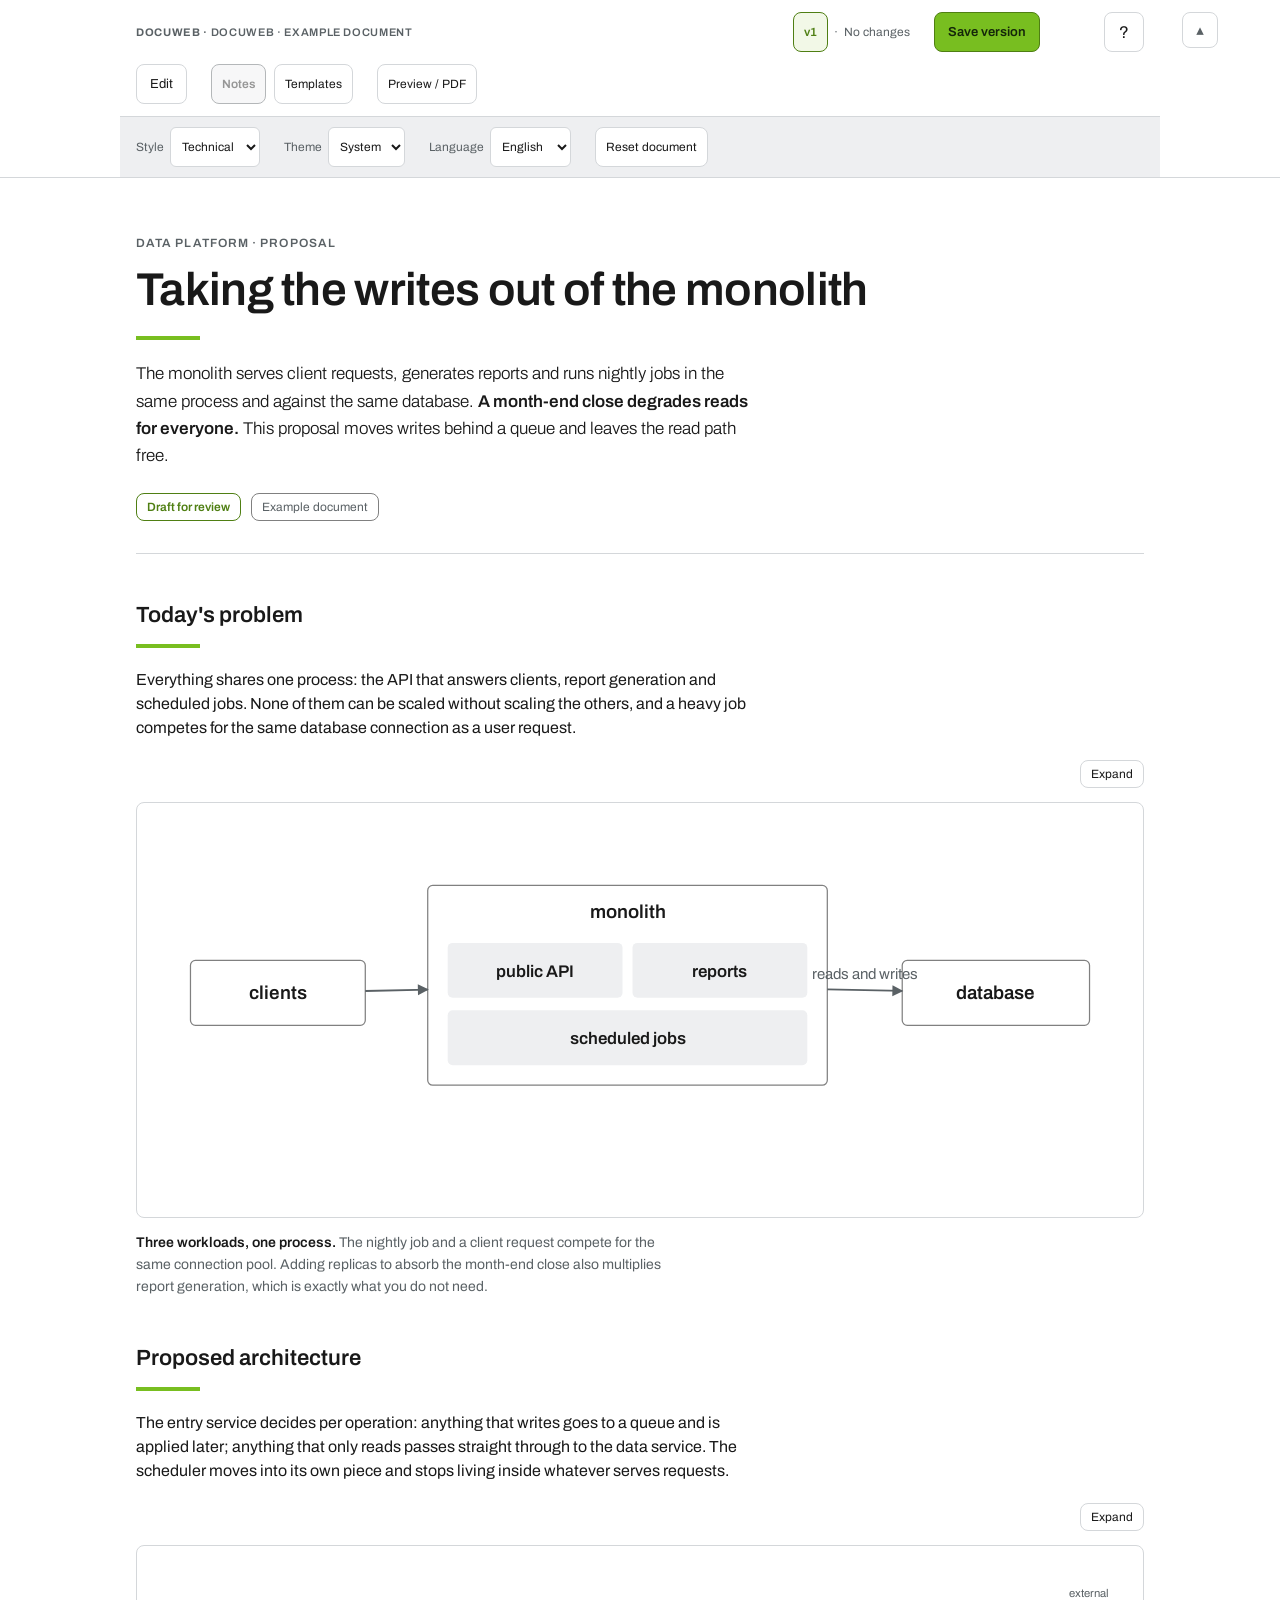
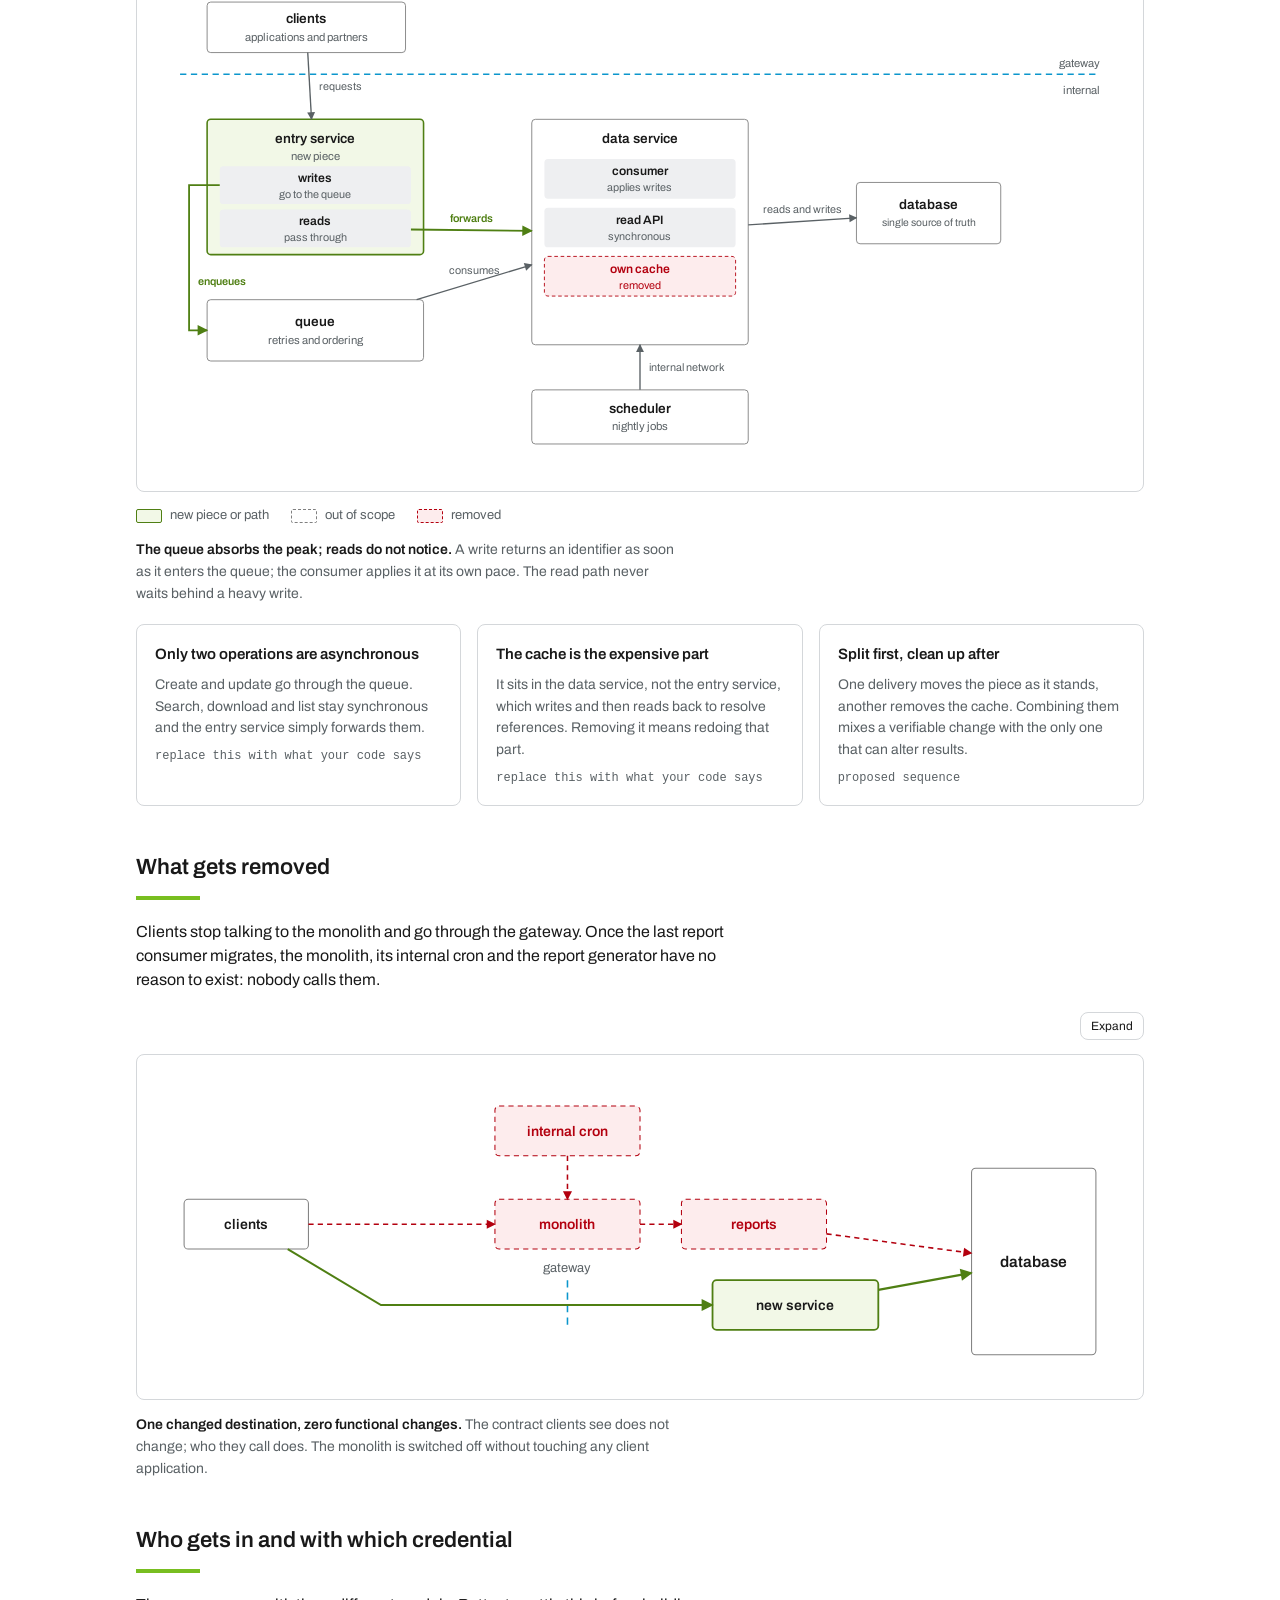
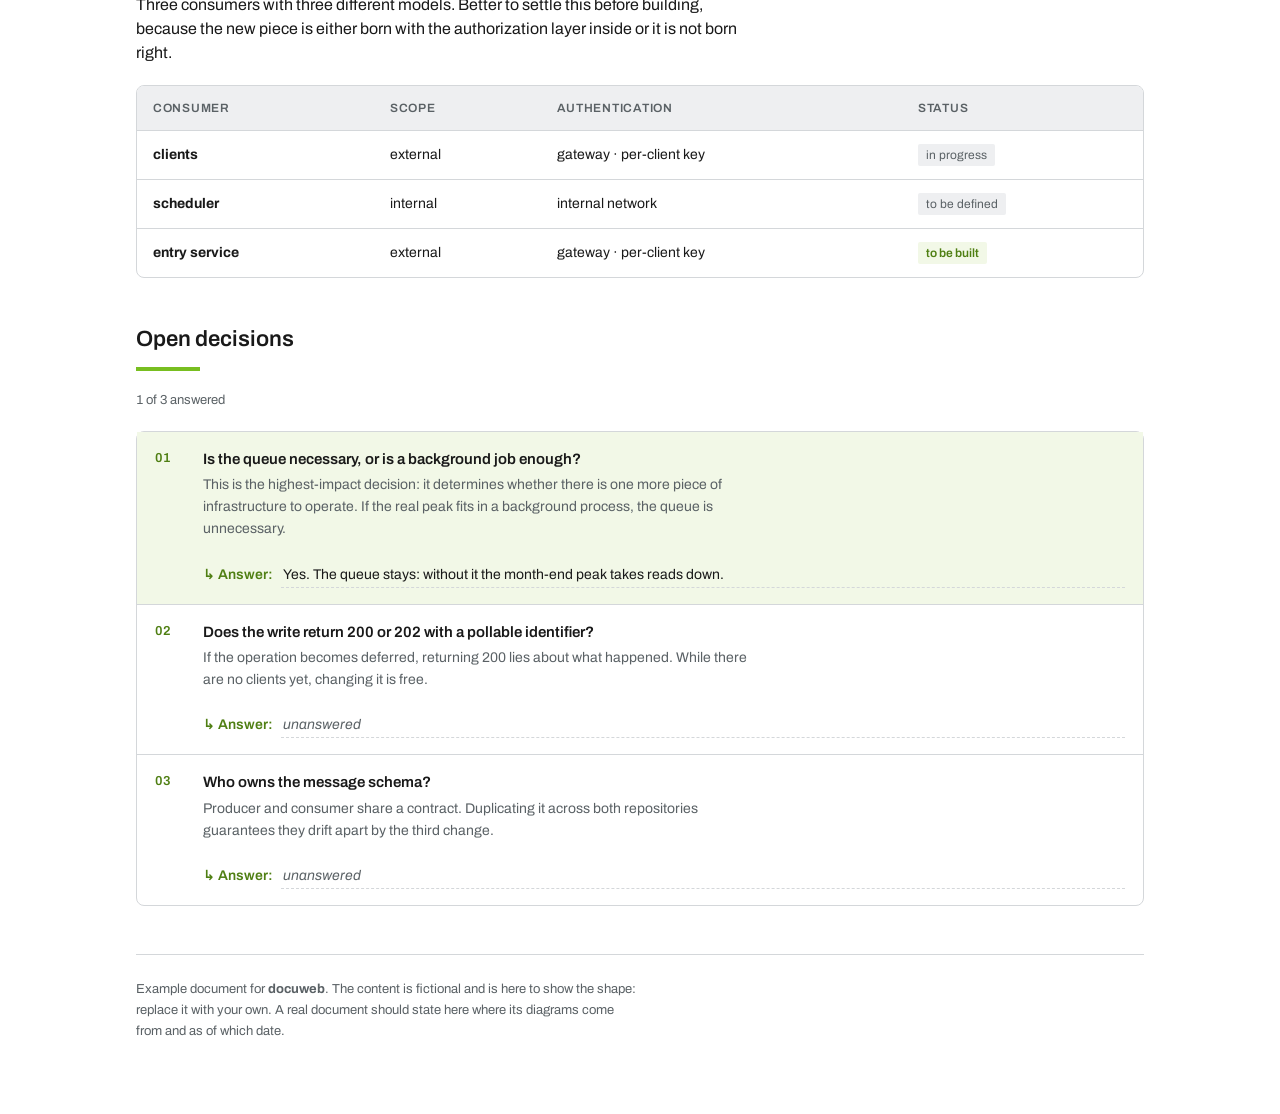
<file: index.html>
<!doctype html>
<html lang="en">
<head>
<meta charset="utf-8">
<meta name="viewport" content="width=device-width, initial-scale=1, viewport-fit=cover">
<meta name="color-scheme" content="light dark">
<title>Taking the writes out of the monolith</title>
<meta name="description" content="docuweb example document: editable diagrams, review notes, decision answers and versioning in a single HTML file.">
<link rel="preconnect" href="https://fonts.googleapis.com">
<link rel="preconnect" href="https://fonts.gstatic.com" crossorigin>
<link rel="stylesheet" href="https://fonts.googleapis.com/css2?family=Archivo:wght@300;400;600&display=swap">
<style>:root{--surface:#ffffff;--surface-2:#eeeff1;--ink:#191919;--ink-muted:#5a6165;--border:#d4d7da;--border-strong:#808080;--brand:#78be20;--brand-ink:#4f7f13;--brand-tint:#f2f8e7;--info:#0b96cc;--danger:#b3000f;--danger-tint:#fdeced;--note-tint:#e6f4fb;--note-ink:#0a6d94;--radius:4px}@media (prefers-color-scheme:dark){:root:not([data-theme="light"]){--surface:#16191b;--surface-2:#212629;--ink:#eef1f2;--ink-muted:#a4acb1;--border:#343b40;--border-strong:#5e676c;--brand:#8fd42e;--brand-ink:#a3dd52;--brand-tint:#1c2a11;--info:#4cb9e6;--danger:#ff7b7b;--danger-tint:#2c1517;--note-tint:#112c38;--note-ink:#6fcdf0}}:root[data-theme="dark"]{--surface:#16191b;--surface-2:#212629;--ink:#eef1f2;--ink-muted:#a4acb1;--border:#343b40;--border-strong:#5e676c;--brand:#8fd42e;--brand-ink:#a3dd52;--brand-tint:#1c2a11;--info:#4cb9e6;--danger:#ff7b7b;--danger-tint:#2c1517;--note-tint:#112c38;--note-ink:#6fcdf0}*{box-sizing:border-box}html,body{margin:0;padding:0}#document-content a{color:var(--brand-ink);text-underline-offset:2px}#document-content a:hover{color:var(--ink)}img{max-width:100%}[hidden]{display:none!important}body{container-type:inline-size;background:var(--surface);color:var(--ink);font-family:"Archivo",system-ui,-apple-system,"Segoe UI",sans-serif;line-height:1.5;-webkit-font-smoothing:antialiased}.page{max-width:1040px;margin:0 auto;padding-inline:16px;padding-block:32px 72px;display:flex;flex-direction:column;gap:56px}.appbar{position:sticky;top:env(safe-area-inset-top,0px);z-index:40;background:var(--surface);border-bottom:1px solid var(--border)}.appbar-inner{max-width:1040px;margin:0 auto;padding:10px 16px;display:flex;align-items:center;gap:10px;flex-wrap:wrap}.appbar .brandmark{font-size:12px;font-weight:600;letter-spacing:.09em;text-transform:uppercase;color:var(--ink-muted);margin-right:auto}.btn{font:inherit;font-size:13px;line-height:1;padding:9px 13px;border-radius:var(--radius);border:1px solid var(--border-strong);background:var(--surface);color:var(--ink);cursor:pointer;white-space:nowrap}.btn:hover{background:var(--surface-2)}.btn:focus-visible{outline:2px solid var(--info);outline-offset:2px}.btn[aria-pressed="true"]{background:var(--brand);border-color:var(--brand-ink);color:#14260a;font-weight:600}.btn--primary{background:var(--brand);border-color:var(--brand-ink);color:#14260a;font-weight:600}.btn--primary:hover{background:var(--brand-ink);color:#fff}.btn--ghost{border-color:var(--border)}.btn:disabled{opacity:.45;cursor:not-allowed}.btn--sm{padding:7px 10px;font-size:12px}.dirty{font-size:12px;color:var(--danger);font-weight:600;display:inline-flex;align-items:center;gap:6px}.dirty::before{content:"";width:7px;height:7px;border-radius:50%;background:var(--danger)}.saved{font-size:12px;color:var(--ink-muted)}.kicker{font-size:12px;font-weight:600;letter-spacing:.09em;text-transform:uppercase;color:var(--ink-muted);margin:0 0 12px}h1{font-size:clamp(30px,5vw,46px);line-height:1.14;font-weight:600;letter-spacing:-.015em;margin:0 0 20px;text-wrap:balance}h1::after{content:"";display:block;width:4rem;height:4px;background:var(--brand);margin-top:20px}.lede{font-size:17px;font-weight:300;line-height:1.6;max-width:62ch;margin:0}.lede strong{font-weight:600}.meta{display:flex;flex-wrap:wrap;gap:8px 10px;margin-top:24px}.pill{font-size:12px;line-height:1;padding:7px 10px;border:1px solid var(--border-strong);border-radius:var(--radius);color:var(--ink-muted)}.pill.is-draft{border-color:var(--brand-ink);color:var(--brand-ink);font-weight:600}section{display:flex;flex-direction:column;gap:20px}h2{font-size:24px;font-weight:600;line-height:1.25;margin:0;text-wrap:balance}h2::after{content:"";display:block;width:4rem;height:4px;background:var(--brand);margin-top:14px}h3{font-size:16px;font-weight:600;margin:0}p{margin:0;max-width:68ch}body.editing-content [data-measure]{position:relative}body.editing-content [data-measure]::after{content:"";position:absolute;top:0;right:-9px;width:11px;height:100%;cursor:ew-resize;border-right:2px solid var(--brand-ink);opacity:0}body.editing-content [data-measure]:hover::after{opacity:.35}body.editing-content [data-measure].is-measuring::after{opacity:1}code{font-family:ui-monospace,SFMono-Regular,"SF Mono",Menlo,monospace;font-size:.88em;background:var(--surface-2);padding:1px 5px;border-radius:2px}figure{margin:0;display:flex;flex-direction:column;gap:14px}.figtools{display:flex;flex-wrap:wrap;gap:8px;align-items:center;justify-content:flex-end}body.editing .figtools{justify-content:flex-start;padding:10px;border:1px solid var(--border);border-bottom:none;border-radius:var(--radius) var(--radius) 0 0;background:var(--surface-2)}.figtools .sep{flex:1}.figtools .hint{font-size:12px;color:var(--ink-muted)}figure.is-wide{width:100cqw;max-width:none;margin-inline:calc(50% - 50cqw);padding-inline:16px}figure.is-wide .canvas{border-radius:var(--radius)}.canvas{overflow:auto;border:1px solid var(--border);border-radius:var(--radius);background:var(--surface);padding:20px 16px}body.editing .canvas{border-radius:0 0 var(--radius) var(--radius)}.canvas svg{display:block;height:auto;width:100%}.canvas--wide svg{min-width:880px}.canvas--mid svg{min-width:640px}body.editing .canvas svg{touch-action:none}figcaption{font-size:14px;color:var(--ink-muted);max-width:68ch;line-height:1.55}figcaption b{color:var(--ink);font-weight:600}.legend{display:flex;flex-wrap:wrap;gap:10px 22px;font-size:13px;color:var(--ink-muted)}.legend span{display:inline-flex;align-items:center;gap:8px}.swatch{width:26px;height:14px;border-radius:2px;flex:none}.sw-new{background:var(--brand-tint);border:1.5px solid var(--brand-ink)}.sw-out{border:1px dashed var(--border-strong)}.sw-dead{background:var(--danger-tint);border:1px dashed var(--danger)}.n-box{fill:var(--surface);stroke:var(--border-strong);stroke-width:1}.n-new{fill:var(--brand-tint);stroke:var(--brand-ink);stroke-width:1.75}.n-out{fill:var(--surface);stroke:var(--border-strong);stroke-width:1;stroke-dasharray:5 4}.n-dead{fill:var(--danger-tint);stroke:var(--danger);stroke-width:1;stroke-dasharray:5 4}.n-chip{fill:var(--surface-2);stroke:none}.n-chipdead{fill:var(--danger-tint);stroke:var(--danger);stroke-width:1;stroke-dasharray:4 3}.n-divider{fill:none;stroke:var(--info);stroke-width:1.5;stroke-dasharray:7 5}.n-label{fill:none;stroke:none}.n-note{fill:var(--note-tint);stroke:var(--note-ink);stroke-width:1.25}.t-note{fill:var(--ink);font-size:12.5px}.t-noteby{fill:var(--note-ink);font-size:11px;font-weight:600}.e-note{stroke:var(--note-ink);stroke-width:1.25;fill:none;stroke-dasharray:3 3}.p-note{fill:var(--note-ink)}body.no-notes .note-layer{display:none}.t-title{fill:var(--ink);font-size:15px;font-weight:600}.t-title.sm{font-size:13.5px}.node-link{cursor:pointer}.node-link text:first-of-type{text-decoration:underline;text-underline-offset:2px}body.editing .node-link{cursor:default}.t-sub{fill:var(--ink-muted);font-size:12.5px}.t-sub.sm{font-size:12px}.t-dead{fill:var(--danger)}.t-edge{fill:var(--ink-muted);font-size:12px}.t-edge.new{fill:var(--brand-ink);font-weight:600}.t-edge.dead{fill:var(--danger)}.e-line{stroke:var(--ink-muted);stroke-width:1.5;fill:none}.e-new{stroke:var(--brand-ink);stroke-width:2;fill:none}.e-dead{stroke:var(--danger);stroke-width:1.5;fill:none;stroke-dasharray:5 4}.h-line{fill:var(--ink-muted)}.h-new{fill:var(--brand-ink)}.h-dead{fill:var(--danger)}.hit{fill:transparent;stroke:transparent;stroke-width:10}.hitlbl{fill:transparent;stroke:none}body.editing [data-elabel]{cursor:move}.canvas svg text{pointer-events:none;user-select:none;-webkit-user-select:none}body.editing .node,body.editing .edge{cursor:pointer}body.editing .node.dragging{cursor:grabbing}.sel-ring{fill:none;stroke:var(--info);stroke-width:2;stroke-dasharray:4 3;pointer-events:none}.marquee{fill:var(--info);fill-opacity:.08;stroke:var(--info);stroke-width:1;stroke-dasharray:4 3;pointer-events:none}.handle{fill:var(--surface);stroke:var(--info);stroke-width:1.75;cursor:nwse-resize}.wp{fill:var(--surface);stroke:var(--info);stroke-width:1.75;cursor:move}.anch{fill:var(--surface);stroke:var(--info);stroke-width:1.25;opacity:.55;cursor:pointer}.anch:hover{opacity:1;stroke-width:2}.anch.is-on{fill:var(--info);opacity:1}.endp{fill:var(--info);stroke:var(--surface);stroke-width:1.5;cursor:move}.connect-src{stroke:var(--info)!important;stroke-width:2.5!important}.props{position:fixed;right:16px;bottom:16px;z-index:50;width:360px;max-width:calc(100vw - 32px);background:var(--surface);border:1px solid var(--border-strong);border-radius:var(--radius);box-shadow:0 4px 20px rgba(25,25,25,.2);padding:16px;display:none;flex-direction:column;gap:12px;max-height:min(80vh,760px);overflow:auto}.props.open{display:flex}.props header{display:flex;align-items:center;gap:8px}.props header h3{font-size:14px;margin-right:auto}.field{display:flex;flex-direction:column;gap:5px}.field label{font-size:11px;font-weight:600;letter-spacing:.06em;text-transform:uppercase;color:var(--ink-muted)}.field input,.field select,.field textarea{font:inherit;font-size:13px;padding:8px 9px;border:1px solid var(--border-strong);border-radius:var(--radius);background:var(--surface);color:var(--ink);width:100%}.field textarea{resize:vertical;line-height:1.45;min-height:76px}.field input:focus,.field select:focus,.field textarea:focus{outline:2px solid var(--info);outline-offset:1px;border-color:var(--info)}.props-actions{display:flex;gap:8px;flex-wrap:wrap}.btn--danger{border-color:var(--danger);color:var(--danger)}.btn--danger:hover{background:var(--danger-tint)}.revbadge{font:inherit;font-size:12px;font-weight:600;line-height:1;padding:7px 10px;border-radius:var(--radius);border:1px solid var(--brand-ink);background:var(--brand-tint);color:var(--brand-ink);cursor:pointer;font-variant-numeric:tabular-nums}.revbadge:hover{background:var(--brand);color:#14260a}.revbadge:focus-visible{outline:2px solid var(--info);outline-offset:2px}.overlay{position:fixed;top:0;right:0;bottom:0;left:0;inset:0;z-index:60;background:rgba(25,25,25,.6);display:flex;align-items:safe center;justify-content:center;padding:16px}.modal{background:var(--surface);border:1px solid var(--border-strong);border-radius:var(--radius);padding:22px;width:420px;max-width:100%;max-height:min(85vh,760px);overflow:auto;display:flex;flex-direction:column;gap:14px;box-shadow:0 4px 20px rgba(25,25,25,.2)}.modal h3{font-size:18px}.modal .field input{width:100%}.modal p{font-size:13.5px;color:var(--ink-muted);line-height:1.5}.histlist{display:flex;flex-direction:column;gap:0;border:1px solid var(--border);border-radius:var(--radius)}.histrow{display:grid;grid-template-columns:44px 1fr;gap:12px;padding:12px 14px;border-bottom:1px solid var(--border);font-size:13.5px}.histrow:last-child{border-bottom:none}.histrow.is-current{background:var(--brand-tint)}.histrow .r{font-weight:600;color:var(--brand-ink);font-variant-numeric:tabular-nums}.histrow .who{color:var(--ink-muted);font-size:12.5px}.histempty{margin:0;padding:12px 14px;font-size:13.5px;color:var(--ink-muted)}.notice{display:none;gap:12px;align-items:flex-start;border:1px solid var(--brand-ink);background:var(--brand-tint);border-radius:var(--radius);padding:14px 16px;font-size:13.5px;line-height:1.5}.notice.open{display:flex}.notice p{margin:0;flex:1;color:var(--ink)}.notes{display:grid;grid-template-columns:repeat(auto-fit,minmax(260px,1fr));gap:16px}.note{border:1px solid var(--border);border-radius:var(--radius);padding:18px;display:flex;flex-direction:column;gap:8px}.note h3{font-size:15px}.note p{font-size:14px;color:var(--ink-muted);line-height:1.55}.note .src{font-size:12px;color:var(--ink-muted);font-family:ui-monospace,SFMono-Regular,Menlo,monospace}.tablewrap{overflow-x:auto;border:1px solid var(--border);border-radius:var(--radius)}table{border-collapse:collapse;width:100%;min-width:560px;font-size:14px}th,td{text-align:left;padding:13px 16px;border-bottom:1px solid var(--border);vertical-align:top}thead th{font-size:12px;font-weight:600;letter-spacing:.06em;text-transform:uppercase;color:var(--ink-muted);background:var(--surface-2)}tbody tr:last-child td{border-bottom:none}.tag{display:inline-block;font-size:12px;line-height:1;padding:5px 8px;border-radius:2px;background:var(--surface-2);color:var(--ink-muted);white-space:nowrap}.tag.is-new{background:var(--brand-tint);color:var(--brand-ink);font-weight:600}ol.decisions{margin:0;padding:0;list-style:none;border:1px solid var(--border);border-radius:var(--radius)}ol.decisions li{display:grid;grid-template-columns:34px 1fr;gap:14px;padding:16px 18px;border-bottom:1px solid var(--border)}ol.decisions li:last-child{border-bottom:none}ol.decisions li.is-answered{background:var(--brand-tint)}.num{font-size:13px;font-weight:600;color:var(--brand-ink);font-variant-numeric:tabular-nums;padding-top:1px}.decision-q{font-weight:600;font-size:15px;margin-bottom:4px}.decision-w{font-size:14px;color:var(--ink-muted);line-height:1.55}.answer{display:flex;gap:8px;align-items:flex-start;margin-top:10px}.answer .lbl{font-size:14px;font-weight:600;line-height:1.55;color:var(--brand-ink);white-space:nowrap}.answer textarea{flex:1;min-width:0;font:inherit;font-size:14px;line-height:1.55;color:var(--ink);background:transparent;border:0;border-bottom:1px dashed var(--border);border-radius:0;padding:0 2px 2px;margin:0;resize:none;overflow:hidden}.answer textarea::placeholder{color:var(--ink-muted);font-style:italic}.answer textarea:hover{border-bottom-color:var(--border-strong)}.answer textarea:focus{outline:none;border-bottom:1px solid var(--brand-ink)}.deccount{font-size:13px;color:var(--ink-muted);font-variant-numeric:tabular-nums}footer{border-top:1px solid var(--border);padding-top:24px;font-size:13px;color:var(--ink-muted);line-height:1.6;display:flex;flex-direction:column;gap:8px}footer p{max-width:72ch}@media (max-width:560px){.page{padding-block:24px 48px;gap:44px}ol.decisions li{grid-template-columns:24px 1fr;gap:10px;padding:14px}.props{left:16px;right:16px;bottom:8px;width:auto}}:root{--radius:8px}#document-content{display:flex;flex-direction:column;gap:48px;min-width:0}#document-content>header{padding:24px 0 32px;border-bottom:1px solid var(--border)}#document-content>section{min-width:0}.appbar-inner{position:relative;display:grid;grid-template-rows:1fr;padding:0;gap:0;align-items:stretch;transition:grid-template-rows .24s ease,opacity .18s ease}.appbar-stack{overflow:hidden;min-height:0;display:flex;flex-direction:column;align-items:stretch;gap:12px;padding:12px 16px 0;transition:visibility 0s,padding-top .24s ease}body.chrome-hidden .appbar-inner{grid-template-rows:0fr;opacity:0}body.chrome-hidden .appbar-stack{visibility:hidden;padding-top:0;transition:visibility 0s .24s,padding-top .24s ease}@media (prefers-reduced-motion:reduce){.appbar-inner{transition:none}body.chrome-hidden .appbar-stack{transition:none}}.appbar-heading,.appbar-actions,.menu-content,.appbar-preferences{display:flex;align-items:center;gap:8px}.appbar-heading{padding-right:104px;min-width:0}.document-identity{flex:1;min-width:0;overflow:hidden;text-overflow:ellipsis;white-space:nowrap;font-size:11px;letter-spacing:.06em;text-transform:uppercase;color:var(--ink-muted)}.appbar .brandmark{font-size:11px;letter-spacing:inherit;margin:0}.product-name{font-weight:700}.document-state{display:flex;align-items:center;gap:6px;white-space:nowrap;color:var(--ink-muted);font-size:12px;margin-right:16px}.appbar .revbadge{min-height:40px}.appbar .btn,.appbar select{min-height:40px;box-shadow:none;border-color:var(--border)}.appbar .btn[aria-pressed=true]{background:var(--surface-2);border-color:var(--ink-muted);color:var(--ink);font-weight:600}.appbar #btn-help{position:absolute;right:16px;top:12px;width:40px;font-size:17px}.appbar #btn-chrome{position:absolute;right:62px;top:12px;width:36px;min-height:36px;padding:0;font-size:15px;line-height:1;color:var(--ink-muted)}.appbar #btn-chrome:hover{color:var(--ink)}body.chrome-hidden .appbar{background:transparent;border-bottom-color:transparent}body.chrome-hidden .appbar #btn-chrome{right:16px;top:10px;width:auto;min-height:34px;padding:0 12px;gap:6px;font-size:13px;background:var(--surface);border-color:var(--border);box-shadow:0 1px 6px rgba(25,25,25,.12)}body.chrome-hidden .appbar #btn-chrome:hover{color:var(--ink);border-color:var(--border-strong)}.appbar #btn-save{margin-left:auto;border-color:var(--brand-ink)}.appbar:has(#status.dirty) #btn-save{outline:2px solid var(--brand-tint);outline-offset:2px}.appbar .dirty::before{display:none}.appbar-actions{gap:24px;flex-wrap:wrap}.appbar-preferences{background:var(--surface-2);margin:0 -16px;padding:10px 16px;border-top:1px solid var(--border);gap:24px;flex-wrap:wrap}.mobile-control,.mobile-label{display:none}.document-controls{display:flex;flex-wrap:wrap;gap:24px;align-items:center}.document-controls label{font-size:12px;color:var(--ink-muted);display:flex;gap:6px;align-items:center}.document-controls select{font:inherit;color:var(--ink);background:var(--surface);border:1px solid var(--border);border-radius:6px;padding:7px}.content-tools{display:none;padding:12px 0;border-top:1px solid var(--border);gap:8px;flex-wrap:wrap}body.editing-content .content-tools{display:flex}[contenteditable=true]{outline:1px dashed var(--border-strong);outline-offset:5px;cursor:text;white-space:pre-wrap;min-height:1.2em}[contenteditable=true]:focus{outline:2px solid var(--info);border-radius:2px}.metric-grid{display:grid;grid-template-columns:repeat(3,minmax(0,1fr));gap:16px}.metric{border:1px solid var(--border);border-radius:var(--radius);padding:22px;background:var(--surface-2)}.metric h3{font-size:13px;color:var(--ink-muted);margin-bottom:12px}.metric p{font-size:26px;font-weight:600;line-height:1.2}.callout{padding:22px;border-left:4px solid var(--brand-ink);background:var(--brand-tint);border-radius:0 var(--radius) var(--radius) 0;display:grid;gap:10px}.template-grid{display:grid;grid-template-columns:repeat(2,minmax(0,1fr));gap:12px;margin-top:18px}.template-card{white-space:normal;text-align:left;line-height:1.5;padding:20px;display:flex;flex-direction:column;gap:8px}.template-card small{font-size:12px;color:var(--ink-muted)}.template-preview{height:48px;display:flex;gap:5px;align-items:flex-end}.template-preview i{display:block;width:22%;background:var(--border);height:60%;border-radius:3px}.template-preview i:first-child{height:100%;background:var(--brand-ink)}:root[data-design=editorial] #document-content{gap:60px}:root[data-design=editorial] .page{max-width:920px}:root[data-design=editorial] #document-content h1{font:500 clamp(38px,6vw,62px)/1.08 Georgia,serif;letter-spacing:-.035em}:root[data-design=editorial] #document-content h2{font-family:Georgia,serif;font-size:30px;font-weight:500}:root[data-design=editorial] #document-content h2::after{display:none}:root[data-design=editorial] #document-content>section{padding-top:24px;border-top:1px solid var(--border)}:root[data-design=editorial] .lede{font-size:20px;line-height:1.7}:root[data-design=executive] #document-content>header{padding:32px;border-radius:14px;background:var(--surface-2);border:1px solid var(--border)}:root[data-design=executive] #document-content h1{font-size:clamp(32px,5vw,48px);max-width:22ch}:root[data-design=executive] #document-content h2::after{width:28px;height:3px;margin-top:10px}:root[data-design=executive] #document-content>section{gap:18px}:root[data-design=technical] #document-content h2{font-size:22px}:root[data-design=technical] .canvas{background-image:radial-gradient(var(--border) .6px,transparent .6px);background-size:16px 16px}.answer-print{display:none;white-space:pre-wrap;overflow-wrap:anywhere}ol.decisions li>.answer{grid-column:2;min-width:0}.answer-print{flex:1;min-width:0}.appearance-group{border-top:1px solid var(--border);margin-top:14px;padding-top:12px}.appearance-group summary{font-size:13px;font-weight:600;cursor:pointer;padding:4px 0}.appearance-fields{display:flex;flex-direction:column;gap:12px;padding-top:12px}.appearance-grid{display:grid;grid-template-columns:1fr 1fr;gap:10px}.color-controls{display:flex;gap:6px;align-items:center}.color-controls input[type=color]{width:40px;height:36px;padding:3px;flex:none;cursor:pointer}.color-controls input[type=text]{min-width:0;flex:1;font-family:monospace}.color-field>.btn{align-self:flex-start}.appearance-actions{border-top:1px solid var(--border);padding-top:12px;margin:12px 0}.section-controls{display:flex;gap:8px;flex-wrap:wrap;padding:10px;background:var(--surface-2);border:1px dashed var(--border);border-radius:var(--radius)}@media print{.section-controls{display:none!important}}#props-body{display:flex;flex-direction:column;gap:8px}.props>header{position:sticky;top:-16px;background:var(--surface);z-index:1;padding:10px 0}.tablewrap th,.tablewrap td{overflow-wrap:anywhere}@media(max-width:600px){.metric-grid,.template-grid{grid-template-columns:1fr}.appbar{position:static}.appbar-heading{padding:0}.document-state,.desktop-label,.product-name{display:none}.mobile-control,.mobile-label{display:inline-flex}.appbar .btn,.appbar select{min-height:44px}.appbar-inner{padding-bottom:12px;gap:8px}.appbar-actions{gap:8px;flex-wrap:nowrap;justify-content:space-between}.toolbar-menu{position:relative}.toolbar-menu .menu-content{display:none;position:absolute;top:calc(100% + 6px);left:0;z-index:45;padding:8px;min-width:180px;flex-direction:column;align-items:stretch;background:var(--surface);border:1px solid var(--border);border-radius:8px}.toolbar-menu.is-open .menu-content{display:flex}.secondary-menu{order:3}.secondary-menu .menu-content{left:auto;right:0}.appbar #btn-help{position:static;width:auto;font-size:13px}.appbar #btn-help::after{content:' ' attr(aria-label)}.appbar-preferences{display:none;margin-bottom:-12px}.appbar-preferences.is-open{display:flex}.document-controls{flex-direction:column;align-items:stretch;gap:8px}.document-controls label{justify-content:space-between}.document-controls select{min-width:60%}.document-controls{width:100%}:root[data-design=executive] #document-content>header{padding:22px}#document-content{gap:36px}}@page{size:A4;margin:17mm 16mm 18mm}@media print{:root,:root[data-theme],:root:not([data-theme=light]){--surface:#fff;--surface-2:#f3f4f5;--ink:#191919;--ink-muted:#50565a;--border:#c9cdd0;--border-strong:#747b80;--brand:#78be20;--brand-ink:#436d10;--brand-tint:#f2f8e7;--info:#096889;--danger:#a40014;--danger-tint:#fff0f0;--note-tint:#edf6fa;--note-ink:#075e80;color-scheme:light}*{-webkit-print-color-adjust:exact;print-color-adjust:exact}body{background:white;font-size:10pt}.appbar,.content-tools,.notice,.props,.overlay,.figtools,body.editing .figtools{display:none!important}.page{display:block!important;max-width:none!important;padding:0!important;margin:0!important}#document-content{display:block!important}#document-content>header{margin-bottom:9mm;padding-top:0}#document-content>section{display:block;margin:0 0 9mm;padding-top:0}#document-content>section>*+*{margin-top:4mm}#document-content h1{font-size:30pt!important}#document-content h2{font-size:18pt!important;break-after:avoid}h3{break-after:avoid}p,li{orphans:3;widows:3}figure,.metric,.note,.callout,ol.decisions li{break-inside:avoid}figure.is-wide{width:auto!important;margin-inline:0!important;padding-inline:0!important}.canvas{overflow:visible;padding:8px;background-image:none!important}.canvas svg{width:100%!important;min-width:0!important;max-height:180mm}.tablewrap{overflow:visible}table{width:100%;min-width:0!important;table-layout:fixed}thead{display:table-header-group}tr{break-inside:avoid}.answer textarea{display:none!important}.answer-print{display:block}[contenteditable]{outline:none!important}.sel-ring,.handle,.wp,.marquee{display:none!important}footer{margin-top:8mm;padding-top:4mm;border-top:1px solid var(--border)}}</style>
</head>
<body>

<div class="appbar">
  <button type="button" class="btn btn--sm" id="btn-chrome" aria-controls="appbar-stack" aria-expanded="true" aria-label="Ocultar la barra" title="Ocultar la barra">▴</button>
  <div class="appbar-inner" id="appbar-inner">
    <div class="appbar-stack" id="appbar-stack">
    <div class="appbar-heading">
    <button type="button" class="btn mobile-control" id="btn-menu" data-panel="preferences" aria-controls="preferences" aria-expanded="false" data-i18n-aria-label="appbar.preferences" aria-label="Preferencias">☰</button>
    <div class="document-identity"><span class="product-name">docuweb · </span><span class="brandmark">docuweb · example document</span></div>
    <div class="document-state" aria-live="polite">
    <button type="button" class="revbadge" id="btn-history" data-i18n-title="appbar.history.title" title="Ver el historial de versiones de este fichero">v1</button>
    <span aria-hidden="true">·</span><span id="status" class="saved" data-i18n="status.clean">Sin cambios</span>
    </div>
    <button type="button" class="btn btn--primary" id="btn-save"><span class="desktop-label" data-i18n="appbar.save">Guardar versión</span><span class="mobile-label" data-i18n="appbar.saveShort">Guardar</span></button>
    </div>
    <div class="appbar-actions">
    <button type="button" class="btn" id="btn-edit" aria-pressed="false" data-i18n-title="appbar.edit.title" title="Edita el texto y los diagramas del documento" data-i18n="appbar.edit">Editar</button>
    <div class="toolbar-menu secondary-menu" id="secondary-menu">
    <button type="button" class="btn mobile-control" data-panel="secondary-menu" aria-controls="secondary-actions" aria-expanded="false" data-i18n-aria-label="appbar.more" aria-label="Más">•••</button>
    <div class="menu-content" id="secondary-actions">
    <button type="button" class="btn btn--sm" id="btn-notes" aria-pressed="true" data-i18n-title="appbar.notes.title" title="Muestra u oculta las notas de revisión" data-i18n="appbar.notes">Notas</button>
    <button type="button" class="btn btn--sm btn--ghost" id="btn-help" data-i18n-title="appbar.help.title" data-i18n-aria-label="appbar.help" aria-label="Ayuda" title="Cómo se edita este documento">?</button>
    <button type="button" class="btn btn--sm" id="btn-templates" data-i18n="appbar.templates">Plantillas</button>
    </div></div>
    <button type="button" class="btn btn--sm" id="btn-print" data-i18n="appbar.print">Imprimir / PDF</button>
    </div>
    <div class="appbar-preferences" id="preferences">
    <div class="document-controls"><label><span data-i18n="appbar.style">Estilo</span> <select id="design-select"><option value="technical" data-i18n="style.technical">Técnico</option><option value="editorial" data-i18n="style.editorial">Editorial</option><option value="executive" data-i18n="style.executive">Ejecutivo</option></select></label><label><span data-i18n="appbar.theme">Tema</span> <select id="theme-select"><option value="auto" data-i18n="theme.auto">Sistema</option><option value="light" data-i18n="theme.light">Claro</option><option value="dark" data-i18n="theme.dark">Oscuro</option></select></label><label><span data-i18n="appbar.lang">Idioma</span> <select id="lang-select"><option value="es">Español</option><option value="en">English</option></select></label></div>
    <button type="button" class="btn btn--ghost btn--sm" id="btn-reset" data-i18n-title="appbar.reset.title" title="Vuelve al contenido y los ajustes guardados en este fichero" data-i18n="appbar.reset">Restablecer documento</button>
    </div>
    </div>
  </div>
</div>

<div class="page">

  <div class="notice" id="notice">
    <p id="notice-text"></p>
    <button type="button" class="btn btn--sm" id="notice-dismiss" data-i18n="notice.dismiss">Entendido</button>
  </div>

  <div id="document-content">
  <!-- ═══════════════ CONTENIDO DEL DOCUMENTO ═══════════════
       Todo lo que hay entre esta marca y la de cierre es tuyo.
       El resto del fichero es el motor: no hace falta tocarlo.
  ════════════════════════════════════════════════════════ -->
  <header>
    <p class="kicker">Data platform · proposal</p>
    <h1>Taking the writes out of the monolith</h1>
    <p class="lede">
      The monolith serves client requests, generates reports and runs nightly jobs in the same
      process and against the same database. <strong>A month-end close degrades reads for
      everyone.</strong> This proposal moves writes behind a queue and leaves the read path free.
    </p>
    <div class="meta">
      <span class="pill is-draft">Draft for review</span>
      <span class="pill">Example document</span>
    </div>
  </header>

  <section>
    <h2>Today's problem</h2>
    <p>
      Everything shares one process: the API that answers clients, report generation and scheduled
      jobs. None of them can be scaled without scaling the others, and a heavy job competes for the
      same database connection as a user request.
    </p>
    <figure data-fig="f1">
      <div class="figtools" data-tools="f1"></div>
      <div class="canvas canvas--mid"><svg data-svg="f1" role="img" aria-label="The monolith contains the public API, report generation and scheduled jobs, and all three compete for the same database."></svg></div>
      <figcaption>
        <b>Three workloads, one process.</b> The nightly job and a client request compete for the
        same connection pool. Adding replicas to absorb the month-end close also multiplies report
        generation, which is exactly what you do not need.
      </figcaption>
    </figure>
  </section>

  <section>
    <h2>Proposed architecture</h2>
    <p>
      The entry service decides per operation: anything that writes goes to a queue and is applied
      later; anything that only reads passes straight through to the data service. The scheduler
      moves into its own piece and stops living inside whatever serves requests.
    </p>
    <figure data-fig="f2">
      <div class="figtools" data-tools="f2"></div>
      <div class="canvas canvas--wide"><svg data-svg="f2" role="img" aria-label="Clients come in through a gateway to the entry service, which queues writes and forwards reads to the data service; the scheduler comes in over the internal network."></svg></div>
      <div class="legend">
        <span><i class="swatch sw-new"></i>new piece or path</span>
        <span><i class="swatch sw-out"></i>out of scope</span>
        <span><i class="swatch sw-dead"></i>removed</span>
      </div>
      <figcaption>
        <b>The queue absorbs the peak; reads do not notice.</b> A write returns an identifier as
        soon as it enters the queue; the consumer applies it at its own pace. The read path never
        waits behind a heavy write.
      </figcaption>
    </figure>

    <div class="notes">
      <div class="note">
        <h3>Only two operations are asynchronous</h3>
        <p>
          Create and update go through the queue. Search, download and list stay synchronous and the
          entry service simply forwards them.
        </p>
        <p class="src">replace this with what your code says</p>
      </div>
      <div class="note">
        <h3>The cache is the expensive part</h3>
        <p>
          It sits in the data service, not the entry service, which writes and then reads back to
          resolve references. Removing it means redoing that part.
        </p>
        <p class="src">replace this with what your code says</p>
      </div>
      <div class="note">
        <h3>Split first, clean up after</h3>
        <p>
          One delivery moves the piece as it stands, another removes the cache. Combining them mixes
          a verifiable change with the only one that can alter results.
        </p>
        <p class="src">proposed sequence</p>
      </div>
    </div>
  </section>

  <section>
    <h2>What gets removed</h2>
    <p>
      Clients stop talking to the monolith and go through the gateway. Once the last report consumer
      migrates, the monolith, its internal cron and the report generator have no reason to exist:
      nobody calls them.
    </p>
    <figure data-fig="f3">
      <div class="figtools" data-tools="f3"></div>
      <div class="canvas canvas--mid"><svg data-svg="f3" role="img" aria-label="Clients start calling the new service through the gateway; the monolith, the internal cron and report generation are switched off."></svg></div>
      <figcaption>
        <b>One changed destination, zero functional changes.</b> The contract clients see does not
        change; who they call does. The monolith is switched off without touching any client
        application.
      </figcaption>
    </figure>
  </section>

  <section>
    <h2>Who gets in and with which credential</h2>
    <p>
      Three consumers with three different models. Better to settle this before building, because
      the new piece is either born with the authorization layer inside or it is not born right.
    </p>
    <div class="tablewrap">
      <table>
        <thead><tr><th scope="col">Consumer</th><th scope="col">Scope</th><th scope="col">Authentication</th><th scope="col">Status</th></tr></thead>
        <tbody>
          <tr><td><b>clients</b></td><td>external</td><td>gateway · per-client key</td><td><span class="tag">in progress</span></td></tr>
          <tr><td><b>scheduler</b></td><td>internal</td><td>internal network</td><td><span class="tag">to be defined</span></td></tr>
          <tr><td><b>entry service</b></td><td>external</td><td>gateway · per-client key</td><td><span class="tag is-new">to be built</span></td></tr>
        </tbody>
      </table>
    </div>
  </section>

  <section>
    <h2>Open decisions</h2>
    <p class="deccount" id="dec-count"></p>
    <ol class="decisions">
      <li data-decision="1"><span class="num">01</span><div>
        <p class="decision-q">Is the queue necessary, or is a background job enough?</p>
        <p class="decision-w">This is the highest-impact decision: it determines whether there is one more piece of infrastructure to operate. If the real peak fits in a background process, the queue is unnecessary.</p>
      </div>
        <div class="answer"><span class="lbl">↳ Answer:</span><textarea data-answer="1" rows="1" placeholder="unanswered"></textarea></div>
      </li>
      <li data-decision="2"><span class="num">02</span><div>
        <p class="decision-q">Does the write return 200 or 202 with a pollable identifier?</p>
        <p class="decision-w">If the operation becomes deferred, returning 200 lies about what happened. While there are no clients yet, changing it is free.</p>
      </div>
        <div class="answer"><span class="lbl">↳ Answer:</span><textarea data-answer="2" rows="1" placeholder="unanswered"></textarea></div>
      </li>
      <li data-decision="3"><span class="num">03</span><div>
        <p class="decision-q">Who owns the message schema?</p>
        <p class="decision-w">Producer and consumer share a contract. Duplicating it across both repositories guarantees they drift apart by the third change.</p>
      </div>
        <div class="answer"><span class="lbl">↳ Answer:</span><textarea data-answer="3" rows="1" placeholder="unanswered"></textarea></div>
      </li>
    </ol>
  </section>

  <footer>
    <p>
      Example document for <b>docuweb</b>. The content is fictional and is here to show the shape:
      replace it with your own. A real document should state here where its diagrams come from and
      as of which date.
    </p>
  </footer>
  <!-- ═══════════════ FIN DEL CONTENIDO ═══════════════ -->
  </div>
  <div class="content-tools" data-i18n-aria-label="appbar.addContent" aria-label="Añadir contenido">
    <button class="btn btn--sm" type="button" data-add-block="header" data-i18n="add.header">+ Título</button>
    <button class="btn btn--sm" type="button" data-add-block="section" data-i18n="add.section">+ Sección</button>
    <button class="btn btn--sm" type="button" data-add-block="callout" data-i18n="add.callout">+ Aviso</button>
    <button class="btn btn--sm" type="button" data-add-block="table" data-i18n="add.table">+ Tabla</button>
    <button class="btn btn--sm" type="button" data-add-block="figure" data-i18n="add.diagram">+ Diagrama</button>
    <button class="btn btn--sm" type="button" data-add-block="decision" data-i18n="add.decision">+ Decisión</button>
    <button class="btn btn--sm" type="button" id="btn-link" data-i18n-title="add.link.title" title="Convierte el texto seleccionado en un enlace" data-i18n="add.link">Enlace</button>
    <button class="btn btn--sm" type="button" id="btn-content-undo" data-i18n="add.undo">Deshacer</button>
    <button class="btn btn--sm" type="button" id="btn-content-redo" data-i18n="add.redo">Rehacer</button>
  </div>
</div>

<div class="overlay" id="overlay" hidden>
  <div class="modal" role="dialog" aria-modal="true" aria-labelledby="modal-title">
    <h3 id="modal-title">Grabar versión</h3>
    <div id="modal-body"></div>
    <div class="props-actions" id="modal-actions"></div>
  </div>
</div>

<div class="props" id="props" role="dialog" data-i18n-aria-label="props.aria" aria-label="Propiedades del elemento seleccionado">
  <header>
    <h3 id="props-title" data-i18n="props.title">Propiedades</h3>
    <button type="button" class="btn btn--sm btn--ghost" id="props-close" data-i18n-aria-label="modal.close" aria-label="Cerrar" data-i18n="modal.close">Cerrar</button>
  </header>
  <div id="props-body"></div>
</div>

<script id="diagram-data" type="application/json">
{
  "version": 1,
  "meta": {"rev":1,"savedAt":"2026-09-21","savedBy":"","history":[]},
  "answers": {"1":"Yes. The queue stays: without it the month-end peak takes reads down."},
  "figures": {
    "f1": {
      "w": 780,
      "h": 300,
      "nodes": [
        {"id":"cli","x":30,"y":110,"w":140,"h":52,"kind":"box","title":"clients"},
        {"id":"mono","x":220,"y":50,"w":320,"h":160,"kind":"box","title":"monolith","top":true},
        {"id":"c1","x":236,"y":96,"w":140,"h":44,"kind":"chip","title":"public API","parent":"mono"},
        {"id":"c2","x":384,"y":96,"w":140,"h":44,"kind":"chip","title":"reports","parent":"mono"},
        {"id":"c3","x":236,"y":150,"w":288,"h":44,"kind":"chip","title":"scheduled jobs","parent":"mono"},
        {"id":"bd","x":600,"y":110,"w":150,"h":52,"kind":"box","title":"database"}
      ],
      "edges": [{"id":"e1","from":"cli","to":"mono","label":""},{"id":"e2","from":"mono","to":"bd","label":"reads and writes"}]
    },
    "f2": {
      "w": 1080,
      "h": 560,
      "nodes": [
        {"id":"zext","x":900,"y":18,"w":160,"h":20,"kind":"label","title":"external","align":"end"},
        {"id":"cli","x":60,"y":40,"w":220,"h":56,"kind":"box","title":"clients","sub":"applications and partners"},
        {"id":"div","x":30,"y":120,"w":1020,"h":0,"kind":"divider","title":"gateway","sub":"internal","align":"end"},
        {"id":"api","x":60,"y":170,"w":240,"h":150,"kind":"new","title":"entry service","sub":"new piece","top":true},
        {"id":"a1","x":74,"y":222,"w":212,"h":42,"kind":"chip","title":"writes","sub":"go to the queue","parent":"api"},
        {"id":"a2","x":74,"y":270,"w":212,"h":42,"kind":"chip","title":"reads","sub":"pass through","parent":"api"},
        {"id":"cola","x":60,"y":370,"w":240,"h":68,"kind":"box","title":"queue","sub":"retries and ordering"},
        {"id":"svc","x":420,"y":170,"w":240,"h":250,"kind":"box","title":"data service","top":true},
        {
          "id": "s1",
          "x": 434,
          "y": 214,
          "w": 212,
          "h": 44,
          "kind": "chip",
          "title": "consumer",
          "sub": "applies writes",
          "parent": "svc"
        },
        {"id":"s2","x":434,"y":268,"w":212,"h":44,"kind":"chip","title":"read API","sub":"synchronous","parent":"svc"},
        {"id":"s3","x":434,"y":322,"w":212,"h":44,"kind":"chipdead","title":"own cache","sub":"removed","parent":"svc"},
        {"id":"bd","x":780,"y":240,"w":160,"h":68,"kind":"box","title":"database","sub":"single source of truth"},
        {"id":"plan","x":420,"y":470,"w":240,"h":60,"kind":"box","title":"scheduler","sub":"nightly jobs"}
      ],
      "edges": [
        {"id":"e1","from":"cli","to":"api","label":"requests"},
        {
          "id": "e2",
          "from": "a1",
          "to": "cola",
          "label": "enqueues",
          "kind": "new",
          "fromAnchor": "w",
          "toAnchor": "w",
          "wps": [{"x":40,"y":243},{"x":40,"y":404}],
          "lo": {"dx":0,"dy":26}
        },
        {"id":"e3","from":"cola","to":"svc","label":"consumes"},
        {"id":"e4","from":"a2","to":"svc","label":"forwards","kind":"new"},
        {"id":"e5","from":"svc","to":"bd","label":"reads and writes"},
        {"id":"e6","from":"plan","to":"svc","label":"internal network"}
      ]
    },
    "f3": {
      "w": 940,
      "h": 280,
      "nodes": [
        {"id":"cli","x":30,"y":120,"w":120,"h":48,"kind":"box","title":"clients","small":true},
        {"id":"mono","x":330,"y":120,"w":140,"h":48,"kind":"dead","title":"monolith","small":true},
        {"id":"cron","x":330,"y":30,"w":140,"h":48,"kind":"dead","title":"internal cron","small":true},
        {"id":"inf","x":510,"y":120,"w":140,"h":48,"kind":"dead","title":"reports","small":true},
        {"id":"bd","x":790,"y":90,"w":120,"h":180,"kind":"box","title":"database"},
        {"id":"paso","x":400,"y":198,"w":0,"h":48,"kind":"divider","title":"gateway"},
        {"id":"api","x":540,"y":198,"w":160,"h":48,"kind":"new","title":"new service","small":true}
      ],
      "edges": [
        {"id":"e1","from":"cli","to":"mono","label":"","kind":"dead"},
        {"id":"e2","from":"mono","to":"inf","label":"","kind":"dead"},
        {"id":"e3","from":"inf","to":"bd","label":"","kind":"dead"},
        {"id":"e4","from":"cron","to":"mono","label":"","kind":"dead"},
        {"id":"e5","from":"cli","to":"api","label":"","kind":"new","wps":[{"x":220,"y":222}]},
        {"id":"e6","from":"api","to":"bd","label":"","kind":"new"}
      ]
    }
  }
}
</script>

<script id="template-data" type="application/json">[{"id":"propuesta-tecnica","title":"Propuesta técnica","description":"Del problema a una recomendación con alternativas y decisiones.","design":"technical","html":"<header><p class=\"kicker\">Documento de trabajo<\/p><h1>Título de la propuesta<\/h1><p class=\"lede\">Resume el cambio propuesto, a quién beneficia y por qué merece la pena.<\/p><div class=\"meta\"><span class=\"pill is-draft\">Borrador<\/span><span class=\"pill\">Fecha por completar<\/span><\/div><\/header><section><h2>Problema y alcance<\/h2><p>Describe el problema con evidencia. Delimita qué se incluye y qué queda fuera.<\/p><\/section><section><h2>Alternativas<\/h2><div class=\"tablewrap\"><table><thead><tr><th>Opción<\/th><th>Beneficio<\/th><th>Coste o limitación<\/th><\/tr><\/thead><tbody><tr><td>Situación actual<\/td><td>Por documentar<\/td><td>Por documentar<\/td><\/tr><tr><td>Propuesta<\/td><td>Por documentar<\/td><td>Por documentar<\/td><\/tr><\/tbody><\/table><\/div><\/section><section><h2>Arquitectura propuesta<\/h2><figure data-fig=\"f1\"><div class=\"figtools\" data-tools=\"f1\"><\/div><div class=\"canvas canvas--mid\"><svg data-svg=\"f1\" role=\"img\" aria-label=\"Entrada, proceso y resultado\"><\/svg><\/div><figcaption>Explica qué cambia y qué información pasa entre las piezas.<\/figcaption><\/figure><\/section><section><h2>Validación y riesgos<\/h2><p>Define cómo comprobar el resultado, qué podría fallar y cómo revertir el cambio.<\/p><\/section><section><h2>Decisión pendiente<\/h2><p class=\"deccount\" id=\"dec-count\"><\/p><ol class=\"decisions\"><li data-decision=\"1\"><span class=\"num\">01<\/span><div><p class=\"decision-q\">¿Se aprueba la propuesta?<\/p><p class=\"decision-w\">Indica responsable, condiciones y fecha de revisión.<\/p><\/div><div class=\"answer\"><span class=\"lbl\">Respuesta:<\/span><textarea data-answer=\"1\" rows=\"1\" placeholder=\"sin responder\"><\/textarea><\/div><\/li><\/ol><\/section><footer><p>Fuentes, responsable y fecha de actualización: por completar.<\/p><\/footer>","figures":{"f1":{"w":704,"h":224,"nodes":[{"id":"n0","x":32,"y":64,"w":176,"h":64,"kind":"box","title":"Entrada"},{"id":"n1","x":256,"y":64,"w":176,"h":64,"kind":"new","title":"Proceso"},{"id":"n2","x":480,"y":64,"w":176,"h":64,"kind":"box","title":"Resultado"}],"edges":[{"id":"e0","from":"n0","to":"n1","label":"envía"},{"id":"e1","from":"n1","to":"n2","label":"envía"}]}},"i18n":{"en":{"title":"Technical proposal","description":"From the problem to a recommendation, with alternatives and decisions.","html":"<header><p class=\"kicker\">Working document<\/p><h1>Proposal title<\/h1><p class=\"lede\">Summarise the proposed change, who benefits and why it is worth it.<\/p><div class=\"meta\"><span class=\"pill is-draft\">Draft<\/span><span class=\"pill\">Date to be filled in<\/span><\/div><\/header><section><h2>Problem and scope<\/h2><p>Describe the problem with evidence. Delimit what is included and what is left out.<\/p><\/section><section><h2>Alternatives<\/h2><div class=\"tablewrap\"><table><thead><tr><th>Option<\/th><th>Benefit<\/th><th>Cost or limitation<\/th><\/tr><\/thead><tbody><tr><td>Current situation<\/td><td>To be documented<\/td><td>To be documented<\/td><\/tr><tr><td>Proposal<\/td><td>To be documented<\/td><td>To be documented<\/td><\/tr><\/tbody><\/table><\/div><\/section><section><h2>Proposed architecture<\/h2><figure data-fig=\"f1\"><div class=\"figtools\" data-tools=\"f1\"><\/div><div class=\"canvas canvas--mid\"><svg data-svg=\"f1\" role=\"img\" aria-label=\"Input, process and output\"><\/svg><\/div><figcaption>Explain what changes and what information moves between the pieces.<\/figcaption><\/figure><\/section><section><h2>Validation and risks<\/h2><p>Define how to check the result, what could fail and how to revert the change.<\/p><\/section><section><h2>Pending decision<\/h2><p class=\"deccount\" id=\"dec-count\"><\/p><ol class=\"decisions\"><li data-decision=\"1\"><span class=\"num\">01<\/span><div><p class=\"decision-q\">Is the proposal approved?<\/p><p class=\"decision-w\">State the owner, the conditions and the review date.<\/p><\/div><div class=\"answer\"><span class=\"lbl\">Answer:<\/span><textarea data-answer=\"1\" rows=\"1\" placeholder=\"unanswered\"><\/textarea><\/div><\/li><\/ol><\/section><footer><p>Sources, owner and date of last update: to be completed.<\/p><\/footer>","figures":{"f1":{"w":704,"h":224,"nodes":[{"id":"n0","x":32,"y":64,"w":176,"h":64,"kind":"box","title":"Input"},{"id":"n1","x":256,"y":64,"w":176,"h":64,"kind":"new","title":"Process"},{"id":"n2","x":480,"y":64,"w":176,"h":64,"kind":"box","title":"Output"}],"edges":[{"id":"e0","from":"n0","to":"n1","label":"sends"},{"id":"e1","from":"n1","to":"n2","label":"sends"}]}}}}},{"id":"informe-ejecutivo","title":"Informe ejecutivo","description":"Hallazgos, indicadores y próximos pasos para decidir.","design":"executive","html":"<header><p class=\"kicker\">Documento de trabajo<\/p><h1>Título del informe<\/h1><p class=\"lede\">Escribe la conclusión principal y la decisión que necesita el lector.<\/p><div class=\"meta\"><span class=\"pill is-draft\">Borrador<\/span><span class=\"pill\">Fecha por completar<\/span><\/div><\/header><section><h2>Indicadores<\/h2><div class=\"metric-grid\"><div class=\"metric\"><h3>Resultado<\/h3><p>Por medir<\/p><\/div><div class=\"metric\"><h3>Plazo<\/h3><p>Por medir<\/p><\/div><div class=\"metric\"><h3>Recursos<\/h3><p>Por medir<\/p><\/div><\/div><\/section><section><h2>Hallazgos<\/h2><p>Resume los hallazgos y explica la evidencia que los sostiene.<\/p><\/section><section><div class=\"callout\"><h3>Recomendación<\/h3><p>Describe la acción recomendada y su efecto esperado.<\/p><\/div><\/section><section><h2>Próximos pasos<\/h2><div class=\"tablewrap\"><table><thead><tr><th>Acción<\/th><th>Responsable<\/th><th>Fecha<\/th><\/tr><\/thead><tbody><tr><td>Por definir<\/td><td>Por asignar<\/td><td>Por acordar<\/td><\/tr><tr><td>Por definir<\/td><td>Por asignar<\/td><td>Por acordar<\/td><\/tr><\/tbody><\/table><\/div><\/section><section><h2>Decisión pendiente<\/h2><p class=\"deccount\" id=\"dec-count\"><\/p><ol class=\"decisions\"><li data-decision=\"1\"><span class=\"num\">01<\/span><div><p class=\"decision-q\">¿Qué acción se autoriza?<\/p><p class=\"decision-w\">Indica alcance, responsable y recursos acordados.<\/p><\/div><div class=\"answer\"><span class=\"lbl\">Respuesta:<\/span><textarea data-answer=\"1\" rows=\"1\" placeholder=\"sin responder\"><\/textarea><\/div><\/li><\/ol><\/section><footer><p>Fuentes, responsable y fecha de actualización: por completar.<\/p><\/footer>","figures":{},"i18n":{"en":{"title":"Executive report","description":"Findings, indicators and next steps to decide on.","html":"<header><p class=\"kicker\">Working document<\/p><h1>Report title<\/h1><p class=\"lede\">Write the main conclusion and the decision the reader needs.<\/p><div class=\"meta\"><span class=\"pill is-draft\">Draft<\/span><span class=\"pill\">Date to be filled in<\/span><\/div><\/header><section><h2>Indicators<\/h2><div class=\"metric-grid\"><div class=\"metric\"><h3>Result<\/h3><p>To be measured<\/p><\/div><div class=\"metric\"><h3>Deadline<\/h3><p>To be measured<\/p><\/div><div class=\"metric\"><h3>Resources<\/h3><p>To be measured<\/p><\/div><\/div><\/section><section><h2>Findings<\/h2><p>Summarise the findings and explain the evidence behind them.<\/p><\/section><section><div class=\"callout\"><h3>Recommendation<\/h3><p>Describe the recommended action and its expected effect.<\/p><\/div><\/section><section><h2>Next steps<\/h2><div class=\"tablewrap\"><table><thead><tr><th>Action<\/th><th>Owner<\/th><th>Date<\/th><\/tr><\/thead><tbody><tr><td>To be defined<\/td><td>To be assigned<\/td><td>To be agreed<\/td><\/tr><tr><td>To be defined<\/td><td>To be assigned<\/td><td>To be agreed<\/td><\/tr><\/tbody><\/table><\/div><\/section><section><h2>Pending decision<\/h2><p class=\"deccount\" id=\"dec-count\"><\/p><ol class=\"decisions\"><li data-decision=\"1\"><span class=\"num\">01<\/span><div><p class=\"decision-q\">Which action is authorised?<\/p><p class=\"decision-w\">State the scope, the owner and the resources agreed.<\/p><\/div><div class=\"answer\"><span class=\"lbl\">Answer:<\/span><textarea data-answer=\"1\" rows=\"1\" placeholder=\"unanswered\"><\/textarea><\/div><\/li><\/ol><\/section><footer><p>Sources, owner and date of last update: to be completed.<\/p><\/footer>"}}},{"id":"plan-proyecto","title":"Plan de proyecto","description":"Objetivos, fases, responsables y riesgos en un mismo documento.","design":"executive","html":"<header><p class=\"kicker\">Documento de trabajo<\/p><h1>Nombre del proyecto<\/h1><p class=\"lede\">Describe el resultado que se busca y cómo se medirá su éxito.<\/p><div class=\"meta\"><span class=\"pill is-draft\">Borrador<\/span><span class=\"pill\">Fecha por completar<\/span><\/div><\/header><section><h2>Objetivo y alcance<\/h2><p>Define entregables, criterios de aceptación y exclusiones.<\/p><\/section><section><h2>Fases e hitos<\/h2><div class=\"tablewrap\"><table><thead><tr><th>Fase<\/th><th>Entregable<\/th><th>Responsable<\/th><th>Fecha<\/th><\/tr><\/thead><tbody><tr><td>Preparación<\/td><td>Por definir<\/td><td>Por asignar<\/td><td>Por acordar<\/td><\/tr><tr><td>Ejecución<\/td><td>Por definir<\/td><td>Por asignar<\/td><td>Por acordar<\/td><\/tr><tr><td>Validación<\/td><td>Por definir<\/td><td>Por asignar<\/td><td>Por acordar<\/td><\/tr><\/tbody><\/table><\/div><\/section><section><h2>Riesgos y dependencias<\/h2><div class=\"tablewrap\"><table><thead><tr><th>Riesgo<\/th><th>Impacto<\/th><th>Mitigación<\/th><\/tr><\/thead><tbody><tr><td>Por identificar<\/td><td>Por evaluar<\/td><td>Por definir<\/td><\/tr><\/tbody><\/table><\/div><\/section><section><h2>Decisión pendiente<\/h2><p class=\"deccount\" id=\"dec-count\"><\/p><ol class=\"decisions\"><li data-decision=\"1\"><span class=\"num\">01<\/span><div><p class=\"decision-q\">¿Se confirma el alcance y el calendario?<\/p><p class=\"decision-w\">Recoge las condiciones necesarias para iniciar el proyecto.<\/p><\/div><div class=\"answer\"><span class=\"lbl\">Respuesta:<\/span><textarea data-answer=\"1\" rows=\"1\" placeholder=\"sin responder\"><\/textarea><\/div><\/li><\/ol><\/section><footer><p>Fuentes, responsable y fecha de actualización: por completar.<\/p><\/footer>","figures":{},"i18n":{"en":{"title":"Project plan","description":"Goals, phases, owners and risks in a single document.","html":"<header><p class=\"kicker\">Working document<\/p><h1>Project name<\/h1><p class=\"lede\">Describe the result you are after and how its success will be measured.<\/p><div class=\"meta\"><span class=\"pill is-draft\">Draft<\/span><span class=\"pill\">Date to be filled in<\/span><\/div><\/header><section><h2>Goal and scope<\/h2><p>Define deliverables, acceptance criteria and exclusions.<\/p><\/section><section><h2>Phases and milestones<\/h2><div class=\"tablewrap\"><table><thead><tr><th>Phase<\/th><th>Deliverable<\/th><th>Owner<\/th><th>Date<\/th><\/tr><\/thead><tbody><tr><td>Preparation<\/td><td>To be defined<\/td><td>To be assigned<\/td><td>To be agreed<\/td><\/tr><tr><td>Execution<\/td><td>To be defined<\/td><td>To be assigned<\/td><td>To be agreed<\/td><\/tr><tr><td>Validation<\/td><td>To be defined<\/td><td>To be assigned<\/td><td>To be agreed<\/td><\/tr><\/tbody><\/table><\/div><\/section><section><h2>Risks and dependencies<\/h2><div class=\"tablewrap\"><table><thead><tr><th>Risk<\/th><th>Impact<\/th><th>Mitigation<\/th><\/tr><\/thead><tbody><tr><td>To be identified<\/td><td>To be assessed<\/td><td>To be defined<\/td><\/tr><\/tbody><\/table><\/div><\/section><section><h2>Pending decision<\/h2><p class=\"deccount\" id=\"dec-count\"><\/p><ol class=\"decisions\"><li data-decision=\"1\"><span class=\"num\">01<\/span><div><p class=\"decision-q\">Are the scope and the schedule confirmed?<\/p><p class=\"decision-w\">Collect the conditions needed to start the project.<\/p><\/div><div class=\"answer\"><span class=\"lbl\">Answer:<\/span><textarea data-answer=\"1\" rows=\"1\" placeholder=\"unanswered\"><\/textarea><\/div><\/li><\/ol><\/section><footer><p>Sources, owner and date of last update: to be completed.<\/p><\/footer>"}}},{"id":"comparacion-alternativas","title":"Comparación de alternativas","description":"Criterios, evidencias y compromisos para justificar una elección.","design":"editorial","html":"<header><p class=\"kicker\">Documento de trabajo<\/p><h1>Comparación de alternativas<\/h1><p class=\"lede\">Explica la necesidad y cuáles son las opciones que se están evaluando.<\/p><div class=\"meta\"><span class=\"pill is-draft\">Borrador<\/span><span class=\"pill\">Fecha por completar<\/span><\/div><\/header><section><h2>Criterios de evaluación<\/h2><p>Define qué importa y cómo se evaluará cada criterio antes de puntuar las opciones.<\/p><\/section><section><h2>Comparación<\/h2><div class=\"tablewrap\"><table><thead><tr><th>Criterio<\/th><th>Alternativa A<\/th><th>Alternativa B<\/th><\/tr><\/thead><tbody><tr><td>Adecuación<\/td><td>Por evaluar<\/td><td>Por evaluar<\/td><\/tr><tr><td>Coste total<\/td><td>Por estimar<\/td><td>Por estimar<\/td><\/tr><tr><td>Riesgo<\/td><td>Por evaluar<\/td><td>Por evaluar<\/td><\/tr><tr><td>Plazo<\/td><td>Por estimar<\/td><td>Por estimar<\/td><\/tr><\/tbody><\/table><\/div><\/section><section><h2>Recomendación y compromisos<\/h2><p>Justifica la elección con evidencia y explicita qué se acepta perder.<\/p><\/section><section><h2>Decisión pendiente<\/h2><p class=\"deccount\" id=\"dec-count\"><\/p><ol class=\"decisions\"><li data-decision=\"1\"><span class=\"num\">01<\/span><div><p class=\"decision-q\">¿Qué alternativa se elige?<\/p><p class=\"decision-w\">Anota las condiciones de la elección y cuándo revisarla.<\/p><\/div><div class=\"answer\"><span class=\"lbl\">Respuesta:<\/span><textarea data-answer=\"1\" rows=\"1\" placeholder=\"sin responder\"><\/textarea><\/div><\/li><\/ol><\/section><footer><p>Fuentes, responsable y fecha de actualización: por completar.<\/p><\/footer>","figures":{},"i18n":{"en":{"title":"Comparison of alternatives","description":"Criteria, evidence and trade-offs to justify a choice.","html":"<header><p class=\"kicker\">Working document<\/p><h1>Comparison of alternatives<\/h1><p class=\"lede\">Explain the need and which options are being evaluated.<\/p><div class=\"meta\"><span class=\"pill is-draft\">Draft<\/span><span class=\"pill\">Date to be filled in<\/span><\/div><\/header><section><h2>Evaluation criteria<\/h2><p>Define what matters and how each criterion will be evaluated before scoring the options.<\/p><\/section><section><h2>Comparison<\/h2><div class=\"tablewrap\"><table><thead><tr><th>Criterion<\/th><th>Option A<\/th><th>Option B<\/th><\/tr><\/thead><tbody><tr><td>Fit<\/td><td>To be assessed<\/td><td>To be assessed<\/td><\/tr><tr><td>Total cost<\/td><td>To be estimated<\/td><td>To be estimated<\/td><\/tr><tr><td>Risk<\/td><td>To be assessed<\/td><td>To be assessed<\/td><\/tr><tr><td>Timeline<\/td><td>To be estimated<\/td><td>To be estimated<\/td><\/tr><\/tbody><\/table><\/div><\/section><section><h2>Recommendation and trade-offs<\/h2><p>Justify the choice with evidence and state what you accept losing.<\/p><\/section><section><h2>Pending decision<\/h2><p class=\"deccount\" id=\"dec-count\"><\/p><ol class=\"decisions\"><li data-decision=\"1\"><span class=\"num\">01<\/span><div><p class=\"decision-q\">Which alternative is chosen?<\/p><p class=\"decision-w\">Note the conditions of the choice and when to review it.<\/p><\/div><div class=\"answer\"><span class=\"lbl\">Answer:<\/span><textarea data-answer=\"1\" rows=\"1\" placeholder=\"unanswered\"><\/textarea><\/div><\/li><\/ol><\/section><footer><p>Sources, owner and date of last update: to be completed.<\/p><\/footer>"}}},{"id":"registro-decision","title":"Registro de decisión","description":"Contexto, decisión, consecuencias y condiciones de revisión.","design":"editorial","html":"<header><p class=\"kicker\">Documento de trabajo<\/p><h1>Título de la decisión<\/h1><p class=\"lede\">Resume el asunto que requiere una decisión y su ámbito.<\/p><div class=\"meta\"><span class=\"pill is-draft\">Borrador<\/span><span class=\"pill\">Fecha por completar<\/span><\/div><\/header><section><h2>Contexto<\/h2><p>Describe las restricciones, antecedentes y hechos que motivan la decisión.<\/p><\/section><section><h2>Alternativas consideradas<\/h2><p>Explica las opciones evaluadas y por qué se descartan o se mantienen.<\/p><\/section><section><h2>Decisión pendiente<\/h2><p class=\"deccount\" id=\"dec-count\"><\/p><ol class=\"decisions\"><li data-decision=\"1\"><span class=\"num\">01<\/span><div><p class=\"decision-q\">¿Cuál es la decisión acordada?<\/p><p class=\"decision-w\">Registra la resolución, quién la toma y en qué fecha.<\/p><\/div><div class=\"answer\"><span class=\"lbl\">Respuesta:<\/span><textarea data-answer=\"1\" rows=\"1\" placeholder=\"sin responder\"><\/textarea><\/div><\/li><\/ol><\/section><section><h2>Consecuencias<\/h2><p>Describe beneficios, costes, riesgos y obligaciones que se aceptan.<\/p><\/section><section><h2>Cuándo revisar<\/h2><p>Define señales o cambios de contexto que justificarían revisar la decisión.<\/p><\/section><footer><p>Fuentes, responsable y fecha de actualización: por completar.<\/p><\/footer>","figures":{},"i18n":{"en":{"title":"Decision record","description":"Context, decision, consequences and review conditions.","html":"<header><p class=\"kicker\">Working document<\/p><h1>Decision title<\/h1><p class=\"lede\">Summarise the matter that needs a decision and its scope.<\/p><div class=\"meta\"><span class=\"pill is-draft\">Draft<\/span><span class=\"pill\">Date to be filled in<\/span><\/div><\/header><section><h2>Context<\/h2><p>Describe the constraints, background and facts that motivate the decision.<\/p><\/section><section><h2>Alternatives considered<\/h2><p>Explain the options evaluated and why they are discarded or kept.<\/p><\/section><section><h2>Pending decision<\/h2><p class=\"deccount\" id=\"dec-count\"><\/p><ol class=\"decisions\"><li data-decision=\"1\"><span class=\"num\">01<\/span><div><p class=\"decision-q\">What is the agreed decision?<\/p><p class=\"decision-w\">Record the resolution, who takes it and on what date.<\/p><\/div><div class=\"answer\"><span class=\"lbl\">Answer:<\/span><textarea data-answer=\"1\" rows=\"1\" placeholder=\"unanswered\"><\/textarea><\/div><\/li><\/ol><\/section><section><h2>Consequences<\/h2><p>Describe the benefits, costs, risks and obligations that are accepted.<\/p><\/section><section><h2>When to review<\/h2><p>Define the signals or context changes that would justify revisiting the decision.<\/p><\/section><footer><p>Sources, owner and date of last update: to be completed.<\/p><\/footer>"}}}]</script>
<script id="i18n-data" type="application/json">{"keys":["add.callout","add.decision","add.diagram","add.header","add.link","add.link.title","add.redo","add.section","add.table","add.undo","anchor.auto","anchor.e","anchor.n","anchor.ne","anchor.nw","anchor.s","anchor.se","anchor.sw","anchor.w","answers.aria","answers.count.all.many","answers.count.all.one","answers.count.none.many","answers.count.none.one","answers.count.some","answers.label","answers.placeholder","answers.printEmpty","appbar.addContent","appbar.chrome.hide","appbar.chrome.short","appbar.chrome.show","appbar.edit","appbar.edit.title","appbar.finishEdit","appbar.help","appbar.help.title","appbar.history.title","appbar.lang","appbar.more","appbar.notes","appbar.notes.count","appbar.notes.hidden","appbar.notes.none","appbar.notes.title","appbar.preferences","appbar.print","appbar.reset","appbar.reset.title","appbar.save","appbar.saveShort","appbar.style","appbar.templates","appbar.theme","appear.align","appear.align.end","appear.align.middle","appear.align.start","appear.auto","appear.auto.title","appear.bold","appear.bold.bold","appear.bold.normal","appear.cap.butt","appear.cap.round","appear.cap.square","appear.copy","appear.dash","appear.dash.dashdot","appear.dash.dashed","appear.dash.dotted","appear.dash.longdash","appear.dash.solid","appear.endHead","appear.fill","appear.fillOpacity","appear.fontSize","appear.fromKind","appear.group.ends","appear.group.plain","appear.group.stroke","appear.group.text","appear.head.arrow","appear.head.circle","appear.head.diamond","appear.head.none","appear.head.open","appear.italic","appear.italic.italic","appear.italic.normal","appear.linecap","appear.mixedShort","appear.mixedValues","appear.noFill","appear.none","appear.opacity","appear.paste","appear.preset","appear.preset.card","appear.preset.choose","appear.preset.heading","appear.preset.panel","appear.preset.placeholder","appear.radius","appear.reset","appear.route","appear.route.curve","appear.route.rounded","appear.route.straight","appear.shadow","appear.shadow.soft","appear.startHead","appear.stroke","appear.strokeWidth","appear.textColor","block.deleteFooter","block.deleteHeader","block.deleteSection","block.down","block.footer","block.header","block.section","block.up","confirm.reset","date.months","doc.untitled","help.b1.h","help.b1.p","help.b10.h","help.b10.p","help.b11.h","help.b11.p","help.b12.h","help.b12.p","help.b2.h","help.b2.p","help.b3.h","help.b3.p","help.b4.h","help.b4.p","help.b5.h","help.b5.p","help.b6.h","help.b6.p","help.b7.h","help.b7.p","help.b8.h","help.b8.p","help.b9.h","help.b9.p","help.title","history.empty","history.intro","history.nonote","history.title","kind.box","kind.chip","kind.chipdead","kind.dead","kind.divider","kind.edge.dead","kind.edge.line","kind.edge.new","kind.label","kind.new","kind.out","link.address","link.help","link.rejected","link.selectFirst","modal.cancel","modal.close","modal.linkApply","modal.linkRemove","modal.linkTitle","modal.pickFolder","modal.reset","modal.resetTitle","modal.save","modal.saveTitle","new.callout.body","new.callout.title","new.decision.q","new.decision.title","new.decision.w","new.diagram.aria","new.diagram.caption","new.diagram.title","new.header.kicker","new.header.lede","new.header.pill1","new.header.pill2","new.header.title","new.section.body","new.section.title","new.table.h1","new.table.h2","new.table.h3","new.table.r1","new.table.r2","new.table.title","new.table.todo","notice.dismiss","preset.after.sub","preset.after.title","preset.before.edge","preset.before.sub","preset.before.title","preset.beforeafter","preset.cards","preset.edge.continues","preset.edge.sends","preset.flow","preset.labels.application","preset.labels.data","preset.labels.input","preset.labels.output","preset.labels.prepare","preset.labels.presentation","preset.labels.process","preset.labels.run","preset.labels.validate","preset.layers","preset.sequence","preset.title","props.aria","props.box","props.box.center","props.box.delete","props.box.link","props.box.style","props.box.sub","props.box.sub2","props.box.title","props.box.top","props.edge","props.edge.addElbow","props.edge.delElbow","props.edge.delElbows","props.edge.delete","props.edge.from","props.edge.fromAnchor","props.edge.label","props.edge.recenter","props.edge.release","props.edge.style","props.edge.to","props.edge.toAnchor","props.multi.boxStyle","props.multi.boxes.many","props.multi.boxes.one","props.multi.clear","props.multi.delete","props.multi.edgeStyle","props.multi.edges.many","props.multi.edges.one","props.multi.summary","props.multi.title","props.multi.unchanged","props.note","props.note.by","props.note.delete","props.note.none","props.note.target","props.note.text","props.title","restored.notice","save.dest.dialog","save.dest.download","save.dest.folder","save.done.disk","save.done.diskplain","save.done.download","save.field.note","save.field.who","save.fileType","save.folder.pinned","save.inFolder","save.originalFolder","save.where","status.clean","status.dirty","status.restored","status.saved","style.editorial","style.executive","style.technical","template.brand","templates.done","templates.intro","templates.title","theme.auto","theme.dark","theme.light","tools.arrange","tools.arrange.aria","tools.arrange.distributeX","tools.arrange.distributeY","tools.arrange.fit","tools.arrange.left","tools.arrange.top","tools.arrow","tools.arrow.title","tools.arrowTarget","tools.box","tools.collapse","tools.collapse.title","tools.diagrams","tools.duplicate","tools.expand","tools.expand.title","tools.exportSvg","tools.hint.connect","tools.hint.connectTo","tools.hint.idle","tools.hint.picked","tools.newBox","tools.newNote","tools.note","tools.note.title","tools.redo","tools.resetFigure","tools.selectAll","tools.selectAll.title","tools.undo"],"es":["+ Aviso","+ Decisión","+ Diagrama","+ Título","Enlace","Convierte el texto seleccionado en un enlace","Rehacer","+ Sección","+ Tabla","Deshacer","automático","derecha","arriba","arriba derecha","arriba izquierda","abajo","abajo derecha","abajo izquierda","izquierda","Respuesta a la decisión","Las {n} respondidas","La única respondida","Ninguna respondida todavía · {n} abiertas","Ninguna respondida todavía · {n} abierta","{done} de {total} respondidas","↳ Respuesta:","sin responder","Sin responder","Añadir contenido","Ocultar la barra","Barra","Mostrar la barra","Editar","Edita el texto y los diagramas del documento","Terminar","Ayuda","Cómo se edita este documento","Ver el historial de versiones de este fichero","Idioma","Más","Notas","Notas · {n}","Notas ocultas","Todavía no hay notas. Se crean con «+ Nota», en la barra de herramientas de una figura, con Editar puesto.","Muestra u oculta las notas de revisión","Preferencias","Vista previa / PDF","Restablecer documento","Vuelve al contenido y los ajustes guardados en este fichero","Guardar versión","Guardar","Estilo","Plantillas","Tema","Alineación del texto","Derecha","Centro","Izquierda","Automático","Usar el color del tipo de elemento","Peso","Negrita","Normal","Recta","Redonda","Cuadrada","Copiar apariencia","Patrón de línea","Guion-punto ━ · ━ ·","Segmentos ━ ━ ━","Puntos · · · ·","Segmentos largos ━━ ━━","Continua ━━━━━","Final","Relleno","Opacidad del relleno (%)","Tamaño del texto (px)","Del tipo de elemento","Extremos de línea","Apariencia","Borde y relleno","Texto","Flecha","Círculo","Rombo","Sin punta","Flecha abierta","Inclinación","Cursiva","Normal","Terminación del trazo","Varios","Varios valores","Sin relleno","Sin relleno","Opacidad (%)","Pegar apariencia","Estilo visual","Tarjeta blanca","Aplicar un estilo…","Cabecera violeta","Panel lavanda","Área de entrada","Esquinas (px)","Restablecer apariencia","Recorrido","Curva suave","Codos redondeados","Segmentos rectos","Sombra","Suave","Inicio","Color de línea","Grosor (px)","Color del texto","Eliminar pie","Eliminar cabecera","Eliminar sección","Bajar","pie","cabecera","sección","Subir","Se descartan los cambios sin grabar y vuelven los diagramas de la última versión grabada. ¿Continuar?",["ene","feb","mar","abr","may","jun","jul","ago","sep","oct","nov","dic"],"Documento","Texto y bloques","Editar permite escribir en títulos, párrafos, tablas y pies de figura. Cada bloque de texto trae una medida de lectura; arrastra su borde derecho para darle el ancho que quieras, y haz doble clic en ese borde para volver a la de partida. Al final del documento puedes añadir títulos, secciones, tablas, avisos, diagramas y decisiones. Deshacer y Rehacer también recuperan el contenido.","Notas","Una nota es un comentario de revisión pegado a un diagrama, no al documento. Se crea con «+ Nota» en la barra de herramientas de la figura, con Editar puesto: aparece sobre el dibujo y el panel de la derecha abre con el texto listo para escribir. Ahí mismo se le pone firma y se elige a qué caja apunta, si es que apunta a alguna. Para cambiarla, se pulsa la nota; para quitarla, «Eliminar nota» en ese panel o la tecla Supr. El botón Notas de arriba no crea ninguna: solo las muestra u oculta todas de golpe, y ocultas tampoco salen en el PDF ni en el SVG exportado.","Respuestas","Cada decisión abierta tiene su línea de respuesta: se escribe sin entrar en modo edición, basta pulsar sobre ella.","Grabar","Grabar versión crea el fichero siguiente con el número subido. En Chrome y Edge puedes fijar la carpeta una vez y a partir de ahí graba ahí mismo, sin diálogo.","Plantillas y estilo","Plantillas descarga un documento nuevo. Estilo cambia la apariencia del documento actual; Tema permite elegir claro, oscuro o seguir el sistema. Todo se conserva al grabar una versión.","Apariencia","Selecciona una caja o línea para cambiar colores, relleno, patrón, grosor, esquinas y texto. Las flechas admiten puntas en ambos extremos. Puedes aplicar cambios a una selección múltiple, copiar y pegar apariencia o volver a los valores del tipo.","Diagramas","Selecciona cajas para duplicarlas, alinearlas, distribuirlas o ajustarlas al texto. Diagramas añade un flujo, capas, un antes y después o una secuencia.","Imprimir / PDF","Abre la impresión del navegador y elige Guardar como PDF. Se ocultan los controles y se incluyen las respuestas completas.","Editar","El botón Editar abre a la vez la escritura del texto y las barras de herramientas de las figuras. Fuera de ese modo el documento solo se lee.","Mover y cambiar","Arrastra cajas, codos de flecha y etiquetas. Tira de la esquina para redimensionar. Doble clic sobre una caja abre su panel. Supr borra lo elegido.","Varios a la vez","Abre un marco arrastrando sobre el fondo, o suma y resta con {add}+clic. Seleccionar todo coge la figura entera. Arrastrando cualquiera de los elegidos se mueve el grupo.","Flechas","Arrastra la línea de una flecha para doblarla: el codo nace donde la agarras, y cada tramo admite el suyo. Doble clic en un codo lo quita. Las etiquetas se arrastran solas y Recentrar etiqueta las devuelve a su sitio.","Cómo se edita","Todavía no se ha grabado ninguna versión.","Cada línea es una versión grabada de este fichero. El historial viaja dentro del documento, así que cualquiera que lo reciba ve por dónde ha pasado.","sin nota","Historial de versiones","caja normal","bloque interior","bloque interior · se elimina","se elimina (roja)","línea de frontera","se elimina (roja)","normal","camino nuevo (verde)","solo texto","pieza nueva (verde)","fuera del ámbito (discontinua)","Dirección","Sin «https://» delante también vale: se añade solo. Un correo se enlaza como correo.","Esa dirección no se puede enlazar. Valen páginas web, correos y teléfonos.","Selecciona antes el texto que quieres enlazar.","Cancelar","Cerrar","Enlazar","Quitar enlace","Enlace","Fijar carpeta…","Restablecer","Restablecer el documento","Grabar","Grabar versión","Explica el hallazgo o la recomendación.","Idea destacada","¿Qué hay que decidir?","Decisión pendiente","Explica las consecuencias y quién debe responder.","Diagrama del documento","Describe lo que muestra el diagrama.","Diagrama","Ámbito o proyecto","Una o dos frases que digan qué defiende este documento.","Borrador","Fecha","Título del documento","Escribe aquí el contenido.","Nueva sección","Criterio","Alternativa A","Alternativa B","Beneficio","Limitación","Comparación","Por completar","Entendido","mejora esperada","Situación propuesta","transformación","limitación por resolver","Situación actual","Antes y después","Panel de tarjetas","continúa","envía","Flujo","Aplicación","Datos","Entrada","Resultado","Preparar","Presentación","Proceso","Ejecutar","Validar","Arquitectura por capas","Secuencia de etapas","Añadir diagrama","Propiedades del elemento seleccionado","Caja","Centrar texto","Eliminar caja","Enlace","Estilo","Subtítulo","Tercera línea","Título","Texto arriba","Flecha","Añadir codo","Quitar codo","Quitar codos","Eliminar flecha","Origen","Sale por","Etiqueta","Recentrar etiqueta","Soltar amarres","Estilo","Destino","Llega por","Estilo de las cajas","{n} cajas","{n} caja","Quitar selección","Eliminar los {n}","Estilo de las flechas","{n} flechas","{n} flecha","{nodes} y {edges}. Arrastra cualquiera de ellas y se mueve el grupo entero.","{n} elementos","sin cambiar","Nota","Firma","Eliminar nota","no apunta a nada","Apunta a","Texto de la nota","Propiedades","Se han recuperado cambios que no llegaste a grabar en el fichero. Pulsa Grabar versión para fijarlos, o Restablecer para volver a los diagramas originales.","Se abrirá el diálogo del sistema para grabar {file}. Llévalo a la carpeta de este documento y las siguientes versiones se ofrecerán ya ahí; o fíjala de una vez con el botón de abajo.","Este navegador no puede escribir en disco desde una página local: {file} irá a Descargas y tendrás que moverlo. Chrome y Edge sí lo permiten.","Se grabará {file} en la carpeta {folder}, sin diálogo y sin pasar por Descargas.","Grabado {file}{folder}. Queda junto al original, con la v{rev} escrita dentro: aunque alguien lo renombre, el documento sigue diciendo qué versión es y quién la grabó.","Grabado {file}.","Descargado {file} a la carpeta de descargas: este navegador no permite escribir en disco desde una página local. Muévelo a {dir}. Lleva la v{rev} escrita dentro.","Qué cambia en esta versión","Quién graba","Página HTML","Carpeta fijada: {folder}. Las próximas versiones se graban ahí directamente, sin diálogo y sin pasar por Descargas.","en {folder}","la carpeta del original","Este documento está en","Sin cambios","Sin guardar","cambios sin grabar","versión grabada","Editorial","Ejecutivo","Técnico","docuweb","Plantilla descargada. Abre {file} para empezar un documento nuevo.","Elige una estructura. Se descargará un documento nuevo, listo para editar y compartir.","Un documento para cada propósito","Sistema","Oscuro","Claro","Organizar…","Organizar cajas","Distribuir horizontal","Distribuir vertical","Ajustar al texto","Alinear izquierda","Alinear arriba","+ Flecha","Pulsa el botón y después la caja de origen y la de destino","Elige destino…","+ Caja","Contraer","Devuelve el diagrama al ancho del documento","Diagramas…","Duplicar","Expandir","Lleva el diagrama a todo el ancho de la ventana","Exportar SVG","pulsa la caja de origen","ahora la caja de destino","arrastra una flecha para doblarla · doble clic en un codo lo quita · marco en el vacío o {add}+clic para varios · Supr borra","{n} elegidos · arrastra cualquiera y se mueven juntos","nueva caja","Escribe aquí la duda o el comentario.","+ Nota","Una nota de revisión: puede quedarse suelta o apuntar a una caja","Rehacer","Restablecer figura","Seleccionar todo","Elige todas las cajas, notas y flechas de esta figura para moverlas juntas","Deshacer"],"en":["+ Callout","+ Decision","+ Diagram","+ Title","Link","Turn the selected text into a link","Redo","+ Section","+ Table","Undo","automatic","right","top","top right","top left","bottom","bottom right","bottom left","left","Answer to the decision","All {n} answered","All {n} answered","None answered yet · {n} open","None answered yet · {n} open","{done} of {total} answered","↳ Answer:","unanswered","Unanswered","Add content","Hide the toolbar","Toolbar","Show the toolbar","Edit","Edit the text and the diagrams of the document","Done","Help","How this document is edited","See the version history of this file","Language","More","Notes","Notes · {n}","Notes hidden","No notes yet. They are made with “+ Note”, in a figure’s toolbar, with Editar on.","Show or hide review notes","Preferences","Preview / PDF","Reset document","Restore the content and settings saved in this file","Save version","Save","Style","Templates","Theme","Text alignment","Right","Centre","Left","Automatic","Use the colour of the element kind","Weight","Bold","Normal","Flat","Round","Square","Copy appearance","Line pattern","Dash-dot ━ · ━ ·","Dashed ━ ━ ━","Dotted · · · ·","Long dashes ━━ ━━","Solid ━━━━━","End","Fill","Fill opacity (%)","Text size (px)","From the element kind","Line ends","Appearance","Border and fill","Text","Arrow","Circle","Diamond","No head","Open arrow","Slant","Italic","Normal","Stroke cap","Mixed","Mixed values","No fill","No fill","Opacity (%)","Paste appearance","Visual style","White card","Apply a style…","Violet heading","Lavender panel","Input area","Corners (px)","Reset appearance","Route","Smooth curve","Rounded elbows","Straight segments","Shadow","Soft","Start","Line colour","Width (px)","Text colour","Delete footer","Delete header","Delete section","Move down","footer","header","section","Move up","Unsaved changes are discarded and the diagrams from the last saved version come back. Continue?",["Jan","Feb","Mar","Apr","May","Jun","Jul","Aug","Sep","Oct","Nov","Dec"],"Untitled document","Text and blocks","Editar lets you write in headings, paragraphs, tables and captions. Every text block comes with a reading measure; drag its right edge to give it the width you want, and double-click that edge to go back to the original. At the end of the document you can add titles, sections, tables, callouts, diagrams and decisions. Undo and Redo also bring the content back.","Notes","A note is a review comment pinned to a diagram, not to the document. You make one with “+ Note” in the figure’s toolbar, with Editar on: it lands on the drawing and the panel on the right opens with the text ready to type. Signature and which box it points at — if any — are set right there. To change it, click the note; to remove it, “Remove note” in that panel or the Delete key. The Notes button at the top makes none: it only shows or hides them all at once, and hidden notes are left out of the PDF and the exported SVG too.","Answers","Every open decision has its answer line: you write in it without entering editing mode, just click on it.","Saving","Save version creates the next file with the number bumped. In Chrome and Edge you can set the folder once and from then on it saves right there, with no dialog.","Templates and style","Templates downloads a new document. Style changes the appearance of the current document; Theme chooses light, dark or follow the system. Everything is kept when you save a version.","Appearance","Select a box or a line to change colours, fill, pattern, width, corners and text. Arrows take heads on both ends. You can apply changes to a multiple selection, copy and paste appearance, or go back to the kind's values.","Diagrams","Select boxes to duplicate, align, distribute or fit them to their text. Diagrams adds a flow, layers, a before and after, or a sequence.","Print / PDF","Opens the browser print dialog; choose Save as PDF. Controls are hidden and full answers are included.","Editing","The Editar button opens both text writing and the figure toolbars at once. Outside that mode the document is read-only.","Moving and changing","Drag boxes, elbows and labels. Pull the corner to resize. Double click a box to open its panel. Delete removes the selection.","Several at once","Drag a marquee on the background, or add and remove with {add}+click. Select all takes the whole figure. Dragging any of the selected ones moves the group.","Arrows","Drag an arrow’s line to bend it: the elbow appears where you grab it, and every leg takes its own. Double-click an elbow to remove it. Labels drag on their own and Re-centre label puts them back.","How to edit","No version has been saved yet.","Each row is a saved version of this file. The history travels inside the document, so anyone who receives it can see where it has been.","no note","Version history","normal box","inner block","inner block · removed","removed (red)","boundary line","removed (red)","normal","new path (green)","text only","new piece (green)","out of scope (dashed)","Address","You can leave out the leading “https://”: it is added for you. An email address is linked as email.","That address cannot be linked. Web pages, email addresses and phone numbers work.","Select the text you want to link first.","Cancel","Close","Link","Remove link","Link","Set folder…","Reset","Reset the document","Save","Save version","Explain the finding or the recommendation.","Key idea","What has to be decided?","Pending decision","Explain the consequences and who should answer.","Document diagram","Describe what the diagram shows.","Diagram","Scope or project","One or two sentences saying what this document stands for.","Draft","Date","Document title","Write the content here.","New section","Criterion","Option A","Option B","Benefit","Limitation","Comparison","To be completed","Got it","expected improvement","Proposed situation","transformation","limitation to solve","Current situation","Before and after","Card panel","continues","sends","Flow","Application","Data","Input","Output","Prepare","Presentation","Process","Run","Validate","Layered architecture","Sequence of stages","Add diagram","Properties of the selected element","Box","Centre text","Delete box","Link","Style","Subtitle","Third line","Title","Text at top","Arrow","Add elbow","Remove elbow","Remove elbows","Delete arrow","From","Leaves from","Label","Re-centre label","Release anchors","Style","To","Arrives at","Box style","{n} boxes","{n} box","Clear selection","Delete all {n}","Arrow style","{n} arrows","{n} arrow","{nodes} and {edges}. Drag any of them and the whole group moves.","{n} elements","unchanged","Note","Signs","Delete note","points to nothing","Points to","Note text","Properties","Changes you never saved to the file have been recovered. Press Save version to commit them, or Reset to go back to the original diagrams.","The system dialog will open to save {file}. Take it to this document's folder and later versions will be offered there; or set the folder once with the button below.","This browser cannot write to disk from a local page: {file} will go to Downloads and you will have to move it. Chrome and Edge can.","{file} will be written to the {folder} folder, with no dialog and no trip through Downloads.","Saved {file}{folder}. It sits next to the original, with v{rev} written inside: even if someone renames it, the document still says which version it is and who saved it.","Saved {file}.","Downloaded {file} to the downloads folder: this browser does not allow writing to disk from a local page. Move it to {dir}. It carries v{rev} written inside.","What changes in this version","Saved by","HTML page","Folder set: {folder}. Future versions are written there directly, with no dialog and no trip through Downloads.","in {folder}","the original's folder","This document is in","No changes","Unsaved","unsaved changes","version saved","Editorial","Executive","Technical","docuweb","Template downloaded. Open {file} to start a new document.","Choose a structure. A new document will be downloaded, ready to edit and share.","A document for every purpose","System","Dark","Light","Arrange…","Arrange boxes","Distribute horizontally","Distribute vertically","Fit to text","Align left","Align top","+ Arrow","Press the button and then the source box and the target box","Pick target…","+ Box","Collapse","Bring the diagram back to the width of the document","Diagrams…","Duplicate","Expand","Take the diagram to the full width of the window","Export SVG","press the source box","now the target box","drag an arrow to bend it · double-click an elbow to remove it · marquee on empty space or {add}+click for several · Delete removes","{n} selected · drag any of them and they move together","new box","Write the doubt or the comment here.","+ Note","A review note: it can stand alone or point to a box","Redo","Reset figure","Select all","Select every box, note and arrow in this figure so they move together","Undo"]}</script>
<script>(function(){"use strict";var SVGNS="http://www.w3.org/2000/svg";var STORE_KEY="docuweb:borrador:"+(location.pathname||"doc");var FIGS=[];var SNAP=4;var I18N=(function(){try{var raw=JSON.parse(document.getElementById("i18n-data").textContent)||{};var out={};Object.keys(raw).forEach(function(code){if(code==="keys")return;var table=out[code]={};raw.keys.forEach(function(key,i){table[key]=raw[code][i];});});return out;}catch(err){return{};}})();var LANG_KEY="docuweb:idioma";var CHROME=[".appbar",".content-tools","#props","#overlay","#notice","#status"];function docLang(){var raw=(document.documentElement.getAttribute("lang")||"es").toLowerCase();var two=raw.slice(0,2);if(I18N[two])return two;if(I18N[raw])return raw;return"es";}
var lang=docLang();function t(key,vars){var table=I18N[lang]||{};var text=table[key];if(text==null)text=(I18N.es||{})[key];if(text==null)return key;return String(text).replace(/\{(\w+)\}/g,function(m,k){return vars&&vars[k]!=null?String(vars[k]):m;});}
function tList(key){var table=I18N[lang]||{},list=table[key];if(!list)list=(I18N.es||{})[key];return Array.isArray(list)?list:[];}
function applyStatic(){CHROME.forEach(function(sel){var box=document.querySelector(sel);if(box)box.setAttribute("lang",lang);});document.querySelectorAll("[data-i18n]").forEach(function(el2){el2.textContent=t(el2.getAttribute("data-i18n"));});["title","aria-label","placeholder"].forEach(function(attr){document.querySelectorAll("[data-i18n-"+attr+"]").forEach(function(el2){el2.setAttribute(attr,t(el2.getAttribute("data-i18n-"+attr)));});});var picker=document.getElementById("lang-select");if(picker)picker.value=lang;}
function setLang(next){if(!I18N[next]||next===lang)return;lang=next;try{localStorage.setItem(LANG_KEY,lang);}catch(err){}
applyStatic();setChrome(chromeVisible());afterChange();}
function initLang(){try{var saved=localStorage.getItem(LANG_KEY);if(saved&&I18N[saved])lang=saved;}catch(err){}
applyStatic();}
var dataEl=document.getElementById("diagram-data");var baseline=normalizeEdges(JSON.parse(dataEl.textContent));var model=clone(baseline);FIGS=Object.keys(model.figures);var state={editing:false,dirty:false,dragging:false,hideNotes:false,sel:{fig:null,items:[]},marquee:null,connect:null,undo:[],redo:[]};function clone(o){return JSON.parse(JSON.stringify(o));}
function safeHref(raw){var v=String(raw==null?"":raw).trim();if(!v)return"";if(/^[#/]/.test(v)||/^\.\.?\//.test(v))return v;if(/^(https?:|mailto:|tel:)/i.test(v))return v;if(/^[^\s@]+@[^\s@]+\.[^\s@]+$/.test(v))return"mailto:"+v;if(/^[a-z][a-z0-9+.-]*:/i.test(v))return"";return"https://"+v;}
function linkWrap(g,link){var href=safeHref(link);if(!href)return g;var a=el("a",{href:href,target:"_blank",rel:"noopener noreferrer"},"node-link");a.appendChild(g);return a;}
function fileJSON(m){var texto=JSON.stringify(m,function(key,value){return(key==="html"&&this===m.document)?undefined:value;},2);return texto.replace(/<!--/g,"\\u003c!--").replace(/<\//g,"<\\/");}
function writeModel(m){dataEl.textContent="\n"+fileJSON(m)+"\n";}
function fig(id){return model.figures[id];}
function node(f,id){return fig(f).nodes.filter(function(n){return n.id===id;})[0];}
function edge(f,id){return fig(f).edges.filter(function(e){return e.id===id;})[0];}
function center(n){return{x:n.x+n.w/2,y:n.y+n.h/2};}
function uid(prefix,list){var i=1,id;do{id=prefix+i;i++;}while(list.some(function(o){return o.id===id;}));return id;}
var IS_MAC=/Mac|iPhone|iPad|iPod/.test(navigator.platform||navigator.userAgent||"");var ADD_KEY=IS_MAC?"Cmd":"Ctrl";function isAdditive(evt){return evt.shiftKey||(IS_MAC?evt.metaKey:evt.ctrlKey);}
function selClear(){state.sel={fig:null,items:[]};}
function selCount(){return state.sel.items.length;}
function selIndex(f,type,id){if(state.sel.fig!==f)return-1;for(var i=0;i<state.sel.items.length;i++){if(state.sel.items[i].type===type&&state.sel.items[i].id===id)return i;}
return-1;}
function selHas(f,type,id){return selIndex(f,type,id)>=0;}
function selSet(f,type,id){state.sel={fig:f,items:[{type:type,id:id}]};}
function selToggle(f,type,id){if(state.sel.fig!==f){selSet(f,type,id);return;}
var i=selIndex(f,type,id);if(i>=0)state.sel.items.splice(i,1);else state.sel.items.push({type:type,id:id});if(!state.sel.items.length)selClear();}
function selOnly(){return state.sel.items.length===1?state.sel.items[0]:null;}
function selIds(type){return state.sel.items.filter(function(i){return i.type===type;}).map(function(i){return i.id;});}
function selPrune(){var f=state.sel.fig;if(!f)return;if(!model.figures[f]){selClear();return;}
state.sel.items=state.sel.items.filter(function(i){return i.type==="node"?!!node(f,i.id):!!edge(f,i.id);});if(!state.sel.items.length)selClear();}
function movingNodes(f){var seen={},out=[];selIds("node").forEach(function(id){var nn=node(f,id);if(nn&&!seen[id]){seen[id]=1;out.push(nn);}
childrenOf(f,id).forEach(function(k){if(!seen[k.id]){seen[k.id]=1;out.push(k);}});});return out;}
function movingWps(f,nodeSet){var eids=selIds("edge");var out=[];fig(f).edges.forEach(function(e){var ws=waypoints(e);if(!ws.length)return;if(eids.indexOf(e.id)<0&&!(nodeSet[e.from]&&nodeSet[e.to]))return;ws.forEach(function(w){out.push(w);});});return out;}
function el(name,attrs,cls){var e=document.createElementNS(SVGNS,name);if(attrs)for(var k in attrs)e.setAttribute(k,attrs[k]);if(cls)e.setAttribute("class",cls);return e;}
function textEl(x,y,str,cls,anchor){var t=el("text",{x:x,y:y,"text-anchor":anchor||"middle"},cls);t.textContent=str;return t;}
function textWidth(str,size){return String(str).length*size*0.53;}
function fitSize(str,maxW,base){var s=base;while(s>9.5&&textWidth(str,s)>maxW)s-=0.5;return s;}
function wrapText(str,maxW,size){var out=[];String(str==null?"":str).split("\n").forEach(function(para){var words=para.split(/\s+/).filter(Boolean);if(!words.length){out.push("");return;}
var cur="";words.forEach(function(w){var test=cur?cur+" "+w:w;if(cur&&textWidth(test,size)>maxW){out.push(cur);cur=w;}
else cur=test;});if(cur)out.push(cur);});return out;}
var NOTE_PAD=12,NOTE_LH=17,NOTE_SIZE=12.5;function noteLines(n){return wrapText(n.text,Math.max(n.w-NOTE_PAD*2,40),drawingFontSize(n,NOTE_SIZE));}
function fitNoteHeight(n){var lines=noteLines(n).length||1;n.h=NOTE_PAD*2+lines*noteLineHeight(n)+(n.by?drawingFontSize(n,NOTE_SIZE)+4:0);return n.h;}
function borderPoint(n,toward){var c=center(n);var dx=toward.x-c.x,dy=toward.y-c.y;if(dx===0&&dy===0)return c;var hw=Math.max(n.w,2)/2,hh=Math.max(n.h,2)/2;var sx=dx===0?Infinity:hw/Math.abs(dx);var sy=dy===0?Infinity:hh/Math.abs(dy);var s=Math.min(sx,sy);return{x:c.x+dx*s,y:c.y+dy*s};}
var ANCHOR_POINTS={nw:[0,0],n:[0.5,0],ne:[1,0],w:[0,0.5],e:[1,0.5],sw:[0,1],s:[0.5,1],se:[1,1]};var ANCHOR_KEYS=["nw","n","ne","e","se","s","sw","w"];function anchorOpts(){return[["auto",t("anchor.auto")],["n",t("anchor.n")],["ne",t("anchor.ne")],["e",t("anchor.e")],["se",t("anchor.se")],["s",t("anchor.s")],["sw",t("anchor.sw")],["w",t("anchor.w")],["nw",t("anchor.nw")]];}
function anchorPoint(n,key){var a=n&&ANCHOR_POINTS[key];if(!a)return null;return{x:n.x+n.w*a[0],y:n.y+n.h*a[1]};}
function nearestAnchor(n,p){if(!n)return null;var best=null,bestD=Infinity;ANCHOR_KEYS.forEach(function(k){var q=anchorPoint(n,k);var dist=Math.hypot(p.x-q.x,p.y-q.y);if(dist<bestD){bestD=dist;best=k;}});var c=center(n);return Math.hypot(p.x-c.x,p.y-c.y)<bestD?null:best;}
function anchorOf(e,which){return which==="from"?e.fromAnchor:e.toAnchor;}
function waypoints(e){if(e.wps&&e.wps.length)return e.wps;return e.wp?[e.wp]:[];}
function setWaypoints(e,list){delete e.wp;if(list&&list.length)e.wps=list;else delete e.wps;}
function normalizeEdges(m){if(!m||!m.figures)return m;Object.keys(m.figures).forEach(function(k){(m.figures[k].edges||[]).forEach(function(e){if(e.wp)setWaypoints(e,waypoints(e).slice());});});return m;}
function setAnchor(e,which,key){var prop=which==="from"?"fromAnchor":"toAnchor";if(!key||key==="auto")delete e[prop];else e[prop]=key;}
function capturePointer(svg,id){try{svg.setPointerCapture(id);}catch(err){}}
function distToSegment(p,a,b){var vx=b.x-a.x,vy=b.y-a.y;var len2=vx*vx+vy*vy;var t=len2?((p.x-a.x)*vx+(p.y-a.y)*vy)/len2:0;t=Math.max(0,Math.min(1,t));return Math.hypot(p.x-(a.x+vx*t),p.y-(a.y+vy*t));}
function edgePath(f,e){var a=node(f,e.from),b=node(f,e.to);if(!a||!b)return null;var ws=waypoints(e);var first=ws[0]||null,last=ws[ws.length-1]||null;var pa=anchorPoint(a,e.fromAnchor),pb=anchorPoint(b,e.toAnchor);var p1=pa||borderPoint(a,first||pb||center(b));var p2=pb||borderPoint(b,last||pa||center(a));var pts=[p1].concat(ws).concat([p2]);var seg=[p1,p2],segIndex=0,best=-1;for(var i=0;i<pts.length-1;i++){var d=Math.hypot(pts[i+1].x-pts[i].x,pts[i+1].y-pts[i].y);if(d>best){best=d;seg=[pts[i],pts[i+1]];segIndex=i;}}
var mid={x:(seg[0].x+seg[1].x)/2,y:(seg[0].y+seg[1].y)/2};return{pts:pts,mid:mid,seg:seg,segIndex:segIndex};}
function viewBoxOf(f){var d=fig(f);var maxX=d.w,maxY=d.h,minX=0,minY=0;d.nodes.forEach(function(n){minX=Math.min(minX,n.x-12);minY=Math.min(minY,n.y-12);maxX=Math.max(maxX,n.x+n.w+12);maxY=Math.max(maxY,n.y+n.h+24);});d.edges.forEach(function(e){waypoints(e).forEach(function(w){minX=Math.min(minX,w.x-12);minY=Math.min(minY,w.y-12);maxX=Math.max(maxX,w.x+12);maxY=Math.max(maxY,w.y+12);});});return{x:minX,y:minY,w:maxX-minX,h:maxY-minY};}
function renderNodeText(g,n){var pad=12;var maxW=Math.max(n.w-pad*2,40);var small=n.kind==="chip"||n.kind==="chipdead"||n.small;var dead=n.kind==="dead"||n.kind==="chipdead";var tCls="t-title"+(small?" sm":"")+(dead?" t-dead":"");var sCls="t-sub"+(small?" sm":"")+(dead?" t-dead":"");var tBase=drawingFontSize(n,small?13.5:15);var sBase=appearanceOf(n).fontSize==null?(small?12:12.5):Math.max(9,tBase-2.5);if(n.kind==="divider"){var vertical=n.h>n.w;if(n.title){var tx=vertical?n.x:n.x+n.w;var ty=vertical?n.y-8:n.y-8;g.appendChild(textEl(tx,ty,n.title,"t-sub",vertical?"middle":"end"));}
if(n.sub){g.appendChild(textEl(n.x+n.w,n.y+22,n.sub,"t-sub","end"));}
return;}
if(n.kind==="label"){var anchor=appearanceOf(n).align||n.align||"middle";var lx=anchor==="end"?n.x+n.w:anchor==="start"?n.x:n.x+n.w/2;g.appendChild(textEl(lx,n.y+16,n.title||"","t-sub",anchor));return;}
if(n.kind==="note"){var nl=noteLines(n);nl.forEach(function(ln,i){g.appendChild(textEl(n.x+NOTE_PAD,n.y+NOTE_PAD+drawingFontSize(n,NOTE_SIZE)+i*noteLineHeight(n),ln,"t-note","start"));});if(n.by){g.appendChild(textEl(n.x+n.w-NOTE_PAD,n.y+n.h-NOTE_PAD+2,n.by,"t-noteby","end"));}
return;}
var lines=[];if(n.title)lines.push({s:n.title,cls:tCls,size:fitSize(n.title,maxW,tBase)});if(n.sub)lines.push({s:n.sub,cls:sCls,size:fitSize(n.sub,maxW,sBase)});if(n.sub2)lines.push({s:n.sub2,cls:sCls,size:fitSize(n.sub2,maxW,sBase)});if(!lines.length)return;var gap=Math.max(18,tBase*1.3);var startY;if(n.top){startY=n.y+11+tBase;}else{var total=(lines.length-1)*gap;startY=n.y+n.h/2-total/2+5;}
lines.forEach(function(ln,i){var align=appearanceOf(n).align||"middle";var tx=align==="start"?n.x+pad:align==="end"?n.x+n.w-pad:n.x+n.w/2;var t=textEl(tx,startY+i*gap,ln.s,ln.cls,align);t.style.fontSize=ln.size+"px";g.appendChild(t);});}
function applyFigureWidth(f){var figura=document.querySelector('figure[data-fig="'+f+'"]');if(figura)figura.classList.toggle("is-wide",!!(fig(f)||{}).wide);}
function render(f){applyFigureWidth(f);var svg=document.querySelector('svg[data-svg="'+f+'"]');var d=fig(f);if(!(state.dragging&&svg.getAttribute("viewBox"))){var vb=viewBoxOf(f);svg.setAttribute("viewBox",vb.x+" "+vb.y+" "+vb.w+" "+vb.h);}
while(svg.firstChild)svg.removeChild(svg.firstChild);var defs=el("defs");[["line","h-line"],["new","h-new"],["dead","h-dead"]].forEach(function(pair){var m=el("marker",{id:f+"-mk-"+pair[0],viewBox:"0 0 10 10",refX:9,refY:5,markerWidth:7,markerHeight:7,orient:"auto-start-reverse"});m.appendChild(el("path",{d:"M0,0 L10,5 L0,10 z"},pair[1]));defs.appendChild(m);});svg.appendChild(defs);var gEdges=el("g"),gNodes=el("g"),gNotes=el("g",null,"note-layer"),gOver=el("g");svg.appendChild(gNodes);svg.appendChild(gEdges);svg.appendChild(gNotes);svg.appendChild(gOver);var ordered=d.nodes.filter(function(n){return n.kind!=="note";}).sort(function(a,b){var ap=d.nodes.some(function(n){return n.parent===a.id;})?0:1;var bp=d.nodes.some(function(n){return n.parent===b.id;})?0:1;return ap-bp;});ordered.forEach(function(n){var g=el("g",{"data-node":n.id},"node");if(n.kind==="divider"){var vertical=n.h>n.w;g.appendChild(el("line",{x1:n.x,y1:n.y,x2:vertical?n.x:n.x+n.w,y2:vertical?n.y+n.h:n.y},"n-divider"));g.appendChild(el("line",{x1:n.x,y1:n.y,x2:vertical?n.x:n.x+n.w,y2:vertical?n.y+n.h:n.y},"hit"));}else if(n.kind==="label"){g.appendChild(el("rect",{x:n.x,y:n.y,width:n.w,height:n.h},"hit"));}else{g.appendChild(el("rect",{x:n.x,y:n.y,width:n.w,height:n.h,rx:4},"n-"+n.kind));}
renderNodeText(g,n);decorateNode(g,n);gNodes.appendChild(linkWrap(g,n.link));});d.edges.forEach(function(e,index){var p=edgePath(f,e);if(!p)return;var kind=e.kind||"line";var g=el("g",{"data-edge":e.id},"edge");var geometry=connectorShape(p,e);var line=el(geometry.tag,geometry.attrs,"e-"+kind);g.appendChild(el(geometry.tag,geometry.attrs,"hit"));g.appendChild(line);if(geometry.tag==="path"){var length=line.getTotalLength();p.mid=line.getPointAtLength(length/2);p.seg=[line.getPointAtLength(Math.max(0,length/2-1)),line.getPointAtLength(Math.min(length,length/2+1))];}
if(e.label){var dx=p.seg[1].x-p.seg[0].x,dy=p.seg[1].y-p.seg[0].y;var horizontalish=Math.abs(dx)>=Math.abs(dy);var lx=p.mid.x,ly=p.mid.y,anchor="middle";if(horizontalish){ly=p.mid.y-9;}
else{lx=p.mid.x+10;ly=p.mid.y+4;anchor="start";}
if(e.lo){lx+=e.lo.dx;ly+=e.lo.dy;}
var labelSize=drawingFontSize(e,12);var lw=textWidth(e.label,labelSize)+12;g.appendChild(el("rect",{x:anchor==="middle"?lx-lw/2:lx-6,y:ly-labelSize-1,width:lw,height:labelSize+6,rx:2,"data-elabel":e.id},"hitlbl"));var lbl=textEl(lx,ly,e.label,"t-edge"+(kind==="new"?" new":kind==="dead"?" dead":""),anchor);lbl.style.fontSize=labelSize+"px";g.appendChild(lbl);}
decorateEdge(g,line,e,defs,f,index);gEdges.appendChild(g);});d.nodes.filter(function(n){return n.kind==="note";}).forEach(function(n){var g=el("g",{"data-node":n.id},"node");var target=n.anchor?node(f,n.anchor):null;if(target&&target.id!==n.id){var p1=borderPoint(n,center(target));var p2=borderPoint(target,center(n));g.appendChild(el("line",{x1:p1.x,y1:p1.y,x2:p2.x,y2:p2.y},"e-note"));g.appendChild(el("circle",{cx:p2.x,cy:p2.y,r:3.5},"p-note"));}
g.appendChild(el("rect",{x:n.x,y:n.y,width:n.w,height:n.h,rx:4},"n-note"));renderNodeText(g,n);decorateNode(g,n);gNotes.appendChild(g);});if(state.editing){d.edges.forEach(function(e){waypoints(e).forEach(function(w,i){gOver.appendChild(el("circle",{cx:w.x,cy:w.y,r:5,"data-wp":e.id+"|"+i},"wp"));});});if(state.sel.fig===f){state.sel.items.forEach(function(it){if(it.type==="node"){var n=node(f,it.id);if(!n)return;var pad=5;gOver.appendChild(el("rect",{x:n.x-pad,y:n.y-pad,width:Math.max(n.w,2)+pad*2,height:Math.max(n.h,2)+pad*2,rx:6},"sel-ring"));}else{var se=edge(f,it.id);if(!se)return;var sp=edgePath(f,se);if(sp)gOver.appendChild(el("polyline",{points:sp.pts.map(function(q){return q.x+","+q.y;}).join(" ")},"sel-ring"));}});var onlyE=selOnly();if(onlyE&&onlyE.type==="edge"){var oe=edge(f,onlyE.id);var op=oe&&edgePath(f,oe);if(op){[["from",node(f,oe.from),op.pts[0]],["to",node(f,oe.to),op.pts[op.pts.length-1]]].forEach(function(side){var which=side[0],box=side[1],tip=side[2];if(!box)return;var cur=anchorOf(oe,which);ANCHOR_KEYS.concat(["auto"]).forEach(function(k){var q=k==="auto"?center(box):anchorPoint(box,k);var on=k==="auto"?!cur:cur===k;gOver.appendChild(el("circle",{cx:q.x,cy:q.y,r:on?4.5:3.5,"data-anch":oe.id+"|"+which+"|"+k},"anch"+(on?" is-on":"")));});gOver.appendChild(el("circle",{cx:tip.x,cy:tip.y,r:6,"data-endp":oe.id+"|"+which},"endp"));});}}
var only=selOnly();if(only&&only.type==="node"){var on=node(f,only.id);if(on&&on.kind!=="label"){gOver.appendChild(el("rect",{x:on.x+on.w-5,y:on.y+on.h-5,width:10,height:10,rx:2,"data-resize":on.id},"handle"));}}}
if(state.marquee&&state.marquee.fig===f){var mq=state.marquee;gOver.appendChild(el("rect",{x:Math.min(mq.x0,mq.x1),y:Math.min(mq.y0,mq.y1),width:Math.abs(mq.x1-mq.x0),height:Math.abs(mq.y1-mq.y0)},"marquee"));}
if(state.connect&&state.connect.fig===f){var src=node(f,state.connect.from);if(src){gOver.appendChild(el("rect",{x:src.x-5,y:src.y-5,width:src.w+10,height:src.h+10,rx:6},"sel-ring"));}}}}
function renderAll(){FIGS.forEach(render);}
function snapshot(){state.undo.push(JSON.stringify(model));if(state.undo.length>60)state.undo.shift();state.redo.length=0;}
function undo(){if(!state.undo.length)return;state.redo.push(JSON.stringify(model));var savedMeta=clone(meta());model=JSON.parse(state.undo.pop());model.meta=savedMeta;selPrune();afterChange();}
function redo(){if(!state.redo.length)return;state.undo.push(JSON.stringify(model));var savedMeta=clone(meta());model=JSON.parse(state.redo.pop());model.meta=savedMeta;selPrune();afterChange();}
function afterChange(){restoreContent();markDirty();renderAll();renderProps();renderTools();setNotes(!state.hideNotes);renderAnswers();}
function markDirty(){state.dirty=true;var s=document.getElementById("status");s.className="dirty";s.textContent=t("status.dirty");try{localStorage.setItem(STORE_KEY,JSON.stringify(model));}catch(err){}}
function markClean(msg){state.dirty=false;var s=document.getElementById("status");s.className="saved";s.textContent=msg||t("status.clean");try{localStorage.removeItem(STORE_KEY);}catch(err){}}
function notice(text){var n=document.getElementById("notice");document.getElementById("notice-text").textContent=text;n.classList.add("open");}
var SELF=(function(){var out={dir:"",file:"",sep:"/"};try{if(location.protocol!=="file:")return out;var href=decodeURIComponent(location.href.split("#")[0].split("?")[0]);var path=href.replace(/^file:\/\//,"");if(/^\/[A-Za-z]:/.test(path))path=path.slice(1);var win=/^[A-Za-z]:/.test(path);var i=path.lastIndexOf("/");out.file=i>=0?path.slice(i+1):path;out.dir=i>=0?path.slice(0,i):"";out.sep=win?"\\":"/";if(win)out.dir=out.dir.replace(/\//g,"\\");}catch(err){}
return out;})();var WHO_KEY="docuweb:autor";var BASENAME=(function(){var f=(SELF.file||"").replace(/\.html?$/i,"").replace(/-v\d+$/i,"");return f||"documento";})();function meta(){if(!model.meta)model.meta={rev:1,savedAt:todayISO(),savedBy:"",history:[]};if(!model.meta.history)model.meta.history=[];return model.meta;}
function todayISO(){var d=new Date();function p(n){return(n<10?"0":"")+n;}
return d.getFullYear()+"-"+p(d.getMonth()+1)+"-"+p(d.getDate());}
function fmtDate(iso){var m=/^(\d{4})-(\d{2})-(\d{2})$/.exec(iso||"");if(!m)return iso||"";var months=tList("date.months");return Number(m[3])+" "+(months[Number(m[2])-1]||m[2])+" "+m[1];}
function renderMeta(){document.getElementById("btn-history").textContent="v"+meta().rev;}
var overlay=document.getElementById("overlay");var modalReturnFocus=null;function closeModal(){overlay.hidden=true;if(modalReturnFocus&&modalReturnFocus.isConnected)modalReturnFocus.focus();document.getElementById("modal-body").innerHTML="";document.getElementById("modal-actions").innerHTML="";}
function openModal(title,buildBody,buttons){modalReturnFocus=document.activeElement;document.getElementById("modal-title").textContent=title;var body=document.getElementById("modal-body");var acts=document.getElementById("modal-actions");body.innerHTML="";acts.innerHTML="";buildBody(body);buttons.forEach(function(b){var el2=document.createElement("button");el2.type="button";el2.className="btn "+(b.cls||"");el2.textContent=b.label;el2.addEventListener("click",b.onClick);acts.appendChild(el2);});overlay.hidden=false;var caja=overlay.querySelector(".modal");if(caja)caja.scrollTop=0;var first=overlay.querySelector("#modal-body input,#modal-body select,#modal-body textarea")||overlay.querySelector("#modal-actions button");if(first){first.focus({preventScroll:true});if(first.select)first.select();}}
overlay.addEventListener("pointerdown",function(evt){if(evt.target===overlay)closeModal();});var HAS_SAVE=typeof window.showSaveFilePicker==="function";var HAS_DIR=typeof window.showDirectoryPicker==="function";var fsDir=null;var fsFile=null;function fsAllowed(handle){if(!handle||!handle.queryPermission)return Promise.resolve(false);return handle.queryPermission({mode:"readwrite"}).then(function(st){if(st==="granted")return true;return handle.requestPermission({mode:"readwrite"}).then(function(st2){return st2==="granted";});}).catch(function(){return false;});}
function writeHandle(handle,text){return handle.createWritable().then(function(w){return w.write(text).then(function(){return w.close();});});}
function pickFolder(){if(!HAS_DIR)return;window.showDirectoryPicker({mode:"readwrite"}).then(function(d){fsDir=d;fsFile=null;closeModal();notice(t("save.folder.pinned",{folder:d.name}));}).catch(function(){});}
function writeToDisk(filename,html){if(!HAS_SAVE)return Promise.resolve(false);if(fsDir){return fsAllowed(fsDir).then(function(ok){if(!ok){fsDir=null;return false;}
return fsDir.getFileHandle(filename,{create:true}).then(function(h){return writeHandle(h,html).then(function(){fsFile=h;return true;});});}).catch(function(){return false;});}
var opts={suggestedName:filename,types:[{description:t("save.fileType"),accept:{"text/html":[".html"]}}]};if(fsFile)opts.startIn=fsFile;return window.showSaveFilePicker(opts).then(function(h){return writeHandle(h,html).then(function(){fsFile=h;return true;});}).catch(function(err){return(err&&err.name==="AbortError")?"cancel":false;});}
function downloadBlob(filename,html){var blob=new Blob([html],{type:"text/html;charset=utf-8"});var url=URL.createObjectURL(blob);var a=document.createElement("a");a.href=url;a.download=filename;document.body.appendChild(a);a.click();document.body.removeChild(a);setTimeout(function(){URL.revokeObjectURL(url);},4000);}
function destinoTexto(next){var nombre=BASENAME+"-v"+next+".html";if(fsDir)return t("save.dest.folder",{file:nombre,folder:fsDir.name});if(HAS_SAVE)return t("save.dest.dialog",{file:nombre});return t("save.dest.download",{file:nombre});}
function rutaPropia(body){if(!SELF.dir)return;var d=document.createElement("div");d.className="field";var l=document.createElement("label");l.textContent=t("save.where");var v=document.createElement("div");v.style.fontSize="12px";v.style.lineHeight="1.45";v.style.wordBreak="break-all";v.style.fontFamily="ui-monospace,SFMono-Regular,Menlo,monospace";v.style.color="var(--ink-muted)";v.style.border="1px solid var(--border)";v.style.borderRadius="var(--radius)";v.style.padding="8px 9px";v.textContent=SELF.dir;d.appendChild(l);d.appendChild(v);body.appendChild(d);}
function openSaveDialog(){var m=meta();var next=m.rev+1;var who=m.savedBy||"";try{who=localStorage.getItem(WHO_KEY)||who;}catch(err){}
var noteVal="";var buttons=[{label:t("modal.save"),cls:"btn--primary",onClick:function(){closeModal();doSave(who,noteVal);}}];if(HAS_DIR&&!fsDir){buttons.push({label:t("modal.pickFolder"),cls:"",onClick:pickFolder});}
buttons.push({label:t("modal.cancel"),cls:"btn--ghost",onClick:closeModal});openModal(t("modal.saveTitle")+" v"+next,function(body){var p=document.createElement("p");p.textContent=destinoTexto(next);body.appendChild(p);if(!fsDir)rutaPropia(body);body.appendChild(field(t("save.field.who"),who,function(v){who=v;}));body.appendChild(field(t("save.field.note"),"",function(v){noteVal=v;}));},buttons);}
function doSave(who,note){if(state.saving)return;syncContent();var estabaEditando=state.editing;if(estabaEditando)setEdit(false);var m=meta();var metaBefore=JSON.parse(JSON.stringify(m));m.rev=m.rev+1;m.savedAt=todayISO();m.savedBy=(who||"").trim();m.history.push({rev:m.rev,at:m.savedAt,by:m.savedBy,note:(note||"").trim()});try{if(m.savedBy)localStorage.setItem(WHO_KEY,m.savedBy);}catch(err){}
var sel=state.sel;selClear();state.connect=null;renderMeta();renderAll();writeModel(model);document.querySelectorAll("[data-answer]").forEach(function(ta){ta.textContent=ta.value;});document.getElementById("notice").classList.remove("open");document.getElementById("props").classList.remove("open");document.getElementById("props-body").innerHTML="";var status=document.getElementById("status");status.className="saved";status.textContent=t("status.clean");var filename=BASENAME+"-v"+m.rev+".html";var barraOculta=!chromeVisible();document.body.classList.remove("chrome-hidden");var html="<!doctype html>\n"+document.documentElement.outerHTML;if(barraOculta)document.body.classList.add("chrome-hidden");function restaurar(){state.saving=false;document.body.inert=false;if(estabaEditando)setEdit(true);state.sel=sel;renderAll();renderProps();}
state.saving=true;document.body.inert=true;writeToDisk(filename,html).then(function(res){if(res==="cancel"){model.meta=metaBefore;writeModel(model);renderMeta();markDirty();restaurar();return;}
baseline=clone(model);markClean(t("status.saved"));restaurar();if(res===true){notice(t("save.done.disk",{file:filename,folder:fsDir?" "+t("save.inFolder",{folder:fsDir.name}):"",rev:m.rev}));}else{downloadBlob(filename,html);notice(t("save.done.download",{file:filename,dir:SELF.dir||t("save.originalFolder"),rev:m.rev}));}});}
function openHelp(){openModal(t("help.title"),function(body){var bloques=[[t("help.b1.h"),t("help.b1.p")],[t("help.b2.h"),t("help.b2.p")],[t("help.b3.h"),t("help.b3.p")],[t("help.b4.h"),t("help.b4.p")],[t("help.b5.h"),t("help.b5.p")],[t("help.b6.h"),t("help.b6.p")],[t("help.b7.h"),t("help.b7.p")],[t("help.b8.h"),t("help.b8.p",{add:ADD_KEY})],[t("help.b9.h"),t("help.b9.p")],[t("help.b10.h"),t("help.b10.p")],[t("help.b11.h"),t("help.b11.p")],[t("help.b12.h"),t("help.b12.p")]];bloques.forEach(function(b){var h=document.createElement("div");h.className="field";var l=document.createElement("label");l.textContent=b[0];var t=document.createElement("p");t.style.margin="0";t.style.fontSize="13px";t.style.lineHeight="1.5";t.style.color="var(--ink-muted)";t.textContent=b[1];h.appendChild(l);h.appendChild(t);body.appendChild(h);});},[{label:t("modal.close"),cls:"btn--ghost",onClick:closeModal}]);}
function openHistory(){var m=meta();openModal(t("history.title"),function(body){var p=document.createElement("p");p.textContent=t("history.intro");body.appendChild(p);var list=document.createElement("div");list.className="histlist";var rows=m.history.slice().reverse();if(!rows.length){var empty=document.createElement("p");empty.className="histempty";empty.textContent=t("history.empty");list.appendChild(empty);}
rows.forEach(function(h){var row=document.createElement("div");row.className="histrow"+(h.rev===m.rev?" is-current":"");var r=document.createElement("span");r.className="r";r.textContent="v"+h.rev;var d=document.createElement("div");var n=document.createElement("div");n.textContent=h.note||t("history.nonote");var w=document.createElement("div");w.className="who";w.textContent=fmtDate(h.at)+(h.by?" · "+h.by:"");d.appendChild(n);d.appendChild(w);row.appendChild(r);row.appendChild(d);list.appendChild(row);});body.appendChild(list);},[{label:t("modal.close"),cls:"btn--ghost",onClick:closeModal}]);}
function select(f,type,id){if(id)selSet(f,type,id);else selClear();renderAll();renderProps();}
function kindsNode(){return[["box",t("kind.box")],["new",t("kind.new")],["out",t("kind.out")],["dead",t("kind.dead")],["chip",t("kind.chip")],["chipdead",t("kind.chipdead")],["divider",t("kind.divider")],["label",t("kind.label")]];}
function kindsEdge(){return[["line",t("kind.edge.line")],["new",t("kind.edge.new")],["dead",t("kind.edge.dead")]];}
function field(label,value,onInput,type){var wrap=document.createElement("div");wrap.className="field";var l=document.createElement("label");l.textContent=label;var i=document.createElement("input");i.type=type||"text";i.value=value==null?"":value;i.addEventListener("input",function(){onInput(i.value);});wrap.appendChild(l);wrap.appendChild(i);return wrap;}
function areaField(label,value,onInput){var wrap=document.createElement("div");wrap.className="field";var l=document.createElement("label");l.textContent=label;var t=document.createElement("textarea");t.rows=4;t.value=value==null?"":value;t.addEventListener("input",function(){onInput(t.value);});wrap.appendChild(l);wrap.appendChild(t);return wrap;}
function selectField(label,value,options,onChange){var wrap=document.createElement("div");wrap.className="field";var l=document.createElement("label");l.textContent=label;var s=document.createElement("select");options.forEach(function(o){var op=document.createElement("option");op.value=o[0];op.textContent=o[1];if(o[0]===value)op.selected=true;s.appendChild(op);});s.addEventListener("change",function(){onChange(s.value);});wrap.appendChild(l);wrap.appendChild(s);return wrap;}
function renderProps(){renderTools();var panel=document.getElementById("props");var body=document.getElementById("props-body");var title=document.getElementById("props-title");var panelKey=state.sel.fig+":"+state.sel.items.map(function(it){return it.type+":"+it.id;}).join(",");var panelScroll=panel._selectionKey===panelKey?panel.scrollTop:0;panel._selectionKey=panelKey;requestAnimationFrame(function(){if(panel._selectionKey===panelKey)panel.scrollTop=panelScroll;});body.innerHTML="";if(!state.editing||!selCount()){panel.classList.remove("open");return;}
panel.classList.add("open");var f=state.sel.fig;var live=false;if(selCount()>1){renderPropsMulti(f,body,title);return;}
var only=selOnly();if(only.type==="node"&&node(f,only.id)&&node(f,only.id).kind==="note"){var nt=node(f,only.id);title.textContent=t("props.note");body.appendChild(areaField(t("props.note.text"),nt.text,function(v){if(!live){snapshot();live=true;}
nt.text=v;fitNoteHeight(nt);markDirty();render(f);}));body.appendChild(field(t("props.note.by"),nt.by,function(v){if(!live){snapshot();live=true;}
nt.by=v;fitNoteHeight(nt);markDirty();render(f);}));var targetOpts=[["",t("props.note.none")]].concat(fig(f).nodes.filter(function(n2){return n2.kind!=="note"&&n2.kind!=="label";}).map(function(n2){return[n2.id,n2.title||n2.id];}));body.appendChild(selectField(t("props.note.target"),nt.anchor||"",targetOpts,function(v){snapshot();if(v)nt.anchor=v;else delete nt.anchor;afterChange();}));renderAppearancePanel(f,body);var na=document.createElement("div");na.className="props-actions";var nDel=document.createElement("button");nDel.type="button";nDel.className="btn btn--sm btn--danger";nDel.textContent=t("props.note.delete");nDel.addEventListener("click",function(){deleteNode(f,nt.id);});na.appendChild(nDel);body.appendChild(na);return;}
if(only.type==="node"){var n=node(f,only.id);if(!n){panel.classList.remove("open");return;}
title.textContent=t("props.box");body.appendChild(field(t("props.box.title"),n.title,function(v){if(!live){snapshot();live=true;}
n.title=v;markDirty();render(f);}));body.appendChild(field(t("props.box.sub"),n.sub,function(v){if(!live){snapshot();live=true;}
n.sub=v;markDirty();render(f);}));body.appendChild(field(t("props.box.sub2"),n.sub2,function(v){if(!live){snapshot();live=true;}
n.sub2=v;markDirty();render(f);}));body.appendChild(selectField(t("props.box.style"),n.kind,kindsNode(),function(v){snapshot();n.kind=v;afterChange();}));body.appendChild(field(t("props.box.link"),n.link,function(v){if(!live){snapshot();live=true;}
if(v.trim())n.link=v.trim();else delete n.link;markDirty();render(f);}));renderAppearancePanel(f,body);var acts=document.createElement("div");acts.className="props-actions";var bTop=document.createElement("button");bTop.type="button";bTop.className="btn btn--sm";bTop.textContent=n.top?t("props.box.center"):t("props.box.top");bTop.addEventListener("click",function(){snapshot();n.top=!n.top;afterChange();});acts.appendChild(bTop);var bDel=document.createElement("button");bDel.type="button";bDel.className="btn btn--sm btn--danger";bDel.textContent=t("props.box.delete");bDel.addEventListener("click",function(){deleteNode(f,n.id);});acts.appendChild(bDel);body.appendChild(acts);}else{var e=edge(f,only.id);if(!e){panel.classList.remove("open");return;}
title.textContent=t("props.edge");body.appendChild(field(t("props.edge.label"),e.label,function(v){if(!live){snapshot();live=true;}
e.label=v;markDirty();render(f);}));var opts=fig(f).nodes.filter(function(n2){return n2.kind!=="label"&&n2.kind!=="divider"&&n2.kind!=="note";}).map(function(n2){return[n2.id,n2.title||n2.id];});body.appendChild(selectField(t("props.edge.from"),e.from,opts,function(v){snapshot();e.from=v;afterChange();}));body.appendChild(selectField(t("props.edge.to"),e.to,opts,function(v){snapshot();e.to=v;afterChange();}));body.appendChild(selectField(t("props.edge.style"),e.kind||"line",kindsEdge(),function(v){snapshot();e.kind=v;afterChange();}));body.appendChild(selectField(t("props.edge.fromAnchor"),e.fromAnchor||"auto",anchorOpts(),function(v){snapshot();setAnchor(e,"from",v);afterChange();}));body.appendChild(selectField(t("props.edge.toAnchor"),e.toAnchor||"auto",anchorOpts(),function(v){snapshot();setAnchor(e,"to",v);afterChange();}));renderAppearancePanel(f,body);var acts2=document.createElement("div");acts2.className="props-actions";var bWp=document.createElement("button");bWp.type="button";bWp.className="btn btn--sm";bWp.textContent=t("props.edge.addElbow");bWp.addEventListener("click",function(){snapshot();var p=edgePath(f,e);var vx=p.seg[1].x-p.seg[0].x,vy=p.seg[1].y-p.seg[0].y;var len=Math.hypot(vx,vy)||1;var list=waypoints(e).slice();list.splice(p.segIndex,0,{x:Math.round(p.mid.x-vy/len*30),y:Math.round(p.mid.y+vx/len*30)});setWaypoints(e,list);afterChange();});acts2.appendChild(bWp);if(waypoints(e).length){var bWpNo=document.createElement("button");bWpNo.type="button";bWpNo.className="btn btn--sm";bWpNo.textContent=waypoints(e).length===1?t("props.edge.delElbow"):t("props.edge.delElbows");bWpNo.addEventListener("click",function(){snapshot();setWaypoints(e,[]);afterChange();});acts2.appendChild(bWpNo);}
if(e.fromAnchor||e.toAnchor){var bAn=document.createElement("button");bAn.type="button";bAn.className="btn btn--sm";bAn.textContent=t("props.edge.release");bAn.addEventListener("click",function(){snapshot();setAnchor(e,"from",null);setAnchor(e,"to",null);afterChange();});acts2.appendChild(bAn);}
if(e.lo&&(e.lo.dx||e.lo.dy)){var bLo=document.createElement("button");bLo.type="button";bLo.className="btn btn--sm";bLo.textContent=t("props.edge.recenter");bLo.addEventListener("click",function(){snapshot();delete e.lo;afterChange();});acts2.appendChild(bLo);}
var bDel2=document.createElement("button");bDel2.type="button";bDel2.className="btn btn--sm btn--danger";bDel2.textContent=t("props.edge.delete");bDel2.addEventListener("click",function(){deleteEdge(f,e.id);});acts2.appendChild(bDel2);body.appendChild(acts2);}}
function renderPropsMulti(f,body,title){var nodeIds=selIds("node"),edgeIds=selIds("edge");title.textContent=t("props.multi.title",{n:selCount()});var p=document.createElement("p");p.style.fontSize="13px";p.style.color="var(--ink-muted)";p.style.margin="0";p.style.lineHeight="1.5";var boxes=t(nodeIds.length===1?"props.multi.boxes.one":"props.multi.boxes.many",{n:nodeIds.length});var arrows=t(edgeIds.length===1?"props.multi.edges.one":"props.multi.edges.many",{n:edgeIds.length});p.textContent=t("props.multi.summary",{nodes:boxes,edges:arrows});body.appendChild(p);if(nodeIds.length){body.appendChild(selectField(t("props.multi.boxStyle"),"",[["",t("props.multi.unchanged")]].concat(kindsNode()),function(v){if(!v)return;snapshot();nodeIds.forEach(function(id){var nn=node(f,id);if(nn)nn.kind=v;});afterChange();}));}
if(edgeIds.length){body.appendChild(selectField(t("props.multi.edgeStyle"),"",[["",t("props.multi.unchanged")]].concat(kindsEdge()),function(v){if(!v)return;snapshot();edgeIds.forEach(function(id){var ee=edge(f,id);if(ee)ee.kind=v;});afterChange();}));}
var acts=document.createElement("div");acts.className="props-actions";renderAppearancePanel(f,body);var bNone=document.createElement("button");bNone.type="button";bNone.className="btn btn--sm btn--ghost";bNone.textContent=t("props.multi.clear");bNone.addEventListener("click",function(){selClear();renderAll();renderProps();});acts.appendChild(bNone);var bDel=document.createElement("button");bDel.type="button";bDel.className="btn btn--sm btn--danger";bDel.textContent=t("props.multi.delete",{n:selCount()});bDel.addEventListener("click",deleteSelection);acts.appendChild(bDel);body.appendChild(acts);}
function deleteNode(f,id){selSet(f,"node",id);deleteSelection();}
function deleteEdge(f,id){selSet(f,"edge",id);deleteSelection();}
function deleteSelection(){if(!selCount())return;snapshot();var f=state.sel.fig,d=fig(f);var nIds=selIds("node"),eIds=selIds("edge");d.nodes=d.nodes.filter(function(n){return nIds.indexOf(n.id)<0;});d.nodes.forEach(function(n){if(nIds.indexOf(n.parent)>=0)delete n.parent;if(nIds.indexOf(n.anchor)>=0)delete n.anchor;});d.edges=d.edges.filter(function(e){return eIds.indexOf(e.id)<0&&nIds.indexOf(e.from)<0&&nIds.indexOf(e.to)<0;});selClear();afterChange();}
function toolButton(label,onClick,cls,titleAttr){var b=document.createElement("button");b.type="button";b.className="btn btn--sm "+(cls||"");b.textContent=label;if(titleAttr)b.title=titleAttr;b.addEventListener("click",onClick);return b;}
function expandButton(f){var ancha=!!(fig(f)||{}).wide;return toolButton(ancha?t("tools.collapse"):t("tools.expand"),function(){snapshot();if(ancha)delete fig(f).wide;else fig(f).wide=true;markDirty();render(f);renderTools();},"btn--ghost",ancha?t("tools.collapse.title"):t("tools.expand.title"));}
function renderTools(){FIGS.forEach(function(f){var bar=document.querySelector('[data-tools="'+f+'"]');if(!bar)return;bar.innerHTML="";if(!state.editing){bar.appendChild(expandButton(f));return;}
bar.appendChild(toolButton(t("tools.box"),function(){snapshot();var d=fig(f);var id=uid("n",d.nodes);var vb=viewBoxOf(f);d.nodes.push({id:id,x:Math.round(vb.x+vb.w/2-70),y:Math.round(vb.y+vb.h-90),w:140,h:52,kind:"box",title:t("tools.newBox")});selSet(f,"node",id);afterChange();}));bar.appendChild(toolButton(t("tools.note"),function(){snapshot();var d=fig(f);var id=uid("nota",d.nodes);var vb=viewBoxOf(f);var who="";try{who=localStorage.getItem(WHO_KEY)||"";}catch(err){}
var nt={id:id,x:Math.round(vb.x+24),y:Math.round(vb.y+24),w:220,h:60,kind:"note",text:t("tools.newNote"),by:who};fitNoteHeight(nt);d.nodes.push(nt);selSet(f,"node",id);if(state.hideNotes)setNotes(true);afterChange();var ta=document.querySelector("#props-body textarea");if(ta){ta.focus();ta.select();}},"",t("tools.note.title")));var connecting=state.connect&&state.connect.fig===f;bar.appendChild(toolButton(connecting?t("tools.arrowTarget"):t("tools.arrow"),function(){if(connecting){state.connect=null;}
else{state.connect={fig:f,from:null};}
renderAll();renderTools();},connecting?"btn--primary":"",t("tools.arrow.title")));studioFigureTools(f,bar);bar.appendChild(toolButton(t("tools.selectAll"),function(){selectAll(f);},"btn--ghost",t("tools.selectAll.title")));bar.appendChild(toolButton(t("tools.undo"),undo,"btn--ghost"));bar.appendChild(toolButton(t("tools.redo"),redo,"btn--ghost"));bar.appendChild(expandButton(f));bar.appendChild(toolButton(t("tools.exportSvg"),function(){exportSvg(f);},"btn--ghost"));bar.appendChild(toolButton(t("tools.resetFigure"),function(){snapshot();model.figures[f]=baseline.figures[f]?clone(baseline.figures[f]):{w:640,h:220,nodes:[],edges:[]};selClear();afterChange();},"btn--ghost"));var sep=document.createElement("span");sep.className="sep";bar.appendChild(sep);var hint=document.createElement("span");hint.className="hint";var picked=state.sel.fig===f?selCount():0;hint.textContent=connecting?(state.connect.from?t("tools.hint.connectTo"):t("tools.hint.connect")):picked>1?t("tools.hint.picked",{n:picked}):t("tools.hint.idle",{add:ADD_KEY});bar.appendChild(hint);});}
var INLINE_PROPS=["fill","stroke","stroke-width","stroke-dasharray","stroke-linecap","stroke-linejoin","opacity","fill-opacity","stroke-opacity","font-size","font-weight","font-style","font-family","text-anchor"];function exportSvg(f){var selBefore=state.sel,editBefore=state.editing;selClear();state.editing=false;render(f);var src=document.querySelector('svg[data-svg="'+f+'"]');var copy=src.cloneNode(true);copy.setAttribute("xmlns",SVGNS);var vb=copy.getAttribute("viewBox").split(" ");copy.setAttribute("width",vb[2]);copy.setAttribute("height",vb[3]);var srcNodes=src.querySelectorAll("*");var copyNodes=copy.querySelectorAll("*");for(var i=0;i<srcNodes.length;i++){var cs=window.getComputedStyle(srcNodes[i]);var target=copyNodes[i];INLINE_PROPS.forEach(function(p){var v=cs.getPropertyValue(p);if(v&&v!=="none"||p==="fill"||p==="stroke")target.setAttribute(p,v);});target.removeAttribute("class");target.removeAttribute("style");}
if(state.hideNotes){for(var j=0;j<copyNodes.length;j++){if(srcNodes[j].classList&&srcNodes[j].classList.contains("note-layer")){copyNodes[j].parentNode.removeChild(copyNodes[j]);break;}}}
var bg=document.createElementNS(SVGNS,"rect");bg.setAttribute("x",vb[0]);bg.setAttribute("y",vb[1]);bg.setAttribute("width",vb[2]);bg.setAttribute("height",vb[3]);bg.setAttribute("fill",window.getComputedStyle(document.body).backgroundColor);copy.insertBefore(bg,copy.firstChild);var out='<?xml version="1.0" encoding="UTF-8"?>\n'+new XMLSerializer().serializeToString(copy);var blob=new Blob([out],{type:"image/svg+xml;charset=utf-8"});var url=URL.createObjectURL(blob);var a=document.createElement("a");a.href=url;a.download=BASENAME+"-"+f+".svg";document.body.appendChild(a);a.click();document.body.removeChild(a);setTimeout(function(){URL.revokeObjectURL(url);},4000);state.sel=selBefore;state.editing=editBefore;render(f);}
function svgPoint(svg,evt){var pt=svg.createSVGPoint();pt.x=evt.clientX;pt.y=evt.clientY;var ctm=svg.getScreenCTM();if(!ctm)return{x:0,y:0};var p=pt.matrixTransform(ctm.inverse());return{x:p.x,y:p.y};}
function snap(v,free){return free?Math.round(v):Math.round(v/SNAP)*SNAP;}
function childrenOf(f,id){return fig(f).nodes.filter(function(n){return n.parent===id;});}
function startGroupMove(f,start){var nodes=movingNodes(f),set={};nodes.forEach(function(nn){set[nn.id]=1;});return{mode:"move",start:start,nodes:nodes.map(function(nn){return{n:nn,x0:nn.x,y0:nn.y};}),wps:movingWps(f,set).map(function(w){return{w:w,x0:w.x,y0:w.y};})};}
function applyMarquee(f){var m=state.marquee;var rx=Math.min(m.x0,m.x1),ry=Math.min(m.y0,m.y1);var rw=Math.abs(m.x1-m.x0),rh=Math.abs(m.y1-m.y0);var items=m.base.slice();function has(type,id){return items.some(function(i){return i.type===type&&i.id===id;});}
var d=fig(f),inside={};d.nodes.forEach(function(nn){if(nn.x<rx+rw&&nn.x+nn.w>rx&&nn.y<ry+rh&&nn.y+nn.h>ry){inside[nn.id]=1;if(!has("node",nn.id))items.push({type:"node",id:nn.id});}});d.edges.forEach(function(e){if(inside[e.from]&&inside[e.to]&&!has("edge",e.id)){items.push({type:"edge",id:e.id});}});state.sel=items.length?{fig:f,items:items}:{fig:null,items:[]};}
function selectAll(f){var d=fig(f);var items=d.nodes.map(function(nn){return{type:"node",id:nn.id};}).concat(d.edges.map(function(e){return{type:"edge",id:e.id};}));state.sel=items.length?{fig:f,items:items}:{fig:null,items:[]};renderAll();renderProps();}
function attachCanvas(f){var svg=document.querySelector('svg[data-svg="'+f+'"]');if(!svg||svg._docuwebAttached)return;svg._docuwebAttached=true;var drag=null;svg.addEventListener("click",function(evt){if(state.editing&&evt.target.closest("a"))evt.preventDefault();});svg.addEventListener("pointerdown",function(evt){if(!state.editing)return;if(evt.button===2)return;var add=isAdditive(evt);var wpEl=evt.target.closest("[data-wp]");var anchEl=evt.target.closest("[data-anch]");var endpEl=evt.target.closest("[data-endp]");var lblEl=evt.target.closest("[data-elabel]");var resizeEl=evt.target.closest("[data-resize]");var nodeEl=evt.target.closest("[data-node]");var edgeEl=evt.target.closest("[data-edge]");if(state.connect&&state.connect.fig===f&&nodeEl){var nid=nodeEl.getAttribute("data-node");var nn=node(f,nid);if(nn&&nn.kind!=="label"&&nn.kind!=="divider"&&nn.kind!=="note"){if(!state.connect.from){state.connect.from=nid;}else if(state.connect.from!==nid){snapshot();var d=fig(f);var eid=uid("e",d.edges);d.edges.push({id:eid,from:state.connect.from,to:nid,label:""});state.connect=null;state.sel={fig:f,type:"edge",id:eid};afterChange();return;}
renderAll();renderTools();}
evt.preventDefault();return;}
if(anchEl){var ap=anchEl.getAttribute("data-anch").split("|");var ae=edge(f,ap[0]);if(ae){snapshot();setAnchor(ae,ap[1],ap[2]);afterChange();}
evt.preventDefault();return;}
if(endpEl){var ep=endpEl.getAttribute("data-endp").split("|");var pe=edge(f,ep[0]);if(pe){snapshot();if(!selHas(f,"edge",pe.id))selSet(f,"edge",pe.id);drag={mode:"end",e:pe,which:ep[1],start:svgPoint(svg,evt)};capturePointer(svg,evt.pointerId);state.dragging=true;renderAll();renderProps();}
evt.preventDefault();return;}
if(resizeEl){var rn=node(f,resizeEl.getAttribute("data-resize"));snapshot();drag={mode:"resize",n:rn,start:svgPoint(svg,evt),w0:rn.w,h0:rn.h};}else if(wpEl){var wparts=wpEl.getAttribute("data-wp").split("|");var we=edge(f,wparts[0]);var wi=Number(wparts[1])||0;var wpt=waypoints(we)[wi];if(!wpt)return;snapshot();if(!selHas(f,"edge",we.id))selSet(f,"edge",we.id);drag={mode:"wp",e:we,i:wi,start:svgPoint(svg,evt),x0:wpt.x,y0:wpt.y};renderProps();}else if(lblEl){var le=edge(f,lblEl.getAttribute("data-elabel"));snapshot();if(add)selToggle(f,"edge",le.id);else if(!selHas(f,"edge",le.id))selSet(f,"edge",le.id);if(!le.lo)le.lo={dx:0,dy:0};drag={mode:"label",e:le,start:svgPoint(svg,evt),x0:le.lo.dx,y0:le.lo.dy};renderProps();}else if(nodeEl){var mid=nodeEl.getAttribute("data-node");if(add){selToggle(f,"node",mid);renderAll();renderProps();evt.preventDefault();return;}
if(!selHas(f,"node",mid))selSet(f,"node",mid);snapshot();drag=startGroupMove(f,svgPoint(svg,evt));renderProps();}else if(edgeEl){var eidSel=edgeEl.getAttribute("data-edge");if(add){selToggle(f,"edge",eidSel);renderAll();renderProps();evt.preventDefault();return;}
selSet(f,"edge",eidSel);drag={mode:"bend",e:edge(f,eidSel),start:svgPoint(svg,evt),i:null};renderProps();}else{var o=svgPoint(svg,evt);if(!add)selClear();state.marquee={fig:f,x0:o.x,y0:o.y,x1:o.x,y1:o.y,base:(add&&state.sel.fig===f)?state.sel.items.slice():[]};drag={mode:"marquee"};state.dragging=true;capturePointer(svg,evt.pointerId);evt.preventDefault();renderAll();renderProps();return;}
state.dragging=true;capturePointer(svg,evt.pointerId);evt.preventDefault();renderAll();});svg.addEventListener("pointermove",function(evt){if(!drag)return;var p=svgPoint(svg,evt);var dx=p.x-drag.start.x,dy=p.y-drag.start.y;var free=evt.altKey;if(drag.mode==="marquee"){state.marquee.x1=p.x;state.marquee.y1=p.y;applyMarquee(f);render(f);evt.preventDefault();return;}
if(drag.mode==="move"){drag.nodes.forEach(function(it){it.n.x=snap(it.x0+dx,free);it.n.y=snap(it.y0+dy,free);});drag.wps.forEach(function(it){it.w.x=snap(it.x0+dx,free);it.w.y=snap(it.y0+dy,free);});}else if(drag.mode==="resize"){drag.n.w=Math.max(40,snap(drag.w0+dx,free));if(drag.n.kind==="note"){fitNoteHeight(drag.n);}else{drag.n.h=Math.max(drag.n.kind==="divider"?0:28,snap(drag.h0+dy,free));}}else if(drag.mode==="end"){var eb=node(f,drag.which==="from"?drag.e.from:drag.e.to);setAnchor(drag.e,drag.which,nearestAnchor(eb,p));}else if(drag.mode==="bend"){if(drag.i==null){if(Math.hypot(dx,dy)<3)return;snapshot();var bp=edgePath(f,drag.e);var cerca=0,mejor=Infinity;for(var bi=0;bi<bp.pts.length-1;bi++){var dd=distToSegment(drag.start,bp.pts[bi],bp.pts[bi+1]);if(dd<mejor){mejor=dd;cerca=bi;}}
var lista=waypoints(drag.e).slice();drag.x0=Math.round(drag.start.x);drag.y0=Math.round(drag.start.y);lista.splice(cerca,0,{x:drag.x0,y:drag.y0});setWaypoints(drag.e,lista);drag.i=cerca;}
var bw=waypoints(drag.e)[drag.i];if(bw){bw.x=snap(drag.x0+dx,free);bw.y=snap(drag.y0+dy,free);}}else if(drag.mode==="wp"){var dw=waypoints(drag.e)[drag.i];if(dw){dw.x=snap(drag.x0+dx,free);dw.y=snap(drag.y0+dy,free);}}else if(drag.mode==="label"){drag.e.lo.dx=snap(drag.x0+dx,free);drag.e.lo.dy=snap(drag.y0+dy,free);}
render(f);evt.preventDefault();});function endDrag(evt){if(!drag)return;var wasMarquee=drag.mode==="marquee";var soloSeleccion=drag.mode==="bend"&&drag.i==null;drag=null;state.dragging=false;state.marquee=null;if(!wasMarquee&&!soloSeleccion)markDirty();renderAll();renderProps();if(evt&&evt.pointerId!=null&&svg.hasPointerCapture(evt.pointerId)){svg.releasePointerCapture(evt.pointerId);}}
svg.addEventListener("dblclick",function(evt){if(!state.editing)return;var el2=evt.target.closest("[data-wp]");if(!el2)return;var parts=el2.getAttribute("data-wp").split("|");var de=edge(f,parts[0]);if(!de)return;var list=waypoints(de).slice();list.splice(Number(parts[1])||0,1);snapshot();setWaypoints(de,list);afterChange();evt.preventDefault();});svg.addEventListener("pointerup",endDrag);svg.addEventListener("pointercancel",endDrag);svg.addEventListener("dblclick",function(evt){if(!state.editing)return;var nodeEl=evt.target.closest("[data-node]");if(nodeEl){select(f,"node",nodeEl.getAttribute("data-node"));var input=document.querySelector("#props-body input");if(input){input.focus();input.select();}}});}
function answers(){if(!model.answers)model.answers={};return model.answers;}
function autoGrow(ta){ta.style.height="auto";ta.style.height=Math.max(ta.scrollHeight,22)+"px";}
function refreshDecision(ta){var li=ta.closest("li");var filled=ta.value.trim().length>0;if(li)li.classList.toggle("is-answered",filled);autoGrow(ta);}
function countText(done,total){if(done===0)return t(total===1?"answers.count.none.one":"answers.count.none.many",{n:total});if(done===total)return t(total===1?"answers.count.all.one":"answers.count.all.many",{n:total});return t("answers.count.some",{done:done,total:total});}
function renderAnswers(){var a=answers(),total=0,done=0;document.querySelectorAll("[data-answer]").forEach(function(ta){var k=ta.getAttribute("data-answer");total++;ta.value=a[k]||"";if(ta.value.trim())done++;refreshDecision(ta);});var c=document.getElementById("dec-count");if(c){c.textContent=countText(done,total);}}
function attachAnswers(){document.querySelectorAll("[data-answer]").forEach(function(ta){if(ta._docuwebAttached)return;ta._docuwebAttached=true;var question=ta.closest("[data-decision]").querySelector(".decision-q");ta.setAttribute("aria-label",question?question.textContent:t("answers.aria"));ta.addEventListener("input",function(){var k=ta.getAttribute("data-answer");var a=answers();if(ta.value)a[k]=ta.value;else delete a[k];refreshDecision(ta);var c=document.getElementById("dec-count");if(c){var all=document.querySelectorAll("[data-answer]");var d=0;all.forEach(function(t){if(t.value.trim())d++;});c.textContent=countText(d,all.length);}
markDirty();});});}
var CHROME_KEY="docuweb:barra";function setChrome(on){document.body.classList.toggle("chrome-hidden",!on);var b=document.getElementById("btn-chrome");b.textContent=on?"▴":"▾ "+t("appbar.chrome.short");b.setAttribute("aria-expanded",String(on));var etiqueta=t(on?"appbar.chrome.hide":"appbar.chrome.show");b.setAttribute("aria-label",etiqueta);b.setAttribute("title",etiqueta);try{localStorage.setItem(CHROME_KEY,on?"1":"0");}catch(err){}}
function chromeVisible(){return!document.body.classList.contains("chrome-hidden");}
var NOTES_KEY="docuweb:notas";function countNotes(){return FIGS.reduce(function(acc,f){return acc+fig(f).nodes.filter(function(n){return n.kind==="note";}).length;},0);}
function setNotes(on){state.hideNotes=!on;document.body.classList.toggle("no-notes",!on);var b=document.getElementById("btn-notes");b.setAttribute("aria-pressed",String(on));var n=countNotes();b.textContent=on?(n?t("appbar.notes.count",{n:n}):t("appbar.notes")):t("appbar.notes.hidden");b.disabled=n===0;b.setAttribute("title",n?t("appbar.notes.title"):t("appbar.notes.none"));try{localStorage.setItem(NOTES_KEY,on?"1":"0");}catch(err){}
if(!on&&state.sel.fig){var sf=state.sel.fig;state.sel.items=state.sel.items.filter(function(i){if(i.type!=="node")return true;var sn=node(sf,i.id);return!(sn&&sn.kind==="note");});if(!state.sel.items.length)selClear();renderProps();}}
function setEditing(on){state.editing=on;document.body.classList.toggle("editing",on);if(!on){selClear();state.connect=null;}
renderAll();renderProps();renderTools();}
function setEdit(on){setEditing(on);setTextEditing(on);var btn=document.getElementById("btn-edit");btn.textContent=on?t("appbar.finishEdit"):t("appbar.edit");btn.setAttribute("aria-pressed",String(on));}
function doReset(){snapshot();model=clone(baseline);restoreContent();selClear();renderMeta();renderAll();renderProps();renderTools();renderAnswers();markClean(t("status.clean"));}
var contentRoot=document.getElementById("document-content");var textEditing=false;var textSession=null;var lastDocumentHTML="";var templateCatalog=JSON.parse(document.getElementById("template-data").textContent);var EDITABLE="h1,h2,h3,p,th,td,figcaption,.pill";function cleanContent(root){root.querySelectorAll('[data-block-tools]').forEach(function(e){e.remove();});root.querySelectorAll("[contenteditable]").forEach(function(e){e.removeAttribute("contenteditable");});root.querySelectorAll("[data-measure]").forEach(function(e){e.removeAttribute("data-measure");});root.querySelectorAll(".is-measuring").forEach(function(e){e.classList.remove("is-measuring");});root.querySelectorAll("svg[data-svg],.figtools").forEach(function(e){e.innerHTML="";});root.querySelectorAll("svg[data-svg]").forEach(function(e){e.removeAttribute("viewBox");});root.querySelectorAll(".answer-print").forEach(function(e){e.remove();});root.querySelectorAll("[data-answer]").forEach(function(e){e.textContent="";e.removeAttribute("style");});root.querySelectorAll(".is-answered").forEach(function(e){e.classList.remove("is-answered");});root.querySelectorAll(".deccount").forEach(function(e){e.textContent="";});return root;}
function captureContent(){return cleanContent(contentRoot.cloneNode(true)).innerHTML;}
function syncContent(){if(!model.document)model.document={design:"technical",theme:"auto"};model.document.html=captureContent();lastDocumentHTML=model.document.html;}
function applyAppearance(){var doc=model.document||{};document.documentElement.setAttribute("data-design",doc.design||"technical");if(!doc.theme||doc.theme==="auto")document.documentElement.removeAttribute("data-theme");else document.documentElement.setAttribute("data-theme",doc.theme);document.getElementById("design-select").value=doc.design||"technical";document.getElementById("theme-select").value=doc.theme||"auto";}
function restoreContent(){var html=model.document&&model.document.html;if(typeof html==="string"&&html!==lastDocumentHTML){contentRoot.innerHTML=html;lastDocumentHTML=html;FIGS=Object.keys(model.figures).filter(function(f){return!!contentRoot.querySelector('svg[data-svg="'+f+'"]');});FIGS.forEach(attachCanvas);attachAnswers();marcaEnlaces(contentRoot);setTextEditing(textEditing);}
applyAppearance();var title=contentRoot.querySelector("h1");if(title)document.title=title.textContent.trim()||t("doc.untitled");}
function setTextEditing(on){textSession=null;textEditing=on;renderSectionControls(on);document.body.classList.toggle("editing-content",on);contentRoot.querySelectorAll(EDITABLE).forEach(function(e){if(e.closest(".figtools,.deccount,.answer")||e.querySelector("textarea,input,button"))return;if(on)e.setAttribute("contenteditable","true");else e.removeAttribute("contenteditable");});contentRoot.querySelectorAll("[data-measure]").forEach(function(e){e.removeAttribute("data-measure");});if(on)medibles().forEach(function(e){e.setAttribute("data-measure","");});}
var MEDIBLE="header>p,header>h1,header>h2,header>h3,section>p,section>h1,section>h2,section>h3,footer>p,figure>figcaption";function medibles(){return Array.prototype.filter.call(contentRoot.querySelectorAll(MEDIBLE),function(e){return!e.closest(".answer,.deccount,.decisions,.figtools");});}
function enElTirador(e,x){var r=e.getBoundingClientRect();return x>=r.right-1&&x<=r.right+12;}
var midiendo=null;function empiezaMedida(ev){if(!textEditing||ev.button)return;var bloque=ev.target.closest&&ev.target.closest("[data-measure]");if(!bloque||!enElTirador(bloque,ev.clientX))return;ev.preventDefault();snapshot();midiendo={el:bloque,x0:ev.clientX,w0:bloque.getBoundingClientRect().width};bloque.classList.add("is-measuring");}
function sigueMedida(ev){if(!midiendo)return;var tope=Math.round(midiendo.el.parentNode.getBoundingClientRect().width);var ancho=Math.round(midiendo.w0+(ev.clientX-midiendo.x0));midiendo.el.style.maxWidth=Math.max(180,Math.min(ancho,tope))+"px";ev.preventDefault();}
function acabaMedida(){if(!midiendo)return;midiendo.el.classList.remove("is-measuring");midiendo=null;syncContent();markDirty();}
function quitaMedida(ev){if(!textEditing)return;var bloque=ev.target.closest&&ev.target.closest("[data-measure]");if(!bloque||!enElTirador(bloque,ev.clientX))return;ev.preventDefault();snapshot();bloque.style.removeProperty("max-width");if(!bloque.getAttribute("style"))bloque.removeAttribute("style");syncContent();markDirty();}
function linkInSelection(){var sel=window.getSelection();if(!sel||!sel.rangeCount)return null;var range=sel.getRangeAt(0);if(!contentRoot.contains(range.commonAncestorContainer))return null;var nodo=range.commonAncestorContainer;if(nodo.nodeType===3)nodo=nodo.parentNode;var a=nodo.closest("a");if(!a){a=Array.prototype.filter.call(nodo.querySelectorAll("a"),function(cand){return range.intersectsNode(cand);})[0]||null;}
return a&&contentRoot.contains(a)?a:null;}
function openLinkDialog(){var existente=linkInSelection();var sel=window.getSelection();var range=sel&&sel.rangeCount?sel.getRangeAt(0):null;var dentro=range&&contentRoot.contains(range.commonAncestorContainer);if(!existente&&(!dentro||range.collapsed)){notice(t("link.selectFirst"));return;}
var valor=existente?existente.getAttribute("href")||"":"";var guardado=range?range.cloneRange():null;var botones=[{label:t("modal.linkApply"),cls:"btn--primary",onClick:function(){var href=safeHref(valor);if(!href){notice(t("link.rejected"));return;}
closeModal();aplicaEnlace(existente,guardado,href);}}];if(existente)botones.push({label:t("modal.linkRemove"),cls:"",onClick:function(){closeModal();quitaEnlace(existente);}});botones.push({label:t("modal.cancel"),cls:"btn--ghost",onClick:closeModal});openModal(t("modal.linkTitle"),function(body){var p=document.createElement("p");p.textContent=t("link.help");body.appendChild(p);body.appendChild(field(t("link.address"),valor,function(v){valor=v;}));},botones);}
function aplicaEnlace(existente,range,href){snapshot();if(existente){existente.setAttribute("href",href);}else{var a=document.createElement("a");a.setAttribute("href",href);a.appendChild(range.extractContents());range.insertNode(a);}
afterTextChange();}
function quitaEnlace(a){snapshot();while(a.firstChild)a.parentNode.insertBefore(a.firstChild,a);a.remove();afterTextChange();}
function afterTextChange(){contentRoot.normalize();marcaEnlaces(contentRoot);syncContent();markDirty();}
function marcaEnlaces(root){root.querySelectorAll("a").forEach(function(a){var href=safeHref(a.getAttribute("href"));if(!href){while(a.firstChild)a.parentNode.insertBefore(a.firstChild,a);a.remove();return;}
a.setAttribute("href",href);if(/^https?:/i.test(href)){a.setAttribute("target","_blank");a.setAttribute("rel","noopener noreferrer");}});}
function insertPlainText(text){beginTextChange(document.activeElement);var selection=window.getSelection();if(!selection.rangeCount)return;var range=selection.getRangeAt(0);if(!contentRoot.contains(range.commonAncestorContainer))return;range.deleteContents();var node=document.createTextNode(text);range.insertNode(node);range.setStartAfter(node);range.collapse(true);selection.removeAllRanges();selection.addRange(range);syncContent();markDirty();}
var BLOCK_TAGS={HEADER:"header",SECTION:"section",FOOTER:"footer"};function editableBlocks(root){return Array.from(root.children).filter(function(e){return!!BLOCK_TAGS[e.tagName];});}
function blockName(block,blocks){var heading=block.querySelector("h1,h2");if(heading&&heading.textContent.trim())return heading.textContent.trim();if(block.tagName!=="SECTION")return t("block."+BLOCK_TAGS[block.tagName]);var same=blocks.filter(function(e){return e.tagName==="SECTION";});return t("block.section")+" "+(same.indexOf(block)+1);}
function changeSection(index,action){var root=cleanContent(contentRoot.cloneNode(true));var blocks=editableBlocks(root);var block=blocks[index];if(!block||(action==="up"&&index===0)||(action==="down"&&index===blocks.length-1))return;snapshot();if(action==="remove"){block.querySelectorAll('[data-fig]').forEach(function(e){delete model.figures[e.getAttribute('data-fig')];});block.querySelectorAll('[data-answer]').forEach(function(e){delete model.answers[e.getAttribute('data-answer')];});block.remove();selClear();}else if(action==="up")root.insertBefore(block,blocks[index-1]);else root.insertBefore(blocks[index+1],block);model.document.html=root.innerHTML;afterChange();}
function renderSectionControls(on){contentRoot.querySelectorAll('[data-block-tools]').forEach(function(e){e.remove();});if(!on)return;var blocks=editableBlocks(contentRoot);blocks.forEach(function(block,index){var bar=document.createElement('div');bar.className='section-controls';bar.setAttribute('data-block-tools','');var what=blockName(block,blocks);var actions=[['up',t("block.up")],['down',t("block.down")],['remove',t("block.delete"+block.tagName.charAt(0)+block.tagName.slice(1).toLowerCase())]];actions.forEach(function(pair){var button=toolButton(pair[1],function(){changeSection(index,pair[0]);},'btn--ghost');button.disabled=pair[0]==='up'&&index===0||pair[0]==='down'&&index===blocks.length-1;button.setAttribute('aria-label',pair[1]+': '+what);bar.appendChild(button);});block.insertBefore(bar,block.firstChild);});}
function beginTextChange(target){if(target&&target.isContentEditable&&textSession!==target){snapshot();textSession=target;}}
function newDecision(id){return'<section><h2>'+t("new.decision.title")+'</h2><ol class="decisions"><li data-decision="'+id+'">'
+'<span class="num">'+String(id).padStart(2,"0")+'</span><div><p class="decision-q">'+t("new.decision.q")+'</p>'
+'<p class="decision-w">'+t("new.decision.w")+'</p></div>'
+'<div class="answer"><span class="lbl">'+t("answers.label")+'</span><textarea data-answer="'+id+'" rows="1" placeholder="'+t("answers.placeholder")+'"></textarea></div></li></ol></section>';}
function newHeader(){return'<header><p class="kicker">'+t("new.header.kicker")+'</p><h1>'+t("new.header.title")+'</h1>'
+'<p class="lede">'+t("new.header.lede")+'</p>'
+'<div class="meta"><span class="pill is-draft">'+t("new.header.pill1")+'</span><span class="pill">'+t("new.header.pill2")+'</span></div></header>';}
function figureHTML(id){return'<section><h2>'+t("new.diagram.title")+'</h2><figure data-fig="'+id+'"><div class="figtools" data-tools="'+id+'"></div>'
+'<div class="canvas canvas--mid"><svg data-svg="'+id+'" role="img" aria-label="'+t("new.diagram.aria")+'"></svg></div>'
+'<figcaption>'+t("new.diagram.caption")+'</figcaption></figure></section>';}
function addBlock(kind){snapshot();var root=cleanContent(contentRoot.cloneNode(true));var section='<section><h2>'+t("new.section.title")+'</h2><p>'+t("new.section.body")+'</p></section>';if(kind==="callout")section='<section><div class="callout"><h3>'+t("new.callout.title")+'</h3><p>'+t("new.callout.body")+'</p></div></section>';if(kind==="table")section='<section><h2>'+t("new.table.title")+'</h2><div class="tablewrap"><table><thead><tr><th>'+t("new.table.h1")+'</th><th>'+t("new.table.h2")+'</th><th>'+t("new.table.h3")+'</th></tr></thead><tbody><tr><td>'+t("new.table.r1")+'</td><td>'+t("new.table.todo")+'</td><td>'+t("new.table.todo")+'</td></tr><tr><td>'+t("new.table.r2")+'</td><td>'+t("new.table.todo")+'</td><td>'+t("new.table.todo")+'</td></tr></tbody></table></div></section>';if(kind==="decision"){var ids=Array.from(root.querySelectorAll("[data-decision]")).map(function(e){return Number(e.getAttribute("data-decision"))||0;});section=newDecision(Math.max.apply(Math,[0].concat(ids))+1);}
if(kind==="figure"){var id=uid("f",Object.keys(model.figures).map(function(f){return{id:f};}));model.figures[id]=diagramPreset("flow");section=figureHTML(id);}
if(kind==="header")section=newHeader();var holder=document.createElement("div");holder.innerHTML=section;var block=holder.firstElementChild;if(kind==="header")root.insertBefore(block,root.firstChild);else{var footer=root.querySelector("footer");if(footer)root.insertBefore(block,footer);else root.appendChild(block);}
var index=editableBlocks(root).indexOf(block);model.document.html=root.innerHTML;afterChange();var added=editableBlocks(contentRoot)[index];if(added){added.scrollIntoView({behavior:"smooth",block:"center"});var heading=added.querySelector("h1,h2")||added.querySelector("[contenteditable]");if(heading)heading.focus();}}
function diagramPreset(kind){if(kind==="cards"){var cards=[{id:"panel",x:24,y:24,w:712,h:328,kind:"box",appearance:clone(CARD_STYLES.panel)},{id:"heading",parent:"panel",x:48,y:48,w:288,h:48,kind:"box",title:t("preset.cards"),appearance:clone(CARD_STYLES.heading)}];["input","process","output"].forEach(function(name,i){cards.push({id:"card"+i,parent:"panel",x:48+i*236,y:i===1?232:136,w:192,h:88,kind:"box",title:t("preset.labels."+name),appearance:clone(i===0?CARD_STYLES.placeholder:CARD_STYLES.card)});});return{w:760,h:376,nodes:cards,edges:[0,1].map(function(i){return{id:"e"+i,from:"card"+i,to:"card"+(i+1),fromAnchor:"e",toAnchor:"w",label:t("preset.edge.sends"),appearance:{route:"curve",stroke:"#a594ce",strokeWidth:0.75,endHead:"open"}};})};}
var labels=kind==="layers"?[t("preset.labels.presentation"),t("preset.labels.application"),t("preset.labels.data")]:kind==="sequence"?[t("preset.labels.prepare"),t("preset.labels.run"),t("preset.labels.validate")]:[t("preset.labels.input"),t("preset.labels.process"),t("preset.labels.output")];var vertical=kind==="layers";var nodes=labels.map(function(label,i){return{id:"n"+i,x:vertical?180:32+i*224,y:vertical?32+i*112:64,w:176,h:64,kind:i===1?"new":"box",title:label};});var edgeLabel=kind==="sequence"?t("preset.edge.continues"):t("preset.edge.sends");var edges=[0,1].map(function(i){return{id:"e"+i,from:"n"+i,to:"n"+(i+1),label:edgeLabel};});if(kind==="beforeafter"){nodes=[{id:"n0",x:32,y:64,w:220,h:72,kind:"dead",title:t("preset.before.title"),sub:t("preset.before.sub")},{id:"n1",x:352,y:64,w:220,h:72,kind:"new",title:t("preset.after.title"),sub:t("preset.after.sub")}];edges=[{id:"e0",from:"n0",to:"n1",label:t("preset.before.edge"),kind:"new"}];}
return{w:vertical?540:704,h:vertical?384:224,nodes:nodes,edges:edges};}
function insertDiagramPreset(f,kind){snapshot();var preset=diagramPreset(kind),d=fig(f),mapping={};var offset=d.nodes.length?Math.max.apply(Math,d.nodes.map(function(n){return n.y+n.h;}))+48:0;preset.nodes.forEach(function(n){var old=n.id;n.id=uid("n",d.nodes);mapping[old]=n.id;n.y+=offset;d.nodes.push(n);});preset.nodes.forEach(function(n){if(n.parent)n.parent=mapping[n.parent];});preset.edges.forEach(function(e){e.id=uid("e",d.edges);e.from=mapping[e.from];e.to=mapping[e.to];d.edges.push(e);});d.w=Math.max(d.w,preset.w);d.h=Math.max(d.h,offset+preset.h);state.sel={fig:f,items:preset.nodes.map(function(n){return{type:"node",id:n.id};})};closeModal();afterChange();}
function openDiagramPresets(f){openModal(t("preset.title"),function(body){[["cards",t("preset.cards")],["flow",t("preset.flow")],["layers",t("preset.layers")],["beforeafter",t("preset.beforeafter")],["sequence",t("preset.sequence")]].forEach(function(pair){body.appendChild(toolButton(pair[1],function(){insertDiagramPreset(f,pair[0]);}));});},[{label:t("modal.close"),onClick:closeModal}]);}
function descendants(f,roots){var found={},out=[];function visit(n){if(!n||found[n.id])return;found[n.id]=true;out.push(n);childrenOf(f,n.id).forEach(visit);}
roots.forEach(visit);return out;}
function selectedRoots(f){var ids=selIds("node");return ids.map(function(id){return node(f,id);}).filter(function(n){if(!n)return false;var p=n.parent,seen={};while(p&&!seen[p]){if(ids.indexOf(p)>=0)return false;seen[p]=true;var parent=node(f,p);p=parent&&parent.parent;}
return true;});}
function duplicateSelection(f){var roots=selectedRoots(f);if(!roots.length)return;snapshot();var d=fig(f),mapping={},copies=descendants(f,roots).map(function(n){var c=clone(n);c.id=uid("n",d.nodes);mapping[n.id]=c.id;c.x+=24;c.y+=24;d.nodes.push(c);return c;});copies.forEach(function(n){if(mapping[n.parent])n.parent=mapping[n.parent];if(mapping[n.anchor])n.anchor=mapping[n.anchor];});d.edges.slice().forEach(function(e){if(!mapping[e.from]||!mapping[e.to])return;var c=clone(e);c.id=uid("e",d.edges);c.from=mapping[e.from];c.to=mapping[e.to];setWaypoints(c,waypoints(c).map(function(w){return{x:w.x+24,y:w.y+24};}));d.edges.push(c);});state.sel={fig:f,items:roots.map(function(n){return{type:"node",id:mapping[n.id]};})};afterChange();}
function arrangeSelection(f,action){var roots=selectedRoots(f);if(!roots.length)return;if(action.indexOf("distribute")===0&&roots.length<3)return;snapshot();var deltas={};if(action==="fit"){roots.forEach(function(n){if(n.kind==="note"){fitNoteHeight(n);return;}
if(childrenOf(f,n.id).length||n.kind==="divider")return;var texts=[n.title,n.sub,n.sub2].filter(Boolean);var fontSize=drawingFontSize(n,15);var weightFactor=appearanceOf(n).bold?1.15:1;n.w=Math.max(100,Math.ceil(Math.max.apply(Math,[0].concat(texts.map(function(s){return textWidth(s,fontSize)*weightFactor;})))+32));n.h=Math.max(52,texts.length*Math.max(20,fontSize*1.3)+24);});}else{var axis=action==="left"||action==="distribute-x"?"x":"y";var dim=axis==="x"?"w":"h";roots.sort(function(a,b){return a[axis]-b[axis];});var first=roots[0][axis],cursor=first;var gap=roots.length>1?(roots[roots.length-1][axis]+roots[roots.length-1][dim]-first-roots.reduce(function(sum,n){return sum+n[dim];},0))/(roots.length-1):0;roots.forEach(function(n){var target=action.indexOf("distribute")===0?cursor:first;var delta=target-n[axis];descendants(f,[n]).forEach(function(k){k[axis]+=delta;deltas[k.id]={axis:axis,value:delta};});cursor+=n[dim]+gap;});fig(f).edges.forEach(function(e){var a=deltas[e.from],b=deltas[e.to];if(a&&b&&a.axis===b.axis&&a.value===b.value)waypoints(e).forEach(function(w){w[a.axis]+=a.value;});});}
afterChange();}
function studioFigureTools(f,bar){bar.appendChild(toolButton(t("tools.diagrams"),function(){openDiagramPresets(f);},"btn--ghost"));var active=state.sel.fig===f&&selIds("node").length>0;var duplicate=toolButton(t("tools.duplicate"),function(){duplicateSelection(f);},"btn--ghost");duplicate.disabled=!active;bar.appendChild(duplicate);var select=document.createElement("select");select.className="btn btn--sm";select.setAttribute("aria-label",t("tools.arrange.aria"));[["",t("tools.arrange")],["left",t("tools.arrange.left")],["top",t("tools.arrange.top")],["distribute-x",t("tools.arrange.distributeX")],["distribute-y",t("tools.arrange.distributeY")],["fit",t("tools.arrange.fit")]].forEach(function(pair){var option=document.createElement("option");option.value=pair[0];option.textContent=pair[1];select.appendChild(option);});select.disabled=!active;select.addEventListener("change",function(){if(select.value)arrangeSelection(f,select.value);});bar.appendChild(select);}
function preparePrint(){contentRoot.querySelectorAll(".answer-print").forEach(function(e){e.remove();});contentRoot.querySelectorAll("[data-answer]").forEach(function(ta){var p=document.createElement("div");p.className="answer-print";p.textContent=ta.value||t("answers.printEmpty");ta.parentNode.appendChild(p);});}
function templateVar(template){if(!template.i18n)return template;return template.i18n[lang]||template.i18n.es||template;}
function newTemplate(template){var v=templateVar(template);var root=document.documentElement.cloneNode(true);var fresh={version:1,meta:{rev:1,savedAt:"",savedBy:"",history:[]},answers:{},figures:clone(v.figures||{}),document:{design:template.design,theme:"auto"}};root.setAttribute("lang",lang);root.querySelector("#document-content").innerHTML=v.html;root.querySelector("#diagram-data").textContent="\n"+fileJSON(fresh)+"\n";root.querySelector("title").textContent=v.title;root.setAttribute("data-design",template.design);root.removeAttribute("data-theme");root.querySelector("body").classList.remove("editing","editing-content","chrome-hidden");root.querySelector("#overlay").hidden=true;root.querySelector("#modal-body").innerHTML="";root.querySelector("#modal-actions").innerHTML="";root.querySelector("#props").classList.remove("open");root.querySelector("#props-body").innerHTML="";root.querySelector("#notice").classList.remove("open");root.querySelector("#btn-history").textContent="v1";root.querySelector("#status").className="saved";root.querySelector("#status").textContent=t("status.clean");root.querySelector(".brandmark").textContent=t("template.brand")+" · "+v.title;root.querySelector("#btn-edit").textContent=t("appbar.edit");root.querySelector("#btn-edit").setAttribute("aria-pressed","false");downloadBlob(template.id+".html","<!doctype html>\n"+root.outerHTML);closeModal();notice(t("templates.done",{file:template.id+".html"}));}
function openTemplates(){openModal(t("templates.title"),function(body){var p=document.createElement("p");p.textContent=t("templates.intro");body.appendChild(p);var grid=document.createElement("div");grid.className="template-grid";templateCatalog.forEach(function(template){var v=templateVar(template);var card=toolButton("",function(){newTemplate(template);},"template-card");var preview=document.createElement("span");preview.className="template-preview";preview.setAttribute("aria-hidden","true");preview.innerHTML="<i></i><i></i><i></i>";var title=document.createElement("strong");title.textContent=v.title;var detail=document.createElement("small");detail.textContent=v.description;card.appendChild(preview);card.appendChild(title);card.appendChild(detail);grid.appendChild(card);});body.appendChild(grid);},[{label:t("modal.close"),onClick:closeModal}]);}
function initStudio(restored){closeToolbarPanels();document.querySelectorAll('[data-panel]').forEach(function(button){button.addEventListener('click',function(){var open=button.getAttribute('aria-expanded')!=='true';closeToolbarPanels();document.getElementById(button.dataset.panel).classList.toggle('is-open',open);button.setAttribute('aria-expanded',String(open));});});document.addEventListener('click',function(event){var enBarra=event.target.closest('.appbar');var abrePanel=event.target.closest('[data-panel]');if(!enBarra||(!abrePanel&&event.target.closest('button')))closeToolbarPanels();});document.addEventListener('keydown',function(event){if(event.key!=='Escape')return;var button=document.querySelector('[data-panel][aria-expanded="true"]');closeToolbarPanels();if(button)button.focus();});if(!baseline.document)baseline.document={html:captureContent(),design:"technical",theme:"auto"};baseline.document.html=captureContent();if(!model.document)model.document=clone(baseline.document);if(!restored)model.document.html=baseline.document.html;restoreContent();marcaEnlaces(contentRoot);document.getElementById("btn-link").addEventListener("click",openLinkDialog);document.getElementById("btn-templates").addEventListener("click",openTemplates);document.getElementById("btn-print").addEventListener("click",function(){preparePrint();window.print();});window.addEventListener("beforeprint",preparePrint);document.querySelectorAll("[data-add-block]").forEach(function(btn){btn.addEventListener("click",function(){addBlock(btn.getAttribute("data-add-block"));});});document.getElementById("btn-content-undo").addEventListener("click",undo);document.getElementById("btn-content-redo").addEventListener("click",redo);[["design-select","design"],["theme-select","theme"]].forEach(function(pair){document.getElementById(pair[0]).addEventListener("change",function(e){snapshot();model.document[pair[1]]=e.target.value;applyAppearance();markDirty();});});document.getElementById("lang-select").addEventListener("change",function(e){setLang(e.target.value);});contentRoot.addEventListener("pointerdown",empiezaMedida);contentRoot.addEventListener("dblclick",quitaMedida);document.addEventListener("pointermove",sigueMedida);document.addEventListener("pointerup",acabaMedida);contentRoot.addEventListener("focusout",function(){textSession=null;});contentRoot.addEventListener("beforeinput",function(e){beginTextChange(e.target);});contentRoot.addEventListener("input",function(e){if(e.target.isContentEditable){beginTextChange(e.target);syncContent();var h=contentRoot.querySelector("h1");if(h)document.title=h.textContent;markDirty();}});contentRoot.addEventListener("paste",function(e){if(!e.target.isContentEditable)return;e.preventDefault();insertPlainText(e.clipboardData.getData("text/plain"));});contentRoot.addEventListener("drop",function(e){if(e.target.isContentEditable)e.preventDefault();});contentRoot.addEventListener("keydown",function(e){if(!e.target.isContentEditable)return;if(e.key==="Enter"&&!e.shiftKey){e.preventDefault();insertPlainText("\n");}
if((e.ctrlKey||e.metaKey)&&(e.key.toLowerCase()==="z"||e.key.toLowerCase()==="y")){e.preventDefault();if(e.shiftKey||e.key.toLowerCase()==="y")redo();else undo();}});}
function closeToolbarPanels(){document.querySelectorAll('.appbar .is-open').forEach(function(panel){panel.classList.remove('is-open');});document.querySelectorAll('.appbar [data-panel]').forEach(function(button){button.setAttribute('aria-expanded','false');});}
var DRAW_PATTERNS={solid:[],dashed:[6,4],dotted:[0.1,3],dashdot:[7,3,0.1,3],longdash:[12,5]};var appearanceClipboard=null;var appearanceOpenGroups={stroke:true,text:false,ends:true};var appearanceFields=["stroke","fill","textColor","strokeWidth","dash","radius","opacity","fillOpacity","shadow","route","fontSize","bold","italic","align","linecap","startHead","endHead"];var CARD_STYLES={card:{fill:"#ffffff",stroke:"#d4d4dc",textColor:"#252532",strokeWidth:0.75,radius:12,fillOpacity:1,shadow:"soft"},panel:{fill:"#9480ef",stroke:"#9480ef",textColor:"#35265f",strokeWidth:0,radius:20,fillOpacity:0.12,shadow:"none"},heading:{fill:"#8973e8",stroke:"#8973e8",textColor:"#ffffff",strokeWidth:0,radius:12,fillOpacity:1,shadow:"none"},placeholder:{fill:"#ffffff",stroke:"#a594ee",textColor:"#443666",strokeWidth:0.75,radius:8,fillOpacity:1,dash:"dashed",shadow:"none"}};function connectorShape(p,e){var mode=appearanceOf(e).route,pts=p.pts;if(mode!=="rounded"&&mode!=="curve")return{tag:"polyline",attrs:{points:pts.map(function(q){return q.x+","+q.y;}).join(" ")}};function xy(q){return q.x+","+q.y;}
var d="M"+xy(pts[0]);if(mode==="curve"&&pts.length===2){var a=pts[0],b=pts[1],horizontal=Math.abs(b.x-a.x)>=Math.abs(b.y-a.y);var verticalStart=e.fromAnchor==="n"||e.fromAnchor==="s";var verticalEnd=e.toAnchor==="n"||e.toAnchor==="s";var c1=(verticalStart||(!e.fromAnchor&&!horizontal))?{x:a.x,y:(a.y+b.y)/2}:{x:(a.x+b.x)/2,y:a.y};var c2=(verticalEnd||(!e.toAnchor&&!horizontal))?{x:b.x,y:(a.y+b.y)/2}:{x:(a.x+b.x)/2,y:b.y};d+=" C"+xy(c1)+" "+xy(c2)+" "+xy(b);}else{for(var i=1;i<pts.length-1;i++){var prev=pts[i-1],q=pts[i],next=pts[i+1];var before=Math.hypot(q.x-prev.x,q.y-prev.y),after=Math.hypot(next.x-q.x,next.y-q.y);if(!before||!after)continue;var r=Math.min(mode==="curve"?48:12,before/2,after/2);d+=" L"+xy({x:q.x+(prev.x-q.x)*r/before,y:q.y+(prev.y-q.y)*r/before});d+=" Q"+xy(q)+" "+xy({x:q.x+(next.x-q.x)*r/after,y:q.y+(next.y-q.y)*r/after});}
d+=" L"+xy(pts[pts.length-1]);}
return{tag:"path",attrs:{d:d}};}
function appearanceOf(item){return item.appearance||{};}
function validColor(value){return /^#[0-9a-f]{6}$/i.test(value||"");}
function appearanceNumber(item,key,fallback,min,max){var value=appearanceOf(item)[key];return typeof value==="number"&&isFinite(value)?Math.max(min,Math.min(max,value)):fallback;}
function drawingFontSize(item,fallback){return appearanceNumber(item,"fontSize",fallback,9,40);}
function noteLineHeight(n){return drawingFontSize(n,NOTE_SIZE)*1.36;}
function defaultStroke(item,isEdge){if(item.kind==="new")return"var(--brand-ink)";if(item.kind==="dead"||item.kind==="chipdead")return"var(--danger)";if(item.kind==="note")return"var(--note-ink)";if(item.kind==="divider")return"var(--info)";return isEdge?"var(--ink-muted)":"var(--border-strong)";}
function applyStroke(shape,item,isEdge){if(!shape)return;var a=appearanceOf(item);if(validColor(a.stroke))shape.style.stroke=a.stroke;if(a.strokeWidth!=null){shape.style.strokeWidth=appearanceNumber(item,"strokeWidth",1.5,0,12);if(!isEdge&&item.kind==="chip"&&!validColor(a.stroke))shape.style.stroke=defaultStroke(item,false);}
if(Object.prototype.hasOwnProperty.call(DRAW_PATTERNS,a.dash)){var scale=appearanceNumber(item,"strokeWidth",1.5,0.5,12);shape.style.strokeDasharray=DRAW_PATTERNS[a.dash].length?DRAW_PATTERNS[a.dash].map(function(v){return v*scale;}).join(" "):"none";if(item.kind==="chip"&&!validColor(a.stroke))shape.style.stroke=defaultStroke(item,false);if(a.dash==="dotted"||a.dash==="dashdot")shape.style.strokeLinecap="round";}
if(["butt","round","square"].indexOf(a.linecap)>=0)shape.style.strokeLinecap=a.linecap;}
function applyTextAppearance(group,item){var a=appearanceOf(item);group.querySelectorAll("text").forEach(function(t){if(validColor(a.textColor))t.style.fill=a.textColor;if(typeof a.bold==="boolean")t.style.fontWeight=a.bold?"700":"400";if(typeof a.italic==="boolean")t.style.fontStyle=a.italic?"italic":"normal";});}
function decorateNode(group,n){var a=appearanceOf(n);var shape=group.querySelector('[class^="n-"]');applyStroke(shape,n,false);if(shape&&shape.tagName.toLowerCase()==="rect"){if(a.fill==="none"||validColor(a.fill))shape.style.fill=a.fill;if(a.fillOpacity!=null)shape.style.fillOpacity=appearanceNumber(n,"fillOpacity",1,0,1);if(a.radius!=null)shape.setAttribute("rx",appearanceNumber(n,"radius",4,0,Math.min(n.w,n.h)/2));if(a.shadow==="soft"&&a.fill!=="none"){var shadow=el("rect",{x:n.x+3,y:n.y+5,width:n.w,height:n.h,rx:shape.getAttribute("rx"),fill:"#302450","fill-opacity":0.08*appearanceNumber(n,"fillOpacity",1,0,1),"pointer-events":"none"});group.insertBefore(shadow,shape);}
shape.style.pointerEvents="all";}
if(a.opacity!=null)group.style.opacity=appearanceNumber(n,"opacity",1,0.1,1);applyTextAppearance(group,n);if(["note","label","divider"].indexOf(n.kind)>=0&&a.fontSize!=null){group.querySelectorAll("text").forEach(function(t){t.style.fontSize=drawingFontSize(n,12.5)+"px";});}
var tail=group.querySelector(".e-note");if(tail)applyStroke(tail,n,false);var dot=group.querySelector(".p-note");if(dot&&validColor(a.stroke))dot.style.fill=a.stroke;}
function makeArrowMarker(defs,id,type,color){var m=el("marker",{id:id,viewBox:"0 0 12 12",refX:10,refY:6,markerWidth:7,markerHeight:7,orient:"auto-start-reverse"});var shape;if(type==="circle")shape=el("circle",{cx:6,cy:6,r:4});else if(type==="diamond")shape=el("path",{d:"M1,6 L6,1 L11,6 L6,11 z"});else if(type==="open")shape=el("path",{d:"M2,2 L10,6 L2,10",fill:"none","stroke-width":1.5});else shape=el("path",{d:"M1,1 L11,6 L1,11 z"});if(type==="open"){shape.style.stroke=color;shape.style.fill="none";}
else shape.style.fill=color;m.appendChild(shape);defs.appendChild(m);return"url(#"+id+")";}
function decorateEdge(group,line,e,defs,f,index){var a=appearanceOf(e);applyStroke(line,e,true);if(a.opacity!=null)group.style.opacity=appearanceNumber(e,"opacity",1,0.1,1);applyTextAppearance(group,e);var color=validColor(a.stroke)?a.stroke:defaultStroke(e,true);[["start",a.startHead||"none"],["end",a.endHead||"arrow"]].forEach(function(pair){if(pair[1]==="none"||a.strokeWidth===0)line.removeAttribute("marker-"+pair[0]);else line.setAttribute("marker-"+pair[0],makeArrowMarker(defs,f+"-edge-"+index+"-"+pair[0],pair[1],color));});}
function drawingSelection(f){return state.sel.items.map(function(it){return{type:it.type,item:it.type==="node"?node(f,it.id):edge(f,it.id)};}).filter(function(it){return!!it.item;});}
function supportsAppearance(entry,key){if(["stroke","strokeWidth","dash","linecap"].indexOf(key)>=0&&entry.type==="node"&&entry.item.kind==="label")return false;if(["startHead","endHead","route"].indexOf(key)>=0)return entry.type==="edge";if(["fill","radius","fillOpacity","shadow"].indexOf(key)>=0)return entry.type==="node"&&["divider","label"].indexOf(entry.item.kind)<0;if(key==="align")return entry.type==="node"&&["divider","note"].indexOf(entry.item.kind)<0;return true;}
function commonAppearance(entries,key){var applicable=entries.filter(function(entry){return supportsAppearance(entry,key);});var values=applicable.map(function(entry){return appearanceOf(entry.item)[key];});if(!values.length)return undefined;return values.every(function(v){return v===values[0];})?values[0]:"mixed";}
function setAppearance(f,key,value){snapshot();drawingSelection(f).forEach(function(entry){if(!supportsAppearance(entry,key))return;if(!entry.item.appearance)entry.item.appearance={};if(value===undefined)delete entry.item.appearance[key];else entry.item.appearance[key]=value;if(entry.item.kind==="note")fitNoteHeight(entry.item);});afterChange();}
function appearanceSelect(f,entries,key,label,options){var current=commonAppearance(entries,key);var choices=[["",t("appear.fromKind")]].concat(options);if(current==="mixed")choices.unshift(["mixed",t("appear.mixedValues")]);var fieldEl=selectField(label,current==null?"":String(current),choices,function(v){if(v==="mixed")return;setAppearance(f,key,v===""?undefined:key==="bold"||key==="italic"?v==="true":v);});var input=fieldEl.querySelector("select");input.setAttribute("aria-label",label);input.dataset.appearance=key;return fieldEl;}
function appearanceNumberField(f,entries,key,label,min,max,step,scale){var current=commonAppearance(entries,key),wrap=document.createElement("div");wrap.className="field";var labelEl=document.createElement("label"),input=document.createElement("input");input.type="number";input.min=min;input.max=max;input.step=step;input.id="appearance-"+key;labelEl.htmlFor=input.id;labelEl.textContent=label;input.dataset.appearance=key;input.value=typeof current==="number"?Math.round(current*(scale||1)*100)/100:"";input.placeholder=current==="mixed"?t("appear.mixedValues"):t("appear.auto");input.addEventListener("change",function(){if(!input.checkValidity()){input.reportValidity();return;}
setAppearance(f,key,input.value===""?undefined:Number(input.value)/(scale||1));});wrap.appendChild(labelEl);wrap.appendChild(input);return wrap;}
function appearanceColor(f,entries,key,label,transparent){var current=commonAppearance(entries,key);var wrap=document.createElement("div");wrap.className="field color-field";var labelEl=document.createElement("label");labelEl.textContent=label;var row=document.createElement("div");row.className="color-controls";var picker=document.createElement("input");picker.type="color";picker.value=validColor(current)?current:effectiveColor(f,entries,key);picker.setAttribute("aria-label",label);picker.dataset.appearance=key;var hex=document.createElement("input");hex.type="text";hex.maxLength=7;hex.setAttribute("aria-label",label+" hexadecimal");hex.value=validColor(current)?current:"";hex.placeholder=current==="mixed"?t("appear.mixedShort"):current==="none"?t("appear.none"):t("appear.auto");hex.pattern="#[0-9a-fA-F]{6}";picker.addEventListener("input",function(){hex.value=picker.value;});picker.addEventListener("change",function(){setAppearance(f,key,picker.value);});hex.addEventListener("change",function(){if(!hex.checkValidity()){hex.reportValidity();return;}
setAppearance(f,key,hex.value||undefined);});var reset=toolButton(t("appear.auto"),function(){setAppearance(f,key,undefined);},"btn--ghost",t("appear.auto.title"));row.appendChild(picker);row.appendChild(hex);row.appendChild(reset);wrap.appendChild(labelEl);wrap.appendChild(row);if(transparent){var clear=toolButton(t("appear.noFill"),function(){setAppearance(f,key,"none");},"btn--ghost");clear.dataset.appearance="transparent";clear.setAttribute("aria-pressed",String(current==="none"));wrap.appendChild(clear);}
return wrap;}
function effectiveColor(f,entries,key){var svg=document.querySelector('svg[data-svg="'+f+'"]');var entry=entries.filter(function(e){return supportsAppearance(e,key);})[0];if(!entry||!svg)return"#ffffff";var attr=entry.type==="node"?"data-node":"data-edge";var group=Array.from(svg.querySelectorAll("["+attr+"]")).filter(function(g){return g.getAttribute(attr)===entry.item.id;})[0];var shape=group&&group.querySelector(key==="textColor"?"text":entry.type==="node"?'[class^="n-"]':'[class^="e-"]');var color=shape?getComputedStyle(shape).getPropertyValue(key==="stroke"?"stroke":"fill"):"";var rgb=color.match(/^rgba?\((\d+),?\s+(\d+),?\s+(\d+)/);return rgb?"#"+rgb.slice(1,4).map(function(v){return Number(v).toString(16).padStart(2,"0");}).join(""):"#ffffff";}
function appearanceGroup(body,groupKey,title,expanded){var details=document.createElement("details");details.className="appearance-group";details.open=appearanceOpenGroups[groupKey]==null?expanded:appearanceOpenGroups[groupKey];details.addEventListener("toggle",function(){if(details.isConnected)appearanceOpenGroups[groupKey]=details.open;});var summary=document.createElement("summary");summary.textContent=title;details.appendChild(summary);var fields=document.createElement("div");fields.className="appearance-fields";details.appendChild(fields);body.appendChild(details);return fields;}
function renderAppearancePanel(f,body){var entries=drawingSelection(f);if(!entries.length)return;var boxEntries=entries.filter(function(e){return supportsAppearance(e,"fill");});var hasEdges=entries.some(function(e){return e.type==="edge";});var hasStroke=entries.some(function(e){return supportsAppearance(e,"stroke");});var fields=appearanceGroup(body,"stroke",hasStroke?t("appear.group.stroke"):t("appear.group.plain"),true);if(boxEntries.length){var preset=selectField(t("appear.preset"),"",[["",t("appear.preset.choose")]].concat(Object.keys(CARD_STYLES).map(function(key){return[key,t("appear.preset."+key)];})),function(key){if(!CARD_STYLES[key])return;snapshot();boxEntries.forEach(function(entry){entry.item.appearance=Object.assign({},appearanceOf(entry.item),{opacity:1,dash:"solid"},CARD_STYLES[key]);});afterChange();});preset.querySelector("select").dataset.appearance="preset";fields.appendChild(preset);}
if(hasStroke){fields.appendChild(appearanceColor(f,entries,"stroke",t("appear.stroke"),false));fields.appendChild(appearanceSelect(f,entries,"dash",t("appear.dash"),[["solid",t("appear.dash.solid")],["dashed",t("appear.dash.dashed")],["dotted",t("appear.dash.dotted")],["dashdot",t("appear.dash.dashdot")],["longdash",t("appear.dash.longdash")]]));}
var grid=document.createElement("div");grid.className="appearance-grid";if(hasStroke)grid.appendChild(appearanceNumberField(f,entries,"strokeWidth",t("appear.strokeWidth"),0,12,0.25));grid.appendChild(appearanceNumberField(f,entries,"opacity",t("appear.opacity"),10,100,5,100));fields.appendChild(grid);if(boxEntries.length){fields.appendChild(appearanceColor(f,entries,"fill",t("appear.fill"),true));fields.appendChild(appearanceNumberField(f,entries,"fillOpacity",t("appear.fillOpacity"),0,100,1,100));fields.appendChild(appearanceNumberField(f,entries,"radius",t("appear.radius"),0,100,1));fields.appendChild(appearanceSelect(f,entries,"shadow",t("appear.shadow"),[["none",t("appear.head.none")],["soft",t("appear.shadow.soft")]]));}
var text=appearanceGroup(body,"text",t("appear.group.text"),false);text.appendChild(appearanceColor(f,entries,"textColor",t("appear.textColor"),false));text.appendChild(appearanceNumberField(f,entries,"fontSize",t("appear.fontSize"),9,40,0.5));text.appendChild(appearanceSelect(f,entries,"bold",t("appear.bold"),[["false",t("appear.bold.normal")],["true",t("appear.bold.bold")]]));text.appendChild(appearanceSelect(f,entries,"italic",t("appear.italic"),[["false",t("appear.italic.normal")],["true",t("appear.italic.italic")]]));if(entries.some(function(e){return supportsAppearance(e,"align");}))text.appendChild(appearanceSelect(f,entries,"align",t("appear.align"),[["start",t("appear.align.start")],["middle",t("appear.align.middle")],["end",t("appear.align.end")]]));if(hasEdges){var ends=appearanceGroup(body,"ends",t("appear.group.ends"),true);ends.appendChild(appearanceSelect(f,entries,"route",t("appear.route"),[["straight",t("appear.route.straight")],["rounded",t("appear.route.rounded")],["curve",t("appear.route.curve")]]));var options=[["none",t("appear.head.none")],["arrow",t("appear.head.arrow")],["open",t("appear.head.open")],["circle",t("appear.head.circle")],["diamond",t("appear.head.diamond")]];ends.appendChild(appearanceSelect(f,entries,"startHead",t("appear.startHead"),options));ends.appendChild(appearanceSelect(f,entries,"endHead",t("appear.endHead"),options));ends.appendChild(appearanceSelect(f,entries,"linecap",t("appear.linecap"),[["butt",t("appear.cap.butt")],["round",t("appear.cap.round")],["square",t("appear.cap.square")]]));}
var actions=document.createElement("div");actions.className="props-actions appearance-actions";var copy=toolButton(t("appear.copy"),function(){appearanceClipboard=clone(appearanceOf(entries[0].item));renderProps();},"btn--ghost");copy.disabled=entries.length!==1;actions.appendChild(copy);var paste=toolButton(t("appear.paste"),function(){if(!appearanceClipboard)return;snapshot();drawingSelection(f).forEach(function(entry){entry.item.appearance={};appearanceFields.forEach(function(key){if(supportsAppearance(entry,key)&&appearanceClipboard[key]!==undefined)entry.item.appearance[key]=appearanceClipboard[key];});if(entry.item.kind==="note")fitNoteHeight(entry.item);});afterChange();},"btn--ghost");paste.disabled=!appearanceClipboard;actions.appendChild(paste);actions.appendChild(toolButton(t("appear.reset"),function(){snapshot();entries.forEach(function(entry){delete entry.item.appearance;if(entry.item.kind==="note")fitNoteHeight(entry.item);});afterChange();},"btn--ghost"));body.appendChild(actions);}
function init(){var restored=false;try{var raw=localStorage.getItem(STORE_KEY);if(raw){var parsed=JSON.parse(raw);if(parsed&&parsed.figures){model=normalizeEdges(parsed);restored=true;}}}catch(err){}
initLang();initStudio(restored);var notesOn=true;var chromeOn=true;try{var pref=localStorage.getItem(NOTES_KEY);if(pref==="0")notesOn=false;if(localStorage.getItem(CHROME_KEY)==="0")chromeOn=false;}catch(err){}
renderMeta();renderAll();renderTools();setChrome(chromeOn);setNotes(notesOn);renderAnswers();attachAnswers();FIGS.forEach(attachCanvas);if(!state.dirty){var st=document.getElementById("status");st.className="saved";st.textContent=t("status.clean");}
if(restored){markDirty();notice(t("restored.notice"));}
document.getElementById("btn-edit").addEventListener("click",function(){setEdit(!state.editing);});document.getElementById("btn-chrome").addEventListener("click",function(){setChrome(!chromeVisible());});document.getElementById("btn-notes").addEventListener("click",function(){setNotes(state.hideNotes);});document.getElementById("btn-save").addEventListener("click",openSaveDialog);document.getElementById("btn-history").addEventListener("click",openHistory);document.getElementById("btn-help").addEventListener("click",openHelp);document.getElementById("btn-reset").addEventListener("click",function(){openModal(t("modal.resetTitle"),function(body){var p=document.createElement("p");p.textContent=t("confirm.reset");body.appendChild(p);},[{label:t("modal.reset"),cls:"btn--danger",onClick:function(){closeModal();doReset();}},{label:t("modal.cancel"),cls:"btn--ghost",onClick:closeModal}]);});document.getElementById("props-close").addEventListener("click",function(){select(null,null,null);});document.getElementById("notice-dismiss").addEventListener("click",function(){document.getElementById("notice").classList.remove("open");});document.addEventListener("keydown",function(evt){if(evt.key==="Tab"&&!overlay.hidden){var focusable=overlay.querySelectorAll('button:not(:disabled),input,select,textarea');var first=focusable[0],last=focusable[focusable.length-1];if(evt.shiftKey&&document.activeElement===first){evt.preventDefault();last.focus();}
else if(!evt.shiftKey&&document.activeElement===last){evt.preventDefault();first.focus();}}
if(evt.key==="Escape"&&!overlay.hidden){evt.preventDefault();closeModal();return;}
if(!state.editing||evt.target.isContentEditable)return;var tag=(evt.target.tagName||"").toLowerCase();if(tag==="input"||tag==="select"||tag==="textarea")return;var mod=evt.ctrlKey||evt.metaKey;if(mod&&evt.key.toLowerCase()==="z"){evt.preventDefault();if(evt.shiftKey)redo();else undo();return;}
if(mod&&evt.key.toLowerCase()==="y"){evt.preventDefault();redo();return;}
if(mod&&evt.key.toLowerCase()==="a"&&state.sel.fig){evt.preventDefault();selectAll(state.sel.fig);return;}
if(!selCount())return;if(evt.key==="Escape"){evt.preventDefault();selClear();renderAll();renderProps();return;}
if(evt.key==="Delete"||evt.key==="Backspace"){evt.preventDefault();deleteSelection();return;}
var step=evt.shiftKey?16:SNAP;var map={ArrowLeft:[-step,0],ArrowRight:[step,0],ArrowUp:[0,-step],ArrowDown:[0,step]};if(map[evt.key]){evt.preventDefault();snapshot();var f=state.sel.fig;var nodes=movingNodes(f),set={};nodes.forEach(function(nn){set[nn.id]=1;});nodes.forEach(function(nn){nn.x+=map[evt.key][0];nn.y+=map[evt.key][1];});movingWps(f,set).forEach(function(w){w.x+=map[evt.key][0];w.y+=map[evt.key][1];});afterChange();}});window.addEventListener("beforeunload",function(evt){if(!state.dirty)return;evt.preventDefault();evt.returnValue="";});}
if(document.readyState==="loading"){document.addEventListener("DOMContentLoaded",init);}else{init();}})();</script>
</body>
</html>
</file>
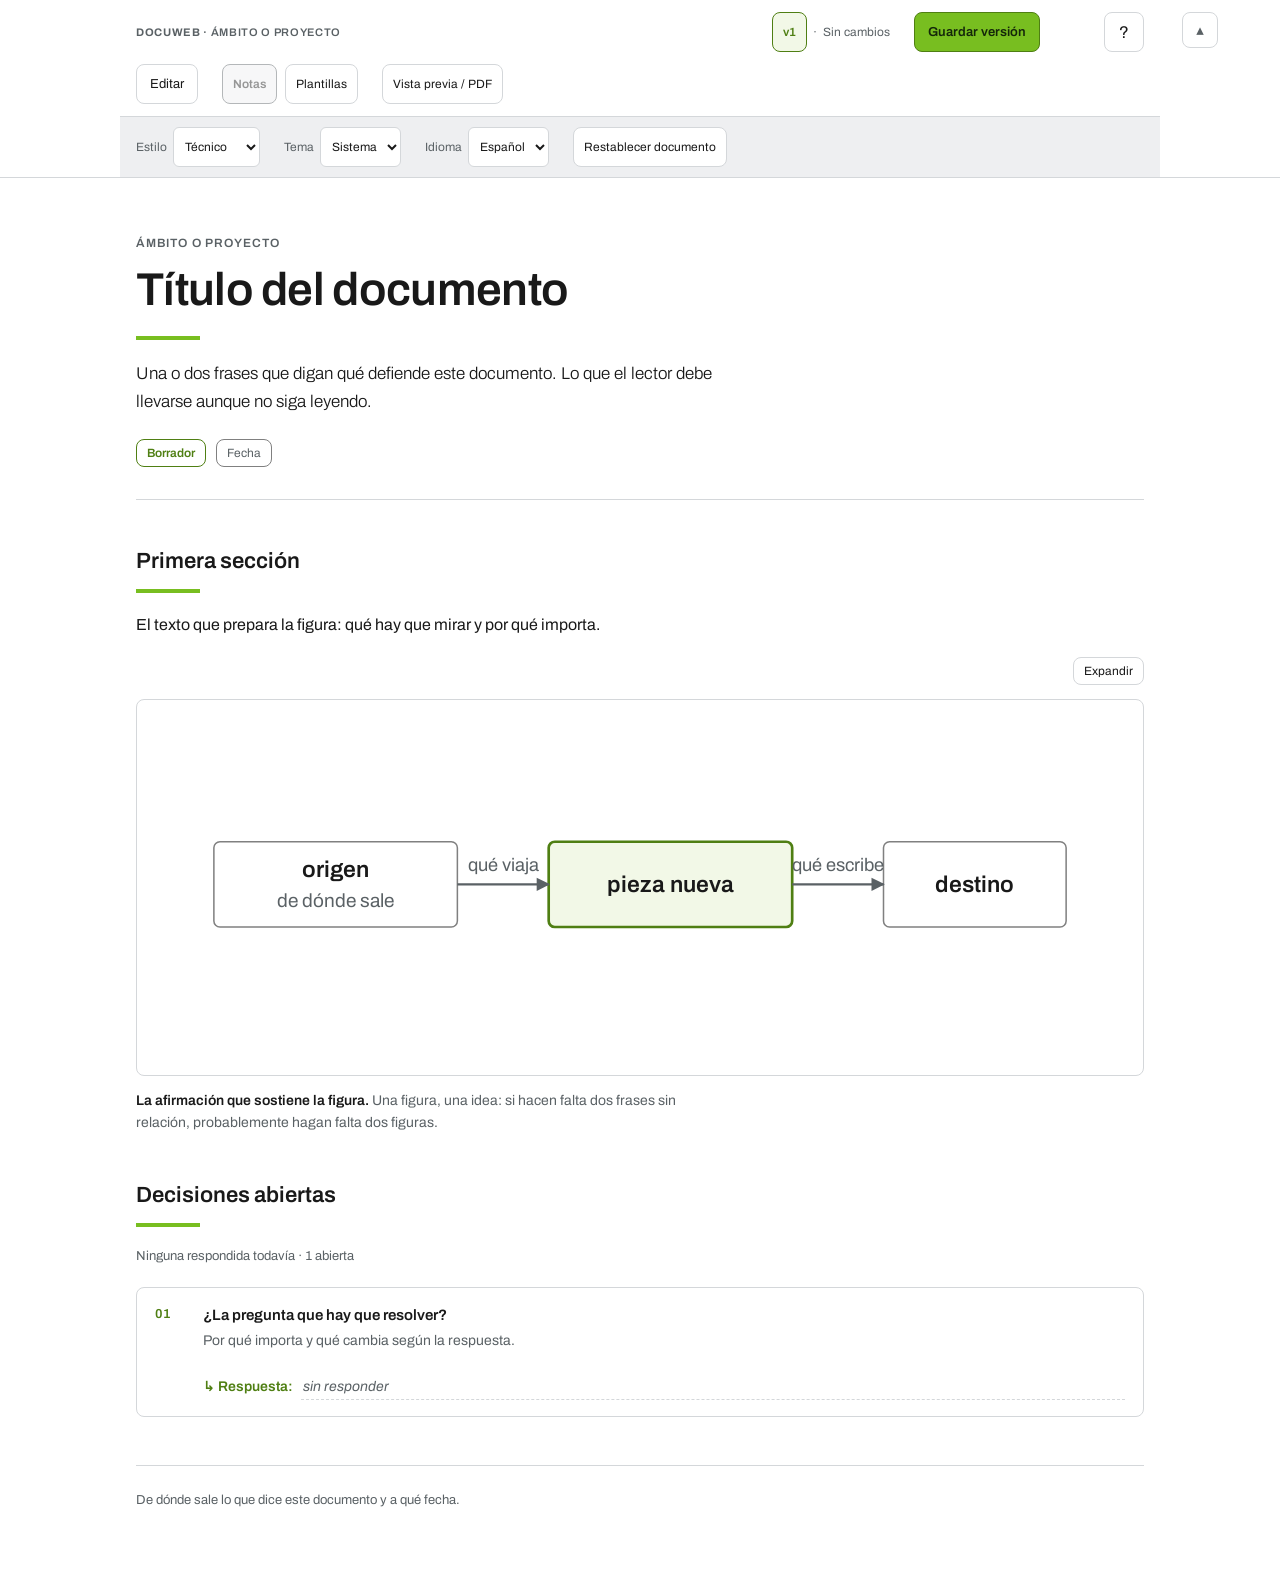
<file: template.html>
<!doctype html>
<html lang="es">
<head>
<meta charset="utf-8">
<meta name="viewport" content="width=device-width, initial-scale=1, viewport-fit=cover">
<meta name="color-scheme" content="light dark">
<title>Título del documento</title>
<meta name="description" content="Documento creado con docuweb.">
<link rel="preconnect" href="https://fonts.googleapis.com">
<link rel="preconnect" href="https://fonts.gstatic.com" crossorigin>
<link rel="stylesheet" href="https://fonts.googleapis.com/css2?family=Archivo:wght@300;400;600&display=swap">
<style>:root{--surface:#ffffff;--surface-2:#eeeff1;--ink:#191919;--ink-muted:#5a6165;--border:#d4d7da;--border-strong:#808080;--brand:#78be20;--brand-ink:#4f7f13;--brand-tint:#f2f8e7;--info:#0b96cc;--danger:#b3000f;--danger-tint:#fdeced;--note-tint:#e6f4fb;--note-ink:#0a6d94;--radius:4px}@media (prefers-color-scheme:dark){:root:not([data-theme="light"]){--surface:#16191b;--surface-2:#212629;--ink:#eef1f2;--ink-muted:#a4acb1;--border:#343b40;--border-strong:#5e676c;--brand:#8fd42e;--brand-ink:#a3dd52;--brand-tint:#1c2a11;--info:#4cb9e6;--danger:#ff7b7b;--danger-tint:#2c1517;--note-tint:#112c38;--note-ink:#6fcdf0}}:root[data-theme="dark"]{--surface:#16191b;--surface-2:#212629;--ink:#eef1f2;--ink-muted:#a4acb1;--border:#343b40;--border-strong:#5e676c;--brand:#8fd42e;--brand-ink:#a3dd52;--brand-tint:#1c2a11;--info:#4cb9e6;--danger:#ff7b7b;--danger-tint:#2c1517;--note-tint:#112c38;--note-ink:#6fcdf0}*{box-sizing:border-box}html,body{margin:0;padding:0}#document-content a{color:var(--brand-ink);text-underline-offset:2px}#document-content a:hover{color:var(--ink)}img{max-width:100%}[hidden]{display:none!important}body{container-type:inline-size;background:var(--surface);color:var(--ink);font-family:"Archivo",system-ui,-apple-system,"Segoe UI",sans-serif;line-height:1.5;-webkit-font-smoothing:antialiased}.page{max-width:1040px;margin:0 auto;padding-inline:16px;padding-block:32px 72px;display:flex;flex-direction:column;gap:56px}.appbar{position:sticky;top:env(safe-area-inset-top,0px);z-index:40;background:var(--surface);border-bottom:1px solid var(--border)}.appbar-inner{max-width:1040px;margin:0 auto;padding:10px 16px;display:flex;align-items:center;gap:10px;flex-wrap:wrap}.appbar .brandmark{font-size:12px;font-weight:600;letter-spacing:.09em;text-transform:uppercase;color:var(--ink-muted);margin-right:auto}.btn{font:inherit;font-size:13px;line-height:1;padding:9px 13px;border-radius:var(--radius);border:1px solid var(--border-strong);background:var(--surface);color:var(--ink);cursor:pointer;white-space:nowrap}.btn:hover{background:var(--surface-2)}.btn:focus-visible{outline:2px solid var(--info);outline-offset:2px}.btn[aria-pressed="true"]{background:var(--brand);border-color:var(--brand-ink);color:#14260a;font-weight:600}.btn--primary{background:var(--brand);border-color:var(--brand-ink);color:#14260a;font-weight:600}.btn--primary:hover{background:var(--brand-ink);color:#fff}.btn--ghost{border-color:var(--border)}.btn:disabled{opacity:.45;cursor:not-allowed}.btn--sm{padding:7px 10px;font-size:12px}.dirty{font-size:12px;color:var(--danger);font-weight:600;display:inline-flex;align-items:center;gap:6px}.dirty::before{content:"";width:7px;height:7px;border-radius:50%;background:var(--danger)}.saved{font-size:12px;color:var(--ink-muted)}.kicker{font-size:12px;font-weight:600;letter-spacing:.09em;text-transform:uppercase;color:var(--ink-muted);margin:0 0 12px}h1{font-size:clamp(30px,5vw,46px);line-height:1.14;font-weight:600;letter-spacing:-.015em;margin:0 0 20px;text-wrap:balance}h1::after{content:"";display:block;width:4rem;height:4px;background:var(--brand);margin-top:20px}.lede{font-size:17px;font-weight:300;line-height:1.6;max-width:62ch;margin:0}.lede strong{font-weight:600}.meta{display:flex;flex-wrap:wrap;gap:8px 10px;margin-top:24px}.pill{font-size:12px;line-height:1;padding:7px 10px;border:1px solid var(--border-strong);border-radius:var(--radius);color:var(--ink-muted)}.pill.is-draft{border-color:var(--brand-ink);color:var(--brand-ink);font-weight:600}section{display:flex;flex-direction:column;gap:20px}h2{font-size:24px;font-weight:600;line-height:1.25;margin:0;text-wrap:balance}h2::after{content:"";display:block;width:4rem;height:4px;background:var(--brand);margin-top:14px}h3{font-size:16px;font-weight:600;margin:0}p{margin:0;max-width:68ch}body.editing-content [data-measure]{position:relative}body.editing-content [data-measure]::after{content:"";position:absolute;top:0;right:-9px;width:11px;height:100%;cursor:ew-resize;border-right:2px solid var(--brand-ink);opacity:0}body.editing-content [data-measure]:hover::after{opacity:.35}body.editing-content [data-measure].is-measuring::after{opacity:1}code{font-family:ui-monospace,SFMono-Regular,"SF Mono",Menlo,monospace;font-size:.88em;background:var(--surface-2);padding:1px 5px;border-radius:2px}figure{margin:0;display:flex;flex-direction:column;gap:14px}.figtools{display:flex;flex-wrap:wrap;gap:8px;align-items:center;justify-content:flex-end}body.editing .figtools{justify-content:flex-start;padding:10px;border:1px solid var(--border);border-bottom:none;border-radius:var(--radius) var(--radius) 0 0;background:var(--surface-2)}.figtools .sep{flex:1}.figtools .hint{font-size:12px;color:var(--ink-muted)}figure.is-wide{width:100cqw;max-width:none;margin-inline:calc(50% - 50cqw);padding-inline:16px}figure.is-wide .canvas{border-radius:var(--radius)}.canvas{overflow:auto;border:1px solid var(--border);border-radius:var(--radius);background:var(--surface);padding:20px 16px}body.editing .canvas{border-radius:0 0 var(--radius) var(--radius)}.canvas svg{display:block;height:auto;width:100%}.canvas--wide svg{min-width:880px}.canvas--mid svg{min-width:640px}body.editing .canvas svg{touch-action:none}figcaption{font-size:14px;color:var(--ink-muted);max-width:68ch;line-height:1.55}figcaption b{color:var(--ink);font-weight:600}.legend{display:flex;flex-wrap:wrap;gap:10px 22px;font-size:13px;color:var(--ink-muted)}.legend span{display:inline-flex;align-items:center;gap:8px}.swatch{width:26px;height:14px;border-radius:2px;flex:none}.sw-new{background:var(--brand-tint);border:1.5px solid var(--brand-ink)}.sw-out{border:1px dashed var(--border-strong)}.sw-dead{background:var(--danger-tint);border:1px dashed var(--danger)}.n-box{fill:var(--surface);stroke:var(--border-strong);stroke-width:1}.n-new{fill:var(--brand-tint);stroke:var(--brand-ink);stroke-width:1.75}.n-out{fill:var(--surface);stroke:var(--border-strong);stroke-width:1;stroke-dasharray:5 4}.n-dead{fill:var(--danger-tint);stroke:var(--danger);stroke-width:1;stroke-dasharray:5 4}.n-chip{fill:var(--surface-2);stroke:none}.n-chipdead{fill:var(--danger-tint);stroke:var(--danger);stroke-width:1;stroke-dasharray:4 3}.n-divider{fill:none;stroke:var(--info);stroke-width:1.5;stroke-dasharray:7 5}.n-label{fill:none;stroke:none}.n-note{fill:var(--note-tint);stroke:var(--note-ink);stroke-width:1.25}.t-note{fill:var(--ink);font-size:12.5px}.t-noteby{fill:var(--note-ink);font-size:11px;font-weight:600}.e-note{stroke:var(--note-ink);stroke-width:1.25;fill:none;stroke-dasharray:3 3}.p-note{fill:var(--note-ink)}body.no-notes .note-layer{display:none}.t-title{fill:var(--ink);font-size:15px;font-weight:600}.t-title.sm{font-size:13.5px}.node-link{cursor:pointer}.node-link text:first-of-type{text-decoration:underline;text-underline-offset:2px}body.editing .node-link{cursor:default}.t-sub{fill:var(--ink-muted);font-size:12.5px}.t-sub.sm{font-size:12px}.t-dead{fill:var(--danger)}.t-edge{fill:var(--ink-muted);font-size:12px}.t-edge.new{fill:var(--brand-ink);font-weight:600}.t-edge.dead{fill:var(--danger)}.e-line{stroke:var(--ink-muted);stroke-width:1.5;fill:none}.e-new{stroke:var(--brand-ink);stroke-width:2;fill:none}.e-dead{stroke:var(--danger);stroke-width:1.5;fill:none;stroke-dasharray:5 4}.h-line{fill:var(--ink-muted)}.h-new{fill:var(--brand-ink)}.h-dead{fill:var(--danger)}.hit{fill:transparent;stroke:transparent;stroke-width:10}.hitlbl{fill:transparent;stroke:none}body.editing [data-elabel]{cursor:move}.canvas svg text{pointer-events:none;user-select:none;-webkit-user-select:none}body.editing .node,body.editing .edge{cursor:pointer}body.editing .node.dragging{cursor:grabbing}.sel-ring{fill:none;stroke:var(--info);stroke-width:2;stroke-dasharray:4 3;pointer-events:none}.marquee{fill:var(--info);fill-opacity:.08;stroke:var(--info);stroke-width:1;stroke-dasharray:4 3;pointer-events:none}.handle{fill:var(--surface);stroke:var(--info);stroke-width:1.75;cursor:nwse-resize}.wp{fill:var(--surface);stroke:var(--info);stroke-width:1.75;cursor:move}.anch{fill:var(--surface);stroke:var(--info);stroke-width:1.25;opacity:.55;cursor:pointer}.anch:hover{opacity:1;stroke-width:2}.anch.is-on{fill:var(--info);opacity:1}.endp{fill:var(--info);stroke:var(--surface);stroke-width:1.5;cursor:move}.connect-src{stroke:var(--info)!important;stroke-width:2.5!important}.props{position:fixed;right:16px;bottom:16px;z-index:50;width:360px;max-width:calc(100vw - 32px);background:var(--surface);border:1px solid var(--border-strong);border-radius:var(--radius);box-shadow:0 4px 20px rgba(25,25,25,.2);padding:16px;display:none;flex-direction:column;gap:12px;max-height:min(80vh,760px);overflow:auto}.props.open{display:flex}.props header{display:flex;align-items:center;gap:8px}.props header h3{font-size:14px;margin-right:auto}.field{display:flex;flex-direction:column;gap:5px}.field label{font-size:11px;font-weight:600;letter-spacing:.06em;text-transform:uppercase;color:var(--ink-muted)}.field input,.field select,.field textarea{font:inherit;font-size:13px;padding:8px 9px;border:1px solid var(--border-strong);border-radius:var(--radius);background:var(--surface);color:var(--ink);width:100%}.field textarea{resize:vertical;line-height:1.45;min-height:76px}.field input:focus,.field select:focus,.field textarea:focus{outline:2px solid var(--info);outline-offset:1px;border-color:var(--info)}.props-actions{display:flex;gap:8px;flex-wrap:wrap}.btn--danger{border-color:var(--danger);color:var(--danger)}.btn--danger:hover{background:var(--danger-tint)}.revbadge{font:inherit;font-size:12px;font-weight:600;line-height:1;padding:7px 10px;border-radius:var(--radius);border:1px solid var(--brand-ink);background:var(--brand-tint);color:var(--brand-ink);cursor:pointer;font-variant-numeric:tabular-nums}.revbadge:hover{background:var(--brand);color:#14260a}.revbadge:focus-visible{outline:2px solid var(--info);outline-offset:2px}.overlay{position:fixed;top:0;right:0;bottom:0;left:0;inset:0;z-index:60;background:rgba(25,25,25,.6);display:flex;align-items:safe center;justify-content:center;padding:16px}.modal{background:var(--surface);border:1px solid var(--border-strong);border-radius:var(--radius);padding:22px;width:420px;max-width:100%;max-height:min(85vh,760px);overflow:auto;display:flex;flex-direction:column;gap:14px;box-shadow:0 4px 20px rgba(25,25,25,.2)}.modal h3{font-size:18px}.modal .field input{width:100%}.modal p{font-size:13.5px;color:var(--ink-muted);line-height:1.5}.histlist{display:flex;flex-direction:column;gap:0;border:1px solid var(--border);border-radius:var(--radius)}.histrow{display:grid;grid-template-columns:44px 1fr;gap:12px;padding:12px 14px;border-bottom:1px solid var(--border);font-size:13.5px}.histrow:last-child{border-bottom:none}.histrow.is-current{background:var(--brand-tint)}.histrow .r{font-weight:600;color:var(--brand-ink);font-variant-numeric:tabular-nums}.histrow .who{color:var(--ink-muted);font-size:12.5px}.histempty{margin:0;padding:12px 14px;font-size:13.5px;color:var(--ink-muted)}.notice{display:none;gap:12px;align-items:flex-start;border:1px solid var(--brand-ink);background:var(--brand-tint);border-radius:var(--radius);padding:14px 16px;font-size:13.5px;line-height:1.5}.notice.open{display:flex}.notice p{margin:0;flex:1;color:var(--ink)}.notes{display:grid;grid-template-columns:repeat(auto-fit,minmax(260px,1fr));gap:16px}.note{border:1px solid var(--border);border-radius:var(--radius);padding:18px;display:flex;flex-direction:column;gap:8px}.note h3{font-size:15px}.note p{font-size:14px;color:var(--ink-muted);line-height:1.55}.note .src{font-size:12px;color:var(--ink-muted);font-family:ui-monospace,SFMono-Regular,Menlo,monospace}.tablewrap{overflow-x:auto;border:1px solid var(--border);border-radius:var(--radius)}table{border-collapse:collapse;width:100%;min-width:560px;font-size:14px}th,td{text-align:left;padding:13px 16px;border-bottom:1px solid var(--border);vertical-align:top}thead th{font-size:12px;font-weight:600;letter-spacing:.06em;text-transform:uppercase;color:var(--ink-muted);background:var(--surface-2)}tbody tr:last-child td{border-bottom:none}.tag{display:inline-block;font-size:12px;line-height:1;padding:5px 8px;border-radius:2px;background:var(--surface-2);color:var(--ink-muted);white-space:nowrap}.tag.is-new{background:var(--brand-tint);color:var(--brand-ink);font-weight:600}ol.decisions{margin:0;padding:0;list-style:none;border:1px solid var(--border);border-radius:var(--radius)}ol.decisions li{display:grid;grid-template-columns:34px 1fr;gap:14px;padding:16px 18px;border-bottom:1px solid var(--border)}ol.decisions li:last-child{border-bottom:none}ol.decisions li.is-answered{background:var(--brand-tint)}.num{font-size:13px;font-weight:600;color:var(--brand-ink);font-variant-numeric:tabular-nums;padding-top:1px}.decision-q{font-weight:600;font-size:15px;margin-bottom:4px}.decision-w{font-size:14px;color:var(--ink-muted);line-height:1.55}.answer{display:flex;gap:8px;align-items:flex-start;margin-top:10px}.answer .lbl{font-size:14px;font-weight:600;line-height:1.55;color:var(--brand-ink);white-space:nowrap}.answer textarea{flex:1;min-width:0;font:inherit;font-size:14px;line-height:1.55;color:var(--ink);background:transparent;border:0;border-bottom:1px dashed var(--border);border-radius:0;padding:0 2px 2px;margin:0;resize:none;overflow:hidden}.answer textarea::placeholder{color:var(--ink-muted);font-style:italic}.answer textarea:hover{border-bottom-color:var(--border-strong)}.answer textarea:focus{outline:none;border-bottom:1px solid var(--brand-ink)}.deccount{font-size:13px;color:var(--ink-muted);font-variant-numeric:tabular-nums}footer{border-top:1px solid var(--border);padding-top:24px;font-size:13px;color:var(--ink-muted);line-height:1.6;display:flex;flex-direction:column;gap:8px}footer p{max-width:72ch}@media (max-width:560px){.page{padding-block:24px 48px;gap:44px}ol.decisions li{grid-template-columns:24px 1fr;gap:10px;padding:14px}.props{left:16px;right:16px;bottom:8px;width:auto}}:root{--radius:8px}#document-content{display:flex;flex-direction:column;gap:48px;min-width:0}#document-content>header{padding:24px 0 32px;border-bottom:1px solid var(--border)}#document-content>section{min-width:0}.appbar-inner{position:relative;display:grid;grid-template-rows:1fr;padding:0;gap:0;align-items:stretch;transition:grid-template-rows .24s ease,opacity .18s ease}.appbar-stack{overflow:hidden;min-height:0;display:flex;flex-direction:column;align-items:stretch;gap:12px;padding:12px 16px 0;transition:visibility 0s,padding-top .24s ease}body.chrome-hidden .appbar-inner{grid-template-rows:0fr;opacity:0}body.chrome-hidden .appbar-stack{visibility:hidden;padding-top:0;transition:visibility 0s .24s,padding-top .24s ease}@media (prefers-reduced-motion:reduce){.appbar-inner{transition:none}body.chrome-hidden .appbar-stack{transition:none}}.appbar-heading,.appbar-actions,.menu-content,.appbar-preferences{display:flex;align-items:center;gap:8px}.appbar-heading{padding-right:104px;min-width:0}.document-identity{flex:1;min-width:0;overflow:hidden;text-overflow:ellipsis;white-space:nowrap;font-size:11px;letter-spacing:.06em;text-transform:uppercase;color:var(--ink-muted)}.appbar .brandmark{font-size:11px;letter-spacing:inherit;margin:0}.product-name{font-weight:700}.document-state{display:flex;align-items:center;gap:6px;white-space:nowrap;color:var(--ink-muted);font-size:12px;margin-right:16px}.appbar .revbadge{min-height:40px}.appbar .btn,.appbar select{min-height:40px;box-shadow:none;border-color:var(--border)}.appbar .btn[aria-pressed=true]{background:var(--surface-2);border-color:var(--ink-muted);color:var(--ink);font-weight:600}.appbar #btn-help{position:absolute;right:16px;top:12px;width:40px;font-size:17px}.appbar #btn-chrome{position:absolute;right:62px;top:12px;width:36px;min-height:36px;padding:0;font-size:15px;line-height:1;color:var(--ink-muted)}.appbar #btn-chrome:hover{color:var(--ink)}body.chrome-hidden .appbar{background:transparent;border-bottom-color:transparent}body.chrome-hidden .appbar #btn-chrome{right:16px;top:10px;width:auto;min-height:34px;padding:0 12px;gap:6px;font-size:13px;background:var(--surface);border-color:var(--border);box-shadow:0 1px 6px rgba(25,25,25,.12)}body.chrome-hidden .appbar #btn-chrome:hover{color:var(--ink);border-color:var(--border-strong)}.appbar #btn-save{margin-left:auto;border-color:var(--brand-ink)}.appbar:has(#status.dirty) #btn-save{outline:2px solid var(--brand-tint);outline-offset:2px}.appbar .dirty::before{display:none}.appbar-actions{gap:24px;flex-wrap:wrap}.appbar-preferences{background:var(--surface-2);margin:0 -16px;padding:10px 16px;border-top:1px solid var(--border);gap:24px;flex-wrap:wrap}.mobile-control,.mobile-label{display:none}.document-controls{display:flex;flex-wrap:wrap;gap:24px;align-items:center}.document-controls label{font-size:12px;color:var(--ink-muted);display:flex;gap:6px;align-items:center}.document-controls select{font:inherit;color:var(--ink);background:var(--surface);border:1px solid var(--border);border-radius:6px;padding:7px}.content-tools{display:none;padding:12px 0;border-top:1px solid var(--border);gap:8px;flex-wrap:wrap}body.editing-content .content-tools{display:flex}[contenteditable=true]{outline:1px dashed var(--border-strong);outline-offset:5px;cursor:text;white-space:pre-wrap;min-height:1.2em}[contenteditable=true]:focus{outline:2px solid var(--info);border-radius:2px}.metric-grid{display:grid;grid-template-columns:repeat(3,minmax(0,1fr));gap:16px}.metric{border:1px solid var(--border);border-radius:var(--radius);padding:22px;background:var(--surface-2)}.metric h3{font-size:13px;color:var(--ink-muted);margin-bottom:12px}.metric p{font-size:26px;font-weight:600;line-height:1.2}.callout{padding:22px;border-left:4px solid var(--brand-ink);background:var(--brand-tint);border-radius:0 var(--radius) var(--radius) 0;display:grid;gap:10px}.template-grid{display:grid;grid-template-columns:repeat(2,minmax(0,1fr));gap:12px;margin-top:18px}.template-card{white-space:normal;text-align:left;line-height:1.5;padding:20px;display:flex;flex-direction:column;gap:8px}.template-card small{font-size:12px;color:var(--ink-muted)}.template-preview{height:48px;display:flex;gap:5px;align-items:flex-end}.template-preview i{display:block;width:22%;background:var(--border);height:60%;border-radius:3px}.template-preview i:first-child{height:100%;background:var(--brand-ink)}:root[data-design=editorial] #document-content{gap:60px}:root[data-design=editorial] .page{max-width:920px}:root[data-design=editorial] #document-content h1{font:500 clamp(38px,6vw,62px)/1.08 Georgia,serif;letter-spacing:-.035em}:root[data-design=editorial] #document-content h2{font-family:Georgia,serif;font-size:30px;font-weight:500}:root[data-design=editorial] #document-content h2::after{display:none}:root[data-design=editorial] #document-content>section{padding-top:24px;border-top:1px solid var(--border)}:root[data-design=editorial] .lede{font-size:20px;line-height:1.7}:root[data-design=executive] #document-content>header{padding:32px;border-radius:14px;background:var(--surface-2);border:1px solid var(--border)}:root[data-design=executive] #document-content h1{font-size:clamp(32px,5vw,48px);max-width:22ch}:root[data-design=executive] #document-content h2::after{width:28px;height:3px;margin-top:10px}:root[data-design=executive] #document-content>section{gap:18px}:root[data-design=technical] #document-content h2{font-size:22px}:root[data-design=technical] .canvas{background-image:radial-gradient(var(--border) .6px,transparent .6px);background-size:16px 16px}.answer-print{display:none;white-space:pre-wrap;overflow-wrap:anywhere}ol.decisions li>.answer{grid-column:2;min-width:0}.answer-print{flex:1;min-width:0}.appearance-group{border-top:1px solid var(--border);margin-top:14px;padding-top:12px}.appearance-group summary{font-size:13px;font-weight:600;cursor:pointer;padding:4px 0}.appearance-fields{display:flex;flex-direction:column;gap:12px;padding-top:12px}.appearance-grid{display:grid;grid-template-columns:1fr 1fr;gap:10px}.color-controls{display:flex;gap:6px;align-items:center}.color-controls input[type=color]{width:40px;height:36px;padding:3px;flex:none;cursor:pointer}.color-controls input[type=text]{min-width:0;flex:1;font-family:monospace}.color-field>.btn{align-self:flex-start}.appearance-actions{border-top:1px solid var(--border);padding-top:12px;margin:12px 0}.section-controls{display:flex;gap:8px;flex-wrap:wrap;padding:10px;background:var(--surface-2);border:1px dashed var(--border);border-radius:var(--radius)}@media print{.section-controls{display:none!important}}#props-body{display:flex;flex-direction:column;gap:8px}.props>header{position:sticky;top:-16px;background:var(--surface);z-index:1;padding:10px 0}.tablewrap th,.tablewrap td{overflow-wrap:anywhere}@media(max-width:600px){.metric-grid,.template-grid{grid-template-columns:1fr}.appbar{position:static}.appbar-heading{padding:0}.document-state,.desktop-label,.product-name{display:none}.mobile-control,.mobile-label{display:inline-flex}.appbar .btn,.appbar select{min-height:44px}.appbar-inner{padding-bottom:12px;gap:8px}.appbar-actions{gap:8px;flex-wrap:nowrap;justify-content:space-between}.toolbar-menu{position:relative}.toolbar-menu .menu-content{display:none;position:absolute;top:calc(100% + 6px);left:0;z-index:45;padding:8px;min-width:180px;flex-direction:column;align-items:stretch;background:var(--surface);border:1px solid var(--border);border-radius:8px}.toolbar-menu.is-open .menu-content{display:flex}.secondary-menu{order:3}.secondary-menu .menu-content{left:auto;right:0}.appbar #btn-help{position:static;width:auto;font-size:13px}.appbar #btn-help::after{content:' ' attr(aria-label)}.appbar-preferences{display:none;margin-bottom:-12px}.appbar-preferences.is-open{display:flex}.document-controls{flex-direction:column;align-items:stretch;gap:8px}.document-controls label{justify-content:space-between}.document-controls select{min-width:60%}.document-controls{width:100%}:root[data-design=executive] #document-content>header{padding:22px}#document-content{gap:36px}}@page{size:A4;margin:17mm 16mm 18mm}@media print{:root,:root[data-theme],:root:not([data-theme=light]){--surface:#fff;--surface-2:#f3f4f5;--ink:#191919;--ink-muted:#50565a;--border:#c9cdd0;--border-strong:#747b80;--brand:#78be20;--brand-ink:#436d10;--brand-tint:#f2f8e7;--info:#096889;--danger:#a40014;--danger-tint:#fff0f0;--note-tint:#edf6fa;--note-ink:#075e80;color-scheme:light}*{-webkit-print-color-adjust:exact;print-color-adjust:exact}body{background:white;font-size:10pt}.appbar,.content-tools,.notice,.props,.overlay,.figtools,body.editing .figtools{display:none!important}.page{display:block!important;max-width:none!important;padding:0!important;margin:0!important}#document-content{display:block!important}#document-content>header{margin-bottom:9mm;padding-top:0}#document-content>section{display:block;margin:0 0 9mm;padding-top:0}#document-content>section>*+*{margin-top:4mm}#document-content h1{font-size:30pt!important}#document-content h2{font-size:18pt!important;break-after:avoid}h3{break-after:avoid}p,li{orphans:3;widows:3}figure,.metric,.note,.callout,ol.decisions li{break-inside:avoid}figure.is-wide{width:auto!important;margin-inline:0!important;padding-inline:0!important}.canvas{overflow:visible;padding:8px;background-image:none!important}.canvas svg{width:100%!important;min-width:0!important;max-height:180mm}.tablewrap{overflow:visible}table{width:100%;min-width:0!important;table-layout:fixed}thead{display:table-header-group}tr{break-inside:avoid}.answer textarea{display:none!important}.answer-print{display:block}[contenteditable]{outline:none!important}.sel-ring,.handle,.wp,.marquee{display:none!important}footer{margin-top:8mm;padding-top:4mm;border-top:1px solid var(--border)}}</style>
</head>
<body>

<div class="appbar">
  <button type="button" class="btn btn--sm" id="btn-chrome" aria-controls="appbar-stack" aria-expanded="true" aria-label="Ocultar la barra" title="Ocultar la barra">▴</button>
  <div class="appbar-inner" id="appbar-inner">
    <div class="appbar-stack" id="appbar-stack">
    <div class="appbar-heading">
    <button type="button" class="btn mobile-control" id="btn-menu" data-panel="preferences" aria-controls="preferences" aria-expanded="false" data-i18n-aria-label="appbar.preferences" aria-label="Preferencias">☰</button>
    <div class="document-identity"><span class="product-name">docuweb · </span><span class="brandmark">Ámbito o proyecto</span></div>
    <div class="document-state" aria-live="polite">
    <button type="button" class="revbadge" id="btn-history" data-i18n-title="appbar.history.title" title="Ver el historial de versiones de este fichero">v1</button>
    <span aria-hidden="true">·</span><span id="status" class="saved" data-i18n="status.clean">Sin cambios</span>
    </div>
    <button type="button" class="btn btn--primary" id="btn-save"><span class="desktop-label" data-i18n="appbar.save">Guardar versión</span><span class="mobile-label" data-i18n="appbar.saveShort">Guardar</span></button>
    </div>
    <div class="appbar-actions">
    <button type="button" class="btn" id="btn-edit" aria-pressed="false" data-i18n-title="appbar.edit.title" title="Edita el texto y los diagramas del documento" data-i18n="appbar.edit">Editar</button>
    <div class="toolbar-menu secondary-menu" id="secondary-menu">
    <button type="button" class="btn mobile-control" data-panel="secondary-menu" aria-controls="secondary-actions" aria-expanded="false" data-i18n-aria-label="appbar.more" aria-label="Más">•••</button>
    <div class="menu-content" id="secondary-actions">
    <button type="button" class="btn btn--sm" id="btn-notes" aria-pressed="true" data-i18n-title="appbar.notes.title" title="Muestra u oculta las notas de revisión" data-i18n="appbar.notes">Notas</button>
    <button type="button" class="btn btn--sm btn--ghost" id="btn-help" data-i18n-title="appbar.help.title" data-i18n-aria-label="appbar.help" aria-label="Ayuda" title="Cómo se edita este documento">?</button>
    <button type="button" class="btn btn--sm" id="btn-templates" data-i18n="appbar.templates">Plantillas</button>
    </div></div>
    <button type="button" class="btn btn--sm" id="btn-print" data-i18n="appbar.print">Imprimir / PDF</button>
    </div>
    <div class="appbar-preferences" id="preferences">
    <div class="document-controls"><label><span data-i18n="appbar.style">Estilo</span> <select id="design-select"><option value="technical" data-i18n="style.technical">Técnico</option><option value="editorial" data-i18n="style.editorial">Editorial</option><option value="executive" data-i18n="style.executive">Ejecutivo</option></select></label><label><span data-i18n="appbar.theme">Tema</span> <select id="theme-select"><option value="auto" data-i18n="theme.auto">Sistema</option><option value="light" data-i18n="theme.light">Claro</option><option value="dark" data-i18n="theme.dark">Oscuro</option></select></label><label><span data-i18n="appbar.lang">Idioma</span> <select id="lang-select"><option value="es">Español</option><option value="en">English</option></select></label></div>
    <button type="button" class="btn btn--ghost btn--sm" id="btn-reset" data-i18n-title="appbar.reset.title" title="Vuelve al contenido y los ajustes guardados en este fichero" data-i18n="appbar.reset">Restablecer documento</button>
    </div>
    </div>
  </div>
</div>

<div class="page">

  <div class="notice" id="notice">
    <p id="notice-text"></p>
    <button type="button" class="btn btn--sm" id="notice-dismiss" data-i18n="notice.dismiss">Entendido</button>
  </div>

  <div id="document-content">
  <!-- ═══════════════ CONTENIDO DEL DOCUMENTO ═══════════════
       Todo lo que hay entre esta marca y la de cierre es tuyo.
       El resto del fichero es el motor: no hace falta tocarlo.
  ════════════════════════════════════════════════════════ -->
  <header>
    <p class="kicker">Ámbito o proyecto</p>
    <h1>Título del documento</h1>
    <p class="lede">
      Una o dos frases que digan qué defiende este documento. Lo que el lector debe
      llevarse aunque no siga leyendo.
    </p>
    <div class="meta">
      <span class="pill is-draft">Borrador</span>
      <span class="pill">Fecha</span>
    </div>
  </header>

  <section>
    <h2>Primera sección</h2>
    <p>
      El texto que prepara la figura: qué hay que mirar y por qué importa.
    </p>
    <figure data-fig="f1">
      <div class="figtools" data-tools="f1"></div>
      <div class="canvas canvas--mid"><svg data-svg="f1" role="img" aria-label="Describe aquí el diagrama para quien no puede verlo."></svg></div>
      <figcaption>
        <b>La afirmación que sostiene la figura.</b> Una figura, una idea: si hacen falta
        dos frases sin relación, probablemente hagan falta dos figuras.
      </figcaption>
    </figure>
  </section>

  <section>
    <h2>Decisiones abiertas</h2>
    <p class="deccount" id="dec-count"></p>
    <ol class="decisions">
      <li data-decision="1"><span class="num">01</span><div>
        <p class="decision-q">¿La pregunta que hay que resolver?</p>
        <p class="decision-w">Por qué importa y qué cambia según la respuesta.</p>
      </div>
        <div class="answer"><span class="lbl">↳ Respuesta:</span><textarea data-answer="1" rows="1" placeholder="sin responder"></textarea></div>
      </li>
    </ol>
  </section>

  <footer>
    <p>
      De dónde sale lo que dice este documento y a qué fecha.
    </p>
  </footer>
  <!-- ═══════════════ FIN DEL CONTENIDO ═══════════════ -->
  </div>
  <div class="content-tools" data-i18n-aria-label="appbar.addContent" aria-label="Añadir contenido">
    <button class="btn btn--sm" type="button" data-add-block="header" data-i18n="add.header">+ Título</button>
    <button class="btn btn--sm" type="button" data-add-block="section" data-i18n="add.section">+ Sección</button>
    <button class="btn btn--sm" type="button" data-add-block="callout" data-i18n="add.callout">+ Aviso</button>
    <button class="btn btn--sm" type="button" data-add-block="table" data-i18n="add.table">+ Tabla</button>
    <button class="btn btn--sm" type="button" data-add-block="figure" data-i18n="add.diagram">+ Diagrama</button>
    <button class="btn btn--sm" type="button" data-add-block="decision" data-i18n="add.decision">+ Decisión</button>
    <button class="btn btn--sm" type="button" id="btn-link" data-i18n-title="add.link.title" title="Convierte el texto seleccionado en un enlace" data-i18n="add.link">Enlace</button>
    <button class="btn btn--sm" type="button" id="btn-content-undo" data-i18n="add.undo">Deshacer</button>
    <button class="btn btn--sm" type="button" id="btn-content-redo" data-i18n="add.redo">Rehacer</button>
  </div>
</div>

<div class="overlay" id="overlay" hidden>
  <div class="modal" role="dialog" aria-modal="true" aria-labelledby="modal-title">
    <h3 id="modal-title">Grabar versión</h3>
    <div id="modal-body"></div>
    <div class="props-actions" id="modal-actions"></div>
  </div>
</div>

<div class="props" id="props" role="dialog" data-i18n-aria-label="props.aria" aria-label="Propiedades del elemento seleccionado">
  <header>
    <h3 id="props-title" data-i18n="props.title">Propiedades</h3>
    <button type="button" class="btn btn--sm btn--ghost" id="props-close" data-i18n-aria-label="modal.close" aria-label="Cerrar" data-i18n="modal.close">Cerrar</button>
  </header>
  <div id="props-body"></div>
</div>

<script id="diagram-data" type="application/json">
{
  "version": 1,
  "meta": {"rev":1,"savedAt":"","savedBy":"","history":[]},
  "answers": {},
  "figures": {
    "f1": {
      "w": 640,
      "h": 220,
      "nodes": [
        {"id":"a","x":40,"y":80,"w":160,"h":56,"kind":"box","title":"origen","sub":"de dónde sale"},
        {"id":"b","x":260,"y":80,"w":160,"h":56,"kind":"new","title":"pieza nueva"},
        {"id":"c","x":480,"y":80,"w":120,"h":56,"kind":"box","title":"destino"}
      ],
      "edges": [{"id":"e1","from":"a","to":"b","label":"qué viaja"},{"id":"e2","from":"b","to":"c","label":"qué escribe"}]
    }
  }
}
</script>

<script id="template-data" type="application/json">[{"id":"propuesta-tecnica","title":"Propuesta técnica","description":"Del problema a una recomendación con alternativas y decisiones.","design":"technical","html":"<header><p class=\"kicker\">Documento de trabajo<\/p><h1>Título de la propuesta<\/h1><p class=\"lede\">Resume el cambio propuesto, a quién beneficia y por qué merece la pena.<\/p><div class=\"meta\"><span class=\"pill is-draft\">Borrador<\/span><span class=\"pill\">Fecha por completar<\/span><\/div><\/header><section><h2>Problema y alcance<\/h2><p>Describe el problema con evidencia. Delimita qué se incluye y qué queda fuera.<\/p><\/section><section><h2>Alternativas<\/h2><div class=\"tablewrap\"><table><thead><tr><th>Opción<\/th><th>Beneficio<\/th><th>Coste o limitación<\/th><\/tr><\/thead><tbody><tr><td>Situación actual<\/td><td>Por documentar<\/td><td>Por documentar<\/td><\/tr><tr><td>Propuesta<\/td><td>Por documentar<\/td><td>Por documentar<\/td><\/tr><\/tbody><\/table><\/div><\/section><section><h2>Arquitectura propuesta<\/h2><figure data-fig=\"f1\"><div class=\"figtools\" data-tools=\"f1\"><\/div><div class=\"canvas canvas--mid\"><svg data-svg=\"f1\" role=\"img\" aria-label=\"Entrada, proceso y resultado\"><\/svg><\/div><figcaption>Explica qué cambia y qué información pasa entre las piezas.<\/figcaption><\/figure><\/section><section><h2>Validación y riesgos<\/h2><p>Define cómo comprobar el resultado, qué podría fallar y cómo revertir el cambio.<\/p><\/section><section><h2>Decisión pendiente<\/h2><p class=\"deccount\" id=\"dec-count\"><\/p><ol class=\"decisions\"><li data-decision=\"1\"><span class=\"num\">01<\/span><div><p class=\"decision-q\">¿Se aprueba la propuesta?<\/p><p class=\"decision-w\">Indica responsable, condiciones y fecha de revisión.<\/p><\/div><div class=\"answer\"><span class=\"lbl\">Respuesta:<\/span><textarea data-answer=\"1\" rows=\"1\" placeholder=\"sin responder\"><\/textarea><\/div><\/li><\/ol><\/section><footer><p>Fuentes, responsable y fecha de actualización: por completar.<\/p><\/footer>","figures":{"f1":{"w":704,"h":224,"nodes":[{"id":"n0","x":32,"y":64,"w":176,"h":64,"kind":"box","title":"Entrada"},{"id":"n1","x":256,"y":64,"w":176,"h":64,"kind":"new","title":"Proceso"},{"id":"n2","x":480,"y":64,"w":176,"h":64,"kind":"box","title":"Resultado"}],"edges":[{"id":"e0","from":"n0","to":"n1","label":"envía"},{"id":"e1","from":"n1","to":"n2","label":"envía"}]}},"i18n":{"en":{"title":"Technical proposal","description":"From the problem to a recommendation, with alternatives and decisions.","html":"<header><p class=\"kicker\">Working document<\/p><h1>Proposal title<\/h1><p class=\"lede\">Summarise the proposed change, who benefits and why it is worth it.<\/p><div class=\"meta\"><span class=\"pill is-draft\">Draft<\/span><span class=\"pill\">Date to be filled in<\/span><\/div><\/header><section><h2>Problem and scope<\/h2><p>Describe the problem with evidence. Delimit what is included and what is left out.<\/p><\/section><section><h2>Alternatives<\/h2><div class=\"tablewrap\"><table><thead><tr><th>Option<\/th><th>Benefit<\/th><th>Cost or limitation<\/th><\/tr><\/thead><tbody><tr><td>Current situation<\/td><td>To be documented<\/td><td>To be documented<\/td><\/tr><tr><td>Proposal<\/td><td>To be documented<\/td><td>To be documented<\/td><\/tr><\/tbody><\/table><\/div><\/section><section><h2>Proposed architecture<\/h2><figure data-fig=\"f1\"><div class=\"figtools\" data-tools=\"f1\"><\/div><div class=\"canvas canvas--mid\"><svg data-svg=\"f1\" role=\"img\" aria-label=\"Input, process and output\"><\/svg><\/div><figcaption>Explain what changes and what information moves between the pieces.<\/figcaption><\/figure><\/section><section><h2>Validation and risks<\/h2><p>Define how to check the result, what could fail and how to revert the change.<\/p><\/section><section><h2>Pending decision<\/h2><p class=\"deccount\" id=\"dec-count\"><\/p><ol class=\"decisions\"><li data-decision=\"1\"><span class=\"num\">01<\/span><div><p class=\"decision-q\">Is the proposal approved?<\/p><p class=\"decision-w\">State the owner, the conditions and the review date.<\/p><\/div><div class=\"answer\"><span class=\"lbl\">Answer:<\/span><textarea data-answer=\"1\" rows=\"1\" placeholder=\"unanswered\"><\/textarea><\/div><\/li><\/ol><\/section><footer><p>Sources, owner and date of last update: to be completed.<\/p><\/footer>","figures":{"f1":{"w":704,"h":224,"nodes":[{"id":"n0","x":32,"y":64,"w":176,"h":64,"kind":"box","title":"Input"},{"id":"n1","x":256,"y":64,"w":176,"h":64,"kind":"new","title":"Process"},{"id":"n2","x":480,"y":64,"w":176,"h":64,"kind":"box","title":"Output"}],"edges":[{"id":"e0","from":"n0","to":"n1","label":"sends"},{"id":"e1","from":"n1","to":"n2","label":"sends"}]}}}}},{"id":"informe-ejecutivo","title":"Informe ejecutivo","description":"Hallazgos, indicadores y próximos pasos para decidir.","design":"executive","html":"<header><p class=\"kicker\">Documento de trabajo<\/p><h1>Título del informe<\/h1><p class=\"lede\">Escribe la conclusión principal y la decisión que necesita el lector.<\/p><div class=\"meta\"><span class=\"pill is-draft\">Borrador<\/span><span class=\"pill\">Fecha por completar<\/span><\/div><\/header><section><h2>Indicadores<\/h2><div class=\"metric-grid\"><div class=\"metric\"><h3>Resultado<\/h3><p>Por medir<\/p><\/div><div class=\"metric\"><h3>Plazo<\/h3><p>Por medir<\/p><\/div><div class=\"metric\"><h3>Recursos<\/h3><p>Por medir<\/p><\/div><\/div><\/section><section><h2>Hallazgos<\/h2><p>Resume los hallazgos y explica la evidencia que los sostiene.<\/p><\/section><section><div class=\"callout\"><h3>Recomendación<\/h3><p>Describe la acción recomendada y su efecto esperado.<\/p><\/div><\/section><section><h2>Próximos pasos<\/h2><div class=\"tablewrap\"><table><thead><tr><th>Acción<\/th><th>Responsable<\/th><th>Fecha<\/th><\/tr><\/thead><tbody><tr><td>Por definir<\/td><td>Por asignar<\/td><td>Por acordar<\/td><\/tr><tr><td>Por definir<\/td><td>Por asignar<\/td><td>Por acordar<\/td><\/tr><\/tbody><\/table><\/div><\/section><section><h2>Decisión pendiente<\/h2><p class=\"deccount\" id=\"dec-count\"><\/p><ol class=\"decisions\"><li data-decision=\"1\"><span class=\"num\">01<\/span><div><p class=\"decision-q\">¿Qué acción se autoriza?<\/p><p class=\"decision-w\">Indica alcance, responsable y recursos acordados.<\/p><\/div><div class=\"answer\"><span class=\"lbl\">Respuesta:<\/span><textarea data-answer=\"1\" rows=\"1\" placeholder=\"sin responder\"><\/textarea><\/div><\/li><\/ol><\/section><footer><p>Fuentes, responsable y fecha de actualización: por completar.<\/p><\/footer>","figures":{},"i18n":{"en":{"title":"Executive report","description":"Findings, indicators and next steps to decide on.","html":"<header><p class=\"kicker\">Working document<\/p><h1>Report title<\/h1><p class=\"lede\">Write the main conclusion and the decision the reader needs.<\/p><div class=\"meta\"><span class=\"pill is-draft\">Draft<\/span><span class=\"pill\">Date to be filled in<\/span><\/div><\/header><section><h2>Indicators<\/h2><div class=\"metric-grid\"><div class=\"metric\"><h3>Result<\/h3><p>To be measured<\/p><\/div><div class=\"metric\"><h3>Deadline<\/h3><p>To be measured<\/p><\/div><div class=\"metric\"><h3>Resources<\/h3><p>To be measured<\/p><\/div><\/div><\/section><section><h2>Findings<\/h2><p>Summarise the findings and explain the evidence behind them.<\/p><\/section><section><div class=\"callout\"><h3>Recommendation<\/h3><p>Describe the recommended action and its expected effect.<\/p><\/div><\/section><section><h2>Next steps<\/h2><div class=\"tablewrap\"><table><thead><tr><th>Action<\/th><th>Owner<\/th><th>Date<\/th><\/tr><\/thead><tbody><tr><td>To be defined<\/td><td>To be assigned<\/td><td>To be agreed<\/td><\/tr><tr><td>To be defined<\/td><td>To be assigned<\/td><td>To be agreed<\/td><\/tr><\/tbody><\/table><\/div><\/section><section><h2>Pending decision<\/h2><p class=\"deccount\" id=\"dec-count\"><\/p><ol class=\"decisions\"><li data-decision=\"1\"><span class=\"num\">01<\/span><div><p class=\"decision-q\">Which action is authorised?<\/p><p class=\"decision-w\">State the scope, the owner and the resources agreed.<\/p><\/div><div class=\"answer\"><span class=\"lbl\">Answer:<\/span><textarea data-answer=\"1\" rows=\"1\" placeholder=\"unanswered\"><\/textarea><\/div><\/li><\/ol><\/section><footer><p>Sources, owner and date of last update: to be completed.<\/p><\/footer>"}}},{"id":"plan-proyecto","title":"Plan de proyecto","description":"Objetivos, fases, responsables y riesgos en un mismo documento.","design":"executive","html":"<header><p class=\"kicker\">Documento de trabajo<\/p><h1>Nombre del proyecto<\/h1><p class=\"lede\">Describe el resultado que se busca y cómo se medirá su éxito.<\/p><div class=\"meta\"><span class=\"pill is-draft\">Borrador<\/span><span class=\"pill\">Fecha por completar<\/span><\/div><\/header><section><h2>Objetivo y alcance<\/h2><p>Define entregables, criterios de aceptación y exclusiones.<\/p><\/section><section><h2>Fases e hitos<\/h2><div class=\"tablewrap\"><table><thead><tr><th>Fase<\/th><th>Entregable<\/th><th>Responsable<\/th><th>Fecha<\/th><\/tr><\/thead><tbody><tr><td>Preparación<\/td><td>Por definir<\/td><td>Por asignar<\/td><td>Por acordar<\/td><\/tr><tr><td>Ejecución<\/td><td>Por definir<\/td><td>Por asignar<\/td><td>Por acordar<\/td><\/tr><tr><td>Validación<\/td><td>Por definir<\/td><td>Por asignar<\/td><td>Por acordar<\/td><\/tr><\/tbody><\/table><\/div><\/section><section><h2>Riesgos y dependencias<\/h2><div class=\"tablewrap\"><table><thead><tr><th>Riesgo<\/th><th>Impacto<\/th><th>Mitigación<\/th><\/tr><\/thead><tbody><tr><td>Por identificar<\/td><td>Por evaluar<\/td><td>Por definir<\/td><\/tr><\/tbody><\/table><\/div><\/section><section><h2>Decisión pendiente<\/h2><p class=\"deccount\" id=\"dec-count\"><\/p><ol class=\"decisions\"><li data-decision=\"1\"><span class=\"num\">01<\/span><div><p class=\"decision-q\">¿Se confirma el alcance y el calendario?<\/p><p class=\"decision-w\">Recoge las condiciones necesarias para iniciar el proyecto.<\/p><\/div><div class=\"answer\"><span class=\"lbl\">Respuesta:<\/span><textarea data-answer=\"1\" rows=\"1\" placeholder=\"sin responder\"><\/textarea><\/div><\/li><\/ol><\/section><footer><p>Fuentes, responsable y fecha de actualización: por completar.<\/p><\/footer>","figures":{},"i18n":{"en":{"title":"Project plan","description":"Goals, phases, owners and risks in a single document.","html":"<header><p class=\"kicker\">Working document<\/p><h1>Project name<\/h1><p class=\"lede\">Describe the result you are after and how its success will be measured.<\/p><div class=\"meta\"><span class=\"pill is-draft\">Draft<\/span><span class=\"pill\">Date to be filled in<\/span><\/div><\/header><section><h2>Goal and scope<\/h2><p>Define deliverables, acceptance criteria and exclusions.<\/p><\/section><section><h2>Phases and milestones<\/h2><div class=\"tablewrap\"><table><thead><tr><th>Phase<\/th><th>Deliverable<\/th><th>Owner<\/th><th>Date<\/th><\/tr><\/thead><tbody><tr><td>Preparation<\/td><td>To be defined<\/td><td>To be assigned<\/td><td>To be agreed<\/td><\/tr><tr><td>Execution<\/td><td>To be defined<\/td><td>To be assigned<\/td><td>To be agreed<\/td><\/tr><tr><td>Validation<\/td><td>To be defined<\/td><td>To be assigned<\/td><td>To be agreed<\/td><\/tr><\/tbody><\/table><\/div><\/section><section><h2>Risks and dependencies<\/h2><div class=\"tablewrap\"><table><thead><tr><th>Risk<\/th><th>Impact<\/th><th>Mitigation<\/th><\/tr><\/thead><tbody><tr><td>To be identified<\/td><td>To be assessed<\/td><td>To be defined<\/td><\/tr><\/tbody><\/table><\/div><\/section><section><h2>Pending decision<\/h2><p class=\"deccount\" id=\"dec-count\"><\/p><ol class=\"decisions\"><li data-decision=\"1\"><span class=\"num\">01<\/span><div><p class=\"decision-q\">Are the scope and the schedule confirmed?<\/p><p class=\"decision-w\">Collect the conditions needed to start the project.<\/p><\/div><div class=\"answer\"><span class=\"lbl\">Answer:<\/span><textarea data-answer=\"1\" rows=\"1\" placeholder=\"unanswered\"><\/textarea><\/div><\/li><\/ol><\/section><footer><p>Sources, owner and date of last update: to be completed.<\/p><\/footer>"}}},{"id":"comparacion-alternativas","title":"Comparación de alternativas","description":"Criterios, evidencias y compromisos para justificar una elección.","design":"editorial","html":"<header><p class=\"kicker\">Documento de trabajo<\/p><h1>Comparación de alternativas<\/h1><p class=\"lede\">Explica la necesidad y cuáles son las opciones que se están evaluando.<\/p><div class=\"meta\"><span class=\"pill is-draft\">Borrador<\/span><span class=\"pill\">Fecha por completar<\/span><\/div><\/header><section><h2>Criterios de evaluación<\/h2><p>Define qué importa y cómo se evaluará cada criterio antes de puntuar las opciones.<\/p><\/section><section><h2>Comparación<\/h2><div class=\"tablewrap\"><table><thead><tr><th>Criterio<\/th><th>Alternativa A<\/th><th>Alternativa B<\/th><\/tr><\/thead><tbody><tr><td>Adecuación<\/td><td>Por evaluar<\/td><td>Por evaluar<\/td><\/tr><tr><td>Coste total<\/td><td>Por estimar<\/td><td>Por estimar<\/td><\/tr><tr><td>Riesgo<\/td><td>Por evaluar<\/td><td>Por evaluar<\/td><\/tr><tr><td>Plazo<\/td><td>Por estimar<\/td><td>Por estimar<\/td><\/tr><\/tbody><\/table><\/div><\/section><section><h2>Recomendación y compromisos<\/h2><p>Justifica la elección con evidencia y explicita qué se acepta perder.<\/p><\/section><section><h2>Decisión pendiente<\/h2><p class=\"deccount\" id=\"dec-count\"><\/p><ol class=\"decisions\"><li data-decision=\"1\"><span class=\"num\">01<\/span><div><p class=\"decision-q\">¿Qué alternativa se elige?<\/p><p class=\"decision-w\">Anota las condiciones de la elección y cuándo revisarla.<\/p><\/div><div class=\"answer\"><span class=\"lbl\">Respuesta:<\/span><textarea data-answer=\"1\" rows=\"1\" placeholder=\"sin responder\"><\/textarea><\/div><\/li><\/ol><\/section><footer><p>Fuentes, responsable y fecha de actualización: por completar.<\/p><\/footer>","figures":{},"i18n":{"en":{"title":"Comparison of alternatives","description":"Criteria, evidence and trade-offs to justify a choice.","html":"<header><p class=\"kicker\">Working document<\/p><h1>Comparison of alternatives<\/h1><p class=\"lede\">Explain the need and which options are being evaluated.<\/p><div class=\"meta\"><span class=\"pill is-draft\">Draft<\/span><span class=\"pill\">Date to be filled in<\/span><\/div><\/header><section><h2>Evaluation criteria<\/h2><p>Define what matters and how each criterion will be evaluated before scoring the options.<\/p><\/section><section><h2>Comparison<\/h2><div class=\"tablewrap\"><table><thead><tr><th>Criterion<\/th><th>Option A<\/th><th>Option B<\/th><\/tr><\/thead><tbody><tr><td>Fit<\/td><td>To be assessed<\/td><td>To be assessed<\/td><\/tr><tr><td>Total cost<\/td><td>To be estimated<\/td><td>To be estimated<\/td><\/tr><tr><td>Risk<\/td><td>To be assessed<\/td><td>To be assessed<\/td><\/tr><tr><td>Timeline<\/td><td>To be estimated<\/td><td>To be estimated<\/td><\/tr><\/tbody><\/table><\/div><\/section><section><h2>Recommendation and trade-offs<\/h2><p>Justify the choice with evidence and state what you accept losing.<\/p><\/section><section><h2>Pending decision<\/h2><p class=\"deccount\" id=\"dec-count\"><\/p><ol class=\"decisions\"><li data-decision=\"1\"><span class=\"num\">01<\/span><div><p class=\"decision-q\">Which alternative is chosen?<\/p><p class=\"decision-w\">Note the conditions of the choice and when to review it.<\/p><\/div><div class=\"answer\"><span class=\"lbl\">Answer:<\/span><textarea data-answer=\"1\" rows=\"1\" placeholder=\"unanswered\"><\/textarea><\/div><\/li><\/ol><\/section><footer><p>Sources, owner and date of last update: to be completed.<\/p><\/footer>"}}},{"id":"registro-decision","title":"Registro de decisión","description":"Contexto, decisión, consecuencias y condiciones de revisión.","design":"editorial","html":"<header><p class=\"kicker\">Documento de trabajo<\/p><h1>Título de la decisión<\/h1><p class=\"lede\">Resume el asunto que requiere una decisión y su ámbito.<\/p><div class=\"meta\"><span class=\"pill is-draft\">Borrador<\/span><span class=\"pill\">Fecha por completar<\/span><\/div><\/header><section><h2>Contexto<\/h2><p>Describe las restricciones, antecedentes y hechos que motivan la decisión.<\/p><\/section><section><h2>Alternativas consideradas<\/h2><p>Explica las opciones evaluadas y por qué se descartan o se mantienen.<\/p><\/section><section><h2>Decisión pendiente<\/h2><p class=\"deccount\" id=\"dec-count\"><\/p><ol class=\"decisions\"><li data-decision=\"1\"><span class=\"num\">01<\/span><div><p class=\"decision-q\">¿Cuál es la decisión acordada?<\/p><p class=\"decision-w\">Registra la resolución, quién la toma y en qué fecha.<\/p><\/div><div class=\"answer\"><span class=\"lbl\">Respuesta:<\/span><textarea data-answer=\"1\" rows=\"1\" placeholder=\"sin responder\"><\/textarea><\/div><\/li><\/ol><\/section><section><h2>Consecuencias<\/h2><p>Describe beneficios, costes, riesgos y obligaciones que se aceptan.<\/p><\/section><section><h2>Cuándo revisar<\/h2><p>Define señales o cambios de contexto que justificarían revisar la decisión.<\/p><\/section><footer><p>Fuentes, responsable y fecha de actualización: por completar.<\/p><\/footer>","figures":{},"i18n":{"en":{"title":"Decision record","description":"Context, decision, consequences and review conditions.","html":"<header><p class=\"kicker\">Working document<\/p><h1>Decision title<\/h1><p class=\"lede\">Summarise the matter that needs a decision and its scope.<\/p><div class=\"meta\"><span class=\"pill is-draft\">Draft<\/span><span class=\"pill\">Date to be filled in<\/span><\/div><\/header><section><h2>Context<\/h2><p>Describe the constraints, background and facts that motivate the decision.<\/p><\/section><section><h2>Alternatives considered<\/h2><p>Explain the options evaluated and why they are discarded or kept.<\/p><\/section><section><h2>Pending decision<\/h2><p class=\"deccount\" id=\"dec-count\"><\/p><ol class=\"decisions\"><li data-decision=\"1\"><span class=\"num\">01<\/span><div><p class=\"decision-q\">What is the agreed decision?<\/p><p class=\"decision-w\">Record the resolution, who takes it and on what date.<\/p><\/div><div class=\"answer\"><span class=\"lbl\">Answer:<\/span><textarea data-answer=\"1\" rows=\"1\" placeholder=\"unanswered\"><\/textarea><\/div><\/li><\/ol><\/section><section><h2>Consequences<\/h2><p>Describe the benefits, costs, risks and obligations that are accepted.<\/p><\/section><section><h2>When to review<\/h2><p>Define the signals or context changes that would justify revisiting the decision.<\/p><\/section><footer><p>Sources, owner and date of last update: to be completed.<\/p><\/footer>"}}}]</script>
<script id="i18n-data" type="application/json">{"keys":["add.callout","add.decision","add.diagram","add.header","add.link","add.link.title","add.redo","add.section","add.table","add.undo","anchor.auto","anchor.e","anchor.n","anchor.ne","anchor.nw","anchor.s","anchor.se","anchor.sw","anchor.w","answers.aria","answers.count.all.many","answers.count.all.one","answers.count.none.many","answers.count.none.one","answers.count.some","answers.label","answers.placeholder","answers.printEmpty","appbar.addContent","appbar.chrome.hide","appbar.chrome.short","appbar.chrome.show","appbar.edit","appbar.edit.title","appbar.finishEdit","appbar.help","appbar.help.title","appbar.history.title","appbar.lang","appbar.more","appbar.notes","appbar.notes.count","appbar.notes.hidden","appbar.notes.none","appbar.notes.title","appbar.preferences","appbar.print","appbar.reset","appbar.reset.title","appbar.save","appbar.saveShort","appbar.style","appbar.templates","appbar.theme","appear.align","appear.align.end","appear.align.middle","appear.align.start","appear.auto","appear.auto.title","appear.bold","appear.bold.bold","appear.bold.normal","appear.cap.butt","appear.cap.round","appear.cap.square","appear.copy","appear.dash","appear.dash.dashdot","appear.dash.dashed","appear.dash.dotted","appear.dash.longdash","appear.dash.solid","appear.endHead","appear.fill","appear.fillOpacity","appear.fontSize","appear.fromKind","appear.group.ends","appear.group.plain","appear.group.stroke","appear.group.text","appear.head.arrow","appear.head.circle","appear.head.diamond","appear.head.none","appear.head.open","appear.italic","appear.italic.italic","appear.italic.normal","appear.linecap","appear.mixedShort","appear.mixedValues","appear.noFill","appear.none","appear.opacity","appear.paste","appear.preset","appear.preset.card","appear.preset.choose","appear.preset.heading","appear.preset.panel","appear.preset.placeholder","appear.radius","appear.reset","appear.route","appear.route.curve","appear.route.rounded","appear.route.straight","appear.shadow","appear.shadow.soft","appear.startHead","appear.stroke","appear.strokeWidth","appear.textColor","block.deleteFooter","block.deleteHeader","block.deleteSection","block.down","block.footer","block.header","block.section","block.up","confirm.reset","date.months","doc.untitled","help.b1.h","help.b1.p","help.b10.h","help.b10.p","help.b11.h","help.b11.p","help.b12.h","help.b12.p","help.b2.h","help.b2.p","help.b3.h","help.b3.p","help.b4.h","help.b4.p","help.b5.h","help.b5.p","help.b6.h","help.b6.p","help.b7.h","help.b7.p","help.b8.h","help.b8.p","help.b9.h","help.b9.p","help.title","history.empty","history.intro","history.nonote","history.title","kind.box","kind.chip","kind.chipdead","kind.dead","kind.divider","kind.edge.dead","kind.edge.line","kind.edge.new","kind.label","kind.new","kind.out","link.address","link.help","link.rejected","link.selectFirst","modal.cancel","modal.close","modal.linkApply","modal.linkRemove","modal.linkTitle","modal.pickFolder","modal.reset","modal.resetTitle","modal.save","modal.saveTitle","new.callout.body","new.callout.title","new.decision.q","new.decision.title","new.decision.w","new.diagram.aria","new.diagram.caption","new.diagram.title","new.header.kicker","new.header.lede","new.header.pill1","new.header.pill2","new.header.title","new.section.body","new.section.title","new.table.h1","new.table.h2","new.table.h3","new.table.r1","new.table.r2","new.table.title","new.table.todo","notice.dismiss","preset.after.sub","preset.after.title","preset.before.edge","preset.before.sub","preset.before.title","preset.beforeafter","preset.cards","preset.edge.continues","preset.edge.sends","preset.flow","preset.labels.application","preset.labels.data","preset.labels.input","preset.labels.output","preset.labels.prepare","preset.labels.presentation","preset.labels.process","preset.labels.run","preset.labels.validate","preset.layers","preset.sequence","preset.title","props.aria","props.box","props.box.center","props.box.delete","props.box.link","props.box.style","props.box.sub","props.box.sub2","props.box.title","props.box.top","props.edge","props.edge.addElbow","props.edge.delElbow","props.edge.delElbows","props.edge.delete","props.edge.from","props.edge.fromAnchor","props.edge.label","props.edge.recenter","props.edge.release","props.edge.style","props.edge.to","props.edge.toAnchor","props.multi.boxStyle","props.multi.boxes.many","props.multi.boxes.one","props.multi.clear","props.multi.delete","props.multi.edgeStyle","props.multi.edges.many","props.multi.edges.one","props.multi.summary","props.multi.title","props.multi.unchanged","props.note","props.note.by","props.note.delete","props.note.none","props.note.target","props.note.text","props.title","restored.notice","save.dest.dialog","save.dest.download","save.dest.folder","save.done.disk","save.done.diskplain","save.done.download","save.field.note","save.field.who","save.fileType","save.folder.pinned","save.inFolder","save.originalFolder","save.where","status.clean","status.dirty","status.restored","status.saved","style.editorial","style.executive","style.technical","template.brand","templates.done","templates.intro","templates.title","theme.auto","theme.dark","theme.light","tools.arrange","tools.arrange.aria","tools.arrange.distributeX","tools.arrange.distributeY","tools.arrange.fit","tools.arrange.left","tools.arrange.top","tools.arrow","tools.arrow.title","tools.arrowTarget","tools.box","tools.collapse","tools.collapse.title","tools.diagrams","tools.duplicate","tools.expand","tools.expand.title","tools.exportSvg","tools.hint.connect","tools.hint.connectTo","tools.hint.idle","tools.hint.picked","tools.newBox","tools.newNote","tools.note","tools.note.title","tools.redo","tools.resetFigure","tools.selectAll","tools.selectAll.title","tools.undo"],"es":["+ Aviso","+ Decisión","+ Diagrama","+ Título","Enlace","Convierte el texto seleccionado en un enlace","Rehacer","+ Sección","+ Tabla","Deshacer","automático","derecha","arriba","arriba derecha","arriba izquierda","abajo","abajo derecha","abajo izquierda","izquierda","Respuesta a la decisión","Las {n} respondidas","La única respondida","Ninguna respondida todavía · {n} abiertas","Ninguna respondida todavía · {n} abierta","{done} de {total} respondidas","↳ Respuesta:","sin responder","Sin responder","Añadir contenido","Ocultar la barra","Barra","Mostrar la barra","Editar","Edita el texto y los diagramas del documento","Terminar","Ayuda","Cómo se edita este documento","Ver el historial de versiones de este fichero","Idioma","Más","Notas","Notas · {n}","Notas ocultas","Todavía no hay notas. Se crean con «+ Nota», en la barra de herramientas de una figura, con Editar puesto.","Muestra u oculta las notas de revisión","Preferencias","Vista previa / PDF","Restablecer documento","Vuelve al contenido y los ajustes guardados en este fichero","Guardar versión","Guardar","Estilo","Plantillas","Tema","Alineación del texto","Derecha","Centro","Izquierda","Automático","Usar el color del tipo de elemento","Peso","Negrita","Normal","Recta","Redonda","Cuadrada","Copiar apariencia","Patrón de línea","Guion-punto ━ · ━ ·","Segmentos ━ ━ ━","Puntos · · · ·","Segmentos largos ━━ ━━","Continua ━━━━━","Final","Relleno","Opacidad del relleno (%)","Tamaño del texto (px)","Del tipo de elemento","Extremos de línea","Apariencia","Borde y relleno","Texto","Flecha","Círculo","Rombo","Sin punta","Flecha abierta","Inclinación","Cursiva","Normal","Terminación del trazo","Varios","Varios valores","Sin relleno","Sin relleno","Opacidad (%)","Pegar apariencia","Estilo visual","Tarjeta blanca","Aplicar un estilo…","Cabecera violeta","Panel lavanda","Área de entrada","Esquinas (px)","Restablecer apariencia","Recorrido","Curva suave","Codos redondeados","Segmentos rectos","Sombra","Suave","Inicio","Color de línea","Grosor (px)","Color del texto","Eliminar pie","Eliminar cabecera","Eliminar sección","Bajar","pie","cabecera","sección","Subir","Se descartan los cambios sin grabar y vuelven los diagramas de la última versión grabada. ¿Continuar?",["ene","feb","mar","abr","may","jun","jul","ago","sep","oct","nov","dic"],"Documento","Texto y bloques","Editar permite escribir en títulos, párrafos, tablas y pies de figura. Cada bloque de texto trae una medida de lectura; arrastra su borde derecho para darle el ancho que quieras, y haz doble clic en ese borde para volver a la de partida. Al final del documento puedes añadir títulos, secciones, tablas, avisos, diagramas y decisiones. Deshacer y Rehacer también recuperan el contenido.","Notas","Una nota es un comentario de revisión pegado a un diagrama, no al documento. Se crea con «+ Nota» en la barra de herramientas de la figura, con Editar puesto: aparece sobre el dibujo y el panel de la derecha abre con el texto listo para escribir. Ahí mismo se le pone firma y se elige a qué caja apunta, si es que apunta a alguna. Para cambiarla, se pulsa la nota; para quitarla, «Eliminar nota» en ese panel o la tecla Supr. El botón Notas de arriba no crea ninguna: solo las muestra u oculta todas de golpe, y ocultas tampoco salen en el PDF ni en el SVG exportado.","Respuestas","Cada decisión abierta tiene su línea de respuesta: se escribe sin entrar en modo edición, basta pulsar sobre ella.","Grabar","Grabar versión crea el fichero siguiente con el número subido. En Chrome y Edge puedes fijar la carpeta una vez y a partir de ahí graba ahí mismo, sin diálogo.","Plantillas y estilo","Plantillas descarga un documento nuevo. Estilo cambia la apariencia del documento actual; Tema permite elegir claro, oscuro o seguir el sistema. Todo se conserva al grabar una versión.","Apariencia","Selecciona una caja o línea para cambiar colores, relleno, patrón, grosor, esquinas y texto. Las flechas admiten puntas en ambos extremos. Puedes aplicar cambios a una selección múltiple, copiar y pegar apariencia o volver a los valores del tipo.","Diagramas","Selecciona cajas para duplicarlas, alinearlas, distribuirlas o ajustarlas al texto. Diagramas añade un flujo, capas, un antes y después o una secuencia.","Imprimir / PDF","Abre la impresión del navegador y elige Guardar como PDF. Se ocultan los controles y se incluyen las respuestas completas.","Editar","El botón Editar abre a la vez la escritura del texto y las barras de herramientas de las figuras. Fuera de ese modo el documento solo se lee.","Mover y cambiar","Arrastra cajas, codos de flecha y etiquetas. Tira de la esquina para redimensionar. Doble clic sobre una caja abre su panel. Supr borra lo elegido.","Varios a la vez","Abre un marco arrastrando sobre el fondo, o suma y resta con {add}+clic. Seleccionar todo coge la figura entera. Arrastrando cualquiera de los elegidos se mueve el grupo.","Flechas","Arrastra la línea de una flecha para doblarla: el codo nace donde la agarras, y cada tramo admite el suyo. Doble clic en un codo lo quita. Las etiquetas se arrastran solas y Recentrar etiqueta las devuelve a su sitio.","Cómo se edita","Todavía no se ha grabado ninguna versión.","Cada línea es una versión grabada de este fichero. El historial viaja dentro del documento, así que cualquiera que lo reciba ve por dónde ha pasado.","sin nota","Historial de versiones","caja normal","bloque interior","bloque interior · se elimina","se elimina (roja)","línea de frontera","se elimina (roja)","normal","camino nuevo (verde)","solo texto","pieza nueva (verde)","fuera del ámbito (discontinua)","Dirección","Sin «https://» delante también vale: se añade solo. Un correo se enlaza como correo.","Esa dirección no se puede enlazar. Valen páginas web, correos y teléfonos.","Selecciona antes el texto que quieres enlazar.","Cancelar","Cerrar","Enlazar","Quitar enlace","Enlace","Fijar carpeta…","Restablecer","Restablecer el documento","Grabar","Grabar versión","Explica el hallazgo o la recomendación.","Idea destacada","¿Qué hay que decidir?","Decisión pendiente","Explica las consecuencias y quién debe responder.","Diagrama del documento","Describe lo que muestra el diagrama.","Diagrama","Ámbito o proyecto","Una o dos frases que digan qué defiende este documento.","Borrador","Fecha","Título del documento","Escribe aquí el contenido.","Nueva sección","Criterio","Alternativa A","Alternativa B","Beneficio","Limitación","Comparación","Por completar","Entendido","mejora esperada","Situación propuesta","transformación","limitación por resolver","Situación actual","Antes y después","Panel de tarjetas","continúa","envía","Flujo","Aplicación","Datos","Entrada","Resultado","Preparar","Presentación","Proceso","Ejecutar","Validar","Arquitectura por capas","Secuencia de etapas","Añadir diagrama","Propiedades del elemento seleccionado","Caja","Centrar texto","Eliminar caja","Enlace","Estilo","Subtítulo","Tercera línea","Título","Texto arriba","Flecha","Añadir codo","Quitar codo","Quitar codos","Eliminar flecha","Origen","Sale por","Etiqueta","Recentrar etiqueta","Soltar amarres","Estilo","Destino","Llega por","Estilo de las cajas","{n} cajas","{n} caja","Quitar selección","Eliminar los {n}","Estilo de las flechas","{n} flechas","{n} flecha","{nodes} y {edges}. Arrastra cualquiera de ellas y se mueve el grupo entero.","{n} elementos","sin cambiar","Nota","Firma","Eliminar nota","no apunta a nada","Apunta a","Texto de la nota","Propiedades","Se han recuperado cambios que no llegaste a grabar en el fichero. Pulsa Grabar versión para fijarlos, o Restablecer para volver a los diagramas originales.","Se abrirá el diálogo del sistema para grabar {file}. Llévalo a la carpeta de este documento y las siguientes versiones se ofrecerán ya ahí; o fíjala de una vez con el botón de abajo.","Este navegador no puede escribir en disco desde una página local: {file} irá a Descargas y tendrás que moverlo. Chrome y Edge sí lo permiten.","Se grabará {file} en la carpeta {folder}, sin diálogo y sin pasar por Descargas.","Grabado {file}{folder}. Queda junto al original, con la v{rev} escrita dentro: aunque alguien lo renombre, el documento sigue diciendo qué versión es y quién la grabó.","Grabado {file}.","Descargado {file} a la carpeta de descargas: este navegador no permite escribir en disco desde una página local. Muévelo a {dir}. Lleva la v{rev} escrita dentro.","Qué cambia en esta versión","Quién graba","Página HTML","Carpeta fijada: {folder}. Las próximas versiones se graban ahí directamente, sin diálogo y sin pasar por Descargas.","en {folder}","la carpeta del original","Este documento está en","Sin cambios","Sin guardar","cambios sin grabar","versión grabada","Editorial","Ejecutivo","Técnico","docuweb","Plantilla descargada. Abre {file} para empezar un documento nuevo.","Elige una estructura. Se descargará un documento nuevo, listo para editar y compartir.","Un documento para cada propósito","Sistema","Oscuro","Claro","Organizar…","Organizar cajas","Distribuir horizontal","Distribuir vertical","Ajustar al texto","Alinear izquierda","Alinear arriba","+ Flecha","Pulsa el botón y después la caja de origen y la de destino","Elige destino…","+ Caja","Contraer","Devuelve el diagrama al ancho del documento","Diagramas…","Duplicar","Expandir","Lleva el diagrama a todo el ancho de la ventana","Exportar SVG","pulsa la caja de origen","ahora la caja de destino","arrastra una flecha para doblarla · doble clic en un codo lo quita · marco en el vacío o {add}+clic para varios · Supr borra","{n} elegidos · arrastra cualquiera y se mueven juntos","nueva caja","Escribe aquí la duda o el comentario.","+ Nota","Una nota de revisión: puede quedarse suelta o apuntar a una caja","Rehacer","Restablecer figura","Seleccionar todo","Elige todas las cajas, notas y flechas de esta figura para moverlas juntas","Deshacer"],"en":["+ Callout","+ Decision","+ Diagram","+ Title","Link","Turn the selected text into a link","Redo","+ Section","+ Table","Undo","automatic","right","top","top right","top left","bottom","bottom right","bottom left","left","Answer to the decision","All {n} answered","All {n} answered","None answered yet · {n} open","None answered yet · {n} open","{done} of {total} answered","↳ Answer:","unanswered","Unanswered","Add content","Hide the toolbar","Toolbar","Show the toolbar","Edit","Edit the text and the diagrams of the document","Done","Help","How this document is edited","See the version history of this file","Language","More","Notes","Notes · {n}","Notes hidden","No notes yet. They are made with “+ Note”, in a figure’s toolbar, with Editar on.","Show or hide review notes","Preferences","Preview / PDF","Reset document","Restore the content and settings saved in this file","Save version","Save","Style","Templates","Theme","Text alignment","Right","Centre","Left","Automatic","Use the colour of the element kind","Weight","Bold","Normal","Flat","Round","Square","Copy appearance","Line pattern","Dash-dot ━ · ━ ·","Dashed ━ ━ ━","Dotted · · · ·","Long dashes ━━ ━━","Solid ━━━━━","End","Fill","Fill opacity (%)","Text size (px)","From the element kind","Line ends","Appearance","Border and fill","Text","Arrow","Circle","Diamond","No head","Open arrow","Slant","Italic","Normal","Stroke cap","Mixed","Mixed values","No fill","No fill","Opacity (%)","Paste appearance","Visual style","White card","Apply a style…","Violet heading","Lavender panel","Input area","Corners (px)","Reset appearance","Route","Smooth curve","Rounded elbows","Straight segments","Shadow","Soft","Start","Line colour","Width (px)","Text colour","Delete footer","Delete header","Delete section","Move down","footer","header","section","Move up","Unsaved changes are discarded and the diagrams from the last saved version come back. Continue?",["Jan","Feb","Mar","Apr","May","Jun","Jul","Aug","Sep","Oct","Nov","Dec"],"Untitled document","Text and blocks","Editar lets you write in headings, paragraphs, tables and captions. Every text block comes with a reading measure; drag its right edge to give it the width you want, and double-click that edge to go back to the original. At the end of the document you can add titles, sections, tables, callouts, diagrams and decisions. Undo and Redo also bring the content back.","Notes","A note is a review comment pinned to a diagram, not to the document. You make one with “+ Note” in the figure’s toolbar, with Editar on: it lands on the drawing and the panel on the right opens with the text ready to type. Signature and which box it points at — if any — are set right there. To change it, click the note; to remove it, “Remove note” in that panel or the Delete key. The Notes button at the top makes none: it only shows or hides them all at once, and hidden notes are left out of the PDF and the exported SVG too.","Answers","Every open decision has its answer line: you write in it without entering editing mode, just click on it.","Saving","Save version creates the next file with the number bumped. In Chrome and Edge you can set the folder once and from then on it saves right there, with no dialog.","Templates and style","Templates downloads a new document. Style changes the appearance of the current document; Theme chooses light, dark or follow the system. Everything is kept when you save a version.","Appearance","Select a box or a line to change colours, fill, pattern, width, corners and text. Arrows take heads on both ends. You can apply changes to a multiple selection, copy and paste appearance, or go back to the kind's values.","Diagrams","Select boxes to duplicate, align, distribute or fit them to their text. Diagrams adds a flow, layers, a before and after, or a sequence.","Print / PDF","Opens the browser print dialog; choose Save as PDF. Controls are hidden and full answers are included.","Editing","The Editar button opens both text writing and the figure toolbars at once. Outside that mode the document is read-only.","Moving and changing","Drag boxes, elbows and labels. Pull the corner to resize. Double click a box to open its panel. Delete removes the selection.","Several at once","Drag a marquee on the background, or add and remove with {add}+click. Select all takes the whole figure. Dragging any of the selected ones moves the group.","Arrows","Drag an arrow’s line to bend it: the elbow appears where you grab it, and every leg takes its own. Double-click an elbow to remove it. Labels drag on their own and Re-centre label puts them back.","How to edit","No version has been saved yet.","Each row is a saved version of this file. The history travels inside the document, so anyone who receives it can see where it has been.","no note","Version history","normal box","inner block","inner block · removed","removed (red)","boundary line","removed (red)","normal","new path (green)","text only","new piece (green)","out of scope (dashed)","Address","You can leave out the leading “https://”: it is added for you. An email address is linked as email.","That address cannot be linked. Web pages, email addresses and phone numbers work.","Select the text you want to link first.","Cancel","Close","Link","Remove link","Link","Set folder…","Reset","Reset the document","Save","Save version","Explain the finding or the recommendation.","Key idea","What has to be decided?","Pending decision","Explain the consequences and who should answer.","Document diagram","Describe what the diagram shows.","Diagram","Scope or project","One or two sentences saying what this document stands for.","Draft","Date","Document title","Write the content here.","New section","Criterion","Option A","Option B","Benefit","Limitation","Comparison","To be completed","Got it","expected improvement","Proposed situation","transformation","limitation to solve","Current situation","Before and after","Card panel","continues","sends","Flow","Application","Data","Input","Output","Prepare","Presentation","Process","Run","Validate","Layered architecture","Sequence of stages","Add diagram","Properties of the selected element","Box","Centre text","Delete box","Link","Style","Subtitle","Third line","Title","Text at top","Arrow","Add elbow","Remove elbow","Remove elbows","Delete arrow","From","Leaves from","Label","Re-centre label","Release anchors","Style","To","Arrives at","Box style","{n} boxes","{n} box","Clear selection","Delete all {n}","Arrow style","{n} arrows","{n} arrow","{nodes} and {edges}. Drag any of them and the whole group moves.","{n} elements","unchanged","Note","Signs","Delete note","points to nothing","Points to","Note text","Properties","Changes you never saved to the file have been recovered. Press Save version to commit them, or Reset to go back to the original diagrams.","The system dialog will open to save {file}. Take it to this document's folder and later versions will be offered there; or set the folder once with the button below.","This browser cannot write to disk from a local page: {file} will go to Downloads and you will have to move it. Chrome and Edge can.","{file} will be written to the {folder} folder, with no dialog and no trip through Downloads.","Saved {file}{folder}. It sits next to the original, with v{rev} written inside: even if someone renames it, the document still says which version it is and who saved it.","Saved {file}.","Downloaded {file} to the downloads folder: this browser does not allow writing to disk from a local page. Move it to {dir}. It carries v{rev} written inside.","What changes in this version","Saved by","HTML page","Folder set: {folder}. Future versions are written there directly, with no dialog and no trip through Downloads.","in {folder}","the original's folder","This document is in","No changes","Unsaved","unsaved changes","version saved","Editorial","Executive","Technical","docuweb","Template downloaded. Open {file} to start a new document.","Choose a structure. A new document will be downloaded, ready to edit and share.","A document for every purpose","System","Dark","Light","Arrange…","Arrange boxes","Distribute horizontally","Distribute vertically","Fit to text","Align left","Align top","+ Arrow","Press the button and then the source box and the target box","Pick target…","+ Box","Collapse","Bring the diagram back to the width of the document","Diagrams…","Duplicate","Expand","Take the diagram to the full width of the window","Export SVG","press the source box","now the target box","drag an arrow to bend it · double-click an elbow to remove it · marquee on empty space or {add}+click for several · Delete removes","{n} selected · drag any of them and they move together","new box","Write the doubt or the comment here.","+ Note","A review note: it can stand alone or point to a box","Redo","Reset figure","Select all","Select every box, note and arrow in this figure so they move together","Undo"]}</script>
<script>(function(){"use strict";var SVGNS="http://www.w3.org/2000/svg";var STORE_KEY="docuweb:borrador:"+(location.pathname||"doc");var FIGS=[];var SNAP=4;var I18N=(function(){try{var raw=JSON.parse(document.getElementById("i18n-data").textContent)||{};var out={};Object.keys(raw).forEach(function(code){if(code==="keys")return;var table=out[code]={};raw.keys.forEach(function(key,i){table[key]=raw[code][i];});});return out;}catch(err){return{};}})();var LANG_KEY="docuweb:idioma";var CHROME=[".appbar",".content-tools","#props","#overlay","#notice","#status"];function docLang(){var raw=(document.documentElement.getAttribute("lang")||"es").toLowerCase();var two=raw.slice(0,2);if(I18N[two])return two;if(I18N[raw])return raw;return"es";}
var lang=docLang();function t(key,vars){var table=I18N[lang]||{};var text=table[key];if(text==null)text=(I18N.es||{})[key];if(text==null)return key;return String(text).replace(/\{(\w+)\}/g,function(m,k){return vars&&vars[k]!=null?String(vars[k]):m;});}
function tList(key){var table=I18N[lang]||{},list=table[key];if(!list)list=(I18N.es||{})[key];return Array.isArray(list)?list:[];}
function applyStatic(){CHROME.forEach(function(sel){var box=document.querySelector(sel);if(box)box.setAttribute("lang",lang);});document.querySelectorAll("[data-i18n]").forEach(function(el2){el2.textContent=t(el2.getAttribute("data-i18n"));});["title","aria-label","placeholder"].forEach(function(attr){document.querySelectorAll("[data-i18n-"+attr+"]").forEach(function(el2){el2.setAttribute(attr,t(el2.getAttribute("data-i18n-"+attr)));});});var picker=document.getElementById("lang-select");if(picker)picker.value=lang;}
function setLang(next){if(!I18N[next]||next===lang)return;lang=next;try{localStorage.setItem(LANG_KEY,lang);}catch(err){}
applyStatic();setChrome(chromeVisible());afterChange();}
function initLang(){try{var saved=localStorage.getItem(LANG_KEY);if(saved&&I18N[saved])lang=saved;}catch(err){}
applyStatic();}
var dataEl=document.getElementById("diagram-data");var baseline=normalizeEdges(JSON.parse(dataEl.textContent));var model=clone(baseline);FIGS=Object.keys(model.figures);var state={editing:false,dirty:false,dragging:false,hideNotes:false,sel:{fig:null,items:[]},marquee:null,connect:null,undo:[],redo:[]};function clone(o){return JSON.parse(JSON.stringify(o));}
function safeHref(raw){var v=String(raw==null?"":raw).trim();if(!v)return"";if(/^[#/]/.test(v)||/^\.\.?\//.test(v))return v;if(/^(https?:|mailto:|tel:)/i.test(v))return v;if(/^[^\s@]+@[^\s@]+\.[^\s@]+$/.test(v))return"mailto:"+v;if(/^[a-z][a-z0-9+.-]*:/i.test(v))return"";return"https://"+v;}
function linkWrap(g,link){var href=safeHref(link);if(!href)return g;var a=el("a",{href:href,target:"_blank",rel:"noopener noreferrer"},"node-link");a.appendChild(g);return a;}
function fileJSON(m){var texto=JSON.stringify(m,function(key,value){return(key==="html"&&this===m.document)?undefined:value;},2);return texto.replace(/<!--/g,"\\u003c!--").replace(/<\//g,"<\\/");}
function writeModel(m){dataEl.textContent="\n"+fileJSON(m)+"\n";}
function fig(id){return model.figures[id];}
function node(f,id){return fig(f).nodes.filter(function(n){return n.id===id;})[0];}
function edge(f,id){return fig(f).edges.filter(function(e){return e.id===id;})[0];}
function center(n){return{x:n.x+n.w/2,y:n.y+n.h/2};}
function uid(prefix,list){var i=1,id;do{id=prefix+i;i++;}while(list.some(function(o){return o.id===id;}));return id;}
var IS_MAC=/Mac|iPhone|iPad|iPod/.test(navigator.platform||navigator.userAgent||"");var ADD_KEY=IS_MAC?"Cmd":"Ctrl";function isAdditive(evt){return evt.shiftKey||(IS_MAC?evt.metaKey:evt.ctrlKey);}
function selClear(){state.sel={fig:null,items:[]};}
function selCount(){return state.sel.items.length;}
function selIndex(f,type,id){if(state.sel.fig!==f)return-1;for(var i=0;i<state.sel.items.length;i++){if(state.sel.items[i].type===type&&state.sel.items[i].id===id)return i;}
return-1;}
function selHas(f,type,id){return selIndex(f,type,id)>=0;}
function selSet(f,type,id){state.sel={fig:f,items:[{type:type,id:id}]};}
function selToggle(f,type,id){if(state.sel.fig!==f){selSet(f,type,id);return;}
var i=selIndex(f,type,id);if(i>=0)state.sel.items.splice(i,1);else state.sel.items.push({type:type,id:id});if(!state.sel.items.length)selClear();}
function selOnly(){return state.sel.items.length===1?state.sel.items[0]:null;}
function selIds(type){return state.sel.items.filter(function(i){return i.type===type;}).map(function(i){return i.id;});}
function selPrune(){var f=state.sel.fig;if(!f)return;if(!model.figures[f]){selClear();return;}
state.sel.items=state.sel.items.filter(function(i){return i.type==="node"?!!node(f,i.id):!!edge(f,i.id);});if(!state.sel.items.length)selClear();}
function movingNodes(f){var seen={},out=[];selIds("node").forEach(function(id){var nn=node(f,id);if(nn&&!seen[id]){seen[id]=1;out.push(nn);}
childrenOf(f,id).forEach(function(k){if(!seen[k.id]){seen[k.id]=1;out.push(k);}});});return out;}
function movingWps(f,nodeSet){var eids=selIds("edge");var out=[];fig(f).edges.forEach(function(e){var ws=waypoints(e);if(!ws.length)return;if(eids.indexOf(e.id)<0&&!(nodeSet[e.from]&&nodeSet[e.to]))return;ws.forEach(function(w){out.push(w);});});return out;}
function el(name,attrs,cls){var e=document.createElementNS(SVGNS,name);if(attrs)for(var k in attrs)e.setAttribute(k,attrs[k]);if(cls)e.setAttribute("class",cls);return e;}
function textEl(x,y,str,cls,anchor){var t=el("text",{x:x,y:y,"text-anchor":anchor||"middle"},cls);t.textContent=str;return t;}
function textWidth(str,size){return String(str).length*size*0.53;}
function fitSize(str,maxW,base){var s=base;while(s>9.5&&textWidth(str,s)>maxW)s-=0.5;return s;}
function wrapText(str,maxW,size){var out=[];String(str==null?"":str).split("\n").forEach(function(para){var words=para.split(/\s+/).filter(Boolean);if(!words.length){out.push("");return;}
var cur="";words.forEach(function(w){var test=cur?cur+" "+w:w;if(cur&&textWidth(test,size)>maxW){out.push(cur);cur=w;}
else cur=test;});if(cur)out.push(cur);});return out;}
var NOTE_PAD=12,NOTE_LH=17,NOTE_SIZE=12.5;function noteLines(n){return wrapText(n.text,Math.max(n.w-NOTE_PAD*2,40),drawingFontSize(n,NOTE_SIZE));}
function fitNoteHeight(n){var lines=noteLines(n).length||1;n.h=NOTE_PAD*2+lines*noteLineHeight(n)+(n.by?drawingFontSize(n,NOTE_SIZE)+4:0);return n.h;}
function borderPoint(n,toward){var c=center(n);var dx=toward.x-c.x,dy=toward.y-c.y;if(dx===0&&dy===0)return c;var hw=Math.max(n.w,2)/2,hh=Math.max(n.h,2)/2;var sx=dx===0?Infinity:hw/Math.abs(dx);var sy=dy===0?Infinity:hh/Math.abs(dy);var s=Math.min(sx,sy);return{x:c.x+dx*s,y:c.y+dy*s};}
var ANCHOR_POINTS={nw:[0,0],n:[0.5,0],ne:[1,0],w:[0,0.5],e:[1,0.5],sw:[0,1],s:[0.5,1],se:[1,1]};var ANCHOR_KEYS=["nw","n","ne","e","se","s","sw","w"];function anchorOpts(){return[["auto",t("anchor.auto")],["n",t("anchor.n")],["ne",t("anchor.ne")],["e",t("anchor.e")],["se",t("anchor.se")],["s",t("anchor.s")],["sw",t("anchor.sw")],["w",t("anchor.w")],["nw",t("anchor.nw")]];}
function anchorPoint(n,key){var a=n&&ANCHOR_POINTS[key];if(!a)return null;return{x:n.x+n.w*a[0],y:n.y+n.h*a[1]};}
function nearestAnchor(n,p){if(!n)return null;var best=null,bestD=Infinity;ANCHOR_KEYS.forEach(function(k){var q=anchorPoint(n,k);var dist=Math.hypot(p.x-q.x,p.y-q.y);if(dist<bestD){bestD=dist;best=k;}});var c=center(n);return Math.hypot(p.x-c.x,p.y-c.y)<bestD?null:best;}
function anchorOf(e,which){return which==="from"?e.fromAnchor:e.toAnchor;}
function waypoints(e){if(e.wps&&e.wps.length)return e.wps;return e.wp?[e.wp]:[];}
function setWaypoints(e,list){delete e.wp;if(list&&list.length)e.wps=list;else delete e.wps;}
function normalizeEdges(m){if(!m||!m.figures)return m;Object.keys(m.figures).forEach(function(k){(m.figures[k].edges||[]).forEach(function(e){if(e.wp)setWaypoints(e,waypoints(e).slice());});});return m;}
function setAnchor(e,which,key){var prop=which==="from"?"fromAnchor":"toAnchor";if(!key||key==="auto")delete e[prop];else e[prop]=key;}
function capturePointer(svg,id){try{svg.setPointerCapture(id);}catch(err){}}
function distToSegment(p,a,b){var vx=b.x-a.x,vy=b.y-a.y;var len2=vx*vx+vy*vy;var t=len2?((p.x-a.x)*vx+(p.y-a.y)*vy)/len2:0;t=Math.max(0,Math.min(1,t));return Math.hypot(p.x-(a.x+vx*t),p.y-(a.y+vy*t));}
function edgePath(f,e){var a=node(f,e.from),b=node(f,e.to);if(!a||!b)return null;var ws=waypoints(e);var first=ws[0]||null,last=ws[ws.length-1]||null;var pa=anchorPoint(a,e.fromAnchor),pb=anchorPoint(b,e.toAnchor);var p1=pa||borderPoint(a,first||pb||center(b));var p2=pb||borderPoint(b,last||pa||center(a));var pts=[p1].concat(ws).concat([p2]);var seg=[p1,p2],segIndex=0,best=-1;for(var i=0;i<pts.length-1;i++){var d=Math.hypot(pts[i+1].x-pts[i].x,pts[i+1].y-pts[i].y);if(d>best){best=d;seg=[pts[i],pts[i+1]];segIndex=i;}}
var mid={x:(seg[0].x+seg[1].x)/2,y:(seg[0].y+seg[1].y)/2};return{pts:pts,mid:mid,seg:seg,segIndex:segIndex};}
function viewBoxOf(f){var d=fig(f);var maxX=d.w,maxY=d.h,minX=0,minY=0;d.nodes.forEach(function(n){minX=Math.min(minX,n.x-12);minY=Math.min(minY,n.y-12);maxX=Math.max(maxX,n.x+n.w+12);maxY=Math.max(maxY,n.y+n.h+24);});d.edges.forEach(function(e){waypoints(e).forEach(function(w){minX=Math.min(minX,w.x-12);minY=Math.min(minY,w.y-12);maxX=Math.max(maxX,w.x+12);maxY=Math.max(maxY,w.y+12);});});return{x:minX,y:minY,w:maxX-minX,h:maxY-minY};}
function renderNodeText(g,n){var pad=12;var maxW=Math.max(n.w-pad*2,40);var small=n.kind==="chip"||n.kind==="chipdead"||n.small;var dead=n.kind==="dead"||n.kind==="chipdead";var tCls="t-title"+(small?" sm":"")+(dead?" t-dead":"");var sCls="t-sub"+(small?" sm":"")+(dead?" t-dead":"");var tBase=drawingFontSize(n,small?13.5:15);var sBase=appearanceOf(n).fontSize==null?(small?12:12.5):Math.max(9,tBase-2.5);if(n.kind==="divider"){var vertical=n.h>n.w;if(n.title){var tx=vertical?n.x:n.x+n.w;var ty=vertical?n.y-8:n.y-8;g.appendChild(textEl(tx,ty,n.title,"t-sub",vertical?"middle":"end"));}
if(n.sub){g.appendChild(textEl(n.x+n.w,n.y+22,n.sub,"t-sub","end"));}
return;}
if(n.kind==="label"){var anchor=appearanceOf(n).align||n.align||"middle";var lx=anchor==="end"?n.x+n.w:anchor==="start"?n.x:n.x+n.w/2;g.appendChild(textEl(lx,n.y+16,n.title||"","t-sub",anchor));return;}
if(n.kind==="note"){var nl=noteLines(n);nl.forEach(function(ln,i){g.appendChild(textEl(n.x+NOTE_PAD,n.y+NOTE_PAD+drawingFontSize(n,NOTE_SIZE)+i*noteLineHeight(n),ln,"t-note","start"));});if(n.by){g.appendChild(textEl(n.x+n.w-NOTE_PAD,n.y+n.h-NOTE_PAD+2,n.by,"t-noteby","end"));}
return;}
var lines=[];if(n.title)lines.push({s:n.title,cls:tCls,size:fitSize(n.title,maxW,tBase)});if(n.sub)lines.push({s:n.sub,cls:sCls,size:fitSize(n.sub,maxW,sBase)});if(n.sub2)lines.push({s:n.sub2,cls:sCls,size:fitSize(n.sub2,maxW,sBase)});if(!lines.length)return;var gap=Math.max(18,tBase*1.3);var startY;if(n.top){startY=n.y+11+tBase;}else{var total=(lines.length-1)*gap;startY=n.y+n.h/2-total/2+5;}
lines.forEach(function(ln,i){var align=appearanceOf(n).align||"middle";var tx=align==="start"?n.x+pad:align==="end"?n.x+n.w-pad:n.x+n.w/2;var t=textEl(tx,startY+i*gap,ln.s,ln.cls,align);t.style.fontSize=ln.size+"px";g.appendChild(t);});}
function applyFigureWidth(f){var figura=document.querySelector('figure[data-fig="'+f+'"]');if(figura)figura.classList.toggle("is-wide",!!(fig(f)||{}).wide);}
function render(f){applyFigureWidth(f);var svg=document.querySelector('svg[data-svg="'+f+'"]');var d=fig(f);if(!(state.dragging&&svg.getAttribute("viewBox"))){var vb=viewBoxOf(f);svg.setAttribute("viewBox",vb.x+" "+vb.y+" "+vb.w+" "+vb.h);}
while(svg.firstChild)svg.removeChild(svg.firstChild);var defs=el("defs");[["line","h-line"],["new","h-new"],["dead","h-dead"]].forEach(function(pair){var m=el("marker",{id:f+"-mk-"+pair[0],viewBox:"0 0 10 10",refX:9,refY:5,markerWidth:7,markerHeight:7,orient:"auto-start-reverse"});m.appendChild(el("path",{d:"M0,0 L10,5 L0,10 z"},pair[1]));defs.appendChild(m);});svg.appendChild(defs);var gEdges=el("g"),gNodes=el("g"),gNotes=el("g",null,"note-layer"),gOver=el("g");svg.appendChild(gNodes);svg.appendChild(gEdges);svg.appendChild(gNotes);svg.appendChild(gOver);var ordered=d.nodes.filter(function(n){return n.kind!=="note";}).sort(function(a,b){var ap=d.nodes.some(function(n){return n.parent===a.id;})?0:1;var bp=d.nodes.some(function(n){return n.parent===b.id;})?0:1;return ap-bp;});ordered.forEach(function(n){var g=el("g",{"data-node":n.id},"node");if(n.kind==="divider"){var vertical=n.h>n.w;g.appendChild(el("line",{x1:n.x,y1:n.y,x2:vertical?n.x:n.x+n.w,y2:vertical?n.y+n.h:n.y},"n-divider"));g.appendChild(el("line",{x1:n.x,y1:n.y,x2:vertical?n.x:n.x+n.w,y2:vertical?n.y+n.h:n.y},"hit"));}else if(n.kind==="label"){g.appendChild(el("rect",{x:n.x,y:n.y,width:n.w,height:n.h},"hit"));}else{g.appendChild(el("rect",{x:n.x,y:n.y,width:n.w,height:n.h,rx:4},"n-"+n.kind));}
renderNodeText(g,n);decorateNode(g,n);gNodes.appendChild(linkWrap(g,n.link));});d.edges.forEach(function(e,index){var p=edgePath(f,e);if(!p)return;var kind=e.kind||"line";var g=el("g",{"data-edge":e.id},"edge");var geometry=connectorShape(p,e);var line=el(geometry.tag,geometry.attrs,"e-"+kind);g.appendChild(el(geometry.tag,geometry.attrs,"hit"));g.appendChild(line);if(geometry.tag==="path"){var length=line.getTotalLength();p.mid=line.getPointAtLength(length/2);p.seg=[line.getPointAtLength(Math.max(0,length/2-1)),line.getPointAtLength(Math.min(length,length/2+1))];}
if(e.label){var dx=p.seg[1].x-p.seg[0].x,dy=p.seg[1].y-p.seg[0].y;var horizontalish=Math.abs(dx)>=Math.abs(dy);var lx=p.mid.x,ly=p.mid.y,anchor="middle";if(horizontalish){ly=p.mid.y-9;}
else{lx=p.mid.x+10;ly=p.mid.y+4;anchor="start";}
if(e.lo){lx+=e.lo.dx;ly+=e.lo.dy;}
var labelSize=drawingFontSize(e,12);var lw=textWidth(e.label,labelSize)+12;g.appendChild(el("rect",{x:anchor==="middle"?lx-lw/2:lx-6,y:ly-labelSize-1,width:lw,height:labelSize+6,rx:2,"data-elabel":e.id},"hitlbl"));var lbl=textEl(lx,ly,e.label,"t-edge"+(kind==="new"?" new":kind==="dead"?" dead":""),anchor);lbl.style.fontSize=labelSize+"px";g.appendChild(lbl);}
decorateEdge(g,line,e,defs,f,index);gEdges.appendChild(g);});d.nodes.filter(function(n){return n.kind==="note";}).forEach(function(n){var g=el("g",{"data-node":n.id},"node");var target=n.anchor?node(f,n.anchor):null;if(target&&target.id!==n.id){var p1=borderPoint(n,center(target));var p2=borderPoint(target,center(n));g.appendChild(el("line",{x1:p1.x,y1:p1.y,x2:p2.x,y2:p2.y},"e-note"));g.appendChild(el("circle",{cx:p2.x,cy:p2.y,r:3.5},"p-note"));}
g.appendChild(el("rect",{x:n.x,y:n.y,width:n.w,height:n.h,rx:4},"n-note"));renderNodeText(g,n);decorateNode(g,n);gNotes.appendChild(g);});if(state.editing){d.edges.forEach(function(e){waypoints(e).forEach(function(w,i){gOver.appendChild(el("circle",{cx:w.x,cy:w.y,r:5,"data-wp":e.id+"|"+i},"wp"));});});if(state.sel.fig===f){state.sel.items.forEach(function(it){if(it.type==="node"){var n=node(f,it.id);if(!n)return;var pad=5;gOver.appendChild(el("rect",{x:n.x-pad,y:n.y-pad,width:Math.max(n.w,2)+pad*2,height:Math.max(n.h,2)+pad*2,rx:6},"sel-ring"));}else{var se=edge(f,it.id);if(!se)return;var sp=edgePath(f,se);if(sp)gOver.appendChild(el("polyline",{points:sp.pts.map(function(q){return q.x+","+q.y;}).join(" ")},"sel-ring"));}});var onlyE=selOnly();if(onlyE&&onlyE.type==="edge"){var oe=edge(f,onlyE.id);var op=oe&&edgePath(f,oe);if(op){[["from",node(f,oe.from),op.pts[0]],["to",node(f,oe.to),op.pts[op.pts.length-1]]].forEach(function(side){var which=side[0],box=side[1],tip=side[2];if(!box)return;var cur=anchorOf(oe,which);ANCHOR_KEYS.concat(["auto"]).forEach(function(k){var q=k==="auto"?center(box):anchorPoint(box,k);var on=k==="auto"?!cur:cur===k;gOver.appendChild(el("circle",{cx:q.x,cy:q.y,r:on?4.5:3.5,"data-anch":oe.id+"|"+which+"|"+k},"anch"+(on?" is-on":"")));});gOver.appendChild(el("circle",{cx:tip.x,cy:tip.y,r:6,"data-endp":oe.id+"|"+which},"endp"));});}}
var only=selOnly();if(only&&only.type==="node"){var on=node(f,only.id);if(on&&on.kind!=="label"){gOver.appendChild(el("rect",{x:on.x+on.w-5,y:on.y+on.h-5,width:10,height:10,rx:2,"data-resize":on.id},"handle"));}}}
if(state.marquee&&state.marquee.fig===f){var mq=state.marquee;gOver.appendChild(el("rect",{x:Math.min(mq.x0,mq.x1),y:Math.min(mq.y0,mq.y1),width:Math.abs(mq.x1-mq.x0),height:Math.abs(mq.y1-mq.y0)},"marquee"));}
if(state.connect&&state.connect.fig===f){var src=node(f,state.connect.from);if(src){gOver.appendChild(el("rect",{x:src.x-5,y:src.y-5,width:src.w+10,height:src.h+10,rx:6},"sel-ring"));}}}}
function renderAll(){FIGS.forEach(render);}
function snapshot(){state.undo.push(JSON.stringify(model));if(state.undo.length>60)state.undo.shift();state.redo.length=0;}
function undo(){if(!state.undo.length)return;state.redo.push(JSON.stringify(model));var savedMeta=clone(meta());model=JSON.parse(state.undo.pop());model.meta=savedMeta;selPrune();afterChange();}
function redo(){if(!state.redo.length)return;state.undo.push(JSON.stringify(model));var savedMeta=clone(meta());model=JSON.parse(state.redo.pop());model.meta=savedMeta;selPrune();afterChange();}
function afterChange(){restoreContent();markDirty();renderAll();renderProps();renderTools();setNotes(!state.hideNotes);renderAnswers();}
function markDirty(){state.dirty=true;var s=document.getElementById("status");s.className="dirty";s.textContent=t("status.dirty");try{localStorage.setItem(STORE_KEY,JSON.stringify(model));}catch(err){}}
function markClean(msg){state.dirty=false;var s=document.getElementById("status");s.className="saved";s.textContent=msg||t("status.clean");try{localStorage.removeItem(STORE_KEY);}catch(err){}}
function notice(text){var n=document.getElementById("notice");document.getElementById("notice-text").textContent=text;n.classList.add("open");}
var SELF=(function(){var out={dir:"",file:"",sep:"/"};try{if(location.protocol!=="file:")return out;var href=decodeURIComponent(location.href.split("#")[0].split("?")[0]);var path=href.replace(/^file:\/\//,"");if(/^\/[A-Za-z]:/.test(path))path=path.slice(1);var win=/^[A-Za-z]:/.test(path);var i=path.lastIndexOf("/");out.file=i>=0?path.slice(i+1):path;out.dir=i>=0?path.slice(0,i):"";out.sep=win?"\\":"/";if(win)out.dir=out.dir.replace(/\//g,"\\");}catch(err){}
return out;})();var WHO_KEY="docuweb:autor";var BASENAME=(function(){var f=(SELF.file||"").replace(/\.html?$/i,"").replace(/-v\d+$/i,"");return f||"documento";})();function meta(){if(!model.meta)model.meta={rev:1,savedAt:todayISO(),savedBy:"",history:[]};if(!model.meta.history)model.meta.history=[];return model.meta;}
function todayISO(){var d=new Date();function p(n){return(n<10?"0":"")+n;}
return d.getFullYear()+"-"+p(d.getMonth()+1)+"-"+p(d.getDate());}
function fmtDate(iso){var m=/^(\d{4})-(\d{2})-(\d{2})$/.exec(iso||"");if(!m)return iso||"";var months=tList("date.months");return Number(m[3])+" "+(months[Number(m[2])-1]||m[2])+" "+m[1];}
function renderMeta(){document.getElementById("btn-history").textContent="v"+meta().rev;}
var overlay=document.getElementById("overlay");var modalReturnFocus=null;function closeModal(){overlay.hidden=true;if(modalReturnFocus&&modalReturnFocus.isConnected)modalReturnFocus.focus();document.getElementById("modal-body").innerHTML="";document.getElementById("modal-actions").innerHTML="";}
function openModal(title,buildBody,buttons){modalReturnFocus=document.activeElement;document.getElementById("modal-title").textContent=title;var body=document.getElementById("modal-body");var acts=document.getElementById("modal-actions");body.innerHTML="";acts.innerHTML="";buildBody(body);buttons.forEach(function(b){var el2=document.createElement("button");el2.type="button";el2.className="btn "+(b.cls||"");el2.textContent=b.label;el2.addEventListener("click",b.onClick);acts.appendChild(el2);});overlay.hidden=false;var caja=overlay.querySelector(".modal");if(caja)caja.scrollTop=0;var first=overlay.querySelector("#modal-body input,#modal-body select,#modal-body textarea")||overlay.querySelector("#modal-actions button");if(first){first.focus({preventScroll:true});if(first.select)first.select();}}
overlay.addEventListener("pointerdown",function(evt){if(evt.target===overlay)closeModal();});var HAS_SAVE=typeof window.showSaveFilePicker==="function";var HAS_DIR=typeof window.showDirectoryPicker==="function";var fsDir=null;var fsFile=null;function fsAllowed(handle){if(!handle||!handle.queryPermission)return Promise.resolve(false);return handle.queryPermission({mode:"readwrite"}).then(function(st){if(st==="granted")return true;return handle.requestPermission({mode:"readwrite"}).then(function(st2){return st2==="granted";});}).catch(function(){return false;});}
function writeHandle(handle,text){return handle.createWritable().then(function(w){return w.write(text).then(function(){return w.close();});});}
function pickFolder(){if(!HAS_DIR)return;window.showDirectoryPicker({mode:"readwrite"}).then(function(d){fsDir=d;fsFile=null;closeModal();notice(t("save.folder.pinned",{folder:d.name}));}).catch(function(){});}
function writeToDisk(filename,html){if(!HAS_SAVE)return Promise.resolve(false);if(fsDir){return fsAllowed(fsDir).then(function(ok){if(!ok){fsDir=null;return false;}
return fsDir.getFileHandle(filename,{create:true}).then(function(h){return writeHandle(h,html).then(function(){fsFile=h;return true;});});}).catch(function(){return false;});}
var opts={suggestedName:filename,types:[{description:t("save.fileType"),accept:{"text/html":[".html"]}}]};if(fsFile)opts.startIn=fsFile;return window.showSaveFilePicker(opts).then(function(h){return writeHandle(h,html).then(function(){fsFile=h;return true;});}).catch(function(err){return(err&&err.name==="AbortError")?"cancel":false;});}
function downloadBlob(filename,html){var blob=new Blob([html],{type:"text/html;charset=utf-8"});var url=URL.createObjectURL(blob);var a=document.createElement("a");a.href=url;a.download=filename;document.body.appendChild(a);a.click();document.body.removeChild(a);setTimeout(function(){URL.revokeObjectURL(url);},4000);}
function destinoTexto(next){var nombre=BASENAME+"-v"+next+".html";if(fsDir)return t("save.dest.folder",{file:nombre,folder:fsDir.name});if(HAS_SAVE)return t("save.dest.dialog",{file:nombre});return t("save.dest.download",{file:nombre});}
function rutaPropia(body){if(!SELF.dir)return;var d=document.createElement("div");d.className="field";var l=document.createElement("label");l.textContent=t("save.where");var v=document.createElement("div");v.style.fontSize="12px";v.style.lineHeight="1.45";v.style.wordBreak="break-all";v.style.fontFamily="ui-monospace,SFMono-Regular,Menlo,monospace";v.style.color="var(--ink-muted)";v.style.border="1px solid var(--border)";v.style.borderRadius="var(--radius)";v.style.padding="8px 9px";v.textContent=SELF.dir;d.appendChild(l);d.appendChild(v);body.appendChild(d);}
function openSaveDialog(){var m=meta();var next=m.rev+1;var who=m.savedBy||"";try{who=localStorage.getItem(WHO_KEY)||who;}catch(err){}
var noteVal="";var buttons=[{label:t("modal.save"),cls:"btn--primary",onClick:function(){closeModal();doSave(who,noteVal);}}];if(HAS_DIR&&!fsDir){buttons.push({label:t("modal.pickFolder"),cls:"",onClick:pickFolder});}
buttons.push({label:t("modal.cancel"),cls:"btn--ghost",onClick:closeModal});openModal(t("modal.saveTitle")+" v"+next,function(body){var p=document.createElement("p");p.textContent=destinoTexto(next);body.appendChild(p);if(!fsDir)rutaPropia(body);body.appendChild(field(t("save.field.who"),who,function(v){who=v;}));body.appendChild(field(t("save.field.note"),"",function(v){noteVal=v;}));},buttons);}
function doSave(who,note){if(state.saving)return;syncContent();var estabaEditando=state.editing;if(estabaEditando)setEdit(false);var m=meta();var metaBefore=JSON.parse(JSON.stringify(m));m.rev=m.rev+1;m.savedAt=todayISO();m.savedBy=(who||"").trim();m.history.push({rev:m.rev,at:m.savedAt,by:m.savedBy,note:(note||"").trim()});try{if(m.savedBy)localStorage.setItem(WHO_KEY,m.savedBy);}catch(err){}
var sel=state.sel;selClear();state.connect=null;renderMeta();renderAll();writeModel(model);document.querySelectorAll("[data-answer]").forEach(function(ta){ta.textContent=ta.value;});document.getElementById("notice").classList.remove("open");document.getElementById("props").classList.remove("open");document.getElementById("props-body").innerHTML="";var status=document.getElementById("status");status.className="saved";status.textContent=t("status.clean");var filename=BASENAME+"-v"+m.rev+".html";var barraOculta=!chromeVisible();document.body.classList.remove("chrome-hidden");var html="<!doctype html>\n"+document.documentElement.outerHTML;if(barraOculta)document.body.classList.add("chrome-hidden");function restaurar(){state.saving=false;document.body.inert=false;if(estabaEditando)setEdit(true);state.sel=sel;renderAll();renderProps();}
state.saving=true;document.body.inert=true;writeToDisk(filename,html).then(function(res){if(res==="cancel"){model.meta=metaBefore;writeModel(model);renderMeta();markDirty();restaurar();return;}
baseline=clone(model);markClean(t("status.saved"));restaurar();if(res===true){notice(t("save.done.disk",{file:filename,folder:fsDir?" "+t("save.inFolder",{folder:fsDir.name}):"",rev:m.rev}));}else{downloadBlob(filename,html);notice(t("save.done.download",{file:filename,dir:SELF.dir||t("save.originalFolder"),rev:m.rev}));}});}
function openHelp(){openModal(t("help.title"),function(body){var bloques=[[t("help.b1.h"),t("help.b1.p")],[t("help.b2.h"),t("help.b2.p")],[t("help.b3.h"),t("help.b3.p")],[t("help.b4.h"),t("help.b4.p")],[t("help.b5.h"),t("help.b5.p")],[t("help.b6.h"),t("help.b6.p")],[t("help.b7.h"),t("help.b7.p")],[t("help.b8.h"),t("help.b8.p",{add:ADD_KEY})],[t("help.b9.h"),t("help.b9.p")],[t("help.b10.h"),t("help.b10.p")],[t("help.b11.h"),t("help.b11.p")],[t("help.b12.h"),t("help.b12.p")]];bloques.forEach(function(b){var h=document.createElement("div");h.className="field";var l=document.createElement("label");l.textContent=b[0];var t=document.createElement("p");t.style.margin="0";t.style.fontSize="13px";t.style.lineHeight="1.5";t.style.color="var(--ink-muted)";t.textContent=b[1];h.appendChild(l);h.appendChild(t);body.appendChild(h);});},[{label:t("modal.close"),cls:"btn--ghost",onClick:closeModal}]);}
function openHistory(){var m=meta();openModal(t("history.title"),function(body){var p=document.createElement("p");p.textContent=t("history.intro");body.appendChild(p);var list=document.createElement("div");list.className="histlist";var rows=m.history.slice().reverse();if(!rows.length){var empty=document.createElement("p");empty.className="histempty";empty.textContent=t("history.empty");list.appendChild(empty);}
rows.forEach(function(h){var row=document.createElement("div");row.className="histrow"+(h.rev===m.rev?" is-current":"");var r=document.createElement("span");r.className="r";r.textContent="v"+h.rev;var d=document.createElement("div");var n=document.createElement("div");n.textContent=h.note||t("history.nonote");var w=document.createElement("div");w.className="who";w.textContent=fmtDate(h.at)+(h.by?" · "+h.by:"");d.appendChild(n);d.appendChild(w);row.appendChild(r);row.appendChild(d);list.appendChild(row);});body.appendChild(list);},[{label:t("modal.close"),cls:"btn--ghost",onClick:closeModal}]);}
function select(f,type,id){if(id)selSet(f,type,id);else selClear();renderAll();renderProps();}
function kindsNode(){return[["box",t("kind.box")],["new",t("kind.new")],["out",t("kind.out")],["dead",t("kind.dead")],["chip",t("kind.chip")],["chipdead",t("kind.chipdead")],["divider",t("kind.divider")],["label",t("kind.label")]];}
function kindsEdge(){return[["line",t("kind.edge.line")],["new",t("kind.edge.new")],["dead",t("kind.edge.dead")]];}
function field(label,value,onInput,type){var wrap=document.createElement("div");wrap.className="field";var l=document.createElement("label");l.textContent=label;var i=document.createElement("input");i.type=type||"text";i.value=value==null?"":value;i.addEventListener("input",function(){onInput(i.value);});wrap.appendChild(l);wrap.appendChild(i);return wrap;}
function areaField(label,value,onInput){var wrap=document.createElement("div");wrap.className="field";var l=document.createElement("label");l.textContent=label;var t=document.createElement("textarea");t.rows=4;t.value=value==null?"":value;t.addEventListener("input",function(){onInput(t.value);});wrap.appendChild(l);wrap.appendChild(t);return wrap;}
function selectField(label,value,options,onChange){var wrap=document.createElement("div");wrap.className="field";var l=document.createElement("label");l.textContent=label;var s=document.createElement("select");options.forEach(function(o){var op=document.createElement("option");op.value=o[0];op.textContent=o[1];if(o[0]===value)op.selected=true;s.appendChild(op);});s.addEventListener("change",function(){onChange(s.value);});wrap.appendChild(l);wrap.appendChild(s);return wrap;}
function renderProps(){renderTools();var panel=document.getElementById("props");var body=document.getElementById("props-body");var title=document.getElementById("props-title");var panelKey=state.sel.fig+":"+state.sel.items.map(function(it){return it.type+":"+it.id;}).join(",");var panelScroll=panel._selectionKey===panelKey?panel.scrollTop:0;panel._selectionKey=panelKey;requestAnimationFrame(function(){if(panel._selectionKey===panelKey)panel.scrollTop=panelScroll;});body.innerHTML="";if(!state.editing||!selCount()){panel.classList.remove("open");return;}
panel.classList.add("open");var f=state.sel.fig;var live=false;if(selCount()>1){renderPropsMulti(f,body,title);return;}
var only=selOnly();if(only.type==="node"&&node(f,only.id)&&node(f,only.id).kind==="note"){var nt=node(f,only.id);title.textContent=t("props.note");body.appendChild(areaField(t("props.note.text"),nt.text,function(v){if(!live){snapshot();live=true;}
nt.text=v;fitNoteHeight(nt);markDirty();render(f);}));body.appendChild(field(t("props.note.by"),nt.by,function(v){if(!live){snapshot();live=true;}
nt.by=v;fitNoteHeight(nt);markDirty();render(f);}));var targetOpts=[["",t("props.note.none")]].concat(fig(f).nodes.filter(function(n2){return n2.kind!=="note"&&n2.kind!=="label";}).map(function(n2){return[n2.id,n2.title||n2.id];}));body.appendChild(selectField(t("props.note.target"),nt.anchor||"",targetOpts,function(v){snapshot();if(v)nt.anchor=v;else delete nt.anchor;afterChange();}));renderAppearancePanel(f,body);var na=document.createElement("div");na.className="props-actions";var nDel=document.createElement("button");nDel.type="button";nDel.className="btn btn--sm btn--danger";nDel.textContent=t("props.note.delete");nDel.addEventListener("click",function(){deleteNode(f,nt.id);});na.appendChild(nDel);body.appendChild(na);return;}
if(only.type==="node"){var n=node(f,only.id);if(!n){panel.classList.remove("open");return;}
title.textContent=t("props.box");body.appendChild(field(t("props.box.title"),n.title,function(v){if(!live){snapshot();live=true;}
n.title=v;markDirty();render(f);}));body.appendChild(field(t("props.box.sub"),n.sub,function(v){if(!live){snapshot();live=true;}
n.sub=v;markDirty();render(f);}));body.appendChild(field(t("props.box.sub2"),n.sub2,function(v){if(!live){snapshot();live=true;}
n.sub2=v;markDirty();render(f);}));body.appendChild(selectField(t("props.box.style"),n.kind,kindsNode(),function(v){snapshot();n.kind=v;afterChange();}));body.appendChild(field(t("props.box.link"),n.link,function(v){if(!live){snapshot();live=true;}
if(v.trim())n.link=v.trim();else delete n.link;markDirty();render(f);}));renderAppearancePanel(f,body);var acts=document.createElement("div");acts.className="props-actions";var bTop=document.createElement("button");bTop.type="button";bTop.className="btn btn--sm";bTop.textContent=n.top?t("props.box.center"):t("props.box.top");bTop.addEventListener("click",function(){snapshot();n.top=!n.top;afterChange();});acts.appendChild(bTop);var bDel=document.createElement("button");bDel.type="button";bDel.className="btn btn--sm btn--danger";bDel.textContent=t("props.box.delete");bDel.addEventListener("click",function(){deleteNode(f,n.id);});acts.appendChild(bDel);body.appendChild(acts);}else{var e=edge(f,only.id);if(!e){panel.classList.remove("open");return;}
title.textContent=t("props.edge");body.appendChild(field(t("props.edge.label"),e.label,function(v){if(!live){snapshot();live=true;}
e.label=v;markDirty();render(f);}));var opts=fig(f).nodes.filter(function(n2){return n2.kind!=="label"&&n2.kind!=="divider"&&n2.kind!=="note";}).map(function(n2){return[n2.id,n2.title||n2.id];});body.appendChild(selectField(t("props.edge.from"),e.from,opts,function(v){snapshot();e.from=v;afterChange();}));body.appendChild(selectField(t("props.edge.to"),e.to,opts,function(v){snapshot();e.to=v;afterChange();}));body.appendChild(selectField(t("props.edge.style"),e.kind||"line",kindsEdge(),function(v){snapshot();e.kind=v;afterChange();}));body.appendChild(selectField(t("props.edge.fromAnchor"),e.fromAnchor||"auto",anchorOpts(),function(v){snapshot();setAnchor(e,"from",v);afterChange();}));body.appendChild(selectField(t("props.edge.toAnchor"),e.toAnchor||"auto",anchorOpts(),function(v){snapshot();setAnchor(e,"to",v);afterChange();}));renderAppearancePanel(f,body);var acts2=document.createElement("div");acts2.className="props-actions";var bWp=document.createElement("button");bWp.type="button";bWp.className="btn btn--sm";bWp.textContent=t("props.edge.addElbow");bWp.addEventListener("click",function(){snapshot();var p=edgePath(f,e);var vx=p.seg[1].x-p.seg[0].x,vy=p.seg[1].y-p.seg[0].y;var len=Math.hypot(vx,vy)||1;var list=waypoints(e).slice();list.splice(p.segIndex,0,{x:Math.round(p.mid.x-vy/len*30),y:Math.round(p.mid.y+vx/len*30)});setWaypoints(e,list);afterChange();});acts2.appendChild(bWp);if(waypoints(e).length){var bWpNo=document.createElement("button");bWpNo.type="button";bWpNo.className="btn btn--sm";bWpNo.textContent=waypoints(e).length===1?t("props.edge.delElbow"):t("props.edge.delElbows");bWpNo.addEventListener("click",function(){snapshot();setWaypoints(e,[]);afterChange();});acts2.appendChild(bWpNo);}
if(e.fromAnchor||e.toAnchor){var bAn=document.createElement("button");bAn.type="button";bAn.className="btn btn--sm";bAn.textContent=t("props.edge.release");bAn.addEventListener("click",function(){snapshot();setAnchor(e,"from",null);setAnchor(e,"to",null);afterChange();});acts2.appendChild(bAn);}
if(e.lo&&(e.lo.dx||e.lo.dy)){var bLo=document.createElement("button");bLo.type="button";bLo.className="btn btn--sm";bLo.textContent=t("props.edge.recenter");bLo.addEventListener("click",function(){snapshot();delete e.lo;afterChange();});acts2.appendChild(bLo);}
var bDel2=document.createElement("button");bDel2.type="button";bDel2.className="btn btn--sm btn--danger";bDel2.textContent=t("props.edge.delete");bDel2.addEventListener("click",function(){deleteEdge(f,e.id);});acts2.appendChild(bDel2);body.appendChild(acts2);}}
function renderPropsMulti(f,body,title){var nodeIds=selIds("node"),edgeIds=selIds("edge");title.textContent=t("props.multi.title",{n:selCount()});var p=document.createElement("p");p.style.fontSize="13px";p.style.color="var(--ink-muted)";p.style.margin="0";p.style.lineHeight="1.5";var boxes=t(nodeIds.length===1?"props.multi.boxes.one":"props.multi.boxes.many",{n:nodeIds.length});var arrows=t(edgeIds.length===1?"props.multi.edges.one":"props.multi.edges.many",{n:edgeIds.length});p.textContent=t("props.multi.summary",{nodes:boxes,edges:arrows});body.appendChild(p);if(nodeIds.length){body.appendChild(selectField(t("props.multi.boxStyle"),"",[["",t("props.multi.unchanged")]].concat(kindsNode()),function(v){if(!v)return;snapshot();nodeIds.forEach(function(id){var nn=node(f,id);if(nn)nn.kind=v;});afterChange();}));}
if(edgeIds.length){body.appendChild(selectField(t("props.multi.edgeStyle"),"",[["",t("props.multi.unchanged")]].concat(kindsEdge()),function(v){if(!v)return;snapshot();edgeIds.forEach(function(id){var ee=edge(f,id);if(ee)ee.kind=v;});afterChange();}));}
var acts=document.createElement("div");acts.className="props-actions";renderAppearancePanel(f,body);var bNone=document.createElement("button");bNone.type="button";bNone.className="btn btn--sm btn--ghost";bNone.textContent=t("props.multi.clear");bNone.addEventListener("click",function(){selClear();renderAll();renderProps();});acts.appendChild(bNone);var bDel=document.createElement("button");bDel.type="button";bDel.className="btn btn--sm btn--danger";bDel.textContent=t("props.multi.delete",{n:selCount()});bDel.addEventListener("click",deleteSelection);acts.appendChild(bDel);body.appendChild(acts);}
function deleteNode(f,id){selSet(f,"node",id);deleteSelection();}
function deleteEdge(f,id){selSet(f,"edge",id);deleteSelection();}
function deleteSelection(){if(!selCount())return;snapshot();var f=state.sel.fig,d=fig(f);var nIds=selIds("node"),eIds=selIds("edge");d.nodes=d.nodes.filter(function(n){return nIds.indexOf(n.id)<0;});d.nodes.forEach(function(n){if(nIds.indexOf(n.parent)>=0)delete n.parent;if(nIds.indexOf(n.anchor)>=0)delete n.anchor;});d.edges=d.edges.filter(function(e){return eIds.indexOf(e.id)<0&&nIds.indexOf(e.from)<0&&nIds.indexOf(e.to)<0;});selClear();afterChange();}
function toolButton(label,onClick,cls,titleAttr){var b=document.createElement("button");b.type="button";b.className="btn btn--sm "+(cls||"");b.textContent=label;if(titleAttr)b.title=titleAttr;b.addEventListener("click",onClick);return b;}
function expandButton(f){var ancha=!!(fig(f)||{}).wide;return toolButton(ancha?t("tools.collapse"):t("tools.expand"),function(){snapshot();if(ancha)delete fig(f).wide;else fig(f).wide=true;markDirty();render(f);renderTools();},"btn--ghost",ancha?t("tools.collapse.title"):t("tools.expand.title"));}
function renderTools(){FIGS.forEach(function(f){var bar=document.querySelector('[data-tools="'+f+'"]');if(!bar)return;bar.innerHTML="";if(!state.editing){bar.appendChild(expandButton(f));return;}
bar.appendChild(toolButton(t("tools.box"),function(){snapshot();var d=fig(f);var id=uid("n",d.nodes);var vb=viewBoxOf(f);d.nodes.push({id:id,x:Math.round(vb.x+vb.w/2-70),y:Math.round(vb.y+vb.h-90),w:140,h:52,kind:"box",title:t("tools.newBox")});selSet(f,"node",id);afterChange();}));bar.appendChild(toolButton(t("tools.note"),function(){snapshot();var d=fig(f);var id=uid("nota",d.nodes);var vb=viewBoxOf(f);var who="";try{who=localStorage.getItem(WHO_KEY)||"";}catch(err){}
var nt={id:id,x:Math.round(vb.x+24),y:Math.round(vb.y+24),w:220,h:60,kind:"note",text:t("tools.newNote"),by:who};fitNoteHeight(nt);d.nodes.push(nt);selSet(f,"node",id);if(state.hideNotes)setNotes(true);afterChange();var ta=document.querySelector("#props-body textarea");if(ta){ta.focus();ta.select();}},"",t("tools.note.title")));var connecting=state.connect&&state.connect.fig===f;bar.appendChild(toolButton(connecting?t("tools.arrowTarget"):t("tools.arrow"),function(){if(connecting){state.connect=null;}
else{state.connect={fig:f,from:null};}
renderAll();renderTools();},connecting?"btn--primary":"",t("tools.arrow.title")));studioFigureTools(f,bar);bar.appendChild(toolButton(t("tools.selectAll"),function(){selectAll(f);},"btn--ghost",t("tools.selectAll.title")));bar.appendChild(toolButton(t("tools.undo"),undo,"btn--ghost"));bar.appendChild(toolButton(t("tools.redo"),redo,"btn--ghost"));bar.appendChild(expandButton(f));bar.appendChild(toolButton(t("tools.exportSvg"),function(){exportSvg(f);},"btn--ghost"));bar.appendChild(toolButton(t("tools.resetFigure"),function(){snapshot();model.figures[f]=baseline.figures[f]?clone(baseline.figures[f]):{w:640,h:220,nodes:[],edges:[]};selClear();afterChange();},"btn--ghost"));var sep=document.createElement("span");sep.className="sep";bar.appendChild(sep);var hint=document.createElement("span");hint.className="hint";var picked=state.sel.fig===f?selCount():0;hint.textContent=connecting?(state.connect.from?t("tools.hint.connectTo"):t("tools.hint.connect")):picked>1?t("tools.hint.picked",{n:picked}):t("tools.hint.idle",{add:ADD_KEY});bar.appendChild(hint);});}
var INLINE_PROPS=["fill","stroke","stroke-width","stroke-dasharray","stroke-linecap","stroke-linejoin","opacity","fill-opacity","stroke-opacity","font-size","font-weight","font-style","font-family","text-anchor"];function exportSvg(f){var selBefore=state.sel,editBefore=state.editing;selClear();state.editing=false;render(f);var src=document.querySelector('svg[data-svg="'+f+'"]');var copy=src.cloneNode(true);copy.setAttribute("xmlns",SVGNS);var vb=copy.getAttribute("viewBox").split(" ");copy.setAttribute("width",vb[2]);copy.setAttribute("height",vb[3]);var srcNodes=src.querySelectorAll("*");var copyNodes=copy.querySelectorAll("*");for(var i=0;i<srcNodes.length;i++){var cs=window.getComputedStyle(srcNodes[i]);var target=copyNodes[i];INLINE_PROPS.forEach(function(p){var v=cs.getPropertyValue(p);if(v&&v!=="none"||p==="fill"||p==="stroke")target.setAttribute(p,v);});target.removeAttribute("class");target.removeAttribute("style");}
if(state.hideNotes){for(var j=0;j<copyNodes.length;j++){if(srcNodes[j].classList&&srcNodes[j].classList.contains("note-layer")){copyNodes[j].parentNode.removeChild(copyNodes[j]);break;}}}
var bg=document.createElementNS(SVGNS,"rect");bg.setAttribute("x",vb[0]);bg.setAttribute("y",vb[1]);bg.setAttribute("width",vb[2]);bg.setAttribute("height",vb[3]);bg.setAttribute("fill",window.getComputedStyle(document.body).backgroundColor);copy.insertBefore(bg,copy.firstChild);var out='<?xml version="1.0" encoding="UTF-8"?>\n'+new XMLSerializer().serializeToString(copy);var blob=new Blob([out],{type:"image/svg+xml;charset=utf-8"});var url=URL.createObjectURL(blob);var a=document.createElement("a");a.href=url;a.download=BASENAME+"-"+f+".svg";document.body.appendChild(a);a.click();document.body.removeChild(a);setTimeout(function(){URL.revokeObjectURL(url);},4000);state.sel=selBefore;state.editing=editBefore;render(f);}
function svgPoint(svg,evt){var pt=svg.createSVGPoint();pt.x=evt.clientX;pt.y=evt.clientY;var ctm=svg.getScreenCTM();if(!ctm)return{x:0,y:0};var p=pt.matrixTransform(ctm.inverse());return{x:p.x,y:p.y};}
function snap(v,free){return free?Math.round(v):Math.round(v/SNAP)*SNAP;}
function childrenOf(f,id){return fig(f).nodes.filter(function(n){return n.parent===id;});}
function startGroupMove(f,start){var nodes=movingNodes(f),set={};nodes.forEach(function(nn){set[nn.id]=1;});return{mode:"move",start:start,nodes:nodes.map(function(nn){return{n:nn,x0:nn.x,y0:nn.y};}),wps:movingWps(f,set).map(function(w){return{w:w,x0:w.x,y0:w.y};})};}
function applyMarquee(f){var m=state.marquee;var rx=Math.min(m.x0,m.x1),ry=Math.min(m.y0,m.y1);var rw=Math.abs(m.x1-m.x0),rh=Math.abs(m.y1-m.y0);var items=m.base.slice();function has(type,id){return items.some(function(i){return i.type===type&&i.id===id;});}
var d=fig(f),inside={};d.nodes.forEach(function(nn){if(nn.x<rx+rw&&nn.x+nn.w>rx&&nn.y<ry+rh&&nn.y+nn.h>ry){inside[nn.id]=1;if(!has("node",nn.id))items.push({type:"node",id:nn.id});}});d.edges.forEach(function(e){if(inside[e.from]&&inside[e.to]&&!has("edge",e.id)){items.push({type:"edge",id:e.id});}});state.sel=items.length?{fig:f,items:items}:{fig:null,items:[]};}
function selectAll(f){var d=fig(f);var items=d.nodes.map(function(nn){return{type:"node",id:nn.id};}).concat(d.edges.map(function(e){return{type:"edge",id:e.id};}));state.sel=items.length?{fig:f,items:items}:{fig:null,items:[]};renderAll();renderProps();}
function attachCanvas(f){var svg=document.querySelector('svg[data-svg="'+f+'"]');if(!svg||svg._docuwebAttached)return;svg._docuwebAttached=true;var drag=null;svg.addEventListener("click",function(evt){if(state.editing&&evt.target.closest("a"))evt.preventDefault();});svg.addEventListener("pointerdown",function(evt){if(!state.editing)return;if(evt.button===2)return;var add=isAdditive(evt);var wpEl=evt.target.closest("[data-wp]");var anchEl=evt.target.closest("[data-anch]");var endpEl=evt.target.closest("[data-endp]");var lblEl=evt.target.closest("[data-elabel]");var resizeEl=evt.target.closest("[data-resize]");var nodeEl=evt.target.closest("[data-node]");var edgeEl=evt.target.closest("[data-edge]");if(state.connect&&state.connect.fig===f&&nodeEl){var nid=nodeEl.getAttribute("data-node");var nn=node(f,nid);if(nn&&nn.kind!=="label"&&nn.kind!=="divider"&&nn.kind!=="note"){if(!state.connect.from){state.connect.from=nid;}else if(state.connect.from!==nid){snapshot();var d=fig(f);var eid=uid("e",d.edges);d.edges.push({id:eid,from:state.connect.from,to:nid,label:""});state.connect=null;state.sel={fig:f,type:"edge",id:eid};afterChange();return;}
renderAll();renderTools();}
evt.preventDefault();return;}
if(anchEl){var ap=anchEl.getAttribute("data-anch").split("|");var ae=edge(f,ap[0]);if(ae){snapshot();setAnchor(ae,ap[1],ap[2]);afterChange();}
evt.preventDefault();return;}
if(endpEl){var ep=endpEl.getAttribute("data-endp").split("|");var pe=edge(f,ep[0]);if(pe){snapshot();if(!selHas(f,"edge",pe.id))selSet(f,"edge",pe.id);drag={mode:"end",e:pe,which:ep[1],start:svgPoint(svg,evt)};capturePointer(svg,evt.pointerId);state.dragging=true;renderAll();renderProps();}
evt.preventDefault();return;}
if(resizeEl){var rn=node(f,resizeEl.getAttribute("data-resize"));snapshot();drag={mode:"resize",n:rn,start:svgPoint(svg,evt),w0:rn.w,h0:rn.h};}else if(wpEl){var wparts=wpEl.getAttribute("data-wp").split("|");var we=edge(f,wparts[0]);var wi=Number(wparts[1])||0;var wpt=waypoints(we)[wi];if(!wpt)return;snapshot();if(!selHas(f,"edge",we.id))selSet(f,"edge",we.id);drag={mode:"wp",e:we,i:wi,start:svgPoint(svg,evt),x0:wpt.x,y0:wpt.y};renderProps();}else if(lblEl){var le=edge(f,lblEl.getAttribute("data-elabel"));snapshot();if(add)selToggle(f,"edge",le.id);else if(!selHas(f,"edge",le.id))selSet(f,"edge",le.id);if(!le.lo)le.lo={dx:0,dy:0};drag={mode:"label",e:le,start:svgPoint(svg,evt),x0:le.lo.dx,y0:le.lo.dy};renderProps();}else if(nodeEl){var mid=nodeEl.getAttribute("data-node");if(add){selToggle(f,"node",mid);renderAll();renderProps();evt.preventDefault();return;}
if(!selHas(f,"node",mid))selSet(f,"node",mid);snapshot();drag=startGroupMove(f,svgPoint(svg,evt));renderProps();}else if(edgeEl){var eidSel=edgeEl.getAttribute("data-edge");if(add){selToggle(f,"edge",eidSel);renderAll();renderProps();evt.preventDefault();return;}
selSet(f,"edge",eidSel);drag={mode:"bend",e:edge(f,eidSel),start:svgPoint(svg,evt),i:null};renderProps();}else{var o=svgPoint(svg,evt);if(!add)selClear();state.marquee={fig:f,x0:o.x,y0:o.y,x1:o.x,y1:o.y,base:(add&&state.sel.fig===f)?state.sel.items.slice():[]};drag={mode:"marquee"};state.dragging=true;capturePointer(svg,evt.pointerId);evt.preventDefault();renderAll();renderProps();return;}
state.dragging=true;capturePointer(svg,evt.pointerId);evt.preventDefault();renderAll();});svg.addEventListener("pointermove",function(evt){if(!drag)return;var p=svgPoint(svg,evt);var dx=p.x-drag.start.x,dy=p.y-drag.start.y;var free=evt.altKey;if(drag.mode==="marquee"){state.marquee.x1=p.x;state.marquee.y1=p.y;applyMarquee(f);render(f);evt.preventDefault();return;}
if(drag.mode==="move"){drag.nodes.forEach(function(it){it.n.x=snap(it.x0+dx,free);it.n.y=snap(it.y0+dy,free);});drag.wps.forEach(function(it){it.w.x=snap(it.x0+dx,free);it.w.y=snap(it.y0+dy,free);});}else if(drag.mode==="resize"){drag.n.w=Math.max(40,snap(drag.w0+dx,free));if(drag.n.kind==="note"){fitNoteHeight(drag.n);}else{drag.n.h=Math.max(drag.n.kind==="divider"?0:28,snap(drag.h0+dy,free));}}else if(drag.mode==="end"){var eb=node(f,drag.which==="from"?drag.e.from:drag.e.to);setAnchor(drag.e,drag.which,nearestAnchor(eb,p));}else if(drag.mode==="bend"){if(drag.i==null){if(Math.hypot(dx,dy)<3)return;snapshot();var bp=edgePath(f,drag.e);var cerca=0,mejor=Infinity;for(var bi=0;bi<bp.pts.length-1;bi++){var dd=distToSegment(drag.start,bp.pts[bi],bp.pts[bi+1]);if(dd<mejor){mejor=dd;cerca=bi;}}
var lista=waypoints(drag.e).slice();drag.x0=Math.round(drag.start.x);drag.y0=Math.round(drag.start.y);lista.splice(cerca,0,{x:drag.x0,y:drag.y0});setWaypoints(drag.e,lista);drag.i=cerca;}
var bw=waypoints(drag.e)[drag.i];if(bw){bw.x=snap(drag.x0+dx,free);bw.y=snap(drag.y0+dy,free);}}else if(drag.mode==="wp"){var dw=waypoints(drag.e)[drag.i];if(dw){dw.x=snap(drag.x0+dx,free);dw.y=snap(drag.y0+dy,free);}}else if(drag.mode==="label"){drag.e.lo.dx=snap(drag.x0+dx,free);drag.e.lo.dy=snap(drag.y0+dy,free);}
render(f);evt.preventDefault();});function endDrag(evt){if(!drag)return;var wasMarquee=drag.mode==="marquee";var soloSeleccion=drag.mode==="bend"&&drag.i==null;drag=null;state.dragging=false;state.marquee=null;if(!wasMarquee&&!soloSeleccion)markDirty();renderAll();renderProps();if(evt&&evt.pointerId!=null&&svg.hasPointerCapture(evt.pointerId)){svg.releasePointerCapture(evt.pointerId);}}
svg.addEventListener("dblclick",function(evt){if(!state.editing)return;var el2=evt.target.closest("[data-wp]");if(!el2)return;var parts=el2.getAttribute("data-wp").split("|");var de=edge(f,parts[0]);if(!de)return;var list=waypoints(de).slice();list.splice(Number(parts[1])||0,1);snapshot();setWaypoints(de,list);afterChange();evt.preventDefault();});svg.addEventListener("pointerup",endDrag);svg.addEventListener("pointercancel",endDrag);svg.addEventListener("dblclick",function(evt){if(!state.editing)return;var nodeEl=evt.target.closest("[data-node]");if(nodeEl){select(f,"node",nodeEl.getAttribute("data-node"));var input=document.querySelector("#props-body input");if(input){input.focus();input.select();}}});}
function answers(){if(!model.answers)model.answers={};return model.answers;}
function autoGrow(ta){ta.style.height="auto";ta.style.height=Math.max(ta.scrollHeight,22)+"px";}
function refreshDecision(ta){var li=ta.closest("li");var filled=ta.value.trim().length>0;if(li)li.classList.toggle("is-answered",filled);autoGrow(ta);}
function countText(done,total){if(done===0)return t(total===1?"answers.count.none.one":"answers.count.none.many",{n:total});if(done===total)return t(total===1?"answers.count.all.one":"answers.count.all.many",{n:total});return t("answers.count.some",{done:done,total:total});}
function renderAnswers(){var a=answers(),total=0,done=0;document.querySelectorAll("[data-answer]").forEach(function(ta){var k=ta.getAttribute("data-answer");total++;ta.value=a[k]||"";if(ta.value.trim())done++;refreshDecision(ta);});var c=document.getElementById("dec-count");if(c){c.textContent=countText(done,total);}}
function attachAnswers(){document.querySelectorAll("[data-answer]").forEach(function(ta){if(ta._docuwebAttached)return;ta._docuwebAttached=true;var question=ta.closest("[data-decision]").querySelector(".decision-q");ta.setAttribute("aria-label",question?question.textContent:t("answers.aria"));ta.addEventListener("input",function(){var k=ta.getAttribute("data-answer");var a=answers();if(ta.value)a[k]=ta.value;else delete a[k];refreshDecision(ta);var c=document.getElementById("dec-count");if(c){var all=document.querySelectorAll("[data-answer]");var d=0;all.forEach(function(t){if(t.value.trim())d++;});c.textContent=countText(d,all.length);}
markDirty();});});}
var CHROME_KEY="docuweb:barra";function setChrome(on){document.body.classList.toggle("chrome-hidden",!on);var b=document.getElementById("btn-chrome");b.textContent=on?"▴":"▾ "+t("appbar.chrome.short");b.setAttribute("aria-expanded",String(on));var etiqueta=t(on?"appbar.chrome.hide":"appbar.chrome.show");b.setAttribute("aria-label",etiqueta);b.setAttribute("title",etiqueta);try{localStorage.setItem(CHROME_KEY,on?"1":"0");}catch(err){}}
function chromeVisible(){return!document.body.classList.contains("chrome-hidden");}
var NOTES_KEY="docuweb:notas";function countNotes(){return FIGS.reduce(function(acc,f){return acc+fig(f).nodes.filter(function(n){return n.kind==="note";}).length;},0);}
function setNotes(on){state.hideNotes=!on;document.body.classList.toggle("no-notes",!on);var b=document.getElementById("btn-notes");b.setAttribute("aria-pressed",String(on));var n=countNotes();b.textContent=on?(n?t("appbar.notes.count",{n:n}):t("appbar.notes")):t("appbar.notes.hidden");b.disabled=n===0;b.setAttribute("title",n?t("appbar.notes.title"):t("appbar.notes.none"));try{localStorage.setItem(NOTES_KEY,on?"1":"0");}catch(err){}
if(!on&&state.sel.fig){var sf=state.sel.fig;state.sel.items=state.sel.items.filter(function(i){if(i.type!=="node")return true;var sn=node(sf,i.id);return!(sn&&sn.kind==="note");});if(!state.sel.items.length)selClear();renderProps();}}
function setEditing(on){state.editing=on;document.body.classList.toggle("editing",on);if(!on){selClear();state.connect=null;}
renderAll();renderProps();renderTools();}
function setEdit(on){setEditing(on);setTextEditing(on);var btn=document.getElementById("btn-edit");btn.textContent=on?t("appbar.finishEdit"):t("appbar.edit");btn.setAttribute("aria-pressed",String(on));}
function doReset(){snapshot();model=clone(baseline);restoreContent();selClear();renderMeta();renderAll();renderProps();renderTools();renderAnswers();markClean(t("status.clean"));}
var contentRoot=document.getElementById("document-content");var textEditing=false;var textSession=null;var lastDocumentHTML="";var templateCatalog=JSON.parse(document.getElementById("template-data").textContent);var EDITABLE="h1,h2,h3,p,th,td,figcaption,.pill";function cleanContent(root){root.querySelectorAll('[data-block-tools]').forEach(function(e){e.remove();});root.querySelectorAll("[contenteditable]").forEach(function(e){e.removeAttribute("contenteditable");});root.querySelectorAll("[data-measure]").forEach(function(e){e.removeAttribute("data-measure");});root.querySelectorAll(".is-measuring").forEach(function(e){e.classList.remove("is-measuring");});root.querySelectorAll("svg[data-svg],.figtools").forEach(function(e){e.innerHTML="";});root.querySelectorAll("svg[data-svg]").forEach(function(e){e.removeAttribute("viewBox");});root.querySelectorAll(".answer-print").forEach(function(e){e.remove();});root.querySelectorAll("[data-answer]").forEach(function(e){e.textContent="";e.removeAttribute("style");});root.querySelectorAll(".is-answered").forEach(function(e){e.classList.remove("is-answered");});root.querySelectorAll(".deccount").forEach(function(e){e.textContent="";});return root;}
function captureContent(){return cleanContent(contentRoot.cloneNode(true)).innerHTML;}
function syncContent(){if(!model.document)model.document={design:"technical",theme:"auto"};model.document.html=captureContent();lastDocumentHTML=model.document.html;}
function applyAppearance(){var doc=model.document||{};document.documentElement.setAttribute("data-design",doc.design||"technical");if(!doc.theme||doc.theme==="auto")document.documentElement.removeAttribute("data-theme");else document.documentElement.setAttribute("data-theme",doc.theme);document.getElementById("design-select").value=doc.design||"technical";document.getElementById("theme-select").value=doc.theme||"auto";}
function restoreContent(){var html=model.document&&model.document.html;if(typeof html==="string"&&html!==lastDocumentHTML){contentRoot.innerHTML=html;lastDocumentHTML=html;FIGS=Object.keys(model.figures).filter(function(f){return!!contentRoot.querySelector('svg[data-svg="'+f+'"]');});FIGS.forEach(attachCanvas);attachAnswers();marcaEnlaces(contentRoot);setTextEditing(textEditing);}
applyAppearance();var title=contentRoot.querySelector("h1");if(title)document.title=title.textContent.trim()||t("doc.untitled");}
function setTextEditing(on){textSession=null;textEditing=on;renderSectionControls(on);document.body.classList.toggle("editing-content",on);contentRoot.querySelectorAll(EDITABLE).forEach(function(e){if(e.closest(".figtools,.deccount,.answer")||e.querySelector("textarea,input,button"))return;if(on)e.setAttribute("contenteditable","true");else e.removeAttribute("contenteditable");});contentRoot.querySelectorAll("[data-measure]").forEach(function(e){e.removeAttribute("data-measure");});if(on)medibles().forEach(function(e){e.setAttribute("data-measure","");});}
var MEDIBLE="header>p,header>h1,header>h2,header>h3,section>p,section>h1,section>h2,section>h3,footer>p,figure>figcaption";function medibles(){return Array.prototype.filter.call(contentRoot.querySelectorAll(MEDIBLE),function(e){return!e.closest(".answer,.deccount,.decisions,.figtools");});}
function enElTirador(e,x){var r=e.getBoundingClientRect();return x>=r.right-1&&x<=r.right+12;}
var midiendo=null;function empiezaMedida(ev){if(!textEditing||ev.button)return;var bloque=ev.target.closest&&ev.target.closest("[data-measure]");if(!bloque||!enElTirador(bloque,ev.clientX))return;ev.preventDefault();snapshot();midiendo={el:bloque,x0:ev.clientX,w0:bloque.getBoundingClientRect().width};bloque.classList.add("is-measuring");}
function sigueMedida(ev){if(!midiendo)return;var tope=Math.round(midiendo.el.parentNode.getBoundingClientRect().width);var ancho=Math.round(midiendo.w0+(ev.clientX-midiendo.x0));midiendo.el.style.maxWidth=Math.max(180,Math.min(ancho,tope))+"px";ev.preventDefault();}
function acabaMedida(){if(!midiendo)return;midiendo.el.classList.remove("is-measuring");midiendo=null;syncContent();markDirty();}
function quitaMedida(ev){if(!textEditing)return;var bloque=ev.target.closest&&ev.target.closest("[data-measure]");if(!bloque||!enElTirador(bloque,ev.clientX))return;ev.preventDefault();snapshot();bloque.style.removeProperty("max-width");if(!bloque.getAttribute("style"))bloque.removeAttribute("style");syncContent();markDirty();}
function linkInSelection(){var sel=window.getSelection();if(!sel||!sel.rangeCount)return null;var range=sel.getRangeAt(0);if(!contentRoot.contains(range.commonAncestorContainer))return null;var nodo=range.commonAncestorContainer;if(nodo.nodeType===3)nodo=nodo.parentNode;var a=nodo.closest("a");if(!a){a=Array.prototype.filter.call(nodo.querySelectorAll("a"),function(cand){return range.intersectsNode(cand);})[0]||null;}
return a&&contentRoot.contains(a)?a:null;}
function openLinkDialog(){var existente=linkInSelection();var sel=window.getSelection();var range=sel&&sel.rangeCount?sel.getRangeAt(0):null;var dentro=range&&contentRoot.contains(range.commonAncestorContainer);if(!existente&&(!dentro||range.collapsed)){notice(t("link.selectFirst"));return;}
var valor=existente?existente.getAttribute("href")||"":"";var guardado=range?range.cloneRange():null;var botones=[{label:t("modal.linkApply"),cls:"btn--primary",onClick:function(){var href=safeHref(valor);if(!href){notice(t("link.rejected"));return;}
closeModal();aplicaEnlace(existente,guardado,href);}}];if(existente)botones.push({label:t("modal.linkRemove"),cls:"",onClick:function(){closeModal();quitaEnlace(existente);}});botones.push({label:t("modal.cancel"),cls:"btn--ghost",onClick:closeModal});openModal(t("modal.linkTitle"),function(body){var p=document.createElement("p");p.textContent=t("link.help");body.appendChild(p);body.appendChild(field(t("link.address"),valor,function(v){valor=v;}));},botones);}
function aplicaEnlace(existente,range,href){snapshot();if(existente){existente.setAttribute("href",href);}else{var a=document.createElement("a");a.setAttribute("href",href);a.appendChild(range.extractContents());range.insertNode(a);}
afterTextChange();}
function quitaEnlace(a){snapshot();while(a.firstChild)a.parentNode.insertBefore(a.firstChild,a);a.remove();afterTextChange();}
function afterTextChange(){contentRoot.normalize();marcaEnlaces(contentRoot);syncContent();markDirty();}
function marcaEnlaces(root){root.querySelectorAll("a").forEach(function(a){var href=safeHref(a.getAttribute("href"));if(!href){while(a.firstChild)a.parentNode.insertBefore(a.firstChild,a);a.remove();return;}
a.setAttribute("href",href);if(/^https?:/i.test(href)){a.setAttribute("target","_blank");a.setAttribute("rel","noopener noreferrer");}});}
function insertPlainText(text){beginTextChange(document.activeElement);var selection=window.getSelection();if(!selection.rangeCount)return;var range=selection.getRangeAt(0);if(!contentRoot.contains(range.commonAncestorContainer))return;range.deleteContents();var node=document.createTextNode(text);range.insertNode(node);range.setStartAfter(node);range.collapse(true);selection.removeAllRanges();selection.addRange(range);syncContent();markDirty();}
var BLOCK_TAGS={HEADER:"header",SECTION:"section",FOOTER:"footer"};function editableBlocks(root){return Array.from(root.children).filter(function(e){return!!BLOCK_TAGS[e.tagName];});}
function blockName(block,blocks){var heading=block.querySelector("h1,h2");if(heading&&heading.textContent.trim())return heading.textContent.trim();if(block.tagName!=="SECTION")return t("block."+BLOCK_TAGS[block.tagName]);var same=blocks.filter(function(e){return e.tagName==="SECTION";});return t("block.section")+" "+(same.indexOf(block)+1);}
function changeSection(index,action){var root=cleanContent(contentRoot.cloneNode(true));var blocks=editableBlocks(root);var block=blocks[index];if(!block||(action==="up"&&index===0)||(action==="down"&&index===blocks.length-1))return;snapshot();if(action==="remove"){block.querySelectorAll('[data-fig]').forEach(function(e){delete model.figures[e.getAttribute('data-fig')];});block.querySelectorAll('[data-answer]').forEach(function(e){delete model.answers[e.getAttribute('data-answer')];});block.remove();selClear();}else if(action==="up")root.insertBefore(block,blocks[index-1]);else root.insertBefore(blocks[index+1],block);model.document.html=root.innerHTML;afterChange();}
function renderSectionControls(on){contentRoot.querySelectorAll('[data-block-tools]').forEach(function(e){e.remove();});if(!on)return;var blocks=editableBlocks(contentRoot);blocks.forEach(function(block,index){var bar=document.createElement('div');bar.className='section-controls';bar.setAttribute('data-block-tools','');var what=blockName(block,blocks);var actions=[['up',t("block.up")],['down',t("block.down")],['remove',t("block.delete"+block.tagName.charAt(0)+block.tagName.slice(1).toLowerCase())]];actions.forEach(function(pair){var button=toolButton(pair[1],function(){changeSection(index,pair[0]);},'btn--ghost');button.disabled=pair[0]==='up'&&index===0||pair[0]==='down'&&index===blocks.length-1;button.setAttribute('aria-label',pair[1]+': '+what);bar.appendChild(button);});block.insertBefore(bar,block.firstChild);});}
function beginTextChange(target){if(target&&target.isContentEditable&&textSession!==target){snapshot();textSession=target;}}
function newDecision(id){return'<section><h2>'+t("new.decision.title")+'</h2><ol class="decisions"><li data-decision="'+id+'">'
+'<span class="num">'+String(id).padStart(2,"0")+'</span><div><p class="decision-q">'+t("new.decision.q")+'</p>'
+'<p class="decision-w">'+t("new.decision.w")+'</p></div>'
+'<div class="answer"><span class="lbl">'+t("answers.label")+'</span><textarea data-answer="'+id+'" rows="1" placeholder="'+t("answers.placeholder")+'"></textarea></div></li></ol></section>';}
function newHeader(){return'<header><p class="kicker">'+t("new.header.kicker")+'</p><h1>'+t("new.header.title")+'</h1>'
+'<p class="lede">'+t("new.header.lede")+'</p>'
+'<div class="meta"><span class="pill is-draft">'+t("new.header.pill1")+'</span><span class="pill">'+t("new.header.pill2")+'</span></div></header>';}
function figureHTML(id){return'<section><h2>'+t("new.diagram.title")+'</h2><figure data-fig="'+id+'"><div class="figtools" data-tools="'+id+'"></div>'
+'<div class="canvas canvas--mid"><svg data-svg="'+id+'" role="img" aria-label="'+t("new.diagram.aria")+'"></svg></div>'
+'<figcaption>'+t("new.diagram.caption")+'</figcaption></figure></section>';}
function addBlock(kind){snapshot();var root=cleanContent(contentRoot.cloneNode(true));var section='<section><h2>'+t("new.section.title")+'</h2><p>'+t("new.section.body")+'</p></section>';if(kind==="callout")section='<section><div class="callout"><h3>'+t("new.callout.title")+'</h3><p>'+t("new.callout.body")+'</p></div></section>';if(kind==="table")section='<section><h2>'+t("new.table.title")+'</h2><div class="tablewrap"><table><thead><tr><th>'+t("new.table.h1")+'</th><th>'+t("new.table.h2")+'</th><th>'+t("new.table.h3")+'</th></tr></thead><tbody><tr><td>'+t("new.table.r1")+'</td><td>'+t("new.table.todo")+'</td><td>'+t("new.table.todo")+'</td></tr><tr><td>'+t("new.table.r2")+'</td><td>'+t("new.table.todo")+'</td><td>'+t("new.table.todo")+'</td></tr></tbody></table></div></section>';if(kind==="decision"){var ids=Array.from(root.querySelectorAll("[data-decision]")).map(function(e){return Number(e.getAttribute("data-decision"))||0;});section=newDecision(Math.max.apply(Math,[0].concat(ids))+1);}
if(kind==="figure"){var id=uid("f",Object.keys(model.figures).map(function(f){return{id:f};}));model.figures[id]=diagramPreset("flow");section=figureHTML(id);}
if(kind==="header")section=newHeader();var holder=document.createElement("div");holder.innerHTML=section;var block=holder.firstElementChild;if(kind==="header")root.insertBefore(block,root.firstChild);else{var footer=root.querySelector("footer");if(footer)root.insertBefore(block,footer);else root.appendChild(block);}
var index=editableBlocks(root).indexOf(block);model.document.html=root.innerHTML;afterChange();var added=editableBlocks(contentRoot)[index];if(added){added.scrollIntoView({behavior:"smooth",block:"center"});var heading=added.querySelector("h1,h2")||added.querySelector("[contenteditable]");if(heading)heading.focus();}}
function diagramPreset(kind){if(kind==="cards"){var cards=[{id:"panel",x:24,y:24,w:712,h:328,kind:"box",appearance:clone(CARD_STYLES.panel)},{id:"heading",parent:"panel",x:48,y:48,w:288,h:48,kind:"box",title:t("preset.cards"),appearance:clone(CARD_STYLES.heading)}];["input","process","output"].forEach(function(name,i){cards.push({id:"card"+i,parent:"panel",x:48+i*236,y:i===1?232:136,w:192,h:88,kind:"box",title:t("preset.labels."+name),appearance:clone(i===0?CARD_STYLES.placeholder:CARD_STYLES.card)});});return{w:760,h:376,nodes:cards,edges:[0,1].map(function(i){return{id:"e"+i,from:"card"+i,to:"card"+(i+1),fromAnchor:"e",toAnchor:"w",label:t("preset.edge.sends"),appearance:{route:"curve",stroke:"#a594ce",strokeWidth:0.75,endHead:"open"}};})};}
var labels=kind==="layers"?[t("preset.labels.presentation"),t("preset.labels.application"),t("preset.labels.data")]:kind==="sequence"?[t("preset.labels.prepare"),t("preset.labels.run"),t("preset.labels.validate")]:[t("preset.labels.input"),t("preset.labels.process"),t("preset.labels.output")];var vertical=kind==="layers";var nodes=labels.map(function(label,i){return{id:"n"+i,x:vertical?180:32+i*224,y:vertical?32+i*112:64,w:176,h:64,kind:i===1?"new":"box",title:label};});var edgeLabel=kind==="sequence"?t("preset.edge.continues"):t("preset.edge.sends");var edges=[0,1].map(function(i){return{id:"e"+i,from:"n"+i,to:"n"+(i+1),label:edgeLabel};});if(kind==="beforeafter"){nodes=[{id:"n0",x:32,y:64,w:220,h:72,kind:"dead",title:t("preset.before.title"),sub:t("preset.before.sub")},{id:"n1",x:352,y:64,w:220,h:72,kind:"new",title:t("preset.after.title"),sub:t("preset.after.sub")}];edges=[{id:"e0",from:"n0",to:"n1",label:t("preset.before.edge"),kind:"new"}];}
return{w:vertical?540:704,h:vertical?384:224,nodes:nodes,edges:edges};}
function insertDiagramPreset(f,kind){snapshot();var preset=diagramPreset(kind),d=fig(f),mapping={};var offset=d.nodes.length?Math.max.apply(Math,d.nodes.map(function(n){return n.y+n.h;}))+48:0;preset.nodes.forEach(function(n){var old=n.id;n.id=uid("n",d.nodes);mapping[old]=n.id;n.y+=offset;d.nodes.push(n);});preset.nodes.forEach(function(n){if(n.parent)n.parent=mapping[n.parent];});preset.edges.forEach(function(e){e.id=uid("e",d.edges);e.from=mapping[e.from];e.to=mapping[e.to];d.edges.push(e);});d.w=Math.max(d.w,preset.w);d.h=Math.max(d.h,offset+preset.h);state.sel={fig:f,items:preset.nodes.map(function(n){return{type:"node",id:n.id};})};closeModal();afterChange();}
function openDiagramPresets(f){openModal(t("preset.title"),function(body){[["cards",t("preset.cards")],["flow",t("preset.flow")],["layers",t("preset.layers")],["beforeafter",t("preset.beforeafter")],["sequence",t("preset.sequence")]].forEach(function(pair){body.appendChild(toolButton(pair[1],function(){insertDiagramPreset(f,pair[0]);}));});},[{label:t("modal.close"),onClick:closeModal}]);}
function descendants(f,roots){var found={},out=[];function visit(n){if(!n||found[n.id])return;found[n.id]=true;out.push(n);childrenOf(f,n.id).forEach(visit);}
roots.forEach(visit);return out;}
function selectedRoots(f){var ids=selIds("node");return ids.map(function(id){return node(f,id);}).filter(function(n){if(!n)return false;var p=n.parent,seen={};while(p&&!seen[p]){if(ids.indexOf(p)>=0)return false;seen[p]=true;var parent=node(f,p);p=parent&&parent.parent;}
return true;});}
function duplicateSelection(f){var roots=selectedRoots(f);if(!roots.length)return;snapshot();var d=fig(f),mapping={},copies=descendants(f,roots).map(function(n){var c=clone(n);c.id=uid("n",d.nodes);mapping[n.id]=c.id;c.x+=24;c.y+=24;d.nodes.push(c);return c;});copies.forEach(function(n){if(mapping[n.parent])n.parent=mapping[n.parent];if(mapping[n.anchor])n.anchor=mapping[n.anchor];});d.edges.slice().forEach(function(e){if(!mapping[e.from]||!mapping[e.to])return;var c=clone(e);c.id=uid("e",d.edges);c.from=mapping[e.from];c.to=mapping[e.to];setWaypoints(c,waypoints(c).map(function(w){return{x:w.x+24,y:w.y+24};}));d.edges.push(c);});state.sel={fig:f,items:roots.map(function(n){return{type:"node",id:mapping[n.id]};})};afterChange();}
function arrangeSelection(f,action){var roots=selectedRoots(f);if(!roots.length)return;if(action.indexOf("distribute")===0&&roots.length<3)return;snapshot();var deltas={};if(action==="fit"){roots.forEach(function(n){if(n.kind==="note"){fitNoteHeight(n);return;}
if(childrenOf(f,n.id).length||n.kind==="divider")return;var texts=[n.title,n.sub,n.sub2].filter(Boolean);var fontSize=drawingFontSize(n,15);var weightFactor=appearanceOf(n).bold?1.15:1;n.w=Math.max(100,Math.ceil(Math.max.apply(Math,[0].concat(texts.map(function(s){return textWidth(s,fontSize)*weightFactor;})))+32));n.h=Math.max(52,texts.length*Math.max(20,fontSize*1.3)+24);});}else{var axis=action==="left"||action==="distribute-x"?"x":"y";var dim=axis==="x"?"w":"h";roots.sort(function(a,b){return a[axis]-b[axis];});var first=roots[0][axis],cursor=first;var gap=roots.length>1?(roots[roots.length-1][axis]+roots[roots.length-1][dim]-first-roots.reduce(function(sum,n){return sum+n[dim];},0))/(roots.length-1):0;roots.forEach(function(n){var target=action.indexOf("distribute")===0?cursor:first;var delta=target-n[axis];descendants(f,[n]).forEach(function(k){k[axis]+=delta;deltas[k.id]={axis:axis,value:delta};});cursor+=n[dim]+gap;});fig(f).edges.forEach(function(e){var a=deltas[e.from],b=deltas[e.to];if(a&&b&&a.axis===b.axis&&a.value===b.value)waypoints(e).forEach(function(w){w[a.axis]+=a.value;});});}
afterChange();}
function studioFigureTools(f,bar){bar.appendChild(toolButton(t("tools.diagrams"),function(){openDiagramPresets(f);},"btn--ghost"));var active=state.sel.fig===f&&selIds("node").length>0;var duplicate=toolButton(t("tools.duplicate"),function(){duplicateSelection(f);},"btn--ghost");duplicate.disabled=!active;bar.appendChild(duplicate);var select=document.createElement("select");select.className="btn btn--sm";select.setAttribute("aria-label",t("tools.arrange.aria"));[["",t("tools.arrange")],["left",t("tools.arrange.left")],["top",t("tools.arrange.top")],["distribute-x",t("tools.arrange.distributeX")],["distribute-y",t("tools.arrange.distributeY")],["fit",t("tools.arrange.fit")]].forEach(function(pair){var option=document.createElement("option");option.value=pair[0];option.textContent=pair[1];select.appendChild(option);});select.disabled=!active;select.addEventListener("change",function(){if(select.value)arrangeSelection(f,select.value);});bar.appendChild(select);}
function preparePrint(){contentRoot.querySelectorAll(".answer-print").forEach(function(e){e.remove();});contentRoot.querySelectorAll("[data-answer]").forEach(function(ta){var p=document.createElement("div");p.className="answer-print";p.textContent=ta.value||t("answers.printEmpty");ta.parentNode.appendChild(p);});}
function templateVar(template){if(!template.i18n)return template;return template.i18n[lang]||template.i18n.es||template;}
function newTemplate(template){var v=templateVar(template);var root=document.documentElement.cloneNode(true);var fresh={version:1,meta:{rev:1,savedAt:"",savedBy:"",history:[]},answers:{},figures:clone(v.figures||{}),document:{design:template.design,theme:"auto"}};root.setAttribute("lang",lang);root.querySelector("#document-content").innerHTML=v.html;root.querySelector("#diagram-data").textContent="\n"+fileJSON(fresh)+"\n";root.querySelector("title").textContent=v.title;root.setAttribute("data-design",template.design);root.removeAttribute("data-theme");root.querySelector("body").classList.remove("editing","editing-content","chrome-hidden");root.querySelector("#overlay").hidden=true;root.querySelector("#modal-body").innerHTML="";root.querySelector("#modal-actions").innerHTML="";root.querySelector("#props").classList.remove("open");root.querySelector("#props-body").innerHTML="";root.querySelector("#notice").classList.remove("open");root.querySelector("#btn-history").textContent="v1";root.querySelector("#status").className="saved";root.querySelector("#status").textContent=t("status.clean");root.querySelector(".brandmark").textContent=t("template.brand")+" · "+v.title;root.querySelector("#btn-edit").textContent=t("appbar.edit");root.querySelector("#btn-edit").setAttribute("aria-pressed","false");downloadBlob(template.id+".html","<!doctype html>\n"+root.outerHTML);closeModal();notice(t("templates.done",{file:template.id+".html"}));}
function openTemplates(){openModal(t("templates.title"),function(body){var p=document.createElement("p");p.textContent=t("templates.intro");body.appendChild(p);var grid=document.createElement("div");grid.className="template-grid";templateCatalog.forEach(function(template){var v=templateVar(template);var card=toolButton("",function(){newTemplate(template);},"template-card");var preview=document.createElement("span");preview.className="template-preview";preview.setAttribute("aria-hidden","true");preview.innerHTML="<i></i><i></i><i></i>";var title=document.createElement("strong");title.textContent=v.title;var detail=document.createElement("small");detail.textContent=v.description;card.appendChild(preview);card.appendChild(title);card.appendChild(detail);grid.appendChild(card);});body.appendChild(grid);},[{label:t("modal.close"),onClick:closeModal}]);}
function initStudio(restored){closeToolbarPanels();document.querySelectorAll('[data-panel]').forEach(function(button){button.addEventListener('click',function(){var open=button.getAttribute('aria-expanded')!=='true';closeToolbarPanels();document.getElementById(button.dataset.panel).classList.toggle('is-open',open);button.setAttribute('aria-expanded',String(open));});});document.addEventListener('click',function(event){var enBarra=event.target.closest('.appbar');var abrePanel=event.target.closest('[data-panel]');if(!enBarra||(!abrePanel&&event.target.closest('button')))closeToolbarPanels();});document.addEventListener('keydown',function(event){if(event.key!=='Escape')return;var button=document.querySelector('[data-panel][aria-expanded="true"]');closeToolbarPanels();if(button)button.focus();});if(!baseline.document)baseline.document={html:captureContent(),design:"technical",theme:"auto"};baseline.document.html=captureContent();if(!model.document)model.document=clone(baseline.document);if(!restored)model.document.html=baseline.document.html;restoreContent();marcaEnlaces(contentRoot);document.getElementById("btn-link").addEventListener("click",openLinkDialog);document.getElementById("btn-templates").addEventListener("click",openTemplates);document.getElementById("btn-print").addEventListener("click",function(){preparePrint();window.print();});window.addEventListener("beforeprint",preparePrint);document.querySelectorAll("[data-add-block]").forEach(function(btn){btn.addEventListener("click",function(){addBlock(btn.getAttribute("data-add-block"));});});document.getElementById("btn-content-undo").addEventListener("click",undo);document.getElementById("btn-content-redo").addEventListener("click",redo);[["design-select","design"],["theme-select","theme"]].forEach(function(pair){document.getElementById(pair[0]).addEventListener("change",function(e){snapshot();model.document[pair[1]]=e.target.value;applyAppearance();markDirty();});});document.getElementById("lang-select").addEventListener("change",function(e){setLang(e.target.value);});contentRoot.addEventListener("pointerdown",empiezaMedida);contentRoot.addEventListener("dblclick",quitaMedida);document.addEventListener("pointermove",sigueMedida);document.addEventListener("pointerup",acabaMedida);contentRoot.addEventListener("focusout",function(){textSession=null;});contentRoot.addEventListener("beforeinput",function(e){beginTextChange(e.target);});contentRoot.addEventListener("input",function(e){if(e.target.isContentEditable){beginTextChange(e.target);syncContent();var h=contentRoot.querySelector("h1");if(h)document.title=h.textContent;markDirty();}});contentRoot.addEventListener("paste",function(e){if(!e.target.isContentEditable)return;e.preventDefault();insertPlainText(e.clipboardData.getData("text/plain"));});contentRoot.addEventListener("drop",function(e){if(e.target.isContentEditable)e.preventDefault();});contentRoot.addEventListener("keydown",function(e){if(!e.target.isContentEditable)return;if(e.key==="Enter"&&!e.shiftKey){e.preventDefault();insertPlainText("\n");}
if((e.ctrlKey||e.metaKey)&&(e.key.toLowerCase()==="z"||e.key.toLowerCase()==="y")){e.preventDefault();if(e.shiftKey||e.key.toLowerCase()==="y")redo();else undo();}});}
function closeToolbarPanels(){document.querySelectorAll('.appbar .is-open').forEach(function(panel){panel.classList.remove('is-open');});document.querySelectorAll('.appbar [data-panel]').forEach(function(button){button.setAttribute('aria-expanded','false');});}
var DRAW_PATTERNS={solid:[],dashed:[6,4],dotted:[0.1,3],dashdot:[7,3,0.1,3],longdash:[12,5]};var appearanceClipboard=null;var appearanceOpenGroups={stroke:true,text:false,ends:true};var appearanceFields=["stroke","fill","textColor","strokeWidth","dash","radius","opacity","fillOpacity","shadow","route","fontSize","bold","italic","align","linecap","startHead","endHead"];var CARD_STYLES={card:{fill:"#ffffff",stroke:"#d4d4dc",textColor:"#252532",strokeWidth:0.75,radius:12,fillOpacity:1,shadow:"soft"},panel:{fill:"#9480ef",stroke:"#9480ef",textColor:"#35265f",strokeWidth:0,radius:20,fillOpacity:0.12,shadow:"none"},heading:{fill:"#8973e8",stroke:"#8973e8",textColor:"#ffffff",strokeWidth:0,radius:12,fillOpacity:1,shadow:"none"},placeholder:{fill:"#ffffff",stroke:"#a594ee",textColor:"#443666",strokeWidth:0.75,radius:8,fillOpacity:1,dash:"dashed",shadow:"none"}};function connectorShape(p,e){var mode=appearanceOf(e).route,pts=p.pts;if(mode!=="rounded"&&mode!=="curve")return{tag:"polyline",attrs:{points:pts.map(function(q){return q.x+","+q.y;}).join(" ")}};function xy(q){return q.x+","+q.y;}
var d="M"+xy(pts[0]);if(mode==="curve"&&pts.length===2){var a=pts[0],b=pts[1],horizontal=Math.abs(b.x-a.x)>=Math.abs(b.y-a.y);var verticalStart=e.fromAnchor==="n"||e.fromAnchor==="s";var verticalEnd=e.toAnchor==="n"||e.toAnchor==="s";var c1=(verticalStart||(!e.fromAnchor&&!horizontal))?{x:a.x,y:(a.y+b.y)/2}:{x:(a.x+b.x)/2,y:a.y};var c2=(verticalEnd||(!e.toAnchor&&!horizontal))?{x:b.x,y:(a.y+b.y)/2}:{x:(a.x+b.x)/2,y:b.y};d+=" C"+xy(c1)+" "+xy(c2)+" "+xy(b);}else{for(var i=1;i<pts.length-1;i++){var prev=pts[i-1],q=pts[i],next=pts[i+1];var before=Math.hypot(q.x-prev.x,q.y-prev.y),after=Math.hypot(next.x-q.x,next.y-q.y);if(!before||!after)continue;var r=Math.min(mode==="curve"?48:12,before/2,after/2);d+=" L"+xy({x:q.x+(prev.x-q.x)*r/before,y:q.y+(prev.y-q.y)*r/before});d+=" Q"+xy(q)+" "+xy({x:q.x+(next.x-q.x)*r/after,y:q.y+(next.y-q.y)*r/after});}
d+=" L"+xy(pts[pts.length-1]);}
return{tag:"path",attrs:{d:d}};}
function appearanceOf(item){return item.appearance||{};}
function validColor(value){return /^#[0-9a-f]{6}$/i.test(value||"");}
function appearanceNumber(item,key,fallback,min,max){var value=appearanceOf(item)[key];return typeof value==="number"&&isFinite(value)?Math.max(min,Math.min(max,value)):fallback;}
function drawingFontSize(item,fallback){return appearanceNumber(item,"fontSize",fallback,9,40);}
function noteLineHeight(n){return drawingFontSize(n,NOTE_SIZE)*1.36;}
function defaultStroke(item,isEdge){if(item.kind==="new")return"var(--brand-ink)";if(item.kind==="dead"||item.kind==="chipdead")return"var(--danger)";if(item.kind==="note")return"var(--note-ink)";if(item.kind==="divider")return"var(--info)";return isEdge?"var(--ink-muted)":"var(--border-strong)";}
function applyStroke(shape,item,isEdge){if(!shape)return;var a=appearanceOf(item);if(validColor(a.stroke))shape.style.stroke=a.stroke;if(a.strokeWidth!=null){shape.style.strokeWidth=appearanceNumber(item,"strokeWidth",1.5,0,12);if(!isEdge&&item.kind==="chip"&&!validColor(a.stroke))shape.style.stroke=defaultStroke(item,false);}
if(Object.prototype.hasOwnProperty.call(DRAW_PATTERNS,a.dash)){var scale=appearanceNumber(item,"strokeWidth",1.5,0.5,12);shape.style.strokeDasharray=DRAW_PATTERNS[a.dash].length?DRAW_PATTERNS[a.dash].map(function(v){return v*scale;}).join(" "):"none";if(item.kind==="chip"&&!validColor(a.stroke))shape.style.stroke=defaultStroke(item,false);if(a.dash==="dotted"||a.dash==="dashdot")shape.style.strokeLinecap="round";}
if(["butt","round","square"].indexOf(a.linecap)>=0)shape.style.strokeLinecap=a.linecap;}
function applyTextAppearance(group,item){var a=appearanceOf(item);group.querySelectorAll("text").forEach(function(t){if(validColor(a.textColor))t.style.fill=a.textColor;if(typeof a.bold==="boolean")t.style.fontWeight=a.bold?"700":"400";if(typeof a.italic==="boolean")t.style.fontStyle=a.italic?"italic":"normal";});}
function decorateNode(group,n){var a=appearanceOf(n);var shape=group.querySelector('[class^="n-"]');applyStroke(shape,n,false);if(shape&&shape.tagName.toLowerCase()==="rect"){if(a.fill==="none"||validColor(a.fill))shape.style.fill=a.fill;if(a.fillOpacity!=null)shape.style.fillOpacity=appearanceNumber(n,"fillOpacity",1,0,1);if(a.radius!=null)shape.setAttribute("rx",appearanceNumber(n,"radius",4,0,Math.min(n.w,n.h)/2));if(a.shadow==="soft"&&a.fill!=="none"){var shadow=el("rect",{x:n.x+3,y:n.y+5,width:n.w,height:n.h,rx:shape.getAttribute("rx"),fill:"#302450","fill-opacity":0.08*appearanceNumber(n,"fillOpacity",1,0,1),"pointer-events":"none"});group.insertBefore(shadow,shape);}
shape.style.pointerEvents="all";}
if(a.opacity!=null)group.style.opacity=appearanceNumber(n,"opacity",1,0.1,1);applyTextAppearance(group,n);if(["note","label","divider"].indexOf(n.kind)>=0&&a.fontSize!=null){group.querySelectorAll("text").forEach(function(t){t.style.fontSize=drawingFontSize(n,12.5)+"px";});}
var tail=group.querySelector(".e-note");if(tail)applyStroke(tail,n,false);var dot=group.querySelector(".p-note");if(dot&&validColor(a.stroke))dot.style.fill=a.stroke;}
function makeArrowMarker(defs,id,type,color){var m=el("marker",{id:id,viewBox:"0 0 12 12",refX:10,refY:6,markerWidth:7,markerHeight:7,orient:"auto-start-reverse"});var shape;if(type==="circle")shape=el("circle",{cx:6,cy:6,r:4});else if(type==="diamond")shape=el("path",{d:"M1,6 L6,1 L11,6 L6,11 z"});else if(type==="open")shape=el("path",{d:"M2,2 L10,6 L2,10",fill:"none","stroke-width":1.5});else shape=el("path",{d:"M1,1 L11,6 L1,11 z"});if(type==="open"){shape.style.stroke=color;shape.style.fill="none";}
else shape.style.fill=color;m.appendChild(shape);defs.appendChild(m);return"url(#"+id+")";}
function decorateEdge(group,line,e,defs,f,index){var a=appearanceOf(e);applyStroke(line,e,true);if(a.opacity!=null)group.style.opacity=appearanceNumber(e,"opacity",1,0.1,1);applyTextAppearance(group,e);var color=validColor(a.stroke)?a.stroke:defaultStroke(e,true);[["start",a.startHead||"none"],["end",a.endHead||"arrow"]].forEach(function(pair){if(pair[1]==="none"||a.strokeWidth===0)line.removeAttribute("marker-"+pair[0]);else line.setAttribute("marker-"+pair[0],makeArrowMarker(defs,f+"-edge-"+index+"-"+pair[0],pair[1],color));});}
function drawingSelection(f){return state.sel.items.map(function(it){return{type:it.type,item:it.type==="node"?node(f,it.id):edge(f,it.id)};}).filter(function(it){return!!it.item;});}
function supportsAppearance(entry,key){if(["stroke","strokeWidth","dash","linecap"].indexOf(key)>=0&&entry.type==="node"&&entry.item.kind==="label")return false;if(["startHead","endHead","route"].indexOf(key)>=0)return entry.type==="edge";if(["fill","radius","fillOpacity","shadow"].indexOf(key)>=0)return entry.type==="node"&&["divider","label"].indexOf(entry.item.kind)<0;if(key==="align")return entry.type==="node"&&["divider","note"].indexOf(entry.item.kind)<0;return true;}
function commonAppearance(entries,key){var applicable=entries.filter(function(entry){return supportsAppearance(entry,key);});var values=applicable.map(function(entry){return appearanceOf(entry.item)[key];});if(!values.length)return undefined;return values.every(function(v){return v===values[0];})?values[0]:"mixed";}
function setAppearance(f,key,value){snapshot();drawingSelection(f).forEach(function(entry){if(!supportsAppearance(entry,key))return;if(!entry.item.appearance)entry.item.appearance={};if(value===undefined)delete entry.item.appearance[key];else entry.item.appearance[key]=value;if(entry.item.kind==="note")fitNoteHeight(entry.item);});afterChange();}
function appearanceSelect(f,entries,key,label,options){var current=commonAppearance(entries,key);var choices=[["",t("appear.fromKind")]].concat(options);if(current==="mixed")choices.unshift(["mixed",t("appear.mixedValues")]);var fieldEl=selectField(label,current==null?"":String(current),choices,function(v){if(v==="mixed")return;setAppearance(f,key,v===""?undefined:key==="bold"||key==="italic"?v==="true":v);});var input=fieldEl.querySelector("select");input.setAttribute("aria-label",label);input.dataset.appearance=key;return fieldEl;}
function appearanceNumberField(f,entries,key,label,min,max,step,scale){var current=commonAppearance(entries,key),wrap=document.createElement("div");wrap.className="field";var labelEl=document.createElement("label"),input=document.createElement("input");input.type="number";input.min=min;input.max=max;input.step=step;input.id="appearance-"+key;labelEl.htmlFor=input.id;labelEl.textContent=label;input.dataset.appearance=key;input.value=typeof current==="number"?Math.round(current*(scale||1)*100)/100:"";input.placeholder=current==="mixed"?t("appear.mixedValues"):t("appear.auto");input.addEventListener("change",function(){if(!input.checkValidity()){input.reportValidity();return;}
setAppearance(f,key,input.value===""?undefined:Number(input.value)/(scale||1));});wrap.appendChild(labelEl);wrap.appendChild(input);return wrap;}
function appearanceColor(f,entries,key,label,transparent){var current=commonAppearance(entries,key);var wrap=document.createElement("div");wrap.className="field color-field";var labelEl=document.createElement("label");labelEl.textContent=label;var row=document.createElement("div");row.className="color-controls";var picker=document.createElement("input");picker.type="color";picker.value=validColor(current)?current:effectiveColor(f,entries,key);picker.setAttribute("aria-label",label);picker.dataset.appearance=key;var hex=document.createElement("input");hex.type="text";hex.maxLength=7;hex.setAttribute("aria-label",label+" hexadecimal");hex.value=validColor(current)?current:"";hex.placeholder=current==="mixed"?t("appear.mixedShort"):current==="none"?t("appear.none"):t("appear.auto");hex.pattern="#[0-9a-fA-F]{6}";picker.addEventListener("input",function(){hex.value=picker.value;});picker.addEventListener("change",function(){setAppearance(f,key,picker.value);});hex.addEventListener("change",function(){if(!hex.checkValidity()){hex.reportValidity();return;}
setAppearance(f,key,hex.value||undefined);});var reset=toolButton(t("appear.auto"),function(){setAppearance(f,key,undefined);},"btn--ghost",t("appear.auto.title"));row.appendChild(picker);row.appendChild(hex);row.appendChild(reset);wrap.appendChild(labelEl);wrap.appendChild(row);if(transparent){var clear=toolButton(t("appear.noFill"),function(){setAppearance(f,key,"none");},"btn--ghost");clear.dataset.appearance="transparent";clear.setAttribute("aria-pressed",String(current==="none"));wrap.appendChild(clear);}
return wrap;}
function effectiveColor(f,entries,key){var svg=document.querySelector('svg[data-svg="'+f+'"]');var entry=entries.filter(function(e){return supportsAppearance(e,key);})[0];if(!entry||!svg)return"#ffffff";var attr=entry.type==="node"?"data-node":"data-edge";var group=Array.from(svg.querySelectorAll("["+attr+"]")).filter(function(g){return g.getAttribute(attr)===entry.item.id;})[0];var shape=group&&group.querySelector(key==="textColor"?"text":entry.type==="node"?'[class^="n-"]':'[class^="e-"]');var color=shape?getComputedStyle(shape).getPropertyValue(key==="stroke"?"stroke":"fill"):"";var rgb=color.match(/^rgba?\((\d+),?\s+(\d+),?\s+(\d+)/);return rgb?"#"+rgb.slice(1,4).map(function(v){return Number(v).toString(16).padStart(2,"0");}).join(""):"#ffffff";}
function appearanceGroup(body,groupKey,title,expanded){var details=document.createElement("details");details.className="appearance-group";details.open=appearanceOpenGroups[groupKey]==null?expanded:appearanceOpenGroups[groupKey];details.addEventListener("toggle",function(){if(details.isConnected)appearanceOpenGroups[groupKey]=details.open;});var summary=document.createElement("summary");summary.textContent=title;details.appendChild(summary);var fields=document.createElement("div");fields.className="appearance-fields";details.appendChild(fields);body.appendChild(details);return fields;}
function renderAppearancePanel(f,body){var entries=drawingSelection(f);if(!entries.length)return;var boxEntries=entries.filter(function(e){return supportsAppearance(e,"fill");});var hasEdges=entries.some(function(e){return e.type==="edge";});var hasStroke=entries.some(function(e){return supportsAppearance(e,"stroke");});var fields=appearanceGroup(body,"stroke",hasStroke?t("appear.group.stroke"):t("appear.group.plain"),true);if(boxEntries.length){var preset=selectField(t("appear.preset"),"",[["",t("appear.preset.choose")]].concat(Object.keys(CARD_STYLES).map(function(key){return[key,t("appear.preset."+key)];})),function(key){if(!CARD_STYLES[key])return;snapshot();boxEntries.forEach(function(entry){entry.item.appearance=Object.assign({},appearanceOf(entry.item),{opacity:1,dash:"solid"},CARD_STYLES[key]);});afterChange();});preset.querySelector("select").dataset.appearance="preset";fields.appendChild(preset);}
if(hasStroke){fields.appendChild(appearanceColor(f,entries,"stroke",t("appear.stroke"),false));fields.appendChild(appearanceSelect(f,entries,"dash",t("appear.dash"),[["solid",t("appear.dash.solid")],["dashed",t("appear.dash.dashed")],["dotted",t("appear.dash.dotted")],["dashdot",t("appear.dash.dashdot")],["longdash",t("appear.dash.longdash")]]));}
var grid=document.createElement("div");grid.className="appearance-grid";if(hasStroke)grid.appendChild(appearanceNumberField(f,entries,"strokeWidth",t("appear.strokeWidth"),0,12,0.25));grid.appendChild(appearanceNumberField(f,entries,"opacity",t("appear.opacity"),10,100,5,100));fields.appendChild(grid);if(boxEntries.length){fields.appendChild(appearanceColor(f,entries,"fill",t("appear.fill"),true));fields.appendChild(appearanceNumberField(f,entries,"fillOpacity",t("appear.fillOpacity"),0,100,1,100));fields.appendChild(appearanceNumberField(f,entries,"radius",t("appear.radius"),0,100,1));fields.appendChild(appearanceSelect(f,entries,"shadow",t("appear.shadow"),[["none",t("appear.head.none")],["soft",t("appear.shadow.soft")]]));}
var text=appearanceGroup(body,"text",t("appear.group.text"),false);text.appendChild(appearanceColor(f,entries,"textColor",t("appear.textColor"),false));text.appendChild(appearanceNumberField(f,entries,"fontSize",t("appear.fontSize"),9,40,0.5));text.appendChild(appearanceSelect(f,entries,"bold",t("appear.bold"),[["false",t("appear.bold.normal")],["true",t("appear.bold.bold")]]));text.appendChild(appearanceSelect(f,entries,"italic",t("appear.italic"),[["false",t("appear.italic.normal")],["true",t("appear.italic.italic")]]));if(entries.some(function(e){return supportsAppearance(e,"align");}))text.appendChild(appearanceSelect(f,entries,"align",t("appear.align"),[["start",t("appear.align.start")],["middle",t("appear.align.middle")],["end",t("appear.align.end")]]));if(hasEdges){var ends=appearanceGroup(body,"ends",t("appear.group.ends"),true);ends.appendChild(appearanceSelect(f,entries,"route",t("appear.route"),[["straight",t("appear.route.straight")],["rounded",t("appear.route.rounded")],["curve",t("appear.route.curve")]]));var options=[["none",t("appear.head.none")],["arrow",t("appear.head.arrow")],["open",t("appear.head.open")],["circle",t("appear.head.circle")],["diamond",t("appear.head.diamond")]];ends.appendChild(appearanceSelect(f,entries,"startHead",t("appear.startHead"),options));ends.appendChild(appearanceSelect(f,entries,"endHead",t("appear.endHead"),options));ends.appendChild(appearanceSelect(f,entries,"linecap",t("appear.linecap"),[["butt",t("appear.cap.butt")],["round",t("appear.cap.round")],["square",t("appear.cap.square")]]));}
var actions=document.createElement("div");actions.className="props-actions appearance-actions";var copy=toolButton(t("appear.copy"),function(){appearanceClipboard=clone(appearanceOf(entries[0].item));renderProps();},"btn--ghost");copy.disabled=entries.length!==1;actions.appendChild(copy);var paste=toolButton(t("appear.paste"),function(){if(!appearanceClipboard)return;snapshot();drawingSelection(f).forEach(function(entry){entry.item.appearance={};appearanceFields.forEach(function(key){if(supportsAppearance(entry,key)&&appearanceClipboard[key]!==undefined)entry.item.appearance[key]=appearanceClipboard[key];});if(entry.item.kind==="note")fitNoteHeight(entry.item);});afterChange();},"btn--ghost");paste.disabled=!appearanceClipboard;actions.appendChild(paste);actions.appendChild(toolButton(t("appear.reset"),function(){snapshot();entries.forEach(function(entry){delete entry.item.appearance;if(entry.item.kind==="note")fitNoteHeight(entry.item);});afterChange();},"btn--ghost"));body.appendChild(actions);}
function init(){var restored=false;try{var raw=localStorage.getItem(STORE_KEY);if(raw){var parsed=JSON.parse(raw);if(parsed&&parsed.figures){model=normalizeEdges(parsed);restored=true;}}}catch(err){}
initLang();initStudio(restored);var notesOn=true;var chromeOn=true;try{var pref=localStorage.getItem(NOTES_KEY);if(pref==="0")notesOn=false;if(localStorage.getItem(CHROME_KEY)==="0")chromeOn=false;}catch(err){}
renderMeta();renderAll();renderTools();setChrome(chromeOn);setNotes(notesOn);renderAnswers();attachAnswers();FIGS.forEach(attachCanvas);if(!state.dirty){var st=document.getElementById("status");st.className="saved";st.textContent=t("status.clean");}
if(restored){markDirty();notice(t("restored.notice"));}
document.getElementById("btn-edit").addEventListener("click",function(){setEdit(!state.editing);});document.getElementById("btn-chrome").addEventListener("click",function(){setChrome(!chromeVisible());});document.getElementById("btn-notes").addEventListener("click",function(){setNotes(state.hideNotes);});document.getElementById("btn-save").addEventListener("click",openSaveDialog);document.getElementById("btn-history").addEventListener("click",openHistory);document.getElementById("btn-help").addEventListener("click",openHelp);document.getElementById("btn-reset").addEventListener("click",function(){openModal(t("modal.resetTitle"),function(body){var p=document.createElement("p");p.textContent=t("confirm.reset");body.appendChild(p);},[{label:t("modal.reset"),cls:"btn--danger",onClick:function(){closeModal();doReset();}},{label:t("modal.cancel"),cls:"btn--ghost",onClick:closeModal}]);});document.getElementById("props-close").addEventListener("click",function(){select(null,null,null);});document.getElementById("notice-dismiss").addEventListener("click",function(){document.getElementById("notice").classList.remove("open");});document.addEventListener("keydown",function(evt){if(evt.key==="Tab"&&!overlay.hidden){var focusable=overlay.querySelectorAll('button:not(:disabled),input,select,textarea');var first=focusable[0],last=focusable[focusable.length-1];if(evt.shiftKey&&document.activeElement===first){evt.preventDefault();last.focus();}
else if(!evt.shiftKey&&document.activeElement===last){evt.preventDefault();first.focus();}}
if(evt.key==="Escape"&&!overlay.hidden){evt.preventDefault();closeModal();return;}
if(!state.editing||evt.target.isContentEditable)return;var tag=(evt.target.tagName||"").toLowerCase();if(tag==="input"||tag==="select"||tag==="textarea")return;var mod=evt.ctrlKey||evt.metaKey;if(mod&&evt.key.toLowerCase()==="z"){evt.preventDefault();if(evt.shiftKey)redo();else undo();return;}
if(mod&&evt.key.toLowerCase()==="y"){evt.preventDefault();redo();return;}
if(mod&&evt.key.toLowerCase()==="a"&&state.sel.fig){evt.preventDefault();selectAll(state.sel.fig);return;}
if(!selCount())return;if(evt.key==="Escape"){evt.preventDefault();selClear();renderAll();renderProps();return;}
if(evt.key==="Delete"||evt.key==="Backspace"){evt.preventDefault();deleteSelection();return;}
var step=evt.shiftKey?16:SNAP;var map={ArrowLeft:[-step,0],ArrowRight:[step,0],ArrowUp:[0,-step],ArrowDown:[0,step]};if(map[evt.key]){evt.preventDefault();snapshot();var f=state.sel.fig;var nodes=movingNodes(f),set={};nodes.forEach(function(nn){set[nn.id]=1;});nodes.forEach(function(nn){nn.x+=map[evt.key][0];nn.y+=map[evt.key][1];});movingWps(f,set).forEach(function(w){w.x+=map[evt.key][0];w.y+=map[evt.key][1];});afterChange();}});window.addEventListener("beforeunload",function(evt){if(!state.dirty)return;evt.preventDefault();evt.returnValue="";});}
if(document.readyState==="loading"){document.addEventListener("DOMContentLoaded",init);}else{init();}})();</script>
</body>
</html>
</file>
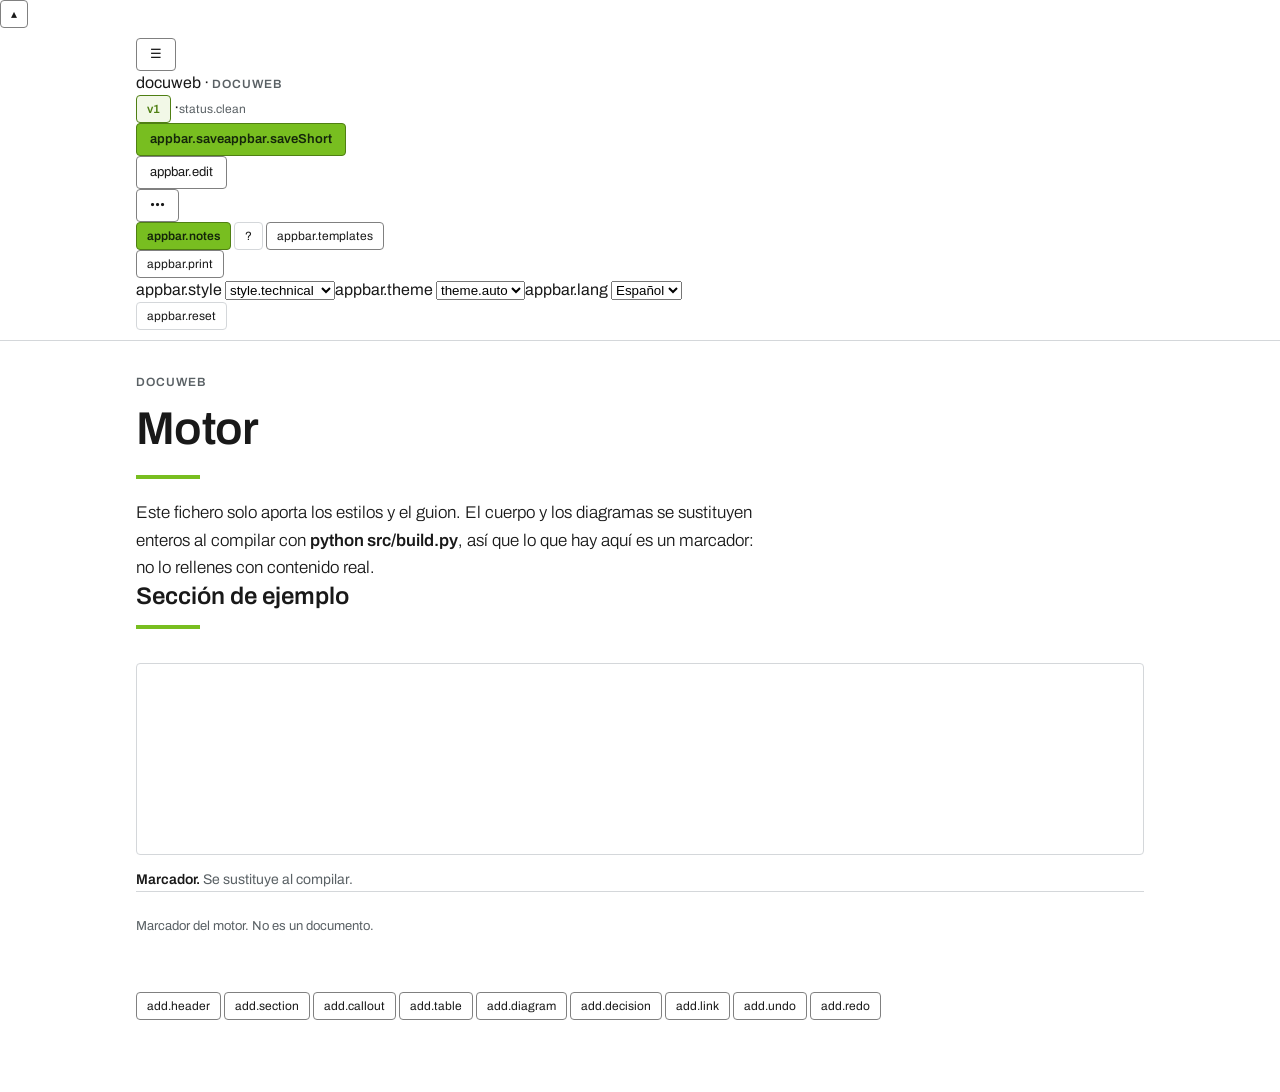
<file: src/motor.html>
<!doctype html>
<html lang="es">
<head>
<meta charset="utf-8">
<meta name="viewport" content="width=device-width, initial-scale=1, viewport-fit=cover">
<meta name="color-scheme" content="light dark">
<title>docuweb · motor</title>
<meta name="description" content="Motor de docuweb: estilos y guion. El contenido se inyecta al compilar.">
<link rel="preconnect" href="https://fonts.googleapis.com">
<link rel="preconnect" href="https://fonts.gstatic.com" crossorigin>
<link rel="stylesheet" href="https://fonts.googleapis.com/css2?family=Archivo:wght@300;400;600&display=swap">
<style>
  :root{
    --surface:#ffffff;
    --surface-2:#eeeff1;
    --ink:#191919;
    --ink-muted:#5a6165;
    --border:#d4d7da;
    --border-strong:#808080;
    --brand:#78be20;
    --brand-ink:#4f7f13;
    --brand-tint:#f2f8e7;
    --info:#0b96cc;
    --danger:#b3000f;
    --danger-tint:#fdeced;
    --note-tint:#e6f4fb;
    --note-ink:#0a6d94;
    --radius:4px;
  }
  @media (prefers-color-scheme: dark){
    :root:not([data-theme="light"]){
      --surface:#16191b; --surface-2:#212629; --ink:#eef1f2; --ink-muted:#a4acb1;
      --border:#343b40; --border-strong:#5e676c; --brand:#8fd42e; --brand-ink:#a3dd52;
      --brand-tint:#1c2a11; --info:#4cb9e6; --danger:#ff7b7b; --danger-tint:#2c1517;
      --note-tint:#112c38; --note-ink:#6fcdf0;
    }
  }
  :root[data-theme="dark"]{
    --surface:#16191b; --surface-2:#212629; --ink:#eef1f2; --ink-muted:#a4acb1;
    --border:#343b40; --border-strong:#5e676c; --brand:#8fd42e; --brand-ink:#a3dd52;
    --brand-tint:#1c2a11; --info:#4cb9e6; --danger:#ff7b7b; --danger-tint:#2c1517;
    --note-tint:#112c38; --note-ink:#6fcdf0;
  }

  *{box-sizing:border-box}
  html,body{margin:0;padding:0}
  /* Los enlaces del cuerpo. En papel el color no se ve, así que el subrayado se queda. */
  #document-content a{color:var(--brand-ink);text-underline-offset:2px}
  #document-content a:hover{color:var(--ink)}
  img{max-width:100%}
  [hidden]{display:none!important}
  body{
    /* Contenedor de consulta. Hace que `100cqw` valga el ancho de `body`, que es el de
       la ventana ya sin la barra de desplazamiento vertical. Es justo lo que necesita
       una figura expandida, y así no hay que medir nada desde el guion. */
    container-type:inline-size;
    background:var(--surface);
    color:var(--ink);
    font-family:"Archivo",system-ui,-apple-system,"Segoe UI",sans-serif;
    line-height:1.5;
    -webkit-font-smoothing:antialiased;
  }
  .page{max-width:1040px;margin:0 auto;padding-inline:16px;padding-block:32px 72px;display:flex;flex-direction:column;gap:56px}

  /* ---------- barra superior ---------- */
  .appbar{
    position:sticky;
    top:env(safe-area-inset-top, 0px);
    z-index:40;
    background:var(--surface);
    border-bottom:1px solid var(--border);
  }
  .appbar-inner{
    max-width:1040px;margin:0 auto;padding:10px 16px;
    display:flex;align-items:center;gap:10px;flex-wrap:wrap;
  }
  .appbar .brandmark{
    font-size:12px;font-weight:600;letter-spacing:.09em;text-transform:uppercase;
    color:var(--ink-muted);margin-right:auto;
  }
  .btn{
    font:inherit;font-size:13px;line-height:1;
    padding:9px 13px;border-radius:var(--radius);
    border:1px solid var(--border-strong);
    background:var(--surface);color:var(--ink);
    cursor:pointer;white-space:nowrap;
  }
  .btn:hover{background:var(--surface-2)}
  .btn:focus-visible{outline:2px solid var(--info);outline-offset:2px}
  .btn[aria-pressed="true"]{background:var(--brand);border-color:var(--brand-ink);color:#14260a;font-weight:600}
  .btn--primary{background:var(--brand);border-color:var(--brand-ink);color:#14260a;font-weight:600}
  .btn--primary:hover{background:var(--brand-ink);color:#fff}
  .btn--ghost{border-color:var(--border)}
  .btn:disabled{opacity:.45;cursor:not-allowed}
  .btn--sm{padding:7px 10px;font-size:12px}
  .dirty{
    font-size:12px;color:var(--danger);font-weight:600;
    display:inline-flex;align-items:center;gap:6px;
  }
  .dirty::before{content:"";width:7px;height:7px;border-radius:50%;background:var(--danger)}
  .saved{font-size:12px;color:var(--ink-muted)}

  /* ---------- cabecera ---------- */
  .kicker{font-size:12px;font-weight:600;letter-spacing:.09em;text-transform:uppercase;color:var(--ink-muted);margin:0 0 12px}
  h1{font-size:clamp(30px,5vw,46px);line-height:1.14;font-weight:600;letter-spacing:-.015em;margin:0 0 20px;text-wrap:balance}
  h1::after{content:"";display:block;width:4rem;height:4px;background:var(--brand);margin-top:20px}
  .lede{font-size:17px;font-weight:300;line-height:1.6;max-width:62ch;margin:0}
  .lede strong{font-weight:600}
  .meta{display:flex;flex-wrap:wrap;gap:8px 10px;margin-top:24px}
  .pill{font-size:12px;line-height:1;padding:7px 10px;border:1px solid var(--border-strong);border-radius:var(--radius);color:var(--ink-muted)}
  .pill.is-draft{border-color:var(--brand-ink);color:var(--brand-ink);font-weight:600}

  section{display:flex;flex-direction:column;gap:20px}
  h2{font-size:24px;font-weight:600;line-height:1.25;margin:0;text-wrap:balance}
  h2::after{content:"";display:block;width:4rem;height:4px;background:var(--brand);margin-top:14px}
  h3{font-size:16px;font-weight:600;margin:0}
  p{margin:0;max-width:68ch}
  /* El ancho del texto.

     Cada bloque trae una medida de lectura —62 o 68 caracteres, que es lo que se sigue
     sin perder el renglón al saltar de línea—. Eso es una opinión razonable, no una ley:
     en una pantalla ancha puede quedarse corta, y quien escribe el documento es quien
     sabe qué necesita. Al editar, el borde derecho de cada bloque se arrastra. Doble clic
     en él vuelve a la medida del estilo.

     El tirador es un pseudo-elemento y no un nodo: dentro de un bloque editable, un nodo
     de más es un sitio donde puede caer el cursor. */
  body.editing-content [data-measure]{position:relative}
  body.editing-content [data-measure]::after{
    content:"";position:absolute;top:0;right:-9px;width:11px;height:100%;
    cursor:ew-resize;border-right:2px solid var(--brand-ink);opacity:0;
  }
  body.editing-content [data-measure]:hover::after{opacity:.35}
  body.editing-content [data-measure].is-measuring::after{opacity:1}
  code{font-family:ui-monospace,SFMono-Regular,"SF Mono",Menlo,monospace;font-size:.88em;background:var(--surface-2);padding:1px 5px;border-radius:2px}

  /* ---------- figuras ---------- */
  figure{margin:0;display:flex;flex-direction:column;gap:14px}
  /* Al leer, sobre la figura solo está Expandir, discreto y a la derecha. Al editar,
     la barra de herramientas completa, que ya es un bloque con su fondo. */
  .figtools{display:flex;flex-wrap:wrap;gap:8px;align-items:center;justify-content:flex-end}
  body.editing .figtools{
    justify-content:flex-start;
    padding:10px;border:1px solid var(--border);border-bottom:none;
    border-radius:var(--radius) var(--radius) 0 0;background:var(--surface-2);
  }
  .figtools .sep{flex:1}
  .figtools .hint{font-size:12px;color:var(--ink-muted)}
  /* Una figura a todo el ancho de la ventana.

     La página está centrada y limitada a 1040px, que es lo que se lee cómodo en un
     párrafo; un diagrama ancho no tiene por qué caber ahí. Esto lo saca del centrado
     sin sacarlo del documento: sigue donde estaba, en su sección y con su pie.

     El ancho es `100cqw` y no `100vw` porque `vw` incluye el ancho de la barra de
     desplazamiento vertical: la figura sobresaldría esos pocos píxeles y sacaría una
     barra horizontal en toda la página. `cqw` mide el contenedor —`body`—, que ya la
     descuenta. */
  figure.is-wide{width:100cqw;max-width:none;margin-inline:calc(50% - 50cqw);padding-inline:16px}
  figure.is-wide .canvas{border-radius:var(--radius)}
  .canvas{overflow:auto;border:1px solid var(--border);border-radius:var(--radius);background:var(--surface);padding:20px 16px}
  body.editing .canvas{border-radius:0 0 var(--radius) var(--radius)}
  .canvas svg{display:block;height:auto;width:100%}
  .canvas--wide svg{min-width:880px}
  .canvas--mid svg{min-width:640px}
  body.editing .canvas svg{touch-action:none}
  figcaption{font-size:14px;color:var(--ink-muted);max-width:68ch;line-height:1.55}
  figcaption b{color:var(--ink);font-weight:600}

  .legend{display:flex;flex-wrap:wrap;gap:10px 22px;font-size:13px;color:var(--ink-muted)}
  .legend span{display:inline-flex;align-items:center;gap:8px}
  .swatch{width:26px;height:14px;border-radius:2px;flex:none}
  .sw-new{background:var(--brand-tint);border:1.5px solid var(--brand-ink)}
  .sw-out{border:1px dashed var(--border-strong)}
  .sw-dead{background:var(--danger-tint);border:1px dashed var(--danger)}

  /* ---------- svg ---------- */
  .n-box{fill:var(--surface);stroke:var(--border-strong);stroke-width:1}
  .n-new{fill:var(--brand-tint);stroke:var(--brand-ink);stroke-width:1.75}
  .n-out{fill:var(--surface);stroke:var(--border-strong);stroke-width:1;stroke-dasharray:5 4}
  .n-dead{fill:var(--danger-tint);stroke:var(--danger);stroke-width:1;stroke-dasharray:5 4}
  .n-chip{fill:var(--surface-2);stroke:none}
  .n-chipdead{fill:var(--danger-tint);stroke:var(--danger);stroke-width:1;stroke-dasharray:4 3}
  .n-divider{fill:none;stroke:var(--info);stroke-width:1.5;stroke-dasharray:7 5}
  .n-label{fill:none;stroke:none}
  .n-note{fill:var(--note-tint);stroke:var(--note-ink);stroke-width:1.25}
  .t-note{fill:var(--ink);font-size:12.5px}
  .t-noteby{fill:var(--note-ink);font-size:11px;font-weight:600}
  .e-note{stroke:var(--note-ink);stroke-width:1.25;fill:none;stroke-dasharray:3 3}
  .p-note{fill:var(--note-ink)}
  body.no-notes .note-layer{display:none}

  .t-title{fill:var(--ink);font-size:15px;font-weight:600}
  .t-title.sm{font-size:13.5px}
  /* una caja o un texto con enlace: se ve que lleva a algún sitio antes de pulsarlo */
  .node-link{cursor:pointer}
  .node-link text:first-of-type{text-decoration:underline;text-underline-offset:2px}
  body.editing .node-link{cursor:default}
  .t-sub{fill:var(--ink-muted);font-size:12.5px}
  .t-sub.sm{font-size:12px}
  .t-dead{fill:var(--danger)}
  .t-edge{fill:var(--ink-muted);font-size:12px}
  .t-edge.new{fill:var(--brand-ink);font-weight:600}
  .t-edge.dead{fill:var(--danger)}

  .e-line{stroke:var(--ink-muted);stroke-width:1.5;fill:none}
  .e-new{stroke:var(--brand-ink);stroke-width:2;fill:none}
  .e-dead{stroke:var(--danger);stroke-width:1.5;fill:none;stroke-dasharray:5 4}
  .h-line{fill:var(--ink-muted)}
  .h-new{fill:var(--brand-ink)}
  .h-dead{fill:var(--danger)}

  /* banda invisible de agarre. Con las flechas dibujadas por encima de las cajas,
     una banda ancha robaria clics a la caja de debajo: 10 basta para agarrarlas. */
  .hit{fill:transparent;stroke:transparent;stroke-width:10}
  .hitlbl{fill:transparent;stroke:none}
  body.editing [data-elabel]{cursor:move}
  /* el texto nunca recibe el puntero: el clic atraviesa hasta la forma de debajo.
     Sin esto, arrastrar una nota (que es casi toda texto) inicia una seleccion
     de texto del navegador y el gesto de mover no llega a empezar. */
  .canvas svg text{pointer-events:none;user-select:none;-webkit-user-select:none}
  body.editing .node,
  body.editing .edge{cursor:pointer}
  body.editing .node.dragging{cursor:grabbing}
  .sel-ring{fill:none;stroke:var(--info);stroke-width:2;stroke-dasharray:4 3;pointer-events:none}
  .marquee{fill:var(--info);fill-opacity:.08;stroke:var(--info);stroke-width:1;stroke-dasharray:4 3;pointer-events:none}
  .handle{fill:var(--surface);stroke:var(--info);stroke-width:1.75;cursor:nwse-resize}
  .wp{fill:var(--surface);stroke:var(--info);stroke-width:1.75;cursor:move}
  .anch{fill:var(--surface);stroke:var(--info);stroke-width:1.25;opacity:.55;cursor:pointer}
  .anch:hover{opacity:1;stroke-width:2}
  .anch.is-on{fill:var(--info);opacity:1}
  .endp{fill:var(--info);stroke:var(--surface);stroke-width:1.5;cursor:move}
  .connect-src{stroke:var(--info)!important;stroke-width:2.5!important}

  /* ---------- panel ---------- */
  .props{
    position:fixed;right:16px;bottom:16px;z-index:50;
    width:360px;max-width:calc(100vw - 32px);
    background:var(--surface);border:1px solid var(--border-strong);
    border-radius:var(--radius);box-shadow:0 4px 20px rgba(25,25,25,.2);
    padding:16px;display:none;flex-direction:column;gap:12px;
    max-height:min(80vh,760px);overflow:auto;
  }
  .props.open{display:flex}
  .props header{display:flex;align-items:center;gap:8px}
  .props header h3{font-size:14px;margin-right:auto}
  .field{display:flex;flex-direction:column;gap:5px}
  .field label{font-size:11px;font-weight:600;letter-spacing:.06em;text-transform:uppercase;color:var(--ink-muted)}
  .field input,.field select,.field textarea{
    font:inherit;font-size:13px;padding:8px 9px;
    border:1px solid var(--border-strong);border-radius:var(--radius);
    background:var(--surface);color:var(--ink);width:100%;
  }
  .field textarea{resize:vertical;line-height:1.45;min-height:76px}
  .field input:focus,.field select:focus,.field textarea:focus{outline:2px solid var(--info);outline-offset:1px;border-color:var(--info)}
  .props-actions{display:flex;gap:8px;flex-wrap:wrap}
  .btn--danger{border-color:var(--danger);color:var(--danger)}
  .btn--danger:hover{background:var(--danger-tint)}

  /* ---------- version e historial ---------- */
  .revbadge{
    font:inherit;font-size:12px;font-weight:600;line-height:1;
    padding:7px 10px;border-radius:var(--radius);
    border:1px solid var(--brand-ink);background:var(--brand-tint);color:var(--brand-ink);
    cursor:pointer;font-variant-numeric:tabular-nums;
  }
  .revbadge:hover{background:var(--brand);color:#14260a}
  .revbadge:focus-visible{outline:2px solid var(--info);outline-offset:2px}

  .overlay{
    position:fixed;top:0;right:0;bottom:0;left:0;inset:0;z-index:60;
    background:rgba(25,25,25,.6);
    /* `safe center`: centrado mientras quepa, y pegado arriba cuando no. Con `center` a
       secas, un diálogo más alto que la ventana se sale por los dos lados a la vez y la
       mitad de arriba —el título— queda fuera de alcance: no hay forma de subir hasta él. */
    display:flex;align-items:safe center;justify-content:center;padding:16px;
  }
  .modal{
    background:var(--surface);border:1px solid var(--border-strong);
    border-radius:var(--radius);padding:22px;
    /* Alto: el que haga falta, sin pasar de la ventana ni convertirse en un muro. La
       Ayuda son doce apartados, y sin el tope en píxeles llega a medir mil y pico en una
       pantalla alta, que ya no se lee como un diálogo. */
    width:420px;max-width:100%;max-height:min(85vh,760px);overflow:auto;
    display:flex;flex-direction:column;gap:14px;
    box-shadow:0 4px 20px rgba(25,25,25,.2);
  }
  .modal h3{font-size:18px}
  .modal .field input{width:100%}
  .modal p{font-size:13.5px;color:var(--ink-muted);line-height:1.5}
  .histlist{display:flex;flex-direction:column;gap:0;border:1px solid var(--border);border-radius:var(--radius)}
  .histrow{display:grid;grid-template-columns:44px 1fr;gap:12px;padding:12px 14px;border-bottom:1px solid var(--border);font-size:13.5px}
  .histrow:last-child{border-bottom:none}
  .histrow.is-current{background:var(--brand-tint)}
  .histrow .r{font-weight:600;color:var(--brand-ink);font-variant-numeric:tabular-nums}
  .histrow .who{color:var(--ink-muted);font-size:12.5px}
  /* el aviso de que aún no hay versiones no es una fila: no lleva número ni fecha,
     así que no puede entrar en la rejilla de 44px o se parte palabra por palabra */
  .histempty{margin:0;padding:12px 14px;font-size:13.5px;color:var(--ink-muted)}

  /* ---------- aviso ---------- */
  .notice{
    display:none;gap:12px;align-items:flex-start;
    border:1px solid var(--brand-ink);background:var(--brand-tint);
    border-radius:var(--radius);padding:14px 16px;font-size:13.5px;line-height:1.5;
  }
  .notice.open{display:flex}
  .notice p{margin:0;flex:1;color:var(--ink)}

  /* ---------- resto ---------- */
  .notes{display:grid;grid-template-columns:repeat(auto-fit,minmax(260px,1fr));gap:16px}
  .note{border:1px solid var(--border);border-radius:var(--radius);padding:18px;display:flex;flex-direction:column;gap:8px}
  .note h3{font-size:15px}
  .note p{font-size:14px;color:var(--ink-muted);line-height:1.55}
  .note .src{font-size:12px;color:var(--ink-muted);font-family:ui-monospace,SFMono-Regular,Menlo,monospace}

  .tablewrap{overflow-x:auto;border:1px solid var(--border);border-radius:var(--radius)}
  table{border-collapse:collapse;width:100%;min-width:560px;font-size:14px}
  th,td{text-align:left;padding:13px 16px;border-bottom:1px solid var(--border);vertical-align:top}
  thead th{font-size:12px;font-weight:600;letter-spacing:.06em;text-transform:uppercase;color:var(--ink-muted);background:var(--surface-2)}
  tbody tr:last-child td{border-bottom:none}
  .tag{display:inline-block;font-size:12px;line-height:1;padding:5px 8px;border-radius:2px;background:var(--surface-2);color:var(--ink-muted);white-space:nowrap}
  .tag.is-new{background:var(--brand-tint);color:var(--brand-ink);font-weight:600}

  ol.decisions{margin:0;padding:0;list-style:none;border:1px solid var(--border);border-radius:var(--radius)}
  ol.decisions li{display:grid;grid-template-columns:34px 1fr;gap:14px;padding:16px 18px;border-bottom:1px solid var(--border)}
  ol.decisions li:last-child{border-bottom:none}
  ol.decisions li.is-answered{background:var(--brand-tint)}
  .num{font-size:13px;font-weight:600;color:var(--brand-ink);font-variant-numeric:tabular-nums;padding-top:1px}
  .decision-q{font-weight:600;font-size:15px;margin-bottom:4px}
  .decision-w{font-size:14px;color:var(--ink-muted);line-height:1.55}

  /* la respuesta vive dentro del mismo bloque: sin recuadro que la separe */
  .answer{display:flex;gap:8px;align-items:flex-start;margin-top:10px}
  .answer .lbl{
    font-size:14px;font-weight:600;line-height:1.55;
    color:var(--brand-ink);white-space:nowrap;
  }
  .answer textarea{
    flex:1;min-width:0;
    font:inherit;font-size:14px;line-height:1.55;
    color:var(--ink);background:transparent;
    border:0;border-bottom:1px dashed var(--border);border-radius:0;
    padding:0 2px 2px;margin:0;resize:none;overflow:hidden;
  }
  .answer textarea::placeholder{color:var(--ink-muted);font-style:italic}
  .answer textarea:hover{border-bottom-color:var(--border-strong)}
  .answer textarea:focus{outline:none;border-bottom:1px solid var(--brand-ink)}
  .deccount{font-size:13px;color:var(--ink-muted);font-variant-numeric:tabular-nums}

  footer{border-top:1px solid var(--border);padding-top:24px;font-size:13px;color:var(--ink-muted);line-height:1.6;display:flex;flex-direction:column;gap:8px}
  footer p{max-width:72ch}

  @media (max-width:560px){
    .page{padding-block:24px 48px;gap:44px}
    ol.decisions li{grid-template-columns:24px 1fr;gap:10px;padding:14px}
    .props{left:16px;right:16px;bottom:8px;width:auto}
  }
/* STUDIO_STYLES */
</style>
</head>
<body>

<div class="appbar">
  <button type="button" class="btn btn--sm" id="btn-chrome" aria-controls="appbar-stack" aria-expanded="true" aria-label="Ocultar la barra" title="Ocultar la barra">▴</button>
  <div class="appbar-inner" id="appbar-inner">
    <div class="appbar-stack" id="appbar-stack">
    <div class="appbar-heading">
    <button type="button" class="btn mobile-control" id="btn-menu" data-panel="preferences" aria-controls="preferences" aria-expanded="false" data-i18n-aria-label="appbar.preferences" aria-label="Preferencias">☰</button>
    <div class="document-identity"><span class="product-name">docuweb · </span><span class="brandmark">docuweb</span></div>
    <div class="document-state" aria-live="polite">
    <button type="button" class="revbadge" id="btn-history" data-i18n-title="appbar.history.title" title="Ver el historial de versiones de este fichero">v1</button>
    <span aria-hidden="true">·</span><span id="status" class="saved" data-i18n="status.clean">Sin cambios</span>
    </div>
    <button type="button" class="btn btn--primary" id="btn-save"><span class="desktop-label" data-i18n="appbar.save">Guardar versión</span><span class="mobile-label" data-i18n="appbar.saveShort">Guardar</span></button>
    </div>
    <div class="appbar-actions">
    <button type="button" class="btn" id="btn-edit" aria-pressed="false" data-i18n-title="appbar.edit.title" title="Edita el texto y los diagramas del documento" data-i18n="appbar.edit">Editar</button>
    <div class="toolbar-menu secondary-menu" id="secondary-menu">
    <button type="button" class="btn mobile-control" data-panel="secondary-menu" aria-controls="secondary-actions" aria-expanded="false" data-i18n-aria-label="appbar.more" aria-label="Más">•••</button>
    <div class="menu-content" id="secondary-actions">
    <button type="button" class="btn btn--sm" id="btn-notes" aria-pressed="true" data-i18n-title="appbar.notes.title" title="Muestra u oculta las notas de revisión" data-i18n="appbar.notes">Notas</button>
    <button type="button" class="btn btn--sm btn--ghost" id="btn-help" data-i18n-title="appbar.help.title" data-i18n-aria-label="appbar.help" aria-label="Ayuda" title="Cómo se edita este documento">?</button>
    <button type="button" class="btn btn--sm" id="btn-templates" data-i18n="appbar.templates">Plantillas</button>
    </div></div>
    <button type="button" class="btn btn--sm" id="btn-print" data-i18n="appbar.print">Imprimir / PDF</button>
    </div>
    <div class="appbar-preferences" id="preferences">
    <div class="document-controls"><label><span data-i18n="appbar.style">Estilo</span> <select id="design-select"><option value="technical" data-i18n="style.technical">Técnico</option><option value="editorial" data-i18n="style.editorial">Editorial</option><option value="executive" data-i18n="style.executive">Ejecutivo</option></select></label><label><span data-i18n="appbar.theme">Tema</span> <select id="theme-select"><option value="auto" data-i18n="theme.auto">Sistema</option><option value="light" data-i18n="theme.light">Claro</option><option value="dark" data-i18n="theme.dark">Oscuro</option></select></label><label><span data-i18n="appbar.lang">Idioma</span> <select id="lang-select"><option value="es">Español</option><option value="en">English</option></select></label></div>
    <button type="button" class="btn btn--ghost btn--sm" id="btn-reset" data-i18n-title="appbar.reset.title" title="Vuelve al contenido y los ajustes guardados en este fichero" data-i18n="appbar.reset">Restablecer documento</button>
    </div>
    </div>
  </div>
</div>

<div class="page">

  <div class="notice" id="notice">
    <p id="notice-text"></p>
    <button type="button" class="btn btn--sm" id="notice-dismiss" data-i18n="notice.dismiss">Entendido</button>
  </div>

  <div id="document-content">
  <header>
    <p class="kicker">docuweb</p>
    <h1>Motor</h1>
    <p class="lede">
      Este fichero solo aporta los estilos y el guion. El cuerpo y los diagramas se
      sustituyen enteros al compilar con <strong>python src/build.py</strong>, así que lo que
      hay aquí es un marcador: no lo rellenes con contenido real.
    </p>
  </header>

  <section>
    <h2>Sección de ejemplo</h2>
    <figure data-fig="f1">
      <div class="figtools" data-tools="f1"></div>
      <div class="canvas canvas--mid"><svg data-svg="f1" role="img" aria-label="Figura de ejemplo del motor."></svg></div>
      <figcaption><b>Marcador.</b> Se sustituye al compilar.</figcaption>
    </figure>
  </section>

  <footer>
    <p>Marcador del motor. No es un documento.</p>
  </footer>
  </div>
  <div class="content-tools" data-i18n-aria-label="appbar.addContent" aria-label="Añadir contenido">
    <button class="btn btn--sm" type="button" data-add-block="header" data-i18n="add.header">+ Título</button>
    <button class="btn btn--sm" type="button" data-add-block="section" data-i18n="add.section">+ Sección</button>
    <button class="btn btn--sm" type="button" data-add-block="callout" data-i18n="add.callout">+ Aviso</button>
    <button class="btn btn--sm" type="button" data-add-block="table" data-i18n="add.table">+ Tabla</button>
    <button class="btn btn--sm" type="button" data-add-block="figure" data-i18n="add.diagram">+ Diagrama</button>
    <button class="btn btn--sm" type="button" data-add-block="decision" data-i18n="add.decision">+ Decisión</button>
    <button class="btn btn--sm" type="button" id="btn-link" data-i18n-title="add.link.title" title="Convierte el texto seleccionado en un enlace" data-i18n="add.link">Enlace</button>
    <button class="btn btn--sm" type="button" id="btn-content-undo" data-i18n="add.undo">Deshacer</button>
    <button class="btn btn--sm" type="button" id="btn-content-redo" data-i18n="add.redo">Rehacer</button>
  </div>
</div>

<div class="overlay" id="overlay" hidden>
  <div class="modal" role="dialog" aria-modal="true" aria-labelledby="modal-title">
    <h3 id="modal-title">Grabar versión</h3>
    <div id="modal-body"></div>
    <div class="props-actions" id="modal-actions"></div>
  </div>
</div>

<div class="props" id="props" role="dialog" data-i18n-aria-label="props.aria" aria-label="Propiedades del elemento seleccionado">
  <header>
    <h3 id="props-title" data-i18n="props.title">Propiedades</h3>
    <button type="button" class="btn btn--sm btn--ghost" id="props-close" data-i18n-aria-label="modal.close" aria-label="Cerrar" data-i18n="modal.close">Cerrar</button>
  </header>
  <div id="props-body"></div>
</div>

<script id="diagram-data" type="application/json">
{
  "version": 1,
  "meta": {
    "rev": 1,
    "savedAt": "",
    "savedBy": "",
    "history": []
  },
  "answers": {},
  "figures": {
    "f1": {
      "w": 420,
      "h": 160,
      "nodes": [
        {
          "id": "a",
          "x": 40,
          "y": 52,
          "w": 140,
          "h": 52,
          "kind": "box",
          "title": "origen"
        },
        {
          "id": "b",
          "x": 240,
          "y": 52,
          "w": 140,
          "h": 52,
          "kind": "box",
          "title": "destino"
        }
      ],
      "edges": [
        {
          "id": "e1",
          "from": "a",
          "to": "b",
          "label": "ejemplo"
        }
      ]
    }
  }
}
</script>

<script id="template-data" type="application/json">[]</script>
<script id="i18n-data" type="application/json">{}</script>
<script>
(function () {
  "use strict";

  var SVGNS = "http://www.w3.org/2000/svg";
  var STORE_KEY = "docuweb:borrador:" + (location.pathname || "doc");
  var FIGS = [];
  var SNAP = 4;

  /* ---------------- idioma de la interfaz ----------------
     Un unico juego de controles: las cadenas viven en el catalogo `i18n-data` y se
     cambian en caliente, sin duplicar botones por idioma. El idioma del documento
     (<html lang>) es el valor por defecto; la eleccion de quien edita se guarda en
     el navegador, nunca dentro del fichero. */
  var I18N = (function () {
    try {
      // El catalogo viaja traspuesto: una lista de claves y, por idioma, la lista de
      // textos en el mismo orden. Escribir cada clave una vez y no una por idioma
      // ahorra varios kilobytes en un fichero que se descarga entero; montarlo de
      // vuelta son estas cuatro lineas y ocurre una sola vez al abrir.
      var raw = JSON.parse(document.getElementById("i18n-data").textContent) || {};
      var out = {};
      Object.keys(raw).forEach(function (code) {
        if (code === "keys") return;
        var table = out[code] = {};
        raw.keys.forEach(function (key, i) { table[key] = raw[code][i]; });
      });
      return out;
    } catch (err) { return {}; }
  })();
  var LANG_KEY = "docuweb:idioma";
  // los contenedores de la interfaz no comparten idioma con el contenido del documento
  var CHROME = [".appbar", ".content-tools", "#props", "#overlay", "#notice", "#status"];

  function docLang() {
    var raw = (document.documentElement.getAttribute("lang") || "es").toLowerCase();
    var two = raw.slice(0, 2);
    if (I18N[two]) return two;
    if (I18N[raw]) return raw;
    return "es";
  }
  var lang = docLang();
  function t(key, vars) {
    var table = I18N[lang] || {};
    var text = table[key];
    if (text == null) text = (I18N.es || {})[key];
    if (text == null) return key;
    return String(text).replace(/\{(\w+)\}/g, function (m, k) {
      return vars && vars[k] != null ? String(vars[k]) : m;
    });
  }
  function tList(key) {
    var table = I18N[lang] || {}, list = table[key];
    if (!list) list = (I18N.es || {})[key];
    return Array.isArray(list) ? list : [];
  }
  // Lo que ya esta escrito en el HTML lleva data-i18n; los atributos, data-i18n-<attr>.
  function applyStatic() {
    CHROME.forEach(function (sel) {
      var box = document.querySelector(sel);
      if (box) box.setAttribute("lang", lang);
    });
    document.querySelectorAll("[data-i18n]").forEach(function (el2) {
      el2.textContent = t(el2.getAttribute("data-i18n"));
    });
    ["title", "aria-label", "placeholder"].forEach(function (attr) {
      document.querySelectorAll("[data-i18n-" + attr + "]").forEach(function (el2) {
        el2.setAttribute(attr, t(el2.getAttribute("data-i18n-" + attr)));
      });
    });
    var picker = document.getElementById("lang-select");
    if (picker) picker.value = lang;
  }
  function setLang(next) {
    if (!I18N[next] || next === lang) return;
    lang = next;
    try { localStorage.setItem(LANG_KEY, lang); } catch (err) { /* modo privado */ }
    applyStatic();
    // el rótulo del interruptor de la barra cambia según su estado, así que no lleva
    // `data-i18n` y hay que volver a ponerlo a mano
    setChrome(chromeVisible());
    // vuelve a pintar barras, paneles y avisos, que se construyen con t()
    afterChange();
  }
  function initLang() {
    try {
      var saved = localStorage.getItem(LANG_KEY);
      if (saved && I18N[saved]) lang = saved;
    } catch (err) { /* nada */ }
    applyStatic();
  }

  var dataEl = document.getElementById("diagram-data");
  var baseline = normalizeEdges(JSON.parse(dataEl.textContent));
  var model = clone(baseline);
  FIGS = Object.keys(model.figures);

  var state = {
    editing: false,
    dirty: false,
    dragging: false,    // congela el viewBox mientras se arrastra
    hideNotes: false,   // preferencia de quien mira, no del documento
    sel: { fig: null, items: [] },   // seleccion multiple dentro de UNA figura
    marquee: null,      // marco de seleccion por arrastre
    connect: null,      // {fig, from} mientras se traza una flecha
    undo: [],
    redo: []
  };

  /* ---------------- utilidades ---------------- */

  function clone(o) { return JSON.parse(JSON.stringify(o)); }

  /* Un enlace que se puede seguir sin miedo.

     Este documento se abre desde el disco, con los permisos que eso da, y pasa de mano
     en mano: lo escribe una persona, lo edita otra y lo abre una tercera. Un `href` que
     empiece por `javascript:` se ejecuta al pulsarlo, asi que aqui solo pasan los
     esquemas que llevan a algun sitio. Lo demas se queda fuera, lo haya escrito quien
     lo haya escrito y lo haya escrito donde lo haya escrito: en el panel o a mano
     dentro del fichero. Y como casi nadie teclea el `https://`, se pone solo. */
  function safeHref(raw) {
    var v = String(raw == null ? "" : raw).trim();
    if (!v) return "";
    if (/^[#/]/.test(v) || /^\.\.?\//.test(v)) return v;       // dentro del documento, o relativo
    if (/^(https?:|mailto:|tel:)/i.test(v)) return v;
    if (/^[^\s@]+@[^\s@]+\.[^\s@]+$/.test(v)) return "mailto:" + v;
    if (/^[a-z][a-z0-9+.-]*:/i.test(v)) return "";             // cualquier otro esquema, fuera
    return "https://" + v;
  }

  /* Envuelve un dibujo en un enlace, si lo tiene. Si no, lo devuelve tal cual. */
  function linkWrap(g, link) {
    var href = safeHref(link);
    if (!href) return g;
    var a = el("a", { href: href, target: "_blank", rel: "noopener noreferrer" }, "node-link");
    a.appendChild(g);
    return a;
  }

  /* El modelo tal y como se graba dentro del fichero.

     Dos cosas que no hacen falta en disco. El cuerpo del documento ya viaja en el
     HTML visible, y al abrir se vuelve a leer de ahi (`baseline.document.html`), asi
     que repetirlo aqui duplica el documento entero dentro de si mismo. Y del `<`
     solo hay que esconder del analizador de HTML el que abre `</` o `<!--`: escapar
     todos costaba seis bytes cada uno, y en un documento largo eso son miles. */
  function fileJSON(m) {
    var texto = JSON.stringify(m, function (key, value) {
      return (key === "html" && this === m.document) ? undefined : value;
    }, 2);
    return texto.replace(/<!--/g, "\\u003c!--").replace(/<\//g, "<\\/");
  }
  function writeModel(m) { dataEl.textContent = "\n" + fileJSON(m) + "\n"; }

  function fig(id) { return model.figures[id]; }
  function node(f, id) { return fig(f).nodes.filter(function (n) { return n.id === id; })[0]; }
  function edge(f, id) { return fig(f).edges.filter(function (e) { return e.id === id; })[0]; }
  function center(n) { return { x: n.x + n.w / 2, y: n.y + n.h / 2 }; }
  function uid(prefix, list) {
    var i = 1, id;
    do { id = prefix + i; i++; } while (list.some(function (o) { return o.id === id; }));
    return id;
  }
  /* ---------------- seleccion ---------------- */

  // En Mac, Ctrl+clic ES el clic derecho: alli el modificador de sumar es Cmd.
  var IS_MAC = /Mac|iPhone|iPad|iPod/.test(navigator.platform || navigator.userAgent || "");
  var ADD_KEY = IS_MAC ? "Cmd" : "Ctrl";
  function isAdditive(evt) { return evt.shiftKey || (IS_MAC ? evt.metaKey : evt.ctrlKey); }

  function selClear() { state.sel = { fig: null, items: [] }; }
  function selCount() { return state.sel.items.length; }
  function selIndex(f, type, id) {
    if (state.sel.fig !== f) return -1;
    for (var i = 0; i < state.sel.items.length; i++) {
      if (state.sel.items[i].type === type && state.sel.items[i].id === id) return i;
    }
    return -1;
  }
  function selHas(f, type, id) { return selIndex(f, type, id) >= 0; }
  function selSet(f, type, id) { state.sel = { fig: f, items: [{ type: type, id: id }] }; }
  function selToggle(f, type, id) {
    if (state.sel.fig !== f) { selSet(f, type, id); return; }
    var i = selIndex(f, type, id);
    if (i >= 0) state.sel.items.splice(i, 1);
    else state.sel.items.push({ type: type, id: id });
    if (!state.sel.items.length) selClear();
  }
  function selOnly() { return state.sel.items.length === 1 ? state.sel.items[0] : null; }
  function selIds(type) {
    return state.sel.items
      .filter(function (i) { return i.type === type; })
      .map(function (i) { return i.id; });
  }
  // tras deshacer o rehacer, descarta lo que ya no existe
  function selPrune() {
    var f = state.sel.fig;
    if (!f) return;
    if (!model.figures[f]) { selClear(); return; }
    state.sel.items = state.sel.items.filter(function (i) {
      return i.type === "node" ? !!node(f, i.id) : !!edge(f, i.id);
    });
    if (!state.sel.items.length) selClear();
  }
  // lo que se mueve junto: los nodos elegidos mas lo que vive dentro de ellos
  function movingNodes(f) {
    var seen = {}, out = [];
    selIds("node").forEach(function (id) {
      var nn = node(f, id);
      if (nn && !seen[id]) { seen[id] = 1; out.push(nn); }
      childrenOf(f, id).forEach(function (k) {
        if (!seen[k.id]) { seen[k.id] = 1; out.push(k); }
      });
    });
    return out;
  }
  // codos que acompanan: de aristas elegidas, o cuyos dos extremos se mueven
  // los codos que acompanan al grupo: los de las flechas elegidas y los de las
  // flechas cuyas dos cajas se mueven
  function movingWps(f, nodeSet) {
    var eids = selIds("edge");
    var out = [];
    fig(f).edges.forEach(function (e) {
      var ws = waypoints(e);
      if (!ws.length) return;
      if (eids.indexOf(e.id) < 0 && !(nodeSet[e.from] && nodeSet[e.to])) return;
      ws.forEach(function (w) { out.push(w); });
    });
    return out;
  }

  function el(name, attrs, cls) {
    var e = document.createElementNS(SVGNS, name);
    if (attrs) for (var k in attrs) e.setAttribute(k, attrs[k]);
    if (cls) e.setAttribute("class", cls);
    return e;
  }
  function textEl(x, y, str, cls, anchor) {
    var t = el("text", { x: x, y: y, "text-anchor": anchor || "middle" }, cls);
    t.textContent = str;
    return t;
  }
  // ancho aproximado en px para una cadena a un tamano de fuente dado
  function textWidth(str, size) { return String(str).length * size * 0.53; }
  function fitSize(str, maxW, base) {
    var s = base;
    while (s > 9.5 && textWidth(str, s) > maxW) s -= 0.5;
    return s;
  }
  // SVG no ajusta texto solo: se parte a mano respetando los saltos escritos
  function wrapText(str, maxW, size) {
    var out = [];
    String(str == null ? "" : str).split("\n").forEach(function (para) {
      var words = para.split(/\s+/).filter(Boolean);
      if (!words.length) { out.push(""); return; }
      var cur = "";
      words.forEach(function (w) {
        var test = cur ? cur + " " + w : w;
        if (cur && textWidth(test, size) > maxW) { out.push(cur); cur = w; }
        else cur = test;
      });
      if (cur) out.push(cur);
    });
    return out;
  }

  /* ---------------- notas ---------------- */

  var NOTE_PAD = 12, NOTE_LH = 17, NOTE_SIZE = 12.5;

  function noteLines(n) {
    return wrapText(n.text, Math.max(n.w - NOTE_PAD * 2, 40), drawingFontSize(n, NOTE_SIZE));
  }
  // la nota crece con su contenido: nunca recorta lo escrito
  function fitNoteHeight(n) {
    var lines = noteLines(n).length || 1;
    n.h = NOTE_PAD * 2 + lines * noteLineHeight(n) + (n.by ? drawingFontSize(n, NOTE_SIZE) + 4 : 0);
    return n.h;
  }

  /* ---------------- geometria de aristas ---------------- */

  // punto donde el segmento centro->destino corta el borde del rectangulo
  function borderPoint(n, toward) {
    var c = center(n);
    var dx = toward.x - c.x, dy = toward.y - c.y;
    if (dx === 0 && dy === 0) return c;
    var hw = Math.max(n.w, 2) / 2, hh = Math.max(n.h, 2) / 2;
    var sx = dx === 0 ? Infinity : hw / Math.abs(dx);
    var sy = dy === 0 ? Infinity : hh / Math.abs(dy);
    var s = Math.min(sx, sy);
    return { x: c.x + dx * s, y: c.y + dy * s };
  }

  // amarres fijos: las cuatro esquinas y las cuatro mitades de cada lado
  var ANCHOR_POINTS = {
    nw: [0, 0], n: [0.5, 0], ne: [1, 0],
    w: [0, 0.5], e: [1, 0.5],
    sw: [0, 1], s: [0.5, 1], se: [1, 1]
  };
  var ANCHOR_KEYS = ["nw", "n", "ne", "e", "se", "s", "sw", "w"];
  // Se resuelven al pintar, no al cargar: asi siguen al idioma elegido.
  function anchorOpts() {
    return [
      ["auto", t("anchor.auto")],
      ["n", t("anchor.n")], ["ne", t("anchor.ne")], ["e", t("anchor.e")], ["se", t("anchor.se")],
      ["s", t("anchor.s")], ["sw", t("anchor.sw")], ["w", t("anchor.w")], ["nw", t("anchor.nw")]
    ];
  }

  function anchorPoint(n, key) {
    var a = n && ANCHOR_POINTS[key];
    if (!a) return null;                       // sin amarre: lo decide borderPoint
    return { x: n.x + n.w * a[0], y: n.y + n.h * a[1] };
  }

  // al soltar la punta gana el amarre mas cercano; el centro devuelve el automatico
  function nearestAnchor(n, p) {
    if (!n) return null;
    var best = null, bestD = Infinity;
    ANCHOR_KEYS.forEach(function (k) {
      var q = anchorPoint(n, k);
      var dist = Math.hypot(p.x - q.x, p.y - q.y);
      if (dist < bestD) { bestD = dist; best = k; }
    });
    var c = center(n);
    return Math.hypot(p.x - c.x, p.y - c.y) < bestD ? null : best;
  }

  function anchorOf(e, which) { return which === "from" ? e.fromAnchor : e.toAnchor; }

  // codos: una lista por flecha. `wp` era un codo unico y se sigue leyendo igual
  function waypoints(e) {
    if (e.wps && e.wps.length) return e.wps;
    return e.wp ? [e.wp] : [];
  }

  function setWaypoints(e, list) {
    delete e.wp;
    if (list && list.length) e.wps = list;
    else delete e.wps;
  }

  function normalizeEdges(m) {
    if (!m || !m.figures) return m;
    Object.keys(m.figures).forEach(function (k) {
      (m.figures[k].edges || []).forEach(function (e) {
        if (e.wp) setWaypoints(e, waypoints(e).slice());
      });
    });
    return m;
  }

  function setAnchor(e, which, key) {
    var prop = which === "from" ? "fromAnchor" : "toAnchor";
    if (!key || key === "auto") delete e[prop];
    else e[prop] = key;
  }

  /* Distancia de un punto a un tramo. Sirve para saber por dónde se ha agarrado una
     flecha: el codo nuevo tiene que nacer en ese tramo y no en otro, o la flecha da un
     salto en cuanto empiezas a arrastrar. */
  /* La captura del puntero es una comodidad, no un requisito: mantiene el arrastre
     aunque el ratón se salga del dibujo. Si el puntero ya no existe -un evento
     sintético, o uno que se soltó antes de tiempo- el navegador lanza y no pasa nada:
     el arrastre sigue funcionando sin captura. */
  function capturePointer(svg, id) {
    try { svg.setPointerCapture(id); } catch (err) { /* sin captura, pero se arrastra igual */ }
  }

  function distToSegment(p, a, b) {
    var vx = b.x - a.x, vy = b.y - a.y;
    var len2 = vx * vx + vy * vy;
    var t = len2 ? ((p.x - a.x) * vx + (p.y - a.y) * vy) / len2 : 0;
    t = Math.max(0, Math.min(1, t));
    return Math.hypot(p.x - (a.x + vx * t), p.y - (a.y + vy * t));
  }

  function edgePath(f, e) {
    var a = node(f, e.from), b = node(f, e.to);
    if (!a || !b) return null;
    var ws = waypoints(e);
    var first = ws[0] || null, last = ws[ws.length - 1] || null;
    // con un extremo amarrado, el otro apunta a ese punto y no al centro de la caja
    var pa = anchorPoint(a, e.fromAnchor), pb = anchorPoint(b, e.toAnchor);
    var p1 = pa || borderPoint(a, first || pb || center(b));
    var p2 = pb || borderPoint(b, last || pa || center(a));
    var pts = [p1].concat(ws).concat([p2]);
    // punto y angulo para la etiqueta: en el tramo mas largo
    var seg = [p1, p2], segIndex = 0, best = -1;
    for (var i = 0; i < pts.length - 1; i++) {
      var d = Math.hypot(pts[i + 1].x - pts[i].x, pts[i + 1].y - pts[i].y);
      if (d > best) { best = d; seg = [pts[i], pts[i + 1]]; segIndex = i; }
    }
    var mid = { x: (seg[0].x + seg[1].x) / 2, y: (seg[0].y + seg[1].y) / 2 };
    return { pts: pts, mid: mid, seg: seg, segIndex: segIndex };
  }

  /* ---------------- render ---------------- */

  function viewBoxOf(f) {
    var d = fig(f);
    var maxX = d.w, maxY = d.h, minX = 0, minY = 0;
    d.nodes.forEach(function (n) {
      minX = Math.min(minX, n.x - 12); minY = Math.min(minY, n.y - 12);
      maxX = Math.max(maxX, n.x + n.w + 12); maxY = Math.max(maxY, n.y + n.h + 24);
    });
    d.edges.forEach(function (e) {
      waypoints(e).forEach(function (w) {
        minX = Math.min(minX, w.x - 12); minY = Math.min(minY, w.y - 12);
        maxX = Math.max(maxX, w.x + 12); maxY = Math.max(maxY, w.y + 12);
      });
    });
    return { x: minX, y: minY, w: maxX - minX, h: maxY - minY };
  }

  function renderNodeText(g, n) {
    var pad = 12;
    var maxW = Math.max(n.w - pad * 2, 40);
    var small = n.kind === "chip" || n.kind === "chipdead" || n.small;
    var dead = n.kind === "dead" || n.kind === "chipdead";
    var tCls = "t-title" + (small ? " sm" : "") + (dead ? " t-dead" : "");
    var sCls = "t-sub" + (small ? " sm" : "") + (dead ? " t-dead" : "");
    var tBase = drawingFontSize(n, small ? 13.5 : 15);
    var sBase = appearanceOf(n).fontSize == null ? (small ? 12 : 12.5) : Math.max(9, tBase - 2.5);

    if (n.kind === "divider") {
      var vertical = n.h > n.w;
      if (n.title) {
        var tx = vertical ? n.x : n.x + n.w;
        var ty = vertical ? n.y - 8 : n.y - 8;
        g.appendChild(textEl(tx, ty, n.title, "t-sub", vertical ? "middle" : "end"));
      }
      if (n.sub) {
        g.appendChild(textEl(n.x + n.w, n.y + 22, n.sub, "t-sub", "end"));
      }
      return;
    }
    if (n.kind === "label") {
      var anchor = appearanceOf(n).align || n.align || "middle";
      var lx = anchor === "end" ? n.x + n.w : anchor === "start" ? n.x : n.x + n.w / 2;
      g.appendChild(textEl(lx, n.y + 16, n.title || "", "t-sub", anchor));
      return;
    }
    if (n.kind === "note") {
      var nl = noteLines(n);
      nl.forEach(function (ln, i) {
        g.appendChild(textEl(n.x + NOTE_PAD, n.y + NOTE_PAD + drawingFontSize(n, NOTE_SIZE) + i * noteLineHeight(n), ln, "t-note", "start"));
      });
      if (n.by) {
        g.appendChild(textEl(n.x + n.w - NOTE_PAD, n.y + n.h - NOTE_PAD + 2, n.by, "t-noteby", "end"));
      }
      return;
    }

    var lines = [];
    if (n.title) lines.push({ s: n.title, cls: tCls, size: fitSize(n.title, maxW, tBase) });
    if (n.sub) lines.push({ s: n.sub, cls: sCls, size: fitSize(n.sub, maxW, sBase) });
    if (n.sub2) lines.push({ s: n.sub2, cls: sCls, size: fitSize(n.sub2, maxW, sBase) });
    if (!lines.length) return;

    var gap = Math.max(18, tBase * 1.3);
    var startY;
    if (n.top) {
      startY = n.y + 11 + tBase;
    } else {
      var total = (lines.length - 1) * gap;
      startY = n.y + n.h / 2 - total / 2 + 5;
    }
    lines.forEach(function (ln, i) {
      var align = appearanceOf(n).align || "middle";
      var tx = align === "start" ? n.x + pad : align === "end" ? n.x + n.w - pad : n.x + n.w / 2;
      var t = textEl(tx, startY + i * gap, ln.s, ln.cls, align);
      t.style.fontSize = ln.size + "px";
      g.appendChild(t);
    });
  }

  /* Si una figura va a todo el ancho es cosa del documento, no de quien lo abre: viaja
     en el modelo como `wide` y se aplica al dibujar, igual venga de haberlo pulsado o
     de estar escrito a mano en el fichero. */
  function applyFigureWidth(f) {
    var figura = document.querySelector('figure[data-fig="' + f + '"]');
    if (figura) figura.classList.toggle("is-wide", !!(fig(f) || {}).wide);
  }

  function render(f) {
    applyFigureWidth(f);
    var svg = document.querySelector('svg[data-svg="' + f + '"]');
    var d = fig(f);
    // durante un arrastre el viewBox se congela: si se recalculase, el mapeo
    // de coordenadas cambiaria a mitad de gesto y el elemento saltaria
    if (!(state.dragging && svg.getAttribute("viewBox"))) {
      var vb = viewBoxOf(f);
      svg.setAttribute("viewBox", vb.x + " " + vb.y + " " + vb.w + " " + vb.h);
    }
    while (svg.firstChild) svg.removeChild(svg.firstChild);

    // marcadores
    var defs = el("defs");
    [["line", "h-line"], ["new", "h-new"], ["dead", "h-dead"]].forEach(function (pair) {
      var m = el("marker", {
        id: f + "-mk-" + pair[0], viewBox: "0 0 10 10", refX: 9, refY: 5,
        markerWidth: 7, markerHeight: 7, orient: "auto-start-reverse"
      });
      m.appendChild(el("path", { d: "M0,0 L10,5 L0,10 z" }, pair[1]));
      defs.appendChild(m);
    });
    svg.appendChild(defs);

    var gEdges = el("g"), gNodes = el("g"), gNotes = el("g", null, "note-layer"), gOver = el("g");
    // Las cajas van primero y las flechas encima: asi ninguna flecha se pierde
    // detras de un rectangulo opaco al reordenar el dibujo, y una flecha que
    // sale de un bloque interior se ve salir de el y no del contenedor.
    svg.appendChild(gNodes); svg.appendChild(gEdges); svg.appendChild(gNotes); svg.appendChild(gOver);

    // nodos: primero contenedores, luego el resto (los chips encima)
    // las notas van aparte, en su propia capa por encima del dibujo
    var ordered = d.nodes.filter(function (n) { return n.kind !== "note"; }).sort(function (a, b) {
      var ap = d.nodes.some(function (n) { return n.parent === a.id; }) ? 0 : 1;
      var bp = d.nodes.some(function (n) { return n.parent === b.id; }) ? 0 : 1;
      return ap - bp;
    });

    ordered.forEach(function (n) {
      var g = el("g", { "data-node": n.id }, "node");
      if (n.kind === "divider") {
        var vertical = n.h > n.w;
        g.appendChild(el("line", {
          x1: n.x, y1: n.y,
          x2: vertical ? n.x : n.x + n.w,
          y2: vertical ? n.y + n.h : n.y
        }, "n-divider"));
        g.appendChild(el("line", {
          x1: n.x, y1: n.y,
          x2: vertical ? n.x : n.x + n.w,
          y2: vertical ? n.y + n.h : n.y
        }, "hit"));
      } else if (n.kind === "label") {
        g.appendChild(el("rect", { x: n.x, y: n.y, width: n.w, height: n.h }, "hit"));
      } else {
        g.appendChild(el("rect", { x: n.x, y: n.y, width: n.w, height: n.h, rx: 4 }, "n-" + n.kind));
      }
      renderNodeText(g, n);
      decorateNode(g, n);
      // una caja con enlace es una caja dentro de un <a>: el data-node sigue en el
      // grupo, asi que seleccionar y arrastrar funcionan igual que en cualquier otra
      gNodes.appendChild(linkWrap(g, n.link));
    });

    // aristas
    d.edges.forEach(function (e, index) {
      var p = edgePath(f, e);
      if (!p) return;
      var kind = e.kind || "line";
      var g = el("g", { "data-edge": e.id }, "edge");
      var geometry = connectorShape(p, e);
      var line = el(geometry.tag, geometry.attrs, "e-" + kind);
      g.appendChild(el(geometry.tag, geometry.attrs, "hit"));
      g.appendChild(line);
      // Place labels on the actual curve, including after nodes or elbows move.
      if (geometry.tag === "path") {
        var length = line.getTotalLength();
        p.mid = line.getPointAtLength(length / 2);
        p.seg = [line.getPointAtLength(Math.max(0, length / 2 - 1)), line.getPointAtLength(Math.min(length, length / 2 + 1))];
      }
      if (e.label) {
        var dx = p.seg[1].x - p.seg[0].x, dy = p.seg[1].y - p.seg[0].y;
        var horizontalish = Math.abs(dx) >= Math.abs(dy);
        var lx = p.mid.x, ly = p.mid.y, anchor = "middle";
        if (horizontalish) { ly = p.mid.y - 9; }
        else { lx = p.mid.x + 10; ly = p.mid.y + 4; anchor = "start"; }
        // el desplazamiento es relativo al punto medio: la etiqueta sigue a la
        // flecha cuando esta se mueve, y ademas se puede separar de ella
        if (e.lo) { lx += e.lo.dx; ly += e.lo.dy; }
        // zona de agarre propia: el texto no recibe el puntero
        var labelSize = drawingFontSize(e, 12);
        var lw = textWidth(e.label, labelSize) + 12;
        g.appendChild(el("rect", {
          x: anchor === "middle" ? lx - lw / 2 : lx - 6,
          y: ly - labelSize - 1, width: lw, height: labelSize + 6, rx: 2,
          "data-elabel": e.id
        }, "hitlbl"));
        var lbl = textEl(lx, ly, e.label, "t-edge" + (kind === "new" ? " new" : kind === "dead" ? " dead" : ""), anchor);
        lbl.style.fontSize = labelSize + "px";
        g.appendChild(lbl);
      }
      decorateEdge(g, line, e, defs, f, index);
      gEdges.appendChild(g);
    });

    // notas de revision: rabito hacia la caja comentada + recuadro
    d.nodes.filter(function (n) { return n.kind === "note"; }).forEach(function (n) {
      var g = el("g", { "data-node": n.id }, "node");
      var target = n.anchor ? node(f, n.anchor) : null;
      if (target && target.id !== n.id) {
        var p1 = borderPoint(n, center(target));
        var p2 = borderPoint(target, center(n));
        g.appendChild(el("line", { x1: p1.x, y1: p1.y, x2: p2.x, y2: p2.y }, "e-note"));
        g.appendChild(el("circle", { cx: p2.x, cy: p2.y, r: 3.5 }, "p-note"));
      }
      g.appendChild(el("rect", { x: n.x, y: n.y, width: n.w, height: n.h, rx: 4 }, "n-note"));
      renderNodeText(g, n);
      decorateNode(g, n);
      gNotes.appendChild(g);
    });

    // superposiciones de edicion
    if (state.editing) {
      d.edges.forEach(function (e) {
        waypoints(e).forEach(function (w, i) {
          gOver.appendChild(el("circle", {
            cx: w.x, cy: w.y, r: 5, "data-wp": e.id + "|" + i
          }, "wp"));
        });
      });
      if (state.sel.fig === f) {
        state.sel.items.forEach(function (it) {
          if (it.type === "node") {
            var n = node(f, it.id);
            if (!n) return;
            var pad = 5;
            gOver.appendChild(el("rect", {
              x: n.x - pad, y: n.y - pad,
              width: Math.max(n.w, 2) + pad * 2, height: Math.max(n.h, 2) + pad * 2, rx: 6
            }, "sel-ring"));
          } else {
            var se = edge(f, it.id);
            if (!se) return;
            var sp = edgePath(f, se);
            if (sp) gOver.appendChild(el("polyline", {
              points: sp.pts.map(function (q) { return q.x + "," + q.y; }).join(" ")
            }, "sel-ring"));
          }
        });
        // amarres: con una sola flecha elegida se ven los destinos de sus dos puntas
        var onlyE = selOnly();
        if (onlyE && onlyE.type === "edge") {
          var oe = edge(f, onlyE.id);
          var op = oe && edgePath(f, oe);
          if (op) {
            [["from", node(f, oe.from), op.pts[0]],
             ["to", node(f, oe.to), op.pts[op.pts.length - 1]]].forEach(function (side) {
              var which = side[0], box = side[1], tip = side[2];
              if (!box) return;
              var cur = anchorOf(oe, which);
              ANCHOR_KEYS.concat(["auto"]).forEach(function (k) {
                var q = k === "auto" ? center(box) : anchorPoint(box, k);
                var on = k === "auto" ? !cur : cur === k;
                gOver.appendChild(el("circle", {
                  cx: q.x, cy: q.y, r: on ? 4.5 : 3.5,
                  "data-anch": oe.id + "|" + which + "|" + k
                }, "anch" + (on ? " is-on" : "")));
              });
              gOver.appendChild(el("circle", {
                cx: tip.x, cy: tip.y, r: 6, "data-endp": oe.id + "|" + which
              }, "endp"));
            });
          }
        }
        // redimensionar solo tiene sentido con un unico elemento elegido
        var only = selOnly();
        if (only && only.type === "node") {
          var on = node(f, only.id);
          if (on && on.kind !== "label") {
            gOver.appendChild(el("rect", {
              x: on.x + on.w - 5, y: on.y + on.h - 5, width: 10, height: 10, rx: 2,
              "data-resize": on.id
            }, "handle"));
          }
        }
      }
      if (state.marquee && state.marquee.fig === f) {
        var mq = state.marquee;
        gOver.appendChild(el("rect", {
          x: Math.min(mq.x0, mq.x1), y: Math.min(mq.y0, mq.y1),
          width: Math.abs(mq.x1 - mq.x0), height: Math.abs(mq.y1 - mq.y0)
        }, "marquee"));
      }
      if (state.connect && state.connect.fig === f) {
        var src = node(f, state.connect.from);
        if (src) {
          gOver.appendChild(el("rect", {
            x: src.x - 5, y: src.y - 5, width: src.w + 10, height: src.h + 10, rx: 6
          }, "sel-ring"));
        }
      }
    }
  }

  function renderAll() { FIGS.forEach(render); }

  /* ---------------- historial ---------------- */

  function snapshot() {
    state.undo.push(JSON.stringify(model));
    if (state.undo.length > 60) state.undo.shift();
    state.redo.length = 0;
  }
  function undo() {
    if (!state.undo.length) return;
    state.redo.push(JSON.stringify(model));
    var savedMeta = clone(meta());
    model = JSON.parse(state.undo.pop());
    model.meta = savedMeta;
    selPrune();
    afterChange();
  }
  function redo() {
    if (!state.redo.length) return;
    state.undo.push(JSON.stringify(model));
    var savedMeta = clone(meta());
    model = JSON.parse(state.redo.pop());
    model.meta = savedMeta;
    selPrune();
    afterChange();
  }

  function afterChange() {
    restoreContent();
    markDirty();
    renderAll();
    renderProps();
    renderTools();
    setNotes(!state.hideNotes);
    renderAnswers();   // deshacer y rehacer tambien devuelven las respuestas
  }

  /* ---------------- persistencia ---------------- */

  function markDirty() {
    state.dirty = true;
    var s = document.getElementById("status");
    s.className = "dirty";
    s.textContent = t("status.dirty");
    try { localStorage.setItem(STORE_KEY, JSON.stringify(model)); } catch (err) { /* modo privado */ }
  }
  function markClean(msg) {
    state.dirty = false;
    var s = document.getElementById("status");
    s.className = "saved";
    s.textContent = msg || t("status.clean");
    try { localStorage.removeItem(STORE_KEY); } catch (err) { /* nada */ }
  }

  function notice(text) {
    var n = document.getElementById("notice");
    document.getElementById("notice-text").textContent = text;
    n.classList.add("open");
  }

  /* ---------------- version ---------------- */

  // El documento SI sabe donde vive: la URL file:// lo dice. Lo que no puede es
  // escribir ahi partiendo de esa ruta, porque la API de escritura del navegador
  // trabaja con permisos concedidos sobre un manejador y nunca con rutas sueltas
  // (si no, cualquier pagina local podria sobrescribir ficheros en silencio).
  // La ruta sirve para saber donde estamos, guiar al usuario y heredar el nombre.
  var SELF = (function () {
    var out = { dir: "", file: "", sep: "/" };
    try {
      if (location.protocol !== "file:") return out;
      var href = decodeURIComponent(location.href.split("#")[0].split("?")[0]);
      // se quitan solo las dos barras del esquema: la tercera es la raiz del
      // sistema y en Mac o Linux forma parte de la ruta (/Users/...)
      var path = href.replace(/^file:\/\//, "");
      if (/^\/[A-Za-z]:/.test(path)) path = path.slice(1);   // file:///C:/... -> C:/...
      var win = /^[A-Za-z]:/.test(path);
      var i = path.lastIndexOf("/");
      out.file = i >= 0 ? path.slice(i + 1) : path;
      out.dir = i >= 0 ? path.slice(0, i) : "";
      out.sep = win ? "\\" : "/";
      if (win) out.dir = out.dir.replace(/\//g, "\\");
    } catch (err) { /* una pagina servida por http no tiene ruta local */ }
    return out;
  })();

  var WHO_KEY = "docuweb:autor";

  // hereda el nombre del fichero que esta abierto, sin su sufijo de version:
  // asi, si alguien lo renombra, las versiones siguientes siguen ese nombre
  var BASENAME = (function () {
    var f = (SELF.file || "").replace(/\.html?$/i, "").replace(/-v\d+$/i, "");
    return f || "documento";
  })();

  function meta() {
    if (!model.meta) model.meta = { rev: 1, savedAt: todayISO(), savedBy: "", history: [] };
    if (!model.meta.history) model.meta.history = [];
    return model.meta;
  }
  function todayISO() {
    var d = new Date();
    function p(n) { return (n < 10 ? "0" : "") + n; }
    return d.getFullYear() + "-" + p(d.getMonth() + 1) + "-" + p(d.getDate());
  }
  function fmtDate(iso) {
    var m = /^(\d{4})-(\d{2})-(\d{2})$/.exec(iso || "");
    if (!m) return iso || "";
    var months = tList("date.months");
    return Number(m[3]) + " " + (months[Number(m[2]) - 1] || m[2]) + " " + m[1];
  }

  // La version vive en la barra de herramientas, no en el documento.
  function renderMeta() {
    document.getElementById("btn-history").textContent = "v" + meta().rev;
  }

  /* ---------------- modal ---------------- */

  var overlay = document.getElementById("overlay");
  var modalReturnFocus = null;

  function closeModal() {
    overlay.hidden = true;
    if (modalReturnFocus && modalReturnFocus.isConnected) modalReturnFocus.focus();
    document.getElementById("modal-body").innerHTML = "";
    document.getElementById("modal-actions").innerHTML = "";
  }
  function openModal(title, buildBody, buttons) {
    modalReturnFocus = document.activeElement;
    document.getElementById("modal-title").textContent = title;
    var body = document.getElementById("modal-body");
    var acts = document.getElementById("modal-actions");
    body.innerHTML = ""; acts.innerHTML = "";
    buildBody(body);
    buttons.forEach(function (b) {
      var el2 = document.createElement("button");
      el2.type = "button";
      el2.className = "btn " + (b.cls || "");
      el2.textContent = b.label;
      el2.addEventListener("click", b.onClick);
      acts.appendChild(el2);
    });
    overlay.hidden = false;
    /* Un diálogo se abre por su título.

       El foco tiene que entrar en el diálogo, pero enfocar arrastra el desplazamiento
       hasta lo enfocado: en Ayuda, que no tiene campos, el primer elemento al que se
       puede ir es el botón Cerrar, que está al final de doce párrafos, y el diálogo
       abría mostrando el último. Se prefiere un campo del cuerpo —que es lo que se va a
       escribir— y, si no lo hay, el primer botón pero sin mover el desplazamiento. */
    var caja = overlay.querySelector(".modal");
    if (caja) caja.scrollTop = 0;
    var first = overlay.querySelector("#modal-body input,#modal-body select,#modal-body textarea")
      || overlay.querySelector("#modal-actions button");
    if (first) {
      first.focus({ preventScroll: true });
      if (first.select) first.select();
    }
  }

  overlay.addEventListener("pointerdown", function (evt) {
    if (evt.target === overlay) closeModal();
  });

  /* ---------------- grabar ---------------- */

  /* ---------------- donde se graba ---------------- */

  // Un documento abierto con doble clic no sabe en que carpeta vive: el navegador
  // no se lo dice. Chrome y Edge permiten escribir en disco con permiso explicito,
  // asi que la carpeta se senala una vez y las siguientes versiones caen solas
  // junto al original. Firefox y Safari no lo permiten: alli se descarga.
  var HAS_SAVE = typeof window.showSaveFilePicker === "function";
  var HAS_DIR = typeof window.showDirectoryPicker === "function";
  var fsDir = null;    // carpeta fijada
  var fsFile = null;   // ultimo fichero grabado, para abrir el dialogo donde toca

  function fsAllowed(handle) {
    if (!handle || !handle.queryPermission) return Promise.resolve(false);
    return handle.queryPermission({ mode: "readwrite" })
      .then(function (st) {
        if (st === "granted") return true;
        return handle.requestPermission({ mode: "readwrite" })
          .then(function (st2) { return st2 === "granted"; });
      })
      .catch(function () { return false; });
  }

  function writeHandle(handle, text) {
    return handle.createWritable().then(function (w) {
      return w.write(text).then(function () { return w.close(); });
    });
  }

  function pickFolder() {
    if (!HAS_DIR) return;
    window.showDirectoryPicker({ mode: "readwrite" }).then(function (d) {
      fsDir = d;
      fsFile = null;
      closeModal();
      notice(t("save.folder.pinned", { folder: d.name }));
    }).catch(function () { /* cancelado por el usuario */ });
  }

  // true = escrito en disco · "cancel" = el usuario desistio · false = hay que descargar
  function writeToDisk(filename, html) {
    if (!HAS_SAVE) return Promise.resolve(false);
    if (fsDir) {
      return fsAllowed(fsDir).then(function (ok) {
        if (!ok) { fsDir = null; return false; }
        return fsDir.getFileHandle(filename, { create: true }).then(function (h) {
          return writeHandle(h, html).then(function () { fsFile = h; return true; });
        });
      }).catch(function () { return false; });
    }
    var opts = {
      suggestedName: filename,
      types: [{ description: t("save.fileType"), accept: { "text/html": [".html"] } }]
    };
    if (fsFile) opts.startIn = fsFile;
    return window.showSaveFilePicker(opts).then(function (h) {
      return writeHandle(h, html).then(function () { fsFile = h; return true; });
    }).catch(function (err) {
      return (err && err.name === "AbortError") ? "cancel" : false;
    });
  }

  function downloadBlob(filename, html) {
    var blob = new Blob([html], { type: "text/html;charset=utf-8" });
    var url = URL.createObjectURL(blob);
    var a = document.createElement("a");
    a.href = url;
    a.download = filename;
    document.body.appendChild(a);
    a.click();
    document.body.removeChild(a);
    setTimeout(function () { URL.revokeObjectURL(url); }, 4000);
  }

  function destinoTexto(next) {
    var nombre = BASENAME + "-v" + next + ".html";
    if (fsDir) return t("save.dest.folder", { file: nombre, folder: fsDir.name });
    if (HAS_SAVE) return t("save.dest.dialog", { file: nombre });
    return t("save.dest.download", { file: nombre });
  }

  // la ruta propia, para que no haya que adivinar adonde llevar el fichero
  function rutaPropia(body) {
    if (!SELF.dir) return;
    var d = document.createElement("div");
    d.className = "field";
    var l = document.createElement("label");
    l.textContent = t("save.where");
    var v = document.createElement("div");
    v.style.fontSize = "12px";
    v.style.lineHeight = "1.45";
    v.style.wordBreak = "break-all";
    v.style.fontFamily = "ui-monospace,SFMono-Regular,Menlo,monospace";
    v.style.color = "var(--ink-muted)";
    v.style.border = "1px solid var(--border)";
    v.style.borderRadius = "var(--radius)";
    v.style.padding = "8px 9px";
    v.textContent = SELF.dir;
    d.appendChild(l); d.appendChild(v);
    body.appendChild(d);
  }

  function openSaveDialog() {
    var m = meta();
    var next = m.rev + 1;
    var who = m.savedBy || "";
    try { who = localStorage.getItem(WHO_KEY) || who; } catch (err) { /* nada */ }
    var noteVal = "";

    var buttons = [
      { label: t("modal.save"), cls: "btn--primary", onClick: function () { closeModal(); doSave(who, noteVal); } }
    ];
    if (HAS_DIR && !fsDir) {
      buttons.push({ label: t("modal.pickFolder"), cls: "", onClick: pickFolder });
    }
    buttons.push({ label: t("modal.cancel"), cls: "btn--ghost", onClick: closeModal });

    openModal(t("modal.saveTitle") + " v" + next, function (body) {
      var p = document.createElement("p");
      p.textContent = destinoTexto(next);
      body.appendChild(p);
      if (!fsDir) rutaPropia(body);
      body.appendChild(field(t("save.field.who"), who, function (v) { who = v; }));
      body.appendChild(field(t("save.field.note"), "", function (v) { noteVal = v; }));
    }, buttons);
  }

  function doSave(who, note) {
    if (state.saving) return;
    syncContent();
    // el fichero se graba en estado de lectura: sin contenteditable y sin seleccion
    var estabaEditando = state.editing;
    if (estabaEditando) setEdit(false);
    var m = meta();
    var metaBefore = JSON.parse(JSON.stringify(m));
    m.rev = m.rev + 1;
    m.savedAt = todayISO();
    m.savedBy = (who || "").trim();
    m.history.push({ rev: m.rev, at: m.savedAt, by: m.savedBy, note: (note || "").trim() });
    try { if (m.savedBy) localStorage.setItem(WHO_KEY, m.savedBy); } catch (err) { /* nada */ }

    var sel = state.sel;
    selClear();
    state.connect = null;
    renderMeta();
    renderAll();

    // vuelca el modelo actual dentro del propio documento
    writeModel(model);

    // .value no se serializa: se escribe tambien en el HTML para que el
    // fichero grabado muestre las respuestas aunque no se ejecute el guion
    document.querySelectorAll("[data-answer]").forEach(function (ta) {
      ta.textContent = ta.value;
    });

    // el fichero grabado debe abrirse limpio: sin avisos, sin panel, sin marca de cambios
    document.getElementById("notice").classList.remove("open");
    document.getElementById("props").classList.remove("open");
    document.getElementById("props-body").innerHTML = "";
    var status = document.getElementById("status");
    status.className = "saved";
    status.textContent = t("status.clean");

    var filename = BASENAME + "-v" + m.rev + ".html";
    // la barra escondida es preferencia de quien mira: el fichero se graba con ella puesta
    var barraOculta = !chromeVisible();
    document.body.classList.remove("chrome-hidden");
    var html = "<!doctype html>\n" + document.documentElement.outerHTML;
    if (barraOculta) document.body.classList.add("chrome-hidden");

    function restaurar() {
      state.saving = false;
      document.body.inert = false;
      if (estabaEditando) setEdit(true);
      state.sel = sel;
      renderAll();
      renderProps();
    }

    state.saving = true;
    document.body.inert = true;
    writeToDisk(filename, html).then(function (res) {
      if (res === "cancel") {
        // no se grabo nada: la version no debe avanzar
        model.meta = metaBefore;
        writeModel(model);
        renderMeta();
        markDirty();
        restaurar();
        return;
      }
      baseline = clone(model);
      markClean(t("status.saved"));
      restaurar();
      if (res === true) {
        notice(t("save.done.disk", {
          file: filename,
          folder: fsDir ? " " + t("save.inFolder", { folder: fsDir.name }) : "",
          rev: m.rev
        }));
      } else {
        downloadBlob(filename, html);
        notice(t("save.done.download", {
          file: filename,
          dir: SELF.dir || t("save.originalFolder"),
          rev: m.rev
        }));
      }
    });
  }

  /* ---------------- historial ---------------- */

  function openHelp() {
    openModal(t("help.title"), function (body) {
      var bloques = [
        [t("help.b1.h"), t("help.b1.p")],
        [t("help.b2.h"), t("help.b2.p")],
        [t("help.b3.h"), t("help.b3.p")],
        [t("help.b4.h"), t("help.b4.p")],
        [t("help.b5.h"), t("help.b5.p")],
        [t("help.b6.h"), t("help.b6.p")],
        [t("help.b7.h"), t("help.b7.p")],
        [t("help.b8.h"), t("help.b8.p", { add: ADD_KEY })],
        [t("help.b9.h"), t("help.b9.p")],
        [t("help.b10.h"), t("help.b10.p")],
        [t("help.b11.h"), t("help.b11.p")],
        [t("help.b12.h"), t("help.b12.p")]
      ];
      bloques.forEach(function (b) {
        var h = document.createElement("div");
        h.className = "field";
        var l = document.createElement("label");
        l.textContent = b[0];
        var t = document.createElement("p");
        t.style.margin = "0";
        t.style.fontSize = "13px";
        t.style.lineHeight = "1.5";
        t.style.color = "var(--ink-muted)";
        t.textContent = b[1];
        h.appendChild(l); h.appendChild(t);
        body.appendChild(h);
      });
    }, [{ label: t("modal.close"), cls: "btn--ghost", onClick: closeModal }]);
  }

  function openHistory() {
    var m = meta();
    openModal(t("history.title"), function (body) {
      var p = document.createElement("p");
      p.textContent = t("history.intro");
      body.appendChild(p);
      var list = document.createElement("div");
      list.className = "histlist";
      var rows = m.history.slice().reverse();
      if (!rows.length) {
        var empty = document.createElement("p");
        empty.className = "histempty";
        empty.textContent = t("history.empty");
        list.appendChild(empty);
      }
      rows.forEach(function (h) {
        var row = document.createElement("div");
        row.className = "histrow" + (h.rev === m.rev ? " is-current" : "");
        var r = document.createElement("span");
        r.className = "r"; r.textContent = "v" + h.rev;
        var d = document.createElement("div");
        var n = document.createElement("div");
        n.textContent = h.note || t("history.nonote");
        var w = document.createElement("div");
        w.className = "who";
        w.textContent = fmtDate(h.at) + (h.by ? " · " + h.by : "");
        d.appendChild(n); d.appendChild(w);
        row.appendChild(r); row.appendChild(d);
        list.appendChild(row);
      });
      body.appendChild(list);
    }, [
      { label: t("modal.close"), cls: "btn--ghost", onClick: closeModal }
    ]);
  }

  /* ---------------- seleccion y panel ---------------- */

  function select(f, type, id) {
    if (id) selSet(f, type, id); else selClear();
    renderAll();
    renderProps();
  }

  function kindsNode() {
    return [
      ["box", t("kind.box")],
      ["new", t("kind.new")],
      ["out", t("kind.out")],
      ["dead", t("kind.dead")],
      ["chip", t("kind.chip")],
      ["chipdead", t("kind.chipdead")],
      ["divider", t("kind.divider")],
      ["label", t("kind.label")]
    ];
  }
  function kindsEdge() {
    return [["line", t("kind.edge.line")], ["new", t("kind.edge.new")], ["dead", t("kind.edge.dead")]];
  }

  function field(label, value, onInput, type) {
    var wrap = document.createElement("div");
    wrap.className = "field";
    var l = document.createElement("label");
    l.textContent = label;
    var i = document.createElement("input");
    i.type = type || "text";
    i.value = value == null ? "" : value;
    i.addEventListener("input", function () { onInput(i.value); });
    wrap.appendChild(l); wrap.appendChild(i);
    return wrap;
  }
  function areaField(label, value, onInput) {
    var wrap = document.createElement("div");
    wrap.className = "field";
    var l = document.createElement("label");
    l.textContent = label;
    var t = document.createElement("textarea");
    t.rows = 4;
    t.value = value == null ? "" : value;
    t.addEventListener("input", function () { onInput(t.value); });
    wrap.appendChild(l); wrap.appendChild(t);
    return wrap;
  }
  function selectField(label, value, options, onChange) {
    var wrap = document.createElement("div");
    wrap.className = "field";
    var l = document.createElement("label");
    l.textContent = label;
    var s = document.createElement("select");
    options.forEach(function (o) {
      var op = document.createElement("option");
      op.value = o[0]; op.textContent = o[1];
      if (o[0] === value) op.selected = true;
      s.appendChild(op);
    });
    s.addEventListener("change", function () { onChange(s.value); });
    wrap.appendChild(l); wrap.appendChild(s);
    return wrap;
  }

  function renderProps() {
    renderTools();
    var panel = document.getElementById("props");
    var body = document.getElementById("props-body");
    var title = document.getElementById("props-title");
    var panelKey = state.sel.fig + ":" + state.sel.items.map(function (it) { return it.type + ":" + it.id; }).join(",");
    var panelScroll = panel._selectionKey === panelKey ? panel.scrollTop : 0;
    panel._selectionKey = panelKey;
    requestAnimationFrame(function () { if (panel._selectionKey === panelKey) panel.scrollTop = panelScroll; });
    body.innerHTML = "";
    if (!state.editing || !selCount()) { panel.classList.remove("open"); return; }
    panel.classList.add("open");

    var f = state.sel.fig;
    var live = false; // evita re-render completo mientras se escribe

    if (selCount() > 1) { renderPropsMulti(f, body, title); return; }
    var only = selOnly();

    if (only.type === "node" && node(f, only.id) && node(f, only.id).kind === "note") {
      var nt = node(f, only.id);
      title.textContent = t("props.note");
      body.appendChild(areaField(t("props.note.text"), nt.text, function (v) {
        if (!live) { snapshot(); live = true; }
        nt.text = v; fitNoteHeight(nt); markDirty(); render(f);
      }));
      body.appendChild(field(t("props.note.by"), nt.by, function (v) {
        if (!live) { snapshot(); live = true; }
        nt.by = v; fitNoteHeight(nt); markDirty(); render(f);
      }));
      var targetOpts = [["", t("props.note.none")]].concat(
        fig(f).nodes
          .filter(function (n2) { return n2.kind !== "note" && n2.kind !== "label"; })
          .map(function (n2) { return [n2.id, n2.title || n2.id]; })
      );
      body.appendChild(selectField(t("props.note.target"), nt.anchor || "", targetOpts, function (v) {
        snapshot();
        if (v) nt.anchor = v; else delete nt.anchor;
        afterChange();
      }));
      renderAppearancePanel(f, body);
      var na = document.createElement("div");
      na.className = "props-actions";
      var nDel = document.createElement("button");
      nDel.type = "button"; nDel.className = "btn btn--sm btn--danger";
      nDel.textContent = t("props.note.delete");
      nDel.addEventListener("click", function () { deleteNode(f, nt.id); });
      na.appendChild(nDel);
      body.appendChild(na);
      return;
    }

    if (only.type === "node") {
      var n = node(f, only.id);
      if (!n) { panel.classList.remove("open"); return; }
      title.textContent = t("props.box");
      body.appendChild(field(t("props.box.title"), n.title, function (v) {
        if (!live) { snapshot(); live = true; }
        n.title = v; markDirty(); render(f);
      }));
      body.appendChild(field(t("props.box.sub"), n.sub, function (v) {
        if (!live) { snapshot(); live = true; }
        n.sub = v; markDirty(); render(f);
      }));
      body.appendChild(field(t("props.box.sub2"), n.sub2, function (v) {
        if (!live) { snapshot(); live = true; }
        n.sub2 = v; markDirty(); render(f);
      }));
      body.appendChild(selectField(t("props.box.style"), n.kind, kindsNode(), function (v) {
        snapshot(); n.kind = v; afterChange();
      }));
      body.appendChild(field(t("props.box.link"), n.link, function (v) {
        if (!live) { snapshot(); live = true; }
        if (v.trim()) n.link = v.trim(); else delete n.link;
        markDirty(); render(f);
      }));
      renderAppearancePanel(f, body);
      var acts = document.createElement("div");
      acts.className = "props-actions";
      var bTop = document.createElement("button");
      bTop.type = "button"; bTop.className = "btn btn--sm";
      bTop.textContent = n.top ? t("props.box.center") : t("props.box.top");
      bTop.addEventListener("click", function () { snapshot(); n.top = !n.top; afterChange(); });
      acts.appendChild(bTop);
      var bDel = document.createElement("button");
      bDel.type = "button"; bDel.className = "btn btn--sm btn--danger";
      bDel.textContent = t("props.box.delete");
      bDel.addEventListener("click", function () { deleteNode(f, n.id); });
      acts.appendChild(bDel);
      body.appendChild(acts);
    } else {
      var e = edge(f, only.id);
      if (!e) { panel.classList.remove("open"); return; }
      title.textContent = t("props.edge");
      body.appendChild(field(t("props.edge.label"), e.label, function (v) {
        if (!live) { snapshot(); live = true; }
        e.label = v; markDirty(); render(f);
      }));
      var opts = fig(f).nodes
        .filter(function (n2) { return n2.kind !== "label" && n2.kind !== "divider" && n2.kind !== "note"; })
        .map(function (n2) { return [n2.id, n2.title || n2.id]; });
      body.appendChild(selectField(t("props.edge.from"), e.from, opts, function (v) { snapshot(); e.from = v; afterChange(); }));
      body.appendChild(selectField(t("props.edge.to"), e.to, opts, function (v) { snapshot(); e.to = v; afterChange(); }));
      body.appendChild(selectField(t("props.edge.style"), e.kind || "line", kindsEdge(), function (v) { snapshot(); e.kind = v; afterChange(); }));
      body.appendChild(selectField(t("props.edge.fromAnchor"), e.fromAnchor || "auto", anchorOpts(), function (v) {
        snapshot(); setAnchor(e, "from", v); afterChange();
      }));
      body.appendChild(selectField(t("props.edge.toAnchor"), e.toAnchor || "auto", anchorOpts(), function (v) {
        snapshot(); setAnchor(e, "to", v); afterChange();
      }));
      renderAppearancePanel(f, body);
      var acts2 = document.createElement("div");
      acts2.className = "props-actions";
      var bWp = document.createElement("button");
      bWp.type = "button"; bWp.className = "btn btn--sm";
      bWp.textContent = t("props.edge.addElbow");
      bWp.addEventListener("click", function () {
        snapshot();
        var p = edgePath(f, e);
        // el codo nace separado de la linea, perpendicular al tramo, para poder cogerlo
        var vx = p.seg[1].x - p.seg[0].x, vy = p.seg[1].y - p.seg[0].y;
        var len = Math.hypot(vx, vy) || 1;
        var list = waypoints(e).slice();
        list.splice(p.segIndex, 0, {
          x: Math.round(p.mid.x - vy / len * 30),
          y: Math.round(p.mid.y + vx / len * 30)
        });
        setWaypoints(e, list);
        afterChange();
      });
      acts2.appendChild(bWp);
      if (waypoints(e).length) {
        var bWpNo = document.createElement("button");
        bWpNo.type = "button"; bWpNo.className = "btn btn--sm";
        bWpNo.textContent = waypoints(e).length === 1 ? t("props.edge.delElbow") : t("props.edge.delElbows");
        bWpNo.addEventListener("click", function () {
          snapshot(); setWaypoints(e, []); afterChange();
        });
        acts2.appendChild(bWpNo);
      }
      if (e.fromAnchor || e.toAnchor) {
        var bAn = document.createElement("button");
        bAn.type = "button"; bAn.className = "btn btn--sm";
        bAn.textContent = t("props.edge.release");
        bAn.addEventListener("click", function () {
          snapshot(); setAnchor(e, "from", null); setAnchor(e, "to", null); afterChange();
        });
        acts2.appendChild(bAn);
      }
      if (e.lo && (e.lo.dx || e.lo.dy)) {
        var bLo = document.createElement("button");
        bLo.type = "button"; bLo.className = "btn btn--sm";
        bLo.textContent = t("props.edge.recenter");
        bLo.addEventListener("click", function () {
          snapshot(); delete e.lo; afterChange();
        });
        acts2.appendChild(bLo);
      }
      var bDel2 = document.createElement("button");
      bDel2.type = "button"; bDel2.className = "btn btn--sm btn--danger";
      bDel2.textContent = t("props.edge.delete");
      bDel2.addEventListener("click", function () { deleteEdge(f, e.id); });
      acts2.appendChild(bDel2);
      body.appendChild(acts2);
    }
  }

  function renderPropsMulti(f, body, title) {
    var nodeIds = selIds("node"), edgeIds = selIds("edge");
    title.textContent = t("props.multi.title", { n: selCount() });

    var p = document.createElement("p");
    p.style.fontSize = "13px";
    p.style.color = "var(--ink-muted)";
    p.style.margin = "0";
    p.style.lineHeight = "1.5";
    var boxes = t(nodeIds.length === 1 ? "props.multi.boxes.one" : "props.multi.boxes.many", { n: nodeIds.length });
    var arrows = t(edgeIds.length === 1 ? "props.multi.edges.one" : "props.multi.edges.many", { n: edgeIds.length });
    p.textContent = t("props.multi.summary", { nodes: boxes, edges: arrows });
    body.appendChild(p);

    if (nodeIds.length) {
      body.appendChild(selectField(t("props.multi.boxStyle"), "",
        [["", t("props.multi.unchanged")]].concat(kindsNode()), function (v) {
          if (!v) return;
          snapshot();
          nodeIds.forEach(function (id) { var nn = node(f, id); if (nn) nn.kind = v; });
          afterChange();
        }));
    }
    if (edgeIds.length) {
      body.appendChild(selectField(t("props.multi.edgeStyle"), "",
        [["", t("props.multi.unchanged")]].concat(kindsEdge()), function (v) {
          if (!v) return;
          snapshot();
          edgeIds.forEach(function (id) { var ee = edge(f, id); if (ee) ee.kind = v; });
          afterChange();
        }));
    }

    var acts = document.createElement("div");
    acts.className = "props-actions";
    renderAppearancePanel(f, body);
    var bNone = document.createElement("button");
    bNone.type = "button"; bNone.className = "btn btn--sm btn--ghost";
    bNone.textContent = t("props.multi.clear");
    bNone.addEventListener("click", function () { selClear(); renderAll(); renderProps(); });
    acts.appendChild(bNone);
    var bDel = document.createElement("button");
    bDel.type = "button"; bDel.className = "btn btn--sm btn--danger";
    bDel.textContent = t("props.multi.delete", { n: selCount() });
    bDel.addEventListener("click", deleteSelection);
    acts.appendChild(bDel);
    body.appendChild(acts);
  }

  function deleteNode(f, id) { selSet(f, "node", id); deleteSelection(); }
  function deleteEdge(f, id) { selSet(f, "edge", id); deleteSelection(); }

  function deleteSelection() {
    if (!selCount()) return;
    snapshot();
    var f = state.sel.fig, d = fig(f);
    var nIds = selIds("node"), eIds = selIds("edge");
    d.nodes = d.nodes.filter(function (n) { return nIds.indexOf(n.id) < 0; });
    d.nodes.forEach(function (n) {
      if (nIds.indexOf(n.parent) >= 0) delete n.parent;
      if (nIds.indexOf(n.anchor) >= 0) delete n.anchor;  // la nota queda, sin rabito a la nada
    });
    d.edges = d.edges.filter(function (e) {
      return eIds.indexOf(e.id) < 0 && nIds.indexOf(e.from) < 0 && nIds.indexOf(e.to) < 0;
    });
    selClear();
    afterChange();
  }

  /* ---------------- barras de figura ---------------- */

  function toolButton(label, onClick, cls, titleAttr) {
    var b = document.createElement("button");
    b.type = "button";
    b.className = "btn btn--sm " + (cls || "");
    b.textContent = label;
    if (titleAttr) b.title = titleAttr;
    b.addEventListener("click", onClick);
    return b;
  }

  /* Expandir no es una herramienta de edición: quien solo lee un diagrama ancho
     también necesita la pantalla entera. Por eso este botón está siempre, y al leer
     es lo único que hay sobre la figura. */
  function expandButton(f) {
    var ancha = !!(fig(f) || {}).wide;
    return toolButton(ancha ? t("tools.collapse") : t("tools.expand"), function () {
      snapshot();
      if (ancha) delete fig(f).wide; else fig(f).wide = true;
      markDirty();
      render(f);
      renderTools();
    }, "btn--ghost", ancha ? t("tools.collapse.title") : t("tools.expand.title"));
  }

  function renderTools() {
    FIGS.forEach(function (f) {
      var bar = document.querySelector('[data-tools="' + f + '"]');
      if (!bar) return;
      bar.innerHTML = "";
      if (!state.editing) { bar.appendChild(expandButton(f)); return; }
      bar.appendChild(toolButton(t("tools.box"), function () {
        snapshot();
        var d = fig(f);
        var id = uid("n", d.nodes);
        var vb = viewBoxOf(f);
        d.nodes.push({
          id: id, x: Math.round(vb.x + vb.w / 2 - 70), y: Math.round(vb.y + vb.h - 90),
          w: 140, h: 52, kind: "box", title: t("tools.newBox")
        });
        selSet(f, "node", id);
        afterChange();
      }));
      bar.appendChild(toolButton(t("tools.note"), function () {
        snapshot();
        var d = fig(f);
        var id = uid("nota", d.nodes);
        var vb = viewBoxOf(f);
        var who = "";
        try { who = localStorage.getItem(WHO_KEY) || ""; } catch (err) { /* nada */ }
        var nt = {
          id: id, x: Math.round(vb.x + 24), y: Math.round(vb.y + 24),
          w: 220, h: 60, kind: "note",
          text: t("tools.newNote"),
          by: who
        };
        fitNoteHeight(nt);
        d.nodes.push(nt);
        selSet(f, "node", id);
        if (state.hideNotes) setNotes(true);
        afterChange();
        var ta = document.querySelector("#props-body textarea");
        if (ta) { ta.focus(); ta.select(); }
      }, "", t("tools.note.title")));
      var connecting = state.connect && state.connect.fig === f;
      bar.appendChild(toolButton(
        connecting ? t("tools.arrowTarget") : t("tools.arrow"),
        function () {
          if (connecting) { state.connect = null; }
          else { state.connect = { fig: f, from: null }; }
          renderAll(); renderTools();
        },
        connecting ? "btn--primary" : "",
        t("tools.arrow.title")
      ));
      studioFigureTools(f, bar);
      bar.appendChild(toolButton(t("tools.selectAll"), function () { selectAll(f); }, "btn--ghost",
        t("tools.selectAll.title")));
      bar.appendChild(toolButton(t("tools.undo"), undo, "btn--ghost"));
      bar.appendChild(toolButton(t("tools.redo"), redo, "btn--ghost"));
      bar.appendChild(expandButton(f));
      bar.appendChild(toolButton(t("tools.exportSvg"), function () { exportSvg(f); }, "btn--ghost"));
      bar.appendChild(toolButton(t("tools.resetFigure"), function () {
        snapshot();
        model.figures[f] = baseline.figures[f] ? clone(baseline.figures[f]) : { w: 640, h: 220, nodes: [], edges: [] };
        selClear();
        afterChange();
      }, "btn--ghost"));
      var sep = document.createElement("span");
      sep.className = "sep";
      bar.appendChild(sep);
      var hint = document.createElement("span");
      hint.className = "hint";
      var picked = state.sel.fig === f ? selCount() : 0;
      hint.textContent = connecting
        ? (state.connect.from ? t("tools.hint.connectTo") : t("tools.hint.connect"))
        : picked > 1
          ? t("tools.hint.picked", { n: picked })
          : t("tools.hint.idle", { add: ADD_KEY });
      bar.appendChild(hint);
    });
  }

  /* ---------------- exportar SVG ---------------- */

  var INLINE_PROPS = ["fill", "stroke", "stroke-width", "stroke-dasharray", "stroke-linecap", "stroke-linejoin", "opacity", "fill-opacity", "stroke-opacity", "font-size", "font-weight", "font-style", "font-family", "text-anchor"];

  function exportSvg(f) {
    var selBefore = state.sel, editBefore = state.editing;
    selClear(); state.editing = false;
    render(f);
    var src = document.querySelector('svg[data-svg="' + f + '"]');
    var copy = src.cloneNode(true);
    copy.setAttribute("xmlns", SVGNS);
    var vb = copy.getAttribute("viewBox").split(" ");
    copy.setAttribute("width", vb[2]);
    copy.setAttribute("height", vb[3]);

    var srcNodes = src.querySelectorAll("*");
    var copyNodes = copy.querySelectorAll("*");
    for (var i = 0; i < srcNodes.length; i++) {
      var cs = window.getComputedStyle(srcNodes[i]);
      var target = copyNodes[i];
      INLINE_PROPS.forEach(function (p) {
        var v = cs.getPropertyValue(p);
        if (v && v !== "none" || p === "fill" || p === "stroke") target.setAttribute(p, v);
      });
      target.removeAttribute("class");
      target.removeAttribute("style");
    }
    // despues del copiado de estilos, para no desalinear el recorrido por indice:
    // si las notas estan ocultas en pantalla, tampoco salen en el SVG exportado
    if (state.hideNotes) {
      for (var j = 0; j < copyNodes.length; j++) {
        if (srcNodes[j].classList && srcNodes[j].classList.contains("note-layer")) {
          copyNodes[j].parentNode.removeChild(copyNodes[j]);
          break;
        }
      }
    }
    var bg = document.createElementNS(SVGNS, "rect");
    bg.setAttribute("x", vb[0]); bg.setAttribute("y", vb[1]);
    bg.setAttribute("width", vb[2]); bg.setAttribute("height", vb[3]);
    bg.setAttribute("fill", window.getComputedStyle(document.body).backgroundColor);
    copy.insertBefore(bg, copy.firstChild);

    var out = '<?xml version="1.0" encoding="UTF-8"?>\n' + new XMLSerializer().serializeToString(copy);
    var blob = new Blob([out], { type: "image/svg+xml;charset=utf-8" });
    var url = URL.createObjectURL(blob);
    var a = document.createElement("a");
    a.href = url; a.download = BASENAME + "-" + f + ".svg";
    document.body.appendChild(a); a.click(); document.body.removeChild(a);
    setTimeout(function () { URL.revokeObjectURL(url); }, 4000);

    state.sel = selBefore; state.editing = editBefore;
    render(f);
  }

  /* ---------------- interaccion con el lienzo ---------------- */

  function svgPoint(svg, evt) {
    var pt = svg.createSVGPoint();
    pt.x = evt.clientX; pt.y = evt.clientY;
    var ctm = svg.getScreenCTM();
    if (!ctm) return { x: 0, y: 0 };
    var p = pt.matrixTransform(ctm.inverse());
    return { x: p.x, y: p.y };
  }
  function snap(v, free) { return free ? Math.round(v) : Math.round(v / SNAP) * SNAP; }

  function childrenOf(f, id) {
    return fig(f).nodes.filter(function (n) { return n.parent === id; });
  }

  function startGroupMove(f, start) {
    var nodes = movingNodes(f), set = {};
    nodes.forEach(function (nn) { set[nn.id] = 1; });
    return {
      mode: "move", start: start,
      nodes: nodes.map(function (nn) { return { n: nn, x0: nn.x, y0: nn.y }; }),
      wps: movingWps(f, set).map(function (w) { return { w: w, x0: w.x, y0: w.y }; })
    };
  }

  // un elemento entra en el marco si sus rectangulos se solapan;
  // una flecha, si sus dos extremos han entrado
  function applyMarquee(f) {
    var m = state.marquee;
    var rx = Math.min(m.x0, m.x1), ry = Math.min(m.y0, m.y1);
    var rw = Math.abs(m.x1 - m.x0), rh = Math.abs(m.y1 - m.y0);
    var items = m.base.slice();
    function has(type, id) {
      return items.some(function (i) { return i.type === type && i.id === id; });
    }
    var d = fig(f), inside = {};
    d.nodes.forEach(function (nn) {
      if (nn.x < rx + rw && nn.x + nn.w > rx && nn.y < ry + rh && nn.y + nn.h > ry) {
        inside[nn.id] = 1;
        if (!has("node", nn.id)) items.push({ type: "node", id: nn.id });
      }
    });
    d.edges.forEach(function (e) {
      if (inside[e.from] && inside[e.to] && !has("edge", e.id)) {
        items.push({ type: "edge", id: e.id });
      }
    });
    state.sel = items.length ? { fig: f, items: items } : { fig: null, items: [] };
  }

  function selectAll(f) {
    var d = fig(f);
    var items = d.nodes.map(function (nn) { return { type: "node", id: nn.id }; })
      .concat(d.edges.map(function (e) { return { type: "edge", id: e.id }; }));
    state.sel = items.length ? { fig: f, items: items } : { fig: null, items: [] };
    renderAll(); renderProps();
  }

  function attachCanvas(f) {
    var svg = document.querySelector('svg[data-svg="' + f + '"]');
    if (!svg || svg._docuwebAttached) return;
    svg._docuwebAttached = true;
    var drag = null;

    // Mientras se edita, una caja con enlace se selecciona y se arrastra como las demas:
    // el enlace se sigue al leer, no al montar el diagrama.
    svg.addEventListener("click", function (evt) {
      if (state.editing && evt.target.closest("a")) evt.preventDefault();
    });

    svg.addEventListener("pointerdown", function (evt) {
      if (!state.editing) return;
      if (evt.button === 2) return;              // clic derecho: no toca nada
      var add = isAdditive(evt);
      var wpEl = evt.target.closest("[data-wp]");
      var anchEl = evt.target.closest("[data-anch]");
      var endpEl = evt.target.closest("[data-endp]");
      var lblEl = evt.target.closest("[data-elabel]");
      var resizeEl = evt.target.closest("[data-resize]");
      var nodeEl = evt.target.closest("[data-node]");
      var edgeEl = evt.target.closest("[data-edge]");

      // modo conectar
      if (state.connect && state.connect.fig === f && nodeEl) {
        var nid = nodeEl.getAttribute("data-node");
        var nn = node(f, nid);
        if (nn && nn.kind !== "label" && nn.kind !== "divider" && nn.kind !== "note") {
          if (!state.connect.from) {
            state.connect.from = nid;
          } else if (state.connect.from !== nid) {
            snapshot();
            var d = fig(f);
            var eid = uid("e", d.edges);
            d.edges.push({ id: eid, from: state.connect.from, to: nid, label: "" });
            state.connect = null;
            state.sel = { fig: f, type: "edge", id: eid };
            afterChange();
            return;
          }
          renderAll(); renderTools();
        }
        evt.preventDefault();
        return;
      }

      if (anchEl) {
        var ap = anchEl.getAttribute("data-anch").split("|");
        var ae = edge(f, ap[0]);
        if (ae) { snapshot(); setAnchor(ae, ap[1], ap[2]); afterChange(); }
        evt.preventDefault();
        return;
      }

      if (endpEl) {
        var ep = endpEl.getAttribute("data-endp").split("|");
        var pe = edge(f, ep[0]);
        if (pe) {
          snapshot();
          if (!selHas(f, "edge", pe.id)) selSet(f, "edge", pe.id);
          drag = { mode: "end", e: pe, which: ep[1], start: svgPoint(svg, evt) };
          capturePointer(svg, evt.pointerId);
          state.dragging = true;
          renderAll(); renderProps();
        }
        evt.preventDefault();
        return;
      }

      if (resizeEl) {
        var rn = node(f, resizeEl.getAttribute("data-resize"));
        snapshot();
        drag = { mode: "resize", n: rn, start: svgPoint(svg, evt), w0: rn.w, h0: rn.h };
      } else if (wpEl) {
        var wparts = wpEl.getAttribute("data-wp").split("|");
        var we = edge(f, wparts[0]);
        var wi = Number(wparts[1]) || 0;
        var wpt = waypoints(we)[wi];
        if (!wpt) return;
        snapshot();
        if (!selHas(f, "edge", we.id)) selSet(f, "edge", we.id);
        drag = { mode: "wp", e: we, i: wi, start: svgPoint(svg, evt), x0: wpt.x, y0: wpt.y };
        renderProps();
      } else if (lblEl) {
        var le = edge(f, lblEl.getAttribute("data-elabel"));
        snapshot();
        if (add) selToggle(f, "edge", le.id);
        else if (!selHas(f, "edge", le.id)) selSet(f, "edge", le.id);
        if (!le.lo) le.lo = { dx: 0, dy: 0 };
        drag = { mode: "label", e: le, start: svgPoint(svg, evt), x0: le.lo.dx, y0: le.lo.dy };
        renderProps();
      } else if (nodeEl) {
        var mid = nodeEl.getAttribute("data-node");
        if (add) {
          selToggle(f, "node", mid);
          renderAll(); renderProps();
          evt.preventDefault();
          return;
        }
        // pulsar algo ya seleccionado conserva el grupo y lo arrastra entero
        if (!selHas(f, "node", mid)) selSet(f, "node", mid);
        snapshot();
        drag = startGroupMove(f, svgPoint(svg, evt));
        renderProps();
      } else if (edgeEl) {
        var eidSel = edgeEl.getAttribute("data-edge");
        if (add) {
          selToggle(f, "edge", eidSel);
          renderAll(); renderProps();
          evt.preventDefault();
          return;
        }
        selSet(f, "edge", eidSel);
        /* Arrastrar la línea la dobla, que es como se espera doblar una flecha. El codo
           nace donde se agarra y se puede repetir en cada tramo, así que la flecha
           rodea lo que haga falta. No nace hasta que el puntero se mueve: un clic seco
           sigue siendo solo seleccionar. Doble clic en un codo lo quita. */
        drag = { mode: "bend", e: edge(f, eidSel), start: svgPoint(svg, evt), i: null };
        renderProps();
      } else {
        // lienzo vacio: se abre un marco de seleccion
        var o = svgPoint(svg, evt);
        if (!add) selClear();
        state.marquee = {
          fig: f, x0: o.x, y0: o.y, x1: o.x, y1: o.y,
          base: (add && state.sel.fig === f) ? state.sel.items.slice() : []
        };
        drag = { mode: "marquee" };
        state.dragging = true;
        capturePointer(svg, evt.pointerId);
        evt.preventDefault();
        renderAll(); renderProps();
        return;
      }

      state.dragging = true;
      capturePointer(svg, evt.pointerId);
      evt.preventDefault();
      renderAll();
    });

    svg.addEventListener("pointermove", function (evt) {
      if (!drag) return;
      var p = svgPoint(svg, evt);
      var dx = p.x - drag.start.x, dy = p.y - drag.start.y;
      var free = evt.altKey;
      if (drag.mode === "marquee") {
        state.marquee.x1 = p.x;
        state.marquee.y1 = p.y;
        applyMarquee(f);
        render(f);
        evt.preventDefault();
        return;
      }
      if (drag.mode === "move") {
        drag.nodes.forEach(function (it) {
          it.n.x = snap(it.x0 + dx, free);
          it.n.y = snap(it.y0 + dy, free);
        });
        drag.wps.forEach(function (it) {
          it.w.x = snap(it.x0 + dx, free);
          it.w.y = snap(it.y0 + dy, free);
        });
      } else if (drag.mode === "resize") {
        drag.n.w = Math.max(40, snap(drag.w0 + dx, free));
        if (drag.n.kind === "note") {
          // la altura de una nota la manda su texto, no el raton
          fitNoteHeight(drag.n);
        } else {
          drag.n.h = Math.max(drag.n.kind === "divider" ? 0 : 28, snap(drag.h0 + dy, free));
        }
      } else if (drag.mode === "end") {
        var eb = node(f, drag.which === "from" ? drag.e.from : drag.e.to);
        setAnchor(drag.e, drag.which, nearestAnchor(eb, p));
      } else if (drag.mode === "bend") {
        // el codo aparece en el primer movimiento, en el tramo por el que se agarró
        if (drag.i == null) {
          if (Math.hypot(dx, dy) < 3) return;
          snapshot();
          var bp = edgePath(f, drag.e);
          var cerca = 0, mejor = Infinity;
          for (var bi = 0; bi < bp.pts.length - 1; bi++) {
            var dd = distToSegment(drag.start, bp.pts[bi], bp.pts[bi + 1]);
            if (dd < mejor) { mejor = dd; cerca = bi; }
          }
          var lista = waypoints(drag.e).slice();
          drag.x0 = Math.round(drag.start.x);
          drag.y0 = Math.round(drag.start.y);
          lista.splice(cerca, 0, { x: drag.x0, y: drag.y0 });
          setWaypoints(drag.e, lista);
          drag.i = cerca;
        }
        var bw = waypoints(drag.e)[drag.i];
        if (bw) { bw.x = snap(drag.x0 + dx, free); bw.y = snap(drag.y0 + dy, free); }
      } else if (drag.mode === "wp") {
        var dw = waypoints(drag.e)[drag.i];
        if (dw) { dw.x = snap(drag.x0 + dx, free); dw.y = snap(drag.y0 + dy, free); }
      } else if (drag.mode === "label") {
        drag.e.lo.dx = snap(drag.x0 + dx, free);
        drag.e.lo.dy = snap(drag.y0 + dy, free);
      }
      render(f);
      evt.preventDefault();
    });

    function endDrag(evt) {
      if (!drag) return;
      var wasMarquee = drag.mode === "marquee";
      // pulsar una flecha sin llegar a arrastrarla tampoco cambia nada: no llegó a salir codo
      var soloSeleccion = drag.mode === "bend" && drag.i == null;
      drag = null;
      state.dragging = false;
      state.marquee = null;
      // elegir no cambia el documento: solo mover o redimensionar lo ensucian
      if (!wasMarquee && !soloSeleccion) markDirty();
      renderAll();
      renderProps();
      if (evt && evt.pointerId != null && svg.hasPointerCapture(evt.pointerId)) {
        svg.releasePointerCapture(evt.pointerId);
      }
    }
    // doble clic en un codo: se quita solo ese
    svg.addEventListener("dblclick", function (evt) {
      if (!state.editing) return;
      var el2 = evt.target.closest("[data-wp]");
      if (!el2) return;
      var parts = el2.getAttribute("data-wp").split("|");
      var de = edge(f, parts[0]);
      if (!de) return;
      var list = waypoints(de).slice();
      list.splice(Number(parts[1]) || 0, 1);
      snapshot();
      setWaypoints(de, list);
      afterChange();
      evt.preventDefault();
    });

    svg.addEventListener("pointerup", endDrag);
    svg.addEventListener("pointercancel", endDrag);

    svg.addEventListener("dblclick", function (evt) {
      if (!state.editing) return;
      var nodeEl = evt.target.closest("[data-node]");
      if (nodeEl) {
        select(f, "node", nodeEl.getAttribute("data-node"));
        var input = document.querySelector("#props-body input");
        if (input) { input.focus(); input.select(); }
      }
    });
  }

  /* ---------------- respuestas a las decisiones ---------------- */

  function answers() {
    if (!model.answers) model.answers = {};
    return model.answers;
  }
  function autoGrow(ta) {
    ta.style.height = "auto";
    ta.style.height = Math.max(ta.scrollHeight, 22) + "px";
  }
  function refreshDecision(ta) {
    var li = ta.closest("li");
    var filled = ta.value.trim().length > 0;
    if (li) li.classList.toggle("is-answered", filled);
    autoGrow(ta);
  }
  // El recuento de respuestas se usa en dos sitios y concuerda en numero.
  function countText(done, total) {
    if (done === 0) return t(total === 1 ? "answers.count.none.one" : "answers.count.none.many", { n: total });
    if (done === total) return t(total === 1 ? "answers.count.all.one" : "answers.count.all.many", { n: total });
    return t("answers.count.some", { done: done, total: total });
  }
  function renderAnswers() {
    var a = answers(), total = 0, done = 0;
    document.querySelectorAll("[data-answer]").forEach(function (ta) {
      var k = ta.getAttribute("data-answer");
      total++;
      ta.value = a[k] || "";
      if (ta.value.trim()) done++;
      refreshDecision(ta);
    });
    var c = document.getElementById("dec-count");
    if (c) {
      c.textContent = countText(done, total);
    }
  }
  function attachAnswers() {
    document.querySelectorAll("[data-answer]").forEach(function (ta) {
      if (ta._docuwebAttached) return;
      ta._docuwebAttached = true;
      var question = ta.closest("[data-decision]").querySelector(".decision-q");
      ta.setAttribute("aria-label", question ? question.textContent : t("answers.aria"));
      ta.addEventListener("input", function () {
        var k = ta.getAttribute("data-answer");
        var a = answers();
        if (ta.value) a[k] = ta.value; else delete a[k];
        refreshDecision(ta);
        var c = document.getElementById("dec-count");
        if (c) {
          var all = document.querySelectorAll("[data-answer]");
          var d = 0;
          all.forEach(function (t) { if (t.value.trim()) d++; });
          c.textContent = countText(d, all.length);
        }
        markDirty();
      });
    });
  }

  /* ---------------- la barra: mostrar u ocultar ----------------
     Preferencia de quien mira, no del documento: vive en el navegador, como las notas y
     el idioma, y `doSave` la quita del cuerpo antes de grabar. Un documento se abre
     enseñando con qué se edita. */

  var CHROME_KEY = "docuweb:barra";

  function setChrome(on) {
    document.body.classList.toggle("chrome-hidden", !on);
    var b = document.getElementById("btn-chrome");
    // quitada, el botón lleva su palabra: es lo único que queda para volver
    b.textContent = on ? "▴" : "▾ " + t("appbar.chrome.short");
    b.setAttribute("aria-expanded", String(on));
    var etiqueta = t(on ? "appbar.chrome.hide" : "appbar.chrome.show");
    b.setAttribute("aria-label", etiqueta);
    b.setAttribute("title", etiqueta);
    try { localStorage.setItem(CHROME_KEY, on ? "1" : "0"); } catch (err) { /* nada */ }
  }

  function chromeVisible() { return !document.body.classList.contains("chrome-hidden"); }

  /* ---------------- notas: mostrar u ocultar ---------------- */

  var NOTES_KEY = "docuweb:notas";

  function countNotes() {
    return FIGS.reduce(function (acc, f) {
      return acc + fig(f).nodes.filter(function (n) { return n.kind === "note"; }).length;
    }, 0);
  }

  // preferencia de quien mira, no del documento: vive en el navegador
  function setNotes(on) {
    state.hideNotes = !on;
    document.body.classList.toggle("no-notes", !on);
    var b = document.getElementById("btn-notes");
    b.setAttribute("aria-pressed", String(on));
    var n = countNotes();
    b.textContent = on ? (n ? t("appbar.notes.count", { n: n }) : t("appbar.notes")) : t("appbar.notes.hidden");
    /* Sin notas no hay nada que mostrar ni que ocultar, y un botón que al pulsarlo no
       cambia nada parece roto. Apagado, y su título dice dónde se hacen: es el sitio
       donde se va a buscar la función, aunque no sea donde vive. */
    b.disabled = n === 0;
    b.setAttribute("title", n ? t("appbar.notes.title") : t("appbar.notes.none"));
    try { localStorage.setItem(NOTES_KEY, on ? "1" : "0"); } catch (err) { /* nada */ }
    if (!on && state.sel.fig) {
      var sf = state.sel.fig;
      state.sel.items = state.sel.items.filter(function (i) {
        if (i.type !== "node") return true;
        var sn = node(sf, i.id);
        return !(sn && sn.kind === "note");
      });
      if (!state.sel.items.length) selClear();
      renderProps();
    }
  }

  /* ---------------- modo edicion ---------------- */

  function setEditing(on) {
    state.editing = on;
    document.body.classList.toggle("editing", on);
    if (!on) { selClear(); state.connect = null; }
    renderAll();
    renderProps();
    renderTools();
  }

  /* Editar es una sola cosa.

     Antes eran dos botones y dos modos, y había que saber de antemano si lo que
     ibas a cambiar era «texto» o «diagrama» para pulsar el correcto. Nadie piensa
     así sobre su propio documento: se entra a editarlo y ya. Los dos modos siguen
     siendo independientes por dentro -uno pone `editing`, el otro `editing-content`-
     y se encienden juntos. */
  function setEdit(on) {
    setEditing(on);
    setTextEditing(on);
    var btn = document.getElementById("btn-edit");
    btn.textContent = on ? t("appbar.finishEdit") : t("appbar.edit");
    btn.setAttribute("aria-pressed", String(on));
  }

  function doReset() {
    snapshot();
    model = clone(baseline);
    restoreContent();
    selClear();
    renderMeta();
    renderAll(); renderProps(); renderTools(); renderAnswers();
    markClean(t("status.clean"));
  }

  /* STUDIO_SCRIPT */

  /* ---------------- arranque ---------------- */

  function init() {
    var restored = false;
    try {
      var raw = localStorage.getItem(STORE_KEY);
      if (raw) {
        var parsed = JSON.parse(raw);
        if (parsed && parsed.figures) { model = normalizeEdges(parsed); restored = true; }
      }
    } catch (err) { /* almacenamiento no disponible */ }

    // el idioma tiene que estar resuelto antes de pintar nada con t()
    initLang();
    initStudio(restored);

    var notesOn = true;
    var chromeOn = true;
    try {
      var pref = localStorage.getItem(NOTES_KEY);
      if (pref === "0") notesOn = false;
      if (localStorage.getItem(CHROME_KEY) === "0") chromeOn = false;
    } catch (err) { /* nada */ }

    renderMeta();
    renderAll();
    renderTools();
    setChrome(chromeOn);
    setNotes(notesOn);
    renderAnswers();
    attachAnswers();
    FIGS.forEach(attachCanvas);

    if (!state.dirty) {
      var st = document.getElementById("status");
      st.className = "saved";
      st.textContent = t("status.clean");
    }

    if (restored) {
      markDirty();
      notice(t("restored.notice"));
    }

    document.getElementById("btn-edit").addEventListener("click", function () { setEdit(!state.editing); });
    document.getElementById("btn-chrome").addEventListener("click", function () { setChrome(!chromeVisible()); });
    document.getElementById("btn-notes").addEventListener("click", function () { setNotes(state.hideNotes); });
    document.getElementById("btn-save").addEventListener("click", openSaveDialog);
    document.getElementById("btn-history").addEventListener("click", openHistory);
    document.getElementById("btn-help").addEventListener("click", openHelp);
    /* Restablecer tira lo que no esta grabado, asi que pregunta antes. Pregunta con
       el dialogo del propio documento y no con el `confirm` del navegador: ese es un
       cuadro gris del sistema, sin el idioma de la interfaz ni sitio para explicar
       que es exactamente lo que se pierde. */
    document.getElementById("btn-reset").addEventListener("click", function () {
      openModal(t("modal.resetTitle"), function (body) {
        var p = document.createElement("p");
        p.textContent = t("confirm.reset");
        body.appendChild(p);
      }, [
        { label: t("modal.reset"), cls: "btn--danger", onClick: function () { closeModal(); doReset(); } },
        { label: t("modal.cancel"), cls: "btn--ghost", onClick: closeModal }
      ]);
    });
    document.getElementById("props-close").addEventListener("click", function () { select(null, null, null); });
    document.getElementById("notice-dismiss").addEventListener("click", function () {
      document.getElementById("notice").classList.remove("open");
    });

    document.addEventListener("keydown", function (evt) {
      if (evt.key === "Tab" && !overlay.hidden) {
        var focusable = overlay.querySelectorAll('button:not(:disabled),input,select,textarea');
        var first = focusable[0], last = focusable[focusable.length - 1];
        if (evt.shiftKey && document.activeElement === first) { evt.preventDefault(); last.focus(); }
        else if (!evt.shiftKey && document.activeElement === last) { evt.preventDefault(); first.focus(); }
      }
      if (evt.key === "Escape" && !overlay.hidden) { evt.preventDefault(); closeModal(); return; }
      if (!state.editing || evt.target.isContentEditable) return;
      var tag = (evt.target.tagName || "").toLowerCase();
      if (tag === "input" || tag === "select" || tag === "textarea") return;
      var mod = evt.ctrlKey || evt.metaKey;
      if (mod && evt.key.toLowerCase() === "z") {
        evt.preventDefault();
        if (evt.shiftKey) redo(); else undo();
        return;
      }
      if (mod && evt.key.toLowerCase() === "y") { evt.preventDefault(); redo(); return; }
      if (mod && evt.key.toLowerCase() === "a" && state.sel.fig) {
        evt.preventDefault();
        selectAll(state.sel.fig);
        return;
      }
      if (!selCount()) return;
      if (evt.key === "Escape") { evt.preventDefault(); selClear(); renderAll(); renderProps(); return; }
      if (evt.key === "Delete" || evt.key === "Backspace") {
        evt.preventDefault();
        deleteSelection();
        return;
      }
      var step = evt.shiftKey ? 16 : SNAP;
      var map = { ArrowLeft: [-step, 0], ArrowRight: [step, 0], ArrowUp: [0, -step], ArrowDown: [0, step] };
      if (map[evt.key]) {
        evt.preventDefault();
        snapshot();
        var f = state.sel.fig;
        var nodes = movingNodes(f), set = {};
        nodes.forEach(function (nn) { set[nn.id] = 1; });
        nodes.forEach(function (nn) { nn.x += map[evt.key][0]; nn.y += map[evt.key][1]; });
        movingWps(f, set).forEach(function (w) {
          w.x += map[evt.key][0]; w.y += map[evt.key][1];
        });
        afterChange();
      }
    });

    window.addEventListener("beforeunload", function (evt) {
      if (!state.dirty) return;
      evt.preventDefault();
      evt.returnValue = "";
    });
  }

  if (document.readyState === "loading") {
    document.addEventListener("DOMContentLoaded", init);
  } else {
    init();
  }
})();
</script>
</body>
</html>
</file>
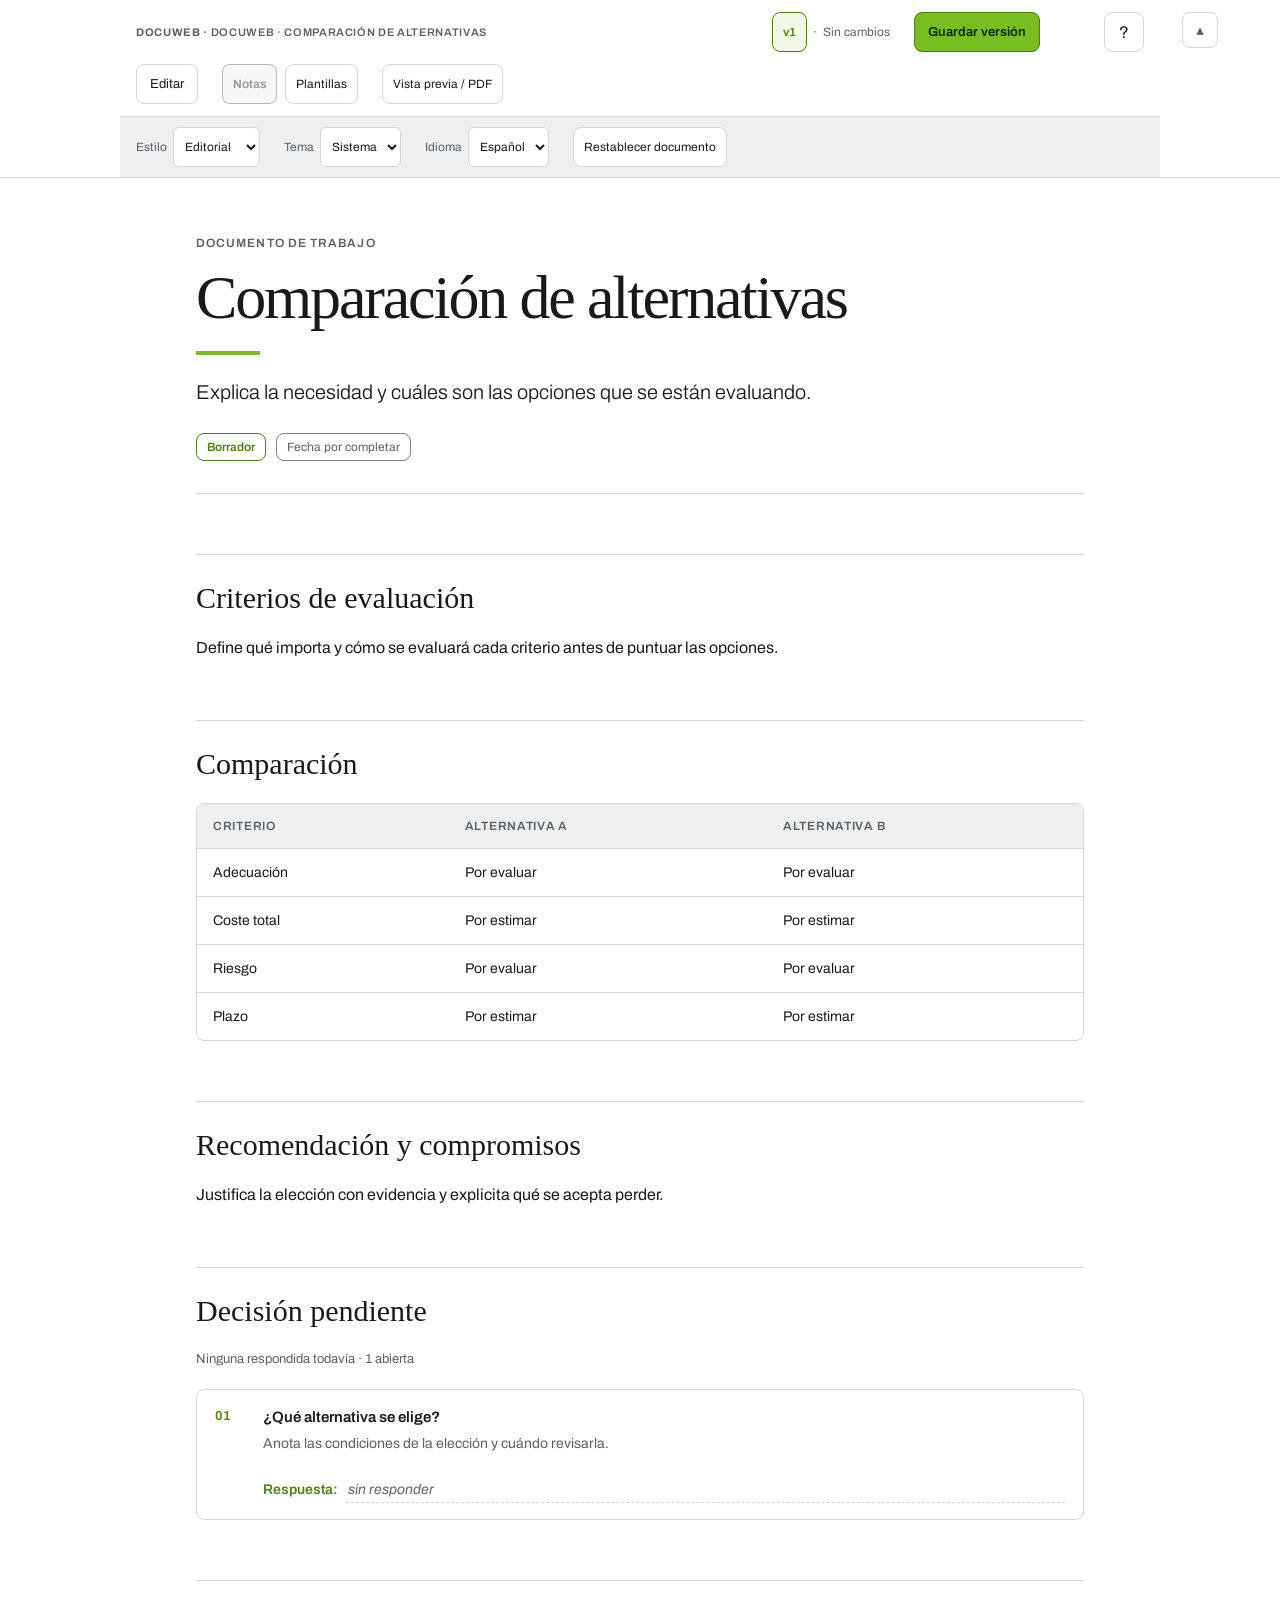
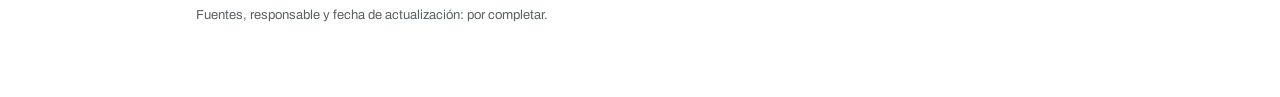
<file: templates/comparacion-alternativas.html>
<!doctype html>
<html lang="es" data-design="editorial">
<head>
<meta charset="utf-8">
<meta name="viewport" content="width=device-width, initial-scale=1, viewport-fit=cover">
<meta name="color-scheme" content="light dark">
<title>Comparación de alternativas</title>
<meta name="description" content="Criterios, evidencias y compromisos para justificar una elección.">
<link rel="preconnect" href="https://fonts.googleapis.com">
<link rel="preconnect" href="https://fonts.gstatic.com" crossorigin>
<link rel="stylesheet" href="https://fonts.googleapis.com/css2?family=Archivo:wght@300;400;600&display=swap">
<style>:root{--surface:#ffffff;--surface-2:#eeeff1;--ink:#191919;--ink-muted:#5a6165;--border:#d4d7da;--border-strong:#808080;--brand:#78be20;--brand-ink:#4f7f13;--brand-tint:#f2f8e7;--info:#0b96cc;--danger:#b3000f;--danger-tint:#fdeced;--note-tint:#e6f4fb;--note-ink:#0a6d94;--radius:4px}@media (prefers-color-scheme:dark){:root:not([data-theme="light"]){--surface:#16191b;--surface-2:#212629;--ink:#eef1f2;--ink-muted:#a4acb1;--border:#343b40;--border-strong:#5e676c;--brand:#8fd42e;--brand-ink:#a3dd52;--brand-tint:#1c2a11;--info:#4cb9e6;--danger:#ff7b7b;--danger-tint:#2c1517;--note-tint:#112c38;--note-ink:#6fcdf0}}:root[data-theme="dark"]{--surface:#16191b;--surface-2:#212629;--ink:#eef1f2;--ink-muted:#a4acb1;--border:#343b40;--border-strong:#5e676c;--brand:#8fd42e;--brand-ink:#a3dd52;--brand-tint:#1c2a11;--info:#4cb9e6;--danger:#ff7b7b;--danger-tint:#2c1517;--note-tint:#112c38;--note-ink:#6fcdf0}*{box-sizing:border-box}html,body{margin:0;padding:0}#document-content a{color:var(--brand-ink);text-underline-offset:2px}#document-content a:hover{color:var(--ink)}img{max-width:100%}[hidden]{display:none!important}body{container-type:inline-size;background:var(--surface);color:var(--ink);font-family:"Archivo",system-ui,-apple-system,"Segoe UI",sans-serif;line-height:1.5;-webkit-font-smoothing:antialiased}.page{max-width:1040px;margin:0 auto;padding-inline:16px;padding-block:32px 72px;display:flex;flex-direction:column;gap:56px}.appbar{position:sticky;top:env(safe-area-inset-top,0px);z-index:40;background:var(--surface);border-bottom:1px solid var(--border)}.appbar-inner{max-width:1040px;margin:0 auto;padding:10px 16px;display:flex;align-items:center;gap:10px;flex-wrap:wrap}.appbar .brandmark{font-size:12px;font-weight:600;letter-spacing:.09em;text-transform:uppercase;color:var(--ink-muted);margin-right:auto}.btn{font:inherit;font-size:13px;line-height:1;padding:9px 13px;border-radius:var(--radius);border:1px solid var(--border-strong);background:var(--surface);color:var(--ink);cursor:pointer;white-space:nowrap}.btn:hover{background:var(--surface-2)}.btn:focus-visible{outline:2px solid var(--info);outline-offset:2px}.btn[aria-pressed="true"]{background:var(--brand);border-color:var(--brand-ink);color:#14260a;font-weight:600}.btn--primary{background:var(--brand);border-color:var(--brand-ink);color:#14260a;font-weight:600}.btn--primary:hover{background:var(--brand-ink);color:#fff}.btn--ghost{border-color:var(--border)}.btn:disabled{opacity:.45;cursor:not-allowed}.btn--sm{padding:7px 10px;font-size:12px}.dirty{font-size:12px;color:var(--danger);font-weight:600;display:inline-flex;align-items:center;gap:6px}.dirty::before{content:"";width:7px;height:7px;border-radius:50%;background:var(--danger)}.saved{font-size:12px;color:var(--ink-muted)}.kicker{font-size:12px;font-weight:600;letter-spacing:.09em;text-transform:uppercase;color:var(--ink-muted);margin:0 0 12px}h1{font-size:clamp(30px,5vw,46px);line-height:1.14;font-weight:600;letter-spacing:-.015em;margin:0 0 20px;text-wrap:balance}h1::after{content:"";display:block;width:4rem;height:4px;background:var(--brand);margin-top:20px}.lede{font-size:17px;font-weight:300;line-height:1.6;max-width:62ch;margin:0}.lede strong{font-weight:600}.meta{display:flex;flex-wrap:wrap;gap:8px 10px;margin-top:24px}.pill{font-size:12px;line-height:1;padding:7px 10px;border:1px solid var(--border-strong);border-radius:var(--radius);color:var(--ink-muted)}.pill.is-draft{border-color:var(--brand-ink);color:var(--brand-ink);font-weight:600}section{display:flex;flex-direction:column;gap:20px}h2{font-size:24px;font-weight:600;line-height:1.25;margin:0;text-wrap:balance}h2::after{content:"";display:block;width:4rem;height:4px;background:var(--brand);margin-top:14px}h3{font-size:16px;font-weight:600;margin:0}p{margin:0;max-width:68ch}body.editing-content [data-measure]{position:relative}body.editing-content [data-measure]::after{content:"";position:absolute;top:0;right:-9px;width:11px;height:100%;cursor:ew-resize;border-right:2px solid var(--brand-ink);opacity:0}body.editing-content [data-measure]:hover::after{opacity:.35}body.editing-content [data-measure].is-measuring::after{opacity:1}code{font-family:ui-monospace,SFMono-Regular,"SF Mono",Menlo,monospace;font-size:.88em;background:var(--surface-2);padding:1px 5px;border-radius:2px}figure{margin:0;display:flex;flex-direction:column;gap:14px}.figtools{display:flex;flex-wrap:wrap;gap:8px;align-items:center;justify-content:flex-end}body.editing .figtools{justify-content:flex-start;padding:10px;border:1px solid var(--border);border-bottom:none;border-radius:var(--radius) var(--radius) 0 0;background:var(--surface-2)}.figtools .sep{flex:1}.figtools .hint{font-size:12px;color:var(--ink-muted)}figure.is-wide{width:100cqw;max-width:none;margin-inline:calc(50% - 50cqw);padding-inline:16px}figure.is-wide .canvas{border-radius:var(--radius)}.canvas{overflow:auto;border:1px solid var(--border);border-radius:var(--radius);background:var(--surface);padding:20px 16px}body.editing .canvas{border-radius:0 0 var(--radius) var(--radius)}.canvas svg{display:block;height:auto;width:100%}.canvas--wide svg{min-width:880px}.canvas--mid svg{min-width:640px}body.editing .canvas svg{touch-action:none}figcaption{font-size:14px;color:var(--ink-muted);max-width:68ch;line-height:1.55}figcaption b{color:var(--ink);font-weight:600}.legend{display:flex;flex-wrap:wrap;gap:10px 22px;font-size:13px;color:var(--ink-muted)}.legend span{display:inline-flex;align-items:center;gap:8px}.swatch{width:26px;height:14px;border-radius:2px;flex:none}.sw-new{background:var(--brand-tint);border:1.5px solid var(--brand-ink)}.sw-out{border:1px dashed var(--border-strong)}.sw-dead{background:var(--danger-tint);border:1px dashed var(--danger)}.n-box{fill:var(--surface);stroke:var(--border-strong);stroke-width:1}.n-new{fill:var(--brand-tint);stroke:var(--brand-ink);stroke-width:1.75}.n-out{fill:var(--surface);stroke:var(--border-strong);stroke-width:1;stroke-dasharray:5 4}.n-dead{fill:var(--danger-tint);stroke:var(--danger);stroke-width:1;stroke-dasharray:5 4}.n-chip{fill:var(--surface-2);stroke:none}.n-chipdead{fill:var(--danger-tint);stroke:var(--danger);stroke-width:1;stroke-dasharray:4 3}.n-divider{fill:none;stroke:var(--info);stroke-width:1.5;stroke-dasharray:7 5}.n-label{fill:none;stroke:none}.n-note{fill:var(--note-tint);stroke:var(--note-ink);stroke-width:1.25}.t-note{fill:var(--ink);font-size:12.5px}.t-noteby{fill:var(--note-ink);font-size:11px;font-weight:600}.e-note{stroke:var(--note-ink);stroke-width:1.25;fill:none;stroke-dasharray:3 3}.p-note{fill:var(--note-ink)}body.no-notes .note-layer{display:none}.t-title{fill:var(--ink);font-size:15px;font-weight:600}.t-title.sm{font-size:13.5px}.node-link{cursor:pointer}.node-link text:first-of-type{text-decoration:underline;text-underline-offset:2px}body.editing .node-link{cursor:default}.t-sub{fill:var(--ink-muted);font-size:12.5px}.t-sub.sm{font-size:12px}.t-dead{fill:var(--danger)}.t-edge{fill:var(--ink-muted);font-size:12px}.t-edge.new{fill:var(--brand-ink);font-weight:600}.t-edge.dead{fill:var(--danger)}.e-line{stroke:var(--ink-muted);stroke-width:1.5;fill:none}.e-new{stroke:var(--brand-ink);stroke-width:2;fill:none}.e-dead{stroke:var(--danger);stroke-width:1.5;fill:none;stroke-dasharray:5 4}.h-line{fill:var(--ink-muted)}.h-new{fill:var(--brand-ink)}.h-dead{fill:var(--danger)}.hit{fill:transparent;stroke:transparent;stroke-width:10}.hitlbl{fill:transparent;stroke:none}body.editing [data-elabel]{cursor:move}.canvas svg text{pointer-events:none;user-select:none;-webkit-user-select:none}body.editing .node,body.editing .edge{cursor:pointer}body.editing .node.dragging{cursor:grabbing}.sel-ring{fill:none;stroke:var(--info);stroke-width:2;stroke-dasharray:4 3;pointer-events:none}.marquee{fill:var(--info);fill-opacity:.08;stroke:var(--info);stroke-width:1;stroke-dasharray:4 3;pointer-events:none}.handle{fill:var(--surface);stroke:var(--info);stroke-width:1.75;cursor:nwse-resize}.wp{fill:var(--surface);stroke:var(--info);stroke-width:1.75;cursor:move}.anch{fill:var(--surface);stroke:var(--info);stroke-width:1.25;opacity:.55;cursor:pointer}.anch:hover{opacity:1;stroke-width:2}.anch.is-on{fill:var(--info);opacity:1}.endp{fill:var(--info);stroke:var(--surface);stroke-width:1.5;cursor:move}.connect-src{stroke:var(--info)!important;stroke-width:2.5!important}.props{position:fixed;right:16px;bottom:16px;z-index:50;width:360px;max-width:calc(100vw - 32px);background:var(--surface);border:1px solid var(--border-strong);border-radius:var(--radius);box-shadow:0 4px 20px rgba(25,25,25,.2);padding:16px;display:none;flex-direction:column;gap:12px;max-height:min(80vh,760px);overflow:auto}.props.open{display:flex}.props header{display:flex;align-items:center;gap:8px}.props header h3{font-size:14px;margin-right:auto}.field{display:flex;flex-direction:column;gap:5px}.field label{font-size:11px;font-weight:600;letter-spacing:.06em;text-transform:uppercase;color:var(--ink-muted)}.field input,.field select,.field textarea{font:inherit;font-size:13px;padding:8px 9px;border:1px solid var(--border-strong);border-radius:var(--radius);background:var(--surface);color:var(--ink);width:100%}.field textarea{resize:vertical;line-height:1.45;min-height:76px}.field input:focus,.field select:focus,.field textarea:focus{outline:2px solid var(--info);outline-offset:1px;border-color:var(--info)}.props-actions{display:flex;gap:8px;flex-wrap:wrap}.btn--danger{border-color:var(--danger);color:var(--danger)}.btn--danger:hover{background:var(--danger-tint)}.revbadge{font:inherit;font-size:12px;font-weight:600;line-height:1;padding:7px 10px;border-radius:var(--radius);border:1px solid var(--brand-ink);background:var(--brand-tint);color:var(--brand-ink);cursor:pointer;font-variant-numeric:tabular-nums}.revbadge:hover{background:var(--brand);color:#14260a}.revbadge:focus-visible{outline:2px solid var(--info);outline-offset:2px}.overlay{position:fixed;top:0;right:0;bottom:0;left:0;inset:0;z-index:60;background:rgba(25,25,25,.6);display:flex;align-items:safe center;justify-content:center;padding:16px}.modal{background:var(--surface);border:1px solid var(--border-strong);border-radius:var(--radius);padding:22px;width:420px;max-width:100%;max-height:min(85vh,760px);overflow:auto;display:flex;flex-direction:column;gap:14px;box-shadow:0 4px 20px rgba(25,25,25,.2)}.modal h3{font-size:18px}.modal .field input{width:100%}.modal p{font-size:13.5px;color:var(--ink-muted);line-height:1.5}.histlist{display:flex;flex-direction:column;gap:0;border:1px solid var(--border);border-radius:var(--radius)}.histrow{display:grid;grid-template-columns:44px 1fr;gap:12px;padding:12px 14px;border-bottom:1px solid var(--border);font-size:13.5px}.histrow:last-child{border-bottom:none}.histrow.is-current{background:var(--brand-tint)}.histrow .r{font-weight:600;color:var(--brand-ink);font-variant-numeric:tabular-nums}.histrow .who{color:var(--ink-muted);font-size:12.5px}.histempty{margin:0;padding:12px 14px;font-size:13.5px;color:var(--ink-muted)}.notice{display:none;gap:12px;align-items:flex-start;border:1px solid var(--brand-ink);background:var(--brand-tint);border-radius:var(--radius);padding:14px 16px;font-size:13.5px;line-height:1.5}.notice.open{display:flex}.notice p{margin:0;flex:1;color:var(--ink)}.notes{display:grid;grid-template-columns:repeat(auto-fit,minmax(260px,1fr));gap:16px}.note{border:1px solid var(--border);border-radius:var(--radius);padding:18px;display:flex;flex-direction:column;gap:8px}.note h3{font-size:15px}.note p{font-size:14px;color:var(--ink-muted);line-height:1.55}.note .src{font-size:12px;color:var(--ink-muted);font-family:ui-monospace,SFMono-Regular,Menlo,monospace}.tablewrap{overflow-x:auto;border:1px solid var(--border);border-radius:var(--radius)}table{border-collapse:collapse;width:100%;min-width:560px;font-size:14px}th,td{text-align:left;padding:13px 16px;border-bottom:1px solid var(--border);vertical-align:top}thead th{font-size:12px;font-weight:600;letter-spacing:.06em;text-transform:uppercase;color:var(--ink-muted);background:var(--surface-2)}tbody tr:last-child td{border-bottom:none}.tag{display:inline-block;font-size:12px;line-height:1;padding:5px 8px;border-radius:2px;background:var(--surface-2);color:var(--ink-muted);white-space:nowrap}.tag.is-new{background:var(--brand-tint);color:var(--brand-ink);font-weight:600}ol.decisions{margin:0;padding:0;list-style:none;border:1px solid var(--border);border-radius:var(--radius)}ol.decisions li{display:grid;grid-template-columns:34px 1fr;gap:14px;padding:16px 18px;border-bottom:1px solid var(--border)}ol.decisions li:last-child{border-bottom:none}ol.decisions li.is-answered{background:var(--brand-tint)}.num{font-size:13px;font-weight:600;color:var(--brand-ink);font-variant-numeric:tabular-nums;padding-top:1px}.decision-q{font-weight:600;font-size:15px;margin-bottom:4px}.decision-w{font-size:14px;color:var(--ink-muted);line-height:1.55}.answer{display:flex;gap:8px;align-items:flex-start;margin-top:10px}.answer .lbl{font-size:14px;font-weight:600;line-height:1.55;color:var(--brand-ink);white-space:nowrap}.answer textarea{flex:1;min-width:0;font:inherit;font-size:14px;line-height:1.55;color:var(--ink);background:transparent;border:0;border-bottom:1px dashed var(--border);border-radius:0;padding:0 2px 2px;margin:0;resize:none;overflow:hidden}.answer textarea::placeholder{color:var(--ink-muted);font-style:italic}.answer textarea:hover{border-bottom-color:var(--border-strong)}.answer textarea:focus{outline:none;border-bottom:1px solid var(--brand-ink)}.deccount{font-size:13px;color:var(--ink-muted);font-variant-numeric:tabular-nums}footer{border-top:1px solid var(--border);padding-top:24px;font-size:13px;color:var(--ink-muted);line-height:1.6;display:flex;flex-direction:column;gap:8px}footer p{max-width:72ch}@media (max-width:560px){.page{padding-block:24px 48px;gap:44px}ol.decisions li{grid-template-columns:24px 1fr;gap:10px;padding:14px}.props{left:16px;right:16px;bottom:8px;width:auto}}:root{--radius:8px}#document-content{display:flex;flex-direction:column;gap:48px;min-width:0}#document-content>header{padding:24px 0 32px;border-bottom:1px solid var(--border)}#document-content>section{min-width:0}.appbar-inner{position:relative;display:grid;grid-template-rows:1fr;padding:0;gap:0;align-items:stretch;transition:grid-template-rows .24s ease,opacity .18s ease}.appbar-stack{overflow:hidden;min-height:0;display:flex;flex-direction:column;align-items:stretch;gap:12px;padding:12px 16px 0;transition:visibility 0s,padding-top .24s ease}body.chrome-hidden .appbar-inner{grid-template-rows:0fr;opacity:0}body.chrome-hidden .appbar-stack{visibility:hidden;padding-top:0;transition:visibility 0s .24s,padding-top .24s ease}@media (prefers-reduced-motion:reduce){.appbar-inner{transition:none}body.chrome-hidden .appbar-stack{transition:none}}.appbar-heading,.appbar-actions,.menu-content,.appbar-preferences{display:flex;align-items:center;gap:8px}.appbar-heading{padding-right:104px;min-width:0}.document-identity{flex:1;min-width:0;overflow:hidden;text-overflow:ellipsis;white-space:nowrap;font-size:11px;letter-spacing:.06em;text-transform:uppercase;color:var(--ink-muted)}.appbar .brandmark{font-size:11px;letter-spacing:inherit;margin:0}.product-name{font-weight:700}.document-state{display:flex;align-items:center;gap:6px;white-space:nowrap;color:var(--ink-muted);font-size:12px;margin-right:16px}.appbar .revbadge{min-height:40px}.appbar .btn,.appbar select{min-height:40px;box-shadow:none;border-color:var(--border)}.appbar .btn[aria-pressed=true]{background:var(--surface-2);border-color:var(--ink-muted);color:var(--ink);font-weight:600}.appbar #btn-help{position:absolute;right:16px;top:12px;width:40px;font-size:17px}.appbar #btn-chrome{position:absolute;right:62px;top:12px;width:36px;min-height:36px;padding:0;font-size:15px;line-height:1;color:var(--ink-muted)}.appbar #btn-chrome:hover{color:var(--ink)}body.chrome-hidden .appbar{background:transparent;border-bottom-color:transparent}body.chrome-hidden .appbar #btn-chrome{right:16px;top:10px;width:auto;min-height:34px;padding:0 12px;gap:6px;font-size:13px;background:var(--surface);border-color:var(--border);box-shadow:0 1px 6px rgba(25,25,25,.12)}body.chrome-hidden .appbar #btn-chrome:hover{color:var(--ink);border-color:var(--border-strong)}.appbar #btn-save{margin-left:auto;border-color:var(--brand-ink)}.appbar:has(#status.dirty) #btn-save{outline:2px solid var(--brand-tint);outline-offset:2px}.appbar .dirty::before{display:none}.appbar-actions{gap:24px;flex-wrap:wrap}.appbar-preferences{background:var(--surface-2);margin:0 -16px;padding:10px 16px;border-top:1px solid var(--border);gap:24px;flex-wrap:wrap}.mobile-control,.mobile-label{display:none}.document-controls{display:flex;flex-wrap:wrap;gap:24px;align-items:center}.document-controls label{font-size:12px;color:var(--ink-muted);display:flex;gap:6px;align-items:center}.document-controls select{font:inherit;color:var(--ink);background:var(--surface);border:1px solid var(--border);border-radius:6px;padding:7px}.content-tools{display:none;padding:12px 0;border-top:1px solid var(--border);gap:8px;flex-wrap:wrap}body.editing-content .content-tools{display:flex}[contenteditable=true]{outline:1px dashed var(--border-strong);outline-offset:5px;cursor:text;white-space:pre-wrap;min-height:1.2em}[contenteditable=true]:focus{outline:2px solid var(--info);border-radius:2px}.metric-grid{display:grid;grid-template-columns:repeat(3,minmax(0,1fr));gap:16px}.metric{border:1px solid var(--border);border-radius:var(--radius);padding:22px;background:var(--surface-2)}.metric h3{font-size:13px;color:var(--ink-muted);margin-bottom:12px}.metric p{font-size:26px;font-weight:600;line-height:1.2}.callout{padding:22px;border-left:4px solid var(--brand-ink);background:var(--brand-tint);border-radius:0 var(--radius) var(--radius) 0;display:grid;gap:10px}.template-grid{display:grid;grid-template-columns:repeat(2,minmax(0,1fr));gap:12px;margin-top:18px}.template-card{white-space:normal;text-align:left;line-height:1.5;padding:20px;display:flex;flex-direction:column;gap:8px}.template-card small{font-size:12px;color:var(--ink-muted)}.template-preview{height:48px;display:flex;gap:5px;align-items:flex-end}.template-preview i{display:block;width:22%;background:var(--border);height:60%;border-radius:3px}.template-preview i:first-child{height:100%;background:var(--brand-ink)}:root[data-design=editorial] #document-content{gap:60px}:root[data-design=editorial] .page{max-width:920px}:root[data-design=editorial] #document-content h1{font:500 clamp(38px,6vw,62px)/1.08 Georgia,serif;letter-spacing:-.035em}:root[data-design=editorial] #document-content h2{font-family:Georgia,serif;font-size:30px;font-weight:500}:root[data-design=editorial] #document-content h2::after{display:none}:root[data-design=editorial] #document-content>section{padding-top:24px;border-top:1px solid var(--border)}:root[data-design=editorial] .lede{font-size:20px;line-height:1.7}:root[data-design=executive] #document-content>header{padding:32px;border-radius:14px;background:var(--surface-2);border:1px solid var(--border)}:root[data-design=executive] #document-content h1{font-size:clamp(32px,5vw,48px);max-width:22ch}:root[data-design=executive] #document-content h2::after{width:28px;height:3px;margin-top:10px}:root[data-design=executive] #document-content>section{gap:18px}:root[data-design=technical] #document-content h2{font-size:22px}:root[data-design=technical] .canvas{background-image:radial-gradient(var(--border) .6px,transparent .6px);background-size:16px 16px}.answer-print{display:none;white-space:pre-wrap;overflow-wrap:anywhere}ol.decisions li>.answer{grid-column:2;min-width:0}.answer-print{flex:1;min-width:0}.appearance-group{border-top:1px solid var(--border);margin-top:14px;padding-top:12px}.appearance-group summary{font-size:13px;font-weight:600;cursor:pointer;padding:4px 0}.appearance-fields{display:flex;flex-direction:column;gap:12px;padding-top:12px}.appearance-grid{display:grid;grid-template-columns:1fr 1fr;gap:10px}.color-controls{display:flex;gap:6px;align-items:center}.color-controls input[type=color]{width:40px;height:36px;padding:3px;flex:none;cursor:pointer}.color-controls input[type=text]{min-width:0;flex:1;font-family:monospace}.color-field>.btn{align-self:flex-start}.appearance-actions{border-top:1px solid var(--border);padding-top:12px;margin:12px 0}.section-controls{display:flex;gap:8px;flex-wrap:wrap;padding:10px;background:var(--surface-2);border:1px dashed var(--border);border-radius:var(--radius)}@media print{.section-controls{display:none!important}}#props-body{display:flex;flex-direction:column;gap:8px}.props>header{position:sticky;top:-16px;background:var(--surface);z-index:1;padding:10px 0}.tablewrap th,.tablewrap td{overflow-wrap:anywhere}@media(max-width:600px){.metric-grid,.template-grid{grid-template-columns:1fr}.appbar{position:static}.appbar-heading{padding:0}.document-state,.desktop-label,.product-name{display:none}.mobile-control,.mobile-label{display:inline-flex}.appbar .btn,.appbar select{min-height:44px}.appbar-inner{padding-bottom:12px;gap:8px}.appbar-actions{gap:8px;flex-wrap:nowrap;justify-content:space-between}.toolbar-menu{position:relative}.toolbar-menu .menu-content{display:none;position:absolute;top:calc(100% + 6px);left:0;z-index:45;padding:8px;min-width:180px;flex-direction:column;align-items:stretch;background:var(--surface);border:1px solid var(--border);border-radius:8px}.toolbar-menu.is-open .menu-content{display:flex}.secondary-menu{order:3}.secondary-menu .menu-content{left:auto;right:0}.appbar #btn-help{position:static;width:auto;font-size:13px}.appbar #btn-help::after{content:' ' attr(aria-label)}.appbar-preferences{display:none;margin-bottom:-12px}.appbar-preferences.is-open{display:flex}.document-controls{flex-direction:column;align-items:stretch;gap:8px}.document-controls label{justify-content:space-between}.document-controls select{min-width:60%}.document-controls{width:100%}:root[data-design=executive] #document-content>header{padding:22px}#document-content{gap:36px}}@page{size:A4;margin:17mm 16mm 18mm}@media print{:root,:root[data-theme],:root:not([data-theme=light]){--surface:#fff;--surface-2:#f3f4f5;--ink:#191919;--ink-muted:#50565a;--border:#c9cdd0;--border-strong:#747b80;--brand:#78be20;--brand-ink:#436d10;--brand-tint:#f2f8e7;--info:#096889;--danger:#a40014;--danger-tint:#fff0f0;--note-tint:#edf6fa;--note-ink:#075e80;color-scheme:light}*{-webkit-print-color-adjust:exact;print-color-adjust:exact}body{background:white;font-size:10pt}.appbar,.content-tools,.notice,.props,.overlay,.figtools,body.editing .figtools{display:none!important}.page{display:block!important;max-width:none!important;padding:0!important;margin:0!important}#document-content{display:block!important}#document-content>header{margin-bottom:9mm;padding-top:0}#document-content>section{display:block;margin:0 0 9mm;padding-top:0}#document-content>section>*+*{margin-top:4mm}#document-content h1{font-size:30pt!important}#document-content h2{font-size:18pt!important;break-after:avoid}h3{break-after:avoid}p,li{orphans:3;widows:3}figure,.metric,.note,.callout,ol.decisions li{break-inside:avoid}figure.is-wide{width:auto!important;margin-inline:0!important;padding-inline:0!important}.canvas{overflow:visible;padding:8px;background-image:none!important}.canvas svg{width:100%!important;min-width:0!important;max-height:180mm}.tablewrap{overflow:visible}table{width:100%;min-width:0!important;table-layout:fixed}thead{display:table-header-group}tr{break-inside:avoid}.answer textarea{display:none!important}.answer-print{display:block}[contenteditable]{outline:none!important}.sel-ring,.handle,.wp,.marquee{display:none!important}footer{margin-top:8mm;padding-top:4mm;border-top:1px solid var(--border)}}</style>
</head>
<body>

<div class="appbar">
  <button type="button" class="btn btn--sm" id="btn-chrome" aria-controls="appbar-stack" aria-expanded="true" aria-label="Ocultar la barra" title="Ocultar la barra">▴</button>
  <div class="appbar-inner" id="appbar-inner">
    <div class="appbar-stack" id="appbar-stack">
    <div class="appbar-heading">
    <button type="button" class="btn mobile-control" id="btn-menu" data-panel="preferences" aria-controls="preferences" aria-expanded="false" data-i18n-aria-label="appbar.preferences" aria-label="Preferencias">☰</button>
    <div class="document-identity"><span class="product-name">docuweb · </span><span class="brandmark">docuweb · Comparación de alternativas</span></div>
    <div class="document-state" aria-live="polite">
    <button type="button" class="revbadge" id="btn-history" data-i18n-title="appbar.history.title" title="Ver el historial de versiones de este fichero">v1</button>
    <span aria-hidden="true">·</span><span id="status" class="saved" data-i18n="status.clean">Sin cambios</span>
    </div>
    <button type="button" class="btn btn--primary" id="btn-save"><span class="desktop-label" data-i18n="appbar.save">Guardar versión</span><span class="mobile-label" data-i18n="appbar.saveShort">Guardar</span></button>
    </div>
    <div class="appbar-actions">
    <button type="button" class="btn" id="btn-edit" aria-pressed="false" data-i18n-title="appbar.edit.title" title="Edita el texto y los diagramas del documento" data-i18n="appbar.edit">Editar</button>
    <div class="toolbar-menu secondary-menu" id="secondary-menu">
    <button type="button" class="btn mobile-control" data-panel="secondary-menu" aria-controls="secondary-actions" aria-expanded="false" data-i18n-aria-label="appbar.more" aria-label="Más">•••</button>
    <div class="menu-content" id="secondary-actions">
    <button type="button" class="btn btn--sm" id="btn-notes" aria-pressed="true" data-i18n-title="appbar.notes.title" title="Muestra u oculta las notas de revisión" data-i18n="appbar.notes">Notas</button>
    <button type="button" class="btn btn--sm btn--ghost" id="btn-help" data-i18n-title="appbar.help.title" data-i18n-aria-label="appbar.help" aria-label="Ayuda" title="Cómo se edita este documento">?</button>
    <button type="button" class="btn btn--sm" id="btn-templates" data-i18n="appbar.templates">Plantillas</button>
    </div></div>
    <button type="button" class="btn btn--sm" id="btn-print" data-i18n="appbar.print">Imprimir / PDF</button>
    </div>
    <div class="appbar-preferences" id="preferences">
    <div class="document-controls"><label><span data-i18n="appbar.style">Estilo</span> <select id="design-select"><option value="technical" data-i18n="style.technical">Técnico</option><option value="editorial" data-i18n="style.editorial">Editorial</option><option value="executive" data-i18n="style.executive">Ejecutivo</option></select></label><label><span data-i18n="appbar.theme">Tema</span> <select id="theme-select"><option value="auto" data-i18n="theme.auto">Sistema</option><option value="light" data-i18n="theme.light">Claro</option><option value="dark" data-i18n="theme.dark">Oscuro</option></select></label><label><span data-i18n="appbar.lang">Idioma</span> <select id="lang-select"><option value="es">Español</option><option value="en">English</option></select></label></div>
    <button type="button" class="btn btn--ghost btn--sm" id="btn-reset" data-i18n-title="appbar.reset.title" title="Vuelve al contenido y los ajustes guardados en este fichero" data-i18n="appbar.reset">Restablecer documento</button>
    </div>
    </div>
  </div>
</div>

<div class="page">

  <div class="notice" id="notice">
    <p id="notice-text"></p>
    <button type="button" class="btn btn--sm" id="notice-dismiss" data-i18n="notice.dismiss">Entendido</button>
  </div>

  <div id="document-content">
  <!-- ═══════════════ CONTENIDO DEL DOCUMENTO ═══════════════
       Todo lo que hay entre esta marca y la de cierre es tuyo.
       El resto del fichero es el motor: no hace falta tocarlo.
  ════════════════════════════════════════════════════════ -->
<header><p class="kicker">Documento de trabajo</p><h1>Comparación de alternativas</h1><p class="lede">Explica la necesidad y cuáles son las opciones que se están evaluando.</p><div class="meta"><span class="pill is-draft">Borrador</span><span class="pill">Fecha por completar</span></div></header><section><h2>Criterios de evaluación</h2><p>Define qué importa y cómo se evaluará cada criterio antes de puntuar las opciones.</p></section><section><h2>Comparación</h2><div class="tablewrap"><table><thead><tr><th>Criterio</th><th>Alternativa A</th><th>Alternativa B</th></tr></thead><tbody><tr><td>Adecuación</td><td>Por evaluar</td><td>Por evaluar</td></tr><tr><td>Coste total</td><td>Por estimar</td><td>Por estimar</td></tr><tr><td>Riesgo</td><td>Por evaluar</td><td>Por evaluar</td></tr><tr><td>Plazo</td><td>Por estimar</td><td>Por estimar</td></tr></tbody></table></div></section><section><h2>Recomendación y compromisos</h2><p>Justifica la elección con evidencia y explicita qué se acepta perder.</p></section><section><h2>Decisión pendiente</h2><p class="deccount" id="dec-count"></p><ol class="decisions"><li data-decision="1"><span class="num">01</span><div><p class="decision-q">¿Qué alternativa se elige?</p><p class="decision-w">Anota las condiciones de la elección y cuándo revisarla.</p></div><div class="answer"><span class="lbl">Respuesta:</span><textarea data-answer="1" rows="1" placeholder="sin responder"></textarea></div></li></ol></section><footer><p>Fuentes, responsable y fecha de actualización: por completar.</p></footer>
  <!-- ═══════════════ FIN DEL CONTENIDO ═══════════════ -->
  </div>
  <div class="content-tools" data-i18n-aria-label="appbar.addContent" aria-label="Añadir contenido">
    <button class="btn btn--sm" type="button" data-add-block="header" data-i18n="add.header">+ Título</button>
    <button class="btn btn--sm" type="button" data-add-block="section" data-i18n="add.section">+ Sección</button>
    <button class="btn btn--sm" type="button" data-add-block="callout" data-i18n="add.callout">+ Aviso</button>
    <button class="btn btn--sm" type="button" data-add-block="table" data-i18n="add.table">+ Tabla</button>
    <button class="btn btn--sm" type="button" data-add-block="figure" data-i18n="add.diagram">+ Diagrama</button>
    <button class="btn btn--sm" type="button" data-add-block="decision" data-i18n="add.decision">+ Decisión</button>
    <button class="btn btn--sm" type="button" id="btn-link" data-i18n-title="add.link.title" title="Convierte el texto seleccionado en un enlace" data-i18n="add.link">Enlace</button>
    <button class="btn btn--sm" type="button" id="btn-content-undo" data-i18n="add.undo">Deshacer</button>
    <button class="btn btn--sm" type="button" id="btn-content-redo" data-i18n="add.redo">Rehacer</button>
  </div>
</div>

<div class="overlay" id="overlay" hidden>
  <div class="modal" role="dialog" aria-modal="true" aria-labelledby="modal-title">
    <h3 id="modal-title">Grabar versión</h3>
    <div id="modal-body"></div>
    <div class="props-actions" id="modal-actions"></div>
  </div>
</div>

<div class="props" id="props" role="dialog" data-i18n-aria-label="props.aria" aria-label="Propiedades del elemento seleccionado">
  <header>
    <h3 id="props-title" data-i18n="props.title">Propiedades</h3>
    <button type="button" class="btn btn--sm btn--ghost" id="props-close" data-i18n-aria-label="modal.close" aria-label="Cerrar" data-i18n="modal.close">Cerrar</button>
  </header>
  <div id="props-body"></div>
</div>

<script id="diagram-data" type="application/json">
{
  "version": 1,
  "meta": {"rev":1,"savedAt":"","savedBy":"","history":[]},
  "answers": {},
  "figures": {},
  "document": {"design":"editorial","theme":"auto"}
}
</script>

<script id="template-data" type="application/json">[{"id":"propuesta-tecnica","title":"Propuesta técnica","description":"Del problema a una recomendación con alternativas y decisiones.","design":"technical","html":"<header><p class=\"kicker\">Documento de trabajo<\/p><h1>Título de la propuesta<\/h1><p class=\"lede\">Resume el cambio propuesto, a quién beneficia y por qué merece la pena.<\/p><div class=\"meta\"><span class=\"pill is-draft\">Borrador<\/span><span class=\"pill\">Fecha por completar<\/span><\/div><\/header><section><h2>Problema y alcance<\/h2><p>Describe el problema con evidencia. Delimita qué se incluye y qué queda fuera.<\/p><\/section><section><h2>Alternativas<\/h2><div class=\"tablewrap\"><table><thead><tr><th>Opción<\/th><th>Beneficio<\/th><th>Coste o limitación<\/th><\/tr><\/thead><tbody><tr><td>Situación actual<\/td><td>Por documentar<\/td><td>Por documentar<\/td><\/tr><tr><td>Propuesta<\/td><td>Por documentar<\/td><td>Por documentar<\/td><\/tr><\/tbody><\/table><\/div><\/section><section><h2>Arquitectura propuesta<\/h2><figure data-fig=\"f1\"><div class=\"figtools\" data-tools=\"f1\"><\/div><div class=\"canvas canvas--mid\"><svg data-svg=\"f1\" role=\"img\" aria-label=\"Entrada, proceso y resultado\"><\/svg><\/div><figcaption>Explica qué cambia y qué información pasa entre las piezas.<\/figcaption><\/figure><\/section><section><h2>Validación y riesgos<\/h2><p>Define cómo comprobar el resultado, qué podría fallar y cómo revertir el cambio.<\/p><\/section><section><h2>Decisión pendiente<\/h2><p class=\"deccount\" id=\"dec-count\"><\/p><ol class=\"decisions\"><li data-decision=\"1\"><span class=\"num\">01<\/span><div><p class=\"decision-q\">¿Se aprueba la propuesta?<\/p><p class=\"decision-w\">Indica responsable, condiciones y fecha de revisión.<\/p><\/div><div class=\"answer\"><span class=\"lbl\">Respuesta:<\/span><textarea data-answer=\"1\" rows=\"1\" placeholder=\"sin responder\"><\/textarea><\/div><\/li><\/ol><\/section><footer><p>Fuentes, responsable y fecha de actualización: por completar.<\/p><\/footer>","figures":{"f1":{"w":704,"h":224,"nodes":[{"id":"n0","x":32,"y":64,"w":176,"h":64,"kind":"box","title":"Entrada"},{"id":"n1","x":256,"y":64,"w":176,"h":64,"kind":"new","title":"Proceso"},{"id":"n2","x":480,"y":64,"w":176,"h":64,"kind":"box","title":"Resultado"}],"edges":[{"id":"e0","from":"n0","to":"n1","label":"envía"},{"id":"e1","from":"n1","to":"n2","label":"envía"}]}},"i18n":{"en":{"title":"Technical proposal","description":"From the problem to a recommendation, with alternatives and decisions.","html":"<header><p class=\"kicker\">Working document<\/p><h1>Proposal title<\/h1><p class=\"lede\">Summarise the proposed change, who benefits and why it is worth it.<\/p><div class=\"meta\"><span class=\"pill is-draft\">Draft<\/span><span class=\"pill\">Date to be filled in<\/span><\/div><\/header><section><h2>Problem and scope<\/h2><p>Describe the problem with evidence. Delimit what is included and what is left out.<\/p><\/section><section><h2>Alternatives<\/h2><div class=\"tablewrap\"><table><thead><tr><th>Option<\/th><th>Benefit<\/th><th>Cost or limitation<\/th><\/tr><\/thead><tbody><tr><td>Current situation<\/td><td>To be documented<\/td><td>To be documented<\/td><\/tr><tr><td>Proposal<\/td><td>To be documented<\/td><td>To be documented<\/td><\/tr><\/tbody><\/table><\/div><\/section><section><h2>Proposed architecture<\/h2><figure data-fig=\"f1\"><div class=\"figtools\" data-tools=\"f1\"><\/div><div class=\"canvas canvas--mid\"><svg data-svg=\"f1\" role=\"img\" aria-label=\"Input, process and output\"><\/svg><\/div><figcaption>Explain what changes and what information moves between the pieces.<\/figcaption><\/figure><\/section><section><h2>Validation and risks<\/h2><p>Define how to check the result, what could fail and how to revert the change.<\/p><\/section><section><h2>Pending decision<\/h2><p class=\"deccount\" id=\"dec-count\"><\/p><ol class=\"decisions\"><li data-decision=\"1\"><span class=\"num\">01<\/span><div><p class=\"decision-q\">Is the proposal approved?<\/p><p class=\"decision-w\">State the owner, the conditions and the review date.<\/p><\/div><div class=\"answer\"><span class=\"lbl\">Answer:<\/span><textarea data-answer=\"1\" rows=\"1\" placeholder=\"unanswered\"><\/textarea><\/div><\/li><\/ol><\/section><footer><p>Sources, owner and date of last update: to be completed.<\/p><\/footer>","figures":{"f1":{"w":704,"h":224,"nodes":[{"id":"n0","x":32,"y":64,"w":176,"h":64,"kind":"box","title":"Input"},{"id":"n1","x":256,"y":64,"w":176,"h":64,"kind":"new","title":"Process"},{"id":"n2","x":480,"y":64,"w":176,"h":64,"kind":"box","title":"Output"}],"edges":[{"id":"e0","from":"n0","to":"n1","label":"sends"},{"id":"e1","from":"n1","to":"n2","label":"sends"}]}}}}},{"id":"informe-ejecutivo","title":"Informe ejecutivo","description":"Hallazgos, indicadores y próximos pasos para decidir.","design":"executive","html":"<header><p class=\"kicker\">Documento de trabajo<\/p><h1>Título del informe<\/h1><p class=\"lede\">Escribe la conclusión principal y la decisión que necesita el lector.<\/p><div class=\"meta\"><span class=\"pill is-draft\">Borrador<\/span><span class=\"pill\">Fecha por completar<\/span><\/div><\/header><section><h2>Indicadores<\/h2><div class=\"metric-grid\"><div class=\"metric\"><h3>Resultado<\/h3><p>Por medir<\/p><\/div><div class=\"metric\"><h3>Plazo<\/h3><p>Por medir<\/p><\/div><div class=\"metric\"><h3>Recursos<\/h3><p>Por medir<\/p><\/div><\/div><\/section><section><h2>Hallazgos<\/h2><p>Resume los hallazgos y explica la evidencia que los sostiene.<\/p><\/section><section><div class=\"callout\"><h3>Recomendación<\/h3><p>Describe la acción recomendada y su efecto esperado.<\/p><\/div><\/section><section><h2>Próximos pasos<\/h2><div class=\"tablewrap\"><table><thead><tr><th>Acción<\/th><th>Responsable<\/th><th>Fecha<\/th><\/tr><\/thead><tbody><tr><td>Por definir<\/td><td>Por asignar<\/td><td>Por acordar<\/td><\/tr><tr><td>Por definir<\/td><td>Por asignar<\/td><td>Por acordar<\/td><\/tr><\/tbody><\/table><\/div><\/section><section><h2>Decisión pendiente<\/h2><p class=\"deccount\" id=\"dec-count\"><\/p><ol class=\"decisions\"><li data-decision=\"1\"><span class=\"num\">01<\/span><div><p class=\"decision-q\">¿Qué acción se autoriza?<\/p><p class=\"decision-w\">Indica alcance, responsable y recursos acordados.<\/p><\/div><div class=\"answer\"><span class=\"lbl\">Respuesta:<\/span><textarea data-answer=\"1\" rows=\"1\" placeholder=\"sin responder\"><\/textarea><\/div><\/li><\/ol><\/section><footer><p>Fuentes, responsable y fecha de actualización: por completar.<\/p><\/footer>","figures":{},"i18n":{"en":{"title":"Executive report","description":"Findings, indicators and next steps to decide on.","html":"<header><p class=\"kicker\">Working document<\/p><h1>Report title<\/h1><p class=\"lede\">Write the main conclusion and the decision the reader needs.<\/p><div class=\"meta\"><span class=\"pill is-draft\">Draft<\/span><span class=\"pill\">Date to be filled in<\/span><\/div><\/header><section><h2>Indicators<\/h2><div class=\"metric-grid\"><div class=\"metric\"><h3>Result<\/h3><p>To be measured<\/p><\/div><div class=\"metric\"><h3>Deadline<\/h3><p>To be measured<\/p><\/div><div class=\"metric\"><h3>Resources<\/h3><p>To be measured<\/p><\/div><\/div><\/section><section><h2>Findings<\/h2><p>Summarise the findings and explain the evidence behind them.<\/p><\/section><section><div class=\"callout\"><h3>Recommendation<\/h3><p>Describe the recommended action and its expected effect.<\/p><\/div><\/section><section><h2>Next steps<\/h2><div class=\"tablewrap\"><table><thead><tr><th>Action<\/th><th>Owner<\/th><th>Date<\/th><\/tr><\/thead><tbody><tr><td>To be defined<\/td><td>To be assigned<\/td><td>To be agreed<\/td><\/tr><tr><td>To be defined<\/td><td>To be assigned<\/td><td>To be agreed<\/td><\/tr><\/tbody><\/table><\/div><\/section><section><h2>Pending decision<\/h2><p class=\"deccount\" id=\"dec-count\"><\/p><ol class=\"decisions\"><li data-decision=\"1\"><span class=\"num\">01<\/span><div><p class=\"decision-q\">Which action is authorised?<\/p><p class=\"decision-w\">State the scope, the owner and the resources agreed.<\/p><\/div><div class=\"answer\"><span class=\"lbl\">Answer:<\/span><textarea data-answer=\"1\" rows=\"1\" placeholder=\"unanswered\"><\/textarea><\/div><\/li><\/ol><\/section><footer><p>Sources, owner and date of last update: to be completed.<\/p><\/footer>"}}},{"id":"plan-proyecto","title":"Plan de proyecto","description":"Objetivos, fases, responsables y riesgos en un mismo documento.","design":"executive","html":"<header><p class=\"kicker\">Documento de trabajo<\/p><h1>Nombre del proyecto<\/h1><p class=\"lede\">Describe el resultado que se busca y cómo se medirá su éxito.<\/p><div class=\"meta\"><span class=\"pill is-draft\">Borrador<\/span><span class=\"pill\">Fecha por completar<\/span><\/div><\/header><section><h2>Objetivo y alcance<\/h2><p>Define entregables, criterios de aceptación y exclusiones.<\/p><\/section><section><h2>Fases e hitos<\/h2><div class=\"tablewrap\"><table><thead><tr><th>Fase<\/th><th>Entregable<\/th><th>Responsable<\/th><th>Fecha<\/th><\/tr><\/thead><tbody><tr><td>Preparación<\/td><td>Por definir<\/td><td>Por asignar<\/td><td>Por acordar<\/td><\/tr><tr><td>Ejecución<\/td><td>Por definir<\/td><td>Por asignar<\/td><td>Por acordar<\/td><\/tr><tr><td>Validación<\/td><td>Por definir<\/td><td>Por asignar<\/td><td>Por acordar<\/td><\/tr><\/tbody><\/table><\/div><\/section><section><h2>Riesgos y dependencias<\/h2><div class=\"tablewrap\"><table><thead><tr><th>Riesgo<\/th><th>Impacto<\/th><th>Mitigación<\/th><\/tr><\/thead><tbody><tr><td>Por identificar<\/td><td>Por evaluar<\/td><td>Por definir<\/td><\/tr><\/tbody><\/table><\/div><\/section><section><h2>Decisión pendiente<\/h2><p class=\"deccount\" id=\"dec-count\"><\/p><ol class=\"decisions\"><li data-decision=\"1\"><span class=\"num\">01<\/span><div><p class=\"decision-q\">¿Se confirma el alcance y el calendario?<\/p><p class=\"decision-w\">Recoge las condiciones necesarias para iniciar el proyecto.<\/p><\/div><div class=\"answer\"><span class=\"lbl\">Respuesta:<\/span><textarea data-answer=\"1\" rows=\"1\" placeholder=\"sin responder\"><\/textarea><\/div><\/li><\/ol><\/section><footer><p>Fuentes, responsable y fecha de actualización: por completar.<\/p><\/footer>","figures":{},"i18n":{"en":{"title":"Project plan","description":"Goals, phases, owners and risks in a single document.","html":"<header><p class=\"kicker\">Working document<\/p><h1>Project name<\/h1><p class=\"lede\">Describe the result you are after and how its success will be measured.<\/p><div class=\"meta\"><span class=\"pill is-draft\">Draft<\/span><span class=\"pill\">Date to be filled in<\/span><\/div><\/header><section><h2>Goal and scope<\/h2><p>Define deliverables, acceptance criteria and exclusions.<\/p><\/section><section><h2>Phases and milestones<\/h2><div class=\"tablewrap\"><table><thead><tr><th>Phase<\/th><th>Deliverable<\/th><th>Owner<\/th><th>Date<\/th><\/tr><\/thead><tbody><tr><td>Preparation<\/td><td>To be defined<\/td><td>To be assigned<\/td><td>To be agreed<\/td><\/tr><tr><td>Execution<\/td><td>To be defined<\/td><td>To be assigned<\/td><td>To be agreed<\/td><\/tr><tr><td>Validation<\/td><td>To be defined<\/td><td>To be assigned<\/td><td>To be agreed<\/td><\/tr><\/tbody><\/table><\/div><\/section><section><h2>Risks and dependencies<\/h2><div class=\"tablewrap\"><table><thead><tr><th>Risk<\/th><th>Impact<\/th><th>Mitigation<\/th><\/tr><\/thead><tbody><tr><td>To be identified<\/td><td>To be assessed<\/td><td>To be defined<\/td><\/tr><\/tbody><\/table><\/div><\/section><section><h2>Pending decision<\/h2><p class=\"deccount\" id=\"dec-count\"><\/p><ol class=\"decisions\"><li data-decision=\"1\"><span class=\"num\">01<\/span><div><p class=\"decision-q\">Are the scope and the schedule confirmed?<\/p><p class=\"decision-w\">Collect the conditions needed to start the project.<\/p><\/div><div class=\"answer\"><span class=\"lbl\">Answer:<\/span><textarea data-answer=\"1\" rows=\"1\" placeholder=\"unanswered\"><\/textarea><\/div><\/li><\/ol><\/section><footer><p>Sources, owner and date of last update: to be completed.<\/p><\/footer>"}}},{"id":"comparacion-alternativas","title":"Comparación de alternativas","description":"Criterios, evidencias y compromisos para justificar una elección.","design":"editorial","html":"<header><p class=\"kicker\">Documento de trabajo<\/p><h1>Comparación de alternativas<\/h1><p class=\"lede\">Explica la necesidad y cuáles son las opciones que se están evaluando.<\/p><div class=\"meta\"><span class=\"pill is-draft\">Borrador<\/span><span class=\"pill\">Fecha por completar<\/span><\/div><\/header><section><h2>Criterios de evaluación<\/h2><p>Define qué importa y cómo se evaluará cada criterio antes de puntuar las opciones.<\/p><\/section><section><h2>Comparación<\/h2><div class=\"tablewrap\"><table><thead><tr><th>Criterio<\/th><th>Alternativa A<\/th><th>Alternativa B<\/th><\/tr><\/thead><tbody><tr><td>Adecuación<\/td><td>Por evaluar<\/td><td>Por evaluar<\/td><\/tr><tr><td>Coste total<\/td><td>Por estimar<\/td><td>Por estimar<\/td><\/tr><tr><td>Riesgo<\/td><td>Por evaluar<\/td><td>Por evaluar<\/td><\/tr><tr><td>Plazo<\/td><td>Por estimar<\/td><td>Por estimar<\/td><\/tr><\/tbody><\/table><\/div><\/section><section><h2>Recomendación y compromisos<\/h2><p>Justifica la elección con evidencia y explicita qué se acepta perder.<\/p><\/section><section><h2>Decisión pendiente<\/h2><p class=\"deccount\" id=\"dec-count\"><\/p><ol class=\"decisions\"><li data-decision=\"1\"><span class=\"num\">01<\/span><div><p class=\"decision-q\">¿Qué alternativa se elige?<\/p><p class=\"decision-w\">Anota las condiciones de la elección y cuándo revisarla.<\/p><\/div><div class=\"answer\"><span class=\"lbl\">Respuesta:<\/span><textarea data-answer=\"1\" rows=\"1\" placeholder=\"sin responder\"><\/textarea><\/div><\/li><\/ol><\/section><footer><p>Fuentes, responsable y fecha de actualización: por completar.<\/p><\/footer>","figures":{},"i18n":{"en":{"title":"Comparison of alternatives","description":"Criteria, evidence and trade-offs to justify a choice.","html":"<header><p class=\"kicker\">Working document<\/p><h1>Comparison of alternatives<\/h1><p class=\"lede\">Explain the need and which options are being evaluated.<\/p><div class=\"meta\"><span class=\"pill is-draft\">Draft<\/span><span class=\"pill\">Date to be filled in<\/span><\/div><\/header><section><h2>Evaluation criteria<\/h2><p>Define what matters and how each criterion will be evaluated before scoring the options.<\/p><\/section><section><h2>Comparison<\/h2><div class=\"tablewrap\"><table><thead><tr><th>Criterion<\/th><th>Option A<\/th><th>Option B<\/th><\/tr><\/thead><tbody><tr><td>Fit<\/td><td>To be assessed<\/td><td>To be assessed<\/td><\/tr><tr><td>Total cost<\/td><td>To be estimated<\/td><td>To be estimated<\/td><\/tr><tr><td>Risk<\/td><td>To be assessed<\/td><td>To be assessed<\/td><\/tr><tr><td>Timeline<\/td><td>To be estimated<\/td><td>To be estimated<\/td><\/tr><\/tbody><\/table><\/div><\/section><section><h2>Recommendation and trade-offs<\/h2><p>Justify the choice with evidence and state what you accept losing.<\/p><\/section><section><h2>Pending decision<\/h2><p class=\"deccount\" id=\"dec-count\"><\/p><ol class=\"decisions\"><li data-decision=\"1\"><span class=\"num\">01<\/span><div><p class=\"decision-q\">Which alternative is chosen?<\/p><p class=\"decision-w\">Note the conditions of the choice and when to review it.<\/p><\/div><div class=\"answer\"><span class=\"lbl\">Answer:<\/span><textarea data-answer=\"1\" rows=\"1\" placeholder=\"unanswered\"><\/textarea><\/div><\/li><\/ol><\/section><footer><p>Sources, owner and date of last update: to be completed.<\/p><\/footer>"}}},{"id":"registro-decision","title":"Registro de decisión","description":"Contexto, decisión, consecuencias y condiciones de revisión.","design":"editorial","html":"<header><p class=\"kicker\">Documento de trabajo<\/p><h1>Título de la decisión<\/h1><p class=\"lede\">Resume el asunto que requiere una decisión y su ámbito.<\/p><div class=\"meta\"><span class=\"pill is-draft\">Borrador<\/span><span class=\"pill\">Fecha por completar<\/span><\/div><\/header><section><h2>Contexto<\/h2><p>Describe las restricciones, antecedentes y hechos que motivan la decisión.<\/p><\/section><section><h2>Alternativas consideradas<\/h2><p>Explica las opciones evaluadas y por qué se descartan o se mantienen.<\/p><\/section><section><h2>Decisión pendiente<\/h2><p class=\"deccount\" id=\"dec-count\"><\/p><ol class=\"decisions\"><li data-decision=\"1\"><span class=\"num\">01<\/span><div><p class=\"decision-q\">¿Cuál es la decisión acordada?<\/p><p class=\"decision-w\">Registra la resolución, quién la toma y en qué fecha.<\/p><\/div><div class=\"answer\"><span class=\"lbl\">Respuesta:<\/span><textarea data-answer=\"1\" rows=\"1\" placeholder=\"sin responder\"><\/textarea><\/div><\/li><\/ol><\/section><section><h2>Consecuencias<\/h2><p>Describe beneficios, costes, riesgos y obligaciones que se aceptan.<\/p><\/section><section><h2>Cuándo revisar<\/h2><p>Define señales o cambios de contexto que justificarían revisar la decisión.<\/p><\/section><footer><p>Fuentes, responsable y fecha de actualización: por completar.<\/p><\/footer>","figures":{},"i18n":{"en":{"title":"Decision record","description":"Context, decision, consequences and review conditions.","html":"<header><p class=\"kicker\">Working document<\/p><h1>Decision title<\/h1><p class=\"lede\">Summarise the matter that needs a decision and its scope.<\/p><div class=\"meta\"><span class=\"pill is-draft\">Draft<\/span><span class=\"pill\">Date to be filled in<\/span><\/div><\/header><section><h2>Context<\/h2><p>Describe the constraints, background and facts that motivate the decision.<\/p><\/section><section><h2>Alternatives considered<\/h2><p>Explain the options evaluated and why they are discarded or kept.<\/p><\/section><section><h2>Pending decision<\/h2><p class=\"deccount\" id=\"dec-count\"><\/p><ol class=\"decisions\"><li data-decision=\"1\"><span class=\"num\">01<\/span><div><p class=\"decision-q\">What is the agreed decision?<\/p><p class=\"decision-w\">Record the resolution, who takes it and on what date.<\/p><\/div><div class=\"answer\"><span class=\"lbl\">Answer:<\/span><textarea data-answer=\"1\" rows=\"1\" placeholder=\"unanswered\"><\/textarea><\/div><\/li><\/ol><\/section><section><h2>Consequences<\/h2><p>Describe the benefits, costs, risks and obligations that are accepted.<\/p><\/section><section><h2>When to review<\/h2><p>Define the signals or context changes that would justify revisiting the decision.<\/p><\/section><footer><p>Sources, owner and date of last update: to be completed.<\/p><\/footer>"}}}]</script>
<script id="i18n-data" type="application/json">{"keys":["add.callout","add.decision","add.diagram","add.header","add.link","add.link.title","add.redo","add.section","add.table","add.undo","anchor.auto","anchor.e","anchor.n","anchor.ne","anchor.nw","anchor.s","anchor.se","anchor.sw","anchor.w","answers.aria","answers.count.all.many","answers.count.all.one","answers.count.none.many","answers.count.none.one","answers.count.some","answers.label","answers.placeholder","answers.printEmpty","appbar.addContent","appbar.chrome.hide","appbar.chrome.short","appbar.chrome.show","appbar.edit","appbar.edit.title","appbar.finishEdit","appbar.help","appbar.help.title","appbar.history.title","appbar.lang","appbar.more","appbar.notes","appbar.notes.count","appbar.notes.hidden","appbar.notes.none","appbar.notes.title","appbar.preferences","appbar.print","appbar.reset","appbar.reset.title","appbar.save","appbar.saveShort","appbar.style","appbar.templates","appbar.theme","appear.align","appear.align.end","appear.align.middle","appear.align.start","appear.auto","appear.auto.title","appear.bold","appear.bold.bold","appear.bold.normal","appear.cap.butt","appear.cap.round","appear.cap.square","appear.copy","appear.dash","appear.dash.dashdot","appear.dash.dashed","appear.dash.dotted","appear.dash.longdash","appear.dash.solid","appear.endHead","appear.fill","appear.fillOpacity","appear.fontSize","appear.fromKind","appear.group.ends","appear.group.plain","appear.group.stroke","appear.group.text","appear.head.arrow","appear.head.circle","appear.head.diamond","appear.head.none","appear.head.open","appear.italic","appear.italic.italic","appear.italic.normal","appear.linecap","appear.mixedShort","appear.mixedValues","appear.noFill","appear.none","appear.opacity","appear.paste","appear.preset","appear.preset.card","appear.preset.choose","appear.preset.heading","appear.preset.panel","appear.preset.placeholder","appear.radius","appear.reset","appear.route","appear.route.curve","appear.route.rounded","appear.route.straight","appear.shadow","appear.shadow.soft","appear.startHead","appear.stroke","appear.strokeWidth","appear.textColor","block.deleteFooter","block.deleteHeader","block.deleteSection","block.down","block.footer","block.header","block.section","block.up","confirm.reset","date.months","doc.untitled","help.b1.h","help.b1.p","help.b10.h","help.b10.p","help.b11.h","help.b11.p","help.b12.h","help.b12.p","help.b2.h","help.b2.p","help.b3.h","help.b3.p","help.b4.h","help.b4.p","help.b5.h","help.b5.p","help.b6.h","help.b6.p","help.b7.h","help.b7.p","help.b8.h","help.b8.p","help.b9.h","help.b9.p","help.title","history.empty","history.intro","history.nonote","history.title","kind.box","kind.chip","kind.chipdead","kind.dead","kind.divider","kind.edge.dead","kind.edge.line","kind.edge.new","kind.label","kind.new","kind.out","link.address","link.help","link.rejected","link.selectFirst","modal.cancel","modal.close","modal.linkApply","modal.linkRemove","modal.linkTitle","modal.pickFolder","modal.reset","modal.resetTitle","modal.save","modal.saveTitle","new.callout.body","new.callout.title","new.decision.q","new.decision.title","new.decision.w","new.diagram.aria","new.diagram.caption","new.diagram.title","new.header.kicker","new.header.lede","new.header.pill1","new.header.pill2","new.header.title","new.section.body","new.section.title","new.table.h1","new.table.h2","new.table.h3","new.table.r1","new.table.r2","new.table.title","new.table.todo","notice.dismiss","preset.after.sub","preset.after.title","preset.before.edge","preset.before.sub","preset.before.title","preset.beforeafter","preset.cards","preset.edge.continues","preset.edge.sends","preset.flow","preset.labels.application","preset.labels.data","preset.labels.input","preset.labels.output","preset.labels.prepare","preset.labels.presentation","preset.labels.process","preset.labels.run","preset.labels.validate","preset.layers","preset.sequence","preset.title","props.aria","props.box","props.box.center","props.box.delete","props.box.link","props.box.style","props.box.sub","props.box.sub2","props.box.title","props.box.top","props.edge","props.edge.addElbow","props.edge.delElbow","props.edge.delElbows","props.edge.delete","props.edge.from","props.edge.fromAnchor","props.edge.label","props.edge.recenter","props.edge.release","props.edge.style","props.edge.to","props.edge.toAnchor","props.multi.boxStyle","props.multi.boxes.many","props.multi.boxes.one","props.multi.clear","props.multi.delete","props.multi.edgeStyle","props.multi.edges.many","props.multi.edges.one","props.multi.summary","props.multi.title","props.multi.unchanged","props.note","props.note.by","props.note.delete","props.note.none","props.note.target","props.note.text","props.title","restored.notice","save.dest.dialog","save.dest.download","save.dest.folder","save.done.disk","save.done.diskplain","save.done.download","save.field.note","save.field.who","save.fileType","save.folder.pinned","save.inFolder","save.originalFolder","save.where","status.clean","status.dirty","status.restored","status.saved","style.editorial","style.executive","style.technical","template.brand","templates.done","templates.intro","templates.title","theme.auto","theme.dark","theme.light","tools.arrange","tools.arrange.aria","tools.arrange.distributeX","tools.arrange.distributeY","tools.arrange.fit","tools.arrange.left","tools.arrange.top","tools.arrow","tools.arrow.title","tools.arrowTarget","tools.box","tools.collapse","tools.collapse.title","tools.diagrams","tools.duplicate","tools.expand","tools.expand.title","tools.exportSvg","tools.hint.connect","tools.hint.connectTo","tools.hint.idle","tools.hint.picked","tools.newBox","tools.newNote","tools.note","tools.note.title","tools.redo","tools.resetFigure","tools.selectAll","tools.selectAll.title","tools.undo"],"es":["+ Aviso","+ Decisión","+ Diagrama","+ Título","Enlace","Convierte el texto seleccionado en un enlace","Rehacer","+ Sección","+ Tabla","Deshacer","automático","derecha","arriba","arriba derecha","arriba izquierda","abajo","abajo derecha","abajo izquierda","izquierda","Respuesta a la decisión","Las {n} respondidas","La única respondida","Ninguna respondida todavía · {n} abiertas","Ninguna respondida todavía · {n} abierta","{done} de {total} respondidas","↳ Respuesta:","sin responder","Sin responder","Añadir contenido","Ocultar la barra","Barra","Mostrar la barra","Editar","Edita el texto y los diagramas del documento","Terminar","Ayuda","Cómo se edita este documento","Ver el historial de versiones de este fichero","Idioma","Más","Notas","Notas · {n}","Notas ocultas","Todavía no hay notas. Se crean con «+ Nota», en la barra de herramientas de una figura, con Editar puesto.","Muestra u oculta las notas de revisión","Preferencias","Vista previa / PDF","Restablecer documento","Vuelve al contenido y los ajustes guardados en este fichero","Guardar versión","Guardar","Estilo","Plantillas","Tema","Alineación del texto","Derecha","Centro","Izquierda","Automático","Usar el color del tipo de elemento","Peso","Negrita","Normal","Recta","Redonda","Cuadrada","Copiar apariencia","Patrón de línea","Guion-punto ━ · ━ ·","Segmentos ━ ━ ━","Puntos · · · ·","Segmentos largos ━━ ━━","Continua ━━━━━","Final","Relleno","Opacidad del relleno (%)","Tamaño del texto (px)","Del tipo de elemento","Extremos de línea","Apariencia","Borde y relleno","Texto","Flecha","Círculo","Rombo","Sin punta","Flecha abierta","Inclinación","Cursiva","Normal","Terminación del trazo","Varios","Varios valores","Sin relleno","Sin relleno","Opacidad (%)","Pegar apariencia","Estilo visual","Tarjeta blanca","Aplicar un estilo…","Cabecera violeta","Panel lavanda","Área de entrada","Esquinas (px)","Restablecer apariencia","Recorrido","Curva suave","Codos redondeados","Segmentos rectos","Sombra","Suave","Inicio","Color de línea","Grosor (px)","Color del texto","Eliminar pie","Eliminar cabecera","Eliminar sección","Bajar","pie","cabecera","sección","Subir","Se descartan los cambios sin grabar y vuelven los diagramas de la última versión grabada. ¿Continuar?",["ene","feb","mar","abr","may","jun","jul","ago","sep","oct","nov","dic"],"Documento","Texto y bloques","Editar permite escribir en títulos, párrafos, tablas y pies de figura. Cada bloque de texto trae una medida de lectura; arrastra su borde derecho para darle el ancho que quieras, y haz doble clic en ese borde para volver a la de partida. Al final del documento puedes añadir títulos, secciones, tablas, avisos, diagramas y decisiones. Deshacer y Rehacer también recuperan el contenido.","Notas","Una nota es un comentario de revisión pegado a un diagrama, no al documento. Se crea con «+ Nota» en la barra de herramientas de la figura, con Editar puesto: aparece sobre el dibujo y el panel de la derecha abre con el texto listo para escribir. Ahí mismo se le pone firma y se elige a qué caja apunta, si es que apunta a alguna. Para cambiarla, se pulsa la nota; para quitarla, «Eliminar nota» en ese panel o la tecla Supr. El botón Notas de arriba no crea ninguna: solo las muestra u oculta todas de golpe, y ocultas tampoco salen en el PDF ni en el SVG exportado.","Respuestas","Cada decisión abierta tiene su línea de respuesta: se escribe sin entrar en modo edición, basta pulsar sobre ella.","Grabar","Grabar versión crea el fichero siguiente con el número subido. En Chrome y Edge puedes fijar la carpeta una vez y a partir de ahí graba ahí mismo, sin diálogo.","Plantillas y estilo","Plantillas descarga un documento nuevo. Estilo cambia la apariencia del documento actual; Tema permite elegir claro, oscuro o seguir el sistema. Todo se conserva al grabar una versión.","Apariencia","Selecciona una caja o línea para cambiar colores, relleno, patrón, grosor, esquinas y texto. Las flechas admiten puntas en ambos extremos. Puedes aplicar cambios a una selección múltiple, copiar y pegar apariencia o volver a los valores del tipo.","Diagramas","Selecciona cajas para duplicarlas, alinearlas, distribuirlas o ajustarlas al texto. Diagramas añade un flujo, capas, un antes y después o una secuencia.","Imprimir / PDF","Abre la impresión del navegador y elige Guardar como PDF. Se ocultan los controles y se incluyen las respuestas completas.","Editar","El botón Editar abre a la vez la escritura del texto y las barras de herramientas de las figuras. Fuera de ese modo el documento solo se lee.","Mover y cambiar","Arrastra cajas, codos de flecha y etiquetas. Tira de la esquina para redimensionar. Doble clic sobre una caja abre su panel. Supr borra lo elegido.","Varios a la vez","Abre un marco arrastrando sobre el fondo, o suma y resta con {add}+clic. Seleccionar todo coge la figura entera. Arrastrando cualquiera de los elegidos se mueve el grupo.","Flechas","Arrastra la línea de una flecha para doblarla: el codo nace donde la agarras, y cada tramo admite el suyo. Doble clic en un codo lo quita. Las etiquetas se arrastran solas y Recentrar etiqueta las devuelve a su sitio.","Cómo se edita","Todavía no se ha grabado ninguna versión.","Cada línea es una versión grabada de este fichero. El historial viaja dentro del documento, así que cualquiera que lo reciba ve por dónde ha pasado.","sin nota","Historial de versiones","caja normal","bloque interior","bloque interior · se elimina","se elimina (roja)","línea de frontera","se elimina (roja)","normal","camino nuevo (verde)","solo texto","pieza nueva (verde)","fuera del ámbito (discontinua)","Dirección","Sin «https://» delante también vale: se añade solo. Un correo se enlaza como correo.","Esa dirección no se puede enlazar. Valen páginas web, correos y teléfonos.","Selecciona antes el texto que quieres enlazar.","Cancelar","Cerrar","Enlazar","Quitar enlace","Enlace","Fijar carpeta…","Restablecer","Restablecer el documento","Grabar","Grabar versión","Explica el hallazgo o la recomendación.","Idea destacada","¿Qué hay que decidir?","Decisión pendiente","Explica las consecuencias y quién debe responder.","Diagrama del documento","Describe lo que muestra el diagrama.","Diagrama","Ámbito o proyecto","Una o dos frases que digan qué defiende este documento.","Borrador","Fecha","Título del documento","Escribe aquí el contenido.","Nueva sección","Criterio","Alternativa A","Alternativa B","Beneficio","Limitación","Comparación","Por completar","Entendido","mejora esperada","Situación propuesta","transformación","limitación por resolver","Situación actual","Antes y después","Panel de tarjetas","continúa","envía","Flujo","Aplicación","Datos","Entrada","Resultado","Preparar","Presentación","Proceso","Ejecutar","Validar","Arquitectura por capas","Secuencia de etapas","Añadir diagrama","Propiedades del elemento seleccionado","Caja","Centrar texto","Eliminar caja","Enlace","Estilo","Subtítulo","Tercera línea","Título","Texto arriba","Flecha","Añadir codo","Quitar codo","Quitar codos","Eliminar flecha","Origen","Sale por","Etiqueta","Recentrar etiqueta","Soltar amarres","Estilo","Destino","Llega por","Estilo de las cajas","{n} cajas","{n} caja","Quitar selección","Eliminar los {n}","Estilo de las flechas","{n} flechas","{n} flecha","{nodes} y {edges}. Arrastra cualquiera de ellas y se mueve el grupo entero.","{n} elementos","sin cambiar","Nota","Firma","Eliminar nota","no apunta a nada","Apunta a","Texto de la nota","Propiedades","Se han recuperado cambios que no llegaste a grabar en el fichero. Pulsa Grabar versión para fijarlos, o Restablecer para volver a los diagramas originales.","Se abrirá el diálogo del sistema para grabar {file}. Llévalo a la carpeta de este documento y las siguientes versiones se ofrecerán ya ahí; o fíjala de una vez con el botón de abajo.","Este navegador no puede escribir en disco desde una página local: {file} irá a Descargas y tendrás que moverlo. Chrome y Edge sí lo permiten.","Se grabará {file} en la carpeta {folder}, sin diálogo y sin pasar por Descargas.","Grabado {file}{folder}. Queda junto al original, con la v{rev} escrita dentro: aunque alguien lo renombre, el documento sigue diciendo qué versión es y quién la grabó.","Grabado {file}.","Descargado {file} a la carpeta de descargas: este navegador no permite escribir en disco desde una página local. Muévelo a {dir}. Lleva la v{rev} escrita dentro.","Qué cambia en esta versión","Quién graba","Página HTML","Carpeta fijada: {folder}. Las próximas versiones se graban ahí directamente, sin diálogo y sin pasar por Descargas.","en {folder}","la carpeta del original","Este documento está en","Sin cambios","Sin guardar","cambios sin grabar","versión grabada","Editorial","Ejecutivo","Técnico","docuweb","Plantilla descargada. Abre {file} para empezar un documento nuevo.","Elige una estructura. Se descargará un documento nuevo, listo para editar y compartir.","Un documento para cada propósito","Sistema","Oscuro","Claro","Organizar…","Organizar cajas","Distribuir horizontal","Distribuir vertical","Ajustar al texto","Alinear izquierda","Alinear arriba","+ Flecha","Pulsa el botón y después la caja de origen y la de destino","Elige destino…","+ Caja","Contraer","Devuelve el diagrama al ancho del documento","Diagramas…","Duplicar","Expandir","Lleva el diagrama a todo el ancho de la ventana","Exportar SVG","pulsa la caja de origen","ahora la caja de destino","arrastra una flecha para doblarla · doble clic en un codo lo quita · marco en el vacío o {add}+clic para varios · Supr borra","{n} elegidos · arrastra cualquiera y se mueven juntos","nueva caja","Escribe aquí la duda o el comentario.","+ Nota","Una nota de revisión: puede quedarse suelta o apuntar a una caja","Rehacer","Restablecer figura","Seleccionar todo","Elige todas las cajas, notas y flechas de esta figura para moverlas juntas","Deshacer"],"en":["+ Callout","+ Decision","+ Diagram","+ Title","Link","Turn the selected text into a link","Redo","+ Section","+ Table","Undo","automatic","right","top","top right","top left","bottom","bottom right","bottom left","left","Answer to the decision","All {n} answered","All {n} answered","None answered yet · {n} open","None answered yet · {n} open","{done} of {total} answered","↳ Answer:","unanswered","Unanswered","Add content","Hide the toolbar","Toolbar","Show the toolbar","Edit","Edit the text and the diagrams of the document","Done","Help","How this document is edited","See the version history of this file","Language","More","Notes","Notes · {n}","Notes hidden","No notes yet. They are made with “+ Note”, in a figure’s toolbar, with Editar on.","Show or hide review notes","Preferences","Preview / PDF","Reset document","Restore the content and settings saved in this file","Save version","Save","Style","Templates","Theme","Text alignment","Right","Centre","Left","Automatic","Use the colour of the element kind","Weight","Bold","Normal","Flat","Round","Square","Copy appearance","Line pattern","Dash-dot ━ · ━ ·","Dashed ━ ━ ━","Dotted · · · ·","Long dashes ━━ ━━","Solid ━━━━━","End","Fill","Fill opacity (%)","Text size (px)","From the element kind","Line ends","Appearance","Border and fill","Text","Arrow","Circle","Diamond","No head","Open arrow","Slant","Italic","Normal","Stroke cap","Mixed","Mixed values","No fill","No fill","Opacity (%)","Paste appearance","Visual style","White card","Apply a style…","Violet heading","Lavender panel","Input area","Corners (px)","Reset appearance","Route","Smooth curve","Rounded elbows","Straight segments","Shadow","Soft","Start","Line colour","Width (px)","Text colour","Delete footer","Delete header","Delete section","Move down","footer","header","section","Move up","Unsaved changes are discarded and the diagrams from the last saved version come back. Continue?",["Jan","Feb","Mar","Apr","May","Jun","Jul","Aug","Sep","Oct","Nov","Dec"],"Untitled document","Text and blocks","Editar lets you write in headings, paragraphs, tables and captions. Every text block comes with a reading measure; drag its right edge to give it the width you want, and double-click that edge to go back to the original. At the end of the document you can add titles, sections, tables, callouts, diagrams and decisions. Undo and Redo also bring the content back.","Notes","A note is a review comment pinned to a diagram, not to the document. You make one with “+ Note” in the figure’s toolbar, with Editar on: it lands on the drawing and the panel on the right opens with the text ready to type. Signature and which box it points at — if any — are set right there. To change it, click the note; to remove it, “Remove note” in that panel or the Delete key. The Notes button at the top makes none: it only shows or hides them all at once, and hidden notes are left out of the PDF and the exported SVG too.","Answers","Every open decision has its answer line: you write in it without entering editing mode, just click on it.","Saving","Save version creates the next file with the number bumped. In Chrome and Edge you can set the folder once and from then on it saves right there, with no dialog.","Templates and style","Templates downloads a new document. Style changes the appearance of the current document; Theme chooses light, dark or follow the system. Everything is kept when you save a version.","Appearance","Select a box or a line to change colours, fill, pattern, width, corners and text. Arrows take heads on both ends. You can apply changes to a multiple selection, copy and paste appearance, or go back to the kind's values.","Diagrams","Select boxes to duplicate, align, distribute or fit them to their text. Diagrams adds a flow, layers, a before and after, or a sequence.","Print / PDF","Opens the browser print dialog; choose Save as PDF. Controls are hidden and full answers are included.","Editing","The Editar button opens both text writing and the figure toolbars at once. Outside that mode the document is read-only.","Moving and changing","Drag boxes, elbows and labels. Pull the corner to resize. Double click a box to open its panel. Delete removes the selection.","Several at once","Drag a marquee on the background, or add and remove with {add}+click. Select all takes the whole figure. Dragging any of the selected ones moves the group.","Arrows","Drag an arrow’s line to bend it: the elbow appears where you grab it, and every leg takes its own. Double-click an elbow to remove it. Labels drag on their own and Re-centre label puts them back.","How to edit","No version has been saved yet.","Each row is a saved version of this file. The history travels inside the document, so anyone who receives it can see where it has been.","no note","Version history","normal box","inner block","inner block · removed","removed (red)","boundary line","removed (red)","normal","new path (green)","text only","new piece (green)","out of scope (dashed)","Address","You can leave out the leading “https://”: it is added for you. An email address is linked as email.","That address cannot be linked. Web pages, email addresses and phone numbers work.","Select the text you want to link first.","Cancel","Close","Link","Remove link","Link","Set folder…","Reset","Reset the document","Save","Save version","Explain the finding or the recommendation.","Key idea","What has to be decided?","Pending decision","Explain the consequences and who should answer.","Document diagram","Describe what the diagram shows.","Diagram","Scope or project","One or two sentences saying what this document stands for.","Draft","Date","Document title","Write the content here.","New section","Criterion","Option A","Option B","Benefit","Limitation","Comparison","To be completed","Got it","expected improvement","Proposed situation","transformation","limitation to solve","Current situation","Before and after","Card panel","continues","sends","Flow","Application","Data","Input","Output","Prepare","Presentation","Process","Run","Validate","Layered architecture","Sequence of stages","Add diagram","Properties of the selected element","Box","Centre text","Delete box","Link","Style","Subtitle","Third line","Title","Text at top","Arrow","Add elbow","Remove elbow","Remove elbows","Delete arrow","From","Leaves from","Label","Re-centre label","Release anchors","Style","To","Arrives at","Box style","{n} boxes","{n} box","Clear selection","Delete all {n}","Arrow style","{n} arrows","{n} arrow","{nodes} and {edges}. Drag any of them and the whole group moves.","{n} elements","unchanged","Note","Signs","Delete note","points to nothing","Points to","Note text","Properties","Changes you never saved to the file have been recovered. Press Save version to commit them, or Reset to go back to the original diagrams.","The system dialog will open to save {file}. Take it to this document's folder and later versions will be offered there; or set the folder once with the button below.","This browser cannot write to disk from a local page: {file} will go to Downloads and you will have to move it. Chrome and Edge can.","{file} will be written to the {folder} folder, with no dialog and no trip through Downloads.","Saved {file}{folder}. It sits next to the original, with v{rev} written inside: even if someone renames it, the document still says which version it is and who saved it.","Saved {file}.","Downloaded {file} to the downloads folder: this browser does not allow writing to disk from a local page. Move it to {dir}. It carries v{rev} written inside.","What changes in this version","Saved by","HTML page","Folder set: {folder}. Future versions are written there directly, with no dialog and no trip through Downloads.","in {folder}","the original's folder","This document is in","No changes","Unsaved","unsaved changes","version saved","Editorial","Executive","Technical","docuweb","Template downloaded. Open {file} to start a new document.","Choose a structure. A new document will be downloaded, ready to edit and share.","A document for every purpose","System","Dark","Light","Arrange…","Arrange boxes","Distribute horizontally","Distribute vertically","Fit to text","Align left","Align top","+ Arrow","Press the button and then the source box and the target box","Pick target…","+ Box","Collapse","Bring the diagram back to the width of the document","Diagrams…","Duplicate","Expand","Take the diagram to the full width of the window","Export SVG","press the source box","now the target box","drag an arrow to bend it · double-click an elbow to remove it · marquee on empty space or {add}+click for several · Delete removes","{n} selected · drag any of them and they move together","new box","Write the doubt or the comment here.","+ Note","A review note: it can stand alone or point to a box","Redo","Reset figure","Select all","Select every box, note and arrow in this figure so they move together","Undo"]}</script>
<script>(function(){"use strict";var SVGNS="http://www.w3.org/2000/svg";var STORE_KEY="docuweb:borrador:"+(location.pathname||"doc");var FIGS=[];var SNAP=4;var I18N=(function(){try{var raw=JSON.parse(document.getElementById("i18n-data").textContent)||{};var out={};Object.keys(raw).forEach(function(code){if(code==="keys")return;var table=out[code]={};raw.keys.forEach(function(key,i){table[key]=raw[code][i];});});return out;}catch(err){return{};}})();var LANG_KEY="docuweb:idioma";var CHROME=[".appbar",".content-tools","#props","#overlay","#notice","#status"];function docLang(){var raw=(document.documentElement.getAttribute("lang")||"es").toLowerCase();var two=raw.slice(0,2);if(I18N[two])return two;if(I18N[raw])return raw;return"es";}
var lang=docLang();function t(key,vars){var table=I18N[lang]||{};var text=table[key];if(text==null)text=(I18N.es||{})[key];if(text==null)return key;return String(text).replace(/\{(\w+)\}/g,function(m,k){return vars&&vars[k]!=null?String(vars[k]):m;});}
function tList(key){var table=I18N[lang]||{},list=table[key];if(!list)list=(I18N.es||{})[key];return Array.isArray(list)?list:[];}
function applyStatic(){CHROME.forEach(function(sel){var box=document.querySelector(sel);if(box)box.setAttribute("lang",lang);});document.querySelectorAll("[data-i18n]").forEach(function(el2){el2.textContent=t(el2.getAttribute("data-i18n"));});["title","aria-label","placeholder"].forEach(function(attr){document.querySelectorAll("[data-i18n-"+attr+"]").forEach(function(el2){el2.setAttribute(attr,t(el2.getAttribute("data-i18n-"+attr)));});});var picker=document.getElementById("lang-select");if(picker)picker.value=lang;}
function setLang(next){if(!I18N[next]||next===lang)return;lang=next;try{localStorage.setItem(LANG_KEY,lang);}catch(err){}
applyStatic();setChrome(chromeVisible());afterChange();}
function initLang(){try{var saved=localStorage.getItem(LANG_KEY);if(saved&&I18N[saved])lang=saved;}catch(err){}
applyStatic();}
var dataEl=document.getElementById("diagram-data");var baseline=normalizeEdges(JSON.parse(dataEl.textContent));var model=clone(baseline);FIGS=Object.keys(model.figures);var state={editing:false,dirty:false,dragging:false,hideNotes:false,sel:{fig:null,items:[]},marquee:null,connect:null,undo:[],redo:[]};function clone(o){return JSON.parse(JSON.stringify(o));}
function safeHref(raw){var v=String(raw==null?"":raw).trim();if(!v)return"";if(/^[#/]/.test(v)||/^\.\.?\//.test(v))return v;if(/^(https?:|mailto:|tel:)/i.test(v))return v;if(/^[^\s@]+@[^\s@]+\.[^\s@]+$/.test(v))return"mailto:"+v;if(/^[a-z][a-z0-9+.-]*:/i.test(v))return"";return"https://"+v;}
function linkWrap(g,link){var href=safeHref(link);if(!href)return g;var a=el("a",{href:href,target:"_blank",rel:"noopener noreferrer"},"node-link");a.appendChild(g);return a;}
function fileJSON(m){var texto=JSON.stringify(m,function(key,value){return(key==="html"&&this===m.document)?undefined:value;},2);return texto.replace(/<!--/g,"\\u003c!--").replace(/<\//g,"<\\/");}
function writeModel(m){dataEl.textContent="\n"+fileJSON(m)+"\n";}
function fig(id){return model.figures[id];}
function node(f,id){return fig(f).nodes.filter(function(n){return n.id===id;})[0];}
function edge(f,id){return fig(f).edges.filter(function(e){return e.id===id;})[0];}
function center(n){return{x:n.x+n.w/2,y:n.y+n.h/2};}
function uid(prefix,list){var i=1,id;do{id=prefix+i;i++;}while(list.some(function(o){return o.id===id;}));return id;}
var IS_MAC=/Mac|iPhone|iPad|iPod/.test(navigator.platform||navigator.userAgent||"");var ADD_KEY=IS_MAC?"Cmd":"Ctrl";function isAdditive(evt){return evt.shiftKey||(IS_MAC?evt.metaKey:evt.ctrlKey);}
function selClear(){state.sel={fig:null,items:[]};}
function selCount(){return state.sel.items.length;}
function selIndex(f,type,id){if(state.sel.fig!==f)return-1;for(var i=0;i<state.sel.items.length;i++){if(state.sel.items[i].type===type&&state.sel.items[i].id===id)return i;}
return-1;}
function selHas(f,type,id){return selIndex(f,type,id)>=0;}
function selSet(f,type,id){state.sel={fig:f,items:[{type:type,id:id}]};}
function selToggle(f,type,id){if(state.sel.fig!==f){selSet(f,type,id);return;}
var i=selIndex(f,type,id);if(i>=0)state.sel.items.splice(i,1);else state.sel.items.push({type:type,id:id});if(!state.sel.items.length)selClear();}
function selOnly(){return state.sel.items.length===1?state.sel.items[0]:null;}
function selIds(type){return state.sel.items.filter(function(i){return i.type===type;}).map(function(i){return i.id;});}
function selPrune(){var f=state.sel.fig;if(!f)return;if(!model.figures[f]){selClear();return;}
state.sel.items=state.sel.items.filter(function(i){return i.type==="node"?!!node(f,i.id):!!edge(f,i.id);});if(!state.sel.items.length)selClear();}
function movingNodes(f){var seen={},out=[];selIds("node").forEach(function(id){var nn=node(f,id);if(nn&&!seen[id]){seen[id]=1;out.push(nn);}
childrenOf(f,id).forEach(function(k){if(!seen[k.id]){seen[k.id]=1;out.push(k);}});});return out;}
function movingWps(f,nodeSet){var eids=selIds("edge");var out=[];fig(f).edges.forEach(function(e){var ws=waypoints(e);if(!ws.length)return;if(eids.indexOf(e.id)<0&&!(nodeSet[e.from]&&nodeSet[e.to]))return;ws.forEach(function(w){out.push(w);});});return out;}
function el(name,attrs,cls){var e=document.createElementNS(SVGNS,name);if(attrs)for(var k in attrs)e.setAttribute(k,attrs[k]);if(cls)e.setAttribute("class",cls);return e;}
function textEl(x,y,str,cls,anchor){var t=el("text",{x:x,y:y,"text-anchor":anchor||"middle"},cls);t.textContent=str;return t;}
function textWidth(str,size){return String(str).length*size*0.53;}
function fitSize(str,maxW,base){var s=base;while(s>9.5&&textWidth(str,s)>maxW)s-=0.5;return s;}
function wrapText(str,maxW,size){var out=[];String(str==null?"":str).split("\n").forEach(function(para){var words=para.split(/\s+/).filter(Boolean);if(!words.length){out.push("");return;}
var cur="";words.forEach(function(w){var test=cur?cur+" "+w:w;if(cur&&textWidth(test,size)>maxW){out.push(cur);cur=w;}
else cur=test;});if(cur)out.push(cur);});return out;}
var NOTE_PAD=12,NOTE_LH=17,NOTE_SIZE=12.5;function noteLines(n){return wrapText(n.text,Math.max(n.w-NOTE_PAD*2,40),drawingFontSize(n,NOTE_SIZE));}
function fitNoteHeight(n){var lines=noteLines(n).length||1;n.h=NOTE_PAD*2+lines*noteLineHeight(n)+(n.by?drawingFontSize(n,NOTE_SIZE)+4:0);return n.h;}
function borderPoint(n,toward){var c=center(n);var dx=toward.x-c.x,dy=toward.y-c.y;if(dx===0&&dy===0)return c;var hw=Math.max(n.w,2)/2,hh=Math.max(n.h,2)/2;var sx=dx===0?Infinity:hw/Math.abs(dx);var sy=dy===0?Infinity:hh/Math.abs(dy);var s=Math.min(sx,sy);return{x:c.x+dx*s,y:c.y+dy*s};}
var ANCHOR_POINTS={nw:[0,0],n:[0.5,0],ne:[1,0],w:[0,0.5],e:[1,0.5],sw:[0,1],s:[0.5,1],se:[1,1]};var ANCHOR_KEYS=["nw","n","ne","e","se","s","sw","w"];function anchorOpts(){return[["auto",t("anchor.auto")],["n",t("anchor.n")],["ne",t("anchor.ne")],["e",t("anchor.e")],["se",t("anchor.se")],["s",t("anchor.s")],["sw",t("anchor.sw")],["w",t("anchor.w")],["nw",t("anchor.nw")]];}
function anchorPoint(n,key){var a=n&&ANCHOR_POINTS[key];if(!a)return null;return{x:n.x+n.w*a[0],y:n.y+n.h*a[1]};}
function nearestAnchor(n,p){if(!n)return null;var best=null,bestD=Infinity;ANCHOR_KEYS.forEach(function(k){var q=anchorPoint(n,k);var dist=Math.hypot(p.x-q.x,p.y-q.y);if(dist<bestD){bestD=dist;best=k;}});var c=center(n);return Math.hypot(p.x-c.x,p.y-c.y)<bestD?null:best;}
function anchorOf(e,which){return which==="from"?e.fromAnchor:e.toAnchor;}
function waypoints(e){if(e.wps&&e.wps.length)return e.wps;return e.wp?[e.wp]:[];}
function setWaypoints(e,list){delete e.wp;if(list&&list.length)e.wps=list;else delete e.wps;}
function normalizeEdges(m){if(!m||!m.figures)return m;Object.keys(m.figures).forEach(function(k){(m.figures[k].edges||[]).forEach(function(e){if(e.wp)setWaypoints(e,waypoints(e).slice());});});return m;}
function setAnchor(e,which,key){var prop=which==="from"?"fromAnchor":"toAnchor";if(!key||key==="auto")delete e[prop];else e[prop]=key;}
function capturePointer(svg,id){try{svg.setPointerCapture(id);}catch(err){}}
function distToSegment(p,a,b){var vx=b.x-a.x,vy=b.y-a.y;var len2=vx*vx+vy*vy;var t=len2?((p.x-a.x)*vx+(p.y-a.y)*vy)/len2:0;t=Math.max(0,Math.min(1,t));return Math.hypot(p.x-(a.x+vx*t),p.y-(a.y+vy*t));}
function edgePath(f,e){var a=node(f,e.from),b=node(f,e.to);if(!a||!b)return null;var ws=waypoints(e);var first=ws[0]||null,last=ws[ws.length-1]||null;var pa=anchorPoint(a,e.fromAnchor),pb=anchorPoint(b,e.toAnchor);var p1=pa||borderPoint(a,first||pb||center(b));var p2=pb||borderPoint(b,last||pa||center(a));var pts=[p1].concat(ws).concat([p2]);var seg=[p1,p2],segIndex=0,best=-1;for(var i=0;i<pts.length-1;i++){var d=Math.hypot(pts[i+1].x-pts[i].x,pts[i+1].y-pts[i].y);if(d>best){best=d;seg=[pts[i],pts[i+1]];segIndex=i;}}
var mid={x:(seg[0].x+seg[1].x)/2,y:(seg[0].y+seg[1].y)/2};return{pts:pts,mid:mid,seg:seg,segIndex:segIndex};}
function viewBoxOf(f){var d=fig(f);var maxX=d.w,maxY=d.h,minX=0,minY=0;d.nodes.forEach(function(n){minX=Math.min(minX,n.x-12);minY=Math.min(minY,n.y-12);maxX=Math.max(maxX,n.x+n.w+12);maxY=Math.max(maxY,n.y+n.h+24);});d.edges.forEach(function(e){waypoints(e).forEach(function(w){minX=Math.min(minX,w.x-12);minY=Math.min(minY,w.y-12);maxX=Math.max(maxX,w.x+12);maxY=Math.max(maxY,w.y+12);});});return{x:minX,y:minY,w:maxX-minX,h:maxY-minY};}
function renderNodeText(g,n){var pad=12;var maxW=Math.max(n.w-pad*2,40);var small=n.kind==="chip"||n.kind==="chipdead"||n.small;var dead=n.kind==="dead"||n.kind==="chipdead";var tCls="t-title"+(small?" sm":"")+(dead?" t-dead":"");var sCls="t-sub"+(small?" sm":"")+(dead?" t-dead":"");var tBase=drawingFontSize(n,small?13.5:15);var sBase=appearanceOf(n).fontSize==null?(small?12:12.5):Math.max(9,tBase-2.5);if(n.kind==="divider"){var vertical=n.h>n.w;if(n.title){var tx=vertical?n.x:n.x+n.w;var ty=vertical?n.y-8:n.y-8;g.appendChild(textEl(tx,ty,n.title,"t-sub",vertical?"middle":"end"));}
if(n.sub){g.appendChild(textEl(n.x+n.w,n.y+22,n.sub,"t-sub","end"));}
return;}
if(n.kind==="label"){var anchor=appearanceOf(n).align||n.align||"middle";var lx=anchor==="end"?n.x+n.w:anchor==="start"?n.x:n.x+n.w/2;g.appendChild(textEl(lx,n.y+16,n.title||"","t-sub",anchor));return;}
if(n.kind==="note"){var nl=noteLines(n);nl.forEach(function(ln,i){g.appendChild(textEl(n.x+NOTE_PAD,n.y+NOTE_PAD+drawingFontSize(n,NOTE_SIZE)+i*noteLineHeight(n),ln,"t-note","start"));});if(n.by){g.appendChild(textEl(n.x+n.w-NOTE_PAD,n.y+n.h-NOTE_PAD+2,n.by,"t-noteby","end"));}
return;}
var lines=[];if(n.title)lines.push({s:n.title,cls:tCls,size:fitSize(n.title,maxW,tBase)});if(n.sub)lines.push({s:n.sub,cls:sCls,size:fitSize(n.sub,maxW,sBase)});if(n.sub2)lines.push({s:n.sub2,cls:sCls,size:fitSize(n.sub2,maxW,sBase)});if(!lines.length)return;var gap=Math.max(18,tBase*1.3);var startY;if(n.top){startY=n.y+11+tBase;}else{var total=(lines.length-1)*gap;startY=n.y+n.h/2-total/2+5;}
lines.forEach(function(ln,i){var align=appearanceOf(n).align||"middle";var tx=align==="start"?n.x+pad:align==="end"?n.x+n.w-pad:n.x+n.w/2;var t=textEl(tx,startY+i*gap,ln.s,ln.cls,align);t.style.fontSize=ln.size+"px";g.appendChild(t);});}
function applyFigureWidth(f){var figura=document.querySelector('figure[data-fig="'+f+'"]');if(figura)figura.classList.toggle("is-wide",!!(fig(f)||{}).wide);}
function render(f){applyFigureWidth(f);var svg=document.querySelector('svg[data-svg="'+f+'"]');var d=fig(f);if(!(state.dragging&&svg.getAttribute("viewBox"))){var vb=viewBoxOf(f);svg.setAttribute("viewBox",vb.x+" "+vb.y+" "+vb.w+" "+vb.h);}
while(svg.firstChild)svg.removeChild(svg.firstChild);var defs=el("defs");[["line","h-line"],["new","h-new"],["dead","h-dead"]].forEach(function(pair){var m=el("marker",{id:f+"-mk-"+pair[0],viewBox:"0 0 10 10",refX:9,refY:5,markerWidth:7,markerHeight:7,orient:"auto-start-reverse"});m.appendChild(el("path",{d:"M0,0 L10,5 L0,10 z"},pair[1]));defs.appendChild(m);});svg.appendChild(defs);var gEdges=el("g"),gNodes=el("g"),gNotes=el("g",null,"note-layer"),gOver=el("g");svg.appendChild(gNodes);svg.appendChild(gEdges);svg.appendChild(gNotes);svg.appendChild(gOver);var ordered=d.nodes.filter(function(n){return n.kind!=="note";}).sort(function(a,b){var ap=d.nodes.some(function(n){return n.parent===a.id;})?0:1;var bp=d.nodes.some(function(n){return n.parent===b.id;})?0:1;return ap-bp;});ordered.forEach(function(n){var g=el("g",{"data-node":n.id},"node");if(n.kind==="divider"){var vertical=n.h>n.w;g.appendChild(el("line",{x1:n.x,y1:n.y,x2:vertical?n.x:n.x+n.w,y2:vertical?n.y+n.h:n.y},"n-divider"));g.appendChild(el("line",{x1:n.x,y1:n.y,x2:vertical?n.x:n.x+n.w,y2:vertical?n.y+n.h:n.y},"hit"));}else if(n.kind==="label"){g.appendChild(el("rect",{x:n.x,y:n.y,width:n.w,height:n.h},"hit"));}else{g.appendChild(el("rect",{x:n.x,y:n.y,width:n.w,height:n.h,rx:4},"n-"+n.kind));}
renderNodeText(g,n);decorateNode(g,n);gNodes.appendChild(linkWrap(g,n.link));});d.edges.forEach(function(e,index){var p=edgePath(f,e);if(!p)return;var kind=e.kind||"line";var g=el("g",{"data-edge":e.id},"edge");var geometry=connectorShape(p,e);var line=el(geometry.tag,geometry.attrs,"e-"+kind);g.appendChild(el(geometry.tag,geometry.attrs,"hit"));g.appendChild(line);if(geometry.tag==="path"){var length=line.getTotalLength();p.mid=line.getPointAtLength(length/2);p.seg=[line.getPointAtLength(Math.max(0,length/2-1)),line.getPointAtLength(Math.min(length,length/2+1))];}
if(e.label){var dx=p.seg[1].x-p.seg[0].x,dy=p.seg[1].y-p.seg[0].y;var horizontalish=Math.abs(dx)>=Math.abs(dy);var lx=p.mid.x,ly=p.mid.y,anchor="middle";if(horizontalish){ly=p.mid.y-9;}
else{lx=p.mid.x+10;ly=p.mid.y+4;anchor="start";}
if(e.lo){lx+=e.lo.dx;ly+=e.lo.dy;}
var labelSize=drawingFontSize(e,12);var lw=textWidth(e.label,labelSize)+12;g.appendChild(el("rect",{x:anchor==="middle"?lx-lw/2:lx-6,y:ly-labelSize-1,width:lw,height:labelSize+6,rx:2,"data-elabel":e.id},"hitlbl"));var lbl=textEl(lx,ly,e.label,"t-edge"+(kind==="new"?" new":kind==="dead"?" dead":""),anchor);lbl.style.fontSize=labelSize+"px";g.appendChild(lbl);}
decorateEdge(g,line,e,defs,f,index);gEdges.appendChild(g);});d.nodes.filter(function(n){return n.kind==="note";}).forEach(function(n){var g=el("g",{"data-node":n.id},"node");var target=n.anchor?node(f,n.anchor):null;if(target&&target.id!==n.id){var p1=borderPoint(n,center(target));var p2=borderPoint(target,center(n));g.appendChild(el("line",{x1:p1.x,y1:p1.y,x2:p2.x,y2:p2.y},"e-note"));g.appendChild(el("circle",{cx:p2.x,cy:p2.y,r:3.5},"p-note"));}
g.appendChild(el("rect",{x:n.x,y:n.y,width:n.w,height:n.h,rx:4},"n-note"));renderNodeText(g,n);decorateNode(g,n);gNotes.appendChild(g);});if(state.editing){d.edges.forEach(function(e){waypoints(e).forEach(function(w,i){gOver.appendChild(el("circle",{cx:w.x,cy:w.y,r:5,"data-wp":e.id+"|"+i},"wp"));});});if(state.sel.fig===f){state.sel.items.forEach(function(it){if(it.type==="node"){var n=node(f,it.id);if(!n)return;var pad=5;gOver.appendChild(el("rect",{x:n.x-pad,y:n.y-pad,width:Math.max(n.w,2)+pad*2,height:Math.max(n.h,2)+pad*2,rx:6},"sel-ring"));}else{var se=edge(f,it.id);if(!se)return;var sp=edgePath(f,se);if(sp)gOver.appendChild(el("polyline",{points:sp.pts.map(function(q){return q.x+","+q.y;}).join(" ")},"sel-ring"));}});var onlyE=selOnly();if(onlyE&&onlyE.type==="edge"){var oe=edge(f,onlyE.id);var op=oe&&edgePath(f,oe);if(op){[["from",node(f,oe.from),op.pts[0]],["to",node(f,oe.to),op.pts[op.pts.length-1]]].forEach(function(side){var which=side[0],box=side[1],tip=side[2];if(!box)return;var cur=anchorOf(oe,which);ANCHOR_KEYS.concat(["auto"]).forEach(function(k){var q=k==="auto"?center(box):anchorPoint(box,k);var on=k==="auto"?!cur:cur===k;gOver.appendChild(el("circle",{cx:q.x,cy:q.y,r:on?4.5:3.5,"data-anch":oe.id+"|"+which+"|"+k},"anch"+(on?" is-on":"")));});gOver.appendChild(el("circle",{cx:tip.x,cy:tip.y,r:6,"data-endp":oe.id+"|"+which},"endp"));});}}
var only=selOnly();if(only&&only.type==="node"){var on=node(f,only.id);if(on&&on.kind!=="label"){gOver.appendChild(el("rect",{x:on.x+on.w-5,y:on.y+on.h-5,width:10,height:10,rx:2,"data-resize":on.id},"handle"));}}}
if(state.marquee&&state.marquee.fig===f){var mq=state.marquee;gOver.appendChild(el("rect",{x:Math.min(mq.x0,mq.x1),y:Math.min(mq.y0,mq.y1),width:Math.abs(mq.x1-mq.x0),height:Math.abs(mq.y1-mq.y0)},"marquee"));}
if(state.connect&&state.connect.fig===f){var src=node(f,state.connect.from);if(src){gOver.appendChild(el("rect",{x:src.x-5,y:src.y-5,width:src.w+10,height:src.h+10,rx:6},"sel-ring"));}}}}
function renderAll(){FIGS.forEach(render);}
function snapshot(){state.undo.push(JSON.stringify(model));if(state.undo.length>60)state.undo.shift();state.redo.length=0;}
function undo(){if(!state.undo.length)return;state.redo.push(JSON.stringify(model));var savedMeta=clone(meta());model=JSON.parse(state.undo.pop());model.meta=savedMeta;selPrune();afterChange();}
function redo(){if(!state.redo.length)return;state.undo.push(JSON.stringify(model));var savedMeta=clone(meta());model=JSON.parse(state.redo.pop());model.meta=savedMeta;selPrune();afterChange();}
function afterChange(){restoreContent();markDirty();renderAll();renderProps();renderTools();setNotes(!state.hideNotes);renderAnswers();}
function markDirty(){state.dirty=true;var s=document.getElementById("status");s.className="dirty";s.textContent=t("status.dirty");try{localStorage.setItem(STORE_KEY,JSON.stringify(model));}catch(err){}}
function markClean(msg){state.dirty=false;var s=document.getElementById("status");s.className="saved";s.textContent=msg||t("status.clean");try{localStorage.removeItem(STORE_KEY);}catch(err){}}
function notice(text){var n=document.getElementById("notice");document.getElementById("notice-text").textContent=text;n.classList.add("open");}
var SELF=(function(){var out={dir:"",file:"",sep:"/"};try{if(location.protocol!=="file:")return out;var href=decodeURIComponent(location.href.split("#")[0].split("?")[0]);var path=href.replace(/^file:\/\//,"");if(/^\/[A-Za-z]:/.test(path))path=path.slice(1);var win=/^[A-Za-z]:/.test(path);var i=path.lastIndexOf("/");out.file=i>=0?path.slice(i+1):path;out.dir=i>=0?path.slice(0,i):"";out.sep=win?"\\":"/";if(win)out.dir=out.dir.replace(/\//g,"\\");}catch(err){}
return out;})();var WHO_KEY="docuweb:autor";var BASENAME=(function(){var f=(SELF.file||"").replace(/\.html?$/i,"").replace(/-v\d+$/i,"");return f||"documento";})();function meta(){if(!model.meta)model.meta={rev:1,savedAt:todayISO(),savedBy:"",history:[]};if(!model.meta.history)model.meta.history=[];return model.meta;}
function todayISO(){var d=new Date();function p(n){return(n<10?"0":"")+n;}
return d.getFullYear()+"-"+p(d.getMonth()+1)+"-"+p(d.getDate());}
function fmtDate(iso){var m=/^(\d{4})-(\d{2})-(\d{2})$/.exec(iso||"");if(!m)return iso||"";var months=tList("date.months");return Number(m[3])+" "+(months[Number(m[2])-1]||m[2])+" "+m[1];}
function renderMeta(){document.getElementById("btn-history").textContent="v"+meta().rev;}
var overlay=document.getElementById("overlay");var modalReturnFocus=null;function closeModal(){overlay.hidden=true;if(modalReturnFocus&&modalReturnFocus.isConnected)modalReturnFocus.focus();document.getElementById("modal-body").innerHTML="";document.getElementById("modal-actions").innerHTML="";}
function openModal(title,buildBody,buttons){modalReturnFocus=document.activeElement;document.getElementById("modal-title").textContent=title;var body=document.getElementById("modal-body");var acts=document.getElementById("modal-actions");body.innerHTML="";acts.innerHTML="";buildBody(body);buttons.forEach(function(b){var el2=document.createElement("button");el2.type="button";el2.className="btn "+(b.cls||"");el2.textContent=b.label;el2.addEventListener("click",b.onClick);acts.appendChild(el2);});overlay.hidden=false;var caja=overlay.querySelector(".modal");if(caja)caja.scrollTop=0;var first=overlay.querySelector("#modal-body input,#modal-body select,#modal-body textarea")||overlay.querySelector("#modal-actions button");if(first){first.focus({preventScroll:true});if(first.select)first.select();}}
overlay.addEventListener("pointerdown",function(evt){if(evt.target===overlay)closeModal();});var HAS_SAVE=typeof window.showSaveFilePicker==="function";var HAS_DIR=typeof window.showDirectoryPicker==="function";var fsDir=null;var fsFile=null;function fsAllowed(handle){if(!handle||!handle.queryPermission)return Promise.resolve(false);return handle.queryPermission({mode:"readwrite"}).then(function(st){if(st==="granted")return true;return handle.requestPermission({mode:"readwrite"}).then(function(st2){return st2==="granted";});}).catch(function(){return false;});}
function writeHandle(handle,text){return handle.createWritable().then(function(w){return w.write(text).then(function(){return w.close();});});}
function pickFolder(){if(!HAS_DIR)return;window.showDirectoryPicker({mode:"readwrite"}).then(function(d){fsDir=d;fsFile=null;closeModal();notice(t("save.folder.pinned",{folder:d.name}));}).catch(function(){});}
function writeToDisk(filename,html){if(!HAS_SAVE)return Promise.resolve(false);if(fsDir){return fsAllowed(fsDir).then(function(ok){if(!ok){fsDir=null;return false;}
return fsDir.getFileHandle(filename,{create:true}).then(function(h){return writeHandle(h,html).then(function(){fsFile=h;return true;});});}).catch(function(){return false;});}
var opts={suggestedName:filename,types:[{description:t("save.fileType"),accept:{"text/html":[".html"]}}]};if(fsFile)opts.startIn=fsFile;return window.showSaveFilePicker(opts).then(function(h){return writeHandle(h,html).then(function(){fsFile=h;return true;});}).catch(function(err){return(err&&err.name==="AbortError")?"cancel":false;});}
function downloadBlob(filename,html){var blob=new Blob([html],{type:"text/html;charset=utf-8"});var url=URL.createObjectURL(blob);var a=document.createElement("a");a.href=url;a.download=filename;document.body.appendChild(a);a.click();document.body.removeChild(a);setTimeout(function(){URL.revokeObjectURL(url);},4000);}
function destinoTexto(next){var nombre=BASENAME+"-v"+next+".html";if(fsDir)return t("save.dest.folder",{file:nombre,folder:fsDir.name});if(HAS_SAVE)return t("save.dest.dialog",{file:nombre});return t("save.dest.download",{file:nombre});}
function rutaPropia(body){if(!SELF.dir)return;var d=document.createElement("div");d.className="field";var l=document.createElement("label");l.textContent=t("save.where");var v=document.createElement("div");v.style.fontSize="12px";v.style.lineHeight="1.45";v.style.wordBreak="break-all";v.style.fontFamily="ui-monospace,SFMono-Regular,Menlo,monospace";v.style.color="var(--ink-muted)";v.style.border="1px solid var(--border)";v.style.borderRadius="var(--radius)";v.style.padding="8px 9px";v.textContent=SELF.dir;d.appendChild(l);d.appendChild(v);body.appendChild(d);}
function openSaveDialog(){var m=meta();var next=m.rev+1;var who=m.savedBy||"";try{who=localStorage.getItem(WHO_KEY)||who;}catch(err){}
var noteVal="";var buttons=[{label:t("modal.save"),cls:"btn--primary",onClick:function(){closeModal();doSave(who,noteVal);}}];if(HAS_DIR&&!fsDir){buttons.push({label:t("modal.pickFolder"),cls:"",onClick:pickFolder});}
buttons.push({label:t("modal.cancel"),cls:"btn--ghost",onClick:closeModal});openModal(t("modal.saveTitle")+" v"+next,function(body){var p=document.createElement("p");p.textContent=destinoTexto(next);body.appendChild(p);if(!fsDir)rutaPropia(body);body.appendChild(field(t("save.field.who"),who,function(v){who=v;}));body.appendChild(field(t("save.field.note"),"",function(v){noteVal=v;}));},buttons);}
function doSave(who,note){if(state.saving)return;syncContent();var estabaEditando=state.editing;if(estabaEditando)setEdit(false);var m=meta();var metaBefore=JSON.parse(JSON.stringify(m));m.rev=m.rev+1;m.savedAt=todayISO();m.savedBy=(who||"").trim();m.history.push({rev:m.rev,at:m.savedAt,by:m.savedBy,note:(note||"").trim()});try{if(m.savedBy)localStorage.setItem(WHO_KEY,m.savedBy);}catch(err){}
var sel=state.sel;selClear();state.connect=null;renderMeta();renderAll();writeModel(model);document.querySelectorAll("[data-answer]").forEach(function(ta){ta.textContent=ta.value;});document.getElementById("notice").classList.remove("open");document.getElementById("props").classList.remove("open");document.getElementById("props-body").innerHTML="";var status=document.getElementById("status");status.className="saved";status.textContent=t("status.clean");var filename=BASENAME+"-v"+m.rev+".html";var barraOculta=!chromeVisible();document.body.classList.remove("chrome-hidden");var html="<!doctype html>\n"+document.documentElement.outerHTML;if(barraOculta)document.body.classList.add("chrome-hidden");function restaurar(){state.saving=false;document.body.inert=false;if(estabaEditando)setEdit(true);state.sel=sel;renderAll();renderProps();}
state.saving=true;document.body.inert=true;writeToDisk(filename,html).then(function(res){if(res==="cancel"){model.meta=metaBefore;writeModel(model);renderMeta();markDirty();restaurar();return;}
baseline=clone(model);markClean(t("status.saved"));restaurar();if(res===true){notice(t("save.done.disk",{file:filename,folder:fsDir?" "+t("save.inFolder",{folder:fsDir.name}):"",rev:m.rev}));}else{downloadBlob(filename,html);notice(t("save.done.download",{file:filename,dir:SELF.dir||t("save.originalFolder"),rev:m.rev}));}});}
function openHelp(){openModal(t("help.title"),function(body){var bloques=[[t("help.b1.h"),t("help.b1.p")],[t("help.b2.h"),t("help.b2.p")],[t("help.b3.h"),t("help.b3.p")],[t("help.b4.h"),t("help.b4.p")],[t("help.b5.h"),t("help.b5.p")],[t("help.b6.h"),t("help.b6.p")],[t("help.b7.h"),t("help.b7.p")],[t("help.b8.h"),t("help.b8.p",{add:ADD_KEY})],[t("help.b9.h"),t("help.b9.p")],[t("help.b10.h"),t("help.b10.p")],[t("help.b11.h"),t("help.b11.p")],[t("help.b12.h"),t("help.b12.p")]];bloques.forEach(function(b){var h=document.createElement("div");h.className="field";var l=document.createElement("label");l.textContent=b[0];var t=document.createElement("p");t.style.margin="0";t.style.fontSize="13px";t.style.lineHeight="1.5";t.style.color="var(--ink-muted)";t.textContent=b[1];h.appendChild(l);h.appendChild(t);body.appendChild(h);});},[{label:t("modal.close"),cls:"btn--ghost",onClick:closeModal}]);}
function openHistory(){var m=meta();openModal(t("history.title"),function(body){var p=document.createElement("p");p.textContent=t("history.intro");body.appendChild(p);var list=document.createElement("div");list.className="histlist";var rows=m.history.slice().reverse();if(!rows.length){var empty=document.createElement("p");empty.className="histempty";empty.textContent=t("history.empty");list.appendChild(empty);}
rows.forEach(function(h){var row=document.createElement("div");row.className="histrow"+(h.rev===m.rev?" is-current":"");var r=document.createElement("span");r.className="r";r.textContent="v"+h.rev;var d=document.createElement("div");var n=document.createElement("div");n.textContent=h.note||t("history.nonote");var w=document.createElement("div");w.className="who";w.textContent=fmtDate(h.at)+(h.by?" · "+h.by:"");d.appendChild(n);d.appendChild(w);row.appendChild(r);row.appendChild(d);list.appendChild(row);});body.appendChild(list);},[{label:t("modal.close"),cls:"btn--ghost",onClick:closeModal}]);}
function select(f,type,id){if(id)selSet(f,type,id);else selClear();renderAll();renderProps();}
function kindsNode(){return[["box",t("kind.box")],["new",t("kind.new")],["out",t("kind.out")],["dead",t("kind.dead")],["chip",t("kind.chip")],["chipdead",t("kind.chipdead")],["divider",t("kind.divider")],["label",t("kind.label")]];}
function kindsEdge(){return[["line",t("kind.edge.line")],["new",t("kind.edge.new")],["dead",t("kind.edge.dead")]];}
function field(label,value,onInput,type){var wrap=document.createElement("div");wrap.className="field";var l=document.createElement("label");l.textContent=label;var i=document.createElement("input");i.type=type||"text";i.value=value==null?"":value;i.addEventListener("input",function(){onInput(i.value);});wrap.appendChild(l);wrap.appendChild(i);return wrap;}
function areaField(label,value,onInput){var wrap=document.createElement("div");wrap.className="field";var l=document.createElement("label");l.textContent=label;var t=document.createElement("textarea");t.rows=4;t.value=value==null?"":value;t.addEventListener("input",function(){onInput(t.value);});wrap.appendChild(l);wrap.appendChild(t);return wrap;}
function selectField(label,value,options,onChange){var wrap=document.createElement("div");wrap.className="field";var l=document.createElement("label");l.textContent=label;var s=document.createElement("select");options.forEach(function(o){var op=document.createElement("option");op.value=o[0];op.textContent=o[1];if(o[0]===value)op.selected=true;s.appendChild(op);});s.addEventListener("change",function(){onChange(s.value);});wrap.appendChild(l);wrap.appendChild(s);return wrap;}
function renderProps(){renderTools();var panel=document.getElementById("props");var body=document.getElementById("props-body");var title=document.getElementById("props-title");var panelKey=state.sel.fig+":"+state.sel.items.map(function(it){return it.type+":"+it.id;}).join(",");var panelScroll=panel._selectionKey===panelKey?panel.scrollTop:0;panel._selectionKey=panelKey;requestAnimationFrame(function(){if(panel._selectionKey===panelKey)panel.scrollTop=panelScroll;});body.innerHTML="";if(!state.editing||!selCount()){panel.classList.remove("open");return;}
panel.classList.add("open");var f=state.sel.fig;var live=false;if(selCount()>1){renderPropsMulti(f,body,title);return;}
var only=selOnly();if(only.type==="node"&&node(f,only.id)&&node(f,only.id).kind==="note"){var nt=node(f,only.id);title.textContent=t("props.note");body.appendChild(areaField(t("props.note.text"),nt.text,function(v){if(!live){snapshot();live=true;}
nt.text=v;fitNoteHeight(nt);markDirty();render(f);}));body.appendChild(field(t("props.note.by"),nt.by,function(v){if(!live){snapshot();live=true;}
nt.by=v;fitNoteHeight(nt);markDirty();render(f);}));var targetOpts=[["",t("props.note.none")]].concat(fig(f).nodes.filter(function(n2){return n2.kind!=="note"&&n2.kind!=="label";}).map(function(n2){return[n2.id,n2.title||n2.id];}));body.appendChild(selectField(t("props.note.target"),nt.anchor||"",targetOpts,function(v){snapshot();if(v)nt.anchor=v;else delete nt.anchor;afterChange();}));renderAppearancePanel(f,body);var na=document.createElement("div");na.className="props-actions";var nDel=document.createElement("button");nDel.type="button";nDel.className="btn btn--sm btn--danger";nDel.textContent=t("props.note.delete");nDel.addEventListener("click",function(){deleteNode(f,nt.id);});na.appendChild(nDel);body.appendChild(na);return;}
if(only.type==="node"){var n=node(f,only.id);if(!n){panel.classList.remove("open");return;}
title.textContent=t("props.box");body.appendChild(field(t("props.box.title"),n.title,function(v){if(!live){snapshot();live=true;}
n.title=v;markDirty();render(f);}));body.appendChild(field(t("props.box.sub"),n.sub,function(v){if(!live){snapshot();live=true;}
n.sub=v;markDirty();render(f);}));body.appendChild(field(t("props.box.sub2"),n.sub2,function(v){if(!live){snapshot();live=true;}
n.sub2=v;markDirty();render(f);}));body.appendChild(selectField(t("props.box.style"),n.kind,kindsNode(),function(v){snapshot();n.kind=v;afterChange();}));body.appendChild(field(t("props.box.link"),n.link,function(v){if(!live){snapshot();live=true;}
if(v.trim())n.link=v.trim();else delete n.link;markDirty();render(f);}));renderAppearancePanel(f,body);var acts=document.createElement("div");acts.className="props-actions";var bTop=document.createElement("button");bTop.type="button";bTop.className="btn btn--sm";bTop.textContent=n.top?t("props.box.center"):t("props.box.top");bTop.addEventListener("click",function(){snapshot();n.top=!n.top;afterChange();});acts.appendChild(bTop);var bDel=document.createElement("button");bDel.type="button";bDel.className="btn btn--sm btn--danger";bDel.textContent=t("props.box.delete");bDel.addEventListener("click",function(){deleteNode(f,n.id);});acts.appendChild(bDel);body.appendChild(acts);}else{var e=edge(f,only.id);if(!e){panel.classList.remove("open");return;}
title.textContent=t("props.edge");body.appendChild(field(t("props.edge.label"),e.label,function(v){if(!live){snapshot();live=true;}
e.label=v;markDirty();render(f);}));var opts=fig(f).nodes.filter(function(n2){return n2.kind!=="label"&&n2.kind!=="divider"&&n2.kind!=="note";}).map(function(n2){return[n2.id,n2.title||n2.id];});body.appendChild(selectField(t("props.edge.from"),e.from,opts,function(v){snapshot();e.from=v;afterChange();}));body.appendChild(selectField(t("props.edge.to"),e.to,opts,function(v){snapshot();e.to=v;afterChange();}));body.appendChild(selectField(t("props.edge.style"),e.kind||"line",kindsEdge(),function(v){snapshot();e.kind=v;afterChange();}));body.appendChild(selectField(t("props.edge.fromAnchor"),e.fromAnchor||"auto",anchorOpts(),function(v){snapshot();setAnchor(e,"from",v);afterChange();}));body.appendChild(selectField(t("props.edge.toAnchor"),e.toAnchor||"auto",anchorOpts(),function(v){snapshot();setAnchor(e,"to",v);afterChange();}));renderAppearancePanel(f,body);var acts2=document.createElement("div");acts2.className="props-actions";var bWp=document.createElement("button");bWp.type="button";bWp.className="btn btn--sm";bWp.textContent=t("props.edge.addElbow");bWp.addEventListener("click",function(){snapshot();var p=edgePath(f,e);var vx=p.seg[1].x-p.seg[0].x,vy=p.seg[1].y-p.seg[0].y;var len=Math.hypot(vx,vy)||1;var list=waypoints(e).slice();list.splice(p.segIndex,0,{x:Math.round(p.mid.x-vy/len*30),y:Math.round(p.mid.y+vx/len*30)});setWaypoints(e,list);afterChange();});acts2.appendChild(bWp);if(waypoints(e).length){var bWpNo=document.createElement("button");bWpNo.type="button";bWpNo.className="btn btn--sm";bWpNo.textContent=waypoints(e).length===1?t("props.edge.delElbow"):t("props.edge.delElbows");bWpNo.addEventListener("click",function(){snapshot();setWaypoints(e,[]);afterChange();});acts2.appendChild(bWpNo);}
if(e.fromAnchor||e.toAnchor){var bAn=document.createElement("button");bAn.type="button";bAn.className="btn btn--sm";bAn.textContent=t("props.edge.release");bAn.addEventListener("click",function(){snapshot();setAnchor(e,"from",null);setAnchor(e,"to",null);afterChange();});acts2.appendChild(bAn);}
if(e.lo&&(e.lo.dx||e.lo.dy)){var bLo=document.createElement("button");bLo.type="button";bLo.className="btn btn--sm";bLo.textContent=t("props.edge.recenter");bLo.addEventListener("click",function(){snapshot();delete e.lo;afterChange();});acts2.appendChild(bLo);}
var bDel2=document.createElement("button");bDel2.type="button";bDel2.className="btn btn--sm btn--danger";bDel2.textContent=t("props.edge.delete");bDel2.addEventListener("click",function(){deleteEdge(f,e.id);});acts2.appendChild(bDel2);body.appendChild(acts2);}}
function renderPropsMulti(f,body,title){var nodeIds=selIds("node"),edgeIds=selIds("edge");title.textContent=t("props.multi.title",{n:selCount()});var p=document.createElement("p");p.style.fontSize="13px";p.style.color="var(--ink-muted)";p.style.margin="0";p.style.lineHeight="1.5";var boxes=t(nodeIds.length===1?"props.multi.boxes.one":"props.multi.boxes.many",{n:nodeIds.length});var arrows=t(edgeIds.length===1?"props.multi.edges.one":"props.multi.edges.many",{n:edgeIds.length});p.textContent=t("props.multi.summary",{nodes:boxes,edges:arrows});body.appendChild(p);if(nodeIds.length){body.appendChild(selectField(t("props.multi.boxStyle"),"",[["",t("props.multi.unchanged")]].concat(kindsNode()),function(v){if(!v)return;snapshot();nodeIds.forEach(function(id){var nn=node(f,id);if(nn)nn.kind=v;});afterChange();}));}
if(edgeIds.length){body.appendChild(selectField(t("props.multi.edgeStyle"),"",[["",t("props.multi.unchanged")]].concat(kindsEdge()),function(v){if(!v)return;snapshot();edgeIds.forEach(function(id){var ee=edge(f,id);if(ee)ee.kind=v;});afterChange();}));}
var acts=document.createElement("div");acts.className="props-actions";renderAppearancePanel(f,body);var bNone=document.createElement("button");bNone.type="button";bNone.className="btn btn--sm btn--ghost";bNone.textContent=t("props.multi.clear");bNone.addEventListener("click",function(){selClear();renderAll();renderProps();});acts.appendChild(bNone);var bDel=document.createElement("button");bDel.type="button";bDel.className="btn btn--sm btn--danger";bDel.textContent=t("props.multi.delete",{n:selCount()});bDel.addEventListener("click",deleteSelection);acts.appendChild(bDel);body.appendChild(acts);}
function deleteNode(f,id){selSet(f,"node",id);deleteSelection();}
function deleteEdge(f,id){selSet(f,"edge",id);deleteSelection();}
function deleteSelection(){if(!selCount())return;snapshot();var f=state.sel.fig,d=fig(f);var nIds=selIds("node"),eIds=selIds("edge");d.nodes=d.nodes.filter(function(n){return nIds.indexOf(n.id)<0;});d.nodes.forEach(function(n){if(nIds.indexOf(n.parent)>=0)delete n.parent;if(nIds.indexOf(n.anchor)>=0)delete n.anchor;});d.edges=d.edges.filter(function(e){return eIds.indexOf(e.id)<0&&nIds.indexOf(e.from)<0&&nIds.indexOf(e.to)<0;});selClear();afterChange();}
function toolButton(label,onClick,cls,titleAttr){var b=document.createElement("button");b.type="button";b.className="btn btn--sm "+(cls||"");b.textContent=label;if(titleAttr)b.title=titleAttr;b.addEventListener("click",onClick);return b;}
function expandButton(f){var ancha=!!(fig(f)||{}).wide;return toolButton(ancha?t("tools.collapse"):t("tools.expand"),function(){snapshot();if(ancha)delete fig(f).wide;else fig(f).wide=true;markDirty();render(f);renderTools();},"btn--ghost",ancha?t("tools.collapse.title"):t("tools.expand.title"));}
function renderTools(){FIGS.forEach(function(f){var bar=document.querySelector('[data-tools="'+f+'"]');if(!bar)return;bar.innerHTML="";if(!state.editing){bar.appendChild(expandButton(f));return;}
bar.appendChild(toolButton(t("tools.box"),function(){snapshot();var d=fig(f);var id=uid("n",d.nodes);var vb=viewBoxOf(f);d.nodes.push({id:id,x:Math.round(vb.x+vb.w/2-70),y:Math.round(vb.y+vb.h-90),w:140,h:52,kind:"box",title:t("tools.newBox")});selSet(f,"node",id);afterChange();}));bar.appendChild(toolButton(t("tools.note"),function(){snapshot();var d=fig(f);var id=uid("nota",d.nodes);var vb=viewBoxOf(f);var who="";try{who=localStorage.getItem(WHO_KEY)||"";}catch(err){}
var nt={id:id,x:Math.round(vb.x+24),y:Math.round(vb.y+24),w:220,h:60,kind:"note",text:t("tools.newNote"),by:who};fitNoteHeight(nt);d.nodes.push(nt);selSet(f,"node",id);if(state.hideNotes)setNotes(true);afterChange();var ta=document.querySelector("#props-body textarea");if(ta){ta.focus();ta.select();}},"",t("tools.note.title")));var connecting=state.connect&&state.connect.fig===f;bar.appendChild(toolButton(connecting?t("tools.arrowTarget"):t("tools.arrow"),function(){if(connecting){state.connect=null;}
else{state.connect={fig:f,from:null};}
renderAll();renderTools();},connecting?"btn--primary":"",t("tools.arrow.title")));studioFigureTools(f,bar);bar.appendChild(toolButton(t("tools.selectAll"),function(){selectAll(f);},"btn--ghost",t("tools.selectAll.title")));bar.appendChild(toolButton(t("tools.undo"),undo,"btn--ghost"));bar.appendChild(toolButton(t("tools.redo"),redo,"btn--ghost"));bar.appendChild(expandButton(f));bar.appendChild(toolButton(t("tools.exportSvg"),function(){exportSvg(f);},"btn--ghost"));bar.appendChild(toolButton(t("tools.resetFigure"),function(){snapshot();model.figures[f]=baseline.figures[f]?clone(baseline.figures[f]):{w:640,h:220,nodes:[],edges:[]};selClear();afterChange();},"btn--ghost"));var sep=document.createElement("span");sep.className="sep";bar.appendChild(sep);var hint=document.createElement("span");hint.className="hint";var picked=state.sel.fig===f?selCount():0;hint.textContent=connecting?(state.connect.from?t("tools.hint.connectTo"):t("tools.hint.connect")):picked>1?t("tools.hint.picked",{n:picked}):t("tools.hint.idle",{add:ADD_KEY});bar.appendChild(hint);});}
var INLINE_PROPS=["fill","stroke","stroke-width","stroke-dasharray","stroke-linecap","stroke-linejoin","opacity","fill-opacity","stroke-opacity","font-size","font-weight","font-style","font-family","text-anchor"];function exportSvg(f){var selBefore=state.sel,editBefore=state.editing;selClear();state.editing=false;render(f);var src=document.querySelector('svg[data-svg="'+f+'"]');var copy=src.cloneNode(true);copy.setAttribute("xmlns",SVGNS);var vb=copy.getAttribute("viewBox").split(" ");copy.setAttribute("width",vb[2]);copy.setAttribute("height",vb[3]);var srcNodes=src.querySelectorAll("*");var copyNodes=copy.querySelectorAll("*");for(var i=0;i<srcNodes.length;i++){var cs=window.getComputedStyle(srcNodes[i]);var target=copyNodes[i];INLINE_PROPS.forEach(function(p){var v=cs.getPropertyValue(p);if(v&&v!=="none"||p==="fill"||p==="stroke")target.setAttribute(p,v);});target.removeAttribute("class");target.removeAttribute("style");}
if(state.hideNotes){for(var j=0;j<copyNodes.length;j++){if(srcNodes[j].classList&&srcNodes[j].classList.contains("note-layer")){copyNodes[j].parentNode.removeChild(copyNodes[j]);break;}}}
var bg=document.createElementNS(SVGNS,"rect");bg.setAttribute("x",vb[0]);bg.setAttribute("y",vb[1]);bg.setAttribute("width",vb[2]);bg.setAttribute("height",vb[3]);bg.setAttribute("fill",window.getComputedStyle(document.body).backgroundColor);copy.insertBefore(bg,copy.firstChild);var out='<?xml version="1.0" encoding="UTF-8"?>\n'+new XMLSerializer().serializeToString(copy);var blob=new Blob([out],{type:"image/svg+xml;charset=utf-8"});var url=URL.createObjectURL(blob);var a=document.createElement("a");a.href=url;a.download=BASENAME+"-"+f+".svg";document.body.appendChild(a);a.click();document.body.removeChild(a);setTimeout(function(){URL.revokeObjectURL(url);},4000);state.sel=selBefore;state.editing=editBefore;render(f);}
function svgPoint(svg,evt){var pt=svg.createSVGPoint();pt.x=evt.clientX;pt.y=evt.clientY;var ctm=svg.getScreenCTM();if(!ctm)return{x:0,y:0};var p=pt.matrixTransform(ctm.inverse());return{x:p.x,y:p.y};}
function snap(v,free){return free?Math.round(v):Math.round(v/SNAP)*SNAP;}
function childrenOf(f,id){return fig(f).nodes.filter(function(n){return n.parent===id;});}
function startGroupMove(f,start){var nodes=movingNodes(f),set={};nodes.forEach(function(nn){set[nn.id]=1;});return{mode:"move",start:start,nodes:nodes.map(function(nn){return{n:nn,x0:nn.x,y0:nn.y};}),wps:movingWps(f,set).map(function(w){return{w:w,x0:w.x,y0:w.y};})};}
function applyMarquee(f){var m=state.marquee;var rx=Math.min(m.x0,m.x1),ry=Math.min(m.y0,m.y1);var rw=Math.abs(m.x1-m.x0),rh=Math.abs(m.y1-m.y0);var items=m.base.slice();function has(type,id){return items.some(function(i){return i.type===type&&i.id===id;});}
var d=fig(f),inside={};d.nodes.forEach(function(nn){if(nn.x<rx+rw&&nn.x+nn.w>rx&&nn.y<ry+rh&&nn.y+nn.h>ry){inside[nn.id]=1;if(!has("node",nn.id))items.push({type:"node",id:nn.id});}});d.edges.forEach(function(e){if(inside[e.from]&&inside[e.to]&&!has("edge",e.id)){items.push({type:"edge",id:e.id});}});state.sel=items.length?{fig:f,items:items}:{fig:null,items:[]};}
function selectAll(f){var d=fig(f);var items=d.nodes.map(function(nn){return{type:"node",id:nn.id};}).concat(d.edges.map(function(e){return{type:"edge",id:e.id};}));state.sel=items.length?{fig:f,items:items}:{fig:null,items:[]};renderAll();renderProps();}
function attachCanvas(f){var svg=document.querySelector('svg[data-svg="'+f+'"]');if(!svg||svg._docuwebAttached)return;svg._docuwebAttached=true;var drag=null;svg.addEventListener("click",function(evt){if(state.editing&&evt.target.closest("a"))evt.preventDefault();});svg.addEventListener("pointerdown",function(evt){if(!state.editing)return;if(evt.button===2)return;var add=isAdditive(evt);var wpEl=evt.target.closest("[data-wp]");var anchEl=evt.target.closest("[data-anch]");var endpEl=evt.target.closest("[data-endp]");var lblEl=evt.target.closest("[data-elabel]");var resizeEl=evt.target.closest("[data-resize]");var nodeEl=evt.target.closest("[data-node]");var edgeEl=evt.target.closest("[data-edge]");if(state.connect&&state.connect.fig===f&&nodeEl){var nid=nodeEl.getAttribute("data-node");var nn=node(f,nid);if(nn&&nn.kind!=="label"&&nn.kind!=="divider"&&nn.kind!=="note"){if(!state.connect.from){state.connect.from=nid;}else if(state.connect.from!==nid){snapshot();var d=fig(f);var eid=uid("e",d.edges);d.edges.push({id:eid,from:state.connect.from,to:nid,label:""});state.connect=null;state.sel={fig:f,type:"edge",id:eid};afterChange();return;}
renderAll();renderTools();}
evt.preventDefault();return;}
if(anchEl){var ap=anchEl.getAttribute("data-anch").split("|");var ae=edge(f,ap[0]);if(ae){snapshot();setAnchor(ae,ap[1],ap[2]);afterChange();}
evt.preventDefault();return;}
if(endpEl){var ep=endpEl.getAttribute("data-endp").split("|");var pe=edge(f,ep[0]);if(pe){snapshot();if(!selHas(f,"edge",pe.id))selSet(f,"edge",pe.id);drag={mode:"end",e:pe,which:ep[1],start:svgPoint(svg,evt)};capturePointer(svg,evt.pointerId);state.dragging=true;renderAll();renderProps();}
evt.preventDefault();return;}
if(resizeEl){var rn=node(f,resizeEl.getAttribute("data-resize"));snapshot();drag={mode:"resize",n:rn,start:svgPoint(svg,evt),w0:rn.w,h0:rn.h};}else if(wpEl){var wparts=wpEl.getAttribute("data-wp").split("|");var we=edge(f,wparts[0]);var wi=Number(wparts[1])||0;var wpt=waypoints(we)[wi];if(!wpt)return;snapshot();if(!selHas(f,"edge",we.id))selSet(f,"edge",we.id);drag={mode:"wp",e:we,i:wi,start:svgPoint(svg,evt),x0:wpt.x,y0:wpt.y};renderProps();}else if(lblEl){var le=edge(f,lblEl.getAttribute("data-elabel"));snapshot();if(add)selToggle(f,"edge",le.id);else if(!selHas(f,"edge",le.id))selSet(f,"edge",le.id);if(!le.lo)le.lo={dx:0,dy:0};drag={mode:"label",e:le,start:svgPoint(svg,evt),x0:le.lo.dx,y0:le.lo.dy};renderProps();}else if(nodeEl){var mid=nodeEl.getAttribute("data-node");if(add){selToggle(f,"node",mid);renderAll();renderProps();evt.preventDefault();return;}
if(!selHas(f,"node",mid))selSet(f,"node",mid);snapshot();drag=startGroupMove(f,svgPoint(svg,evt));renderProps();}else if(edgeEl){var eidSel=edgeEl.getAttribute("data-edge");if(add){selToggle(f,"edge",eidSel);renderAll();renderProps();evt.preventDefault();return;}
selSet(f,"edge",eidSel);drag={mode:"bend",e:edge(f,eidSel),start:svgPoint(svg,evt),i:null};renderProps();}else{var o=svgPoint(svg,evt);if(!add)selClear();state.marquee={fig:f,x0:o.x,y0:o.y,x1:o.x,y1:o.y,base:(add&&state.sel.fig===f)?state.sel.items.slice():[]};drag={mode:"marquee"};state.dragging=true;capturePointer(svg,evt.pointerId);evt.preventDefault();renderAll();renderProps();return;}
state.dragging=true;capturePointer(svg,evt.pointerId);evt.preventDefault();renderAll();});svg.addEventListener("pointermove",function(evt){if(!drag)return;var p=svgPoint(svg,evt);var dx=p.x-drag.start.x,dy=p.y-drag.start.y;var free=evt.altKey;if(drag.mode==="marquee"){state.marquee.x1=p.x;state.marquee.y1=p.y;applyMarquee(f);render(f);evt.preventDefault();return;}
if(drag.mode==="move"){drag.nodes.forEach(function(it){it.n.x=snap(it.x0+dx,free);it.n.y=snap(it.y0+dy,free);});drag.wps.forEach(function(it){it.w.x=snap(it.x0+dx,free);it.w.y=snap(it.y0+dy,free);});}else if(drag.mode==="resize"){drag.n.w=Math.max(40,snap(drag.w0+dx,free));if(drag.n.kind==="note"){fitNoteHeight(drag.n);}else{drag.n.h=Math.max(drag.n.kind==="divider"?0:28,snap(drag.h0+dy,free));}}else if(drag.mode==="end"){var eb=node(f,drag.which==="from"?drag.e.from:drag.e.to);setAnchor(drag.e,drag.which,nearestAnchor(eb,p));}else if(drag.mode==="bend"){if(drag.i==null){if(Math.hypot(dx,dy)<3)return;snapshot();var bp=edgePath(f,drag.e);var cerca=0,mejor=Infinity;for(var bi=0;bi<bp.pts.length-1;bi++){var dd=distToSegment(drag.start,bp.pts[bi],bp.pts[bi+1]);if(dd<mejor){mejor=dd;cerca=bi;}}
var lista=waypoints(drag.e).slice();drag.x0=Math.round(drag.start.x);drag.y0=Math.round(drag.start.y);lista.splice(cerca,0,{x:drag.x0,y:drag.y0});setWaypoints(drag.e,lista);drag.i=cerca;}
var bw=waypoints(drag.e)[drag.i];if(bw){bw.x=snap(drag.x0+dx,free);bw.y=snap(drag.y0+dy,free);}}else if(drag.mode==="wp"){var dw=waypoints(drag.e)[drag.i];if(dw){dw.x=snap(drag.x0+dx,free);dw.y=snap(drag.y0+dy,free);}}else if(drag.mode==="label"){drag.e.lo.dx=snap(drag.x0+dx,free);drag.e.lo.dy=snap(drag.y0+dy,free);}
render(f);evt.preventDefault();});function endDrag(evt){if(!drag)return;var wasMarquee=drag.mode==="marquee";var soloSeleccion=drag.mode==="bend"&&drag.i==null;drag=null;state.dragging=false;state.marquee=null;if(!wasMarquee&&!soloSeleccion)markDirty();renderAll();renderProps();if(evt&&evt.pointerId!=null&&svg.hasPointerCapture(evt.pointerId)){svg.releasePointerCapture(evt.pointerId);}}
svg.addEventListener("dblclick",function(evt){if(!state.editing)return;var el2=evt.target.closest("[data-wp]");if(!el2)return;var parts=el2.getAttribute("data-wp").split("|");var de=edge(f,parts[0]);if(!de)return;var list=waypoints(de).slice();list.splice(Number(parts[1])||0,1);snapshot();setWaypoints(de,list);afterChange();evt.preventDefault();});svg.addEventListener("pointerup",endDrag);svg.addEventListener("pointercancel",endDrag);svg.addEventListener("dblclick",function(evt){if(!state.editing)return;var nodeEl=evt.target.closest("[data-node]");if(nodeEl){select(f,"node",nodeEl.getAttribute("data-node"));var input=document.querySelector("#props-body input");if(input){input.focus();input.select();}}});}
function answers(){if(!model.answers)model.answers={};return model.answers;}
function autoGrow(ta){ta.style.height="auto";ta.style.height=Math.max(ta.scrollHeight,22)+"px";}
function refreshDecision(ta){var li=ta.closest("li");var filled=ta.value.trim().length>0;if(li)li.classList.toggle("is-answered",filled);autoGrow(ta);}
function countText(done,total){if(done===0)return t(total===1?"answers.count.none.one":"answers.count.none.many",{n:total});if(done===total)return t(total===1?"answers.count.all.one":"answers.count.all.many",{n:total});return t("answers.count.some",{done:done,total:total});}
function renderAnswers(){var a=answers(),total=0,done=0;document.querySelectorAll("[data-answer]").forEach(function(ta){var k=ta.getAttribute("data-answer");total++;ta.value=a[k]||"";if(ta.value.trim())done++;refreshDecision(ta);});var c=document.getElementById("dec-count");if(c){c.textContent=countText(done,total);}}
function attachAnswers(){document.querySelectorAll("[data-answer]").forEach(function(ta){if(ta._docuwebAttached)return;ta._docuwebAttached=true;var question=ta.closest("[data-decision]").querySelector(".decision-q");ta.setAttribute("aria-label",question?question.textContent:t("answers.aria"));ta.addEventListener("input",function(){var k=ta.getAttribute("data-answer");var a=answers();if(ta.value)a[k]=ta.value;else delete a[k];refreshDecision(ta);var c=document.getElementById("dec-count");if(c){var all=document.querySelectorAll("[data-answer]");var d=0;all.forEach(function(t){if(t.value.trim())d++;});c.textContent=countText(d,all.length);}
markDirty();});});}
var CHROME_KEY="docuweb:barra";function setChrome(on){document.body.classList.toggle("chrome-hidden",!on);var b=document.getElementById("btn-chrome");b.textContent=on?"▴":"▾ "+t("appbar.chrome.short");b.setAttribute("aria-expanded",String(on));var etiqueta=t(on?"appbar.chrome.hide":"appbar.chrome.show");b.setAttribute("aria-label",etiqueta);b.setAttribute("title",etiqueta);try{localStorage.setItem(CHROME_KEY,on?"1":"0");}catch(err){}}
function chromeVisible(){return!document.body.classList.contains("chrome-hidden");}
var NOTES_KEY="docuweb:notas";function countNotes(){return FIGS.reduce(function(acc,f){return acc+fig(f).nodes.filter(function(n){return n.kind==="note";}).length;},0);}
function setNotes(on){state.hideNotes=!on;document.body.classList.toggle("no-notes",!on);var b=document.getElementById("btn-notes");b.setAttribute("aria-pressed",String(on));var n=countNotes();b.textContent=on?(n?t("appbar.notes.count",{n:n}):t("appbar.notes")):t("appbar.notes.hidden");b.disabled=n===0;b.setAttribute("title",n?t("appbar.notes.title"):t("appbar.notes.none"));try{localStorage.setItem(NOTES_KEY,on?"1":"0");}catch(err){}
if(!on&&state.sel.fig){var sf=state.sel.fig;state.sel.items=state.sel.items.filter(function(i){if(i.type!=="node")return true;var sn=node(sf,i.id);return!(sn&&sn.kind==="note");});if(!state.sel.items.length)selClear();renderProps();}}
function setEditing(on){state.editing=on;document.body.classList.toggle("editing",on);if(!on){selClear();state.connect=null;}
renderAll();renderProps();renderTools();}
function setEdit(on){setEditing(on);setTextEditing(on);var btn=document.getElementById("btn-edit");btn.textContent=on?t("appbar.finishEdit"):t("appbar.edit");btn.setAttribute("aria-pressed",String(on));}
function doReset(){snapshot();model=clone(baseline);restoreContent();selClear();renderMeta();renderAll();renderProps();renderTools();renderAnswers();markClean(t("status.clean"));}
var contentRoot=document.getElementById("document-content");var textEditing=false;var textSession=null;var lastDocumentHTML="";var templateCatalog=JSON.parse(document.getElementById("template-data").textContent);var EDITABLE="h1,h2,h3,p,th,td,figcaption,.pill";function cleanContent(root){root.querySelectorAll('[data-block-tools]').forEach(function(e){e.remove();});root.querySelectorAll("[contenteditable]").forEach(function(e){e.removeAttribute("contenteditable");});root.querySelectorAll("[data-measure]").forEach(function(e){e.removeAttribute("data-measure");});root.querySelectorAll(".is-measuring").forEach(function(e){e.classList.remove("is-measuring");});root.querySelectorAll("svg[data-svg],.figtools").forEach(function(e){e.innerHTML="";});root.querySelectorAll("svg[data-svg]").forEach(function(e){e.removeAttribute("viewBox");});root.querySelectorAll(".answer-print").forEach(function(e){e.remove();});root.querySelectorAll("[data-answer]").forEach(function(e){e.textContent="";e.removeAttribute("style");});root.querySelectorAll(".is-answered").forEach(function(e){e.classList.remove("is-answered");});root.querySelectorAll(".deccount").forEach(function(e){e.textContent="";});return root;}
function captureContent(){return cleanContent(contentRoot.cloneNode(true)).innerHTML;}
function syncContent(){if(!model.document)model.document={design:"technical",theme:"auto"};model.document.html=captureContent();lastDocumentHTML=model.document.html;}
function applyAppearance(){var doc=model.document||{};document.documentElement.setAttribute("data-design",doc.design||"technical");if(!doc.theme||doc.theme==="auto")document.documentElement.removeAttribute("data-theme");else document.documentElement.setAttribute("data-theme",doc.theme);document.getElementById("design-select").value=doc.design||"technical";document.getElementById("theme-select").value=doc.theme||"auto";}
function restoreContent(){var html=model.document&&model.document.html;if(typeof html==="string"&&html!==lastDocumentHTML){contentRoot.innerHTML=html;lastDocumentHTML=html;FIGS=Object.keys(model.figures).filter(function(f){return!!contentRoot.querySelector('svg[data-svg="'+f+'"]');});FIGS.forEach(attachCanvas);attachAnswers();marcaEnlaces(contentRoot);setTextEditing(textEditing);}
applyAppearance();var title=contentRoot.querySelector("h1");if(title)document.title=title.textContent.trim()||t("doc.untitled");}
function setTextEditing(on){textSession=null;textEditing=on;renderSectionControls(on);document.body.classList.toggle("editing-content",on);contentRoot.querySelectorAll(EDITABLE).forEach(function(e){if(e.closest(".figtools,.deccount,.answer")||e.querySelector("textarea,input,button"))return;if(on)e.setAttribute("contenteditable","true");else e.removeAttribute("contenteditable");});contentRoot.querySelectorAll("[data-measure]").forEach(function(e){e.removeAttribute("data-measure");});if(on)medibles().forEach(function(e){e.setAttribute("data-measure","");});}
var MEDIBLE="header>p,header>h1,header>h2,header>h3,section>p,section>h1,section>h2,section>h3,footer>p,figure>figcaption";function medibles(){return Array.prototype.filter.call(contentRoot.querySelectorAll(MEDIBLE),function(e){return!e.closest(".answer,.deccount,.decisions,.figtools");});}
function enElTirador(e,x){var r=e.getBoundingClientRect();return x>=r.right-1&&x<=r.right+12;}
var midiendo=null;function empiezaMedida(ev){if(!textEditing||ev.button)return;var bloque=ev.target.closest&&ev.target.closest("[data-measure]");if(!bloque||!enElTirador(bloque,ev.clientX))return;ev.preventDefault();snapshot();midiendo={el:bloque,x0:ev.clientX,w0:bloque.getBoundingClientRect().width};bloque.classList.add("is-measuring");}
function sigueMedida(ev){if(!midiendo)return;var tope=Math.round(midiendo.el.parentNode.getBoundingClientRect().width);var ancho=Math.round(midiendo.w0+(ev.clientX-midiendo.x0));midiendo.el.style.maxWidth=Math.max(180,Math.min(ancho,tope))+"px";ev.preventDefault();}
function acabaMedida(){if(!midiendo)return;midiendo.el.classList.remove("is-measuring");midiendo=null;syncContent();markDirty();}
function quitaMedida(ev){if(!textEditing)return;var bloque=ev.target.closest&&ev.target.closest("[data-measure]");if(!bloque||!enElTirador(bloque,ev.clientX))return;ev.preventDefault();snapshot();bloque.style.removeProperty("max-width");if(!bloque.getAttribute("style"))bloque.removeAttribute("style");syncContent();markDirty();}
function linkInSelection(){var sel=window.getSelection();if(!sel||!sel.rangeCount)return null;var range=sel.getRangeAt(0);if(!contentRoot.contains(range.commonAncestorContainer))return null;var nodo=range.commonAncestorContainer;if(nodo.nodeType===3)nodo=nodo.parentNode;var a=nodo.closest("a");if(!a){a=Array.prototype.filter.call(nodo.querySelectorAll("a"),function(cand){return range.intersectsNode(cand);})[0]||null;}
return a&&contentRoot.contains(a)?a:null;}
function openLinkDialog(){var existente=linkInSelection();var sel=window.getSelection();var range=sel&&sel.rangeCount?sel.getRangeAt(0):null;var dentro=range&&contentRoot.contains(range.commonAncestorContainer);if(!existente&&(!dentro||range.collapsed)){notice(t("link.selectFirst"));return;}
var valor=existente?existente.getAttribute("href")||"":"";var guardado=range?range.cloneRange():null;var botones=[{label:t("modal.linkApply"),cls:"btn--primary",onClick:function(){var href=safeHref(valor);if(!href){notice(t("link.rejected"));return;}
closeModal();aplicaEnlace(existente,guardado,href);}}];if(existente)botones.push({label:t("modal.linkRemove"),cls:"",onClick:function(){closeModal();quitaEnlace(existente);}});botones.push({label:t("modal.cancel"),cls:"btn--ghost",onClick:closeModal});openModal(t("modal.linkTitle"),function(body){var p=document.createElement("p");p.textContent=t("link.help");body.appendChild(p);body.appendChild(field(t("link.address"),valor,function(v){valor=v;}));},botones);}
function aplicaEnlace(existente,range,href){snapshot();if(existente){existente.setAttribute("href",href);}else{var a=document.createElement("a");a.setAttribute("href",href);a.appendChild(range.extractContents());range.insertNode(a);}
afterTextChange();}
function quitaEnlace(a){snapshot();while(a.firstChild)a.parentNode.insertBefore(a.firstChild,a);a.remove();afterTextChange();}
function afterTextChange(){contentRoot.normalize();marcaEnlaces(contentRoot);syncContent();markDirty();}
function marcaEnlaces(root){root.querySelectorAll("a").forEach(function(a){var href=safeHref(a.getAttribute("href"));if(!href){while(a.firstChild)a.parentNode.insertBefore(a.firstChild,a);a.remove();return;}
a.setAttribute("href",href);if(/^https?:/i.test(href)){a.setAttribute("target","_blank");a.setAttribute("rel","noopener noreferrer");}});}
function insertPlainText(text){beginTextChange(document.activeElement);var selection=window.getSelection();if(!selection.rangeCount)return;var range=selection.getRangeAt(0);if(!contentRoot.contains(range.commonAncestorContainer))return;range.deleteContents();var node=document.createTextNode(text);range.insertNode(node);range.setStartAfter(node);range.collapse(true);selection.removeAllRanges();selection.addRange(range);syncContent();markDirty();}
var BLOCK_TAGS={HEADER:"header",SECTION:"section",FOOTER:"footer"};function editableBlocks(root){return Array.from(root.children).filter(function(e){return!!BLOCK_TAGS[e.tagName];});}
function blockName(block,blocks){var heading=block.querySelector("h1,h2");if(heading&&heading.textContent.trim())return heading.textContent.trim();if(block.tagName!=="SECTION")return t("block."+BLOCK_TAGS[block.tagName]);var same=blocks.filter(function(e){return e.tagName==="SECTION";});return t("block.section")+" "+(same.indexOf(block)+1);}
function changeSection(index,action){var root=cleanContent(contentRoot.cloneNode(true));var blocks=editableBlocks(root);var block=blocks[index];if(!block||(action==="up"&&index===0)||(action==="down"&&index===blocks.length-1))return;snapshot();if(action==="remove"){block.querySelectorAll('[data-fig]').forEach(function(e){delete model.figures[e.getAttribute('data-fig')];});block.querySelectorAll('[data-answer]').forEach(function(e){delete model.answers[e.getAttribute('data-answer')];});block.remove();selClear();}else if(action==="up")root.insertBefore(block,blocks[index-1]);else root.insertBefore(blocks[index+1],block);model.document.html=root.innerHTML;afterChange();}
function renderSectionControls(on){contentRoot.querySelectorAll('[data-block-tools]').forEach(function(e){e.remove();});if(!on)return;var blocks=editableBlocks(contentRoot);blocks.forEach(function(block,index){var bar=document.createElement('div');bar.className='section-controls';bar.setAttribute('data-block-tools','');var what=blockName(block,blocks);var actions=[['up',t("block.up")],['down',t("block.down")],['remove',t("block.delete"+block.tagName.charAt(0)+block.tagName.slice(1).toLowerCase())]];actions.forEach(function(pair){var button=toolButton(pair[1],function(){changeSection(index,pair[0]);},'btn--ghost');button.disabled=pair[0]==='up'&&index===0||pair[0]==='down'&&index===blocks.length-1;button.setAttribute('aria-label',pair[1]+': '+what);bar.appendChild(button);});block.insertBefore(bar,block.firstChild);});}
function beginTextChange(target){if(target&&target.isContentEditable&&textSession!==target){snapshot();textSession=target;}}
function newDecision(id){return'<section><h2>'+t("new.decision.title")+'</h2><ol class="decisions"><li data-decision="'+id+'">'
+'<span class="num">'+String(id).padStart(2,"0")+'</span><div><p class="decision-q">'+t("new.decision.q")+'</p>'
+'<p class="decision-w">'+t("new.decision.w")+'</p></div>'
+'<div class="answer"><span class="lbl">'+t("answers.label")+'</span><textarea data-answer="'+id+'" rows="1" placeholder="'+t("answers.placeholder")+'"></textarea></div></li></ol></section>';}
function newHeader(){return'<header><p class="kicker">'+t("new.header.kicker")+'</p><h1>'+t("new.header.title")+'</h1>'
+'<p class="lede">'+t("new.header.lede")+'</p>'
+'<div class="meta"><span class="pill is-draft">'+t("new.header.pill1")+'</span><span class="pill">'+t("new.header.pill2")+'</span></div></header>';}
function figureHTML(id){return'<section><h2>'+t("new.diagram.title")+'</h2><figure data-fig="'+id+'"><div class="figtools" data-tools="'+id+'"></div>'
+'<div class="canvas canvas--mid"><svg data-svg="'+id+'" role="img" aria-label="'+t("new.diagram.aria")+'"></svg></div>'
+'<figcaption>'+t("new.diagram.caption")+'</figcaption></figure></section>';}
function addBlock(kind){snapshot();var root=cleanContent(contentRoot.cloneNode(true));var section='<section><h2>'+t("new.section.title")+'</h2><p>'+t("new.section.body")+'</p></section>';if(kind==="callout")section='<section><div class="callout"><h3>'+t("new.callout.title")+'</h3><p>'+t("new.callout.body")+'</p></div></section>';if(kind==="table")section='<section><h2>'+t("new.table.title")+'</h2><div class="tablewrap"><table><thead><tr><th>'+t("new.table.h1")+'</th><th>'+t("new.table.h2")+'</th><th>'+t("new.table.h3")+'</th></tr></thead><tbody><tr><td>'+t("new.table.r1")+'</td><td>'+t("new.table.todo")+'</td><td>'+t("new.table.todo")+'</td></tr><tr><td>'+t("new.table.r2")+'</td><td>'+t("new.table.todo")+'</td><td>'+t("new.table.todo")+'</td></tr></tbody></table></div></section>';if(kind==="decision"){var ids=Array.from(root.querySelectorAll("[data-decision]")).map(function(e){return Number(e.getAttribute("data-decision"))||0;});section=newDecision(Math.max.apply(Math,[0].concat(ids))+1);}
if(kind==="figure"){var id=uid("f",Object.keys(model.figures).map(function(f){return{id:f};}));model.figures[id]=diagramPreset("flow");section=figureHTML(id);}
if(kind==="header")section=newHeader();var holder=document.createElement("div");holder.innerHTML=section;var block=holder.firstElementChild;if(kind==="header")root.insertBefore(block,root.firstChild);else{var footer=root.querySelector("footer");if(footer)root.insertBefore(block,footer);else root.appendChild(block);}
var index=editableBlocks(root).indexOf(block);model.document.html=root.innerHTML;afterChange();var added=editableBlocks(contentRoot)[index];if(added){added.scrollIntoView({behavior:"smooth",block:"center"});var heading=added.querySelector("h1,h2")||added.querySelector("[contenteditable]");if(heading)heading.focus();}}
function diagramPreset(kind){if(kind==="cards"){var cards=[{id:"panel",x:24,y:24,w:712,h:328,kind:"box",appearance:clone(CARD_STYLES.panel)},{id:"heading",parent:"panel",x:48,y:48,w:288,h:48,kind:"box",title:t("preset.cards"),appearance:clone(CARD_STYLES.heading)}];["input","process","output"].forEach(function(name,i){cards.push({id:"card"+i,parent:"panel",x:48+i*236,y:i===1?232:136,w:192,h:88,kind:"box",title:t("preset.labels."+name),appearance:clone(i===0?CARD_STYLES.placeholder:CARD_STYLES.card)});});return{w:760,h:376,nodes:cards,edges:[0,1].map(function(i){return{id:"e"+i,from:"card"+i,to:"card"+(i+1),fromAnchor:"e",toAnchor:"w",label:t("preset.edge.sends"),appearance:{route:"curve",stroke:"#a594ce",strokeWidth:0.75,endHead:"open"}};})};}
var labels=kind==="layers"?[t("preset.labels.presentation"),t("preset.labels.application"),t("preset.labels.data")]:kind==="sequence"?[t("preset.labels.prepare"),t("preset.labels.run"),t("preset.labels.validate")]:[t("preset.labels.input"),t("preset.labels.process"),t("preset.labels.output")];var vertical=kind==="layers";var nodes=labels.map(function(label,i){return{id:"n"+i,x:vertical?180:32+i*224,y:vertical?32+i*112:64,w:176,h:64,kind:i===1?"new":"box",title:label};});var edgeLabel=kind==="sequence"?t("preset.edge.continues"):t("preset.edge.sends");var edges=[0,1].map(function(i){return{id:"e"+i,from:"n"+i,to:"n"+(i+1),label:edgeLabel};});if(kind==="beforeafter"){nodes=[{id:"n0",x:32,y:64,w:220,h:72,kind:"dead",title:t("preset.before.title"),sub:t("preset.before.sub")},{id:"n1",x:352,y:64,w:220,h:72,kind:"new",title:t("preset.after.title"),sub:t("preset.after.sub")}];edges=[{id:"e0",from:"n0",to:"n1",label:t("preset.before.edge"),kind:"new"}];}
return{w:vertical?540:704,h:vertical?384:224,nodes:nodes,edges:edges};}
function insertDiagramPreset(f,kind){snapshot();var preset=diagramPreset(kind),d=fig(f),mapping={};var offset=d.nodes.length?Math.max.apply(Math,d.nodes.map(function(n){return n.y+n.h;}))+48:0;preset.nodes.forEach(function(n){var old=n.id;n.id=uid("n",d.nodes);mapping[old]=n.id;n.y+=offset;d.nodes.push(n);});preset.nodes.forEach(function(n){if(n.parent)n.parent=mapping[n.parent];});preset.edges.forEach(function(e){e.id=uid("e",d.edges);e.from=mapping[e.from];e.to=mapping[e.to];d.edges.push(e);});d.w=Math.max(d.w,preset.w);d.h=Math.max(d.h,offset+preset.h);state.sel={fig:f,items:preset.nodes.map(function(n){return{type:"node",id:n.id};})};closeModal();afterChange();}
function openDiagramPresets(f){openModal(t("preset.title"),function(body){[["cards",t("preset.cards")],["flow",t("preset.flow")],["layers",t("preset.layers")],["beforeafter",t("preset.beforeafter")],["sequence",t("preset.sequence")]].forEach(function(pair){body.appendChild(toolButton(pair[1],function(){insertDiagramPreset(f,pair[0]);}));});},[{label:t("modal.close"),onClick:closeModal}]);}
function descendants(f,roots){var found={},out=[];function visit(n){if(!n||found[n.id])return;found[n.id]=true;out.push(n);childrenOf(f,n.id).forEach(visit);}
roots.forEach(visit);return out;}
function selectedRoots(f){var ids=selIds("node");return ids.map(function(id){return node(f,id);}).filter(function(n){if(!n)return false;var p=n.parent,seen={};while(p&&!seen[p]){if(ids.indexOf(p)>=0)return false;seen[p]=true;var parent=node(f,p);p=parent&&parent.parent;}
return true;});}
function duplicateSelection(f){var roots=selectedRoots(f);if(!roots.length)return;snapshot();var d=fig(f),mapping={},copies=descendants(f,roots).map(function(n){var c=clone(n);c.id=uid("n",d.nodes);mapping[n.id]=c.id;c.x+=24;c.y+=24;d.nodes.push(c);return c;});copies.forEach(function(n){if(mapping[n.parent])n.parent=mapping[n.parent];if(mapping[n.anchor])n.anchor=mapping[n.anchor];});d.edges.slice().forEach(function(e){if(!mapping[e.from]||!mapping[e.to])return;var c=clone(e);c.id=uid("e",d.edges);c.from=mapping[e.from];c.to=mapping[e.to];setWaypoints(c,waypoints(c).map(function(w){return{x:w.x+24,y:w.y+24};}));d.edges.push(c);});state.sel={fig:f,items:roots.map(function(n){return{type:"node",id:mapping[n.id]};})};afterChange();}
function arrangeSelection(f,action){var roots=selectedRoots(f);if(!roots.length)return;if(action.indexOf("distribute")===0&&roots.length<3)return;snapshot();var deltas={};if(action==="fit"){roots.forEach(function(n){if(n.kind==="note"){fitNoteHeight(n);return;}
if(childrenOf(f,n.id).length||n.kind==="divider")return;var texts=[n.title,n.sub,n.sub2].filter(Boolean);var fontSize=drawingFontSize(n,15);var weightFactor=appearanceOf(n).bold?1.15:1;n.w=Math.max(100,Math.ceil(Math.max.apply(Math,[0].concat(texts.map(function(s){return textWidth(s,fontSize)*weightFactor;})))+32));n.h=Math.max(52,texts.length*Math.max(20,fontSize*1.3)+24);});}else{var axis=action==="left"||action==="distribute-x"?"x":"y";var dim=axis==="x"?"w":"h";roots.sort(function(a,b){return a[axis]-b[axis];});var first=roots[0][axis],cursor=first;var gap=roots.length>1?(roots[roots.length-1][axis]+roots[roots.length-1][dim]-first-roots.reduce(function(sum,n){return sum+n[dim];},0))/(roots.length-1):0;roots.forEach(function(n){var target=action.indexOf("distribute")===0?cursor:first;var delta=target-n[axis];descendants(f,[n]).forEach(function(k){k[axis]+=delta;deltas[k.id]={axis:axis,value:delta};});cursor+=n[dim]+gap;});fig(f).edges.forEach(function(e){var a=deltas[e.from],b=deltas[e.to];if(a&&b&&a.axis===b.axis&&a.value===b.value)waypoints(e).forEach(function(w){w[a.axis]+=a.value;});});}
afterChange();}
function studioFigureTools(f,bar){bar.appendChild(toolButton(t("tools.diagrams"),function(){openDiagramPresets(f);},"btn--ghost"));var active=state.sel.fig===f&&selIds("node").length>0;var duplicate=toolButton(t("tools.duplicate"),function(){duplicateSelection(f);},"btn--ghost");duplicate.disabled=!active;bar.appendChild(duplicate);var select=document.createElement("select");select.className="btn btn--sm";select.setAttribute("aria-label",t("tools.arrange.aria"));[["",t("tools.arrange")],["left",t("tools.arrange.left")],["top",t("tools.arrange.top")],["distribute-x",t("tools.arrange.distributeX")],["distribute-y",t("tools.arrange.distributeY")],["fit",t("tools.arrange.fit")]].forEach(function(pair){var option=document.createElement("option");option.value=pair[0];option.textContent=pair[1];select.appendChild(option);});select.disabled=!active;select.addEventListener("change",function(){if(select.value)arrangeSelection(f,select.value);});bar.appendChild(select);}
function preparePrint(){contentRoot.querySelectorAll(".answer-print").forEach(function(e){e.remove();});contentRoot.querySelectorAll("[data-answer]").forEach(function(ta){var p=document.createElement("div");p.className="answer-print";p.textContent=ta.value||t("answers.printEmpty");ta.parentNode.appendChild(p);});}
function templateVar(template){if(!template.i18n)return template;return template.i18n[lang]||template.i18n.es||template;}
function newTemplate(template){var v=templateVar(template);var root=document.documentElement.cloneNode(true);var fresh={version:1,meta:{rev:1,savedAt:"",savedBy:"",history:[]},answers:{},figures:clone(v.figures||{}),document:{design:template.design,theme:"auto"}};root.setAttribute("lang",lang);root.querySelector("#document-content").innerHTML=v.html;root.querySelector("#diagram-data").textContent="\n"+fileJSON(fresh)+"\n";root.querySelector("title").textContent=v.title;root.setAttribute("data-design",template.design);root.removeAttribute("data-theme");root.querySelector("body").classList.remove("editing","editing-content","chrome-hidden");root.querySelector("#overlay").hidden=true;root.querySelector("#modal-body").innerHTML="";root.querySelector("#modal-actions").innerHTML="";root.querySelector("#props").classList.remove("open");root.querySelector("#props-body").innerHTML="";root.querySelector("#notice").classList.remove("open");root.querySelector("#btn-history").textContent="v1";root.querySelector("#status").className="saved";root.querySelector("#status").textContent=t("status.clean");root.querySelector(".brandmark").textContent=t("template.brand")+" · "+v.title;root.querySelector("#btn-edit").textContent=t("appbar.edit");root.querySelector("#btn-edit").setAttribute("aria-pressed","false");downloadBlob(template.id+".html","<!doctype html>\n"+root.outerHTML);closeModal();notice(t("templates.done",{file:template.id+".html"}));}
function openTemplates(){openModal(t("templates.title"),function(body){var p=document.createElement("p");p.textContent=t("templates.intro");body.appendChild(p);var grid=document.createElement("div");grid.className="template-grid";templateCatalog.forEach(function(template){var v=templateVar(template);var card=toolButton("",function(){newTemplate(template);},"template-card");var preview=document.createElement("span");preview.className="template-preview";preview.setAttribute("aria-hidden","true");preview.innerHTML="<i></i><i></i><i></i>";var title=document.createElement("strong");title.textContent=v.title;var detail=document.createElement("small");detail.textContent=v.description;card.appendChild(preview);card.appendChild(title);card.appendChild(detail);grid.appendChild(card);});body.appendChild(grid);},[{label:t("modal.close"),onClick:closeModal}]);}
function initStudio(restored){closeToolbarPanels();document.querySelectorAll('[data-panel]').forEach(function(button){button.addEventListener('click',function(){var open=button.getAttribute('aria-expanded')!=='true';closeToolbarPanels();document.getElementById(button.dataset.panel).classList.toggle('is-open',open);button.setAttribute('aria-expanded',String(open));});});document.addEventListener('click',function(event){var enBarra=event.target.closest('.appbar');var abrePanel=event.target.closest('[data-panel]');if(!enBarra||(!abrePanel&&event.target.closest('button')))closeToolbarPanels();});document.addEventListener('keydown',function(event){if(event.key!=='Escape')return;var button=document.querySelector('[data-panel][aria-expanded="true"]');closeToolbarPanels();if(button)button.focus();});if(!baseline.document)baseline.document={html:captureContent(),design:"technical",theme:"auto"};baseline.document.html=captureContent();if(!model.document)model.document=clone(baseline.document);if(!restored)model.document.html=baseline.document.html;restoreContent();marcaEnlaces(contentRoot);document.getElementById("btn-link").addEventListener("click",openLinkDialog);document.getElementById("btn-templates").addEventListener("click",openTemplates);document.getElementById("btn-print").addEventListener("click",function(){preparePrint();window.print();});window.addEventListener("beforeprint",preparePrint);document.querySelectorAll("[data-add-block]").forEach(function(btn){btn.addEventListener("click",function(){addBlock(btn.getAttribute("data-add-block"));});});document.getElementById("btn-content-undo").addEventListener("click",undo);document.getElementById("btn-content-redo").addEventListener("click",redo);[["design-select","design"],["theme-select","theme"]].forEach(function(pair){document.getElementById(pair[0]).addEventListener("change",function(e){snapshot();model.document[pair[1]]=e.target.value;applyAppearance();markDirty();});});document.getElementById("lang-select").addEventListener("change",function(e){setLang(e.target.value);});contentRoot.addEventListener("pointerdown",empiezaMedida);contentRoot.addEventListener("dblclick",quitaMedida);document.addEventListener("pointermove",sigueMedida);document.addEventListener("pointerup",acabaMedida);contentRoot.addEventListener("focusout",function(){textSession=null;});contentRoot.addEventListener("beforeinput",function(e){beginTextChange(e.target);});contentRoot.addEventListener("input",function(e){if(e.target.isContentEditable){beginTextChange(e.target);syncContent();var h=contentRoot.querySelector("h1");if(h)document.title=h.textContent;markDirty();}});contentRoot.addEventListener("paste",function(e){if(!e.target.isContentEditable)return;e.preventDefault();insertPlainText(e.clipboardData.getData("text/plain"));});contentRoot.addEventListener("drop",function(e){if(e.target.isContentEditable)e.preventDefault();});contentRoot.addEventListener("keydown",function(e){if(!e.target.isContentEditable)return;if(e.key==="Enter"&&!e.shiftKey){e.preventDefault();insertPlainText("\n");}
if((e.ctrlKey||e.metaKey)&&(e.key.toLowerCase()==="z"||e.key.toLowerCase()==="y")){e.preventDefault();if(e.shiftKey||e.key.toLowerCase()==="y")redo();else undo();}});}
function closeToolbarPanels(){document.querySelectorAll('.appbar .is-open').forEach(function(panel){panel.classList.remove('is-open');});document.querySelectorAll('.appbar [data-panel]').forEach(function(button){button.setAttribute('aria-expanded','false');});}
var DRAW_PATTERNS={solid:[],dashed:[6,4],dotted:[0.1,3],dashdot:[7,3,0.1,3],longdash:[12,5]};var appearanceClipboard=null;var appearanceOpenGroups={stroke:true,text:false,ends:true};var appearanceFields=["stroke","fill","textColor","strokeWidth","dash","radius","opacity","fillOpacity","shadow","route","fontSize","bold","italic","align","linecap","startHead","endHead"];var CARD_STYLES={card:{fill:"#ffffff",stroke:"#d4d4dc",textColor:"#252532",strokeWidth:0.75,radius:12,fillOpacity:1,shadow:"soft"},panel:{fill:"#9480ef",stroke:"#9480ef",textColor:"#35265f",strokeWidth:0,radius:20,fillOpacity:0.12,shadow:"none"},heading:{fill:"#8973e8",stroke:"#8973e8",textColor:"#ffffff",strokeWidth:0,radius:12,fillOpacity:1,shadow:"none"},placeholder:{fill:"#ffffff",stroke:"#a594ee",textColor:"#443666",strokeWidth:0.75,radius:8,fillOpacity:1,dash:"dashed",shadow:"none"}};function connectorShape(p,e){var mode=appearanceOf(e).route,pts=p.pts;if(mode!=="rounded"&&mode!=="curve")return{tag:"polyline",attrs:{points:pts.map(function(q){return q.x+","+q.y;}).join(" ")}};function xy(q){return q.x+","+q.y;}
var d="M"+xy(pts[0]);if(mode==="curve"&&pts.length===2){var a=pts[0],b=pts[1],horizontal=Math.abs(b.x-a.x)>=Math.abs(b.y-a.y);var verticalStart=e.fromAnchor==="n"||e.fromAnchor==="s";var verticalEnd=e.toAnchor==="n"||e.toAnchor==="s";var c1=(verticalStart||(!e.fromAnchor&&!horizontal))?{x:a.x,y:(a.y+b.y)/2}:{x:(a.x+b.x)/2,y:a.y};var c2=(verticalEnd||(!e.toAnchor&&!horizontal))?{x:b.x,y:(a.y+b.y)/2}:{x:(a.x+b.x)/2,y:b.y};d+=" C"+xy(c1)+" "+xy(c2)+" "+xy(b);}else{for(var i=1;i<pts.length-1;i++){var prev=pts[i-1],q=pts[i],next=pts[i+1];var before=Math.hypot(q.x-prev.x,q.y-prev.y),after=Math.hypot(next.x-q.x,next.y-q.y);if(!before||!after)continue;var r=Math.min(mode==="curve"?48:12,before/2,after/2);d+=" L"+xy({x:q.x+(prev.x-q.x)*r/before,y:q.y+(prev.y-q.y)*r/before});d+=" Q"+xy(q)+" "+xy({x:q.x+(next.x-q.x)*r/after,y:q.y+(next.y-q.y)*r/after});}
d+=" L"+xy(pts[pts.length-1]);}
return{tag:"path",attrs:{d:d}};}
function appearanceOf(item){return item.appearance||{};}
function validColor(value){return /^#[0-9a-f]{6}$/i.test(value||"");}
function appearanceNumber(item,key,fallback,min,max){var value=appearanceOf(item)[key];return typeof value==="number"&&isFinite(value)?Math.max(min,Math.min(max,value)):fallback;}
function drawingFontSize(item,fallback){return appearanceNumber(item,"fontSize",fallback,9,40);}
function noteLineHeight(n){return drawingFontSize(n,NOTE_SIZE)*1.36;}
function defaultStroke(item,isEdge){if(item.kind==="new")return"var(--brand-ink)";if(item.kind==="dead"||item.kind==="chipdead")return"var(--danger)";if(item.kind==="note")return"var(--note-ink)";if(item.kind==="divider")return"var(--info)";return isEdge?"var(--ink-muted)":"var(--border-strong)";}
function applyStroke(shape,item,isEdge){if(!shape)return;var a=appearanceOf(item);if(validColor(a.stroke))shape.style.stroke=a.stroke;if(a.strokeWidth!=null){shape.style.strokeWidth=appearanceNumber(item,"strokeWidth",1.5,0,12);if(!isEdge&&item.kind==="chip"&&!validColor(a.stroke))shape.style.stroke=defaultStroke(item,false);}
if(Object.prototype.hasOwnProperty.call(DRAW_PATTERNS,a.dash)){var scale=appearanceNumber(item,"strokeWidth",1.5,0.5,12);shape.style.strokeDasharray=DRAW_PATTERNS[a.dash].length?DRAW_PATTERNS[a.dash].map(function(v){return v*scale;}).join(" "):"none";if(item.kind==="chip"&&!validColor(a.stroke))shape.style.stroke=defaultStroke(item,false);if(a.dash==="dotted"||a.dash==="dashdot")shape.style.strokeLinecap="round";}
if(["butt","round","square"].indexOf(a.linecap)>=0)shape.style.strokeLinecap=a.linecap;}
function applyTextAppearance(group,item){var a=appearanceOf(item);group.querySelectorAll("text").forEach(function(t){if(validColor(a.textColor))t.style.fill=a.textColor;if(typeof a.bold==="boolean")t.style.fontWeight=a.bold?"700":"400";if(typeof a.italic==="boolean")t.style.fontStyle=a.italic?"italic":"normal";});}
function decorateNode(group,n){var a=appearanceOf(n);var shape=group.querySelector('[class^="n-"]');applyStroke(shape,n,false);if(shape&&shape.tagName.toLowerCase()==="rect"){if(a.fill==="none"||validColor(a.fill))shape.style.fill=a.fill;if(a.fillOpacity!=null)shape.style.fillOpacity=appearanceNumber(n,"fillOpacity",1,0,1);if(a.radius!=null)shape.setAttribute("rx",appearanceNumber(n,"radius",4,0,Math.min(n.w,n.h)/2));if(a.shadow==="soft"&&a.fill!=="none"){var shadow=el("rect",{x:n.x+3,y:n.y+5,width:n.w,height:n.h,rx:shape.getAttribute("rx"),fill:"#302450","fill-opacity":0.08*appearanceNumber(n,"fillOpacity",1,0,1),"pointer-events":"none"});group.insertBefore(shadow,shape);}
shape.style.pointerEvents="all";}
if(a.opacity!=null)group.style.opacity=appearanceNumber(n,"opacity",1,0.1,1);applyTextAppearance(group,n);if(["note","label","divider"].indexOf(n.kind)>=0&&a.fontSize!=null){group.querySelectorAll("text").forEach(function(t){t.style.fontSize=drawingFontSize(n,12.5)+"px";});}
var tail=group.querySelector(".e-note");if(tail)applyStroke(tail,n,false);var dot=group.querySelector(".p-note");if(dot&&validColor(a.stroke))dot.style.fill=a.stroke;}
function makeArrowMarker(defs,id,type,color){var m=el("marker",{id:id,viewBox:"0 0 12 12",refX:10,refY:6,markerWidth:7,markerHeight:7,orient:"auto-start-reverse"});var shape;if(type==="circle")shape=el("circle",{cx:6,cy:6,r:4});else if(type==="diamond")shape=el("path",{d:"M1,6 L6,1 L11,6 L6,11 z"});else if(type==="open")shape=el("path",{d:"M2,2 L10,6 L2,10",fill:"none","stroke-width":1.5});else shape=el("path",{d:"M1,1 L11,6 L1,11 z"});if(type==="open"){shape.style.stroke=color;shape.style.fill="none";}
else shape.style.fill=color;m.appendChild(shape);defs.appendChild(m);return"url(#"+id+")";}
function decorateEdge(group,line,e,defs,f,index){var a=appearanceOf(e);applyStroke(line,e,true);if(a.opacity!=null)group.style.opacity=appearanceNumber(e,"opacity",1,0.1,1);applyTextAppearance(group,e);var color=validColor(a.stroke)?a.stroke:defaultStroke(e,true);[["start",a.startHead||"none"],["end",a.endHead||"arrow"]].forEach(function(pair){if(pair[1]==="none"||a.strokeWidth===0)line.removeAttribute("marker-"+pair[0]);else line.setAttribute("marker-"+pair[0],makeArrowMarker(defs,f+"-edge-"+index+"-"+pair[0],pair[1],color));});}
function drawingSelection(f){return state.sel.items.map(function(it){return{type:it.type,item:it.type==="node"?node(f,it.id):edge(f,it.id)};}).filter(function(it){return!!it.item;});}
function supportsAppearance(entry,key){if(["stroke","strokeWidth","dash","linecap"].indexOf(key)>=0&&entry.type==="node"&&entry.item.kind==="label")return false;if(["startHead","endHead","route"].indexOf(key)>=0)return entry.type==="edge";if(["fill","radius","fillOpacity","shadow"].indexOf(key)>=0)return entry.type==="node"&&["divider","label"].indexOf(entry.item.kind)<0;if(key==="align")return entry.type==="node"&&["divider","note"].indexOf(entry.item.kind)<0;return true;}
function commonAppearance(entries,key){var applicable=entries.filter(function(entry){return supportsAppearance(entry,key);});var values=applicable.map(function(entry){return appearanceOf(entry.item)[key];});if(!values.length)return undefined;return values.every(function(v){return v===values[0];})?values[0]:"mixed";}
function setAppearance(f,key,value){snapshot();drawingSelection(f).forEach(function(entry){if(!supportsAppearance(entry,key))return;if(!entry.item.appearance)entry.item.appearance={};if(value===undefined)delete entry.item.appearance[key];else entry.item.appearance[key]=value;if(entry.item.kind==="note")fitNoteHeight(entry.item);});afterChange();}
function appearanceSelect(f,entries,key,label,options){var current=commonAppearance(entries,key);var choices=[["",t("appear.fromKind")]].concat(options);if(current==="mixed")choices.unshift(["mixed",t("appear.mixedValues")]);var fieldEl=selectField(label,current==null?"":String(current),choices,function(v){if(v==="mixed")return;setAppearance(f,key,v===""?undefined:key==="bold"||key==="italic"?v==="true":v);});var input=fieldEl.querySelector("select");input.setAttribute("aria-label",label);input.dataset.appearance=key;return fieldEl;}
function appearanceNumberField(f,entries,key,label,min,max,step,scale){var current=commonAppearance(entries,key),wrap=document.createElement("div");wrap.className="field";var labelEl=document.createElement("label"),input=document.createElement("input");input.type="number";input.min=min;input.max=max;input.step=step;input.id="appearance-"+key;labelEl.htmlFor=input.id;labelEl.textContent=label;input.dataset.appearance=key;input.value=typeof current==="number"?Math.round(current*(scale||1)*100)/100:"";input.placeholder=current==="mixed"?t("appear.mixedValues"):t("appear.auto");input.addEventListener("change",function(){if(!input.checkValidity()){input.reportValidity();return;}
setAppearance(f,key,input.value===""?undefined:Number(input.value)/(scale||1));});wrap.appendChild(labelEl);wrap.appendChild(input);return wrap;}
function appearanceColor(f,entries,key,label,transparent){var current=commonAppearance(entries,key);var wrap=document.createElement("div");wrap.className="field color-field";var labelEl=document.createElement("label");labelEl.textContent=label;var row=document.createElement("div");row.className="color-controls";var picker=document.createElement("input");picker.type="color";picker.value=validColor(current)?current:effectiveColor(f,entries,key);picker.setAttribute("aria-label",label);picker.dataset.appearance=key;var hex=document.createElement("input");hex.type="text";hex.maxLength=7;hex.setAttribute("aria-label",label+" hexadecimal");hex.value=validColor(current)?current:"";hex.placeholder=current==="mixed"?t("appear.mixedShort"):current==="none"?t("appear.none"):t("appear.auto");hex.pattern="#[0-9a-fA-F]{6}";picker.addEventListener("input",function(){hex.value=picker.value;});picker.addEventListener("change",function(){setAppearance(f,key,picker.value);});hex.addEventListener("change",function(){if(!hex.checkValidity()){hex.reportValidity();return;}
setAppearance(f,key,hex.value||undefined);});var reset=toolButton(t("appear.auto"),function(){setAppearance(f,key,undefined);},"btn--ghost",t("appear.auto.title"));row.appendChild(picker);row.appendChild(hex);row.appendChild(reset);wrap.appendChild(labelEl);wrap.appendChild(row);if(transparent){var clear=toolButton(t("appear.noFill"),function(){setAppearance(f,key,"none");},"btn--ghost");clear.dataset.appearance="transparent";clear.setAttribute("aria-pressed",String(current==="none"));wrap.appendChild(clear);}
return wrap;}
function effectiveColor(f,entries,key){var svg=document.querySelector('svg[data-svg="'+f+'"]');var entry=entries.filter(function(e){return supportsAppearance(e,key);})[0];if(!entry||!svg)return"#ffffff";var attr=entry.type==="node"?"data-node":"data-edge";var group=Array.from(svg.querySelectorAll("["+attr+"]")).filter(function(g){return g.getAttribute(attr)===entry.item.id;})[0];var shape=group&&group.querySelector(key==="textColor"?"text":entry.type==="node"?'[class^="n-"]':'[class^="e-"]');var color=shape?getComputedStyle(shape).getPropertyValue(key==="stroke"?"stroke":"fill"):"";var rgb=color.match(/^rgba?\((\d+),?\s+(\d+),?\s+(\d+)/);return rgb?"#"+rgb.slice(1,4).map(function(v){return Number(v).toString(16).padStart(2,"0");}).join(""):"#ffffff";}
function appearanceGroup(body,groupKey,title,expanded){var details=document.createElement("details");details.className="appearance-group";details.open=appearanceOpenGroups[groupKey]==null?expanded:appearanceOpenGroups[groupKey];details.addEventListener("toggle",function(){if(details.isConnected)appearanceOpenGroups[groupKey]=details.open;});var summary=document.createElement("summary");summary.textContent=title;details.appendChild(summary);var fields=document.createElement("div");fields.className="appearance-fields";details.appendChild(fields);body.appendChild(details);return fields;}
function renderAppearancePanel(f,body){var entries=drawingSelection(f);if(!entries.length)return;var boxEntries=entries.filter(function(e){return supportsAppearance(e,"fill");});var hasEdges=entries.some(function(e){return e.type==="edge";});var hasStroke=entries.some(function(e){return supportsAppearance(e,"stroke");});var fields=appearanceGroup(body,"stroke",hasStroke?t("appear.group.stroke"):t("appear.group.plain"),true);if(boxEntries.length){var preset=selectField(t("appear.preset"),"",[["",t("appear.preset.choose")]].concat(Object.keys(CARD_STYLES).map(function(key){return[key,t("appear.preset."+key)];})),function(key){if(!CARD_STYLES[key])return;snapshot();boxEntries.forEach(function(entry){entry.item.appearance=Object.assign({},appearanceOf(entry.item),{opacity:1,dash:"solid"},CARD_STYLES[key]);});afterChange();});preset.querySelector("select").dataset.appearance="preset";fields.appendChild(preset);}
if(hasStroke){fields.appendChild(appearanceColor(f,entries,"stroke",t("appear.stroke"),false));fields.appendChild(appearanceSelect(f,entries,"dash",t("appear.dash"),[["solid",t("appear.dash.solid")],["dashed",t("appear.dash.dashed")],["dotted",t("appear.dash.dotted")],["dashdot",t("appear.dash.dashdot")],["longdash",t("appear.dash.longdash")]]));}
var grid=document.createElement("div");grid.className="appearance-grid";if(hasStroke)grid.appendChild(appearanceNumberField(f,entries,"strokeWidth",t("appear.strokeWidth"),0,12,0.25));grid.appendChild(appearanceNumberField(f,entries,"opacity",t("appear.opacity"),10,100,5,100));fields.appendChild(grid);if(boxEntries.length){fields.appendChild(appearanceColor(f,entries,"fill",t("appear.fill"),true));fields.appendChild(appearanceNumberField(f,entries,"fillOpacity",t("appear.fillOpacity"),0,100,1,100));fields.appendChild(appearanceNumberField(f,entries,"radius",t("appear.radius"),0,100,1));fields.appendChild(appearanceSelect(f,entries,"shadow",t("appear.shadow"),[["none",t("appear.head.none")],["soft",t("appear.shadow.soft")]]));}
var text=appearanceGroup(body,"text",t("appear.group.text"),false);text.appendChild(appearanceColor(f,entries,"textColor",t("appear.textColor"),false));text.appendChild(appearanceNumberField(f,entries,"fontSize",t("appear.fontSize"),9,40,0.5));text.appendChild(appearanceSelect(f,entries,"bold",t("appear.bold"),[["false",t("appear.bold.normal")],["true",t("appear.bold.bold")]]));text.appendChild(appearanceSelect(f,entries,"italic",t("appear.italic"),[["false",t("appear.italic.normal")],["true",t("appear.italic.italic")]]));if(entries.some(function(e){return supportsAppearance(e,"align");}))text.appendChild(appearanceSelect(f,entries,"align",t("appear.align"),[["start",t("appear.align.start")],["middle",t("appear.align.middle")],["end",t("appear.align.end")]]));if(hasEdges){var ends=appearanceGroup(body,"ends",t("appear.group.ends"),true);ends.appendChild(appearanceSelect(f,entries,"route",t("appear.route"),[["straight",t("appear.route.straight")],["rounded",t("appear.route.rounded")],["curve",t("appear.route.curve")]]));var options=[["none",t("appear.head.none")],["arrow",t("appear.head.arrow")],["open",t("appear.head.open")],["circle",t("appear.head.circle")],["diamond",t("appear.head.diamond")]];ends.appendChild(appearanceSelect(f,entries,"startHead",t("appear.startHead"),options));ends.appendChild(appearanceSelect(f,entries,"endHead",t("appear.endHead"),options));ends.appendChild(appearanceSelect(f,entries,"linecap",t("appear.linecap"),[["butt",t("appear.cap.butt")],["round",t("appear.cap.round")],["square",t("appear.cap.square")]]));}
var actions=document.createElement("div");actions.className="props-actions appearance-actions";var copy=toolButton(t("appear.copy"),function(){appearanceClipboard=clone(appearanceOf(entries[0].item));renderProps();},"btn--ghost");copy.disabled=entries.length!==1;actions.appendChild(copy);var paste=toolButton(t("appear.paste"),function(){if(!appearanceClipboard)return;snapshot();drawingSelection(f).forEach(function(entry){entry.item.appearance={};appearanceFields.forEach(function(key){if(supportsAppearance(entry,key)&&appearanceClipboard[key]!==undefined)entry.item.appearance[key]=appearanceClipboard[key];});if(entry.item.kind==="note")fitNoteHeight(entry.item);});afterChange();},"btn--ghost");paste.disabled=!appearanceClipboard;actions.appendChild(paste);actions.appendChild(toolButton(t("appear.reset"),function(){snapshot();entries.forEach(function(entry){delete entry.item.appearance;if(entry.item.kind==="note")fitNoteHeight(entry.item);});afterChange();},"btn--ghost"));body.appendChild(actions);}
function init(){var restored=false;try{var raw=localStorage.getItem(STORE_KEY);if(raw){var parsed=JSON.parse(raw);if(parsed&&parsed.figures){model=normalizeEdges(parsed);restored=true;}}}catch(err){}
initLang();initStudio(restored);var notesOn=true;var chromeOn=true;try{var pref=localStorage.getItem(NOTES_KEY);if(pref==="0")notesOn=false;if(localStorage.getItem(CHROME_KEY)==="0")chromeOn=false;}catch(err){}
renderMeta();renderAll();renderTools();setChrome(chromeOn);setNotes(notesOn);renderAnswers();attachAnswers();FIGS.forEach(attachCanvas);if(!state.dirty){var st=document.getElementById("status");st.className="saved";st.textContent=t("status.clean");}
if(restored){markDirty();notice(t("restored.notice"));}
document.getElementById("btn-edit").addEventListener("click",function(){setEdit(!state.editing);});document.getElementById("btn-chrome").addEventListener("click",function(){setChrome(!chromeVisible());});document.getElementById("btn-notes").addEventListener("click",function(){setNotes(state.hideNotes);});document.getElementById("btn-save").addEventListener("click",openSaveDialog);document.getElementById("btn-history").addEventListener("click",openHistory);document.getElementById("btn-help").addEventListener("click",openHelp);document.getElementById("btn-reset").addEventListener("click",function(){openModal(t("modal.resetTitle"),function(body){var p=document.createElement("p");p.textContent=t("confirm.reset");body.appendChild(p);},[{label:t("modal.reset"),cls:"btn--danger",onClick:function(){closeModal();doReset();}},{label:t("modal.cancel"),cls:"btn--ghost",onClick:closeModal}]);});document.getElementById("props-close").addEventListener("click",function(){select(null,null,null);});document.getElementById("notice-dismiss").addEventListener("click",function(){document.getElementById("notice").classList.remove("open");});document.addEventListener("keydown",function(evt){if(evt.key==="Tab"&&!overlay.hidden){var focusable=overlay.querySelectorAll('button:not(:disabled),input,select,textarea');var first=focusable[0],last=focusable[focusable.length-1];if(evt.shiftKey&&document.activeElement===first){evt.preventDefault();last.focus();}
else if(!evt.shiftKey&&document.activeElement===last){evt.preventDefault();first.focus();}}
if(evt.key==="Escape"&&!overlay.hidden){evt.preventDefault();closeModal();return;}
if(!state.editing||evt.target.isContentEditable)return;var tag=(evt.target.tagName||"").toLowerCase();if(tag==="input"||tag==="select"||tag==="textarea")return;var mod=evt.ctrlKey||evt.metaKey;if(mod&&evt.key.toLowerCase()==="z"){evt.preventDefault();if(evt.shiftKey)redo();else undo();return;}
if(mod&&evt.key.toLowerCase()==="y"){evt.preventDefault();redo();return;}
if(mod&&evt.key.toLowerCase()==="a"&&state.sel.fig){evt.preventDefault();selectAll(state.sel.fig);return;}
if(!selCount())return;if(evt.key==="Escape"){evt.preventDefault();selClear();renderAll();renderProps();return;}
if(evt.key==="Delete"||evt.key==="Backspace"){evt.preventDefault();deleteSelection();return;}
var step=evt.shiftKey?16:SNAP;var map={ArrowLeft:[-step,0],ArrowRight:[step,0],ArrowUp:[0,-step],ArrowDown:[0,step]};if(map[evt.key]){evt.preventDefault();snapshot();var f=state.sel.fig;var nodes=movingNodes(f),set={};nodes.forEach(function(nn){set[nn.id]=1;});nodes.forEach(function(nn){nn.x+=map[evt.key][0];nn.y+=map[evt.key][1];});movingWps(f,set).forEach(function(w){w.x+=map[evt.key][0];w.y+=map[evt.key][1];});afterChange();}});window.addEventListener("beforeunload",function(evt){if(!state.dirty)return;evt.preventDefault();evt.returnValue="";});}
if(document.readyState==="loading"){document.addEventListener("DOMContentLoaded",init);}else{init();}})();</script>
</body>
</html>
</file>
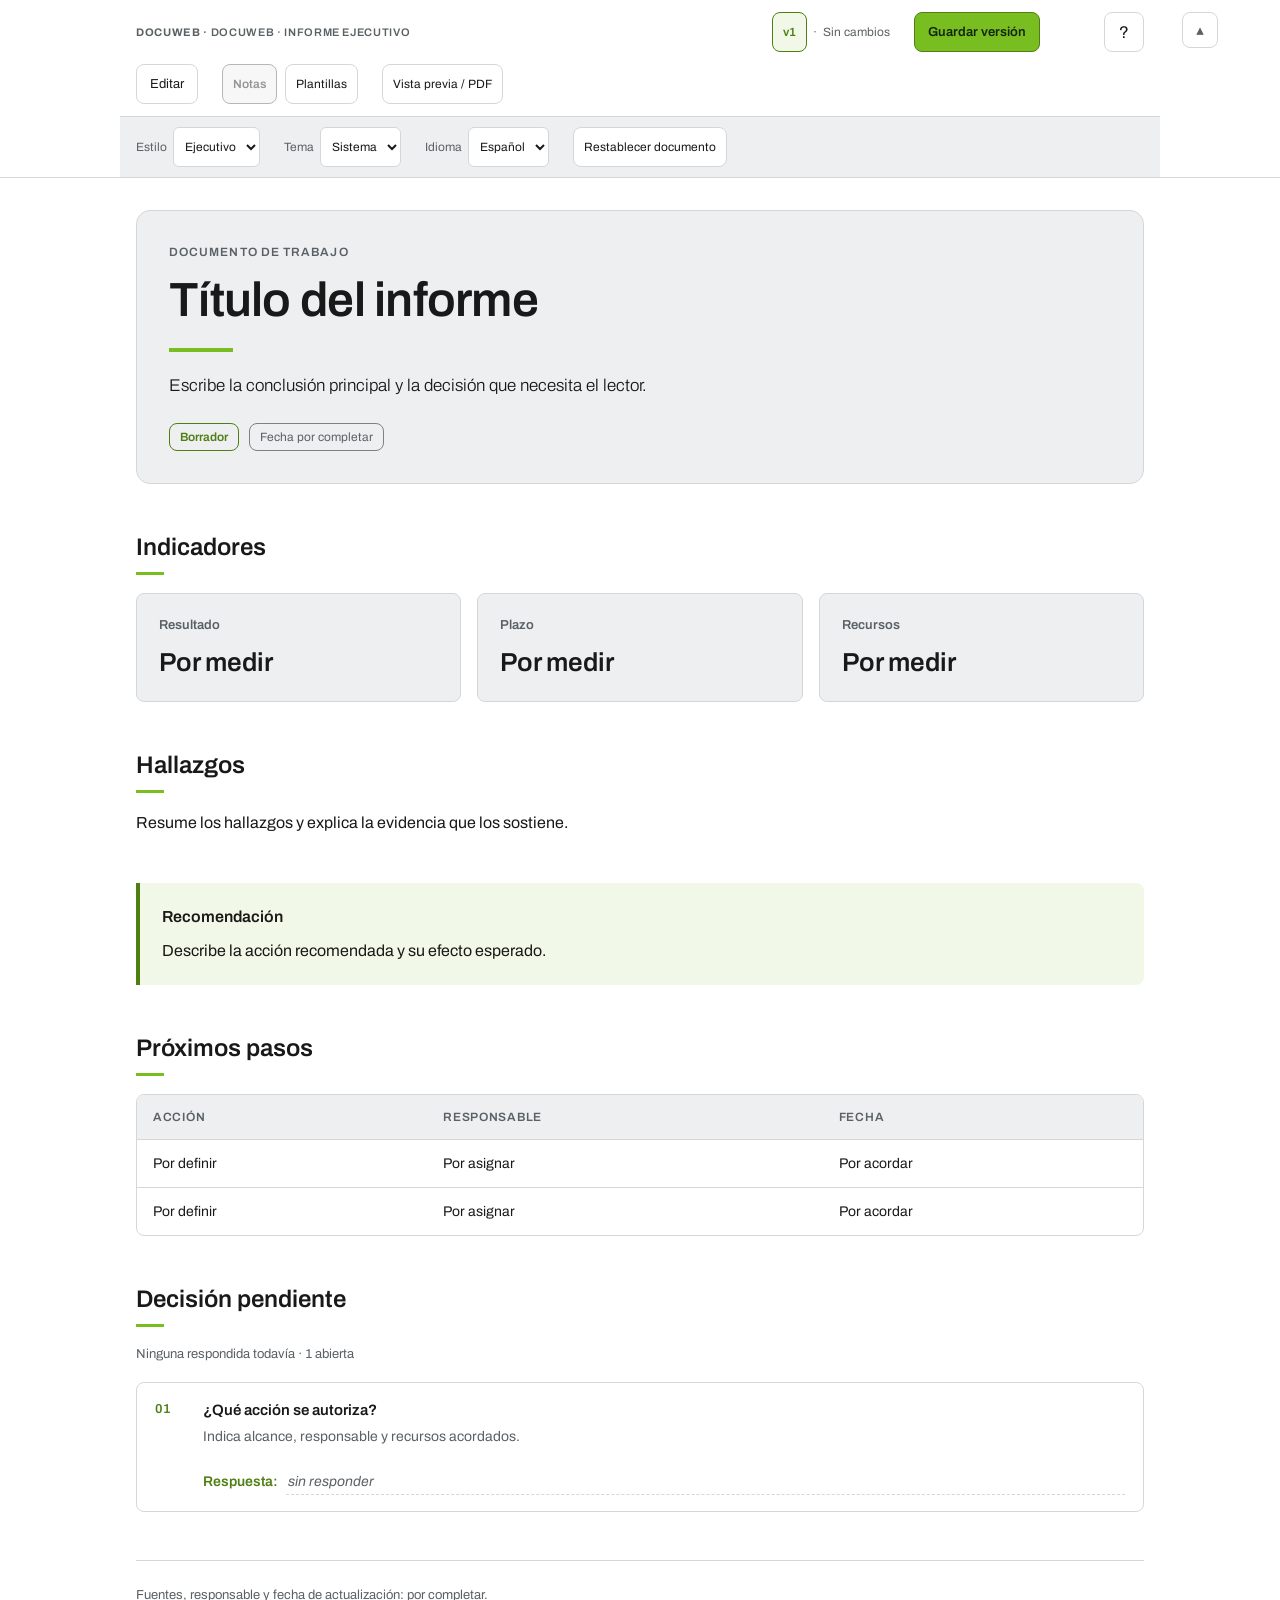
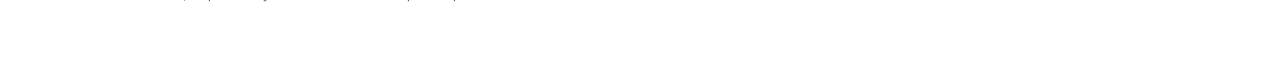
<file: templates/informe-ejecutivo.html>
<!doctype html>
<html lang="es" data-design="executive">
<head>
<meta charset="utf-8">
<meta name="viewport" content="width=device-width, initial-scale=1, viewport-fit=cover">
<meta name="color-scheme" content="light dark">
<title>Informe ejecutivo</title>
<meta name="description" content="Hallazgos, indicadores y próximos pasos para decidir.">
<link rel="preconnect" href="https://fonts.googleapis.com">
<link rel="preconnect" href="https://fonts.gstatic.com" crossorigin>
<link rel="stylesheet" href="https://fonts.googleapis.com/css2?family=Archivo:wght@300;400;600&display=swap">
<style>:root{--surface:#ffffff;--surface-2:#eeeff1;--ink:#191919;--ink-muted:#5a6165;--border:#d4d7da;--border-strong:#808080;--brand:#78be20;--brand-ink:#4f7f13;--brand-tint:#f2f8e7;--info:#0b96cc;--danger:#b3000f;--danger-tint:#fdeced;--note-tint:#e6f4fb;--note-ink:#0a6d94;--radius:4px}@media (prefers-color-scheme:dark){:root:not([data-theme="light"]){--surface:#16191b;--surface-2:#212629;--ink:#eef1f2;--ink-muted:#a4acb1;--border:#343b40;--border-strong:#5e676c;--brand:#8fd42e;--brand-ink:#a3dd52;--brand-tint:#1c2a11;--info:#4cb9e6;--danger:#ff7b7b;--danger-tint:#2c1517;--note-tint:#112c38;--note-ink:#6fcdf0}}:root[data-theme="dark"]{--surface:#16191b;--surface-2:#212629;--ink:#eef1f2;--ink-muted:#a4acb1;--border:#343b40;--border-strong:#5e676c;--brand:#8fd42e;--brand-ink:#a3dd52;--brand-tint:#1c2a11;--info:#4cb9e6;--danger:#ff7b7b;--danger-tint:#2c1517;--note-tint:#112c38;--note-ink:#6fcdf0}*{box-sizing:border-box}html,body{margin:0;padding:0}#document-content a{color:var(--brand-ink);text-underline-offset:2px}#document-content a:hover{color:var(--ink)}img{max-width:100%}[hidden]{display:none!important}body{container-type:inline-size;background:var(--surface);color:var(--ink);font-family:"Archivo",system-ui,-apple-system,"Segoe UI",sans-serif;line-height:1.5;-webkit-font-smoothing:antialiased}.page{max-width:1040px;margin:0 auto;padding-inline:16px;padding-block:32px 72px;display:flex;flex-direction:column;gap:56px}.appbar{position:sticky;top:env(safe-area-inset-top,0px);z-index:40;background:var(--surface);border-bottom:1px solid var(--border)}.appbar-inner{max-width:1040px;margin:0 auto;padding:10px 16px;display:flex;align-items:center;gap:10px;flex-wrap:wrap}.appbar .brandmark{font-size:12px;font-weight:600;letter-spacing:.09em;text-transform:uppercase;color:var(--ink-muted);margin-right:auto}.btn{font:inherit;font-size:13px;line-height:1;padding:9px 13px;border-radius:var(--radius);border:1px solid var(--border-strong);background:var(--surface);color:var(--ink);cursor:pointer;white-space:nowrap}.btn:hover{background:var(--surface-2)}.btn:focus-visible{outline:2px solid var(--info);outline-offset:2px}.btn[aria-pressed="true"]{background:var(--brand);border-color:var(--brand-ink);color:#14260a;font-weight:600}.btn--primary{background:var(--brand);border-color:var(--brand-ink);color:#14260a;font-weight:600}.btn--primary:hover{background:var(--brand-ink);color:#fff}.btn--ghost{border-color:var(--border)}.btn:disabled{opacity:.45;cursor:not-allowed}.btn--sm{padding:7px 10px;font-size:12px}.dirty{font-size:12px;color:var(--danger);font-weight:600;display:inline-flex;align-items:center;gap:6px}.dirty::before{content:"";width:7px;height:7px;border-radius:50%;background:var(--danger)}.saved{font-size:12px;color:var(--ink-muted)}.kicker{font-size:12px;font-weight:600;letter-spacing:.09em;text-transform:uppercase;color:var(--ink-muted);margin:0 0 12px}h1{font-size:clamp(30px,5vw,46px);line-height:1.14;font-weight:600;letter-spacing:-.015em;margin:0 0 20px;text-wrap:balance}h1::after{content:"";display:block;width:4rem;height:4px;background:var(--brand);margin-top:20px}.lede{font-size:17px;font-weight:300;line-height:1.6;max-width:62ch;margin:0}.lede strong{font-weight:600}.meta{display:flex;flex-wrap:wrap;gap:8px 10px;margin-top:24px}.pill{font-size:12px;line-height:1;padding:7px 10px;border:1px solid var(--border-strong);border-radius:var(--radius);color:var(--ink-muted)}.pill.is-draft{border-color:var(--brand-ink);color:var(--brand-ink);font-weight:600}section{display:flex;flex-direction:column;gap:20px}h2{font-size:24px;font-weight:600;line-height:1.25;margin:0;text-wrap:balance}h2::after{content:"";display:block;width:4rem;height:4px;background:var(--brand);margin-top:14px}h3{font-size:16px;font-weight:600;margin:0}p{margin:0;max-width:68ch}body.editing-content [data-measure]{position:relative}body.editing-content [data-measure]::after{content:"";position:absolute;top:0;right:-9px;width:11px;height:100%;cursor:ew-resize;border-right:2px solid var(--brand-ink);opacity:0}body.editing-content [data-measure]:hover::after{opacity:.35}body.editing-content [data-measure].is-measuring::after{opacity:1}code{font-family:ui-monospace,SFMono-Regular,"SF Mono",Menlo,monospace;font-size:.88em;background:var(--surface-2);padding:1px 5px;border-radius:2px}figure{margin:0;display:flex;flex-direction:column;gap:14px}.figtools{display:flex;flex-wrap:wrap;gap:8px;align-items:center;justify-content:flex-end}body.editing .figtools{justify-content:flex-start;padding:10px;border:1px solid var(--border);border-bottom:none;border-radius:var(--radius) var(--radius) 0 0;background:var(--surface-2)}.figtools .sep{flex:1}.figtools .hint{font-size:12px;color:var(--ink-muted)}figure.is-wide{width:100cqw;max-width:none;margin-inline:calc(50% - 50cqw);padding-inline:16px}figure.is-wide .canvas{border-radius:var(--radius)}.canvas{overflow:auto;border:1px solid var(--border);border-radius:var(--radius);background:var(--surface);padding:20px 16px}body.editing .canvas{border-radius:0 0 var(--radius) var(--radius)}.canvas svg{display:block;height:auto;width:100%}.canvas--wide svg{min-width:880px}.canvas--mid svg{min-width:640px}body.editing .canvas svg{touch-action:none}figcaption{font-size:14px;color:var(--ink-muted);max-width:68ch;line-height:1.55}figcaption b{color:var(--ink);font-weight:600}.legend{display:flex;flex-wrap:wrap;gap:10px 22px;font-size:13px;color:var(--ink-muted)}.legend span{display:inline-flex;align-items:center;gap:8px}.swatch{width:26px;height:14px;border-radius:2px;flex:none}.sw-new{background:var(--brand-tint);border:1.5px solid var(--brand-ink)}.sw-out{border:1px dashed var(--border-strong)}.sw-dead{background:var(--danger-tint);border:1px dashed var(--danger)}.n-box{fill:var(--surface);stroke:var(--border-strong);stroke-width:1}.n-new{fill:var(--brand-tint);stroke:var(--brand-ink);stroke-width:1.75}.n-out{fill:var(--surface);stroke:var(--border-strong);stroke-width:1;stroke-dasharray:5 4}.n-dead{fill:var(--danger-tint);stroke:var(--danger);stroke-width:1;stroke-dasharray:5 4}.n-chip{fill:var(--surface-2);stroke:none}.n-chipdead{fill:var(--danger-tint);stroke:var(--danger);stroke-width:1;stroke-dasharray:4 3}.n-divider{fill:none;stroke:var(--info);stroke-width:1.5;stroke-dasharray:7 5}.n-label{fill:none;stroke:none}.n-note{fill:var(--note-tint);stroke:var(--note-ink);stroke-width:1.25}.t-note{fill:var(--ink);font-size:12.5px}.t-noteby{fill:var(--note-ink);font-size:11px;font-weight:600}.e-note{stroke:var(--note-ink);stroke-width:1.25;fill:none;stroke-dasharray:3 3}.p-note{fill:var(--note-ink)}body.no-notes .note-layer{display:none}.t-title{fill:var(--ink);font-size:15px;font-weight:600}.t-title.sm{font-size:13.5px}.node-link{cursor:pointer}.node-link text:first-of-type{text-decoration:underline;text-underline-offset:2px}body.editing .node-link{cursor:default}.t-sub{fill:var(--ink-muted);font-size:12.5px}.t-sub.sm{font-size:12px}.t-dead{fill:var(--danger)}.t-edge{fill:var(--ink-muted);font-size:12px}.t-edge.new{fill:var(--brand-ink);font-weight:600}.t-edge.dead{fill:var(--danger)}.e-line{stroke:var(--ink-muted);stroke-width:1.5;fill:none}.e-new{stroke:var(--brand-ink);stroke-width:2;fill:none}.e-dead{stroke:var(--danger);stroke-width:1.5;fill:none;stroke-dasharray:5 4}.h-line{fill:var(--ink-muted)}.h-new{fill:var(--brand-ink)}.h-dead{fill:var(--danger)}.hit{fill:transparent;stroke:transparent;stroke-width:10}.hitlbl{fill:transparent;stroke:none}body.editing [data-elabel]{cursor:move}.canvas svg text{pointer-events:none;user-select:none;-webkit-user-select:none}body.editing .node,body.editing .edge{cursor:pointer}body.editing .node.dragging{cursor:grabbing}.sel-ring{fill:none;stroke:var(--info);stroke-width:2;stroke-dasharray:4 3;pointer-events:none}.marquee{fill:var(--info);fill-opacity:.08;stroke:var(--info);stroke-width:1;stroke-dasharray:4 3;pointer-events:none}.handle{fill:var(--surface);stroke:var(--info);stroke-width:1.75;cursor:nwse-resize}.wp{fill:var(--surface);stroke:var(--info);stroke-width:1.75;cursor:move}.anch{fill:var(--surface);stroke:var(--info);stroke-width:1.25;opacity:.55;cursor:pointer}.anch:hover{opacity:1;stroke-width:2}.anch.is-on{fill:var(--info);opacity:1}.endp{fill:var(--info);stroke:var(--surface);stroke-width:1.5;cursor:move}.connect-src{stroke:var(--info)!important;stroke-width:2.5!important}.props{position:fixed;right:16px;bottom:16px;z-index:50;width:360px;max-width:calc(100vw - 32px);background:var(--surface);border:1px solid var(--border-strong);border-radius:var(--radius);box-shadow:0 4px 20px rgba(25,25,25,.2);padding:16px;display:none;flex-direction:column;gap:12px;max-height:min(80vh,760px);overflow:auto}.props.open{display:flex}.props header{display:flex;align-items:center;gap:8px}.props header h3{font-size:14px;margin-right:auto}.field{display:flex;flex-direction:column;gap:5px}.field label{font-size:11px;font-weight:600;letter-spacing:.06em;text-transform:uppercase;color:var(--ink-muted)}.field input,.field select,.field textarea{font:inherit;font-size:13px;padding:8px 9px;border:1px solid var(--border-strong);border-radius:var(--radius);background:var(--surface);color:var(--ink);width:100%}.field textarea{resize:vertical;line-height:1.45;min-height:76px}.field input:focus,.field select:focus,.field textarea:focus{outline:2px solid var(--info);outline-offset:1px;border-color:var(--info)}.props-actions{display:flex;gap:8px;flex-wrap:wrap}.btn--danger{border-color:var(--danger);color:var(--danger)}.btn--danger:hover{background:var(--danger-tint)}.revbadge{font:inherit;font-size:12px;font-weight:600;line-height:1;padding:7px 10px;border-radius:var(--radius);border:1px solid var(--brand-ink);background:var(--brand-tint);color:var(--brand-ink);cursor:pointer;font-variant-numeric:tabular-nums}.revbadge:hover{background:var(--brand);color:#14260a}.revbadge:focus-visible{outline:2px solid var(--info);outline-offset:2px}.overlay{position:fixed;top:0;right:0;bottom:0;left:0;inset:0;z-index:60;background:rgba(25,25,25,.6);display:flex;align-items:safe center;justify-content:center;padding:16px}.modal{background:var(--surface);border:1px solid var(--border-strong);border-radius:var(--radius);padding:22px;width:420px;max-width:100%;max-height:min(85vh,760px);overflow:auto;display:flex;flex-direction:column;gap:14px;box-shadow:0 4px 20px rgba(25,25,25,.2)}.modal h3{font-size:18px}.modal .field input{width:100%}.modal p{font-size:13.5px;color:var(--ink-muted);line-height:1.5}.histlist{display:flex;flex-direction:column;gap:0;border:1px solid var(--border);border-radius:var(--radius)}.histrow{display:grid;grid-template-columns:44px 1fr;gap:12px;padding:12px 14px;border-bottom:1px solid var(--border);font-size:13.5px}.histrow:last-child{border-bottom:none}.histrow.is-current{background:var(--brand-tint)}.histrow .r{font-weight:600;color:var(--brand-ink);font-variant-numeric:tabular-nums}.histrow .who{color:var(--ink-muted);font-size:12.5px}.histempty{margin:0;padding:12px 14px;font-size:13.5px;color:var(--ink-muted)}.notice{display:none;gap:12px;align-items:flex-start;border:1px solid var(--brand-ink);background:var(--brand-tint);border-radius:var(--radius);padding:14px 16px;font-size:13.5px;line-height:1.5}.notice.open{display:flex}.notice p{margin:0;flex:1;color:var(--ink)}.notes{display:grid;grid-template-columns:repeat(auto-fit,minmax(260px,1fr));gap:16px}.note{border:1px solid var(--border);border-radius:var(--radius);padding:18px;display:flex;flex-direction:column;gap:8px}.note h3{font-size:15px}.note p{font-size:14px;color:var(--ink-muted);line-height:1.55}.note .src{font-size:12px;color:var(--ink-muted);font-family:ui-monospace,SFMono-Regular,Menlo,monospace}.tablewrap{overflow-x:auto;border:1px solid var(--border);border-radius:var(--radius)}table{border-collapse:collapse;width:100%;min-width:560px;font-size:14px}th,td{text-align:left;padding:13px 16px;border-bottom:1px solid var(--border);vertical-align:top}thead th{font-size:12px;font-weight:600;letter-spacing:.06em;text-transform:uppercase;color:var(--ink-muted);background:var(--surface-2)}tbody tr:last-child td{border-bottom:none}.tag{display:inline-block;font-size:12px;line-height:1;padding:5px 8px;border-radius:2px;background:var(--surface-2);color:var(--ink-muted);white-space:nowrap}.tag.is-new{background:var(--brand-tint);color:var(--brand-ink);font-weight:600}ol.decisions{margin:0;padding:0;list-style:none;border:1px solid var(--border);border-radius:var(--radius)}ol.decisions li{display:grid;grid-template-columns:34px 1fr;gap:14px;padding:16px 18px;border-bottom:1px solid var(--border)}ol.decisions li:last-child{border-bottom:none}ol.decisions li.is-answered{background:var(--brand-tint)}.num{font-size:13px;font-weight:600;color:var(--brand-ink);font-variant-numeric:tabular-nums;padding-top:1px}.decision-q{font-weight:600;font-size:15px;margin-bottom:4px}.decision-w{font-size:14px;color:var(--ink-muted);line-height:1.55}.answer{display:flex;gap:8px;align-items:flex-start;margin-top:10px}.answer .lbl{font-size:14px;font-weight:600;line-height:1.55;color:var(--brand-ink);white-space:nowrap}.answer textarea{flex:1;min-width:0;font:inherit;font-size:14px;line-height:1.55;color:var(--ink);background:transparent;border:0;border-bottom:1px dashed var(--border);border-radius:0;padding:0 2px 2px;margin:0;resize:none;overflow:hidden}.answer textarea::placeholder{color:var(--ink-muted);font-style:italic}.answer textarea:hover{border-bottom-color:var(--border-strong)}.answer textarea:focus{outline:none;border-bottom:1px solid var(--brand-ink)}.deccount{font-size:13px;color:var(--ink-muted);font-variant-numeric:tabular-nums}footer{border-top:1px solid var(--border);padding-top:24px;font-size:13px;color:var(--ink-muted);line-height:1.6;display:flex;flex-direction:column;gap:8px}footer p{max-width:72ch}@media (max-width:560px){.page{padding-block:24px 48px;gap:44px}ol.decisions li{grid-template-columns:24px 1fr;gap:10px;padding:14px}.props{left:16px;right:16px;bottom:8px;width:auto}}:root{--radius:8px}#document-content{display:flex;flex-direction:column;gap:48px;min-width:0}#document-content>header{padding:24px 0 32px;border-bottom:1px solid var(--border)}#document-content>section{min-width:0}.appbar-inner{position:relative;display:grid;grid-template-rows:1fr;padding:0;gap:0;align-items:stretch;transition:grid-template-rows .24s ease,opacity .18s ease}.appbar-stack{overflow:hidden;min-height:0;display:flex;flex-direction:column;align-items:stretch;gap:12px;padding:12px 16px 0;transition:visibility 0s,padding-top .24s ease}body.chrome-hidden .appbar-inner{grid-template-rows:0fr;opacity:0}body.chrome-hidden .appbar-stack{visibility:hidden;padding-top:0;transition:visibility 0s .24s,padding-top .24s ease}@media (prefers-reduced-motion:reduce){.appbar-inner{transition:none}body.chrome-hidden .appbar-stack{transition:none}}.appbar-heading,.appbar-actions,.menu-content,.appbar-preferences{display:flex;align-items:center;gap:8px}.appbar-heading{padding-right:104px;min-width:0}.document-identity{flex:1;min-width:0;overflow:hidden;text-overflow:ellipsis;white-space:nowrap;font-size:11px;letter-spacing:.06em;text-transform:uppercase;color:var(--ink-muted)}.appbar .brandmark{font-size:11px;letter-spacing:inherit;margin:0}.product-name{font-weight:700}.document-state{display:flex;align-items:center;gap:6px;white-space:nowrap;color:var(--ink-muted);font-size:12px;margin-right:16px}.appbar .revbadge{min-height:40px}.appbar .btn,.appbar select{min-height:40px;box-shadow:none;border-color:var(--border)}.appbar .btn[aria-pressed=true]{background:var(--surface-2);border-color:var(--ink-muted);color:var(--ink);font-weight:600}.appbar #btn-help{position:absolute;right:16px;top:12px;width:40px;font-size:17px}.appbar #btn-chrome{position:absolute;right:62px;top:12px;width:36px;min-height:36px;padding:0;font-size:15px;line-height:1;color:var(--ink-muted)}.appbar #btn-chrome:hover{color:var(--ink)}body.chrome-hidden .appbar{background:transparent;border-bottom-color:transparent}body.chrome-hidden .appbar #btn-chrome{right:16px;top:10px;width:auto;min-height:34px;padding:0 12px;gap:6px;font-size:13px;background:var(--surface);border-color:var(--border);box-shadow:0 1px 6px rgba(25,25,25,.12)}body.chrome-hidden .appbar #btn-chrome:hover{color:var(--ink);border-color:var(--border-strong)}.appbar #btn-save{margin-left:auto;border-color:var(--brand-ink)}.appbar:has(#status.dirty) #btn-save{outline:2px solid var(--brand-tint);outline-offset:2px}.appbar .dirty::before{display:none}.appbar-actions{gap:24px;flex-wrap:wrap}.appbar-preferences{background:var(--surface-2);margin:0 -16px;padding:10px 16px;border-top:1px solid var(--border);gap:24px;flex-wrap:wrap}.mobile-control,.mobile-label{display:none}.document-controls{display:flex;flex-wrap:wrap;gap:24px;align-items:center}.document-controls label{font-size:12px;color:var(--ink-muted);display:flex;gap:6px;align-items:center}.document-controls select{font:inherit;color:var(--ink);background:var(--surface);border:1px solid var(--border);border-radius:6px;padding:7px}.content-tools{display:none;padding:12px 0;border-top:1px solid var(--border);gap:8px;flex-wrap:wrap}body.editing-content .content-tools{display:flex}[contenteditable=true]{outline:1px dashed var(--border-strong);outline-offset:5px;cursor:text;white-space:pre-wrap;min-height:1.2em}[contenteditable=true]:focus{outline:2px solid var(--info);border-radius:2px}.metric-grid{display:grid;grid-template-columns:repeat(3,minmax(0,1fr));gap:16px}.metric{border:1px solid var(--border);border-radius:var(--radius);padding:22px;background:var(--surface-2)}.metric h3{font-size:13px;color:var(--ink-muted);margin-bottom:12px}.metric p{font-size:26px;font-weight:600;line-height:1.2}.callout{padding:22px;border-left:4px solid var(--brand-ink);background:var(--brand-tint);border-radius:0 var(--radius) var(--radius) 0;display:grid;gap:10px}.template-grid{display:grid;grid-template-columns:repeat(2,minmax(0,1fr));gap:12px;margin-top:18px}.template-card{white-space:normal;text-align:left;line-height:1.5;padding:20px;display:flex;flex-direction:column;gap:8px}.template-card small{font-size:12px;color:var(--ink-muted)}.template-preview{height:48px;display:flex;gap:5px;align-items:flex-end}.template-preview i{display:block;width:22%;background:var(--border);height:60%;border-radius:3px}.template-preview i:first-child{height:100%;background:var(--brand-ink)}:root[data-design=editorial] #document-content{gap:60px}:root[data-design=editorial] .page{max-width:920px}:root[data-design=editorial] #document-content h1{font:500 clamp(38px,6vw,62px)/1.08 Georgia,serif;letter-spacing:-.035em}:root[data-design=editorial] #document-content h2{font-family:Georgia,serif;font-size:30px;font-weight:500}:root[data-design=editorial] #document-content h2::after{display:none}:root[data-design=editorial] #document-content>section{padding-top:24px;border-top:1px solid var(--border)}:root[data-design=editorial] .lede{font-size:20px;line-height:1.7}:root[data-design=executive] #document-content>header{padding:32px;border-radius:14px;background:var(--surface-2);border:1px solid var(--border)}:root[data-design=executive] #document-content h1{font-size:clamp(32px,5vw,48px);max-width:22ch}:root[data-design=executive] #document-content h2::after{width:28px;height:3px;margin-top:10px}:root[data-design=executive] #document-content>section{gap:18px}:root[data-design=technical] #document-content h2{font-size:22px}:root[data-design=technical] .canvas{background-image:radial-gradient(var(--border) .6px,transparent .6px);background-size:16px 16px}.answer-print{display:none;white-space:pre-wrap;overflow-wrap:anywhere}ol.decisions li>.answer{grid-column:2;min-width:0}.answer-print{flex:1;min-width:0}.appearance-group{border-top:1px solid var(--border);margin-top:14px;padding-top:12px}.appearance-group summary{font-size:13px;font-weight:600;cursor:pointer;padding:4px 0}.appearance-fields{display:flex;flex-direction:column;gap:12px;padding-top:12px}.appearance-grid{display:grid;grid-template-columns:1fr 1fr;gap:10px}.color-controls{display:flex;gap:6px;align-items:center}.color-controls input[type=color]{width:40px;height:36px;padding:3px;flex:none;cursor:pointer}.color-controls input[type=text]{min-width:0;flex:1;font-family:monospace}.color-field>.btn{align-self:flex-start}.appearance-actions{border-top:1px solid var(--border);padding-top:12px;margin:12px 0}.section-controls{display:flex;gap:8px;flex-wrap:wrap;padding:10px;background:var(--surface-2);border:1px dashed var(--border);border-radius:var(--radius)}@media print{.section-controls{display:none!important}}#props-body{display:flex;flex-direction:column;gap:8px}.props>header{position:sticky;top:-16px;background:var(--surface);z-index:1;padding:10px 0}.tablewrap th,.tablewrap td{overflow-wrap:anywhere}@media(max-width:600px){.metric-grid,.template-grid{grid-template-columns:1fr}.appbar{position:static}.appbar-heading{padding:0}.document-state,.desktop-label,.product-name{display:none}.mobile-control,.mobile-label{display:inline-flex}.appbar .btn,.appbar select{min-height:44px}.appbar-inner{padding-bottom:12px;gap:8px}.appbar-actions{gap:8px;flex-wrap:nowrap;justify-content:space-between}.toolbar-menu{position:relative}.toolbar-menu .menu-content{display:none;position:absolute;top:calc(100% + 6px);left:0;z-index:45;padding:8px;min-width:180px;flex-direction:column;align-items:stretch;background:var(--surface);border:1px solid var(--border);border-radius:8px}.toolbar-menu.is-open .menu-content{display:flex}.secondary-menu{order:3}.secondary-menu .menu-content{left:auto;right:0}.appbar #btn-help{position:static;width:auto;font-size:13px}.appbar #btn-help::after{content:' ' attr(aria-label)}.appbar-preferences{display:none;margin-bottom:-12px}.appbar-preferences.is-open{display:flex}.document-controls{flex-direction:column;align-items:stretch;gap:8px}.document-controls label{justify-content:space-between}.document-controls select{min-width:60%}.document-controls{width:100%}:root[data-design=executive] #document-content>header{padding:22px}#document-content{gap:36px}}@page{size:A4;margin:17mm 16mm 18mm}@media print{:root,:root[data-theme],:root:not([data-theme=light]){--surface:#fff;--surface-2:#f3f4f5;--ink:#191919;--ink-muted:#50565a;--border:#c9cdd0;--border-strong:#747b80;--brand:#78be20;--brand-ink:#436d10;--brand-tint:#f2f8e7;--info:#096889;--danger:#a40014;--danger-tint:#fff0f0;--note-tint:#edf6fa;--note-ink:#075e80;color-scheme:light}*{-webkit-print-color-adjust:exact;print-color-adjust:exact}body{background:white;font-size:10pt}.appbar,.content-tools,.notice,.props,.overlay,.figtools,body.editing .figtools{display:none!important}.page{display:block!important;max-width:none!important;padding:0!important;margin:0!important}#document-content{display:block!important}#document-content>header{margin-bottom:9mm;padding-top:0}#document-content>section{display:block;margin:0 0 9mm;padding-top:0}#document-content>section>*+*{margin-top:4mm}#document-content h1{font-size:30pt!important}#document-content h2{font-size:18pt!important;break-after:avoid}h3{break-after:avoid}p,li{orphans:3;widows:3}figure,.metric,.note,.callout,ol.decisions li{break-inside:avoid}figure.is-wide{width:auto!important;margin-inline:0!important;padding-inline:0!important}.canvas{overflow:visible;padding:8px;background-image:none!important}.canvas svg{width:100%!important;min-width:0!important;max-height:180mm}.tablewrap{overflow:visible}table{width:100%;min-width:0!important;table-layout:fixed}thead{display:table-header-group}tr{break-inside:avoid}.answer textarea{display:none!important}.answer-print{display:block}[contenteditable]{outline:none!important}.sel-ring,.handle,.wp,.marquee{display:none!important}footer{margin-top:8mm;padding-top:4mm;border-top:1px solid var(--border)}}</style>
</head>
<body>

<div class="appbar">
  <button type="button" class="btn btn--sm" id="btn-chrome" aria-controls="appbar-stack" aria-expanded="true" aria-label="Ocultar la barra" title="Ocultar la barra">▴</button>
  <div class="appbar-inner" id="appbar-inner">
    <div class="appbar-stack" id="appbar-stack">
    <div class="appbar-heading">
    <button type="button" class="btn mobile-control" id="btn-menu" data-panel="preferences" aria-controls="preferences" aria-expanded="false" data-i18n-aria-label="appbar.preferences" aria-label="Preferencias">☰</button>
    <div class="document-identity"><span class="product-name">docuweb · </span><span class="brandmark">docuweb · Informe ejecutivo</span></div>
    <div class="document-state" aria-live="polite">
    <button type="button" class="revbadge" id="btn-history" data-i18n-title="appbar.history.title" title="Ver el historial de versiones de este fichero">v1</button>
    <span aria-hidden="true">·</span><span id="status" class="saved" data-i18n="status.clean">Sin cambios</span>
    </div>
    <button type="button" class="btn btn--primary" id="btn-save"><span class="desktop-label" data-i18n="appbar.save">Guardar versión</span><span class="mobile-label" data-i18n="appbar.saveShort">Guardar</span></button>
    </div>
    <div class="appbar-actions">
    <button type="button" class="btn" id="btn-edit" aria-pressed="false" data-i18n-title="appbar.edit.title" title="Edita el texto y los diagramas del documento" data-i18n="appbar.edit">Editar</button>
    <div class="toolbar-menu secondary-menu" id="secondary-menu">
    <button type="button" class="btn mobile-control" data-panel="secondary-menu" aria-controls="secondary-actions" aria-expanded="false" data-i18n-aria-label="appbar.more" aria-label="Más">•••</button>
    <div class="menu-content" id="secondary-actions">
    <button type="button" class="btn btn--sm" id="btn-notes" aria-pressed="true" data-i18n-title="appbar.notes.title" title="Muestra u oculta las notas de revisión" data-i18n="appbar.notes">Notas</button>
    <button type="button" class="btn btn--sm btn--ghost" id="btn-help" data-i18n-title="appbar.help.title" data-i18n-aria-label="appbar.help" aria-label="Ayuda" title="Cómo se edita este documento">?</button>
    <button type="button" class="btn btn--sm" id="btn-templates" data-i18n="appbar.templates">Plantillas</button>
    </div></div>
    <button type="button" class="btn btn--sm" id="btn-print" data-i18n="appbar.print">Imprimir / PDF</button>
    </div>
    <div class="appbar-preferences" id="preferences">
    <div class="document-controls"><label><span data-i18n="appbar.style">Estilo</span> <select id="design-select"><option value="technical" data-i18n="style.technical">Técnico</option><option value="editorial" data-i18n="style.editorial">Editorial</option><option value="executive" data-i18n="style.executive">Ejecutivo</option></select></label><label><span data-i18n="appbar.theme">Tema</span> <select id="theme-select"><option value="auto" data-i18n="theme.auto">Sistema</option><option value="light" data-i18n="theme.light">Claro</option><option value="dark" data-i18n="theme.dark">Oscuro</option></select></label><label><span data-i18n="appbar.lang">Idioma</span> <select id="lang-select"><option value="es">Español</option><option value="en">English</option></select></label></div>
    <button type="button" class="btn btn--ghost btn--sm" id="btn-reset" data-i18n-title="appbar.reset.title" title="Vuelve al contenido y los ajustes guardados en este fichero" data-i18n="appbar.reset">Restablecer documento</button>
    </div>
    </div>
  </div>
</div>

<div class="page">

  <div class="notice" id="notice">
    <p id="notice-text"></p>
    <button type="button" class="btn btn--sm" id="notice-dismiss" data-i18n="notice.dismiss">Entendido</button>
  </div>

  <div id="document-content">
  <!-- ═══════════════ CONTENIDO DEL DOCUMENTO ═══════════════
       Todo lo que hay entre esta marca y la de cierre es tuyo.
       El resto del fichero es el motor: no hace falta tocarlo.
  ════════════════════════════════════════════════════════ -->
<header><p class="kicker">Documento de trabajo</p><h1>Título del informe</h1><p class="lede">Escribe la conclusión principal y la decisión que necesita el lector.</p><div class="meta"><span class="pill is-draft">Borrador</span><span class="pill">Fecha por completar</span></div></header><section><h2>Indicadores</h2><div class="metric-grid"><div class="metric"><h3>Resultado</h3><p>Por medir</p></div><div class="metric"><h3>Plazo</h3><p>Por medir</p></div><div class="metric"><h3>Recursos</h3><p>Por medir</p></div></div></section><section><h2>Hallazgos</h2><p>Resume los hallazgos y explica la evidencia que los sostiene.</p></section><section><div class="callout"><h3>Recomendación</h3><p>Describe la acción recomendada y su efecto esperado.</p></div></section><section><h2>Próximos pasos</h2><div class="tablewrap"><table><thead><tr><th>Acción</th><th>Responsable</th><th>Fecha</th></tr></thead><tbody><tr><td>Por definir</td><td>Por asignar</td><td>Por acordar</td></tr><tr><td>Por definir</td><td>Por asignar</td><td>Por acordar</td></tr></tbody></table></div></section><section><h2>Decisión pendiente</h2><p class="deccount" id="dec-count"></p><ol class="decisions"><li data-decision="1"><span class="num">01</span><div><p class="decision-q">¿Qué acción se autoriza?</p><p class="decision-w">Indica alcance, responsable y recursos acordados.</p></div><div class="answer"><span class="lbl">Respuesta:</span><textarea data-answer="1" rows="1" placeholder="sin responder"></textarea></div></li></ol></section><footer><p>Fuentes, responsable y fecha de actualización: por completar.</p></footer>
  <!-- ═══════════════ FIN DEL CONTENIDO ═══════════════ -->
  </div>
  <div class="content-tools" data-i18n-aria-label="appbar.addContent" aria-label="Añadir contenido">
    <button class="btn btn--sm" type="button" data-add-block="header" data-i18n="add.header">+ Título</button>
    <button class="btn btn--sm" type="button" data-add-block="section" data-i18n="add.section">+ Sección</button>
    <button class="btn btn--sm" type="button" data-add-block="callout" data-i18n="add.callout">+ Aviso</button>
    <button class="btn btn--sm" type="button" data-add-block="table" data-i18n="add.table">+ Tabla</button>
    <button class="btn btn--sm" type="button" data-add-block="figure" data-i18n="add.diagram">+ Diagrama</button>
    <button class="btn btn--sm" type="button" data-add-block="decision" data-i18n="add.decision">+ Decisión</button>
    <button class="btn btn--sm" type="button" id="btn-link" data-i18n-title="add.link.title" title="Convierte el texto seleccionado en un enlace" data-i18n="add.link">Enlace</button>
    <button class="btn btn--sm" type="button" id="btn-content-undo" data-i18n="add.undo">Deshacer</button>
    <button class="btn btn--sm" type="button" id="btn-content-redo" data-i18n="add.redo">Rehacer</button>
  </div>
</div>

<div class="overlay" id="overlay" hidden>
  <div class="modal" role="dialog" aria-modal="true" aria-labelledby="modal-title">
    <h3 id="modal-title">Grabar versión</h3>
    <div id="modal-body"></div>
    <div class="props-actions" id="modal-actions"></div>
  </div>
</div>

<div class="props" id="props" role="dialog" data-i18n-aria-label="props.aria" aria-label="Propiedades del elemento seleccionado">
  <header>
    <h3 id="props-title" data-i18n="props.title">Propiedades</h3>
    <button type="button" class="btn btn--sm btn--ghost" id="props-close" data-i18n-aria-label="modal.close" aria-label="Cerrar" data-i18n="modal.close">Cerrar</button>
  </header>
  <div id="props-body"></div>
</div>

<script id="diagram-data" type="application/json">
{
  "version": 1,
  "meta": {"rev":1,"savedAt":"","savedBy":"","history":[]},
  "answers": {},
  "figures": {},
  "document": {"design":"executive","theme":"auto"}
}
</script>

<script id="template-data" type="application/json">[{"id":"propuesta-tecnica","title":"Propuesta técnica","description":"Del problema a una recomendación con alternativas y decisiones.","design":"technical","html":"<header><p class=\"kicker\">Documento de trabajo<\/p><h1>Título de la propuesta<\/h1><p class=\"lede\">Resume el cambio propuesto, a quién beneficia y por qué merece la pena.<\/p><div class=\"meta\"><span class=\"pill is-draft\">Borrador<\/span><span class=\"pill\">Fecha por completar<\/span><\/div><\/header><section><h2>Problema y alcance<\/h2><p>Describe el problema con evidencia. Delimita qué se incluye y qué queda fuera.<\/p><\/section><section><h2>Alternativas<\/h2><div class=\"tablewrap\"><table><thead><tr><th>Opción<\/th><th>Beneficio<\/th><th>Coste o limitación<\/th><\/tr><\/thead><tbody><tr><td>Situación actual<\/td><td>Por documentar<\/td><td>Por documentar<\/td><\/tr><tr><td>Propuesta<\/td><td>Por documentar<\/td><td>Por documentar<\/td><\/tr><\/tbody><\/table><\/div><\/section><section><h2>Arquitectura propuesta<\/h2><figure data-fig=\"f1\"><div class=\"figtools\" data-tools=\"f1\"><\/div><div class=\"canvas canvas--mid\"><svg data-svg=\"f1\" role=\"img\" aria-label=\"Entrada, proceso y resultado\"><\/svg><\/div><figcaption>Explica qué cambia y qué información pasa entre las piezas.<\/figcaption><\/figure><\/section><section><h2>Validación y riesgos<\/h2><p>Define cómo comprobar el resultado, qué podría fallar y cómo revertir el cambio.<\/p><\/section><section><h2>Decisión pendiente<\/h2><p class=\"deccount\" id=\"dec-count\"><\/p><ol class=\"decisions\"><li data-decision=\"1\"><span class=\"num\">01<\/span><div><p class=\"decision-q\">¿Se aprueba la propuesta?<\/p><p class=\"decision-w\">Indica responsable, condiciones y fecha de revisión.<\/p><\/div><div class=\"answer\"><span class=\"lbl\">Respuesta:<\/span><textarea data-answer=\"1\" rows=\"1\" placeholder=\"sin responder\"><\/textarea><\/div><\/li><\/ol><\/section><footer><p>Fuentes, responsable y fecha de actualización: por completar.<\/p><\/footer>","figures":{"f1":{"w":704,"h":224,"nodes":[{"id":"n0","x":32,"y":64,"w":176,"h":64,"kind":"box","title":"Entrada"},{"id":"n1","x":256,"y":64,"w":176,"h":64,"kind":"new","title":"Proceso"},{"id":"n2","x":480,"y":64,"w":176,"h":64,"kind":"box","title":"Resultado"}],"edges":[{"id":"e0","from":"n0","to":"n1","label":"envía"},{"id":"e1","from":"n1","to":"n2","label":"envía"}]}},"i18n":{"en":{"title":"Technical proposal","description":"From the problem to a recommendation, with alternatives and decisions.","html":"<header><p class=\"kicker\">Working document<\/p><h1>Proposal title<\/h1><p class=\"lede\">Summarise the proposed change, who benefits and why it is worth it.<\/p><div class=\"meta\"><span class=\"pill is-draft\">Draft<\/span><span class=\"pill\">Date to be filled in<\/span><\/div><\/header><section><h2>Problem and scope<\/h2><p>Describe the problem with evidence. Delimit what is included and what is left out.<\/p><\/section><section><h2>Alternatives<\/h2><div class=\"tablewrap\"><table><thead><tr><th>Option<\/th><th>Benefit<\/th><th>Cost or limitation<\/th><\/tr><\/thead><tbody><tr><td>Current situation<\/td><td>To be documented<\/td><td>To be documented<\/td><\/tr><tr><td>Proposal<\/td><td>To be documented<\/td><td>To be documented<\/td><\/tr><\/tbody><\/table><\/div><\/section><section><h2>Proposed architecture<\/h2><figure data-fig=\"f1\"><div class=\"figtools\" data-tools=\"f1\"><\/div><div class=\"canvas canvas--mid\"><svg data-svg=\"f1\" role=\"img\" aria-label=\"Input, process and output\"><\/svg><\/div><figcaption>Explain what changes and what information moves between the pieces.<\/figcaption><\/figure><\/section><section><h2>Validation and risks<\/h2><p>Define how to check the result, what could fail and how to revert the change.<\/p><\/section><section><h2>Pending decision<\/h2><p class=\"deccount\" id=\"dec-count\"><\/p><ol class=\"decisions\"><li data-decision=\"1\"><span class=\"num\">01<\/span><div><p class=\"decision-q\">Is the proposal approved?<\/p><p class=\"decision-w\">State the owner, the conditions and the review date.<\/p><\/div><div class=\"answer\"><span class=\"lbl\">Answer:<\/span><textarea data-answer=\"1\" rows=\"1\" placeholder=\"unanswered\"><\/textarea><\/div><\/li><\/ol><\/section><footer><p>Sources, owner and date of last update: to be completed.<\/p><\/footer>","figures":{"f1":{"w":704,"h":224,"nodes":[{"id":"n0","x":32,"y":64,"w":176,"h":64,"kind":"box","title":"Input"},{"id":"n1","x":256,"y":64,"w":176,"h":64,"kind":"new","title":"Process"},{"id":"n2","x":480,"y":64,"w":176,"h":64,"kind":"box","title":"Output"}],"edges":[{"id":"e0","from":"n0","to":"n1","label":"sends"},{"id":"e1","from":"n1","to":"n2","label":"sends"}]}}}}},{"id":"informe-ejecutivo","title":"Informe ejecutivo","description":"Hallazgos, indicadores y próximos pasos para decidir.","design":"executive","html":"<header><p class=\"kicker\">Documento de trabajo<\/p><h1>Título del informe<\/h1><p class=\"lede\">Escribe la conclusión principal y la decisión que necesita el lector.<\/p><div class=\"meta\"><span class=\"pill is-draft\">Borrador<\/span><span class=\"pill\">Fecha por completar<\/span><\/div><\/header><section><h2>Indicadores<\/h2><div class=\"metric-grid\"><div class=\"metric\"><h3>Resultado<\/h3><p>Por medir<\/p><\/div><div class=\"metric\"><h3>Plazo<\/h3><p>Por medir<\/p><\/div><div class=\"metric\"><h3>Recursos<\/h3><p>Por medir<\/p><\/div><\/div><\/section><section><h2>Hallazgos<\/h2><p>Resume los hallazgos y explica la evidencia que los sostiene.<\/p><\/section><section><div class=\"callout\"><h3>Recomendación<\/h3><p>Describe la acción recomendada y su efecto esperado.<\/p><\/div><\/section><section><h2>Próximos pasos<\/h2><div class=\"tablewrap\"><table><thead><tr><th>Acción<\/th><th>Responsable<\/th><th>Fecha<\/th><\/tr><\/thead><tbody><tr><td>Por definir<\/td><td>Por asignar<\/td><td>Por acordar<\/td><\/tr><tr><td>Por definir<\/td><td>Por asignar<\/td><td>Por acordar<\/td><\/tr><\/tbody><\/table><\/div><\/section><section><h2>Decisión pendiente<\/h2><p class=\"deccount\" id=\"dec-count\"><\/p><ol class=\"decisions\"><li data-decision=\"1\"><span class=\"num\">01<\/span><div><p class=\"decision-q\">¿Qué acción se autoriza?<\/p><p class=\"decision-w\">Indica alcance, responsable y recursos acordados.<\/p><\/div><div class=\"answer\"><span class=\"lbl\">Respuesta:<\/span><textarea data-answer=\"1\" rows=\"1\" placeholder=\"sin responder\"><\/textarea><\/div><\/li><\/ol><\/section><footer><p>Fuentes, responsable y fecha de actualización: por completar.<\/p><\/footer>","figures":{},"i18n":{"en":{"title":"Executive report","description":"Findings, indicators and next steps to decide on.","html":"<header><p class=\"kicker\">Working document<\/p><h1>Report title<\/h1><p class=\"lede\">Write the main conclusion and the decision the reader needs.<\/p><div class=\"meta\"><span class=\"pill is-draft\">Draft<\/span><span class=\"pill\">Date to be filled in<\/span><\/div><\/header><section><h2>Indicators<\/h2><div class=\"metric-grid\"><div class=\"metric\"><h3>Result<\/h3><p>To be measured<\/p><\/div><div class=\"metric\"><h3>Deadline<\/h3><p>To be measured<\/p><\/div><div class=\"metric\"><h3>Resources<\/h3><p>To be measured<\/p><\/div><\/div><\/section><section><h2>Findings<\/h2><p>Summarise the findings and explain the evidence behind them.<\/p><\/section><section><div class=\"callout\"><h3>Recommendation<\/h3><p>Describe the recommended action and its expected effect.<\/p><\/div><\/section><section><h2>Next steps<\/h2><div class=\"tablewrap\"><table><thead><tr><th>Action<\/th><th>Owner<\/th><th>Date<\/th><\/tr><\/thead><tbody><tr><td>To be defined<\/td><td>To be assigned<\/td><td>To be agreed<\/td><\/tr><tr><td>To be defined<\/td><td>To be assigned<\/td><td>To be agreed<\/td><\/tr><\/tbody><\/table><\/div><\/section><section><h2>Pending decision<\/h2><p class=\"deccount\" id=\"dec-count\"><\/p><ol class=\"decisions\"><li data-decision=\"1\"><span class=\"num\">01<\/span><div><p class=\"decision-q\">Which action is authorised?<\/p><p class=\"decision-w\">State the scope, the owner and the resources agreed.<\/p><\/div><div class=\"answer\"><span class=\"lbl\">Answer:<\/span><textarea data-answer=\"1\" rows=\"1\" placeholder=\"unanswered\"><\/textarea><\/div><\/li><\/ol><\/section><footer><p>Sources, owner and date of last update: to be completed.<\/p><\/footer>"}}},{"id":"plan-proyecto","title":"Plan de proyecto","description":"Objetivos, fases, responsables y riesgos en un mismo documento.","design":"executive","html":"<header><p class=\"kicker\">Documento de trabajo<\/p><h1>Nombre del proyecto<\/h1><p class=\"lede\">Describe el resultado que se busca y cómo se medirá su éxito.<\/p><div class=\"meta\"><span class=\"pill is-draft\">Borrador<\/span><span class=\"pill\">Fecha por completar<\/span><\/div><\/header><section><h2>Objetivo y alcance<\/h2><p>Define entregables, criterios de aceptación y exclusiones.<\/p><\/section><section><h2>Fases e hitos<\/h2><div class=\"tablewrap\"><table><thead><tr><th>Fase<\/th><th>Entregable<\/th><th>Responsable<\/th><th>Fecha<\/th><\/tr><\/thead><tbody><tr><td>Preparación<\/td><td>Por definir<\/td><td>Por asignar<\/td><td>Por acordar<\/td><\/tr><tr><td>Ejecución<\/td><td>Por definir<\/td><td>Por asignar<\/td><td>Por acordar<\/td><\/tr><tr><td>Validación<\/td><td>Por definir<\/td><td>Por asignar<\/td><td>Por acordar<\/td><\/tr><\/tbody><\/table><\/div><\/section><section><h2>Riesgos y dependencias<\/h2><div class=\"tablewrap\"><table><thead><tr><th>Riesgo<\/th><th>Impacto<\/th><th>Mitigación<\/th><\/tr><\/thead><tbody><tr><td>Por identificar<\/td><td>Por evaluar<\/td><td>Por definir<\/td><\/tr><\/tbody><\/table><\/div><\/section><section><h2>Decisión pendiente<\/h2><p class=\"deccount\" id=\"dec-count\"><\/p><ol class=\"decisions\"><li data-decision=\"1\"><span class=\"num\">01<\/span><div><p class=\"decision-q\">¿Se confirma el alcance y el calendario?<\/p><p class=\"decision-w\">Recoge las condiciones necesarias para iniciar el proyecto.<\/p><\/div><div class=\"answer\"><span class=\"lbl\">Respuesta:<\/span><textarea data-answer=\"1\" rows=\"1\" placeholder=\"sin responder\"><\/textarea><\/div><\/li><\/ol><\/section><footer><p>Fuentes, responsable y fecha de actualización: por completar.<\/p><\/footer>","figures":{},"i18n":{"en":{"title":"Project plan","description":"Goals, phases, owners and risks in a single document.","html":"<header><p class=\"kicker\">Working document<\/p><h1>Project name<\/h1><p class=\"lede\">Describe the result you are after and how its success will be measured.<\/p><div class=\"meta\"><span class=\"pill is-draft\">Draft<\/span><span class=\"pill\">Date to be filled in<\/span><\/div><\/header><section><h2>Goal and scope<\/h2><p>Define deliverables, acceptance criteria and exclusions.<\/p><\/section><section><h2>Phases and milestones<\/h2><div class=\"tablewrap\"><table><thead><tr><th>Phase<\/th><th>Deliverable<\/th><th>Owner<\/th><th>Date<\/th><\/tr><\/thead><tbody><tr><td>Preparation<\/td><td>To be defined<\/td><td>To be assigned<\/td><td>To be agreed<\/td><\/tr><tr><td>Execution<\/td><td>To be defined<\/td><td>To be assigned<\/td><td>To be agreed<\/td><\/tr><tr><td>Validation<\/td><td>To be defined<\/td><td>To be assigned<\/td><td>To be agreed<\/td><\/tr><\/tbody><\/table><\/div><\/section><section><h2>Risks and dependencies<\/h2><div class=\"tablewrap\"><table><thead><tr><th>Risk<\/th><th>Impact<\/th><th>Mitigation<\/th><\/tr><\/thead><tbody><tr><td>To be identified<\/td><td>To be assessed<\/td><td>To be defined<\/td><\/tr><\/tbody><\/table><\/div><\/section><section><h2>Pending decision<\/h2><p class=\"deccount\" id=\"dec-count\"><\/p><ol class=\"decisions\"><li data-decision=\"1\"><span class=\"num\">01<\/span><div><p class=\"decision-q\">Are the scope and the schedule confirmed?<\/p><p class=\"decision-w\">Collect the conditions needed to start the project.<\/p><\/div><div class=\"answer\"><span class=\"lbl\">Answer:<\/span><textarea data-answer=\"1\" rows=\"1\" placeholder=\"unanswered\"><\/textarea><\/div><\/li><\/ol><\/section><footer><p>Sources, owner and date of last update: to be completed.<\/p><\/footer>"}}},{"id":"comparacion-alternativas","title":"Comparación de alternativas","description":"Criterios, evidencias y compromisos para justificar una elección.","design":"editorial","html":"<header><p class=\"kicker\">Documento de trabajo<\/p><h1>Comparación de alternativas<\/h1><p class=\"lede\">Explica la necesidad y cuáles son las opciones que se están evaluando.<\/p><div class=\"meta\"><span class=\"pill is-draft\">Borrador<\/span><span class=\"pill\">Fecha por completar<\/span><\/div><\/header><section><h2>Criterios de evaluación<\/h2><p>Define qué importa y cómo se evaluará cada criterio antes de puntuar las opciones.<\/p><\/section><section><h2>Comparación<\/h2><div class=\"tablewrap\"><table><thead><tr><th>Criterio<\/th><th>Alternativa A<\/th><th>Alternativa B<\/th><\/tr><\/thead><tbody><tr><td>Adecuación<\/td><td>Por evaluar<\/td><td>Por evaluar<\/td><\/tr><tr><td>Coste total<\/td><td>Por estimar<\/td><td>Por estimar<\/td><\/tr><tr><td>Riesgo<\/td><td>Por evaluar<\/td><td>Por evaluar<\/td><\/tr><tr><td>Plazo<\/td><td>Por estimar<\/td><td>Por estimar<\/td><\/tr><\/tbody><\/table><\/div><\/section><section><h2>Recomendación y compromisos<\/h2><p>Justifica la elección con evidencia y explicita qué se acepta perder.<\/p><\/section><section><h2>Decisión pendiente<\/h2><p class=\"deccount\" id=\"dec-count\"><\/p><ol class=\"decisions\"><li data-decision=\"1\"><span class=\"num\">01<\/span><div><p class=\"decision-q\">¿Qué alternativa se elige?<\/p><p class=\"decision-w\">Anota las condiciones de la elección y cuándo revisarla.<\/p><\/div><div class=\"answer\"><span class=\"lbl\">Respuesta:<\/span><textarea data-answer=\"1\" rows=\"1\" placeholder=\"sin responder\"><\/textarea><\/div><\/li><\/ol><\/section><footer><p>Fuentes, responsable y fecha de actualización: por completar.<\/p><\/footer>","figures":{},"i18n":{"en":{"title":"Comparison of alternatives","description":"Criteria, evidence and trade-offs to justify a choice.","html":"<header><p class=\"kicker\">Working document<\/p><h1>Comparison of alternatives<\/h1><p class=\"lede\">Explain the need and which options are being evaluated.<\/p><div class=\"meta\"><span class=\"pill is-draft\">Draft<\/span><span class=\"pill\">Date to be filled in<\/span><\/div><\/header><section><h2>Evaluation criteria<\/h2><p>Define what matters and how each criterion will be evaluated before scoring the options.<\/p><\/section><section><h2>Comparison<\/h2><div class=\"tablewrap\"><table><thead><tr><th>Criterion<\/th><th>Option A<\/th><th>Option B<\/th><\/tr><\/thead><tbody><tr><td>Fit<\/td><td>To be assessed<\/td><td>To be assessed<\/td><\/tr><tr><td>Total cost<\/td><td>To be estimated<\/td><td>To be estimated<\/td><\/tr><tr><td>Risk<\/td><td>To be assessed<\/td><td>To be assessed<\/td><\/tr><tr><td>Timeline<\/td><td>To be estimated<\/td><td>To be estimated<\/td><\/tr><\/tbody><\/table><\/div><\/section><section><h2>Recommendation and trade-offs<\/h2><p>Justify the choice with evidence and state what you accept losing.<\/p><\/section><section><h2>Pending decision<\/h2><p class=\"deccount\" id=\"dec-count\"><\/p><ol class=\"decisions\"><li data-decision=\"1\"><span class=\"num\">01<\/span><div><p class=\"decision-q\">Which alternative is chosen?<\/p><p class=\"decision-w\">Note the conditions of the choice and when to review it.<\/p><\/div><div class=\"answer\"><span class=\"lbl\">Answer:<\/span><textarea data-answer=\"1\" rows=\"1\" placeholder=\"unanswered\"><\/textarea><\/div><\/li><\/ol><\/section><footer><p>Sources, owner and date of last update: to be completed.<\/p><\/footer>"}}},{"id":"registro-decision","title":"Registro de decisión","description":"Contexto, decisión, consecuencias y condiciones de revisión.","design":"editorial","html":"<header><p class=\"kicker\">Documento de trabajo<\/p><h1>Título de la decisión<\/h1><p class=\"lede\">Resume el asunto que requiere una decisión y su ámbito.<\/p><div class=\"meta\"><span class=\"pill is-draft\">Borrador<\/span><span class=\"pill\">Fecha por completar<\/span><\/div><\/header><section><h2>Contexto<\/h2><p>Describe las restricciones, antecedentes y hechos que motivan la decisión.<\/p><\/section><section><h2>Alternativas consideradas<\/h2><p>Explica las opciones evaluadas y por qué se descartan o se mantienen.<\/p><\/section><section><h2>Decisión pendiente<\/h2><p class=\"deccount\" id=\"dec-count\"><\/p><ol class=\"decisions\"><li data-decision=\"1\"><span class=\"num\">01<\/span><div><p class=\"decision-q\">¿Cuál es la decisión acordada?<\/p><p class=\"decision-w\">Registra la resolución, quién la toma y en qué fecha.<\/p><\/div><div class=\"answer\"><span class=\"lbl\">Respuesta:<\/span><textarea data-answer=\"1\" rows=\"1\" placeholder=\"sin responder\"><\/textarea><\/div><\/li><\/ol><\/section><section><h2>Consecuencias<\/h2><p>Describe beneficios, costes, riesgos y obligaciones que se aceptan.<\/p><\/section><section><h2>Cuándo revisar<\/h2><p>Define señales o cambios de contexto que justificarían revisar la decisión.<\/p><\/section><footer><p>Fuentes, responsable y fecha de actualización: por completar.<\/p><\/footer>","figures":{},"i18n":{"en":{"title":"Decision record","description":"Context, decision, consequences and review conditions.","html":"<header><p class=\"kicker\">Working document<\/p><h1>Decision title<\/h1><p class=\"lede\">Summarise the matter that needs a decision and its scope.<\/p><div class=\"meta\"><span class=\"pill is-draft\">Draft<\/span><span class=\"pill\">Date to be filled in<\/span><\/div><\/header><section><h2>Context<\/h2><p>Describe the constraints, background and facts that motivate the decision.<\/p><\/section><section><h2>Alternatives considered<\/h2><p>Explain the options evaluated and why they are discarded or kept.<\/p><\/section><section><h2>Pending decision<\/h2><p class=\"deccount\" id=\"dec-count\"><\/p><ol class=\"decisions\"><li data-decision=\"1\"><span class=\"num\">01<\/span><div><p class=\"decision-q\">What is the agreed decision?<\/p><p class=\"decision-w\">Record the resolution, who takes it and on what date.<\/p><\/div><div class=\"answer\"><span class=\"lbl\">Answer:<\/span><textarea data-answer=\"1\" rows=\"1\" placeholder=\"unanswered\"><\/textarea><\/div><\/li><\/ol><\/section><section><h2>Consequences<\/h2><p>Describe the benefits, costs, risks and obligations that are accepted.<\/p><\/section><section><h2>When to review<\/h2><p>Define the signals or context changes that would justify revisiting the decision.<\/p><\/section><footer><p>Sources, owner and date of last update: to be completed.<\/p><\/footer>"}}}]</script>
<script id="i18n-data" type="application/json">{"keys":["add.callout","add.decision","add.diagram","add.header","add.link","add.link.title","add.redo","add.section","add.table","add.undo","anchor.auto","anchor.e","anchor.n","anchor.ne","anchor.nw","anchor.s","anchor.se","anchor.sw","anchor.w","answers.aria","answers.count.all.many","answers.count.all.one","answers.count.none.many","answers.count.none.one","answers.count.some","answers.label","answers.placeholder","answers.printEmpty","appbar.addContent","appbar.chrome.hide","appbar.chrome.short","appbar.chrome.show","appbar.edit","appbar.edit.title","appbar.finishEdit","appbar.help","appbar.help.title","appbar.history.title","appbar.lang","appbar.more","appbar.notes","appbar.notes.count","appbar.notes.hidden","appbar.notes.none","appbar.notes.title","appbar.preferences","appbar.print","appbar.reset","appbar.reset.title","appbar.save","appbar.saveShort","appbar.style","appbar.templates","appbar.theme","appear.align","appear.align.end","appear.align.middle","appear.align.start","appear.auto","appear.auto.title","appear.bold","appear.bold.bold","appear.bold.normal","appear.cap.butt","appear.cap.round","appear.cap.square","appear.copy","appear.dash","appear.dash.dashdot","appear.dash.dashed","appear.dash.dotted","appear.dash.longdash","appear.dash.solid","appear.endHead","appear.fill","appear.fillOpacity","appear.fontSize","appear.fromKind","appear.group.ends","appear.group.plain","appear.group.stroke","appear.group.text","appear.head.arrow","appear.head.circle","appear.head.diamond","appear.head.none","appear.head.open","appear.italic","appear.italic.italic","appear.italic.normal","appear.linecap","appear.mixedShort","appear.mixedValues","appear.noFill","appear.none","appear.opacity","appear.paste","appear.preset","appear.preset.card","appear.preset.choose","appear.preset.heading","appear.preset.panel","appear.preset.placeholder","appear.radius","appear.reset","appear.route","appear.route.curve","appear.route.rounded","appear.route.straight","appear.shadow","appear.shadow.soft","appear.startHead","appear.stroke","appear.strokeWidth","appear.textColor","block.deleteFooter","block.deleteHeader","block.deleteSection","block.down","block.footer","block.header","block.section","block.up","confirm.reset","date.months","doc.untitled","help.b1.h","help.b1.p","help.b10.h","help.b10.p","help.b11.h","help.b11.p","help.b12.h","help.b12.p","help.b2.h","help.b2.p","help.b3.h","help.b3.p","help.b4.h","help.b4.p","help.b5.h","help.b5.p","help.b6.h","help.b6.p","help.b7.h","help.b7.p","help.b8.h","help.b8.p","help.b9.h","help.b9.p","help.title","history.empty","history.intro","history.nonote","history.title","kind.box","kind.chip","kind.chipdead","kind.dead","kind.divider","kind.edge.dead","kind.edge.line","kind.edge.new","kind.label","kind.new","kind.out","link.address","link.help","link.rejected","link.selectFirst","modal.cancel","modal.close","modal.linkApply","modal.linkRemove","modal.linkTitle","modal.pickFolder","modal.reset","modal.resetTitle","modal.save","modal.saveTitle","new.callout.body","new.callout.title","new.decision.q","new.decision.title","new.decision.w","new.diagram.aria","new.diagram.caption","new.diagram.title","new.header.kicker","new.header.lede","new.header.pill1","new.header.pill2","new.header.title","new.section.body","new.section.title","new.table.h1","new.table.h2","new.table.h3","new.table.r1","new.table.r2","new.table.title","new.table.todo","notice.dismiss","preset.after.sub","preset.after.title","preset.before.edge","preset.before.sub","preset.before.title","preset.beforeafter","preset.cards","preset.edge.continues","preset.edge.sends","preset.flow","preset.labels.application","preset.labels.data","preset.labels.input","preset.labels.output","preset.labels.prepare","preset.labels.presentation","preset.labels.process","preset.labels.run","preset.labels.validate","preset.layers","preset.sequence","preset.title","props.aria","props.box","props.box.center","props.box.delete","props.box.link","props.box.style","props.box.sub","props.box.sub2","props.box.title","props.box.top","props.edge","props.edge.addElbow","props.edge.delElbow","props.edge.delElbows","props.edge.delete","props.edge.from","props.edge.fromAnchor","props.edge.label","props.edge.recenter","props.edge.release","props.edge.style","props.edge.to","props.edge.toAnchor","props.multi.boxStyle","props.multi.boxes.many","props.multi.boxes.one","props.multi.clear","props.multi.delete","props.multi.edgeStyle","props.multi.edges.many","props.multi.edges.one","props.multi.summary","props.multi.title","props.multi.unchanged","props.note","props.note.by","props.note.delete","props.note.none","props.note.target","props.note.text","props.title","restored.notice","save.dest.dialog","save.dest.download","save.dest.folder","save.done.disk","save.done.diskplain","save.done.download","save.field.note","save.field.who","save.fileType","save.folder.pinned","save.inFolder","save.originalFolder","save.where","status.clean","status.dirty","status.restored","status.saved","style.editorial","style.executive","style.technical","template.brand","templates.done","templates.intro","templates.title","theme.auto","theme.dark","theme.light","tools.arrange","tools.arrange.aria","tools.arrange.distributeX","tools.arrange.distributeY","tools.arrange.fit","tools.arrange.left","tools.arrange.top","tools.arrow","tools.arrow.title","tools.arrowTarget","tools.box","tools.collapse","tools.collapse.title","tools.diagrams","tools.duplicate","tools.expand","tools.expand.title","tools.exportSvg","tools.hint.connect","tools.hint.connectTo","tools.hint.idle","tools.hint.picked","tools.newBox","tools.newNote","tools.note","tools.note.title","tools.redo","tools.resetFigure","tools.selectAll","tools.selectAll.title","tools.undo"],"es":["+ Aviso","+ Decisión","+ Diagrama","+ Título","Enlace","Convierte el texto seleccionado en un enlace","Rehacer","+ Sección","+ Tabla","Deshacer","automático","derecha","arriba","arriba derecha","arriba izquierda","abajo","abajo derecha","abajo izquierda","izquierda","Respuesta a la decisión","Las {n} respondidas","La única respondida","Ninguna respondida todavía · {n} abiertas","Ninguna respondida todavía · {n} abierta","{done} de {total} respondidas","↳ Respuesta:","sin responder","Sin responder","Añadir contenido","Ocultar la barra","Barra","Mostrar la barra","Editar","Edita el texto y los diagramas del documento","Terminar","Ayuda","Cómo se edita este documento","Ver el historial de versiones de este fichero","Idioma","Más","Notas","Notas · {n}","Notas ocultas","Todavía no hay notas. Se crean con «+ Nota», en la barra de herramientas de una figura, con Editar puesto.","Muestra u oculta las notas de revisión","Preferencias","Vista previa / PDF","Restablecer documento","Vuelve al contenido y los ajustes guardados en este fichero","Guardar versión","Guardar","Estilo","Plantillas","Tema","Alineación del texto","Derecha","Centro","Izquierda","Automático","Usar el color del tipo de elemento","Peso","Negrita","Normal","Recta","Redonda","Cuadrada","Copiar apariencia","Patrón de línea","Guion-punto ━ · ━ ·","Segmentos ━ ━ ━","Puntos · · · ·","Segmentos largos ━━ ━━","Continua ━━━━━","Final","Relleno","Opacidad del relleno (%)","Tamaño del texto (px)","Del tipo de elemento","Extremos de línea","Apariencia","Borde y relleno","Texto","Flecha","Círculo","Rombo","Sin punta","Flecha abierta","Inclinación","Cursiva","Normal","Terminación del trazo","Varios","Varios valores","Sin relleno","Sin relleno","Opacidad (%)","Pegar apariencia","Estilo visual","Tarjeta blanca","Aplicar un estilo…","Cabecera violeta","Panel lavanda","Área de entrada","Esquinas (px)","Restablecer apariencia","Recorrido","Curva suave","Codos redondeados","Segmentos rectos","Sombra","Suave","Inicio","Color de línea","Grosor (px)","Color del texto","Eliminar pie","Eliminar cabecera","Eliminar sección","Bajar","pie","cabecera","sección","Subir","Se descartan los cambios sin grabar y vuelven los diagramas de la última versión grabada. ¿Continuar?",["ene","feb","mar","abr","may","jun","jul","ago","sep","oct","nov","dic"],"Documento","Texto y bloques","Editar permite escribir en títulos, párrafos, tablas y pies de figura. Cada bloque de texto trae una medida de lectura; arrastra su borde derecho para darle el ancho que quieras, y haz doble clic en ese borde para volver a la de partida. Al final del documento puedes añadir títulos, secciones, tablas, avisos, diagramas y decisiones. Deshacer y Rehacer también recuperan el contenido.","Notas","Una nota es un comentario de revisión pegado a un diagrama, no al documento. Se crea con «+ Nota» en la barra de herramientas de la figura, con Editar puesto: aparece sobre el dibujo y el panel de la derecha abre con el texto listo para escribir. Ahí mismo se le pone firma y se elige a qué caja apunta, si es que apunta a alguna. Para cambiarla, se pulsa la nota; para quitarla, «Eliminar nota» en ese panel o la tecla Supr. El botón Notas de arriba no crea ninguna: solo las muestra u oculta todas de golpe, y ocultas tampoco salen en el PDF ni en el SVG exportado.","Respuestas","Cada decisión abierta tiene su línea de respuesta: se escribe sin entrar en modo edición, basta pulsar sobre ella.","Grabar","Grabar versión crea el fichero siguiente con el número subido. En Chrome y Edge puedes fijar la carpeta una vez y a partir de ahí graba ahí mismo, sin diálogo.","Plantillas y estilo","Plantillas descarga un documento nuevo. Estilo cambia la apariencia del documento actual; Tema permite elegir claro, oscuro o seguir el sistema. Todo se conserva al grabar una versión.","Apariencia","Selecciona una caja o línea para cambiar colores, relleno, patrón, grosor, esquinas y texto. Las flechas admiten puntas en ambos extremos. Puedes aplicar cambios a una selección múltiple, copiar y pegar apariencia o volver a los valores del tipo.","Diagramas","Selecciona cajas para duplicarlas, alinearlas, distribuirlas o ajustarlas al texto. Diagramas añade un flujo, capas, un antes y después o una secuencia.","Imprimir / PDF","Abre la impresión del navegador y elige Guardar como PDF. Se ocultan los controles y se incluyen las respuestas completas.","Editar","El botón Editar abre a la vez la escritura del texto y las barras de herramientas de las figuras. Fuera de ese modo el documento solo se lee.","Mover y cambiar","Arrastra cajas, codos de flecha y etiquetas. Tira de la esquina para redimensionar. Doble clic sobre una caja abre su panel. Supr borra lo elegido.","Varios a la vez","Abre un marco arrastrando sobre el fondo, o suma y resta con {add}+clic. Seleccionar todo coge la figura entera. Arrastrando cualquiera de los elegidos se mueve el grupo.","Flechas","Arrastra la línea de una flecha para doblarla: el codo nace donde la agarras, y cada tramo admite el suyo. Doble clic en un codo lo quita. Las etiquetas se arrastran solas y Recentrar etiqueta las devuelve a su sitio.","Cómo se edita","Todavía no se ha grabado ninguna versión.","Cada línea es una versión grabada de este fichero. El historial viaja dentro del documento, así que cualquiera que lo reciba ve por dónde ha pasado.","sin nota","Historial de versiones","caja normal","bloque interior","bloque interior · se elimina","se elimina (roja)","línea de frontera","se elimina (roja)","normal","camino nuevo (verde)","solo texto","pieza nueva (verde)","fuera del ámbito (discontinua)","Dirección","Sin «https://» delante también vale: se añade solo. Un correo se enlaza como correo.","Esa dirección no se puede enlazar. Valen páginas web, correos y teléfonos.","Selecciona antes el texto que quieres enlazar.","Cancelar","Cerrar","Enlazar","Quitar enlace","Enlace","Fijar carpeta…","Restablecer","Restablecer el documento","Grabar","Grabar versión","Explica el hallazgo o la recomendación.","Idea destacada","¿Qué hay que decidir?","Decisión pendiente","Explica las consecuencias y quién debe responder.","Diagrama del documento","Describe lo que muestra el diagrama.","Diagrama","Ámbito o proyecto","Una o dos frases que digan qué defiende este documento.","Borrador","Fecha","Título del documento","Escribe aquí el contenido.","Nueva sección","Criterio","Alternativa A","Alternativa B","Beneficio","Limitación","Comparación","Por completar","Entendido","mejora esperada","Situación propuesta","transformación","limitación por resolver","Situación actual","Antes y después","Panel de tarjetas","continúa","envía","Flujo","Aplicación","Datos","Entrada","Resultado","Preparar","Presentación","Proceso","Ejecutar","Validar","Arquitectura por capas","Secuencia de etapas","Añadir diagrama","Propiedades del elemento seleccionado","Caja","Centrar texto","Eliminar caja","Enlace","Estilo","Subtítulo","Tercera línea","Título","Texto arriba","Flecha","Añadir codo","Quitar codo","Quitar codos","Eliminar flecha","Origen","Sale por","Etiqueta","Recentrar etiqueta","Soltar amarres","Estilo","Destino","Llega por","Estilo de las cajas","{n} cajas","{n} caja","Quitar selección","Eliminar los {n}","Estilo de las flechas","{n} flechas","{n} flecha","{nodes} y {edges}. Arrastra cualquiera de ellas y se mueve el grupo entero.","{n} elementos","sin cambiar","Nota","Firma","Eliminar nota","no apunta a nada","Apunta a","Texto de la nota","Propiedades","Se han recuperado cambios que no llegaste a grabar en el fichero. Pulsa Grabar versión para fijarlos, o Restablecer para volver a los diagramas originales.","Se abrirá el diálogo del sistema para grabar {file}. Llévalo a la carpeta de este documento y las siguientes versiones se ofrecerán ya ahí; o fíjala de una vez con el botón de abajo.","Este navegador no puede escribir en disco desde una página local: {file} irá a Descargas y tendrás que moverlo. Chrome y Edge sí lo permiten.","Se grabará {file} en la carpeta {folder}, sin diálogo y sin pasar por Descargas.","Grabado {file}{folder}. Queda junto al original, con la v{rev} escrita dentro: aunque alguien lo renombre, el documento sigue diciendo qué versión es y quién la grabó.","Grabado {file}.","Descargado {file} a la carpeta de descargas: este navegador no permite escribir en disco desde una página local. Muévelo a {dir}. Lleva la v{rev} escrita dentro.","Qué cambia en esta versión","Quién graba","Página HTML","Carpeta fijada: {folder}. Las próximas versiones se graban ahí directamente, sin diálogo y sin pasar por Descargas.","en {folder}","la carpeta del original","Este documento está en","Sin cambios","Sin guardar","cambios sin grabar","versión grabada","Editorial","Ejecutivo","Técnico","docuweb","Plantilla descargada. Abre {file} para empezar un documento nuevo.","Elige una estructura. Se descargará un documento nuevo, listo para editar y compartir.","Un documento para cada propósito","Sistema","Oscuro","Claro","Organizar…","Organizar cajas","Distribuir horizontal","Distribuir vertical","Ajustar al texto","Alinear izquierda","Alinear arriba","+ Flecha","Pulsa el botón y después la caja de origen y la de destino","Elige destino…","+ Caja","Contraer","Devuelve el diagrama al ancho del documento","Diagramas…","Duplicar","Expandir","Lleva el diagrama a todo el ancho de la ventana","Exportar SVG","pulsa la caja de origen","ahora la caja de destino","arrastra una flecha para doblarla · doble clic en un codo lo quita · marco en el vacío o {add}+clic para varios · Supr borra","{n} elegidos · arrastra cualquiera y se mueven juntos","nueva caja","Escribe aquí la duda o el comentario.","+ Nota","Una nota de revisión: puede quedarse suelta o apuntar a una caja","Rehacer","Restablecer figura","Seleccionar todo","Elige todas las cajas, notas y flechas de esta figura para moverlas juntas","Deshacer"],"en":["+ Callout","+ Decision","+ Diagram","+ Title","Link","Turn the selected text into a link","Redo","+ Section","+ Table","Undo","automatic","right","top","top right","top left","bottom","bottom right","bottom left","left","Answer to the decision","All {n} answered","All {n} answered","None answered yet · {n} open","None answered yet · {n} open","{done} of {total} answered","↳ Answer:","unanswered","Unanswered","Add content","Hide the toolbar","Toolbar","Show the toolbar","Edit","Edit the text and the diagrams of the document","Done","Help","How this document is edited","See the version history of this file","Language","More","Notes","Notes · {n}","Notes hidden","No notes yet. They are made with “+ Note”, in a figure’s toolbar, with Editar on.","Show or hide review notes","Preferences","Preview / PDF","Reset document","Restore the content and settings saved in this file","Save version","Save","Style","Templates","Theme","Text alignment","Right","Centre","Left","Automatic","Use the colour of the element kind","Weight","Bold","Normal","Flat","Round","Square","Copy appearance","Line pattern","Dash-dot ━ · ━ ·","Dashed ━ ━ ━","Dotted · · · ·","Long dashes ━━ ━━","Solid ━━━━━","End","Fill","Fill opacity (%)","Text size (px)","From the element kind","Line ends","Appearance","Border and fill","Text","Arrow","Circle","Diamond","No head","Open arrow","Slant","Italic","Normal","Stroke cap","Mixed","Mixed values","No fill","No fill","Opacity (%)","Paste appearance","Visual style","White card","Apply a style…","Violet heading","Lavender panel","Input area","Corners (px)","Reset appearance","Route","Smooth curve","Rounded elbows","Straight segments","Shadow","Soft","Start","Line colour","Width (px)","Text colour","Delete footer","Delete header","Delete section","Move down","footer","header","section","Move up","Unsaved changes are discarded and the diagrams from the last saved version come back. Continue?",["Jan","Feb","Mar","Apr","May","Jun","Jul","Aug","Sep","Oct","Nov","Dec"],"Untitled document","Text and blocks","Editar lets you write in headings, paragraphs, tables and captions. Every text block comes with a reading measure; drag its right edge to give it the width you want, and double-click that edge to go back to the original. At the end of the document you can add titles, sections, tables, callouts, diagrams and decisions. Undo and Redo also bring the content back.","Notes","A note is a review comment pinned to a diagram, not to the document. You make one with “+ Note” in the figure’s toolbar, with Editar on: it lands on the drawing and the panel on the right opens with the text ready to type. Signature and which box it points at — if any — are set right there. To change it, click the note; to remove it, “Remove note” in that panel or the Delete key. The Notes button at the top makes none: it only shows or hides them all at once, and hidden notes are left out of the PDF and the exported SVG too.","Answers","Every open decision has its answer line: you write in it without entering editing mode, just click on it.","Saving","Save version creates the next file with the number bumped. In Chrome and Edge you can set the folder once and from then on it saves right there, with no dialog.","Templates and style","Templates downloads a new document. Style changes the appearance of the current document; Theme chooses light, dark or follow the system. Everything is kept when you save a version.","Appearance","Select a box or a line to change colours, fill, pattern, width, corners and text. Arrows take heads on both ends. You can apply changes to a multiple selection, copy and paste appearance, or go back to the kind's values.","Diagrams","Select boxes to duplicate, align, distribute or fit them to their text. Diagrams adds a flow, layers, a before and after, or a sequence.","Print / PDF","Opens the browser print dialog; choose Save as PDF. Controls are hidden and full answers are included.","Editing","The Editar button opens both text writing and the figure toolbars at once. Outside that mode the document is read-only.","Moving and changing","Drag boxes, elbows and labels. Pull the corner to resize. Double click a box to open its panel. Delete removes the selection.","Several at once","Drag a marquee on the background, or add and remove with {add}+click. Select all takes the whole figure. Dragging any of the selected ones moves the group.","Arrows","Drag an arrow’s line to bend it: the elbow appears where you grab it, and every leg takes its own. Double-click an elbow to remove it. Labels drag on their own and Re-centre label puts them back.","How to edit","No version has been saved yet.","Each row is a saved version of this file. The history travels inside the document, so anyone who receives it can see where it has been.","no note","Version history","normal box","inner block","inner block · removed","removed (red)","boundary line","removed (red)","normal","new path (green)","text only","new piece (green)","out of scope (dashed)","Address","You can leave out the leading “https://”: it is added for you. An email address is linked as email.","That address cannot be linked. Web pages, email addresses and phone numbers work.","Select the text you want to link first.","Cancel","Close","Link","Remove link","Link","Set folder…","Reset","Reset the document","Save","Save version","Explain the finding or the recommendation.","Key idea","What has to be decided?","Pending decision","Explain the consequences and who should answer.","Document diagram","Describe what the diagram shows.","Diagram","Scope or project","One or two sentences saying what this document stands for.","Draft","Date","Document title","Write the content here.","New section","Criterion","Option A","Option B","Benefit","Limitation","Comparison","To be completed","Got it","expected improvement","Proposed situation","transformation","limitation to solve","Current situation","Before and after","Card panel","continues","sends","Flow","Application","Data","Input","Output","Prepare","Presentation","Process","Run","Validate","Layered architecture","Sequence of stages","Add diagram","Properties of the selected element","Box","Centre text","Delete box","Link","Style","Subtitle","Third line","Title","Text at top","Arrow","Add elbow","Remove elbow","Remove elbows","Delete arrow","From","Leaves from","Label","Re-centre label","Release anchors","Style","To","Arrives at","Box style","{n} boxes","{n} box","Clear selection","Delete all {n}","Arrow style","{n} arrows","{n} arrow","{nodes} and {edges}. Drag any of them and the whole group moves.","{n} elements","unchanged","Note","Signs","Delete note","points to nothing","Points to","Note text","Properties","Changes you never saved to the file have been recovered. Press Save version to commit them, or Reset to go back to the original diagrams.","The system dialog will open to save {file}. Take it to this document's folder and later versions will be offered there; or set the folder once with the button below.","This browser cannot write to disk from a local page: {file} will go to Downloads and you will have to move it. Chrome and Edge can.","{file} will be written to the {folder} folder, with no dialog and no trip through Downloads.","Saved {file}{folder}. It sits next to the original, with v{rev} written inside: even if someone renames it, the document still says which version it is and who saved it.","Saved {file}.","Downloaded {file} to the downloads folder: this browser does not allow writing to disk from a local page. Move it to {dir}. It carries v{rev} written inside.","What changes in this version","Saved by","HTML page","Folder set: {folder}. Future versions are written there directly, with no dialog and no trip through Downloads.","in {folder}","the original's folder","This document is in","No changes","Unsaved","unsaved changes","version saved","Editorial","Executive","Technical","docuweb","Template downloaded. Open {file} to start a new document.","Choose a structure. A new document will be downloaded, ready to edit and share.","A document for every purpose","System","Dark","Light","Arrange…","Arrange boxes","Distribute horizontally","Distribute vertically","Fit to text","Align left","Align top","+ Arrow","Press the button and then the source box and the target box","Pick target…","+ Box","Collapse","Bring the diagram back to the width of the document","Diagrams…","Duplicate","Expand","Take the diagram to the full width of the window","Export SVG","press the source box","now the target box","drag an arrow to bend it · double-click an elbow to remove it · marquee on empty space or {add}+click for several · Delete removes","{n} selected · drag any of them and they move together","new box","Write the doubt or the comment here.","+ Note","A review note: it can stand alone or point to a box","Redo","Reset figure","Select all","Select every box, note and arrow in this figure so they move together","Undo"]}</script>
<script>(function(){"use strict";var SVGNS="http://www.w3.org/2000/svg";var STORE_KEY="docuweb:borrador:"+(location.pathname||"doc");var FIGS=[];var SNAP=4;var I18N=(function(){try{var raw=JSON.parse(document.getElementById("i18n-data").textContent)||{};var out={};Object.keys(raw).forEach(function(code){if(code==="keys")return;var table=out[code]={};raw.keys.forEach(function(key,i){table[key]=raw[code][i];});});return out;}catch(err){return{};}})();var LANG_KEY="docuweb:idioma";var CHROME=[".appbar",".content-tools","#props","#overlay","#notice","#status"];function docLang(){var raw=(document.documentElement.getAttribute("lang")||"es").toLowerCase();var two=raw.slice(0,2);if(I18N[two])return two;if(I18N[raw])return raw;return"es";}
var lang=docLang();function t(key,vars){var table=I18N[lang]||{};var text=table[key];if(text==null)text=(I18N.es||{})[key];if(text==null)return key;return String(text).replace(/\{(\w+)\}/g,function(m,k){return vars&&vars[k]!=null?String(vars[k]):m;});}
function tList(key){var table=I18N[lang]||{},list=table[key];if(!list)list=(I18N.es||{})[key];return Array.isArray(list)?list:[];}
function applyStatic(){CHROME.forEach(function(sel){var box=document.querySelector(sel);if(box)box.setAttribute("lang",lang);});document.querySelectorAll("[data-i18n]").forEach(function(el2){el2.textContent=t(el2.getAttribute("data-i18n"));});["title","aria-label","placeholder"].forEach(function(attr){document.querySelectorAll("[data-i18n-"+attr+"]").forEach(function(el2){el2.setAttribute(attr,t(el2.getAttribute("data-i18n-"+attr)));});});var picker=document.getElementById("lang-select");if(picker)picker.value=lang;}
function setLang(next){if(!I18N[next]||next===lang)return;lang=next;try{localStorage.setItem(LANG_KEY,lang);}catch(err){}
applyStatic();setChrome(chromeVisible());afterChange();}
function initLang(){try{var saved=localStorage.getItem(LANG_KEY);if(saved&&I18N[saved])lang=saved;}catch(err){}
applyStatic();}
var dataEl=document.getElementById("diagram-data");var baseline=normalizeEdges(JSON.parse(dataEl.textContent));var model=clone(baseline);FIGS=Object.keys(model.figures);var state={editing:false,dirty:false,dragging:false,hideNotes:false,sel:{fig:null,items:[]},marquee:null,connect:null,undo:[],redo:[]};function clone(o){return JSON.parse(JSON.stringify(o));}
function safeHref(raw){var v=String(raw==null?"":raw).trim();if(!v)return"";if(/^[#/]/.test(v)||/^\.\.?\//.test(v))return v;if(/^(https?:|mailto:|tel:)/i.test(v))return v;if(/^[^\s@]+@[^\s@]+\.[^\s@]+$/.test(v))return"mailto:"+v;if(/^[a-z][a-z0-9+.-]*:/i.test(v))return"";return"https://"+v;}
function linkWrap(g,link){var href=safeHref(link);if(!href)return g;var a=el("a",{href:href,target:"_blank",rel:"noopener noreferrer"},"node-link");a.appendChild(g);return a;}
function fileJSON(m){var texto=JSON.stringify(m,function(key,value){return(key==="html"&&this===m.document)?undefined:value;},2);return texto.replace(/<!--/g,"\\u003c!--").replace(/<\//g,"<\\/");}
function writeModel(m){dataEl.textContent="\n"+fileJSON(m)+"\n";}
function fig(id){return model.figures[id];}
function node(f,id){return fig(f).nodes.filter(function(n){return n.id===id;})[0];}
function edge(f,id){return fig(f).edges.filter(function(e){return e.id===id;})[0];}
function center(n){return{x:n.x+n.w/2,y:n.y+n.h/2};}
function uid(prefix,list){var i=1,id;do{id=prefix+i;i++;}while(list.some(function(o){return o.id===id;}));return id;}
var IS_MAC=/Mac|iPhone|iPad|iPod/.test(navigator.platform||navigator.userAgent||"");var ADD_KEY=IS_MAC?"Cmd":"Ctrl";function isAdditive(evt){return evt.shiftKey||(IS_MAC?evt.metaKey:evt.ctrlKey);}
function selClear(){state.sel={fig:null,items:[]};}
function selCount(){return state.sel.items.length;}
function selIndex(f,type,id){if(state.sel.fig!==f)return-1;for(var i=0;i<state.sel.items.length;i++){if(state.sel.items[i].type===type&&state.sel.items[i].id===id)return i;}
return-1;}
function selHas(f,type,id){return selIndex(f,type,id)>=0;}
function selSet(f,type,id){state.sel={fig:f,items:[{type:type,id:id}]};}
function selToggle(f,type,id){if(state.sel.fig!==f){selSet(f,type,id);return;}
var i=selIndex(f,type,id);if(i>=0)state.sel.items.splice(i,1);else state.sel.items.push({type:type,id:id});if(!state.sel.items.length)selClear();}
function selOnly(){return state.sel.items.length===1?state.sel.items[0]:null;}
function selIds(type){return state.sel.items.filter(function(i){return i.type===type;}).map(function(i){return i.id;});}
function selPrune(){var f=state.sel.fig;if(!f)return;if(!model.figures[f]){selClear();return;}
state.sel.items=state.sel.items.filter(function(i){return i.type==="node"?!!node(f,i.id):!!edge(f,i.id);});if(!state.sel.items.length)selClear();}
function movingNodes(f){var seen={},out=[];selIds("node").forEach(function(id){var nn=node(f,id);if(nn&&!seen[id]){seen[id]=1;out.push(nn);}
childrenOf(f,id).forEach(function(k){if(!seen[k.id]){seen[k.id]=1;out.push(k);}});});return out;}
function movingWps(f,nodeSet){var eids=selIds("edge");var out=[];fig(f).edges.forEach(function(e){var ws=waypoints(e);if(!ws.length)return;if(eids.indexOf(e.id)<0&&!(nodeSet[e.from]&&nodeSet[e.to]))return;ws.forEach(function(w){out.push(w);});});return out;}
function el(name,attrs,cls){var e=document.createElementNS(SVGNS,name);if(attrs)for(var k in attrs)e.setAttribute(k,attrs[k]);if(cls)e.setAttribute("class",cls);return e;}
function textEl(x,y,str,cls,anchor){var t=el("text",{x:x,y:y,"text-anchor":anchor||"middle"},cls);t.textContent=str;return t;}
function textWidth(str,size){return String(str).length*size*0.53;}
function fitSize(str,maxW,base){var s=base;while(s>9.5&&textWidth(str,s)>maxW)s-=0.5;return s;}
function wrapText(str,maxW,size){var out=[];String(str==null?"":str).split("\n").forEach(function(para){var words=para.split(/\s+/).filter(Boolean);if(!words.length){out.push("");return;}
var cur="";words.forEach(function(w){var test=cur?cur+" "+w:w;if(cur&&textWidth(test,size)>maxW){out.push(cur);cur=w;}
else cur=test;});if(cur)out.push(cur);});return out;}
var NOTE_PAD=12,NOTE_LH=17,NOTE_SIZE=12.5;function noteLines(n){return wrapText(n.text,Math.max(n.w-NOTE_PAD*2,40),drawingFontSize(n,NOTE_SIZE));}
function fitNoteHeight(n){var lines=noteLines(n).length||1;n.h=NOTE_PAD*2+lines*noteLineHeight(n)+(n.by?drawingFontSize(n,NOTE_SIZE)+4:0);return n.h;}
function borderPoint(n,toward){var c=center(n);var dx=toward.x-c.x,dy=toward.y-c.y;if(dx===0&&dy===0)return c;var hw=Math.max(n.w,2)/2,hh=Math.max(n.h,2)/2;var sx=dx===0?Infinity:hw/Math.abs(dx);var sy=dy===0?Infinity:hh/Math.abs(dy);var s=Math.min(sx,sy);return{x:c.x+dx*s,y:c.y+dy*s};}
var ANCHOR_POINTS={nw:[0,0],n:[0.5,0],ne:[1,0],w:[0,0.5],e:[1,0.5],sw:[0,1],s:[0.5,1],se:[1,1]};var ANCHOR_KEYS=["nw","n","ne","e","se","s","sw","w"];function anchorOpts(){return[["auto",t("anchor.auto")],["n",t("anchor.n")],["ne",t("anchor.ne")],["e",t("anchor.e")],["se",t("anchor.se")],["s",t("anchor.s")],["sw",t("anchor.sw")],["w",t("anchor.w")],["nw",t("anchor.nw")]];}
function anchorPoint(n,key){var a=n&&ANCHOR_POINTS[key];if(!a)return null;return{x:n.x+n.w*a[0],y:n.y+n.h*a[1]};}
function nearestAnchor(n,p){if(!n)return null;var best=null,bestD=Infinity;ANCHOR_KEYS.forEach(function(k){var q=anchorPoint(n,k);var dist=Math.hypot(p.x-q.x,p.y-q.y);if(dist<bestD){bestD=dist;best=k;}});var c=center(n);return Math.hypot(p.x-c.x,p.y-c.y)<bestD?null:best;}
function anchorOf(e,which){return which==="from"?e.fromAnchor:e.toAnchor;}
function waypoints(e){if(e.wps&&e.wps.length)return e.wps;return e.wp?[e.wp]:[];}
function setWaypoints(e,list){delete e.wp;if(list&&list.length)e.wps=list;else delete e.wps;}
function normalizeEdges(m){if(!m||!m.figures)return m;Object.keys(m.figures).forEach(function(k){(m.figures[k].edges||[]).forEach(function(e){if(e.wp)setWaypoints(e,waypoints(e).slice());});});return m;}
function setAnchor(e,which,key){var prop=which==="from"?"fromAnchor":"toAnchor";if(!key||key==="auto")delete e[prop];else e[prop]=key;}
function capturePointer(svg,id){try{svg.setPointerCapture(id);}catch(err){}}
function distToSegment(p,a,b){var vx=b.x-a.x,vy=b.y-a.y;var len2=vx*vx+vy*vy;var t=len2?((p.x-a.x)*vx+(p.y-a.y)*vy)/len2:0;t=Math.max(0,Math.min(1,t));return Math.hypot(p.x-(a.x+vx*t),p.y-(a.y+vy*t));}
function edgePath(f,e){var a=node(f,e.from),b=node(f,e.to);if(!a||!b)return null;var ws=waypoints(e);var first=ws[0]||null,last=ws[ws.length-1]||null;var pa=anchorPoint(a,e.fromAnchor),pb=anchorPoint(b,e.toAnchor);var p1=pa||borderPoint(a,first||pb||center(b));var p2=pb||borderPoint(b,last||pa||center(a));var pts=[p1].concat(ws).concat([p2]);var seg=[p1,p2],segIndex=0,best=-1;for(var i=0;i<pts.length-1;i++){var d=Math.hypot(pts[i+1].x-pts[i].x,pts[i+1].y-pts[i].y);if(d>best){best=d;seg=[pts[i],pts[i+1]];segIndex=i;}}
var mid={x:(seg[0].x+seg[1].x)/2,y:(seg[0].y+seg[1].y)/2};return{pts:pts,mid:mid,seg:seg,segIndex:segIndex};}
function viewBoxOf(f){var d=fig(f);var maxX=d.w,maxY=d.h,minX=0,minY=0;d.nodes.forEach(function(n){minX=Math.min(minX,n.x-12);minY=Math.min(minY,n.y-12);maxX=Math.max(maxX,n.x+n.w+12);maxY=Math.max(maxY,n.y+n.h+24);});d.edges.forEach(function(e){waypoints(e).forEach(function(w){minX=Math.min(minX,w.x-12);minY=Math.min(minY,w.y-12);maxX=Math.max(maxX,w.x+12);maxY=Math.max(maxY,w.y+12);});});return{x:minX,y:minY,w:maxX-minX,h:maxY-minY};}
function renderNodeText(g,n){var pad=12;var maxW=Math.max(n.w-pad*2,40);var small=n.kind==="chip"||n.kind==="chipdead"||n.small;var dead=n.kind==="dead"||n.kind==="chipdead";var tCls="t-title"+(small?" sm":"")+(dead?" t-dead":"");var sCls="t-sub"+(small?" sm":"")+(dead?" t-dead":"");var tBase=drawingFontSize(n,small?13.5:15);var sBase=appearanceOf(n).fontSize==null?(small?12:12.5):Math.max(9,tBase-2.5);if(n.kind==="divider"){var vertical=n.h>n.w;if(n.title){var tx=vertical?n.x:n.x+n.w;var ty=vertical?n.y-8:n.y-8;g.appendChild(textEl(tx,ty,n.title,"t-sub",vertical?"middle":"end"));}
if(n.sub){g.appendChild(textEl(n.x+n.w,n.y+22,n.sub,"t-sub","end"));}
return;}
if(n.kind==="label"){var anchor=appearanceOf(n).align||n.align||"middle";var lx=anchor==="end"?n.x+n.w:anchor==="start"?n.x:n.x+n.w/2;g.appendChild(textEl(lx,n.y+16,n.title||"","t-sub",anchor));return;}
if(n.kind==="note"){var nl=noteLines(n);nl.forEach(function(ln,i){g.appendChild(textEl(n.x+NOTE_PAD,n.y+NOTE_PAD+drawingFontSize(n,NOTE_SIZE)+i*noteLineHeight(n),ln,"t-note","start"));});if(n.by){g.appendChild(textEl(n.x+n.w-NOTE_PAD,n.y+n.h-NOTE_PAD+2,n.by,"t-noteby","end"));}
return;}
var lines=[];if(n.title)lines.push({s:n.title,cls:tCls,size:fitSize(n.title,maxW,tBase)});if(n.sub)lines.push({s:n.sub,cls:sCls,size:fitSize(n.sub,maxW,sBase)});if(n.sub2)lines.push({s:n.sub2,cls:sCls,size:fitSize(n.sub2,maxW,sBase)});if(!lines.length)return;var gap=Math.max(18,tBase*1.3);var startY;if(n.top){startY=n.y+11+tBase;}else{var total=(lines.length-1)*gap;startY=n.y+n.h/2-total/2+5;}
lines.forEach(function(ln,i){var align=appearanceOf(n).align||"middle";var tx=align==="start"?n.x+pad:align==="end"?n.x+n.w-pad:n.x+n.w/2;var t=textEl(tx,startY+i*gap,ln.s,ln.cls,align);t.style.fontSize=ln.size+"px";g.appendChild(t);});}
function applyFigureWidth(f){var figura=document.querySelector('figure[data-fig="'+f+'"]');if(figura)figura.classList.toggle("is-wide",!!(fig(f)||{}).wide);}
function render(f){applyFigureWidth(f);var svg=document.querySelector('svg[data-svg="'+f+'"]');var d=fig(f);if(!(state.dragging&&svg.getAttribute("viewBox"))){var vb=viewBoxOf(f);svg.setAttribute("viewBox",vb.x+" "+vb.y+" "+vb.w+" "+vb.h);}
while(svg.firstChild)svg.removeChild(svg.firstChild);var defs=el("defs");[["line","h-line"],["new","h-new"],["dead","h-dead"]].forEach(function(pair){var m=el("marker",{id:f+"-mk-"+pair[0],viewBox:"0 0 10 10",refX:9,refY:5,markerWidth:7,markerHeight:7,orient:"auto-start-reverse"});m.appendChild(el("path",{d:"M0,0 L10,5 L0,10 z"},pair[1]));defs.appendChild(m);});svg.appendChild(defs);var gEdges=el("g"),gNodes=el("g"),gNotes=el("g",null,"note-layer"),gOver=el("g");svg.appendChild(gNodes);svg.appendChild(gEdges);svg.appendChild(gNotes);svg.appendChild(gOver);var ordered=d.nodes.filter(function(n){return n.kind!=="note";}).sort(function(a,b){var ap=d.nodes.some(function(n){return n.parent===a.id;})?0:1;var bp=d.nodes.some(function(n){return n.parent===b.id;})?0:1;return ap-bp;});ordered.forEach(function(n){var g=el("g",{"data-node":n.id},"node");if(n.kind==="divider"){var vertical=n.h>n.w;g.appendChild(el("line",{x1:n.x,y1:n.y,x2:vertical?n.x:n.x+n.w,y2:vertical?n.y+n.h:n.y},"n-divider"));g.appendChild(el("line",{x1:n.x,y1:n.y,x2:vertical?n.x:n.x+n.w,y2:vertical?n.y+n.h:n.y},"hit"));}else if(n.kind==="label"){g.appendChild(el("rect",{x:n.x,y:n.y,width:n.w,height:n.h},"hit"));}else{g.appendChild(el("rect",{x:n.x,y:n.y,width:n.w,height:n.h,rx:4},"n-"+n.kind));}
renderNodeText(g,n);decorateNode(g,n);gNodes.appendChild(linkWrap(g,n.link));});d.edges.forEach(function(e,index){var p=edgePath(f,e);if(!p)return;var kind=e.kind||"line";var g=el("g",{"data-edge":e.id},"edge");var geometry=connectorShape(p,e);var line=el(geometry.tag,geometry.attrs,"e-"+kind);g.appendChild(el(geometry.tag,geometry.attrs,"hit"));g.appendChild(line);if(geometry.tag==="path"){var length=line.getTotalLength();p.mid=line.getPointAtLength(length/2);p.seg=[line.getPointAtLength(Math.max(0,length/2-1)),line.getPointAtLength(Math.min(length,length/2+1))];}
if(e.label){var dx=p.seg[1].x-p.seg[0].x,dy=p.seg[1].y-p.seg[0].y;var horizontalish=Math.abs(dx)>=Math.abs(dy);var lx=p.mid.x,ly=p.mid.y,anchor="middle";if(horizontalish){ly=p.mid.y-9;}
else{lx=p.mid.x+10;ly=p.mid.y+4;anchor="start";}
if(e.lo){lx+=e.lo.dx;ly+=e.lo.dy;}
var labelSize=drawingFontSize(e,12);var lw=textWidth(e.label,labelSize)+12;g.appendChild(el("rect",{x:anchor==="middle"?lx-lw/2:lx-6,y:ly-labelSize-1,width:lw,height:labelSize+6,rx:2,"data-elabel":e.id},"hitlbl"));var lbl=textEl(lx,ly,e.label,"t-edge"+(kind==="new"?" new":kind==="dead"?" dead":""),anchor);lbl.style.fontSize=labelSize+"px";g.appendChild(lbl);}
decorateEdge(g,line,e,defs,f,index);gEdges.appendChild(g);});d.nodes.filter(function(n){return n.kind==="note";}).forEach(function(n){var g=el("g",{"data-node":n.id},"node");var target=n.anchor?node(f,n.anchor):null;if(target&&target.id!==n.id){var p1=borderPoint(n,center(target));var p2=borderPoint(target,center(n));g.appendChild(el("line",{x1:p1.x,y1:p1.y,x2:p2.x,y2:p2.y},"e-note"));g.appendChild(el("circle",{cx:p2.x,cy:p2.y,r:3.5},"p-note"));}
g.appendChild(el("rect",{x:n.x,y:n.y,width:n.w,height:n.h,rx:4},"n-note"));renderNodeText(g,n);decorateNode(g,n);gNotes.appendChild(g);});if(state.editing){d.edges.forEach(function(e){waypoints(e).forEach(function(w,i){gOver.appendChild(el("circle",{cx:w.x,cy:w.y,r:5,"data-wp":e.id+"|"+i},"wp"));});});if(state.sel.fig===f){state.sel.items.forEach(function(it){if(it.type==="node"){var n=node(f,it.id);if(!n)return;var pad=5;gOver.appendChild(el("rect",{x:n.x-pad,y:n.y-pad,width:Math.max(n.w,2)+pad*2,height:Math.max(n.h,2)+pad*2,rx:6},"sel-ring"));}else{var se=edge(f,it.id);if(!se)return;var sp=edgePath(f,se);if(sp)gOver.appendChild(el("polyline",{points:sp.pts.map(function(q){return q.x+","+q.y;}).join(" ")},"sel-ring"));}});var onlyE=selOnly();if(onlyE&&onlyE.type==="edge"){var oe=edge(f,onlyE.id);var op=oe&&edgePath(f,oe);if(op){[["from",node(f,oe.from),op.pts[0]],["to",node(f,oe.to),op.pts[op.pts.length-1]]].forEach(function(side){var which=side[0],box=side[1],tip=side[2];if(!box)return;var cur=anchorOf(oe,which);ANCHOR_KEYS.concat(["auto"]).forEach(function(k){var q=k==="auto"?center(box):anchorPoint(box,k);var on=k==="auto"?!cur:cur===k;gOver.appendChild(el("circle",{cx:q.x,cy:q.y,r:on?4.5:3.5,"data-anch":oe.id+"|"+which+"|"+k},"anch"+(on?" is-on":"")));});gOver.appendChild(el("circle",{cx:tip.x,cy:tip.y,r:6,"data-endp":oe.id+"|"+which},"endp"));});}}
var only=selOnly();if(only&&only.type==="node"){var on=node(f,only.id);if(on&&on.kind!=="label"){gOver.appendChild(el("rect",{x:on.x+on.w-5,y:on.y+on.h-5,width:10,height:10,rx:2,"data-resize":on.id},"handle"));}}}
if(state.marquee&&state.marquee.fig===f){var mq=state.marquee;gOver.appendChild(el("rect",{x:Math.min(mq.x0,mq.x1),y:Math.min(mq.y0,mq.y1),width:Math.abs(mq.x1-mq.x0),height:Math.abs(mq.y1-mq.y0)},"marquee"));}
if(state.connect&&state.connect.fig===f){var src=node(f,state.connect.from);if(src){gOver.appendChild(el("rect",{x:src.x-5,y:src.y-5,width:src.w+10,height:src.h+10,rx:6},"sel-ring"));}}}}
function renderAll(){FIGS.forEach(render);}
function snapshot(){state.undo.push(JSON.stringify(model));if(state.undo.length>60)state.undo.shift();state.redo.length=0;}
function undo(){if(!state.undo.length)return;state.redo.push(JSON.stringify(model));var savedMeta=clone(meta());model=JSON.parse(state.undo.pop());model.meta=savedMeta;selPrune();afterChange();}
function redo(){if(!state.redo.length)return;state.undo.push(JSON.stringify(model));var savedMeta=clone(meta());model=JSON.parse(state.redo.pop());model.meta=savedMeta;selPrune();afterChange();}
function afterChange(){restoreContent();markDirty();renderAll();renderProps();renderTools();setNotes(!state.hideNotes);renderAnswers();}
function markDirty(){state.dirty=true;var s=document.getElementById("status");s.className="dirty";s.textContent=t("status.dirty");try{localStorage.setItem(STORE_KEY,JSON.stringify(model));}catch(err){}}
function markClean(msg){state.dirty=false;var s=document.getElementById("status");s.className="saved";s.textContent=msg||t("status.clean");try{localStorage.removeItem(STORE_KEY);}catch(err){}}
function notice(text){var n=document.getElementById("notice");document.getElementById("notice-text").textContent=text;n.classList.add("open");}
var SELF=(function(){var out={dir:"",file:"",sep:"/"};try{if(location.protocol!=="file:")return out;var href=decodeURIComponent(location.href.split("#")[0].split("?")[0]);var path=href.replace(/^file:\/\//,"");if(/^\/[A-Za-z]:/.test(path))path=path.slice(1);var win=/^[A-Za-z]:/.test(path);var i=path.lastIndexOf("/");out.file=i>=0?path.slice(i+1):path;out.dir=i>=0?path.slice(0,i):"";out.sep=win?"\\":"/";if(win)out.dir=out.dir.replace(/\//g,"\\");}catch(err){}
return out;})();var WHO_KEY="docuweb:autor";var BASENAME=(function(){var f=(SELF.file||"").replace(/\.html?$/i,"").replace(/-v\d+$/i,"");return f||"documento";})();function meta(){if(!model.meta)model.meta={rev:1,savedAt:todayISO(),savedBy:"",history:[]};if(!model.meta.history)model.meta.history=[];return model.meta;}
function todayISO(){var d=new Date();function p(n){return(n<10?"0":"")+n;}
return d.getFullYear()+"-"+p(d.getMonth()+1)+"-"+p(d.getDate());}
function fmtDate(iso){var m=/^(\d{4})-(\d{2})-(\d{2})$/.exec(iso||"");if(!m)return iso||"";var months=tList("date.months");return Number(m[3])+" "+(months[Number(m[2])-1]||m[2])+" "+m[1];}
function renderMeta(){document.getElementById("btn-history").textContent="v"+meta().rev;}
var overlay=document.getElementById("overlay");var modalReturnFocus=null;function closeModal(){overlay.hidden=true;if(modalReturnFocus&&modalReturnFocus.isConnected)modalReturnFocus.focus();document.getElementById("modal-body").innerHTML="";document.getElementById("modal-actions").innerHTML="";}
function openModal(title,buildBody,buttons){modalReturnFocus=document.activeElement;document.getElementById("modal-title").textContent=title;var body=document.getElementById("modal-body");var acts=document.getElementById("modal-actions");body.innerHTML="";acts.innerHTML="";buildBody(body);buttons.forEach(function(b){var el2=document.createElement("button");el2.type="button";el2.className="btn "+(b.cls||"");el2.textContent=b.label;el2.addEventListener("click",b.onClick);acts.appendChild(el2);});overlay.hidden=false;var caja=overlay.querySelector(".modal");if(caja)caja.scrollTop=0;var first=overlay.querySelector("#modal-body input,#modal-body select,#modal-body textarea")||overlay.querySelector("#modal-actions button");if(first){first.focus({preventScroll:true});if(first.select)first.select();}}
overlay.addEventListener("pointerdown",function(evt){if(evt.target===overlay)closeModal();});var HAS_SAVE=typeof window.showSaveFilePicker==="function";var HAS_DIR=typeof window.showDirectoryPicker==="function";var fsDir=null;var fsFile=null;function fsAllowed(handle){if(!handle||!handle.queryPermission)return Promise.resolve(false);return handle.queryPermission({mode:"readwrite"}).then(function(st){if(st==="granted")return true;return handle.requestPermission({mode:"readwrite"}).then(function(st2){return st2==="granted";});}).catch(function(){return false;});}
function writeHandle(handle,text){return handle.createWritable().then(function(w){return w.write(text).then(function(){return w.close();});});}
function pickFolder(){if(!HAS_DIR)return;window.showDirectoryPicker({mode:"readwrite"}).then(function(d){fsDir=d;fsFile=null;closeModal();notice(t("save.folder.pinned",{folder:d.name}));}).catch(function(){});}
function writeToDisk(filename,html){if(!HAS_SAVE)return Promise.resolve(false);if(fsDir){return fsAllowed(fsDir).then(function(ok){if(!ok){fsDir=null;return false;}
return fsDir.getFileHandle(filename,{create:true}).then(function(h){return writeHandle(h,html).then(function(){fsFile=h;return true;});});}).catch(function(){return false;});}
var opts={suggestedName:filename,types:[{description:t("save.fileType"),accept:{"text/html":[".html"]}}]};if(fsFile)opts.startIn=fsFile;return window.showSaveFilePicker(opts).then(function(h){return writeHandle(h,html).then(function(){fsFile=h;return true;});}).catch(function(err){return(err&&err.name==="AbortError")?"cancel":false;});}
function downloadBlob(filename,html){var blob=new Blob([html],{type:"text/html;charset=utf-8"});var url=URL.createObjectURL(blob);var a=document.createElement("a");a.href=url;a.download=filename;document.body.appendChild(a);a.click();document.body.removeChild(a);setTimeout(function(){URL.revokeObjectURL(url);},4000);}
function destinoTexto(next){var nombre=BASENAME+"-v"+next+".html";if(fsDir)return t("save.dest.folder",{file:nombre,folder:fsDir.name});if(HAS_SAVE)return t("save.dest.dialog",{file:nombre});return t("save.dest.download",{file:nombre});}
function rutaPropia(body){if(!SELF.dir)return;var d=document.createElement("div");d.className="field";var l=document.createElement("label");l.textContent=t("save.where");var v=document.createElement("div");v.style.fontSize="12px";v.style.lineHeight="1.45";v.style.wordBreak="break-all";v.style.fontFamily="ui-monospace,SFMono-Regular,Menlo,monospace";v.style.color="var(--ink-muted)";v.style.border="1px solid var(--border)";v.style.borderRadius="var(--radius)";v.style.padding="8px 9px";v.textContent=SELF.dir;d.appendChild(l);d.appendChild(v);body.appendChild(d);}
function openSaveDialog(){var m=meta();var next=m.rev+1;var who=m.savedBy||"";try{who=localStorage.getItem(WHO_KEY)||who;}catch(err){}
var noteVal="";var buttons=[{label:t("modal.save"),cls:"btn--primary",onClick:function(){closeModal();doSave(who,noteVal);}}];if(HAS_DIR&&!fsDir){buttons.push({label:t("modal.pickFolder"),cls:"",onClick:pickFolder});}
buttons.push({label:t("modal.cancel"),cls:"btn--ghost",onClick:closeModal});openModal(t("modal.saveTitle")+" v"+next,function(body){var p=document.createElement("p");p.textContent=destinoTexto(next);body.appendChild(p);if(!fsDir)rutaPropia(body);body.appendChild(field(t("save.field.who"),who,function(v){who=v;}));body.appendChild(field(t("save.field.note"),"",function(v){noteVal=v;}));},buttons);}
function doSave(who,note){if(state.saving)return;syncContent();var estabaEditando=state.editing;if(estabaEditando)setEdit(false);var m=meta();var metaBefore=JSON.parse(JSON.stringify(m));m.rev=m.rev+1;m.savedAt=todayISO();m.savedBy=(who||"").trim();m.history.push({rev:m.rev,at:m.savedAt,by:m.savedBy,note:(note||"").trim()});try{if(m.savedBy)localStorage.setItem(WHO_KEY,m.savedBy);}catch(err){}
var sel=state.sel;selClear();state.connect=null;renderMeta();renderAll();writeModel(model);document.querySelectorAll("[data-answer]").forEach(function(ta){ta.textContent=ta.value;});document.getElementById("notice").classList.remove("open");document.getElementById("props").classList.remove("open");document.getElementById("props-body").innerHTML="";var status=document.getElementById("status");status.className="saved";status.textContent=t("status.clean");var filename=BASENAME+"-v"+m.rev+".html";var barraOculta=!chromeVisible();document.body.classList.remove("chrome-hidden");var html="<!doctype html>\n"+document.documentElement.outerHTML;if(barraOculta)document.body.classList.add("chrome-hidden");function restaurar(){state.saving=false;document.body.inert=false;if(estabaEditando)setEdit(true);state.sel=sel;renderAll();renderProps();}
state.saving=true;document.body.inert=true;writeToDisk(filename,html).then(function(res){if(res==="cancel"){model.meta=metaBefore;writeModel(model);renderMeta();markDirty();restaurar();return;}
baseline=clone(model);markClean(t("status.saved"));restaurar();if(res===true){notice(t("save.done.disk",{file:filename,folder:fsDir?" "+t("save.inFolder",{folder:fsDir.name}):"",rev:m.rev}));}else{downloadBlob(filename,html);notice(t("save.done.download",{file:filename,dir:SELF.dir||t("save.originalFolder"),rev:m.rev}));}});}
function openHelp(){openModal(t("help.title"),function(body){var bloques=[[t("help.b1.h"),t("help.b1.p")],[t("help.b2.h"),t("help.b2.p")],[t("help.b3.h"),t("help.b3.p")],[t("help.b4.h"),t("help.b4.p")],[t("help.b5.h"),t("help.b5.p")],[t("help.b6.h"),t("help.b6.p")],[t("help.b7.h"),t("help.b7.p")],[t("help.b8.h"),t("help.b8.p",{add:ADD_KEY})],[t("help.b9.h"),t("help.b9.p")],[t("help.b10.h"),t("help.b10.p")],[t("help.b11.h"),t("help.b11.p")],[t("help.b12.h"),t("help.b12.p")]];bloques.forEach(function(b){var h=document.createElement("div");h.className="field";var l=document.createElement("label");l.textContent=b[0];var t=document.createElement("p");t.style.margin="0";t.style.fontSize="13px";t.style.lineHeight="1.5";t.style.color="var(--ink-muted)";t.textContent=b[1];h.appendChild(l);h.appendChild(t);body.appendChild(h);});},[{label:t("modal.close"),cls:"btn--ghost",onClick:closeModal}]);}
function openHistory(){var m=meta();openModal(t("history.title"),function(body){var p=document.createElement("p");p.textContent=t("history.intro");body.appendChild(p);var list=document.createElement("div");list.className="histlist";var rows=m.history.slice().reverse();if(!rows.length){var empty=document.createElement("p");empty.className="histempty";empty.textContent=t("history.empty");list.appendChild(empty);}
rows.forEach(function(h){var row=document.createElement("div");row.className="histrow"+(h.rev===m.rev?" is-current":"");var r=document.createElement("span");r.className="r";r.textContent="v"+h.rev;var d=document.createElement("div");var n=document.createElement("div");n.textContent=h.note||t("history.nonote");var w=document.createElement("div");w.className="who";w.textContent=fmtDate(h.at)+(h.by?" · "+h.by:"");d.appendChild(n);d.appendChild(w);row.appendChild(r);row.appendChild(d);list.appendChild(row);});body.appendChild(list);},[{label:t("modal.close"),cls:"btn--ghost",onClick:closeModal}]);}
function select(f,type,id){if(id)selSet(f,type,id);else selClear();renderAll();renderProps();}
function kindsNode(){return[["box",t("kind.box")],["new",t("kind.new")],["out",t("kind.out")],["dead",t("kind.dead")],["chip",t("kind.chip")],["chipdead",t("kind.chipdead")],["divider",t("kind.divider")],["label",t("kind.label")]];}
function kindsEdge(){return[["line",t("kind.edge.line")],["new",t("kind.edge.new")],["dead",t("kind.edge.dead")]];}
function field(label,value,onInput,type){var wrap=document.createElement("div");wrap.className="field";var l=document.createElement("label");l.textContent=label;var i=document.createElement("input");i.type=type||"text";i.value=value==null?"":value;i.addEventListener("input",function(){onInput(i.value);});wrap.appendChild(l);wrap.appendChild(i);return wrap;}
function areaField(label,value,onInput){var wrap=document.createElement("div");wrap.className="field";var l=document.createElement("label");l.textContent=label;var t=document.createElement("textarea");t.rows=4;t.value=value==null?"":value;t.addEventListener("input",function(){onInput(t.value);});wrap.appendChild(l);wrap.appendChild(t);return wrap;}
function selectField(label,value,options,onChange){var wrap=document.createElement("div");wrap.className="field";var l=document.createElement("label");l.textContent=label;var s=document.createElement("select");options.forEach(function(o){var op=document.createElement("option");op.value=o[0];op.textContent=o[1];if(o[0]===value)op.selected=true;s.appendChild(op);});s.addEventListener("change",function(){onChange(s.value);});wrap.appendChild(l);wrap.appendChild(s);return wrap;}
function renderProps(){renderTools();var panel=document.getElementById("props");var body=document.getElementById("props-body");var title=document.getElementById("props-title");var panelKey=state.sel.fig+":"+state.sel.items.map(function(it){return it.type+":"+it.id;}).join(",");var panelScroll=panel._selectionKey===panelKey?panel.scrollTop:0;panel._selectionKey=panelKey;requestAnimationFrame(function(){if(panel._selectionKey===panelKey)panel.scrollTop=panelScroll;});body.innerHTML="";if(!state.editing||!selCount()){panel.classList.remove("open");return;}
panel.classList.add("open");var f=state.sel.fig;var live=false;if(selCount()>1){renderPropsMulti(f,body,title);return;}
var only=selOnly();if(only.type==="node"&&node(f,only.id)&&node(f,only.id).kind==="note"){var nt=node(f,only.id);title.textContent=t("props.note");body.appendChild(areaField(t("props.note.text"),nt.text,function(v){if(!live){snapshot();live=true;}
nt.text=v;fitNoteHeight(nt);markDirty();render(f);}));body.appendChild(field(t("props.note.by"),nt.by,function(v){if(!live){snapshot();live=true;}
nt.by=v;fitNoteHeight(nt);markDirty();render(f);}));var targetOpts=[["",t("props.note.none")]].concat(fig(f).nodes.filter(function(n2){return n2.kind!=="note"&&n2.kind!=="label";}).map(function(n2){return[n2.id,n2.title||n2.id];}));body.appendChild(selectField(t("props.note.target"),nt.anchor||"",targetOpts,function(v){snapshot();if(v)nt.anchor=v;else delete nt.anchor;afterChange();}));renderAppearancePanel(f,body);var na=document.createElement("div");na.className="props-actions";var nDel=document.createElement("button");nDel.type="button";nDel.className="btn btn--sm btn--danger";nDel.textContent=t("props.note.delete");nDel.addEventListener("click",function(){deleteNode(f,nt.id);});na.appendChild(nDel);body.appendChild(na);return;}
if(only.type==="node"){var n=node(f,only.id);if(!n){panel.classList.remove("open");return;}
title.textContent=t("props.box");body.appendChild(field(t("props.box.title"),n.title,function(v){if(!live){snapshot();live=true;}
n.title=v;markDirty();render(f);}));body.appendChild(field(t("props.box.sub"),n.sub,function(v){if(!live){snapshot();live=true;}
n.sub=v;markDirty();render(f);}));body.appendChild(field(t("props.box.sub2"),n.sub2,function(v){if(!live){snapshot();live=true;}
n.sub2=v;markDirty();render(f);}));body.appendChild(selectField(t("props.box.style"),n.kind,kindsNode(),function(v){snapshot();n.kind=v;afterChange();}));body.appendChild(field(t("props.box.link"),n.link,function(v){if(!live){snapshot();live=true;}
if(v.trim())n.link=v.trim();else delete n.link;markDirty();render(f);}));renderAppearancePanel(f,body);var acts=document.createElement("div");acts.className="props-actions";var bTop=document.createElement("button");bTop.type="button";bTop.className="btn btn--sm";bTop.textContent=n.top?t("props.box.center"):t("props.box.top");bTop.addEventListener("click",function(){snapshot();n.top=!n.top;afterChange();});acts.appendChild(bTop);var bDel=document.createElement("button");bDel.type="button";bDel.className="btn btn--sm btn--danger";bDel.textContent=t("props.box.delete");bDel.addEventListener("click",function(){deleteNode(f,n.id);});acts.appendChild(bDel);body.appendChild(acts);}else{var e=edge(f,only.id);if(!e){panel.classList.remove("open");return;}
title.textContent=t("props.edge");body.appendChild(field(t("props.edge.label"),e.label,function(v){if(!live){snapshot();live=true;}
e.label=v;markDirty();render(f);}));var opts=fig(f).nodes.filter(function(n2){return n2.kind!=="label"&&n2.kind!=="divider"&&n2.kind!=="note";}).map(function(n2){return[n2.id,n2.title||n2.id];});body.appendChild(selectField(t("props.edge.from"),e.from,opts,function(v){snapshot();e.from=v;afterChange();}));body.appendChild(selectField(t("props.edge.to"),e.to,opts,function(v){snapshot();e.to=v;afterChange();}));body.appendChild(selectField(t("props.edge.style"),e.kind||"line",kindsEdge(),function(v){snapshot();e.kind=v;afterChange();}));body.appendChild(selectField(t("props.edge.fromAnchor"),e.fromAnchor||"auto",anchorOpts(),function(v){snapshot();setAnchor(e,"from",v);afterChange();}));body.appendChild(selectField(t("props.edge.toAnchor"),e.toAnchor||"auto",anchorOpts(),function(v){snapshot();setAnchor(e,"to",v);afterChange();}));renderAppearancePanel(f,body);var acts2=document.createElement("div");acts2.className="props-actions";var bWp=document.createElement("button");bWp.type="button";bWp.className="btn btn--sm";bWp.textContent=t("props.edge.addElbow");bWp.addEventListener("click",function(){snapshot();var p=edgePath(f,e);var vx=p.seg[1].x-p.seg[0].x,vy=p.seg[1].y-p.seg[0].y;var len=Math.hypot(vx,vy)||1;var list=waypoints(e).slice();list.splice(p.segIndex,0,{x:Math.round(p.mid.x-vy/len*30),y:Math.round(p.mid.y+vx/len*30)});setWaypoints(e,list);afterChange();});acts2.appendChild(bWp);if(waypoints(e).length){var bWpNo=document.createElement("button");bWpNo.type="button";bWpNo.className="btn btn--sm";bWpNo.textContent=waypoints(e).length===1?t("props.edge.delElbow"):t("props.edge.delElbows");bWpNo.addEventListener("click",function(){snapshot();setWaypoints(e,[]);afterChange();});acts2.appendChild(bWpNo);}
if(e.fromAnchor||e.toAnchor){var bAn=document.createElement("button");bAn.type="button";bAn.className="btn btn--sm";bAn.textContent=t("props.edge.release");bAn.addEventListener("click",function(){snapshot();setAnchor(e,"from",null);setAnchor(e,"to",null);afterChange();});acts2.appendChild(bAn);}
if(e.lo&&(e.lo.dx||e.lo.dy)){var bLo=document.createElement("button");bLo.type="button";bLo.className="btn btn--sm";bLo.textContent=t("props.edge.recenter");bLo.addEventListener("click",function(){snapshot();delete e.lo;afterChange();});acts2.appendChild(bLo);}
var bDel2=document.createElement("button");bDel2.type="button";bDel2.className="btn btn--sm btn--danger";bDel2.textContent=t("props.edge.delete");bDel2.addEventListener("click",function(){deleteEdge(f,e.id);});acts2.appendChild(bDel2);body.appendChild(acts2);}}
function renderPropsMulti(f,body,title){var nodeIds=selIds("node"),edgeIds=selIds("edge");title.textContent=t("props.multi.title",{n:selCount()});var p=document.createElement("p");p.style.fontSize="13px";p.style.color="var(--ink-muted)";p.style.margin="0";p.style.lineHeight="1.5";var boxes=t(nodeIds.length===1?"props.multi.boxes.one":"props.multi.boxes.many",{n:nodeIds.length});var arrows=t(edgeIds.length===1?"props.multi.edges.one":"props.multi.edges.many",{n:edgeIds.length});p.textContent=t("props.multi.summary",{nodes:boxes,edges:arrows});body.appendChild(p);if(nodeIds.length){body.appendChild(selectField(t("props.multi.boxStyle"),"",[["",t("props.multi.unchanged")]].concat(kindsNode()),function(v){if(!v)return;snapshot();nodeIds.forEach(function(id){var nn=node(f,id);if(nn)nn.kind=v;});afterChange();}));}
if(edgeIds.length){body.appendChild(selectField(t("props.multi.edgeStyle"),"",[["",t("props.multi.unchanged")]].concat(kindsEdge()),function(v){if(!v)return;snapshot();edgeIds.forEach(function(id){var ee=edge(f,id);if(ee)ee.kind=v;});afterChange();}));}
var acts=document.createElement("div");acts.className="props-actions";renderAppearancePanel(f,body);var bNone=document.createElement("button");bNone.type="button";bNone.className="btn btn--sm btn--ghost";bNone.textContent=t("props.multi.clear");bNone.addEventListener("click",function(){selClear();renderAll();renderProps();});acts.appendChild(bNone);var bDel=document.createElement("button");bDel.type="button";bDel.className="btn btn--sm btn--danger";bDel.textContent=t("props.multi.delete",{n:selCount()});bDel.addEventListener("click",deleteSelection);acts.appendChild(bDel);body.appendChild(acts);}
function deleteNode(f,id){selSet(f,"node",id);deleteSelection();}
function deleteEdge(f,id){selSet(f,"edge",id);deleteSelection();}
function deleteSelection(){if(!selCount())return;snapshot();var f=state.sel.fig,d=fig(f);var nIds=selIds("node"),eIds=selIds("edge");d.nodes=d.nodes.filter(function(n){return nIds.indexOf(n.id)<0;});d.nodes.forEach(function(n){if(nIds.indexOf(n.parent)>=0)delete n.parent;if(nIds.indexOf(n.anchor)>=0)delete n.anchor;});d.edges=d.edges.filter(function(e){return eIds.indexOf(e.id)<0&&nIds.indexOf(e.from)<0&&nIds.indexOf(e.to)<0;});selClear();afterChange();}
function toolButton(label,onClick,cls,titleAttr){var b=document.createElement("button");b.type="button";b.className="btn btn--sm "+(cls||"");b.textContent=label;if(titleAttr)b.title=titleAttr;b.addEventListener("click",onClick);return b;}
function expandButton(f){var ancha=!!(fig(f)||{}).wide;return toolButton(ancha?t("tools.collapse"):t("tools.expand"),function(){snapshot();if(ancha)delete fig(f).wide;else fig(f).wide=true;markDirty();render(f);renderTools();},"btn--ghost",ancha?t("tools.collapse.title"):t("tools.expand.title"));}
function renderTools(){FIGS.forEach(function(f){var bar=document.querySelector('[data-tools="'+f+'"]');if(!bar)return;bar.innerHTML="";if(!state.editing){bar.appendChild(expandButton(f));return;}
bar.appendChild(toolButton(t("tools.box"),function(){snapshot();var d=fig(f);var id=uid("n",d.nodes);var vb=viewBoxOf(f);d.nodes.push({id:id,x:Math.round(vb.x+vb.w/2-70),y:Math.round(vb.y+vb.h-90),w:140,h:52,kind:"box",title:t("tools.newBox")});selSet(f,"node",id);afterChange();}));bar.appendChild(toolButton(t("tools.note"),function(){snapshot();var d=fig(f);var id=uid("nota",d.nodes);var vb=viewBoxOf(f);var who="";try{who=localStorage.getItem(WHO_KEY)||"";}catch(err){}
var nt={id:id,x:Math.round(vb.x+24),y:Math.round(vb.y+24),w:220,h:60,kind:"note",text:t("tools.newNote"),by:who};fitNoteHeight(nt);d.nodes.push(nt);selSet(f,"node",id);if(state.hideNotes)setNotes(true);afterChange();var ta=document.querySelector("#props-body textarea");if(ta){ta.focus();ta.select();}},"",t("tools.note.title")));var connecting=state.connect&&state.connect.fig===f;bar.appendChild(toolButton(connecting?t("tools.arrowTarget"):t("tools.arrow"),function(){if(connecting){state.connect=null;}
else{state.connect={fig:f,from:null};}
renderAll();renderTools();},connecting?"btn--primary":"",t("tools.arrow.title")));studioFigureTools(f,bar);bar.appendChild(toolButton(t("tools.selectAll"),function(){selectAll(f);},"btn--ghost",t("tools.selectAll.title")));bar.appendChild(toolButton(t("tools.undo"),undo,"btn--ghost"));bar.appendChild(toolButton(t("tools.redo"),redo,"btn--ghost"));bar.appendChild(expandButton(f));bar.appendChild(toolButton(t("tools.exportSvg"),function(){exportSvg(f);},"btn--ghost"));bar.appendChild(toolButton(t("tools.resetFigure"),function(){snapshot();model.figures[f]=baseline.figures[f]?clone(baseline.figures[f]):{w:640,h:220,nodes:[],edges:[]};selClear();afterChange();},"btn--ghost"));var sep=document.createElement("span");sep.className="sep";bar.appendChild(sep);var hint=document.createElement("span");hint.className="hint";var picked=state.sel.fig===f?selCount():0;hint.textContent=connecting?(state.connect.from?t("tools.hint.connectTo"):t("tools.hint.connect")):picked>1?t("tools.hint.picked",{n:picked}):t("tools.hint.idle",{add:ADD_KEY});bar.appendChild(hint);});}
var INLINE_PROPS=["fill","stroke","stroke-width","stroke-dasharray","stroke-linecap","stroke-linejoin","opacity","fill-opacity","stroke-opacity","font-size","font-weight","font-style","font-family","text-anchor"];function exportSvg(f){var selBefore=state.sel,editBefore=state.editing;selClear();state.editing=false;render(f);var src=document.querySelector('svg[data-svg="'+f+'"]');var copy=src.cloneNode(true);copy.setAttribute("xmlns",SVGNS);var vb=copy.getAttribute("viewBox").split(" ");copy.setAttribute("width",vb[2]);copy.setAttribute("height",vb[3]);var srcNodes=src.querySelectorAll("*");var copyNodes=copy.querySelectorAll("*");for(var i=0;i<srcNodes.length;i++){var cs=window.getComputedStyle(srcNodes[i]);var target=copyNodes[i];INLINE_PROPS.forEach(function(p){var v=cs.getPropertyValue(p);if(v&&v!=="none"||p==="fill"||p==="stroke")target.setAttribute(p,v);});target.removeAttribute("class");target.removeAttribute("style");}
if(state.hideNotes){for(var j=0;j<copyNodes.length;j++){if(srcNodes[j].classList&&srcNodes[j].classList.contains("note-layer")){copyNodes[j].parentNode.removeChild(copyNodes[j]);break;}}}
var bg=document.createElementNS(SVGNS,"rect");bg.setAttribute("x",vb[0]);bg.setAttribute("y",vb[1]);bg.setAttribute("width",vb[2]);bg.setAttribute("height",vb[3]);bg.setAttribute("fill",window.getComputedStyle(document.body).backgroundColor);copy.insertBefore(bg,copy.firstChild);var out='<?xml version="1.0" encoding="UTF-8"?>\n'+new XMLSerializer().serializeToString(copy);var blob=new Blob([out],{type:"image/svg+xml;charset=utf-8"});var url=URL.createObjectURL(blob);var a=document.createElement("a");a.href=url;a.download=BASENAME+"-"+f+".svg";document.body.appendChild(a);a.click();document.body.removeChild(a);setTimeout(function(){URL.revokeObjectURL(url);},4000);state.sel=selBefore;state.editing=editBefore;render(f);}
function svgPoint(svg,evt){var pt=svg.createSVGPoint();pt.x=evt.clientX;pt.y=evt.clientY;var ctm=svg.getScreenCTM();if(!ctm)return{x:0,y:0};var p=pt.matrixTransform(ctm.inverse());return{x:p.x,y:p.y};}
function snap(v,free){return free?Math.round(v):Math.round(v/SNAP)*SNAP;}
function childrenOf(f,id){return fig(f).nodes.filter(function(n){return n.parent===id;});}
function startGroupMove(f,start){var nodes=movingNodes(f),set={};nodes.forEach(function(nn){set[nn.id]=1;});return{mode:"move",start:start,nodes:nodes.map(function(nn){return{n:nn,x0:nn.x,y0:nn.y};}),wps:movingWps(f,set).map(function(w){return{w:w,x0:w.x,y0:w.y};})};}
function applyMarquee(f){var m=state.marquee;var rx=Math.min(m.x0,m.x1),ry=Math.min(m.y0,m.y1);var rw=Math.abs(m.x1-m.x0),rh=Math.abs(m.y1-m.y0);var items=m.base.slice();function has(type,id){return items.some(function(i){return i.type===type&&i.id===id;});}
var d=fig(f),inside={};d.nodes.forEach(function(nn){if(nn.x<rx+rw&&nn.x+nn.w>rx&&nn.y<ry+rh&&nn.y+nn.h>ry){inside[nn.id]=1;if(!has("node",nn.id))items.push({type:"node",id:nn.id});}});d.edges.forEach(function(e){if(inside[e.from]&&inside[e.to]&&!has("edge",e.id)){items.push({type:"edge",id:e.id});}});state.sel=items.length?{fig:f,items:items}:{fig:null,items:[]};}
function selectAll(f){var d=fig(f);var items=d.nodes.map(function(nn){return{type:"node",id:nn.id};}).concat(d.edges.map(function(e){return{type:"edge",id:e.id};}));state.sel=items.length?{fig:f,items:items}:{fig:null,items:[]};renderAll();renderProps();}
function attachCanvas(f){var svg=document.querySelector('svg[data-svg="'+f+'"]');if(!svg||svg._docuwebAttached)return;svg._docuwebAttached=true;var drag=null;svg.addEventListener("click",function(evt){if(state.editing&&evt.target.closest("a"))evt.preventDefault();});svg.addEventListener("pointerdown",function(evt){if(!state.editing)return;if(evt.button===2)return;var add=isAdditive(evt);var wpEl=evt.target.closest("[data-wp]");var anchEl=evt.target.closest("[data-anch]");var endpEl=evt.target.closest("[data-endp]");var lblEl=evt.target.closest("[data-elabel]");var resizeEl=evt.target.closest("[data-resize]");var nodeEl=evt.target.closest("[data-node]");var edgeEl=evt.target.closest("[data-edge]");if(state.connect&&state.connect.fig===f&&nodeEl){var nid=nodeEl.getAttribute("data-node");var nn=node(f,nid);if(nn&&nn.kind!=="label"&&nn.kind!=="divider"&&nn.kind!=="note"){if(!state.connect.from){state.connect.from=nid;}else if(state.connect.from!==nid){snapshot();var d=fig(f);var eid=uid("e",d.edges);d.edges.push({id:eid,from:state.connect.from,to:nid,label:""});state.connect=null;state.sel={fig:f,type:"edge",id:eid};afterChange();return;}
renderAll();renderTools();}
evt.preventDefault();return;}
if(anchEl){var ap=anchEl.getAttribute("data-anch").split("|");var ae=edge(f,ap[0]);if(ae){snapshot();setAnchor(ae,ap[1],ap[2]);afterChange();}
evt.preventDefault();return;}
if(endpEl){var ep=endpEl.getAttribute("data-endp").split("|");var pe=edge(f,ep[0]);if(pe){snapshot();if(!selHas(f,"edge",pe.id))selSet(f,"edge",pe.id);drag={mode:"end",e:pe,which:ep[1],start:svgPoint(svg,evt)};capturePointer(svg,evt.pointerId);state.dragging=true;renderAll();renderProps();}
evt.preventDefault();return;}
if(resizeEl){var rn=node(f,resizeEl.getAttribute("data-resize"));snapshot();drag={mode:"resize",n:rn,start:svgPoint(svg,evt),w0:rn.w,h0:rn.h};}else if(wpEl){var wparts=wpEl.getAttribute("data-wp").split("|");var we=edge(f,wparts[0]);var wi=Number(wparts[1])||0;var wpt=waypoints(we)[wi];if(!wpt)return;snapshot();if(!selHas(f,"edge",we.id))selSet(f,"edge",we.id);drag={mode:"wp",e:we,i:wi,start:svgPoint(svg,evt),x0:wpt.x,y0:wpt.y};renderProps();}else if(lblEl){var le=edge(f,lblEl.getAttribute("data-elabel"));snapshot();if(add)selToggle(f,"edge",le.id);else if(!selHas(f,"edge",le.id))selSet(f,"edge",le.id);if(!le.lo)le.lo={dx:0,dy:0};drag={mode:"label",e:le,start:svgPoint(svg,evt),x0:le.lo.dx,y0:le.lo.dy};renderProps();}else if(nodeEl){var mid=nodeEl.getAttribute("data-node");if(add){selToggle(f,"node",mid);renderAll();renderProps();evt.preventDefault();return;}
if(!selHas(f,"node",mid))selSet(f,"node",mid);snapshot();drag=startGroupMove(f,svgPoint(svg,evt));renderProps();}else if(edgeEl){var eidSel=edgeEl.getAttribute("data-edge");if(add){selToggle(f,"edge",eidSel);renderAll();renderProps();evt.preventDefault();return;}
selSet(f,"edge",eidSel);drag={mode:"bend",e:edge(f,eidSel),start:svgPoint(svg,evt),i:null};renderProps();}else{var o=svgPoint(svg,evt);if(!add)selClear();state.marquee={fig:f,x0:o.x,y0:o.y,x1:o.x,y1:o.y,base:(add&&state.sel.fig===f)?state.sel.items.slice():[]};drag={mode:"marquee"};state.dragging=true;capturePointer(svg,evt.pointerId);evt.preventDefault();renderAll();renderProps();return;}
state.dragging=true;capturePointer(svg,evt.pointerId);evt.preventDefault();renderAll();});svg.addEventListener("pointermove",function(evt){if(!drag)return;var p=svgPoint(svg,evt);var dx=p.x-drag.start.x,dy=p.y-drag.start.y;var free=evt.altKey;if(drag.mode==="marquee"){state.marquee.x1=p.x;state.marquee.y1=p.y;applyMarquee(f);render(f);evt.preventDefault();return;}
if(drag.mode==="move"){drag.nodes.forEach(function(it){it.n.x=snap(it.x0+dx,free);it.n.y=snap(it.y0+dy,free);});drag.wps.forEach(function(it){it.w.x=snap(it.x0+dx,free);it.w.y=snap(it.y0+dy,free);});}else if(drag.mode==="resize"){drag.n.w=Math.max(40,snap(drag.w0+dx,free));if(drag.n.kind==="note"){fitNoteHeight(drag.n);}else{drag.n.h=Math.max(drag.n.kind==="divider"?0:28,snap(drag.h0+dy,free));}}else if(drag.mode==="end"){var eb=node(f,drag.which==="from"?drag.e.from:drag.e.to);setAnchor(drag.e,drag.which,nearestAnchor(eb,p));}else if(drag.mode==="bend"){if(drag.i==null){if(Math.hypot(dx,dy)<3)return;snapshot();var bp=edgePath(f,drag.e);var cerca=0,mejor=Infinity;for(var bi=0;bi<bp.pts.length-1;bi++){var dd=distToSegment(drag.start,bp.pts[bi],bp.pts[bi+1]);if(dd<mejor){mejor=dd;cerca=bi;}}
var lista=waypoints(drag.e).slice();drag.x0=Math.round(drag.start.x);drag.y0=Math.round(drag.start.y);lista.splice(cerca,0,{x:drag.x0,y:drag.y0});setWaypoints(drag.e,lista);drag.i=cerca;}
var bw=waypoints(drag.e)[drag.i];if(bw){bw.x=snap(drag.x0+dx,free);bw.y=snap(drag.y0+dy,free);}}else if(drag.mode==="wp"){var dw=waypoints(drag.e)[drag.i];if(dw){dw.x=snap(drag.x0+dx,free);dw.y=snap(drag.y0+dy,free);}}else if(drag.mode==="label"){drag.e.lo.dx=snap(drag.x0+dx,free);drag.e.lo.dy=snap(drag.y0+dy,free);}
render(f);evt.preventDefault();});function endDrag(evt){if(!drag)return;var wasMarquee=drag.mode==="marquee";var soloSeleccion=drag.mode==="bend"&&drag.i==null;drag=null;state.dragging=false;state.marquee=null;if(!wasMarquee&&!soloSeleccion)markDirty();renderAll();renderProps();if(evt&&evt.pointerId!=null&&svg.hasPointerCapture(evt.pointerId)){svg.releasePointerCapture(evt.pointerId);}}
svg.addEventListener("dblclick",function(evt){if(!state.editing)return;var el2=evt.target.closest("[data-wp]");if(!el2)return;var parts=el2.getAttribute("data-wp").split("|");var de=edge(f,parts[0]);if(!de)return;var list=waypoints(de).slice();list.splice(Number(parts[1])||0,1);snapshot();setWaypoints(de,list);afterChange();evt.preventDefault();});svg.addEventListener("pointerup",endDrag);svg.addEventListener("pointercancel",endDrag);svg.addEventListener("dblclick",function(evt){if(!state.editing)return;var nodeEl=evt.target.closest("[data-node]");if(nodeEl){select(f,"node",nodeEl.getAttribute("data-node"));var input=document.querySelector("#props-body input");if(input){input.focus();input.select();}}});}
function answers(){if(!model.answers)model.answers={};return model.answers;}
function autoGrow(ta){ta.style.height="auto";ta.style.height=Math.max(ta.scrollHeight,22)+"px";}
function refreshDecision(ta){var li=ta.closest("li");var filled=ta.value.trim().length>0;if(li)li.classList.toggle("is-answered",filled);autoGrow(ta);}
function countText(done,total){if(done===0)return t(total===1?"answers.count.none.one":"answers.count.none.many",{n:total});if(done===total)return t(total===1?"answers.count.all.one":"answers.count.all.many",{n:total});return t("answers.count.some",{done:done,total:total});}
function renderAnswers(){var a=answers(),total=0,done=0;document.querySelectorAll("[data-answer]").forEach(function(ta){var k=ta.getAttribute("data-answer");total++;ta.value=a[k]||"";if(ta.value.trim())done++;refreshDecision(ta);});var c=document.getElementById("dec-count");if(c){c.textContent=countText(done,total);}}
function attachAnswers(){document.querySelectorAll("[data-answer]").forEach(function(ta){if(ta._docuwebAttached)return;ta._docuwebAttached=true;var question=ta.closest("[data-decision]").querySelector(".decision-q");ta.setAttribute("aria-label",question?question.textContent:t("answers.aria"));ta.addEventListener("input",function(){var k=ta.getAttribute("data-answer");var a=answers();if(ta.value)a[k]=ta.value;else delete a[k];refreshDecision(ta);var c=document.getElementById("dec-count");if(c){var all=document.querySelectorAll("[data-answer]");var d=0;all.forEach(function(t){if(t.value.trim())d++;});c.textContent=countText(d,all.length);}
markDirty();});});}
var CHROME_KEY="docuweb:barra";function setChrome(on){document.body.classList.toggle("chrome-hidden",!on);var b=document.getElementById("btn-chrome");b.textContent=on?"▴":"▾ "+t("appbar.chrome.short");b.setAttribute("aria-expanded",String(on));var etiqueta=t(on?"appbar.chrome.hide":"appbar.chrome.show");b.setAttribute("aria-label",etiqueta);b.setAttribute("title",etiqueta);try{localStorage.setItem(CHROME_KEY,on?"1":"0");}catch(err){}}
function chromeVisible(){return!document.body.classList.contains("chrome-hidden");}
var NOTES_KEY="docuweb:notas";function countNotes(){return FIGS.reduce(function(acc,f){return acc+fig(f).nodes.filter(function(n){return n.kind==="note";}).length;},0);}
function setNotes(on){state.hideNotes=!on;document.body.classList.toggle("no-notes",!on);var b=document.getElementById("btn-notes");b.setAttribute("aria-pressed",String(on));var n=countNotes();b.textContent=on?(n?t("appbar.notes.count",{n:n}):t("appbar.notes")):t("appbar.notes.hidden");b.disabled=n===0;b.setAttribute("title",n?t("appbar.notes.title"):t("appbar.notes.none"));try{localStorage.setItem(NOTES_KEY,on?"1":"0");}catch(err){}
if(!on&&state.sel.fig){var sf=state.sel.fig;state.sel.items=state.sel.items.filter(function(i){if(i.type!=="node")return true;var sn=node(sf,i.id);return!(sn&&sn.kind==="note");});if(!state.sel.items.length)selClear();renderProps();}}
function setEditing(on){state.editing=on;document.body.classList.toggle("editing",on);if(!on){selClear();state.connect=null;}
renderAll();renderProps();renderTools();}
function setEdit(on){setEditing(on);setTextEditing(on);var btn=document.getElementById("btn-edit");btn.textContent=on?t("appbar.finishEdit"):t("appbar.edit");btn.setAttribute("aria-pressed",String(on));}
function doReset(){snapshot();model=clone(baseline);restoreContent();selClear();renderMeta();renderAll();renderProps();renderTools();renderAnswers();markClean(t("status.clean"));}
var contentRoot=document.getElementById("document-content");var textEditing=false;var textSession=null;var lastDocumentHTML="";var templateCatalog=JSON.parse(document.getElementById("template-data").textContent);var EDITABLE="h1,h2,h3,p,th,td,figcaption,.pill";function cleanContent(root){root.querySelectorAll('[data-block-tools]').forEach(function(e){e.remove();});root.querySelectorAll("[contenteditable]").forEach(function(e){e.removeAttribute("contenteditable");});root.querySelectorAll("[data-measure]").forEach(function(e){e.removeAttribute("data-measure");});root.querySelectorAll(".is-measuring").forEach(function(e){e.classList.remove("is-measuring");});root.querySelectorAll("svg[data-svg],.figtools").forEach(function(e){e.innerHTML="";});root.querySelectorAll("svg[data-svg]").forEach(function(e){e.removeAttribute("viewBox");});root.querySelectorAll(".answer-print").forEach(function(e){e.remove();});root.querySelectorAll("[data-answer]").forEach(function(e){e.textContent="";e.removeAttribute("style");});root.querySelectorAll(".is-answered").forEach(function(e){e.classList.remove("is-answered");});root.querySelectorAll(".deccount").forEach(function(e){e.textContent="";});return root;}
function captureContent(){return cleanContent(contentRoot.cloneNode(true)).innerHTML;}
function syncContent(){if(!model.document)model.document={design:"technical",theme:"auto"};model.document.html=captureContent();lastDocumentHTML=model.document.html;}
function applyAppearance(){var doc=model.document||{};document.documentElement.setAttribute("data-design",doc.design||"technical");if(!doc.theme||doc.theme==="auto")document.documentElement.removeAttribute("data-theme");else document.documentElement.setAttribute("data-theme",doc.theme);document.getElementById("design-select").value=doc.design||"technical";document.getElementById("theme-select").value=doc.theme||"auto";}
function restoreContent(){var html=model.document&&model.document.html;if(typeof html==="string"&&html!==lastDocumentHTML){contentRoot.innerHTML=html;lastDocumentHTML=html;FIGS=Object.keys(model.figures).filter(function(f){return!!contentRoot.querySelector('svg[data-svg="'+f+'"]');});FIGS.forEach(attachCanvas);attachAnswers();marcaEnlaces(contentRoot);setTextEditing(textEditing);}
applyAppearance();var title=contentRoot.querySelector("h1");if(title)document.title=title.textContent.trim()||t("doc.untitled");}
function setTextEditing(on){textSession=null;textEditing=on;renderSectionControls(on);document.body.classList.toggle("editing-content",on);contentRoot.querySelectorAll(EDITABLE).forEach(function(e){if(e.closest(".figtools,.deccount,.answer")||e.querySelector("textarea,input,button"))return;if(on)e.setAttribute("contenteditable","true");else e.removeAttribute("contenteditable");});contentRoot.querySelectorAll("[data-measure]").forEach(function(e){e.removeAttribute("data-measure");});if(on)medibles().forEach(function(e){e.setAttribute("data-measure","");});}
var MEDIBLE="header>p,header>h1,header>h2,header>h3,section>p,section>h1,section>h2,section>h3,footer>p,figure>figcaption";function medibles(){return Array.prototype.filter.call(contentRoot.querySelectorAll(MEDIBLE),function(e){return!e.closest(".answer,.deccount,.decisions,.figtools");});}
function enElTirador(e,x){var r=e.getBoundingClientRect();return x>=r.right-1&&x<=r.right+12;}
var midiendo=null;function empiezaMedida(ev){if(!textEditing||ev.button)return;var bloque=ev.target.closest&&ev.target.closest("[data-measure]");if(!bloque||!enElTirador(bloque,ev.clientX))return;ev.preventDefault();snapshot();midiendo={el:bloque,x0:ev.clientX,w0:bloque.getBoundingClientRect().width};bloque.classList.add("is-measuring");}
function sigueMedida(ev){if(!midiendo)return;var tope=Math.round(midiendo.el.parentNode.getBoundingClientRect().width);var ancho=Math.round(midiendo.w0+(ev.clientX-midiendo.x0));midiendo.el.style.maxWidth=Math.max(180,Math.min(ancho,tope))+"px";ev.preventDefault();}
function acabaMedida(){if(!midiendo)return;midiendo.el.classList.remove("is-measuring");midiendo=null;syncContent();markDirty();}
function quitaMedida(ev){if(!textEditing)return;var bloque=ev.target.closest&&ev.target.closest("[data-measure]");if(!bloque||!enElTirador(bloque,ev.clientX))return;ev.preventDefault();snapshot();bloque.style.removeProperty("max-width");if(!bloque.getAttribute("style"))bloque.removeAttribute("style");syncContent();markDirty();}
function linkInSelection(){var sel=window.getSelection();if(!sel||!sel.rangeCount)return null;var range=sel.getRangeAt(0);if(!contentRoot.contains(range.commonAncestorContainer))return null;var nodo=range.commonAncestorContainer;if(nodo.nodeType===3)nodo=nodo.parentNode;var a=nodo.closest("a");if(!a){a=Array.prototype.filter.call(nodo.querySelectorAll("a"),function(cand){return range.intersectsNode(cand);})[0]||null;}
return a&&contentRoot.contains(a)?a:null;}
function openLinkDialog(){var existente=linkInSelection();var sel=window.getSelection();var range=sel&&sel.rangeCount?sel.getRangeAt(0):null;var dentro=range&&contentRoot.contains(range.commonAncestorContainer);if(!existente&&(!dentro||range.collapsed)){notice(t("link.selectFirst"));return;}
var valor=existente?existente.getAttribute("href")||"":"";var guardado=range?range.cloneRange():null;var botones=[{label:t("modal.linkApply"),cls:"btn--primary",onClick:function(){var href=safeHref(valor);if(!href){notice(t("link.rejected"));return;}
closeModal();aplicaEnlace(existente,guardado,href);}}];if(existente)botones.push({label:t("modal.linkRemove"),cls:"",onClick:function(){closeModal();quitaEnlace(existente);}});botones.push({label:t("modal.cancel"),cls:"btn--ghost",onClick:closeModal});openModal(t("modal.linkTitle"),function(body){var p=document.createElement("p");p.textContent=t("link.help");body.appendChild(p);body.appendChild(field(t("link.address"),valor,function(v){valor=v;}));},botones);}
function aplicaEnlace(existente,range,href){snapshot();if(existente){existente.setAttribute("href",href);}else{var a=document.createElement("a");a.setAttribute("href",href);a.appendChild(range.extractContents());range.insertNode(a);}
afterTextChange();}
function quitaEnlace(a){snapshot();while(a.firstChild)a.parentNode.insertBefore(a.firstChild,a);a.remove();afterTextChange();}
function afterTextChange(){contentRoot.normalize();marcaEnlaces(contentRoot);syncContent();markDirty();}
function marcaEnlaces(root){root.querySelectorAll("a").forEach(function(a){var href=safeHref(a.getAttribute("href"));if(!href){while(a.firstChild)a.parentNode.insertBefore(a.firstChild,a);a.remove();return;}
a.setAttribute("href",href);if(/^https?:/i.test(href)){a.setAttribute("target","_blank");a.setAttribute("rel","noopener noreferrer");}});}
function insertPlainText(text){beginTextChange(document.activeElement);var selection=window.getSelection();if(!selection.rangeCount)return;var range=selection.getRangeAt(0);if(!contentRoot.contains(range.commonAncestorContainer))return;range.deleteContents();var node=document.createTextNode(text);range.insertNode(node);range.setStartAfter(node);range.collapse(true);selection.removeAllRanges();selection.addRange(range);syncContent();markDirty();}
var BLOCK_TAGS={HEADER:"header",SECTION:"section",FOOTER:"footer"};function editableBlocks(root){return Array.from(root.children).filter(function(e){return!!BLOCK_TAGS[e.tagName];});}
function blockName(block,blocks){var heading=block.querySelector("h1,h2");if(heading&&heading.textContent.trim())return heading.textContent.trim();if(block.tagName!=="SECTION")return t("block."+BLOCK_TAGS[block.tagName]);var same=blocks.filter(function(e){return e.tagName==="SECTION";});return t("block.section")+" "+(same.indexOf(block)+1);}
function changeSection(index,action){var root=cleanContent(contentRoot.cloneNode(true));var blocks=editableBlocks(root);var block=blocks[index];if(!block||(action==="up"&&index===0)||(action==="down"&&index===blocks.length-1))return;snapshot();if(action==="remove"){block.querySelectorAll('[data-fig]').forEach(function(e){delete model.figures[e.getAttribute('data-fig')];});block.querySelectorAll('[data-answer]').forEach(function(e){delete model.answers[e.getAttribute('data-answer')];});block.remove();selClear();}else if(action==="up")root.insertBefore(block,blocks[index-1]);else root.insertBefore(blocks[index+1],block);model.document.html=root.innerHTML;afterChange();}
function renderSectionControls(on){contentRoot.querySelectorAll('[data-block-tools]').forEach(function(e){e.remove();});if(!on)return;var blocks=editableBlocks(contentRoot);blocks.forEach(function(block,index){var bar=document.createElement('div');bar.className='section-controls';bar.setAttribute('data-block-tools','');var what=blockName(block,blocks);var actions=[['up',t("block.up")],['down',t("block.down")],['remove',t("block.delete"+block.tagName.charAt(0)+block.tagName.slice(1).toLowerCase())]];actions.forEach(function(pair){var button=toolButton(pair[1],function(){changeSection(index,pair[0]);},'btn--ghost');button.disabled=pair[0]==='up'&&index===0||pair[0]==='down'&&index===blocks.length-1;button.setAttribute('aria-label',pair[1]+': '+what);bar.appendChild(button);});block.insertBefore(bar,block.firstChild);});}
function beginTextChange(target){if(target&&target.isContentEditable&&textSession!==target){snapshot();textSession=target;}}
function newDecision(id){return'<section><h2>'+t("new.decision.title")+'</h2><ol class="decisions"><li data-decision="'+id+'">'
+'<span class="num">'+String(id).padStart(2,"0")+'</span><div><p class="decision-q">'+t("new.decision.q")+'</p>'
+'<p class="decision-w">'+t("new.decision.w")+'</p></div>'
+'<div class="answer"><span class="lbl">'+t("answers.label")+'</span><textarea data-answer="'+id+'" rows="1" placeholder="'+t("answers.placeholder")+'"></textarea></div></li></ol></section>';}
function newHeader(){return'<header><p class="kicker">'+t("new.header.kicker")+'</p><h1>'+t("new.header.title")+'</h1>'
+'<p class="lede">'+t("new.header.lede")+'</p>'
+'<div class="meta"><span class="pill is-draft">'+t("new.header.pill1")+'</span><span class="pill">'+t("new.header.pill2")+'</span></div></header>';}
function figureHTML(id){return'<section><h2>'+t("new.diagram.title")+'</h2><figure data-fig="'+id+'"><div class="figtools" data-tools="'+id+'"></div>'
+'<div class="canvas canvas--mid"><svg data-svg="'+id+'" role="img" aria-label="'+t("new.diagram.aria")+'"></svg></div>'
+'<figcaption>'+t("new.diagram.caption")+'</figcaption></figure></section>';}
function addBlock(kind){snapshot();var root=cleanContent(contentRoot.cloneNode(true));var section='<section><h2>'+t("new.section.title")+'</h2><p>'+t("new.section.body")+'</p></section>';if(kind==="callout")section='<section><div class="callout"><h3>'+t("new.callout.title")+'</h3><p>'+t("new.callout.body")+'</p></div></section>';if(kind==="table")section='<section><h2>'+t("new.table.title")+'</h2><div class="tablewrap"><table><thead><tr><th>'+t("new.table.h1")+'</th><th>'+t("new.table.h2")+'</th><th>'+t("new.table.h3")+'</th></tr></thead><tbody><tr><td>'+t("new.table.r1")+'</td><td>'+t("new.table.todo")+'</td><td>'+t("new.table.todo")+'</td></tr><tr><td>'+t("new.table.r2")+'</td><td>'+t("new.table.todo")+'</td><td>'+t("new.table.todo")+'</td></tr></tbody></table></div></section>';if(kind==="decision"){var ids=Array.from(root.querySelectorAll("[data-decision]")).map(function(e){return Number(e.getAttribute("data-decision"))||0;});section=newDecision(Math.max.apply(Math,[0].concat(ids))+1);}
if(kind==="figure"){var id=uid("f",Object.keys(model.figures).map(function(f){return{id:f};}));model.figures[id]=diagramPreset("flow");section=figureHTML(id);}
if(kind==="header")section=newHeader();var holder=document.createElement("div");holder.innerHTML=section;var block=holder.firstElementChild;if(kind==="header")root.insertBefore(block,root.firstChild);else{var footer=root.querySelector("footer");if(footer)root.insertBefore(block,footer);else root.appendChild(block);}
var index=editableBlocks(root).indexOf(block);model.document.html=root.innerHTML;afterChange();var added=editableBlocks(contentRoot)[index];if(added){added.scrollIntoView({behavior:"smooth",block:"center"});var heading=added.querySelector("h1,h2")||added.querySelector("[contenteditable]");if(heading)heading.focus();}}
function diagramPreset(kind){if(kind==="cards"){var cards=[{id:"panel",x:24,y:24,w:712,h:328,kind:"box",appearance:clone(CARD_STYLES.panel)},{id:"heading",parent:"panel",x:48,y:48,w:288,h:48,kind:"box",title:t("preset.cards"),appearance:clone(CARD_STYLES.heading)}];["input","process","output"].forEach(function(name,i){cards.push({id:"card"+i,parent:"panel",x:48+i*236,y:i===1?232:136,w:192,h:88,kind:"box",title:t("preset.labels."+name),appearance:clone(i===0?CARD_STYLES.placeholder:CARD_STYLES.card)});});return{w:760,h:376,nodes:cards,edges:[0,1].map(function(i){return{id:"e"+i,from:"card"+i,to:"card"+(i+1),fromAnchor:"e",toAnchor:"w",label:t("preset.edge.sends"),appearance:{route:"curve",stroke:"#a594ce",strokeWidth:0.75,endHead:"open"}};})};}
var labels=kind==="layers"?[t("preset.labels.presentation"),t("preset.labels.application"),t("preset.labels.data")]:kind==="sequence"?[t("preset.labels.prepare"),t("preset.labels.run"),t("preset.labels.validate")]:[t("preset.labels.input"),t("preset.labels.process"),t("preset.labels.output")];var vertical=kind==="layers";var nodes=labels.map(function(label,i){return{id:"n"+i,x:vertical?180:32+i*224,y:vertical?32+i*112:64,w:176,h:64,kind:i===1?"new":"box",title:label};});var edgeLabel=kind==="sequence"?t("preset.edge.continues"):t("preset.edge.sends");var edges=[0,1].map(function(i){return{id:"e"+i,from:"n"+i,to:"n"+(i+1),label:edgeLabel};});if(kind==="beforeafter"){nodes=[{id:"n0",x:32,y:64,w:220,h:72,kind:"dead",title:t("preset.before.title"),sub:t("preset.before.sub")},{id:"n1",x:352,y:64,w:220,h:72,kind:"new",title:t("preset.after.title"),sub:t("preset.after.sub")}];edges=[{id:"e0",from:"n0",to:"n1",label:t("preset.before.edge"),kind:"new"}];}
return{w:vertical?540:704,h:vertical?384:224,nodes:nodes,edges:edges};}
function insertDiagramPreset(f,kind){snapshot();var preset=diagramPreset(kind),d=fig(f),mapping={};var offset=d.nodes.length?Math.max.apply(Math,d.nodes.map(function(n){return n.y+n.h;}))+48:0;preset.nodes.forEach(function(n){var old=n.id;n.id=uid("n",d.nodes);mapping[old]=n.id;n.y+=offset;d.nodes.push(n);});preset.nodes.forEach(function(n){if(n.parent)n.parent=mapping[n.parent];});preset.edges.forEach(function(e){e.id=uid("e",d.edges);e.from=mapping[e.from];e.to=mapping[e.to];d.edges.push(e);});d.w=Math.max(d.w,preset.w);d.h=Math.max(d.h,offset+preset.h);state.sel={fig:f,items:preset.nodes.map(function(n){return{type:"node",id:n.id};})};closeModal();afterChange();}
function openDiagramPresets(f){openModal(t("preset.title"),function(body){[["cards",t("preset.cards")],["flow",t("preset.flow")],["layers",t("preset.layers")],["beforeafter",t("preset.beforeafter")],["sequence",t("preset.sequence")]].forEach(function(pair){body.appendChild(toolButton(pair[1],function(){insertDiagramPreset(f,pair[0]);}));});},[{label:t("modal.close"),onClick:closeModal}]);}
function descendants(f,roots){var found={},out=[];function visit(n){if(!n||found[n.id])return;found[n.id]=true;out.push(n);childrenOf(f,n.id).forEach(visit);}
roots.forEach(visit);return out;}
function selectedRoots(f){var ids=selIds("node");return ids.map(function(id){return node(f,id);}).filter(function(n){if(!n)return false;var p=n.parent,seen={};while(p&&!seen[p]){if(ids.indexOf(p)>=0)return false;seen[p]=true;var parent=node(f,p);p=parent&&parent.parent;}
return true;});}
function duplicateSelection(f){var roots=selectedRoots(f);if(!roots.length)return;snapshot();var d=fig(f),mapping={},copies=descendants(f,roots).map(function(n){var c=clone(n);c.id=uid("n",d.nodes);mapping[n.id]=c.id;c.x+=24;c.y+=24;d.nodes.push(c);return c;});copies.forEach(function(n){if(mapping[n.parent])n.parent=mapping[n.parent];if(mapping[n.anchor])n.anchor=mapping[n.anchor];});d.edges.slice().forEach(function(e){if(!mapping[e.from]||!mapping[e.to])return;var c=clone(e);c.id=uid("e",d.edges);c.from=mapping[e.from];c.to=mapping[e.to];setWaypoints(c,waypoints(c).map(function(w){return{x:w.x+24,y:w.y+24};}));d.edges.push(c);});state.sel={fig:f,items:roots.map(function(n){return{type:"node",id:mapping[n.id]};})};afterChange();}
function arrangeSelection(f,action){var roots=selectedRoots(f);if(!roots.length)return;if(action.indexOf("distribute")===0&&roots.length<3)return;snapshot();var deltas={};if(action==="fit"){roots.forEach(function(n){if(n.kind==="note"){fitNoteHeight(n);return;}
if(childrenOf(f,n.id).length||n.kind==="divider")return;var texts=[n.title,n.sub,n.sub2].filter(Boolean);var fontSize=drawingFontSize(n,15);var weightFactor=appearanceOf(n).bold?1.15:1;n.w=Math.max(100,Math.ceil(Math.max.apply(Math,[0].concat(texts.map(function(s){return textWidth(s,fontSize)*weightFactor;})))+32));n.h=Math.max(52,texts.length*Math.max(20,fontSize*1.3)+24);});}else{var axis=action==="left"||action==="distribute-x"?"x":"y";var dim=axis==="x"?"w":"h";roots.sort(function(a,b){return a[axis]-b[axis];});var first=roots[0][axis],cursor=first;var gap=roots.length>1?(roots[roots.length-1][axis]+roots[roots.length-1][dim]-first-roots.reduce(function(sum,n){return sum+n[dim];},0))/(roots.length-1):0;roots.forEach(function(n){var target=action.indexOf("distribute")===0?cursor:first;var delta=target-n[axis];descendants(f,[n]).forEach(function(k){k[axis]+=delta;deltas[k.id]={axis:axis,value:delta};});cursor+=n[dim]+gap;});fig(f).edges.forEach(function(e){var a=deltas[e.from],b=deltas[e.to];if(a&&b&&a.axis===b.axis&&a.value===b.value)waypoints(e).forEach(function(w){w[a.axis]+=a.value;});});}
afterChange();}
function studioFigureTools(f,bar){bar.appendChild(toolButton(t("tools.diagrams"),function(){openDiagramPresets(f);},"btn--ghost"));var active=state.sel.fig===f&&selIds("node").length>0;var duplicate=toolButton(t("tools.duplicate"),function(){duplicateSelection(f);},"btn--ghost");duplicate.disabled=!active;bar.appendChild(duplicate);var select=document.createElement("select");select.className="btn btn--sm";select.setAttribute("aria-label",t("tools.arrange.aria"));[["",t("tools.arrange")],["left",t("tools.arrange.left")],["top",t("tools.arrange.top")],["distribute-x",t("tools.arrange.distributeX")],["distribute-y",t("tools.arrange.distributeY")],["fit",t("tools.arrange.fit")]].forEach(function(pair){var option=document.createElement("option");option.value=pair[0];option.textContent=pair[1];select.appendChild(option);});select.disabled=!active;select.addEventListener("change",function(){if(select.value)arrangeSelection(f,select.value);});bar.appendChild(select);}
function preparePrint(){contentRoot.querySelectorAll(".answer-print").forEach(function(e){e.remove();});contentRoot.querySelectorAll("[data-answer]").forEach(function(ta){var p=document.createElement("div");p.className="answer-print";p.textContent=ta.value||t("answers.printEmpty");ta.parentNode.appendChild(p);});}
function templateVar(template){if(!template.i18n)return template;return template.i18n[lang]||template.i18n.es||template;}
function newTemplate(template){var v=templateVar(template);var root=document.documentElement.cloneNode(true);var fresh={version:1,meta:{rev:1,savedAt:"",savedBy:"",history:[]},answers:{},figures:clone(v.figures||{}),document:{design:template.design,theme:"auto"}};root.setAttribute("lang",lang);root.querySelector("#document-content").innerHTML=v.html;root.querySelector("#diagram-data").textContent="\n"+fileJSON(fresh)+"\n";root.querySelector("title").textContent=v.title;root.setAttribute("data-design",template.design);root.removeAttribute("data-theme");root.querySelector("body").classList.remove("editing","editing-content","chrome-hidden");root.querySelector("#overlay").hidden=true;root.querySelector("#modal-body").innerHTML="";root.querySelector("#modal-actions").innerHTML="";root.querySelector("#props").classList.remove("open");root.querySelector("#props-body").innerHTML="";root.querySelector("#notice").classList.remove("open");root.querySelector("#btn-history").textContent="v1";root.querySelector("#status").className="saved";root.querySelector("#status").textContent=t("status.clean");root.querySelector(".brandmark").textContent=t("template.brand")+" · "+v.title;root.querySelector("#btn-edit").textContent=t("appbar.edit");root.querySelector("#btn-edit").setAttribute("aria-pressed","false");downloadBlob(template.id+".html","<!doctype html>\n"+root.outerHTML);closeModal();notice(t("templates.done",{file:template.id+".html"}));}
function openTemplates(){openModal(t("templates.title"),function(body){var p=document.createElement("p");p.textContent=t("templates.intro");body.appendChild(p);var grid=document.createElement("div");grid.className="template-grid";templateCatalog.forEach(function(template){var v=templateVar(template);var card=toolButton("",function(){newTemplate(template);},"template-card");var preview=document.createElement("span");preview.className="template-preview";preview.setAttribute("aria-hidden","true");preview.innerHTML="<i></i><i></i><i></i>";var title=document.createElement("strong");title.textContent=v.title;var detail=document.createElement("small");detail.textContent=v.description;card.appendChild(preview);card.appendChild(title);card.appendChild(detail);grid.appendChild(card);});body.appendChild(grid);},[{label:t("modal.close"),onClick:closeModal}]);}
function initStudio(restored){closeToolbarPanels();document.querySelectorAll('[data-panel]').forEach(function(button){button.addEventListener('click',function(){var open=button.getAttribute('aria-expanded')!=='true';closeToolbarPanels();document.getElementById(button.dataset.panel).classList.toggle('is-open',open);button.setAttribute('aria-expanded',String(open));});});document.addEventListener('click',function(event){var enBarra=event.target.closest('.appbar');var abrePanel=event.target.closest('[data-panel]');if(!enBarra||(!abrePanel&&event.target.closest('button')))closeToolbarPanels();});document.addEventListener('keydown',function(event){if(event.key!=='Escape')return;var button=document.querySelector('[data-panel][aria-expanded="true"]');closeToolbarPanels();if(button)button.focus();});if(!baseline.document)baseline.document={html:captureContent(),design:"technical",theme:"auto"};baseline.document.html=captureContent();if(!model.document)model.document=clone(baseline.document);if(!restored)model.document.html=baseline.document.html;restoreContent();marcaEnlaces(contentRoot);document.getElementById("btn-link").addEventListener("click",openLinkDialog);document.getElementById("btn-templates").addEventListener("click",openTemplates);document.getElementById("btn-print").addEventListener("click",function(){preparePrint();window.print();});window.addEventListener("beforeprint",preparePrint);document.querySelectorAll("[data-add-block]").forEach(function(btn){btn.addEventListener("click",function(){addBlock(btn.getAttribute("data-add-block"));});});document.getElementById("btn-content-undo").addEventListener("click",undo);document.getElementById("btn-content-redo").addEventListener("click",redo);[["design-select","design"],["theme-select","theme"]].forEach(function(pair){document.getElementById(pair[0]).addEventListener("change",function(e){snapshot();model.document[pair[1]]=e.target.value;applyAppearance();markDirty();});});document.getElementById("lang-select").addEventListener("change",function(e){setLang(e.target.value);});contentRoot.addEventListener("pointerdown",empiezaMedida);contentRoot.addEventListener("dblclick",quitaMedida);document.addEventListener("pointermove",sigueMedida);document.addEventListener("pointerup",acabaMedida);contentRoot.addEventListener("focusout",function(){textSession=null;});contentRoot.addEventListener("beforeinput",function(e){beginTextChange(e.target);});contentRoot.addEventListener("input",function(e){if(e.target.isContentEditable){beginTextChange(e.target);syncContent();var h=contentRoot.querySelector("h1");if(h)document.title=h.textContent;markDirty();}});contentRoot.addEventListener("paste",function(e){if(!e.target.isContentEditable)return;e.preventDefault();insertPlainText(e.clipboardData.getData("text/plain"));});contentRoot.addEventListener("drop",function(e){if(e.target.isContentEditable)e.preventDefault();});contentRoot.addEventListener("keydown",function(e){if(!e.target.isContentEditable)return;if(e.key==="Enter"&&!e.shiftKey){e.preventDefault();insertPlainText("\n");}
if((e.ctrlKey||e.metaKey)&&(e.key.toLowerCase()==="z"||e.key.toLowerCase()==="y")){e.preventDefault();if(e.shiftKey||e.key.toLowerCase()==="y")redo();else undo();}});}
function closeToolbarPanels(){document.querySelectorAll('.appbar .is-open').forEach(function(panel){panel.classList.remove('is-open');});document.querySelectorAll('.appbar [data-panel]').forEach(function(button){button.setAttribute('aria-expanded','false');});}
var DRAW_PATTERNS={solid:[],dashed:[6,4],dotted:[0.1,3],dashdot:[7,3,0.1,3],longdash:[12,5]};var appearanceClipboard=null;var appearanceOpenGroups={stroke:true,text:false,ends:true};var appearanceFields=["stroke","fill","textColor","strokeWidth","dash","radius","opacity","fillOpacity","shadow","route","fontSize","bold","italic","align","linecap","startHead","endHead"];var CARD_STYLES={card:{fill:"#ffffff",stroke:"#d4d4dc",textColor:"#252532",strokeWidth:0.75,radius:12,fillOpacity:1,shadow:"soft"},panel:{fill:"#9480ef",stroke:"#9480ef",textColor:"#35265f",strokeWidth:0,radius:20,fillOpacity:0.12,shadow:"none"},heading:{fill:"#8973e8",stroke:"#8973e8",textColor:"#ffffff",strokeWidth:0,radius:12,fillOpacity:1,shadow:"none"},placeholder:{fill:"#ffffff",stroke:"#a594ee",textColor:"#443666",strokeWidth:0.75,radius:8,fillOpacity:1,dash:"dashed",shadow:"none"}};function connectorShape(p,e){var mode=appearanceOf(e).route,pts=p.pts;if(mode!=="rounded"&&mode!=="curve")return{tag:"polyline",attrs:{points:pts.map(function(q){return q.x+","+q.y;}).join(" ")}};function xy(q){return q.x+","+q.y;}
var d="M"+xy(pts[0]);if(mode==="curve"&&pts.length===2){var a=pts[0],b=pts[1],horizontal=Math.abs(b.x-a.x)>=Math.abs(b.y-a.y);var verticalStart=e.fromAnchor==="n"||e.fromAnchor==="s";var verticalEnd=e.toAnchor==="n"||e.toAnchor==="s";var c1=(verticalStart||(!e.fromAnchor&&!horizontal))?{x:a.x,y:(a.y+b.y)/2}:{x:(a.x+b.x)/2,y:a.y};var c2=(verticalEnd||(!e.toAnchor&&!horizontal))?{x:b.x,y:(a.y+b.y)/2}:{x:(a.x+b.x)/2,y:b.y};d+=" C"+xy(c1)+" "+xy(c2)+" "+xy(b);}else{for(var i=1;i<pts.length-1;i++){var prev=pts[i-1],q=pts[i],next=pts[i+1];var before=Math.hypot(q.x-prev.x,q.y-prev.y),after=Math.hypot(next.x-q.x,next.y-q.y);if(!before||!after)continue;var r=Math.min(mode==="curve"?48:12,before/2,after/2);d+=" L"+xy({x:q.x+(prev.x-q.x)*r/before,y:q.y+(prev.y-q.y)*r/before});d+=" Q"+xy(q)+" "+xy({x:q.x+(next.x-q.x)*r/after,y:q.y+(next.y-q.y)*r/after});}
d+=" L"+xy(pts[pts.length-1]);}
return{tag:"path",attrs:{d:d}};}
function appearanceOf(item){return item.appearance||{};}
function validColor(value){return /^#[0-9a-f]{6}$/i.test(value||"");}
function appearanceNumber(item,key,fallback,min,max){var value=appearanceOf(item)[key];return typeof value==="number"&&isFinite(value)?Math.max(min,Math.min(max,value)):fallback;}
function drawingFontSize(item,fallback){return appearanceNumber(item,"fontSize",fallback,9,40);}
function noteLineHeight(n){return drawingFontSize(n,NOTE_SIZE)*1.36;}
function defaultStroke(item,isEdge){if(item.kind==="new")return"var(--brand-ink)";if(item.kind==="dead"||item.kind==="chipdead")return"var(--danger)";if(item.kind==="note")return"var(--note-ink)";if(item.kind==="divider")return"var(--info)";return isEdge?"var(--ink-muted)":"var(--border-strong)";}
function applyStroke(shape,item,isEdge){if(!shape)return;var a=appearanceOf(item);if(validColor(a.stroke))shape.style.stroke=a.stroke;if(a.strokeWidth!=null){shape.style.strokeWidth=appearanceNumber(item,"strokeWidth",1.5,0,12);if(!isEdge&&item.kind==="chip"&&!validColor(a.stroke))shape.style.stroke=defaultStroke(item,false);}
if(Object.prototype.hasOwnProperty.call(DRAW_PATTERNS,a.dash)){var scale=appearanceNumber(item,"strokeWidth",1.5,0.5,12);shape.style.strokeDasharray=DRAW_PATTERNS[a.dash].length?DRAW_PATTERNS[a.dash].map(function(v){return v*scale;}).join(" "):"none";if(item.kind==="chip"&&!validColor(a.stroke))shape.style.stroke=defaultStroke(item,false);if(a.dash==="dotted"||a.dash==="dashdot")shape.style.strokeLinecap="round";}
if(["butt","round","square"].indexOf(a.linecap)>=0)shape.style.strokeLinecap=a.linecap;}
function applyTextAppearance(group,item){var a=appearanceOf(item);group.querySelectorAll("text").forEach(function(t){if(validColor(a.textColor))t.style.fill=a.textColor;if(typeof a.bold==="boolean")t.style.fontWeight=a.bold?"700":"400";if(typeof a.italic==="boolean")t.style.fontStyle=a.italic?"italic":"normal";});}
function decorateNode(group,n){var a=appearanceOf(n);var shape=group.querySelector('[class^="n-"]');applyStroke(shape,n,false);if(shape&&shape.tagName.toLowerCase()==="rect"){if(a.fill==="none"||validColor(a.fill))shape.style.fill=a.fill;if(a.fillOpacity!=null)shape.style.fillOpacity=appearanceNumber(n,"fillOpacity",1,0,1);if(a.radius!=null)shape.setAttribute("rx",appearanceNumber(n,"radius",4,0,Math.min(n.w,n.h)/2));if(a.shadow==="soft"&&a.fill!=="none"){var shadow=el("rect",{x:n.x+3,y:n.y+5,width:n.w,height:n.h,rx:shape.getAttribute("rx"),fill:"#302450","fill-opacity":0.08*appearanceNumber(n,"fillOpacity",1,0,1),"pointer-events":"none"});group.insertBefore(shadow,shape);}
shape.style.pointerEvents="all";}
if(a.opacity!=null)group.style.opacity=appearanceNumber(n,"opacity",1,0.1,1);applyTextAppearance(group,n);if(["note","label","divider"].indexOf(n.kind)>=0&&a.fontSize!=null){group.querySelectorAll("text").forEach(function(t){t.style.fontSize=drawingFontSize(n,12.5)+"px";});}
var tail=group.querySelector(".e-note");if(tail)applyStroke(tail,n,false);var dot=group.querySelector(".p-note");if(dot&&validColor(a.stroke))dot.style.fill=a.stroke;}
function makeArrowMarker(defs,id,type,color){var m=el("marker",{id:id,viewBox:"0 0 12 12",refX:10,refY:6,markerWidth:7,markerHeight:7,orient:"auto-start-reverse"});var shape;if(type==="circle")shape=el("circle",{cx:6,cy:6,r:4});else if(type==="diamond")shape=el("path",{d:"M1,6 L6,1 L11,6 L6,11 z"});else if(type==="open")shape=el("path",{d:"M2,2 L10,6 L2,10",fill:"none","stroke-width":1.5});else shape=el("path",{d:"M1,1 L11,6 L1,11 z"});if(type==="open"){shape.style.stroke=color;shape.style.fill="none";}
else shape.style.fill=color;m.appendChild(shape);defs.appendChild(m);return"url(#"+id+")";}
function decorateEdge(group,line,e,defs,f,index){var a=appearanceOf(e);applyStroke(line,e,true);if(a.opacity!=null)group.style.opacity=appearanceNumber(e,"opacity",1,0.1,1);applyTextAppearance(group,e);var color=validColor(a.stroke)?a.stroke:defaultStroke(e,true);[["start",a.startHead||"none"],["end",a.endHead||"arrow"]].forEach(function(pair){if(pair[1]==="none"||a.strokeWidth===0)line.removeAttribute("marker-"+pair[0]);else line.setAttribute("marker-"+pair[0],makeArrowMarker(defs,f+"-edge-"+index+"-"+pair[0],pair[1],color));});}
function drawingSelection(f){return state.sel.items.map(function(it){return{type:it.type,item:it.type==="node"?node(f,it.id):edge(f,it.id)};}).filter(function(it){return!!it.item;});}
function supportsAppearance(entry,key){if(["stroke","strokeWidth","dash","linecap"].indexOf(key)>=0&&entry.type==="node"&&entry.item.kind==="label")return false;if(["startHead","endHead","route"].indexOf(key)>=0)return entry.type==="edge";if(["fill","radius","fillOpacity","shadow"].indexOf(key)>=0)return entry.type==="node"&&["divider","label"].indexOf(entry.item.kind)<0;if(key==="align")return entry.type==="node"&&["divider","note"].indexOf(entry.item.kind)<0;return true;}
function commonAppearance(entries,key){var applicable=entries.filter(function(entry){return supportsAppearance(entry,key);});var values=applicable.map(function(entry){return appearanceOf(entry.item)[key];});if(!values.length)return undefined;return values.every(function(v){return v===values[0];})?values[0]:"mixed";}
function setAppearance(f,key,value){snapshot();drawingSelection(f).forEach(function(entry){if(!supportsAppearance(entry,key))return;if(!entry.item.appearance)entry.item.appearance={};if(value===undefined)delete entry.item.appearance[key];else entry.item.appearance[key]=value;if(entry.item.kind==="note")fitNoteHeight(entry.item);});afterChange();}
function appearanceSelect(f,entries,key,label,options){var current=commonAppearance(entries,key);var choices=[["",t("appear.fromKind")]].concat(options);if(current==="mixed")choices.unshift(["mixed",t("appear.mixedValues")]);var fieldEl=selectField(label,current==null?"":String(current),choices,function(v){if(v==="mixed")return;setAppearance(f,key,v===""?undefined:key==="bold"||key==="italic"?v==="true":v);});var input=fieldEl.querySelector("select");input.setAttribute("aria-label",label);input.dataset.appearance=key;return fieldEl;}
function appearanceNumberField(f,entries,key,label,min,max,step,scale){var current=commonAppearance(entries,key),wrap=document.createElement("div");wrap.className="field";var labelEl=document.createElement("label"),input=document.createElement("input");input.type="number";input.min=min;input.max=max;input.step=step;input.id="appearance-"+key;labelEl.htmlFor=input.id;labelEl.textContent=label;input.dataset.appearance=key;input.value=typeof current==="number"?Math.round(current*(scale||1)*100)/100:"";input.placeholder=current==="mixed"?t("appear.mixedValues"):t("appear.auto");input.addEventListener("change",function(){if(!input.checkValidity()){input.reportValidity();return;}
setAppearance(f,key,input.value===""?undefined:Number(input.value)/(scale||1));});wrap.appendChild(labelEl);wrap.appendChild(input);return wrap;}
function appearanceColor(f,entries,key,label,transparent){var current=commonAppearance(entries,key);var wrap=document.createElement("div");wrap.className="field color-field";var labelEl=document.createElement("label");labelEl.textContent=label;var row=document.createElement("div");row.className="color-controls";var picker=document.createElement("input");picker.type="color";picker.value=validColor(current)?current:effectiveColor(f,entries,key);picker.setAttribute("aria-label",label);picker.dataset.appearance=key;var hex=document.createElement("input");hex.type="text";hex.maxLength=7;hex.setAttribute("aria-label",label+" hexadecimal");hex.value=validColor(current)?current:"";hex.placeholder=current==="mixed"?t("appear.mixedShort"):current==="none"?t("appear.none"):t("appear.auto");hex.pattern="#[0-9a-fA-F]{6}";picker.addEventListener("input",function(){hex.value=picker.value;});picker.addEventListener("change",function(){setAppearance(f,key,picker.value);});hex.addEventListener("change",function(){if(!hex.checkValidity()){hex.reportValidity();return;}
setAppearance(f,key,hex.value||undefined);});var reset=toolButton(t("appear.auto"),function(){setAppearance(f,key,undefined);},"btn--ghost",t("appear.auto.title"));row.appendChild(picker);row.appendChild(hex);row.appendChild(reset);wrap.appendChild(labelEl);wrap.appendChild(row);if(transparent){var clear=toolButton(t("appear.noFill"),function(){setAppearance(f,key,"none");},"btn--ghost");clear.dataset.appearance="transparent";clear.setAttribute("aria-pressed",String(current==="none"));wrap.appendChild(clear);}
return wrap;}
function effectiveColor(f,entries,key){var svg=document.querySelector('svg[data-svg="'+f+'"]');var entry=entries.filter(function(e){return supportsAppearance(e,key);})[0];if(!entry||!svg)return"#ffffff";var attr=entry.type==="node"?"data-node":"data-edge";var group=Array.from(svg.querySelectorAll("["+attr+"]")).filter(function(g){return g.getAttribute(attr)===entry.item.id;})[0];var shape=group&&group.querySelector(key==="textColor"?"text":entry.type==="node"?'[class^="n-"]':'[class^="e-"]');var color=shape?getComputedStyle(shape).getPropertyValue(key==="stroke"?"stroke":"fill"):"";var rgb=color.match(/^rgba?\((\d+),?\s+(\d+),?\s+(\d+)/);return rgb?"#"+rgb.slice(1,4).map(function(v){return Number(v).toString(16).padStart(2,"0");}).join(""):"#ffffff";}
function appearanceGroup(body,groupKey,title,expanded){var details=document.createElement("details");details.className="appearance-group";details.open=appearanceOpenGroups[groupKey]==null?expanded:appearanceOpenGroups[groupKey];details.addEventListener("toggle",function(){if(details.isConnected)appearanceOpenGroups[groupKey]=details.open;});var summary=document.createElement("summary");summary.textContent=title;details.appendChild(summary);var fields=document.createElement("div");fields.className="appearance-fields";details.appendChild(fields);body.appendChild(details);return fields;}
function renderAppearancePanel(f,body){var entries=drawingSelection(f);if(!entries.length)return;var boxEntries=entries.filter(function(e){return supportsAppearance(e,"fill");});var hasEdges=entries.some(function(e){return e.type==="edge";});var hasStroke=entries.some(function(e){return supportsAppearance(e,"stroke");});var fields=appearanceGroup(body,"stroke",hasStroke?t("appear.group.stroke"):t("appear.group.plain"),true);if(boxEntries.length){var preset=selectField(t("appear.preset"),"",[["",t("appear.preset.choose")]].concat(Object.keys(CARD_STYLES).map(function(key){return[key,t("appear.preset."+key)];})),function(key){if(!CARD_STYLES[key])return;snapshot();boxEntries.forEach(function(entry){entry.item.appearance=Object.assign({},appearanceOf(entry.item),{opacity:1,dash:"solid"},CARD_STYLES[key]);});afterChange();});preset.querySelector("select").dataset.appearance="preset";fields.appendChild(preset);}
if(hasStroke){fields.appendChild(appearanceColor(f,entries,"stroke",t("appear.stroke"),false));fields.appendChild(appearanceSelect(f,entries,"dash",t("appear.dash"),[["solid",t("appear.dash.solid")],["dashed",t("appear.dash.dashed")],["dotted",t("appear.dash.dotted")],["dashdot",t("appear.dash.dashdot")],["longdash",t("appear.dash.longdash")]]));}
var grid=document.createElement("div");grid.className="appearance-grid";if(hasStroke)grid.appendChild(appearanceNumberField(f,entries,"strokeWidth",t("appear.strokeWidth"),0,12,0.25));grid.appendChild(appearanceNumberField(f,entries,"opacity",t("appear.opacity"),10,100,5,100));fields.appendChild(grid);if(boxEntries.length){fields.appendChild(appearanceColor(f,entries,"fill",t("appear.fill"),true));fields.appendChild(appearanceNumberField(f,entries,"fillOpacity",t("appear.fillOpacity"),0,100,1,100));fields.appendChild(appearanceNumberField(f,entries,"radius",t("appear.radius"),0,100,1));fields.appendChild(appearanceSelect(f,entries,"shadow",t("appear.shadow"),[["none",t("appear.head.none")],["soft",t("appear.shadow.soft")]]));}
var text=appearanceGroup(body,"text",t("appear.group.text"),false);text.appendChild(appearanceColor(f,entries,"textColor",t("appear.textColor"),false));text.appendChild(appearanceNumberField(f,entries,"fontSize",t("appear.fontSize"),9,40,0.5));text.appendChild(appearanceSelect(f,entries,"bold",t("appear.bold"),[["false",t("appear.bold.normal")],["true",t("appear.bold.bold")]]));text.appendChild(appearanceSelect(f,entries,"italic",t("appear.italic"),[["false",t("appear.italic.normal")],["true",t("appear.italic.italic")]]));if(entries.some(function(e){return supportsAppearance(e,"align");}))text.appendChild(appearanceSelect(f,entries,"align",t("appear.align"),[["start",t("appear.align.start")],["middle",t("appear.align.middle")],["end",t("appear.align.end")]]));if(hasEdges){var ends=appearanceGroup(body,"ends",t("appear.group.ends"),true);ends.appendChild(appearanceSelect(f,entries,"route",t("appear.route"),[["straight",t("appear.route.straight")],["rounded",t("appear.route.rounded")],["curve",t("appear.route.curve")]]));var options=[["none",t("appear.head.none")],["arrow",t("appear.head.arrow")],["open",t("appear.head.open")],["circle",t("appear.head.circle")],["diamond",t("appear.head.diamond")]];ends.appendChild(appearanceSelect(f,entries,"startHead",t("appear.startHead"),options));ends.appendChild(appearanceSelect(f,entries,"endHead",t("appear.endHead"),options));ends.appendChild(appearanceSelect(f,entries,"linecap",t("appear.linecap"),[["butt",t("appear.cap.butt")],["round",t("appear.cap.round")],["square",t("appear.cap.square")]]));}
var actions=document.createElement("div");actions.className="props-actions appearance-actions";var copy=toolButton(t("appear.copy"),function(){appearanceClipboard=clone(appearanceOf(entries[0].item));renderProps();},"btn--ghost");copy.disabled=entries.length!==1;actions.appendChild(copy);var paste=toolButton(t("appear.paste"),function(){if(!appearanceClipboard)return;snapshot();drawingSelection(f).forEach(function(entry){entry.item.appearance={};appearanceFields.forEach(function(key){if(supportsAppearance(entry,key)&&appearanceClipboard[key]!==undefined)entry.item.appearance[key]=appearanceClipboard[key];});if(entry.item.kind==="note")fitNoteHeight(entry.item);});afterChange();},"btn--ghost");paste.disabled=!appearanceClipboard;actions.appendChild(paste);actions.appendChild(toolButton(t("appear.reset"),function(){snapshot();entries.forEach(function(entry){delete entry.item.appearance;if(entry.item.kind==="note")fitNoteHeight(entry.item);});afterChange();},"btn--ghost"));body.appendChild(actions);}
function init(){var restored=false;try{var raw=localStorage.getItem(STORE_KEY);if(raw){var parsed=JSON.parse(raw);if(parsed&&parsed.figures){model=normalizeEdges(parsed);restored=true;}}}catch(err){}
initLang();initStudio(restored);var notesOn=true;var chromeOn=true;try{var pref=localStorage.getItem(NOTES_KEY);if(pref==="0")notesOn=false;if(localStorage.getItem(CHROME_KEY)==="0")chromeOn=false;}catch(err){}
renderMeta();renderAll();renderTools();setChrome(chromeOn);setNotes(notesOn);renderAnswers();attachAnswers();FIGS.forEach(attachCanvas);if(!state.dirty){var st=document.getElementById("status");st.className="saved";st.textContent=t("status.clean");}
if(restored){markDirty();notice(t("restored.notice"));}
document.getElementById("btn-edit").addEventListener("click",function(){setEdit(!state.editing);});document.getElementById("btn-chrome").addEventListener("click",function(){setChrome(!chromeVisible());});document.getElementById("btn-notes").addEventListener("click",function(){setNotes(state.hideNotes);});document.getElementById("btn-save").addEventListener("click",openSaveDialog);document.getElementById("btn-history").addEventListener("click",openHistory);document.getElementById("btn-help").addEventListener("click",openHelp);document.getElementById("btn-reset").addEventListener("click",function(){openModal(t("modal.resetTitle"),function(body){var p=document.createElement("p");p.textContent=t("confirm.reset");body.appendChild(p);},[{label:t("modal.reset"),cls:"btn--danger",onClick:function(){closeModal();doReset();}},{label:t("modal.cancel"),cls:"btn--ghost",onClick:closeModal}]);});document.getElementById("props-close").addEventListener("click",function(){select(null,null,null);});document.getElementById("notice-dismiss").addEventListener("click",function(){document.getElementById("notice").classList.remove("open");});document.addEventListener("keydown",function(evt){if(evt.key==="Tab"&&!overlay.hidden){var focusable=overlay.querySelectorAll('button:not(:disabled),input,select,textarea');var first=focusable[0],last=focusable[focusable.length-1];if(evt.shiftKey&&document.activeElement===first){evt.preventDefault();last.focus();}
else if(!evt.shiftKey&&document.activeElement===last){evt.preventDefault();first.focus();}}
if(evt.key==="Escape"&&!overlay.hidden){evt.preventDefault();closeModal();return;}
if(!state.editing||evt.target.isContentEditable)return;var tag=(evt.target.tagName||"").toLowerCase();if(tag==="input"||tag==="select"||tag==="textarea")return;var mod=evt.ctrlKey||evt.metaKey;if(mod&&evt.key.toLowerCase()==="z"){evt.preventDefault();if(evt.shiftKey)redo();else undo();return;}
if(mod&&evt.key.toLowerCase()==="y"){evt.preventDefault();redo();return;}
if(mod&&evt.key.toLowerCase()==="a"&&state.sel.fig){evt.preventDefault();selectAll(state.sel.fig);return;}
if(!selCount())return;if(evt.key==="Escape"){evt.preventDefault();selClear();renderAll();renderProps();return;}
if(evt.key==="Delete"||evt.key==="Backspace"){evt.preventDefault();deleteSelection();return;}
var step=evt.shiftKey?16:SNAP;var map={ArrowLeft:[-step,0],ArrowRight:[step,0],ArrowUp:[0,-step],ArrowDown:[0,step]};if(map[evt.key]){evt.preventDefault();snapshot();var f=state.sel.fig;var nodes=movingNodes(f),set={};nodes.forEach(function(nn){set[nn.id]=1;});nodes.forEach(function(nn){nn.x+=map[evt.key][0];nn.y+=map[evt.key][1];});movingWps(f,set).forEach(function(w){w.x+=map[evt.key][0];w.y+=map[evt.key][1];});afterChange();}});window.addEventListener("beforeunload",function(evt){if(!state.dirty)return;evt.preventDefault();evt.returnValue="";});}
if(document.readyState==="loading"){document.addEventListener("DOMContentLoaded",init);}else{init();}})();</script>
</body>
</html>
</file>
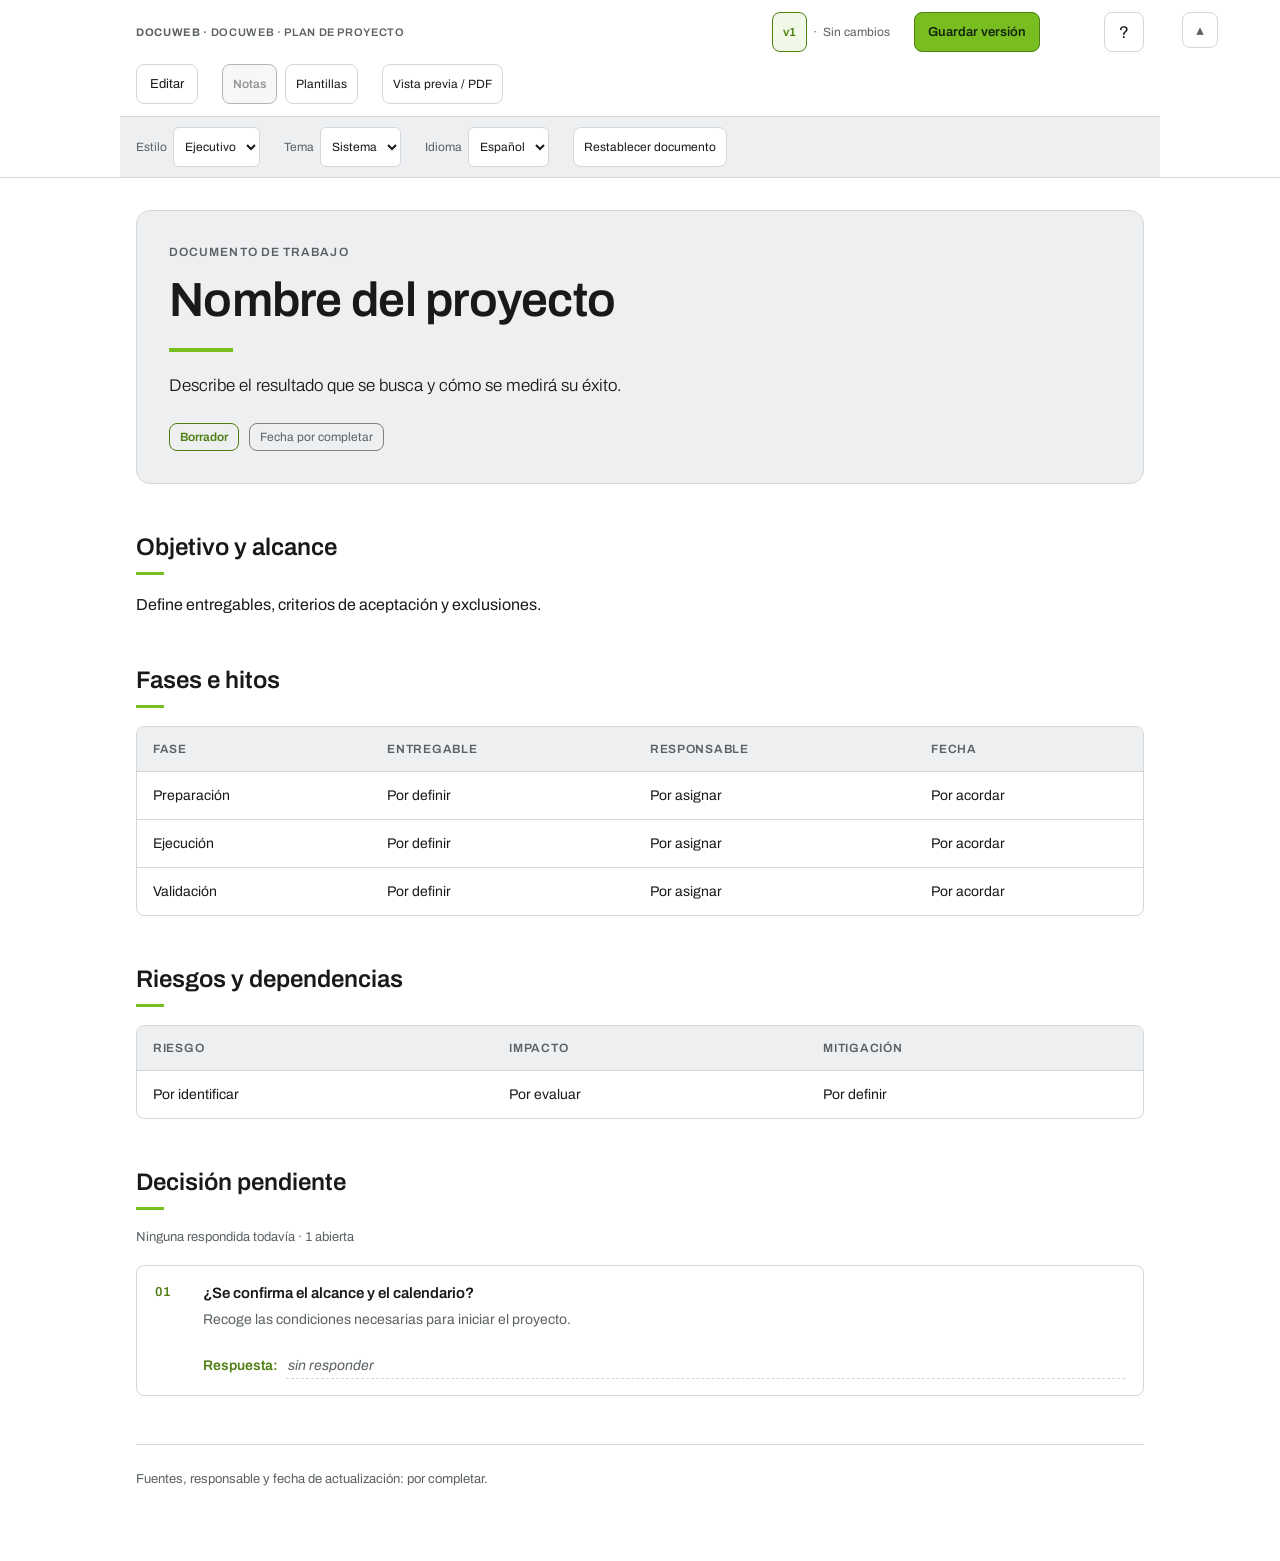
<file: templates/plan-proyecto.html>
<!doctype html>
<html lang="es" data-design="executive">
<head>
<meta charset="utf-8">
<meta name="viewport" content="width=device-width, initial-scale=1, viewport-fit=cover">
<meta name="color-scheme" content="light dark">
<title>Plan de proyecto</title>
<meta name="description" content="Objetivos, fases, responsables y riesgos en un mismo documento.">
<link rel="preconnect" href="https://fonts.googleapis.com">
<link rel="preconnect" href="https://fonts.gstatic.com" crossorigin>
<link rel="stylesheet" href="https://fonts.googleapis.com/css2?family=Archivo:wght@300;400;600&display=swap">
<style>:root{--surface:#ffffff;--surface-2:#eeeff1;--ink:#191919;--ink-muted:#5a6165;--border:#d4d7da;--border-strong:#808080;--brand:#78be20;--brand-ink:#4f7f13;--brand-tint:#f2f8e7;--info:#0b96cc;--danger:#b3000f;--danger-tint:#fdeced;--note-tint:#e6f4fb;--note-ink:#0a6d94;--radius:4px}@media (prefers-color-scheme:dark){:root:not([data-theme="light"]){--surface:#16191b;--surface-2:#212629;--ink:#eef1f2;--ink-muted:#a4acb1;--border:#343b40;--border-strong:#5e676c;--brand:#8fd42e;--brand-ink:#a3dd52;--brand-tint:#1c2a11;--info:#4cb9e6;--danger:#ff7b7b;--danger-tint:#2c1517;--note-tint:#112c38;--note-ink:#6fcdf0}}:root[data-theme="dark"]{--surface:#16191b;--surface-2:#212629;--ink:#eef1f2;--ink-muted:#a4acb1;--border:#343b40;--border-strong:#5e676c;--brand:#8fd42e;--brand-ink:#a3dd52;--brand-tint:#1c2a11;--info:#4cb9e6;--danger:#ff7b7b;--danger-tint:#2c1517;--note-tint:#112c38;--note-ink:#6fcdf0}*{box-sizing:border-box}html,body{margin:0;padding:0}#document-content a{color:var(--brand-ink);text-underline-offset:2px}#document-content a:hover{color:var(--ink)}img{max-width:100%}[hidden]{display:none!important}body{container-type:inline-size;background:var(--surface);color:var(--ink);font-family:"Archivo",system-ui,-apple-system,"Segoe UI",sans-serif;line-height:1.5;-webkit-font-smoothing:antialiased}.page{max-width:1040px;margin:0 auto;padding-inline:16px;padding-block:32px 72px;display:flex;flex-direction:column;gap:56px}.appbar{position:sticky;top:env(safe-area-inset-top,0px);z-index:40;background:var(--surface);border-bottom:1px solid var(--border)}.appbar-inner{max-width:1040px;margin:0 auto;padding:10px 16px;display:flex;align-items:center;gap:10px;flex-wrap:wrap}.appbar .brandmark{font-size:12px;font-weight:600;letter-spacing:.09em;text-transform:uppercase;color:var(--ink-muted);margin-right:auto}.btn{font:inherit;font-size:13px;line-height:1;padding:9px 13px;border-radius:var(--radius);border:1px solid var(--border-strong);background:var(--surface);color:var(--ink);cursor:pointer;white-space:nowrap}.btn:hover{background:var(--surface-2)}.btn:focus-visible{outline:2px solid var(--info);outline-offset:2px}.btn[aria-pressed="true"]{background:var(--brand);border-color:var(--brand-ink);color:#14260a;font-weight:600}.btn--primary{background:var(--brand);border-color:var(--brand-ink);color:#14260a;font-weight:600}.btn--primary:hover{background:var(--brand-ink);color:#fff}.btn--ghost{border-color:var(--border)}.btn:disabled{opacity:.45;cursor:not-allowed}.btn--sm{padding:7px 10px;font-size:12px}.dirty{font-size:12px;color:var(--danger);font-weight:600;display:inline-flex;align-items:center;gap:6px}.dirty::before{content:"";width:7px;height:7px;border-radius:50%;background:var(--danger)}.saved{font-size:12px;color:var(--ink-muted)}.kicker{font-size:12px;font-weight:600;letter-spacing:.09em;text-transform:uppercase;color:var(--ink-muted);margin:0 0 12px}h1{font-size:clamp(30px,5vw,46px);line-height:1.14;font-weight:600;letter-spacing:-.015em;margin:0 0 20px;text-wrap:balance}h1::after{content:"";display:block;width:4rem;height:4px;background:var(--brand);margin-top:20px}.lede{font-size:17px;font-weight:300;line-height:1.6;max-width:62ch;margin:0}.lede strong{font-weight:600}.meta{display:flex;flex-wrap:wrap;gap:8px 10px;margin-top:24px}.pill{font-size:12px;line-height:1;padding:7px 10px;border:1px solid var(--border-strong);border-radius:var(--radius);color:var(--ink-muted)}.pill.is-draft{border-color:var(--brand-ink);color:var(--brand-ink);font-weight:600}section{display:flex;flex-direction:column;gap:20px}h2{font-size:24px;font-weight:600;line-height:1.25;margin:0;text-wrap:balance}h2::after{content:"";display:block;width:4rem;height:4px;background:var(--brand);margin-top:14px}h3{font-size:16px;font-weight:600;margin:0}p{margin:0;max-width:68ch}body.editing-content [data-measure]{position:relative}body.editing-content [data-measure]::after{content:"";position:absolute;top:0;right:-9px;width:11px;height:100%;cursor:ew-resize;border-right:2px solid var(--brand-ink);opacity:0}body.editing-content [data-measure]:hover::after{opacity:.35}body.editing-content [data-measure].is-measuring::after{opacity:1}code{font-family:ui-monospace,SFMono-Regular,"SF Mono",Menlo,monospace;font-size:.88em;background:var(--surface-2);padding:1px 5px;border-radius:2px}figure{margin:0;display:flex;flex-direction:column;gap:14px}.figtools{display:flex;flex-wrap:wrap;gap:8px;align-items:center;justify-content:flex-end}body.editing .figtools{justify-content:flex-start;padding:10px;border:1px solid var(--border);border-bottom:none;border-radius:var(--radius) var(--radius) 0 0;background:var(--surface-2)}.figtools .sep{flex:1}.figtools .hint{font-size:12px;color:var(--ink-muted)}figure.is-wide{width:100cqw;max-width:none;margin-inline:calc(50% - 50cqw);padding-inline:16px}figure.is-wide .canvas{border-radius:var(--radius)}.canvas{overflow:auto;border:1px solid var(--border);border-radius:var(--radius);background:var(--surface);padding:20px 16px}body.editing .canvas{border-radius:0 0 var(--radius) var(--radius)}.canvas svg{display:block;height:auto;width:100%}.canvas--wide svg{min-width:880px}.canvas--mid svg{min-width:640px}body.editing .canvas svg{touch-action:none}figcaption{font-size:14px;color:var(--ink-muted);max-width:68ch;line-height:1.55}figcaption b{color:var(--ink);font-weight:600}.legend{display:flex;flex-wrap:wrap;gap:10px 22px;font-size:13px;color:var(--ink-muted)}.legend span{display:inline-flex;align-items:center;gap:8px}.swatch{width:26px;height:14px;border-radius:2px;flex:none}.sw-new{background:var(--brand-tint);border:1.5px solid var(--brand-ink)}.sw-out{border:1px dashed var(--border-strong)}.sw-dead{background:var(--danger-tint);border:1px dashed var(--danger)}.n-box{fill:var(--surface);stroke:var(--border-strong);stroke-width:1}.n-new{fill:var(--brand-tint);stroke:var(--brand-ink);stroke-width:1.75}.n-out{fill:var(--surface);stroke:var(--border-strong);stroke-width:1;stroke-dasharray:5 4}.n-dead{fill:var(--danger-tint);stroke:var(--danger);stroke-width:1;stroke-dasharray:5 4}.n-chip{fill:var(--surface-2);stroke:none}.n-chipdead{fill:var(--danger-tint);stroke:var(--danger);stroke-width:1;stroke-dasharray:4 3}.n-divider{fill:none;stroke:var(--info);stroke-width:1.5;stroke-dasharray:7 5}.n-label{fill:none;stroke:none}.n-note{fill:var(--note-tint);stroke:var(--note-ink);stroke-width:1.25}.t-note{fill:var(--ink);font-size:12.5px}.t-noteby{fill:var(--note-ink);font-size:11px;font-weight:600}.e-note{stroke:var(--note-ink);stroke-width:1.25;fill:none;stroke-dasharray:3 3}.p-note{fill:var(--note-ink)}body.no-notes .note-layer{display:none}.t-title{fill:var(--ink);font-size:15px;font-weight:600}.t-title.sm{font-size:13.5px}.node-link{cursor:pointer}.node-link text:first-of-type{text-decoration:underline;text-underline-offset:2px}body.editing .node-link{cursor:default}.t-sub{fill:var(--ink-muted);font-size:12.5px}.t-sub.sm{font-size:12px}.t-dead{fill:var(--danger)}.t-edge{fill:var(--ink-muted);font-size:12px}.t-edge.new{fill:var(--brand-ink);font-weight:600}.t-edge.dead{fill:var(--danger)}.e-line{stroke:var(--ink-muted);stroke-width:1.5;fill:none}.e-new{stroke:var(--brand-ink);stroke-width:2;fill:none}.e-dead{stroke:var(--danger);stroke-width:1.5;fill:none;stroke-dasharray:5 4}.h-line{fill:var(--ink-muted)}.h-new{fill:var(--brand-ink)}.h-dead{fill:var(--danger)}.hit{fill:transparent;stroke:transparent;stroke-width:10}.hitlbl{fill:transparent;stroke:none}body.editing [data-elabel]{cursor:move}.canvas svg text{pointer-events:none;user-select:none;-webkit-user-select:none}body.editing .node,body.editing .edge{cursor:pointer}body.editing .node.dragging{cursor:grabbing}.sel-ring{fill:none;stroke:var(--info);stroke-width:2;stroke-dasharray:4 3;pointer-events:none}.marquee{fill:var(--info);fill-opacity:.08;stroke:var(--info);stroke-width:1;stroke-dasharray:4 3;pointer-events:none}.handle{fill:var(--surface);stroke:var(--info);stroke-width:1.75;cursor:nwse-resize}.wp{fill:var(--surface);stroke:var(--info);stroke-width:1.75;cursor:move}.anch{fill:var(--surface);stroke:var(--info);stroke-width:1.25;opacity:.55;cursor:pointer}.anch:hover{opacity:1;stroke-width:2}.anch.is-on{fill:var(--info);opacity:1}.endp{fill:var(--info);stroke:var(--surface);stroke-width:1.5;cursor:move}.connect-src{stroke:var(--info)!important;stroke-width:2.5!important}.props{position:fixed;right:16px;bottom:16px;z-index:50;width:360px;max-width:calc(100vw - 32px);background:var(--surface);border:1px solid var(--border-strong);border-radius:var(--radius);box-shadow:0 4px 20px rgba(25,25,25,.2);padding:16px;display:none;flex-direction:column;gap:12px;max-height:min(80vh,760px);overflow:auto}.props.open{display:flex}.props header{display:flex;align-items:center;gap:8px}.props header h3{font-size:14px;margin-right:auto}.field{display:flex;flex-direction:column;gap:5px}.field label{font-size:11px;font-weight:600;letter-spacing:.06em;text-transform:uppercase;color:var(--ink-muted)}.field input,.field select,.field textarea{font:inherit;font-size:13px;padding:8px 9px;border:1px solid var(--border-strong);border-radius:var(--radius);background:var(--surface);color:var(--ink);width:100%}.field textarea{resize:vertical;line-height:1.45;min-height:76px}.field input:focus,.field select:focus,.field textarea:focus{outline:2px solid var(--info);outline-offset:1px;border-color:var(--info)}.props-actions{display:flex;gap:8px;flex-wrap:wrap}.btn--danger{border-color:var(--danger);color:var(--danger)}.btn--danger:hover{background:var(--danger-tint)}.revbadge{font:inherit;font-size:12px;font-weight:600;line-height:1;padding:7px 10px;border-radius:var(--radius);border:1px solid var(--brand-ink);background:var(--brand-tint);color:var(--brand-ink);cursor:pointer;font-variant-numeric:tabular-nums}.revbadge:hover{background:var(--brand);color:#14260a}.revbadge:focus-visible{outline:2px solid var(--info);outline-offset:2px}.overlay{position:fixed;top:0;right:0;bottom:0;left:0;inset:0;z-index:60;background:rgba(25,25,25,.6);display:flex;align-items:safe center;justify-content:center;padding:16px}.modal{background:var(--surface);border:1px solid var(--border-strong);border-radius:var(--radius);padding:22px;width:420px;max-width:100%;max-height:min(85vh,760px);overflow:auto;display:flex;flex-direction:column;gap:14px;box-shadow:0 4px 20px rgba(25,25,25,.2)}.modal h3{font-size:18px}.modal .field input{width:100%}.modal p{font-size:13.5px;color:var(--ink-muted);line-height:1.5}.histlist{display:flex;flex-direction:column;gap:0;border:1px solid var(--border);border-radius:var(--radius)}.histrow{display:grid;grid-template-columns:44px 1fr;gap:12px;padding:12px 14px;border-bottom:1px solid var(--border);font-size:13.5px}.histrow:last-child{border-bottom:none}.histrow.is-current{background:var(--brand-tint)}.histrow .r{font-weight:600;color:var(--brand-ink);font-variant-numeric:tabular-nums}.histrow .who{color:var(--ink-muted);font-size:12.5px}.histempty{margin:0;padding:12px 14px;font-size:13.5px;color:var(--ink-muted)}.notice{display:none;gap:12px;align-items:flex-start;border:1px solid var(--brand-ink);background:var(--brand-tint);border-radius:var(--radius);padding:14px 16px;font-size:13.5px;line-height:1.5}.notice.open{display:flex}.notice p{margin:0;flex:1;color:var(--ink)}.notes{display:grid;grid-template-columns:repeat(auto-fit,minmax(260px,1fr));gap:16px}.note{border:1px solid var(--border);border-radius:var(--radius);padding:18px;display:flex;flex-direction:column;gap:8px}.note h3{font-size:15px}.note p{font-size:14px;color:var(--ink-muted);line-height:1.55}.note .src{font-size:12px;color:var(--ink-muted);font-family:ui-monospace,SFMono-Regular,Menlo,monospace}.tablewrap{overflow-x:auto;border:1px solid var(--border);border-radius:var(--radius)}table{border-collapse:collapse;width:100%;min-width:560px;font-size:14px}th,td{text-align:left;padding:13px 16px;border-bottom:1px solid var(--border);vertical-align:top}thead th{font-size:12px;font-weight:600;letter-spacing:.06em;text-transform:uppercase;color:var(--ink-muted);background:var(--surface-2)}tbody tr:last-child td{border-bottom:none}.tag{display:inline-block;font-size:12px;line-height:1;padding:5px 8px;border-radius:2px;background:var(--surface-2);color:var(--ink-muted);white-space:nowrap}.tag.is-new{background:var(--brand-tint);color:var(--brand-ink);font-weight:600}ol.decisions{margin:0;padding:0;list-style:none;border:1px solid var(--border);border-radius:var(--radius)}ol.decisions li{display:grid;grid-template-columns:34px 1fr;gap:14px;padding:16px 18px;border-bottom:1px solid var(--border)}ol.decisions li:last-child{border-bottom:none}ol.decisions li.is-answered{background:var(--brand-tint)}.num{font-size:13px;font-weight:600;color:var(--brand-ink);font-variant-numeric:tabular-nums;padding-top:1px}.decision-q{font-weight:600;font-size:15px;margin-bottom:4px}.decision-w{font-size:14px;color:var(--ink-muted);line-height:1.55}.answer{display:flex;gap:8px;align-items:flex-start;margin-top:10px}.answer .lbl{font-size:14px;font-weight:600;line-height:1.55;color:var(--brand-ink);white-space:nowrap}.answer textarea{flex:1;min-width:0;font:inherit;font-size:14px;line-height:1.55;color:var(--ink);background:transparent;border:0;border-bottom:1px dashed var(--border);border-radius:0;padding:0 2px 2px;margin:0;resize:none;overflow:hidden}.answer textarea::placeholder{color:var(--ink-muted);font-style:italic}.answer textarea:hover{border-bottom-color:var(--border-strong)}.answer textarea:focus{outline:none;border-bottom:1px solid var(--brand-ink)}.deccount{font-size:13px;color:var(--ink-muted);font-variant-numeric:tabular-nums}footer{border-top:1px solid var(--border);padding-top:24px;font-size:13px;color:var(--ink-muted);line-height:1.6;display:flex;flex-direction:column;gap:8px}footer p{max-width:72ch}@media (max-width:560px){.page{padding-block:24px 48px;gap:44px}ol.decisions li{grid-template-columns:24px 1fr;gap:10px;padding:14px}.props{left:16px;right:16px;bottom:8px;width:auto}}:root{--radius:8px}#document-content{display:flex;flex-direction:column;gap:48px;min-width:0}#document-content>header{padding:24px 0 32px;border-bottom:1px solid var(--border)}#document-content>section{min-width:0}.appbar-inner{position:relative;display:grid;grid-template-rows:1fr;padding:0;gap:0;align-items:stretch;transition:grid-template-rows .24s ease,opacity .18s ease}.appbar-stack{overflow:hidden;min-height:0;display:flex;flex-direction:column;align-items:stretch;gap:12px;padding:12px 16px 0;transition:visibility 0s,padding-top .24s ease}body.chrome-hidden .appbar-inner{grid-template-rows:0fr;opacity:0}body.chrome-hidden .appbar-stack{visibility:hidden;padding-top:0;transition:visibility 0s .24s,padding-top .24s ease}@media (prefers-reduced-motion:reduce){.appbar-inner{transition:none}body.chrome-hidden .appbar-stack{transition:none}}.appbar-heading,.appbar-actions,.menu-content,.appbar-preferences{display:flex;align-items:center;gap:8px}.appbar-heading{padding-right:104px;min-width:0}.document-identity{flex:1;min-width:0;overflow:hidden;text-overflow:ellipsis;white-space:nowrap;font-size:11px;letter-spacing:.06em;text-transform:uppercase;color:var(--ink-muted)}.appbar .brandmark{font-size:11px;letter-spacing:inherit;margin:0}.product-name{font-weight:700}.document-state{display:flex;align-items:center;gap:6px;white-space:nowrap;color:var(--ink-muted);font-size:12px;margin-right:16px}.appbar .revbadge{min-height:40px}.appbar .btn,.appbar select{min-height:40px;box-shadow:none;border-color:var(--border)}.appbar .btn[aria-pressed=true]{background:var(--surface-2);border-color:var(--ink-muted);color:var(--ink);font-weight:600}.appbar #btn-help{position:absolute;right:16px;top:12px;width:40px;font-size:17px}.appbar #btn-chrome{position:absolute;right:62px;top:12px;width:36px;min-height:36px;padding:0;font-size:15px;line-height:1;color:var(--ink-muted)}.appbar #btn-chrome:hover{color:var(--ink)}body.chrome-hidden .appbar{background:transparent;border-bottom-color:transparent}body.chrome-hidden .appbar #btn-chrome{right:16px;top:10px;width:auto;min-height:34px;padding:0 12px;gap:6px;font-size:13px;background:var(--surface);border-color:var(--border);box-shadow:0 1px 6px rgba(25,25,25,.12)}body.chrome-hidden .appbar #btn-chrome:hover{color:var(--ink);border-color:var(--border-strong)}.appbar #btn-save{margin-left:auto;border-color:var(--brand-ink)}.appbar:has(#status.dirty) #btn-save{outline:2px solid var(--brand-tint);outline-offset:2px}.appbar .dirty::before{display:none}.appbar-actions{gap:24px;flex-wrap:wrap}.appbar-preferences{background:var(--surface-2);margin:0 -16px;padding:10px 16px;border-top:1px solid var(--border);gap:24px;flex-wrap:wrap}.mobile-control,.mobile-label{display:none}.document-controls{display:flex;flex-wrap:wrap;gap:24px;align-items:center}.document-controls label{font-size:12px;color:var(--ink-muted);display:flex;gap:6px;align-items:center}.document-controls select{font:inherit;color:var(--ink);background:var(--surface);border:1px solid var(--border);border-radius:6px;padding:7px}.content-tools{display:none;padding:12px 0;border-top:1px solid var(--border);gap:8px;flex-wrap:wrap}body.editing-content .content-tools{display:flex}[contenteditable=true]{outline:1px dashed var(--border-strong);outline-offset:5px;cursor:text;white-space:pre-wrap;min-height:1.2em}[contenteditable=true]:focus{outline:2px solid var(--info);border-radius:2px}.metric-grid{display:grid;grid-template-columns:repeat(3,minmax(0,1fr));gap:16px}.metric{border:1px solid var(--border);border-radius:var(--radius);padding:22px;background:var(--surface-2)}.metric h3{font-size:13px;color:var(--ink-muted);margin-bottom:12px}.metric p{font-size:26px;font-weight:600;line-height:1.2}.callout{padding:22px;border-left:4px solid var(--brand-ink);background:var(--brand-tint);border-radius:0 var(--radius) var(--radius) 0;display:grid;gap:10px}.template-grid{display:grid;grid-template-columns:repeat(2,minmax(0,1fr));gap:12px;margin-top:18px}.template-card{white-space:normal;text-align:left;line-height:1.5;padding:20px;display:flex;flex-direction:column;gap:8px}.template-card small{font-size:12px;color:var(--ink-muted)}.template-preview{height:48px;display:flex;gap:5px;align-items:flex-end}.template-preview i{display:block;width:22%;background:var(--border);height:60%;border-radius:3px}.template-preview i:first-child{height:100%;background:var(--brand-ink)}:root[data-design=editorial] #document-content{gap:60px}:root[data-design=editorial] .page{max-width:920px}:root[data-design=editorial] #document-content h1{font:500 clamp(38px,6vw,62px)/1.08 Georgia,serif;letter-spacing:-.035em}:root[data-design=editorial] #document-content h2{font-family:Georgia,serif;font-size:30px;font-weight:500}:root[data-design=editorial] #document-content h2::after{display:none}:root[data-design=editorial] #document-content>section{padding-top:24px;border-top:1px solid var(--border)}:root[data-design=editorial] .lede{font-size:20px;line-height:1.7}:root[data-design=executive] #document-content>header{padding:32px;border-radius:14px;background:var(--surface-2);border:1px solid var(--border)}:root[data-design=executive] #document-content h1{font-size:clamp(32px,5vw,48px);max-width:22ch}:root[data-design=executive] #document-content h2::after{width:28px;height:3px;margin-top:10px}:root[data-design=executive] #document-content>section{gap:18px}:root[data-design=technical] #document-content h2{font-size:22px}:root[data-design=technical] .canvas{background-image:radial-gradient(var(--border) .6px,transparent .6px);background-size:16px 16px}.answer-print{display:none;white-space:pre-wrap;overflow-wrap:anywhere}ol.decisions li>.answer{grid-column:2;min-width:0}.answer-print{flex:1;min-width:0}.appearance-group{border-top:1px solid var(--border);margin-top:14px;padding-top:12px}.appearance-group summary{font-size:13px;font-weight:600;cursor:pointer;padding:4px 0}.appearance-fields{display:flex;flex-direction:column;gap:12px;padding-top:12px}.appearance-grid{display:grid;grid-template-columns:1fr 1fr;gap:10px}.color-controls{display:flex;gap:6px;align-items:center}.color-controls input[type=color]{width:40px;height:36px;padding:3px;flex:none;cursor:pointer}.color-controls input[type=text]{min-width:0;flex:1;font-family:monospace}.color-field>.btn{align-self:flex-start}.appearance-actions{border-top:1px solid var(--border);padding-top:12px;margin:12px 0}.section-controls{display:flex;gap:8px;flex-wrap:wrap;padding:10px;background:var(--surface-2);border:1px dashed var(--border);border-radius:var(--radius)}@media print{.section-controls{display:none!important}}#props-body{display:flex;flex-direction:column;gap:8px}.props>header{position:sticky;top:-16px;background:var(--surface);z-index:1;padding:10px 0}.tablewrap th,.tablewrap td{overflow-wrap:anywhere}@media(max-width:600px){.metric-grid,.template-grid{grid-template-columns:1fr}.appbar{position:static}.appbar-heading{padding:0}.document-state,.desktop-label,.product-name{display:none}.mobile-control,.mobile-label{display:inline-flex}.appbar .btn,.appbar select{min-height:44px}.appbar-inner{padding-bottom:12px;gap:8px}.appbar-actions{gap:8px;flex-wrap:nowrap;justify-content:space-between}.toolbar-menu{position:relative}.toolbar-menu .menu-content{display:none;position:absolute;top:calc(100% + 6px);left:0;z-index:45;padding:8px;min-width:180px;flex-direction:column;align-items:stretch;background:var(--surface);border:1px solid var(--border);border-radius:8px}.toolbar-menu.is-open .menu-content{display:flex}.secondary-menu{order:3}.secondary-menu .menu-content{left:auto;right:0}.appbar #btn-help{position:static;width:auto;font-size:13px}.appbar #btn-help::after{content:' ' attr(aria-label)}.appbar-preferences{display:none;margin-bottom:-12px}.appbar-preferences.is-open{display:flex}.document-controls{flex-direction:column;align-items:stretch;gap:8px}.document-controls label{justify-content:space-between}.document-controls select{min-width:60%}.document-controls{width:100%}:root[data-design=executive] #document-content>header{padding:22px}#document-content{gap:36px}}@page{size:A4;margin:17mm 16mm 18mm}@media print{:root,:root[data-theme],:root:not([data-theme=light]){--surface:#fff;--surface-2:#f3f4f5;--ink:#191919;--ink-muted:#50565a;--border:#c9cdd0;--border-strong:#747b80;--brand:#78be20;--brand-ink:#436d10;--brand-tint:#f2f8e7;--info:#096889;--danger:#a40014;--danger-tint:#fff0f0;--note-tint:#edf6fa;--note-ink:#075e80;color-scheme:light}*{-webkit-print-color-adjust:exact;print-color-adjust:exact}body{background:white;font-size:10pt}.appbar,.content-tools,.notice,.props,.overlay,.figtools,body.editing .figtools{display:none!important}.page{display:block!important;max-width:none!important;padding:0!important;margin:0!important}#document-content{display:block!important}#document-content>header{margin-bottom:9mm;padding-top:0}#document-content>section{display:block;margin:0 0 9mm;padding-top:0}#document-content>section>*+*{margin-top:4mm}#document-content h1{font-size:30pt!important}#document-content h2{font-size:18pt!important;break-after:avoid}h3{break-after:avoid}p,li{orphans:3;widows:3}figure,.metric,.note,.callout,ol.decisions li{break-inside:avoid}figure.is-wide{width:auto!important;margin-inline:0!important;padding-inline:0!important}.canvas{overflow:visible;padding:8px;background-image:none!important}.canvas svg{width:100%!important;min-width:0!important;max-height:180mm}.tablewrap{overflow:visible}table{width:100%;min-width:0!important;table-layout:fixed}thead{display:table-header-group}tr{break-inside:avoid}.answer textarea{display:none!important}.answer-print{display:block}[contenteditable]{outline:none!important}.sel-ring,.handle,.wp,.marquee{display:none!important}footer{margin-top:8mm;padding-top:4mm;border-top:1px solid var(--border)}}</style>
</head>
<body>

<div class="appbar">
  <button type="button" class="btn btn--sm" id="btn-chrome" aria-controls="appbar-stack" aria-expanded="true" aria-label="Ocultar la barra" title="Ocultar la barra">▴</button>
  <div class="appbar-inner" id="appbar-inner">
    <div class="appbar-stack" id="appbar-stack">
    <div class="appbar-heading">
    <button type="button" class="btn mobile-control" id="btn-menu" data-panel="preferences" aria-controls="preferences" aria-expanded="false" data-i18n-aria-label="appbar.preferences" aria-label="Preferencias">☰</button>
    <div class="document-identity"><span class="product-name">docuweb · </span><span class="brandmark">docuweb · Plan de proyecto</span></div>
    <div class="document-state" aria-live="polite">
    <button type="button" class="revbadge" id="btn-history" data-i18n-title="appbar.history.title" title="Ver el historial de versiones de este fichero">v1</button>
    <span aria-hidden="true">·</span><span id="status" class="saved" data-i18n="status.clean">Sin cambios</span>
    </div>
    <button type="button" class="btn btn--primary" id="btn-save"><span class="desktop-label" data-i18n="appbar.save">Guardar versión</span><span class="mobile-label" data-i18n="appbar.saveShort">Guardar</span></button>
    </div>
    <div class="appbar-actions">
    <button type="button" class="btn" id="btn-edit" aria-pressed="false" data-i18n-title="appbar.edit.title" title="Edita el texto y los diagramas del documento" data-i18n="appbar.edit">Editar</button>
    <div class="toolbar-menu secondary-menu" id="secondary-menu">
    <button type="button" class="btn mobile-control" data-panel="secondary-menu" aria-controls="secondary-actions" aria-expanded="false" data-i18n-aria-label="appbar.more" aria-label="Más">•••</button>
    <div class="menu-content" id="secondary-actions">
    <button type="button" class="btn btn--sm" id="btn-notes" aria-pressed="true" data-i18n-title="appbar.notes.title" title="Muestra u oculta las notas de revisión" data-i18n="appbar.notes">Notas</button>
    <button type="button" class="btn btn--sm btn--ghost" id="btn-help" data-i18n-title="appbar.help.title" data-i18n-aria-label="appbar.help" aria-label="Ayuda" title="Cómo se edita este documento">?</button>
    <button type="button" class="btn btn--sm" id="btn-templates" data-i18n="appbar.templates">Plantillas</button>
    </div></div>
    <button type="button" class="btn btn--sm" id="btn-print" data-i18n="appbar.print">Imprimir / PDF</button>
    </div>
    <div class="appbar-preferences" id="preferences">
    <div class="document-controls"><label><span data-i18n="appbar.style">Estilo</span> <select id="design-select"><option value="technical" data-i18n="style.technical">Técnico</option><option value="editorial" data-i18n="style.editorial">Editorial</option><option value="executive" data-i18n="style.executive">Ejecutivo</option></select></label><label><span data-i18n="appbar.theme">Tema</span> <select id="theme-select"><option value="auto" data-i18n="theme.auto">Sistema</option><option value="light" data-i18n="theme.light">Claro</option><option value="dark" data-i18n="theme.dark">Oscuro</option></select></label><label><span data-i18n="appbar.lang">Idioma</span> <select id="lang-select"><option value="es">Español</option><option value="en">English</option></select></label></div>
    <button type="button" class="btn btn--ghost btn--sm" id="btn-reset" data-i18n-title="appbar.reset.title" title="Vuelve al contenido y los ajustes guardados en este fichero" data-i18n="appbar.reset">Restablecer documento</button>
    </div>
    </div>
  </div>
</div>

<div class="page">

  <div class="notice" id="notice">
    <p id="notice-text"></p>
    <button type="button" class="btn btn--sm" id="notice-dismiss" data-i18n="notice.dismiss">Entendido</button>
  </div>

  <div id="document-content">
  <!-- ═══════════════ CONTENIDO DEL DOCUMENTO ═══════════════
       Todo lo que hay entre esta marca y la de cierre es tuyo.
       El resto del fichero es el motor: no hace falta tocarlo.
  ════════════════════════════════════════════════════════ -->
<header><p class="kicker">Documento de trabajo</p><h1>Nombre del proyecto</h1><p class="lede">Describe el resultado que se busca y cómo se medirá su éxito.</p><div class="meta"><span class="pill is-draft">Borrador</span><span class="pill">Fecha por completar</span></div></header><section><h2>Objetivo y alcance</h2><p>Define entregables, criterios de aceptación y exclusiones.</p></section><section><h2>Fases e hitos</h2><div class="tablewrap"><table><thead><tr><th>Fase</th><th>Entregable</th><th>Responsable</th><th>Fecha</th></tr></thead><tbody><tr><td>Preparación</td><td>Por definir</td><td>Por asignar</td><td>Por acordar</td></tr><tr><td>Ejecución</td><td>Por definir</td><td>Por asignar</td><td>Por acordar</td></tr><tr><td>Validación</td><td>Por definir</td><td>Por asignar</td><td>Por acordar</td></tr></tbody></table></div></section><section><h2>Riesgos y dependencias</h2><div class="tablewrap"><table><thead><tr><th>Riesgo</th><th>Impacto</th><th>Mitigación</th></tr></thead><tbody><tr><td>Por identificar</td><td>Por evaluar</td><td>Por definir</td></tr></tbody></table></div></section><section><h2>Decisión pendiente</h2><p class="deccount" id="dec-count"></p><ol class="decisions"><li data-decision="1"><span class="num">01</span><div><p class="decision-q">¿Se confirma el alcance y el calendario?</p><p class="decision-w">Recoge las condiciones necesarias para iniciar el proyecto.</p></div><div class="answer"><span class="lbl">Respuesta:</span><textarea data-answer="1" rows="1" placeholder="sin responder"></textarea></div></li></ol></section><footer><p>Fuentes, responsable y fecha de actualización: por completar.</p></footer>
  <!-- ═══════════════ FIN DEL CONTENIDO ═══════════════ -->
  </div>
  <div class="content-tools" data-i18n-aria-label="appbar.addContent" aria-label="Añadir contenido">
    <button class="btn btn--sm" type="button" data-add-block="header" data-i18n="add.header">+ Título</button>
    <button class="btn btn--sm" type="button" data-add-block="section" data-i18n="add.section">+ Sección</button>
    <button class="btn btn--sm" type="button" data-add-block="callout" data-i18n="add.callout">+ Aviso</button>
    <button class="btn btn--sm" type="button" data-add-block="table" data-i18n="add.table">+ Tabla</button>
    <button class="btn btn--sm" type="button" data-add-block="figure" data-i18n="add.diagram">+ Diagrama</button>
    <button class="btn btn--sm" type="button" data-add-block="decision" data-i18n="add.decision">+ Decisión</button>
    <button class="btn btn--sm" type="button" id="btn-link" data-i18n-title="add.link.title" title="Convierte el texto seleccionado en un enlace" data-i18n="add.link">Enlace</button>
    <button class="btn btn--sm" type="button" id="btn-content-undo" data-i18n="add.undo">Deshacer</button>
    <button class="btn btn--sm" type="button" id="btn-content-redo" data-i18n="add.redo">Rehacer</button>
  </div>
</div>

<div class="overlay" id="overlay" hidden>
  <div class="modal" role="dialog" aria-modal="true" aria-labelledby="modal-title">
    <h3 id="modal-title">Grabar versión</h3>
    <div id="modal-body"></div>
    <div class="props-actions" id="modal-actions"></div>
  </div>
</div>

<div class="props" id="props" role="dialog" data-i18n-aria-label="props.aria" aria-label="Propiedades del elemento seleccionado">
  <header>
    <h3 id="props-title" data-i18n="props.title">Propiedades</h3>
    <button type="button" class="btn btn--sm btn--ghost" id="props-close" data-i18n-aria-label="modal.close" aria-label="Cerrar" data-i18n="modal.close">Cerrar</button>
  </header>
  <div id="props-body"></div>
</div>

<script id="diagram-data" type="application/json">
{
  "version": 1,
  "meta": {"rev":1,"savedAt":"","savedBy":"","history":[]},
  "answers": {},
  "figures": {},
  "document": {"design":"executive","theme":"auto"}
}
</script>

<script id="template-data" type="application/json">[{"id":"propuesta-tecnica","title":"Propuesta técnica","description":"Del problema a una recomendación con alternativas y decisiones.","design":"technical","html":"<header><p class=\"kicker\">Documento de trabajo<\/p><h1>Título de la propuesta<\/h1><p class=\"lede\">Resume el cambio propuesto, a quién beneficia y por qué merece la pena.<\/p><div class=\"meta\"><span class=\"pill is-draft\">Borrador<\/span><span class=\"pill\">Fecha por completar<\/span><\/div><\/header><section><h2>Problema y alcance<\/h2><p>Describe el problema con evidencia. Delimita qué se incluye y qué queda fuera.<\/p><\/section><section><h2>Alternativas<\/h2><div class=\"tablewrap\"><table><thead><tr><th>Opción<\/th><th>Beneficio<\/th><th>Coste o limitación<\/th><\/tr><\/thead><tbody><tr><td>Situación actual<\/td><td>Por documentar<\/td><td>Por documentar<\/td><\/tr><tr><td>Propuesta<\/td><td>Por documentar<\/td><td>Por documentar<\/td><\/tr><\/tbody><\/table><\/div><\/section><section><h2>Arquitectura propuesta<\/h2><figure data-fig=\"f1\"><div class=\"figtools\" data-tools=\"f1\"><\/div><div class=\"canvas canvas--mid\"><svg data-svg=\"f1\" role=\"img\" aria-label=\"Entrada, proceso y resultado\"><\/svg><\/div><figcaption>Explica qué cambia y qué información pasa entre las piezas.<\/figcaption><\/figure><\/section><section><h2>Validación y riesgos<\/h2><p>Define cómo comprobar el resultado, qué podría fallar y cómo revertir el cambio.<\/p><\/section><section><h2>Decisión pendiente<\/h2><p class=\"deccount\" id=\"dec-count\"><\/p><ol class=\"decisions\"><li data-decision=\"1\"><span class=\"num\">01<\/span><div><p class=\"decision-q\">¿Se aprueba la propuesta?<\/p><p class=\"decision-w\">Indica responsable, condiciones y fecha de revisión.<\/p><\/div><div class=\"answer\"><span class=\"lbl\">Respuesta:<\/span><textarea data-answer=\"1\" rows=\"1\" placeholder=\"sin responder\"><\/textarea><\/div><\/li><\/ol><\/section><footer><p>Fuentes, responsable y fecha de actualización: por completar.<\/p><\/footer>","figures":{"f1":{"w":704,"h":224,"nodes":[{"id":"n0","x":32,"y":64,"w":176,"h":64,"kind":"box","title":"Entrada"},{"id":"n1","x":256,"y":64,"w":176,"h":64,"kind":"new","title":"Proceso"},{"id":"n2","x":480,"y":64,"w":176,"h":64,"kind":"box","title":"Resultado"}],"edges":[{"id":"e0","from":"n0","to":"n1","label":"envía"},{"id":"e1","from":"n1","to":"n2","label":"envía"}]}},"i18n":{"en":{"title":"Technical proposal","description":"From the problem to a recommendation, with alternatives and decisions.","html":"<header><p class=\"kicker\">Working document<\/p><h1>Proposal title<\/h1><p class=\"lede\">Summarise the proposed change, who benefits and why it is worth it.<\/p><div class=\"meta\"><span class=\"pill is-draft\">Draft<\/span><span class=\"pill\">Date to be filled in<\/span><\/div><\/header><section><h2>Problem and scope<\/h2><p>Describe the problem with evidence. Delimit what is included and what is left out.<\/p><\/section><section><h2>Alternatives<\/h2><div class=\"tablewrap\"><table><thead><tr><th>Option<\/th><th>Benefit<\/th><th>Cost or limitation<\/th><\/tr><\/thead><tbody><tr><td>Current situation<\/td><td>To be documented<\/td><td>To be documented<\/td><\/tr><tr><td>Proposal<\/td><td>To be documented<\/td><td>To be documented<\/td><\/tr><\/tbody><\/table><\/div><\/section><section><h2>Proposed architecture<\/h2><figure data-fig=\"f1\"><div class=\"figtools\" data-tools=\"f1\"><\/div><div class=\"canvas canvas--mid\"><svg data-svg=\"f1\" role=\"img\" aria-label=\"Input, process and output\"><\/svg><\/div><figcaption>Explain what changes and what information moves between the pieces.<\/figcaption><\/figure><\/section><section><h2>Validation and risks<\/h2><p>Define how to check the result, what could fail and how to revert the change.<\/p><\/section><section><h2>Pending decision<\/h2><p class=\"deccount\" id=\"dec-count\"><\/p><ol class=\"decisions\"><li data-decision=\"1\"><span class=\"num\">01<\/span><div><p class=\"decision-q\">Is the proposal approved?<\/p><p class=\"decision-w\">State the owner, the conditions and the review date.<\/p><\/div><div class=\"answer\"><span class=\"lbl\">Answer:<\/span><textarea data-answer=\"1\" rows=\"1\" placeholder=\"unanswered\"><\/textarea><\/div><\/li><\/ol><\/section><footer><p>Sources, owner and date of last update: to be completed.<\/p><\/footer>","figures":{"f1":{"w":704,"h":224,"nodes":[{"id":"n0","x":32,"y":64,"w":176,"h":64,"kind":"box","title":"Input"},{"id":"n1","x":256,"y":64,"w":176,"h":64,"kind":"new","title":"Process"},{"id":"n2","x":480,"y":64,"w":176,"h":64,"kind":"box","title":"Output"}],"edges":[{"id":"e0","from":"n0","to":"n1","label":"sends"},{"id":"e1","from":"n1","to":"n2","label":"sends"}]}}}}},{"id":"informe-ejecutivo","title":"Informe ejecutivo","description":"Hallazgos, indicadores y próximos pasos para decidir.","design":"executive","html":"<header><p class=\"kicker\">Documento de trabajo<\/p><h1>Título del informe<\/h1><p class=\"lede\">Escribe la conclusión principal y la decisión que necesita el lector.<\/p><div class=\"meta\"><span class=\"pill is-draft\">Borrador<\/span><span class=\"pill\">Fecha por completar<\/span><\/div><\/header><section><h2>Indicadores<\/h2><div class=\"metric-grid\"><div class=\"metric\"><h3>Resultado<\/h3><p>Por medir<\/p><\/div><div class=\"metric\"><h3>Plazo<\/h3><p>Por medir<\/p><\/div><div class=\"metric\"><h3>Recursos<\/h3><p>Por medir<\/p><\/div><\/div><\/section><section><h2>Hallazgos<\/h2><p>Resume los hallazgos y explica la evidencia que los sostiene.<\/p><\/section><section><div class=\"callout\"><h3>Recomendación<\/h3><p>Describe la acción recomendada y su efecto esperado.<\/p><\/div><\/section><section><h2>Próximos pasos<\/h2><div class=\"tablewrap\"><table><thead><tr><th>Acción<\/th><th>Responsable<\/th><th>Fecha<\/th><\/tr><\/thead><tbody><tr><td>Por definir<\/td><td>Por asignar<\/td><td>Por acordar<\/td><\/tr><tr><td>Por definir<\/td><td>Por asignar<\/td><td>Por acordar<\/td><\/tr><\/tbody><\/table><\/div><\/section><section><h2>Decisión pendiente<\/h2><p class=\"deccount\" id=\"dec-count\"><\/p><ol class=\"decisions\"><li data-decision=\"1\"><span class=\"num\">01<\/span><div><p class=\"decision-q\">¿Qué acción se autoriza?<\/p><p class=\"decision-w\">Indica alcance, responsable y recursos acordados.<\/p><\/div><div class=\"answer\"><span class=\"lbl\">Respuesta:<\/span><textarea data-answer=\"1\" rows=\"1\" placeholder=\"sin responder\"><\/textarea><\/div><\/li><\/ol><\/section><footer><p>Fuentes, responsable y fecha de actualización: por completar.<\/p><\/footer>","figures":{},"i18n":{"en":{"title":"Executive report","description":"Findings, indicators and next steps to decide on.","html":"<header><p class=\"kicker\">Working document<\/p><h1>Report title<\/h1><p class=\"lede\">Write the main conclusion and the decision the reader needs.<\/p><div class=\"meta\"><span class=\"pill is-draft\">Draft<\/span><span class=\"pill\">Date to be filled in<\/span><\/div><\/header><section><h2>Indicators<\/h2><div class=\"metric-grid\"><div class=\"metric\"><h3>Result<\/h3><p>To be measured<\/p><\/div><div class=\"metric\"><h3>Deadline<\/h3><p>To be measured<\/p><\/div><div class=\"metric\"><h3>Resources<\/h3><p>To be measured<\/p><\/div><\/div><\/section><section><h2>Findings<\/h2><p>Summarise the findings and explain the evidence behind them.<\/p><\/section><section><div class=\"callout\"><h3>Recommendation<\/h3><p>Describe the recommended action and its expected effect.<\/p><\/div><\/section><section><h2>Next steps<\/h2><div class=\"tablewrap\"><table><thead><tr><th>Action<\/th><th>Owner<\/th><th>Date<\/th><\/tr><\/thead><tbody><tr><td>To be defined<\/td><td>To be assigned<\/td><td>To be agreed<\/td><\/tr><tr><td>To be defined<\/td><td>To be assigned<\/td><td>To be agreed<\/td><\/tr><\/tbody><\/table><\/div><\/section><section><h2>Pending decision<\/h2><p class=\"deccount\" id=\"dec-count\"><\/p><ol class=\"decisions\"><li data-decision=\"1\"><span class=\"num\">01<\/span><div><p class=\"decision-q\">Which action is authorised?<\/p><p class=\"decision-w\">State the scope, the owner and the resources agreed.<\/p><\/div><div class=\"answer\"><span class=\"lbl\">Answer:<\/span><textarea data-answer=\"1\" rows=\"1\" placeholder=\"unanswered\"><\/textarea><\/div><\/li><\/ol><\/section><footer><p>Sources, owner and date of last update: to be completed.<\/p><\/footer>"}}},{"id":"plan-proyecto","title":"Plan de proyecto","description":"Objetivos, fases, responsables y riesgos en un mismo documento.","design":"executive","html":"<header><p class=\"kicker\">Documento de trabajo<\/p><h1>Nombre del proyecto<\/h1><p class=\"lede\">Describe el resultado que se busca y cómo se medirá su éxito.<\/p><div class=\"meta\"><span class=\"pill is-draft\">Borrador<\/span><span class=\"pill\">Fecha por completar<\/span><\/div><\/header><section><h2>Objetivo y alcance<\/h2><p>Define entregables, criterios de aceptación y exclusiones.<\/p><\/section><section><h2>Fases e hitos<\/h2><div class=\"tablewrap\"><table><thead><tr><th>Fase<\/th><th>Entregable<\/th><th>Responsable<\/th><th>Fecha<\/th><\/tr><\/thead><tbody><tr><td>Preparación<\/td><td>Por definir<\/td><td>Por asignar<\/td><td>Por acordar<\/td><\/tr><tr><td>Ejecución<\/td><td>Por definir<\/td><td>Por asignar<\/td><td>Por acordar<\/td><\/tr><tr><td>Validación<\/td><td>Por definir<\/td><td>Por asignar<\/td><td>Por acordar<\/td><\/tr><\/tbody><\/table><\/div><\/section><section><h2>Riesgos y dependencias<\/h2><div class=\"tablewrap\"><table><thead><tr><th>Riesgo<\/th><th>Impacto<\/th><th>Mitigación<\/th><\/tr><\/thead><tbody><tr><td>Por identificar<\/td><td>Por evaluar<\/td><td>Por definir<\/td><\/tr><\/tbody><\/table><\/div><\/section><section><h2>Decisión pendiente<\/h2><p class=\"deccount\" id=\"dec-count\"><\/p><ol class=\"decisions\"><li data-decision=\"1\"><span class=\"num\">01<\/span><div><p class=\"decision-q\">¿Se confirma el alcance y el calendario?<\/p><p class=\"decision-w\">Recoge las condiciones necesarias para iniciar el proyecto.<\/p><\/div><div class=\"answer\"><span class=\"lbl\">Respuesta:<\/span><textarea data-answer=\"1\" rows=\"1\" placeholder=\"sin responder\"><\/textarea><\/div><\/li><\/ol><\/section><footer><p>Fuentes, responsable y fecha de actualización: por completar.<\/p><\/footer>","figures":{},"i18n":{"en":{"title":"Project plan","description":"Goals, phases, owners and risks in a single document.","html":"<header><p class=\"kicker\">Working document<\/p><h1>Project name<\/h1><p class=\"lede\">Describe the result you are after and how its success will be measured.<\/p><div class=\"meta\"><span class=\"pill is-draft\">Draft<\/span><span class=\"pill\">Date to be filled in<\/span><\/div><\/header><section><h2>Goal and scope<\/h2><p>Define deliverables, acceptance criteria and exclusions.<\/p><\/section><section><h2>Phases and milestones<\/h2><div class=\"tablewrap\"><table><thead><tr><th>Phase<\/th><th>Deliverable<\/th><th>Owner<\/th><th>Date<\/th><\/tr><\/thead><tbody><tr><td>Preparation<\/td><td>To be defined<\/td><td>To be assigned<\/td><td>To be agreed<\/td><\/tr><tr><td>Execution<\/td><td>To be defined<\/td><td>To be assigned<\/td><td>To be agreed<\/td><\/tr><tr><td>Validation<\/td><td>To be defined<\/td><td>To be assigned<\/td><td>To be agreed<\/td><\/tr><\/tbody><\/table><\/div><\/section><section><h2>Risks and dependencies<\/h2><div class=\"tablewrap\"><table><thead><tr><th>Risk<\/th><th>Impact<\/th><th>Mitigation<\/th><\/tr><\/thead><tbody><tr><td>To be identified<\/td><td>To be assessed<\/td><td>To be defined<\/td><\/tr><\/tbody><\/table><\/div><\/section><section><h2>Pending decision<\/h2><p class=\"deccount\" id=\"dec-count\"><\/p><ol class=\"decisions\"><li data-decision=\"1\"><span class=\"num\">01<\/span><div><p class=\"decision-q\">Are the scope and the schedule confirmed?<\/p><p class=\"decision-w\">Collect the conditions needed to start the project.<\/p><\/div><div class=\"answer\"><span class=\"lbl\">Answer:<\/span><textarea data-answer=\"1\" rows=\"1\" placeholder=\"unanswered\"><\/textarea><\/div><\/li><\/ol><\/section><footer><p>Sources, owner and date of last update: to be completed.<\/p><\/footer>"}}},{"id":"comparacion-alternativas","title":"Comparación de alternativas","description":"Criterios, evidencias y compromisos para justificar una elección.","design":"editorial","html":"<header><p class=\"kicker\">Documento de trabajo<\/p><h1>Comparación de alternativas<\/h1><p class=\"lede\">Explica la necesidad y cuáles son las opciones que se están evaluando.<\/p><div class=\"meta\"><span class=\"pill is-draft\">Borrador<\/span><span class=\"pill\">Fecha por completar<\/span><\/div><\/header><section><h2>Criterios de evaluación<\/h2><p>Define qué importa y cómo se evaluará cada criterio antes de puntuar las opciones.<\/p><\/section><section><h2>Comparación<\/h2><div class=\"tablewrap\"><table><thead><tr><th>Criterio<\/th><th>Alternativa A<\/th><th>Alternativa B<\/th><\/tr><\/thead><tbody><tr><td>Adecuación<\/td><td>Por evaluar<\/td><td>Por evaluar<\/td><\/tr><tr><td>Coste total<\/td><td>Por estimar<\/td><td>Por estimar<\/td><\/tr><tr><td>Riesgo<\/td><td>Por evaluar<\/td><td>Por evaluar<\/td><\/tr><tr><td>Plazo<\/td><td>Por estimar<\/td><td>Por estimar<\/td><\/tr><\/tbody><\/table><\/div><\/section><section><h2>Recomendación y compromisos<\/h2><p>Justifica la elección con evidencia y explicita qué se acepta perder.<\/p><\/section><section><h2>Decisión pendiente<\/h2><p class=\"deccount\" id=\"dec-count\"><\/p><ol class=\"decisions\"><li data-decision=\"1\"><span class=\"num\">01<\/span><div><p class=\"decision-q\">¿Qué alternativa se elige?<\/p><p class=\"decision-w\">Anota las condiciones de la elección y cuándo revisarla.<\/p><\/div><div class=\"answer\"><span class=\"lbl\">Respuesta:<\/span><textarea data-answer=\"1\" rows=\"1\" placeholder=\"sin responder\"><\/textarea><\/div><\/li><\/ol><\/section><footer><p>Fuentes, responsable y fecha de actualización: por completar.<\/p><\/footer>","figures":{},"i18n":{"en":{"title":"Comparison of alternatives","description":"Criteria, evidence and trade-offs to justify a choice.","html":"<header><p class=\"kicker\">Working document<\/p><h1>Comparison of alternatives<\/h1><p class=\"lede\">Explain the need and which options are being evaluated.<\/p><div class=\"meta\"><span class=\"pill is-draft\">Draft<\/span><span class=\"pill\">Date to be filled in<\/span><\/div><\/header><section><h2>Evaluation criteria<\/h2><p>Define what matters and how each criterion will be evaluated before scoring the options.<\/p><\/section><section><h2>Comparison<\/h2><div class=\"tablewrap\"><table><thead><tr><th>Criterion<\/th><th>Option A<\/th><th>Option B<\/th><\/tr><\/thead><tbody><tr><td>Fit<\/td><td>To be assessed<\/td><td>To be assessed<\/td><\/tr><tr><td>Total cost<\/td><td>To be estimated<\/td><td>To be estimated<\/td><\/tr><tr><td>Risk<\/td><td>To be assessed<\/td><td>To be assessed<\/td><\/tr><tr><td>Timeline<\/td><td>To be estimated<\/td><td>To be estimated<\/td><\/tr><\/tbody><\/table><\/div><\/section><section><h2>Recommendation and trade-offs<\/h2><p>Justify the choice with evidence and state what you accept losing.<\/p><\/section><section><h2>Pending decision<\/h2><p class=\"deccount\" id=\"dec-count\"><\/p><ol class=\"decisions\"><li data-decision=\"1\"><span class=\"num\">01<\/span><div><p class=\"decision-q\">Which alternative is chosen?<\/p><p class=\"decision-w\">Note the conditions of the choice and when to review it.<\/p><\/div><div class=\"answer\"><span class=\"lbl\">Answer:<\/span><textarea data-answer=\"1\" rows=\"1\" placeholder=\"unanswered\"><\/textarea><\/div><\/li><\/ol><\/section><footer><p>Sources, owner and date of last update: to be completed.<\/p><\/footer>"}}},{"id":"registro-decision","title":"Registro de decisión","description":"Contexto, decisión, consecuencias y condiciones de revisión.","design":"editorial","html":"<header><p class=\"kicker\">Documento de trabajo<\/p><h1>Título de la decisión<\/h1><p class=\"lede\">Resume el asunto que requiere una decisión y su ámbito.<\/p><div class=\"meta\"><span class=\"pill is-draft\">Borrador<\/span><span class=\"pill\">Fecha por completar<\/span><\/div><\/header><section><h2>Contexto<\/h2><p>Describe las restricciones, antecedentes y hechos que motivan la decisión.<\/p><\/section><section><h2>Alternativas consideradas<\/h2><p>Explica las opciones evaluadas y por qué se descartan o se mantienen.<\/p><\/section><section><h2>Decisión pendiente<\/h2><p class=\"deccount\" id=\"dec-count\"><\/p><ol class=\"decisions\"><li data-decision=\"1\"><span class=\"num\">01<\/span><div><p class=\"decision-q\">¿Cuál es la decisión acordada?<\/p><p class=\"decision-w\">Registra la resolución, quién la toma y en qué fecha.<\/p><\/div><div class=\"answer\"><span class=\"lbl\">Respuesta:<\/span><textarea data-answer=\"1\" rows=\"1\" placeholder=\"sin responder\"><\/textarea><\/div><\/li><\/ol><\/section><section><h2>Consecuencias<\/h2><p>Describe beneficios, costes, riesgos y obligaciones que se aceptan.<\/p><\/section><section><h2>Cuándo revisar<\/h2><p>Define señales o cambios de contexto que justificarían revisar la decisión.<\/p><\/section><footer><p>Fuentes, responsable y fecha de actualización: por completar.<\/p><\/footer>","figures":{},"i18n":{"en":{"title":"Decision record","description":"Context, decision, consequences and review conditions.","html":"<header><p class=\"kicker\">Working document<\/p><h1>Decision title<\/h1><p class=\"lede\">Summarise the matter that needs a decision and its scope.<\/p><div class=\"meta\"><span class=\"pill is-draft\">Draft<\/span><span class=\"pill\">Date to be filled in<\/span><\/div><\/header><section><h2>Context<\/h2><p>Describe the constraints, background and facts that motivate the decision.<\/p><\/section><section><h2>Alternatives considered<\/h2><p>Explain the options evaluated and why they are discarded or kept.<\/p><\/section><section><h2>Pending decision<\/h2><p class=\"deccount\" id=\"dec-count\"><\/p><ol class=\"decisions\"><li data-decision=\"1\"><span class=\"num\">01<\/span><div><p class=\"decision-q\">What is the agreed decision?<\/p><p class=\"decision-w\">Record the resolution, who takes it and on what date.<\/p><\/div><div class=\"answer\"><span class=\"lbl\">Answer:<\/span><textarea data-answer=\"1\" rows=\"1\" placeholder=\"unanswered\"><\/textarea><\/div><\/li><\/ol><\/section><section><h2>Consequences<\/h2><p>Describe the benefits, costs, risks and obligations that are accepted.<\/p><\/section><section><h2>When to review<\/h2><p>Define the signals or context changes that would justify revisiting the decision.<\/p><\/section><footer><p>Sources, owner and date of last update: to be completed.<\/p><\/footer>"}}}]</script>
<script id="i18n-data" type="application/json">{"keys":["add.callout","add.decision","add.diagram","add.header","add.link","add.link.title","add.redo","add.section","add.table","add.undo","anchor.auto","anchor.e","anchor.n","anchor.ne","anchor.nw","anchor.s","anchor.se","anchor.sw","anchor.w","answers.aria","answers.count.all.many","answers.count.all.one","answers.count.none.many","answers.count.none.one","answers.count.some","answers.label","answers.placeholder","answers.printEmpty","appbar.addContent","appbar.chrome.hide","appbar.chrome.short","appbar.chrome.show","appbar.edit","appbar.edit.title","appbar.finishEdit","appbar.help","appbar.help.title","appbar.history.title","appbar.lang","appbar.more","appbar.notes","appbar.notes.count","appbar.notes.hidden","appbar.notes.none","appbar.notes.title","appbar.preferences","appbar.print","appbar.reset","appbar.reset.title","appbar.save","appbar.saveShort","appbar.style","appbar.templates","appbar.theme","appear.align","appear.align.end","appear.align.middle","appear.align.start","appear.auto","appear.auto.title","appear.bold","appear.bold.bold","appear.bold.normal","appear.cap.butt","appear.cap.round","appear.cap.square","appear.copy","appear.dash","appear.dash.dashdot","appear.dash.dashed","appear.dash.dotted","appear.dash.longdash","appear.dash.solid","appear.endHead","appear.fill","appear.fillOpacity","appear.fontSize","appear.fromKind","appear.group.ends","appear.group.plain","appear.group.stroke","appear.group.text","appear.head.arrow","appear.head.circle","appear.head.diamond","appear.head.none","appear.head.open","appear.italic","appear.italic.italic","appear.italic.normal","appear.linecap","appear.mixedShort","appear.mixedValues","appear.noFill","appear.none","appear.opacity","appear.paste","appear.preset","appear.preset.card","appear.preset.choose","appear.preset.heading","appear.preset.panel","appear.preset.placeholder","appear.radius","appear.reset","appear.route","appear.route.curve","appear.route.rounded","appear.route.straight","appear.shadow","appear.shadow.soft","appear.startHead","appear.stroke","appear.strokeWidth","appear.textColor","block.deleteFooter","block.deleteHeader","block.deleteSection","block.down","block.footer","block.header","block.section","block.up","confirm.reset","date.months","doc.untitled","help.b1.h","help.b1.p","help.b10.h","help.b10.p","help.b11.h","help.b11.p","help.b12.h","help.b12.p","help.b2.h","help.b2.p","help.b3.h","help.b3.p","help.b4.h","help.b4.p","help.b5.h","help.b5.p","help.b6.h","help.b6.p","help.b7.h","help.b7.p","help.b8.h","help.b8.p","help.b9.h","help.b9.p","help.title","history.empty","history.intro","history.nonote","history.title","kind.box","kind.chip","kind.chipdead","kind.dead","kind.divider","kind.edge.dead","kind.edge.line","kind.edge.new","kind.label","kind.new","kind.out","link.address","link.help","link.rejected","link.selectFirst","modal.cancel","modal.close","modal.linkApply","modal.linkRemove","modal.linkTitle","modal.pickFolder","modal.reset","modal.resetTitle","modal.save","modal.saveTitle","new.callout.body","new.callout.title","new.decision.q","new.decision.title","new.decision.w","new.diagram.aria","new.diagram.caption","new.diagram.title","new.header.kicker","new.header.lede","new.header.pill1","new.header.pill2","new.header.title","new.section.body","new.section.title","new.table.h1","new.table.h2","new.table.h3","new.table.r1","new.table.r2","new.table.title","new.table.todo","notice.dismiss","preset.after.sub","preset.after.title","preset.before.edge","preset.before.sub","preset.before.title","preset.beforeafter","preset.cards","preset.edge.continues","preset.edge.sends","preset.flow","preset.labels.application","preset.labels.data","preset.labels.input","preset.labels.output","preset.labels.prepare","preset.labels.presentation","preset.labels.process","preset.labels.run","preset.labels.validate","preset.layers","preset.sequence","preset.title","props.aria","props.box","props.box.center","props.box.delete","props.box.link","props.box.style","props.box.sub","props.box.sub2","props.box.title","props.box.top","props.edge","props.edge.addElbow","props.edge.delElbow","props.edge.delElbows","props.edge.delete","props.edge.from","props.edge.fromAnchor","props.edge.label","props.edge.recenter","props.edge.release","props.edge.style","props.edge.to","props.edge.toAnchor","props.multi.boxStyle","props.multi.boxes.many","props.multi.boxes.one","props.multi.clear","props.multi.delete","props.multi.edgeStyle","props.multi.edges.many","props.multi.edges.one","props.multi.summary","props.multi.title","props.multi.unchanged","props.note","props.note.by","props.note.delete","props.note.none","props.note.target","props.note.text","props.title","restored.notice","save.dest.dialog","save.dest.download","save.dest.folder","save.done.disk","save.done.diskplain","save.done.download","save.field.note","save.field.who","save.fileType","save.folder.pinned","save.inFolder","save.originalFolder","save.where","status.clean","status.dirty","status.restored","status.saved","style.editorial","style.executive","style.technical","template.brand","templates.done","templates.intro","templates.title","theme.auto","theme.dark","theme.light","tools.arrange","tools.arrange.aria","tools.arrange.distributeX","tools.arrange.distributeY","tools.arrange.fit","tools.arrange.left","tools.arrange.top","tools.arrow","tools.arrow.title","tools.arrowTarget","tools.box","tools.collapse","tools.collapse.title","tools.diagrams","tools.duplicate","tools.expand","tools.expand.title","tools.exportSvg","tools.hint.connect","tools.hint.connectTo","tools.hint.idle","tools.hint.picked","tools.newBox","tools.newNote","tools.note","tools.note.title","tools.redo","tools.resetFigure","tools.selectAll","tools.selectAll.title","tools.undo"],"es":["+ Aviso","+ Decisión","+ Diagrama","+ Título","Enlace","Convierte el texto seleccionado en un enlace","Rehacer","+ Sección","+ Tabla","Deshacer","automático","derecha","arriba","arriba derecha","arriba izquierda","abajo","abajo derecha","abajo izquierda","izquierda","Respuesta a la decisión","Las {n} respondidas","La única respondida","Ninguna respondida todavía · {n} abiertas","Ninguna respondida todavía · {n} abierta","{done} de {total} respondidas","↳ Respuesta:","sin responder","Sin responder","Añadir contenido","Ocultar la barra","Barra","Mostrar la barra","Editar","Edita el texto y los diagramas del documento","Terminar","Ayuda","Cómo se edita este documento","Ver el historial de versiones de este fichero","Idioma","Más","Notas","Notas · {n}","Notas ocultas","Todavía no hay notas. Se crean con «+ Nota», en la barra de herramientas de una figura, con Editar puesto.","Muestra u oculta las notas de revisión","Preferencias","Vista previa / PDF","Restablecer documento","Vuelve al contenido y los ajustes guardados en este fichero","Guardar versión","Guardar","Estilo","Plantillas","Tema","Alineación del texto","Derecha","Centro","Izquierda","Automático","Usar el color del tipo de elemento","Peso","Negrita","Normal","Recta","Redonda","Cuadrada","Copiar apariencia","Patrón de línea","Guion-punto ━ · ━ ·","Segmentos ━ ━ ━","Puntos · · · ·","Segmentos largos ━━ ━━","Continua ━━━━━","Final","Relleno","Opacidad del relleno (%)","Tamaño del texto (px)","Del tipo de elemento","Extremos de línea","Apariencia","Borde y relleno","Texto","Flecha","Círculo","Rombo","Sin punta","Flecha abierta","Inclinación","Cursiva","Normal","Terminación del trazo","Varios","Varios valores","Sin relleno","Sin relleno","Opacidad (%)","Pegar apariencia","Estilo visual","Tarjeta blanca","Aplicar un estilo…","Cabecera violeta","Panel lavanda","Área de entrada","Esquinas (px)","Restablecer apariencia","Recorrido","Curva suave","Codos redondeados","Segmentos rectos","Sombra","Suave","Inicio","Color de línea","Grosor (px)","Color del texto","Eliminar pie","Eliminar cabecera","Eliminar sección","Bajar","pie","cabecera","sección","Subir","Se descartan los cambios sin grabar y vuelven los diagramas de la última versión grabada. ¿Continuar?",["ene","feb","mar","abr","may","jun","jul","ago","sep","oct","nov","dic"],"Documento","Texto y bloques","Editar permite escribir en títulos, párrafos, tablas y pies de figura. Cada bloque de texto trae una medida de lectura; arrastra su borde derecho para darle el ancho que quieras, y haz doble clic en ese borde para volver a la de partida. Al final del documento puedes añadir títulos, secciones, tablas, avisos, diagramas y decisiones. Deshacer y Rehacer también recuperan el contenido.","Notas","Una nota es un comentario de revisión pegado a un diagrama, no al documento. Se crea con «+ Nota» en la barra de herramientas de la figura, con Editar puesto: aparece sobre el dibujo y el panel de la derecha abre con el texto listo para escribir. Ahí mismo se le pone firma y se elige a qué caja apunta, si es que apunta a alguna. Para cambiarla, se pulsa la nota; para quitarla, «Eliminar nota» en ese panel o la tecla Supr. El botón Notas de arriba no crea ninguna: solo las muestra u oculta todas de golpe, y ocultas tampoco salen en el PDF ni en el SVG exportado.","Respuestas","Cada decisión abierta tiene su línea de respuesta: se escribe sin entrar en modo edición, basta pulsar sobre ella.","Grabar","Grabar versión crea el fichero siguiente con el número subido. En Chrome y Edge puedes fijar la carpeta una vez y a partir de ahí graba ahí mismo, sin diálogo.","Plantillas y estilo","Plantillas descarga un documento nuevo. Estilo cambia la apariencia del documento actual; Tema permite elegir claro, oscuro o seguir el sistema. Todo se conserva al grabar una versión.","Apariencia","Selecciona una caja o línea para cambiar colores, relleno, patrón, grosor, esquinas y texto. Las flechas admiten puntas en ambos extremos. Puedes aplicar cambios a una selección múltiple, copiar y pegar apariencia o volver a los valores del tipo.","Diagramas","Selecciona cajas para duplicarlas, alinearlas, distribuirlas o ajustarlas al texto. Diagramas añade un flujo, capas, un antes y después o una secuencia.","Imprimir / PDF","Abre la impresión del navegador y elige Guardar como PDF. Se ocultan los controles y se incluyen las respuestas completas.","Editar","El botón Editar abre a la vez la escritura del texto y las barras de herramientas de las figuras. Fuera de ese modo el documento solo se lee.","Mover y cambiar","Arrastra cajas, codos de flecha y etiquetas. Tira de la esquina para redimensionar. Doble clic sobre una caja abre su panel. Supr borra lo elegido.","Varios a la vez","Abre un marco arrastrando sobre el fondo, o suma y resta con {add}+clic. Seleccionar todo coge la figura entera. Arrastrando cualquiera de los elegidos se mueve el grupo.","Flechas","Arrastra la línea de una flecha para doblarla: el codo nace donde la agarras, y cada tramo admite el suyo. Doble clic en un codo lo quita. Las etiquetas se arrastran solas y Recentrar etiqueta las devuelve a su sitio.","Cómo se edita","Todavía no se ha grabado ninguna versión.","Cada línea es una versión grabada de este fichero. El historial viaja dentro del documento, así que cualquiera que lo reciba ve por dónde ha pasado.","sin nota","Historial de versiones","caja normal","bloque interior","bloque interior · se elimina","se elimina (roja)","línea de frontera","se elimina (roja)","normal","camino nuevo (verde)","solo texto","pieza nueva (verde)","fuera del ámbito (discontinua)","Dirección","Sin «https://» delante también vale: se añade solo. Un correo se enlaza como correo.","Esa dirección no se puede enlazar. Valen páginas web, correos y teléfonos.","Selecciona antes el texto que quieres enlazar.","Cancelar","Cerrar","Enlazar","Quitar enlace","Enlace","Fijar carpeta…","Restablecer","Restablecer el documento","Grabar","Grabar versión","Explica el hallazgo o la recomendación.","Idea destacada","¿Qué hay que decidir?","Decisión pendiente","Explica las consecuencias y quién debe responder.","Diagrama del documento","Describe lo que muestra el diagrama.","Diagrama","Ámbito o proyecto","Una o dos frases que digan qué defiende este documento.","Borrador","Fecha","Título del documento","Escribe aquí el contenido.","Nueva sección","Criterio","Alternativa A","Alternativa B","Beneficio","Limitación","Comparación","Por completar","Entendido","mejora esperada","Situación propuesta","transformación","limitación por resolver","Situación actual","Antes y después","Panel de tarjetas","continúa","envía","Flujo","Aplicación","Datos","Entrada","Resultado","Preparar","Presentación","Proceso","Ejecutar","Validar","Arquitectura por capas","Secuencia de etapas","Añadir diagrama","Propiedades del elemento seleccionado","Caja","Centrar texto","Eliminar caja","Enlace","Estilo","Subtítulo","Tercera línea","Título","Texto arriba","Flecha","Añadir codo","Quitar codo","Quitar codos","Eliminar flecha","Origen","Sale por","Etiqueta","Recentrar etiqueta","Soltar amarres","Estilo","Destino","Llega por","Estilo de las cajas","{n} cajas","{n} caja","Quitar selección","Eliminar los {n}","Estilo de las flechas","{n} flechas","{n} flecha","{nodes} y {edges}. Arrastra cualquiera de ellas y se mueve el grupo entero.","{n} elementos","sin cambiar","Nota","Firma","Eliminar nota","no apunta a nada","Apunta a","Texto de la nota","Propiedades","Se han recuperado cambios que no llegaste a grabar en el fichero. Pulsa Grabar versión para fijarlos, o Restablecer para volver a los diagramas originales.","Se abrirá el diálogo del sistema para grabar {file}. Llévalo a la carpeta de este documento y las siguientes versiones se ofrecerán ya ahí; o fíjala de una vez con el botón de abajo.","Este navegador no puede escribir en disco desde una página local: {file} irá a Descargas y tendrás que moverlo. Chrome y Edge sí lo permiten.","Se grabará {file} en la carpeta {folder}, sin diálogo y sin pasar por Descargas.","Grabado {file}{folder}. Queda junto al original, con la v{rev} escrita dentro: aunque alguien lo renombre, el documento sigue diciendo qué versión es y quién la grabó.","Grabado {file}.","Descargado {file} a la carpeta de descargas: este navegador no permite escribir en disco desde una página local. Muévelo a {dir}. Lleva la v{rev} escrita dentro.","Qué cambia en esta versión","Quién graba","Página HTML","Carpeta fijada: {folder}. Las próximas versiones se graban ahí directamente, sin diálogo y sin pasar por Descargas.","en {folder}","la carpeta del original","Este documento está en","Sin cambios","Sin guardar","cambios sin grabar","versión grabada","Editorial","Ejecutivo","Técnico","docuweb","Plantilla descargada. Abre {file} para empezar un documento nuevo.","Elige una estructura. Se descargará un documento nuevo, listo para editar y compartir.","Un documento para cada propósito","Sistema","Oscuro","Claro","Organizar…","Organizar cajas","Distribuir horizontal","Distribuir vertical","Ajustar al texto","Alinear izquierda","Alinear arriba","+ Flecha","Pulsa el botón y después la caja de origen y la de destino","Elige destino…","+ Caja","Contraer","Devuelve el diagrama al ancho del documento","Diagramas…","Duplicar","Expandir","Lleva el diagrama a todo el ancho de la ventana","Exportar SVG","pulsa la caja de origen","ahora la caja de destino","arrastra una flecha para doblarla · doble clic en un codo lo quita · marco en el vacío o {add}+clic para varios · Supr borra","{n} elegidos · arrastra cualquiera y se mueven juntos","nueva caja","Escribe aquí la duda o el comentario.","+ Nota","Una nota de revisión: puede quedarse suelta o apuntar a una caja","Rehacer","Restablecer figura","Seleccionar todo","Elige todas las cajas, notas y flechas de esta figura para moverlas juntas","Deshacer"],"en":["+ Callout","+ Decision","+ Diagram","+ Title","Link","Turn the selected text into a link","Redo","+ Section","+ Table","Undo","automatic","right","top","top right","top left","bottom","bottom right","bottom left","left","Answer to the decision","All {n} answered","All {n} answered","None answered yet · {n} open","None answered yet · {n} open","{done} of {total} answered","↳ Answer:","unanswered","Unanswered","Add content","Hide the toolbar","Toolbar","Show the toolbar","Edit","Edit the text and the diagrams of the document","Done","Help","How this document is edited","See the version history of this file","Language","More","Notes","Notes · {n}","Notes hidden","No notes yet. They are made with “+ Note”, in a figure’s toolbar, with Editar on.","Show or hide review notes","Preferences","Preview / PDF","Reset document","Restore the content and settings saved in this file","Save version","Save","Style","Templates","Theme","Text alignment","Right","Centre","Left","Automatic","Use the colour of the element kind","Weight","Bold","Normal","Flat","Round","Square","Copy appearance","Line pattern","Dash-dot ━ · ━ ·","Dashed ━ ━ ━","Dotted · · · ·","Long dashes ━━ ━━","Solid ━━━━━","End","Fill","Fill opacity (%)","Text size (px)","From the element kind","Line ends","Appearance","Border and fill","Text","Arrow","Circle","Diamond","No head","Open arrow","Slant","Italic","Normal","Stroke cap","Mixed","Mixed values","No fill","No fill","Opacity (%)","Paste appearance","Visual style","White card","Apply a style…","Violet heading","Lavender panel","Input area","Corners (px)","Reset appearance","Route","Smooth curve","Rounded elbows","Straight segments","Shadow","Soft","Start","Line colour","Width (px)","Text colour","Delete footer","Delete header","Delete section","Move down","footer","header","section","Move up","Unsaved changes are discarded and the diagrams from the last saved version come back. Continue?",["Jan","Feb","Mar","Apr","May","Jun","Jul","Aug","Sep","Oct","Nov","Dec"],"Untitled document","Text and blocks","Editar lets you write in headings, paragraphs, tables and captions. Every text block comes with a reading measure; drag its right edge to give it the width you want, and double-click that edge to go back to the original. At the end of the document you can add titles, sections, tables, callouts, diagrams and decisions. Undo and Redo also bring the content back.","Notes","A note is a review comment pinned to a diagram, not to the document. You make one with “+ Note” in the figure’s toolbar, with Editar on: it lands on the drawing and the panel on the right opens with the text ready to type. Signature and which box it points at — if any — are set right there. To change it, click the note; to remove it, “Remove note” in that panel or the Delete key. The Notes button at the top makes none: it only shows or hides them all at once, and hidden notes are left out of the PDF and the exported SVG too.","Answers","Every open decision has its answer line: you write in it without entering editing mode, just click on it.","Saving","Save version creates the next file with the number bumped. In Chrome and Edge you can set the folder once and from then on it saves right there, with no dialog.","Templates and style","Templates downloads a new document. Style changes the appearance of the current document; Theme chooses light, dark or follow the system. Everything is kept when you save a version.","Appearance","Select a box or a line to change colours, fill, pattern, width, corners and text. Arrows take heads on both ends. You can apply changes to a multiple selection, copy and paste appearance, or go back to the kind's values.","Diagrams","Select boxes to duplicate, align, distribute or fit them to their text. Diagrams adds a flow, layers, a before and after, or a sequence.","Print / PDF","Opens the browser print dialog; choose Save as PDF. Controls are hidden and full answers are included.","Editing","The Editar button opens both text writing and the figure toolbars at once. Outside that mode the document is read-only.","Moving and changing","Drag boxes, elbows and labels. Pull the corner to resize. Double click a box to open its panel. Delete removes the selection.","Several at once","Drag a marquee on the background, or add and remove with {add}+click. Select all takes the whole figure. Dragging any of the selected ones moves the group.","Arrows","Drag an arrow’s line to bend it: the elbow appears where you grab it, and every leg takes its own. Double-click an elbow to remove it. Labels drag on their own and Re-centre label puts them back.","How to edit","No version has been saved yet.","Each row is a saved version of this file. The history travels inside the document, so anyone who receives it can see where it has been.","no note","Version history","normal box","inner block","inner block · removed","removed (red)","boundary line","removed (red)","normal","new path (green)","text only","new piece (green)","out of scope (dashed)","Address","You can leave out the leading “https://”: it is added for you. An email address is linked as email.","That address cannot be linked. Web pages, email addresses and phone numbers work.","Select the text you want to link first.","Cancel","Close","Link","Remove link","Link","Set folder…","Reset","Reset the document","Save","Save version","Explain the finding or the recommendation.","Key idea","What has to be decided?","Pending decision","Explain the consequences and who should answer.","Document diagram","Describe what the diagram shows.","Diagram","Scope or project","One or two sentences saying what this document stands for.","Draft","Date","Document title","Write the content here.","New section","Criterion","Option A","Option B","Benefit","Limitation","Comparison","To be completed","Got it","expected improvement","Proposed situation","transformation","limitation to solve","Current situation","Before and after","Card panel","continues","sends","Flow","Application","Data","Input","Output","Prepare","Presentation","Process","Run","Validate","Layered architecture","Sequence of stages","Add diagram","Properties of the selected element","Box","Centre text","Delete box","Link","Style","Subtitle","Third line","Title","Text at top","Arrow","Add elbow","Remove elbow","Remove elbows","Delete arrow","From","Leaves from","Label","Re-centre label","Release anchors","Style","To","Arrives at","Box style","{n} boxes","{n} box","Clear selection","Delete all {n}","Arrow style","{n} arrows","{n} arrow","{nodes} and {edges}. Drag any of them and the whole group moves.","{n} elements","unchanged","Note","Signs","Delete note","points to nothing","Points to","Note text","Properties","Changes you never saved to the file have been recovered. Press Save version to commit them, or Reset to go back to the original diagrams.","The system dialog will open to save {file}. Take it to this document's folder and later versions will be offered there; or set the folder once with the button below.","This browser cannot write to disk from a local page: {file} will go to Downloads and you will have to move it. Chrome and Edge can.","{file} will be written to the {folder} folder, with no dialog and no trip through Downloads.","Saved {file}{folder}. It sits next to the original, with v{rev} written inside: even if someone renames it, the document still says which version it is and who saved it.","Saved {file}.","Downloaded {file} to the downloads folder: this browser does not allow writing to disk from a local page. Move it to {dir}. It carries v{rev} written inside.","What changes in this version","Saved by","HTML page","Folder set: {folder}. Future versions are written there directly, with no dialog and no trip through Downloads.","in {folder}","the original's folder","This document is in","No changes","Unsaved","unsaved changes","version saved","Editorial","Executive","Technical","docuweb","Template downloaded. Open {file} to start a new document.","Choose a structure. A new document will be downloaded, ready to edit and share.","A document for every purpose","System","Dark","Light","Arrange…","Arrange boxes","Distribute horizontally","Distribute vertically","Fit to text","Align left","Align top","+ Arrow","Press the button and then the source box and the target box","Pick target…","+ Box","Collapse","Bring the diagram back to the width of the document","Diagrams…","Duplicate","Expand","Take the diagram to the full width of the window","Export SVG","press the source box","now the target box","drag an arrow to bend it · double-click an elbow to remove it · marquee on empty space or {add}+click for several · Delete removes","{n} selected · drag any of them and they move together","new box","Write the doubt or the comment here.","+ Note","A review note: it can stand alone or point to a box","Redo","Reset figure","Select all","Select every box, note and arrow in this figure so they move together","Undo"]}</script>
<script>(function(){"use strict";var SVGNS="http://www.w3.org/2000/svg";var STORE_KEY="docuweb:borrador:"+(location.pathname||"doc");var FIGS=[];var SNAP=4;var I18N=(function(){try{var raw=JSON.parse(document.getElementById("i18n-data").textContent)||{};var out={};Object.keys(raw).forEach(function(code){if(code==="keys")return;var table=out[code]={};raw.keys.forEach(function(key,i){table[key]=raw[code][i];});});return out;}catch(err){return{};}})();var LANG_KEY="docuweb:idioma";var CHROME=[".appbar",".content-tools","#props","#overlay","#notice","#status"];function docLang(){var raw=(document.documentElement.getAttribute("lang")||"es").toLowerCase();var two=raw.slice(0,2);if(I18N[two])return two;if(I18N[raw])return raw;return"es";}
var lang=docLang();function t(key,vars){var table=I18N[lang]||{};var text=table[key];if(text==null)text=(I18N.es||{})[key];if(text==null)return key;return String(text).replace(/\{(\w+)\}/g,function(m,k){return vars&&vars[k]!=null?String(vars[k]):m;});}
function tList(key){var table=I18N[lang]||{},list=table[key];if(!list)list=(I18N.es||{})[key];return Array.isArray(list)?list:[];}
function applyStatic(){CHROME.forEach(function(sel){var box=document.querySelector(sel);if(box)box.setAttribute("lang",lang);});document.querySelectorAll("[data-i18n]").forEach(function(el2){el2.textContent=t(el2.getAttribute("data-i18n"));});["title","aria-label","placeholder"].forEach(function(attr){document.querySelectorAll("[data-i18n-"+attr+"]").forEach(function(el2){el2.setAttribute(attr,t(el2.getAttribute("data-i18n-"+attr)));});});var picker=document.getElementById("lang-select");if(picker)picker.value=lang;}
function setLang(next){if(!I18N[next]||next===lang)return;lang=next;try{localStorage.setItem(LANG_KEY,lang);}catch(err){}
applyStatic();setChrome(chromeVisible());afterChange();}
function initLang(){try{var saved=localStorage.getItem(LANG_KEY);if(saved&&I18N[saved])lang=saved;}catch(err){}
applyStatic();}
var dataEl=document.getElementById("diagram-data");var baseline=normalizeEdges(JSON.parse(dataEl.textContent));var model=clone(baseline);FIGS=Object.keys(model.figures);var state={editing:false,dirty:false,dragging:false,hideNotes:false,sel:{fig:null,items:[]},marquee:null,connect:null,undo:[],redo:[]};function clone(o){return JSON.parse(JSON.stringify(o));}
function safeHref(raw){var v=String(raw==null?"":raw).trim();if(!v)return"";if(/^[#/]/.test(v)||/^\.\.?\//.test(v))return v;if(/^(https?:|mailto:|tel:)/i.test(v))return v;if(/^[^\s@]+@[^\s@]+\.[^\s@]+$/.test(v))return"mailto:"+v;if(/^[a-z][a-z0-9+.-]*:/i.test(v))return"";return"https://"+v;}
function linkWrap(g,link){var href=safeHref(link);if(!href)return g;var a=el("a",{href:href,target:"_blank",rel:"noopener noreferrer"},"node-link");a.appendChild(g);return a;}
function fileJSON(m){var texto=JSON.stringify(m,function(key,value){return(key==="html"&&this===m.document)?undefined:value;},2);return texto.replace(/<!--/g,"\\u003c!--").replace(/<\//g,"<\\/");}
function writeModel(m){dataEl.textContent="\n"+fileJSON(m)+"\n";}
function fig(id){return model.figures[id];}
function node(f,id){return fig(f).nodes.filter(function(n){return n.id===id;})[0];}
function edge(f,id){return fig(f).edges.filter(function(e){return e.id===id;})[0];}
function center(n){return{x:n.x+n.w/2,y:n.y+n.h/2};}
function uid(prefix,list){var i=1,id;do{id=prefix+i;i++;}while(list.some(function(o){return o.id===id;}));return id;}
var IS_MAC=/Mac|iPhone|iPad|iPod/.test(navigator.platform||navigator.userAgent||"");var ADD_KEY=IS_MAC?"Cmd":"Ctrl";function isAdditive(evt){return evt.shiftKey||(IS_MAC?evt.metaKey:evt.ctrlKey);}
function selClear(){state.sel={fig:null,items:[]};}
function selCount(){return state.sel.items.length;}
function selIndex(f,type,id){if(state.sel.fig!==f)return-1;for(var i=0;i<state.sel.items.length;i++){if(state.sel.items[i].type===type&&state.sel.items[i].id===id)return i;}
return-1;}
function selHas(f,type,id){return selIndex(f,type,id)>=0;}
function selSet(f,type,id){state.sel={fig:f,items:[{type:type,id:id}]};}
function selToggle(f,type,id){if(state.sel.fig!==f){selSet(f,type,id);return;}
var i=selIndex(f,type,id);if(i>=0)state.sel.items.splice(i,1);else state.sel.items.push({type:type,id:id});if(!state.sel.items.length)selClear();}
function selOnly(){return state.sel.items.length===1?state.sel.items[0]:null;}
function selIds(type){return state.sel.items.filter(function(i){return i.type===type;}).map(function(i){return i.id;});}
function selPrune(){var f=state.sel.fig;if(!f)return;if(!model.figures[f]){selClear();return;}
state.sel.items=state.sel.items.filter(function(i){return i.type==="node"?!!node(f,i.id):!!edge(f,i.id);});if(!state.sel.items.length)selClear();}
function movingNodes(f){var seen={},out=[];selIds("node").forEach(function(id){var nn=node(f,id);if(nn&&!seen[id]){seen[id]=1;out.push(nn);}
childrenOf(f,id).forEach(function(k){if(!seen[k.id]){seen[k.id]=1;out.push(k);}});});return out;}
function movingWps(f,nodeSet){var eids=selIds("edge");var out=[];fig(f).edges.forEach(function(e){var ws=waypoints(e);if(!ws.length)return;if(eids.indexOf(e.id)<0&&!(nodeSet[e.from]&&nodeSet[e.to]))return;ws.forEach(function(w){out.push(w);});});return out;}
function el(name,attrs,cls){var e=document.createElementNS(SVGNS,name);if(attrs)for(var k in attrs)e.setAttribute(k,attrs[k]);if(cls)e.setAttribute("class",cls);return e;}
function textEl(x,y,str,cls,anchor){var t=el("text",{x:x,y:y,"text-anchor":anchor||"middle"},cls);t.textContent=str;return t;}
function textWidth(str,size){return String(str).length*size*0.53;}
function fitSize(str,maxW,base){var s=base;while(s>9.5&&textWidth(str,s)>maxW)s-=0.5;return s;}
function wrapText(str,maxW,size){var out=[];String(str==null?"":str).split("\n").forEach(function(para){var words=para.split(/\s+/).filter(Boolean);if(!words.length){out.push("");return;}
var cur="";words.forEach(function(w){var test=cur?cur+" "+w:w;if(cur&&textWidth(test,size)>maxW){out.push(cur);cur=w;}
else cur=test;});if(cur)out.push(cur);});return out;}
var NOTE_PAD=12,NOTE_LH=17,NOTE_SIZE=12.5;function noteLines(n){return wrapText(n.text,Math.max(n.w-NOTE_PAD*2,40),drawingFontSize(n,NOTE_SIZE));}
function fitNoteHeight(n){var lines=noteLines(n).length||1;n.h=NOTE_PAD*2+lines*noteLineHeight(n)+(n.by?drawingFontSize(n,NOTE_SIZE)+4:0);return n.h;}
function borderPoint(n,toward){var c=center(n);var dx=toward.x-c.x,dy=toward.y-c.y;if(dx===0&&dy===0)return c;var hw=Math.max(n.w,2)/2,hh=Math.max(n.h,2)/2;var sx=dx===0?Infinity:hw/Math.abs(dx);var sy=dy===0?Infinity:hh/Math.abs(dy);var s=Math.min(sx,sy);return{x:c.x+dx*s,y:c.y+dy*s};}
var ANCHOR_POINTS={nw:[0,0],n:[0.5,0],ne:[1,0],w:[0,0.5],e:[1,0.5],sw:[0,1],s:[0.5,1],se:[1,1]};var ANCHOR_KEYS=["nw","n","ne","e","se","s","sw","w"];function anchorOpts(){return[["auto",t("anchor.auto")],["n",t("anchor.n")],["ne",t("anchor.ne")],["e",t("anchor.e")],["se",t("anchor.se")],["s",t("anchor.s")],["sw",t("anchor.sw")],["w",t("anchor.w")],["nw",t("anchor.nw")]];}
function anchorPoint(n,key){var a=n&&ANCHOR_POINTS[key];if(!a)return null;return{x:n.x+n.w*a[0],y:n.y+n.h*a[1]};}
function nearestAnchor(n,p){if(!n)return null;var best=null,bestD=Infinity;ANCHOR_KEYS.forEach(function(k){var q=anchorPoint(n,k);var dist=Math.hypot(p.x-q.x,p.y-q.y);if(dist<bestD){bestD=dist;best=k;}});var c=center(n);return Math.hypot(p.x-c.x,p.y-c.y)<bestD?null:best;}
function anchorOf(e,which){return which==="from"?e.fromAnchor:e.toAnchor;}
function waypoints(e){if(e.wps&&e.wps.length)return e.wps;return e.wp?[e.wp]:[];}
function setWaypoints(e,list){delete e.wp;if(list&&list.length)e.wps=list;else delete e.wps;}
function normalizeEdges(m){if(!m||!m.figures)return m;Object.keys(m.figures).forEach(function(k){(m.figures[k].edges||[]).forEach(function(e){if(e.wp)setWaypoints(e,waypoints(e).slice());});});return m;}
function setAnchor(e,which,key){var prop=which==="from"?"fromAnchor":"toAnchor";if(!key||key==="auto")delete e[prop];else e[prop]=key;}
function capturePointer(svg,id){try{svg.setPointerCapture(id);}catch(err){}}
function distToSegment(p,a,b){var vx=b.x-a.x,vy=b.y-a.y;var len2=vx*vx+vy*vy;var t=len2?((p.x-a.x)*vx+(p.y-a.y)*vy)/len2:0;t=Math.max(0,Math.min(1,t));return Math.hypot(p.x-(a.x+vx*t),p.y-(a.y+vy*t));}
function edgePath(f,e){var a=node(f,e.from),b=node(f,e.to);if(!a||!b)return null;var ws=waypoints(e);var first=ws[0]||null,last=ws[ws.length-1]||null;var pa=anchorPoint(a,e.fromAnchor),pb=anchorPoint(b,e.toAnchor);var p1=pa||borderPoint(a,first||pb||center(b));var p2=pb||borderPoint(b,last||pa||center(a));var pts=[p1].concat(ws).concat([p2]);var seg=[p1,p2],segIndex=0,best=-1;for(var i=0;i<pts.length-1;i++){var d=Math.hypot(pts[i+1].x-pts[i].x,pts[i+1].y-pts[i].y);if(d>best){best=d;seg=[pts[i],pts[i+1]];segIndex=i;}}
var mid={x:(seg[0].x+seg[1].x)/2,y:(seg[0].y+seg[1].y)/2};return{pts:pts,mid:mid,seg:seg,segIndex:segIndex};}
function viewBoxOf(f){var d=fig(f);var maxX=d.w,maxY=d.h,minX=0,minY=0;d.nodes.forEach(function(n){minX=Math.min(minX,n.x-12);minY=Math.min(minY,n.y-12);maxX=Math.max(maxX,n.x+n.w+12);maxY=Math.max(maxY,n.y+n.h+24);});d.edges.forEach(function(e){waypoints(e).forEach(function(w){minX=Math.min(minX,w.x-12);minY=Math.min(minY,w.y-12);maxX=Math.max(maxX,w.x+12);maxY=Math.max(maxY,w.y+12);});});return{x:minX,y:minY,w:maxX-minX,h:maxY-minY};}
function renderNodeText(g,n){var pad=12;var maxW=Math.max(n.w-pad*2,40);var small=n.kind==="chip"||n.kind==="chipdead"||n.small;var dead=n.kind==="dead"||n.kind==="chipdead";var tCls="t-title"+(small?" sm":"")+(dead?" t-dead":"");var sCls="t-sub"+(small?" sm":"")+(dead?" t-dead":"");var tBase=drawingFontSize(n,small?13.5:15);var sBase=appearanceOf(n).fontSize==null?(small?12:12.5):Math.max(9,tBase-2.5);if(n.kind==="divider"){var vertical=n.h>n.w;if(n.title){var tx=vertical?n.x:n.x+n.w;var ty=vertical?n.y-8:n.y-8;g.appendChild(textEl(tx,ty,n.title,"t-sub",vertical?"middle":"end"));}
if(n.sub){g.appendChild(textEl(n.x+n.w,n.y+22,n.sub,"t-sub","end"));}
return;}
if(n.kind==="label"){var anchor=appearanceOf(n).align||n.align||"middle";var lx=anchor==="end"?n.x+n.w:anchor==="start"?n.x:n.x+n.w/2;g.appendChild(textEl(lx,n.y+16,n.title||"","t-sub",anchor));return;}
if(n.kind==="note"){var nl=noteLines(n);nl.forEach(function(ln,i){g.appendChild(textEl(n.x+NOTE_PAD,n.y+NOTE_PAD+drawingFontSize(n,NOTE_SIZE)+i*noteLineHeight(n),ln,"t-note","start"));});if(n.by){g.appendChild(textEl(n.x+n.w-NOTE_PAD,n.y+n.h-NOTE_PAD+2,n.by,"t-noteby","end"));}
return;}
var lines=[];if(n.title)lines.push({s:n.title,cls:tCls,size:fitSize(n.title,maxW,tBase)});if(n.sub)lines.push({s:n.sub,cls:sCls,size:fitSize(n.sub,maxW,sBase)});if(n.sub2)lines.push({s:n.sub2,cls:sCls,size:fitSize(n.sub2,maxW,sBase)});if(!lines.length)return;var gap=Math.max(18,tBase*1.3);var startY;if(n.top){startY=n.y+11+tBase;}else{var total=(lines.length-1)*gap;startY=n.y+n.h/2-total/2+5;}
lines.forEach(function(ln,i){var align=appearanceOf(n).align||"middle";var tx=align==="start"?n.x+pad:align==="end"?n.x+n.w-pad:n.x+n.w/2;var t=textEl(tx,startY+i*gap,ln.s,ln.cls,align);t.style.fontSize=ln.size+"px";g.appendChild(t);});}
function applyFigureWidth(f){var figura=document.querySelector('figure[data-fig="'+f+'"]');if(figura)figura.classList.toggle("is-wide",!!(fig(f)||{}).wide);}
function render(f){applyFigureWidth(f);var svg=document.querySelector('svg[data-svg="'+f+'"]');var d=fig(f);if(!(state.dragging&&svg.getAttribute("viewBox"))){var vb=viewBoxOf(f);svg.setAttribute("viewBox",vb.x+" "+vb.y+" "+vb.w+" "+vb.h);}
while(svg.firstChild)svg.removeChild(svg.firstChild);var defs=el("defs");[["line","h-line"],["new","h-new"],["dead","h-dead"]].forEach(function(pair){var m=el("marker",{id:f+"-mk-"+pair[0],viewBox:"0 0 10 10",refX:9,refY:5,markerWidth:7,markerHeight:7,orient:"auto-start-reverse"});m.appendChild(el("path",{d:"M0,0 L10,5 L0,10 z"},pair[1]));defs.appendChild(m);});svg.appendChild(defs);var gEdges=el("g"),gNodes=el("g"),gNotes=el("g",null,"note-layer"),gOver=el("g");svg.appendChild(gNodes);svg.appendChild(gEdges);svg.appendChild(gNotes);svg.appendChild(gOver);var ordered=d.nodes.filter(function(n){return n.kind!=="note";}).sort(function(a,b){var ap=d.nodes.some(function(n){return n.parent===a.id;})?0:1;var bp=d.nodes.some(function(n){return n.parent===b.id;})?0:1;return ap-bp;});ordered.forEach(function(n){var g=el("g",{"data-node":n.id},"node");if(n.kind==="divider"){var vertical=n.h>n.w;g.appendChild(el("line",{x1:n.x,y1:n.y,x2:vertical?n.x:n.x+n.w,y2:vertical?n.y+n.h:n.y},"n-divider"));g.appendChild(el("line",{x1:n.x,y1:n.y,x2:vertical?n.x:n.x+n.w,y2:vertical?n.y+n.h:n.y},"hit"));}else if(n.kind==="label"){g.appendChild(el("rect",{x:n.x,y:n.y,width:n.w,height:n.h},"hit"));}else{g.appendChild(el("rect",{x:n.x,y:n.y,width:n.w,height:n.h,rx:4},"n-"+n.kind));}
renderNodeText(g,n);decorateNode(g,n);gNodes.appendChild(linkWrap(g,n.link));});d.edges.forEach(function(e,index){var p=edgePath(f,e);if(!p)return;var kind=e.kind||"line";var g=el("g",{"data-edge":e.id},"edge");var geometry=connectorShape(p,e);var line=el(geometry.tag,geometry.attrs,"e-"+kind);g.appendChild(el(geometry.tag,geometry.attrs,"hit"));g.appendChild(line);if(geometry.tag==="path"){var length=line.getTotalLength();p.mid=line.getPointAtLength(length/2);p.seg=[line.getPointAtLength(Math.max(0,length/2-1)),line.getPointAtLength(Math.min(length,length/2+1))];}
if(e.label){var dx=p.seg[1].x-p.seg[0].x,dy=p.seg[1].y-p.seg[0].y;var horizontalish=Math.abs(dx)>=Math.abs(dy);var lx=p.mid.x,ly=p.mid.y,anchor="middle";if(horizontalish){ly=p.mid.y-9;}
else{lx=p.mid.x+10;ly=p.mid.y+4;anchor="start";}
if(e.lo){lx+=e.lo.dx;ly+=e.lo.dy;}
var labelSize=drawingFontSize(e,12);var lw=textWidth(e.label,labelSize)+12;g.appendChild(el("rect",{x:anchor==="middle"?lx-lw/2:lx-6,y:ly-labelSize-1,width:lw,height:labelSize+6,rx:2,"data-elabel":e.id},"hitlbl"));var lbl=textEl(lx,ly,e.label,"t-edge"+(kind==="new"?" new":kind==="dead"?" dead":""),anchor);lbl.style.fontSize=labelSize+"px";g.appendChild(lbl);}
decorateEdge(g,line,e,defs,f,index);gEdges.appendChild(g);});d.nodes.filter(function(n){return n.kind==="note";}).forEach(function(n){var g=el("g",{"data-node":n.id},"node");var target=n.anchor?node(f,n.anchor):null;if(target&&target.id!==n.id){var p1=borderPoint(n,center(target));var p2=borderPoint(target,center(n));g.appendChild(el("line",{x1:p1.x,y1:p1.y,x2:p2.x,y2:p2.y},"e-note"));g.appendChild(el("circle",{cx:p2.x,cy:p2.y,r:3.5},"p-note"));}
g.appendChild(el("rect",{x:n.x,y:n.y,width:n.w,height:n.h,rx:4},"n-note"));renderNodeText(g,n);decorateNode(g,n);gNotes.appendChild(g);});if(state.editing){d.edges.forEach(function(e){waypoints(e).forEach(function(w,i){gOver.appendChild(el("circle",{cx:w.x,cy:w.y,r:5,"data-wp":e.id+"|"+i},"wp"));});});if(state.sel.fig===f){state.sel.items.forEach(function(it){if(it.type==="node"){var n=node(f,it.id);if(!n)return;var pad=5;gOver.appendChild(el("rect",{x:n.x-pad,y:n.y-pad,width:Math.max(n.w,2)+pad*2,height:Math.max(n.h,2)+pad*2,rx:6},"sel-ring"));}else{var se=edge(f,it.id);if(!se)return;var sp=edgePath(f,se);if(sp)gOver.appendChild(el("polyline",{points:sp.pts.map(function(q){return q.x+","+q.y;}).join(" ")},"sel-ring"));}});var onlyE=selOnly();if(onlyE&&onlyE.type==="edge"){var oe=edge(f,onlyE.id);var op=oe&&edgePath(f,oe);if(op){[["from",node(f,oe.from),op.pts[0]],["to",node(f,oe.to),op.pts[op.pts.length-1]]].forEach(function(side){var which=side[0],box=side[1],tip=side[2];if(!box)return;var cur=anchorOf(oe,which);ANCHOR_KEYS.concat(["auto"]).forEach(function(k){var q=k==="auto"?center(box):anchorPoint(box,k);var on=k==="auto"?!cur:cur===k;gOver.appendChild(el("circle",{cx:q.x,cy:q.y,r:on?4.5:3.5,"data-anch":oe.id+"|"+which+"|"+k},"anch"+(on?" is-on":"")));});gOver.appendChild(el("circle",{cx:tip.x,cy:tip.y,r:6,"data-endp":oe.id+"|"+which},"endp"));});}}
var only=selOnly();if(only&&only.type==="node"){var on=node(f,only.id);if(on&&on.kind!=="label"){gOver.appendChild(el("rect",{x:on.x+on.w-5,y:on.y+on.h-5,width:10,height:10,rx:2,"data-resize":on.id},"handle"));}}}
if(state.marquee&&state.marquee.fig===f){var mq=state.marquee;gOver.appendChild(el("rect",{x:Math.min(mq.x0,mq.x1),y:Math.min(mq.y0,mq.y1),width:Math.abs(mq.x1-mq.x0),height:Math.abs(mq.y1-mq.y0)},"marquee"));}
if(state.connect&&state.connect.fig===f){var src=node(f,state.connect.from);if(src){gOver.appendChild(el("rect",{x:src.x-5,y:src.y-5,width:src.w+10,height:src.h+10,rx:6},"sel-ring"));}}}}
function renderAll(){FIGS.forEach(render);}
function snapshot(){state.undo.push(JSON.stringify(model));if(state.undo.length>60)state.undo.shift();state.redo.length=0;}
function undo(){if(!state.undo.length)return;state.redo.push(JSON.stringify(model));var savedMeta=clone(meta());model=JSON.parse(state.undo.pop());model.meta=savedMeta;selPrune();afterChange();}
function redo(){if(!state.redo.length)return;state.undo.push(JSON.stringify(model));var savedMeta=clone(meta());model=JSON.parse(state.redo.pop());model.meta=savedMeta;selPrune();afterChange();}
function afterChange(){restoreContent();markDirty();renderAll();renderProps();renderTools();setNotes(!state.hideNotes);renderAnswers();}
function markDirty(){state.dirty=true;var s=document.getElementById("status");s.className="dirty";s.textContent=t("status.dirty");try{localStorage.setItem(STORE_KEY,JSON.stringify(model));}catch(err){}}
function markClean(msg){state.dirty=false;var s=document.getElementById("status");s.className="saved";s.textContent=msg||t("status.clean");try{localStorage.removeItem(STORE_KEY);}catch(err){}}
function notice(text){var n=document.getElementById("notice");document.getElementById("notice-text").textContent=text;n.classList.add("open");}
var SELF=(function(){var out={dir:"",file:"",sep:"/"};try{if(location.protocol!=="file:")return out;var href=decodeURIComponent(location.href.split("#")[0].split("?")[0]);var path=href.replace(/^file:\/\//,"");if(/^\/[A-Za-z]:/.test(path))path=path.slice(1);var win=/^[A-Za-z]:/.test(path);var i=path.lastIndexOf("/");out.file=i>=0?path.slice(i+1):path;out.dir=i>=0?path.slice(0,i):"";out.sep=win?"\\":"/";if(win)out.dir=out.dir.replace(/\//g,"\\");}catch(err){}
return out;})();var WHO_KEY="docuweb:autor";var BASENAME=(function(){var f=(SELF.file||"").replace(/\.html?$/i,"").replace(/-v\d+$/i,"");return f||"documento";})();function meta(){if(!model.meta)model.meta={rev:1,savedAt:todayISO(),savedBy:"",history:[]};if(!model.meta.history)model.meta.history=[];return model.meta;}
function todayISO(){var d=new Date();function p(n){return(n<10?"0":"")+n;}
return d.getFullYear()+"-"+p(d.getMonth()+1)+"-"+p(d.getDate());}
function fmtDate(iso){var m=/^(\d{4})-(\d{2})-(\d{2})$/.exec(iso||"");if(!m)return iso||"";var months=tList("date.months");return Number(m[3])+" "+(months[Number(m[2])-1]||m[2])+" "+m[1];}
function renderMeta(){document.getElementById("btn-history").textContent="v"+meta().rev;}
var overlay=document.getElementById("overlay");var modalReturnFocus=null;function closeModal(){overlay.hidden=true;if(modalReturnFocus&&modalReturnFocus.isConnected)modalReturnFocus.focus();document.getElementById("modal-body").innerHTML="";document.getElementById("modal-actions").innerHTML="";}
function openModal(title,buildBody,buttons){modalReturnFocus=document.activeElement;document.getElementById("modal-title").textContent=title;var body=document.getElementById("modal-body");var acts=document.getElementById("modal-actions");body.innerHTML="";acts.innerHTML="";buildBody(body);buttons.forEach(function(b){var el2=document.createElement("button");el2.type="button";el2.className="btn "+(b.cls||"");el2.textContent=b.label;el2.addEventListener("click",b.onClick);acts.appendChild(el2);});overlay.hidden=false;var caja=overlay.querySelector(".modal");if(caja)caja.scrollTop=0;var first=overlay.querySelector("#modal-body input,#modal-body select,#modal-body textarea")||overlay.querySelector("#modal-actions button");if(first){first.focus({preventScroll:true});if(first.select)first.select();}}
overlay.addEventListener("pointerdown",function(evt){if(evt.target===overlay)closeModal();});var HAS_SAVE=typeof window.showSaveFilePicker==="function";var HAS_DIR=typeof window.showDirectoryPicker==="function";var fsDir=null;var fsFile=null;function fsAllowed(handle){if(!handle||!handle.queryPermission)return Promise.resolve(false);return handle.queryPermission({mode:"readwrite"}).then(function(st){if(st==="granted")return true;return handle.requestPermission({mode:"readwrite"}).then(function(st2){return st2==="granted";});}).catch(function(){return false;});}
function writeHandle(handle,text){return handle.createWritable().then(function(w){return w.write(text).then(function(){return w.close();});});}
function pickFolder(){if(!HAS_DIR)return;window.showDirectoryPicker({mode:"readwrite"}).then(function(d){fsDir=d;fsFile=null;closeModal();notice(t("save.folder.pinned",{folder:d.name}));}).catch(function(){});}
function writeToDisk(filename,html){if(!HAS_SAVE)return Promise.resolve(false);if(fsDir){return fsAllowed(fsDir).then(function(ok){if(!ok){fsDir=null;return false;}
return fsDir.getFileHandle(filename,{create:true}).then(function(h){return writeHandle(h,html).then(function(){fsFile=h;return true;});});}).catch(function(){return false;});}
var opts={suggestedName:filename,types:[{description:t("save.fileType"),accept:{"text/html":[".html"]}}]};if(fsFile)opts.startIn=fsFile;return window.showSaveFilePicker(opts).then(function(h){return writeHandle(h,html).then(function(){fsFile=h;return true;});}).catch(function(err){return(err&&err.name==="AbortError")?"cancel":false;});}
function downloadBlob(filename,html){var blob=new Blob([html],{type:"text/html;charset=utf-8"});var url=URL.createObjectURL(blob);var a=document.createElement("a");a.href=url;a.download=filename;document.body.appendChild(a);a.click();document.body.removeChild(a);setTimeout(function(){URL.revokeObjectURL(url);},4000);}
function destinoTexto(next){var nombre=BASENAME+"-v"+next+".html";if(fsDir)return t("save.dest.folder",{file:nombre,folder:fsDir.name});if(HAS_SAVE)return t("save.dest.dialog",{file:nombre});return t("save.dest.download",{file:nombre});}
function rutaPropia(body){if(!SELF.dir)return;var d=document.createElement("div");d.className="field";var l=document.createElement("label");l.textContent=t("save.where");var v=document.createElement("div");v.style.fontSize="12px";v.style.lineHeight="1.45";v.style.wordBreak="break-all";v.style.fontFamily="ui-monospace,SFMono-Regular,Menlo,monospace";v.style.color="var(--ink-muted)";v.style.border="1px solid var(--border)";v.style.borderRadius="var(--radius)";v.style.padding="8px 9px";v.textContent=SELF.dir;d.appendChild(l);d.appendChild(v);body.appendChild(d);}
function openSaveDialog(){var m=meta();var next=m.rev+1;var who=m.savedBy||"";try{who=localStorage.getItem(WHO_KEY)||who;}catch(err){}
var noteVal="";var buttons=[{label:t("modal.save"),cls:"btn--primary",onClick:function(){closeModal();doSave(who,noteVal);}}];if(HAS_DIR&&!fsDir){buttons.push({label:t("modal.pickFolder"),cls:"",onClick:pickFolder});}
buttons.push({label:t("modal.cancel"),cls:"btn--ghost",onClick:closeModal});openModal(t("modal.saveTitle")+" v"+next,function(body){var p=document.createElement("p");p.textContent=destinoTexto(next);body.appendChild(p);if(!fsDir)rutaPropia(body);body.appendChild(field(t("save.field.who"),who,function(v){who=v;}));body.appendChild(field(t("save.field.note"),"",function(v){noteVal=v;}));},buttons);}
function doSave(who,note){if(state.saving)return;syncContent();var estabaEditando=state.editing;if(estabaEditando)setEdit(false);var m=meta();var metaBefore=JSON.parse(JSON.stringify(m));m.rev=m.rev+1;m.savedAt=todayISO();m.savedBy=(who||"").trim();m.history.push({rev:m.rev,at:m.savedAt,by:m.savedBy,note:(note||"").trim()});try{if(m.savedBy)localStorage.setItem(WHO_KEY,m.savedBy);}catch(err){}
var sel=state.sel;selClear();state.connect=null;renderMeta();renderAll();writeModel(model);document.querySelectorAll("[data-answer]").forEach(function(ta){ta.textContent=ta.value;});document.getElementById("notice").classList.remove("open");document.getElementById("props").classList.remove("open");document.getElementById("props-body").innerHTML="";var status=document.getElementById("status");status.className="saved";status.textContent=t("status.clean");var filename=BASENAME+"-v"+m.rev+".html";var barraOculta=!chromeVisible();document.body.classList.remove("chrome-hidden");var html="<!doctype html>\n"+document.documentElement.outerHTML;if(barraOculta)document.body.classList.add("chrome-hidden");function restaurar(){state.saving=false;document.body.inert=false;if(estabaEditando)setEdit(true);state.sel=sel;renderAll();renderProps();}
state.saving=true;document.body.inert=true;writeToDisk(filename,html).then(function(res){if(res==="cancel"){model.meta=metaBefore;writeModel(model);renderMeta();markDirty();restaurar();return;}
baseline=clone(model);markClean(t("status.saved"));restaurar();if(res===true){notice(t("save.done.disk",{file:filename,folder:fsDir?" "+t("save.inFolder",{folder:fsDir.name}):"",rev:m.rev}));}else{downloadBlob(filename,html);notice(t("save.done.download",{file:filename,dir:SELF.dir||t("save.originalFolder"),rev:m.rev}));}});}
function openHelp(){openModal(t("help.title"),function(body){var bloques=[[t("help.b1.h"),t("help.b1.p")],[t("help.b2.h"),t("help.b2.p")],[t("help.b3.h"),t("help.b3.p")],[t("help.b4.h"),t("help.b4.p")],[t("help.b5.h"),t("help.b5.p")],[t("help.b6.h"),t("help.b6.p")],[t("help.b7.h"),t("help.b7.p")],[t("help.b8.h"),t("help.b8.p",{add:ADD_KEY})],[t("help.b9.h"),t("help.b9.p")],[t("help.b10.h"),t("help.b10.p")],[t("help.b11.h"),t("help.b11.p")],[t("help.b12.h"),t("help.b12.p")]];bloques.forEach(function(b){var h=document.createElement("div");h.className="field";var l=document.createElement("label");l.textContent=b[0];var t=document.createElement("p");t.style.margin="0";t.style.fontSize="13px";t.style.lineHeight="1.5";t.style.color="var(--ink-muted)";t.textContent=b[1];h.appendChild(l);h.appendChild(t);body.appendChild(h);});},[{label:t("modal.close"),cls:"btn--ghost",onClick:closeModal}]);}
function openHistory(){var m=meta();openModal(t("history.title"),function(body){var p=document.createElement("p");p.textContent=t("history.intro");body.appendChild(p);var list=document.createElement("div");list.className="histlist";var rows=m.history.slice().reverse();if(!rows.length){var empty=document.createElement("p");empty.className="histempty";empty.textContent=t("history.empty");list.appendChild(empty);}
rows.forEach(function(h){var row=document.createElement("div");row.className="histrow"+(h.rev===m.rev?" is-current":"");var r=document.createElement("span");r.className="r";r.textContent="v"+h.rev;var d=document.createElement("div");var n=document.createElement("div");n.textContent=h.note||t("history.nonote");var w=document.createElement("div");w.className="who";w.textContent=fmtDate(h.at)+(h.by?" · "+h.by:"");d.appendChild(n);d.appendChild(w);row.appendChild(r);row.appendChild(d);list.appendChild(row);});body.appendChild(list);},[{label:t("modal.close"),cls:"btn--ghost",onClick:closeModal}]);}
function select(f,type,id){if(id)selSet(f,type,id);else selClear();renderAll();renderProps();}
function kindsNode(){return[["box",t("kind.box")],["new",t("kind.new")],["out",t("kind.out")],["dead",t("kind.dead")],["chip",t("kind.chip")],["chipdead",t("kind.chipdead")],["divider",t("kind.divider")],["label",t("kind.label")]];}
function kindsEdge(){return[["line",t("kind.edge.line")],["new",t("kind.edge.new")],["dead",t("kind.edge.dead")]];}
function field(label,value,onInput,type){var wrap=document.createElement("div");wrap.className="field";var l=document.createElement("label");l.textContent=label;var i=document.createElement("input");i.type=type||"text";i.value=value==null?"":value;i.addEventListener("input",function(){onInput(i.value);});wrap.appendChild(l);wrap.appendChild(i);return wrap;}
function areaField(label,value,onInput){var wrap=document.createElement("div");wrap.className="field";var l=document.createElement("label");l.textContent=label;var t=document.createElement("textarea");t.rows=4;t.value=value==null?"":value;t.addEventListener("input",function(){onInput(t.value);});wrap.appendChild(l);wrap.appendChild(t);return wrap;}
function selectField(label,value,options,onChange){var wrap=document.createElement("div");wrap.className="field";var l=document.createElement("label");l.textContent=label;var s=document.createElement("select");options.forEach(function(o){var op=document.createElement("option");op.value=o[0];op.textContent=o[1];if(o[0]===value)op.selected=true;s.appendChild(op);});s.addEventListener("change",function(){onChange(s.value);});wrap.appendChild(l);wrap.appendChild(s);return wrap;}
function renderProps(){renderTools();var panel=document.getElementById("props");var body=document.getElementById("props-body");var title=document.getElementById("props-title");var panelKey=state.sel.fig+":"+state.sel.items.map(function(it){return it.type+":"+it.id;}).join(",");var panelScroll=panel._selectionKey===panelKey?panel.scrollTop:0;panel._selectionKey=panelKey;requestAnimationFrame(function(){if(panel._selectionKey===panelKey)panel.scrollTop=panelScroll;});body.innerHTML="";if(!state.editing||!selCount()){panel.classList.remove("open");return;}
panel.classList.add("open");var f=state.sel.fig;var live=false;if(selCount()>1){renderPropsMulti(f,body,title);return;}
var only=selOnly();if(only.type==="node"&&node(f,only.id)&&node(f,only.id).kind==="note"){var nt=node(f,only.id);title.textContent=t("props.note");body.appendChild(areaField(t("props.note.text"),nt.text,function(v){if(!live){snapshot();live=true;}
nt.text=v;fitNoteHeight(nt);markDirty();render(f);}));body.appendChild(field(t("props.note.by"),nt.by,function(v){if(!live){snapshot();live=true;}
nt.by=v;fitNoteHeight(nt);markDirty();render(f);}));var targetOpts=[["",t("props.note.none")]].concat(fig(f).nodes.filter(function(n2){return n2.kind!=="note"&&n2.kind!=="label";}).map(function(n2){return[n2.id,n2.title||n2.id];}));body.appendChild(selectField(t("props.note.target"),nt.anchor||"",targetOpts,function(v){snapshot();if(v)nt.anchor=v;else delete nt.anchor;afterChange();}));renderAppearancePanel(f,body);var na=document.createElement("div");na.className="props-actions";var nDel=document.createElement("button");nDel.type="button";nDel.className="btn btn--sm btn--danger";nDel.textContent=t("props.note.delete");nDel.addEventListener("click",function(){deleteNode(f,nt.id);});na.appendChild(nDel);body.appendChild(na);return;}
if(only.type==="node"){var n=node(f,only.id);if(!n){panel.classList.remove("open");return;}
title.textContent=t("props.box");body.appendChild(field(t("props.box.title"),n.title,function(v){if(!live){snapshot();live=true;}
n.title=v;markDirty();render(f);}));body.appendChild(field(t("props.box.sub"),n.sub,function(v){if(!live){snapshot();live=true;}
n.sub=v;markDirty();render(f);}));body.appendChild(field(t("props.box.sub2"),n.sub2,function(v){if(!live){snapshot();live=true;}
n.sub2=v;markDirty();render(f);}));body.appendChild(selectField(t("props.box.style"),n.kind,kindsNode(),function(v){snapshot();n.kind=v;afterChange();}));body.appendChild(field(t("props.box.link"),n.link,function(v){if(!live){snapshot();live=true;}
if(v.trim())n.link=v.trim();else delete n.link;markDirty();render(f);}));renderAppearancePanel(f,body);var acts=document.createElement("div");acts.className="props-actions";var bTop=document.createElement("button");bTop.type="button";bTop.className="btn btn--sm";bTop.textContent=n.top?t("props.box.center"):t("props.box.top");bTop.addEventListener("click",function(){snapshot();n.top=!n.top;afterChange();});acts.appendChild(bTop);var bDel=document.createElement("button");bDel.type="button";bDel.className="btn btn--sm btn--danger";bDel.textContent=t("props.box.delete");bDel.addEventListener("click",function(){deleteNode(f,n.id);});acts.appendChild(bDel);body.appendChild(acts);}else{var e=edge(f,only.id);if(!e){panel.classList.remove("open");return;}
title.textContent=t("props.edge");body.appendChild(field(t("props.edge.label"),e.label,function(v){if(!live){snapshot();live=true;}
e.label=v;markDirty();render(f);}));var opts=fig(f).nodes.filter(function(n2){return n2.kind!=="label"&&n2.kind!=="divider"&&n2.kind!=="note";}).map(function(n2){return[n2.id,n2.title||n2.id];});body.appendChild(selectField(t("props.edge.from"),e.from,opts,function(v){snapshot();e.from=v;afterChange();}));body.appendChild(selectField(t("props.edge.to"),e.to,opts,function(v){snapshot();e.to=v;afterChange();}));body.appendChild(selectField(t("props.edge.style"),e.kind||"line",kindsEdge(),function(v){snapshot();e.kind=v;afterChange();}));body.appendChild(selectField(t("props.edge.fromAnchor"),e.fromAnchor||"auto",anchorOpts(),function(v){snapshot();setAnchor(e,"from",v);afterChange();}));body.appendChild(selectField(t("props.edge.toAnchor"),e.toAnchor||"auto",anchorOpts(),function(v){snapshot();setAnchor(e,"to",v);afterChange();}));renderAppearancePanel(f,body);var acts2=document.createElement("div");acts2.className="props-actions";var bWp=document.createElement("button");bWp.type="button";bWp.className="btn btn--sm";bWp.textContent=t("props.edge.addElbow");bWp.addEventListener("click",function(){snapshot();var p=edgePath(f,e);var vx=p.seg[1].x-p.seg[0].x,vy=p.seg[1].y-p.seg[0].y;var len=Math.hypot(vx,vy)||1;var list=waypoints(e).slice();list.splice(p.segIndex,0,{x:Math.round(p.mid.x-vy/len*30),y:Math.round(p.mid.y+vx/len*30)});setWaypoints(e,list);afterChange();});acts2.appendChild(bWp);if(waypoints(e).length){var bWpNo=document.createElement("button");bWpNo.type="button";bWpNo.className="btn btn--sm";bWpNo.textContent=waypoints(e).length===1?t("props.edge.delElbow"):t("props.edge.delElbows");bWpNo.addEventListener("click",function(){snapshot();setWaypoints(e,[]);afterChange();});acts2.appendChild(bWpNo);}
if(e.fromAnchor||e.toAnchor){var bAn=document.createElement("button");bAn.type="button";bAn.className="btn btn--sm";bAn.textContent=t("props.edge.release");bAn.addEventListener("click",function(){snapshot();setAnchor(e,"from",null);setAnchor(e,"to",null);afterChange();});acts2.appendChild(bAn);}
if(e.lo&&(e.lo.dx||e.lo.dy)){var bLo=document.createElement("button");bLo.type="button";bLo.className="btn btn--sm";bLo.textContent=t("props.edge.recenter");bLo.addEventListener("click",function(){snapshot();delete e.lo;afterChange();});acts2.appendChild(bLo);}
var bDel2=document.createElement("button");bDel2.type="button";bDel2.className="btn btn--sm btn--danger";bDel2.textContent=t("props.edge.delete");bDel2.addEventListener("click",function(){deleteEdge(f,e.id);});acts2.appendChild(bDel2);body.appendChild(acts2);}}
function renderPropsMulti(f,body,title){var nodeIds=selIds("node"),edgeIds=selIds("edge");title.textContent=t("props.multi.title",{n:selCount()});var p=document.createElement("p");p.style.fontSize="13px";p.style.color="var(--ink-muted)";p.style.margin="0";p.style.lineHeight="1.5";var boxes=t(nodeIds.length===1?"props.multi.boxes.one":"props.multi.boxes.many",{n:nodeIds.length});var arrows=t(edgeIds.length===1?"props.multi.edges.one":"props.multi.edges.many",{n:edgeIds.length});p.textContent=t("props.multi.summary",{nodes:boxes,edges:arrows});body.appendChild(p);if(nodeIds.length){body.appendChild(selectField(t("props.multi.boxStyle"),"",[["",t("props.multi.unchanged")]].concat(kindsNode()),function(v){if(!v)return;snapshot();nodeIds.forEach(function(id){var nn=node(f,id);if(nn)nn.kind=v;});afterChange();}));}
if(edgeIds.length){body.appendChild(selectField(t("props.multi.edgeStyle"),"",[["",t("props.multi.unchanged")]].concat(kindsEdge()),function(v){if(!v)return;snapshot();edgeIds.forEach(function(id){var ee=edge(f,id);if(ee)ee.kind=v;});afterChange();}));}
var acts=document.createElement("div");acts.className="props-actions";renderAppearancePanel(f,body);var bNone=document.createElement("button");bNone.type="button";bNone.className="btn btn--sm btn--ghost";bNone.textContent=t("props.multi.clear");bNone.addEventListener("click",function(){selClear();renderAll();renderProps();});acts.appendChild(bNone);var bDel=document.createElement("button");bDel.type="button";bDel.className="btn btn--sm btn--danger";bDel.textContent=t("props.multi.delete",{n:selCount()});bDel.addEventListener("click",deleteSelection);acts.appendChild(bDel);body.appendChild(acts);}
function deleteNode(f,id){selSet(f,"node",id);deleteSelection();}
function deleteEdge(f,id){selSet(f,"edge",id);deleteSelection();}
function deleteSelection(){if(!selCount())return;snapshot();var f=state.sel.fig,d=fig(f);var nIds=selIds("node"),eIds=selIds("edge");d.nodes=d.nodes.filter(function(n){return nIds.indexOf(n.id)<0;});d.nodes.forEach(function(n){if(nIds.indexOf(n.parent)>=0)delete n.parent;if(nIds.indexOf(n.anchor)>=0)delete n.anchor;});d.edges=d.edges.filter(function(e){return eIds.indexOf(e.id)<0&&nIds.indexOf(e.from)<0&&nIds.indexOf(e.to)<0;});selClear();afterChange();}
function toolButton(label,onClick,cls,titleAttr){var b=document.createElement("button");b.type="button";b.className="btn btn--sm "+(cls||"");b.textContent=label;if(titleAttr)b.title=titleAttr;b.addEventListener("click",onClick);return b;}
function expandButton(f){var ancha=!!(fig(f)||{}).wide;return toolButton(ancha?t("tools.collapse"):t("tools.expand"),function(){snapshot();if(ancha)delete fig(f).wide;else fig(f).wide=true;markDirty();render(f);renderTools();},"btn--ghost",ancha?t("tools.collapse.title"):t("tools.expand.title"));}
function renderTools(){FIGS.forEach(function(f){var bar=document.querySelector('[data-tools="'+f+'"]');if(!bar)return;bar.innerHTML="";if(!state.editing){bar.appendChild(expandButton(f));return;}
bar.appendChild(toolButton(t("tools.box"),function(){snapshot();var d=fig(f);var id=uid("n",d.nodes);var vb=viewBoxOf(f);d.nodes.push({id:id,x:Math.round(vb.x+vb.w/2-70),y:Math.round(vb.y+vb.h-90),w:140,h:52,kind:"box",title:t("tools.newBox")});selSet(f,"node",id);afterChange();}));bar.appendChild(toolButton(t("tools.note"),function(){snapshot();var d=fig(f);var id=uid("nota",d.nodes);var vb=viewBoxOf(f);var who="";try{who=localStorage.getItem(WHO_KEY)||"";}catch(err){}
var nt={id:id,x:Math.round(vb.x+24),y:Math.round(vb.y+24),w:220,h:60,kind:"note",text:t("tools.newNote"),by:who};fitNoteHeight(nt);d.nodes.push(nt);selSet(f,"node",id);if(state.hideNotes)setNotes(true);afterChange();var ta=document.querySelector("#props-body textarea");if(ta){ta.focus();ta.select();}},"",t("tools.note.title")));var connecting=state.connect&&state.connect.fig===f;bar.appendChild(toolButton(connecting?t("tools.arrowTarget"):t("tools.arrow"),function(){if(connecting){state.connect=null;}
else{state.connect={fig:f,from:null};}
renderAll();renderTools();},connecting?"btn--primary":"",t("tools.arrow.title")));studioFigureTools(f,bar);bar.appendChild(toolButton(t("tools.selectAll"),function(){selectAll(f);},"btn--ghost",t("tools.selectAll.title")));bar.appendChild(toolButton(t("tools.undo"),undo,"btn--ghost"));bar.appendChild(toolButton(t("tools.redo"),redo,"btn--ghost"));bar.appendChild(expandButton(f));bar.appendChild(toolButton(t("tools.exportSvg"),function(){exportSvg(f);},"btn--ghost"));bar.appendChild(toolButton(t("tools.resetFigure"),function(){snapshot();model.figures[f]=baseline.figures[f]?clone(baseline.figures[f]):{w:640,h:220,nodes:[],edges:[]};selClear();afterChange();},"btn--ghost"));var sep=document.createElement("span");sep.className="sep";bar.appendChild(sep);var hint=document.createElement("span");hint.className="hint";var picked=state.sel.fig===f?selCount():0;hint.textContent=connecting?(state.connect.from?t("tools.hint.connectTo"):t("tools.hint.connect")):picked>1?t("tools.hint.picked",{n:picked}):t("tools.hint.idle",{add:ADD_KEY});bar.appendChild(hint);});}
var INLINE_PROPS=["fill","stroke","stroke-width","stroke-dasharray","stroke-linecap","stroke-linejoin","opacity","fill-opacity","stroke-opacity","font-size","font-weight","font-style","font-family","text-anchor"];function exportSvg(f){var selBefore=state.sel,editBefore=state.editing;selClear();state.editing=false;render(f);var src=document.querySelector('svg[data-svg="'+f+'"]');var copy=src.cloneNode(true);copy.setAttribute("xmlns",SVGNS);var vb=copy.getAttribute("viewBox").split(" ");copy.setAttribute("width",vb[2]);copy.setAttribute("height",vb[3]);var srcNodes=src.querySelectorAll("*");var copyNodes=copy.querySelectorAll("*");for(var i=0;i<srcNodes.length;i++){var cs=window.getComputedStyle(srcNodes[i]);var target=copyNodes[i];INLINE_PROPS.forEach(function(p){var v=cs.getPropertyValue(p);if(v&&v!=="none"||p==="fill"||p==="stroke")target.setAttribute(p,v);});target.removeAttribute("class");target.removeAttribute("style");}
if(state.hideNotes){for(var j=0;j<copyNodes.length;j++){if(srcNodes[j].classList&&srcNodes[j].classList.contains("note-layer")){copyNodes[j].parentNode.removeChild(copyNodes[j]);break;}}}
var bg=document.createElementNS(SVGNS,"rect");bg.setAttribute("x",vb[0]);bg.setAttribute("y",vb[1]);bg.setAttribute("width",vb[2]);bg.setAttribute("height",vb[3]);bg.setAttribute("fill",window.getComputedStyle(document.body).backgroundColor);copy.insertBefore(bg,copy.firstChild);var out='<?xml version="1.0" encoding="UTF-8"?>\n'+new XMLSerializer().serializeToString(copy);var blob=new Blob([out],{type:"image/svg+xml;charset=utf-8"});var url=URL.createObjectURL(blob);var a=document.createElement("a");a.href=url;a.download=BASENAME+"-"+f+".svg";document.body.appendChild(a);a.click();document.body.removeChild(a);setTimeout(function(){URL.revokeObjectURL(url);},4000);state.sel=selBefore;state.editing=editBefore;render(f);}
function svgPoint(svg,evt){var pt=svg.createSVGPoint();pt.x=evt.clientX;pt.y=evt.clientY;var ctm=svg.getScreenCTM();if(!ctm)return{x:0,y:0};var p=pt.matrixTransform(ctm.inverse());return{x:p.x,y:p.y};}
function snap(v,free){return free?Math.round(v):Math.round(v/SNAP)*SNAP;}
function childrenOf(f,id){return fig(f).nodes.filter(function(n){return n.parent===id;});}
function startGroupMove(f,start){var nodes=movingNodes(f),set={};nodes.forEach(function(nn){set[nn.id]=1;});return{mode:"move",start:start,nodes:nodes.map(function(nn){return{n:nn,x0:nn.x,y0:nn.y};}),wps:movingWps(f,set).map(function(w){return{w:w,x0:w.x,y0:w.y};})};}
function applyMarquee(f){var m=state.marquee;var rx=Math.min(m.x0,m.x1),ry=Math.min(m.y0,m.y1);var rw=Math.abs(m.x1-m.x0),rh=Math.abs(m.y1-m.y0);var items=m.base.slice();function has(type,id){return items.some(function(i){return i.type===type&&i.id===id;});}
var d=fig(f),inside={};d.nodes.forEach(function(nn){if(nn.x<rx+rw&&nn.x+nn.w>rx&&nn.y<ry+rh&&nn.y+nn.h>ry){inside[nn.id]=1;if(!has("node",nn.id))items.push({type:"node",id:nn.id});}});d.edges.forEach(function(e){if(inside[e.from]&&inside[e.to]&&!has("edge",e.id)){items.push({type:"edge",id:e.id});}});state.sel=items.length?{fig:f,items:items}:{fig:null,items:[]};}
function selectAll(f){var d=fig(f);var items=d.nodes.map(function(nn){return{type:"node",id:nn.id};}).concat(d.edges.map(function(e){return{type:"edge",id:e.id};}));state.sel=items.length?{fig:f,items:items}:{fig:null,items:[]};renderAll();renderProps();}
function attachCanvas(f){var svg=document.querySelector('svg[data-svg="'+f+'"]');if(!svg||svg._docuwebAttached)return;svg._docuwebAttached=true;var drag=null;svg.addEventListener("click",function(evt){if(state.editing&&evt.target.closest("a"))evt.preventDefault();});svg.addEventListener("pointerdown",function(evt){if(!state.editing)return;if(evt.button===2)return;var add=isAdditive(evt);var wpEl=evt.target.closest("[data-wp]");var anchEl=evt.target.closest("[data-anch]");var endpEl=evt.target.closest("[data-endp]");var lblEl=evt.target.closest("[data-elabel]");var resizeEl=evt.target.closest("[data-resize]");var nodeEl=evt.target.closest("[data-node]");var edgeEl=evt.target.closest("[data-edge]");if(state.connect&&state.connect.fig===f&&nodeEl){var nid=nodeEl.getAttribute("data-node");var nn=node(f,nid);if(nn&&nn.kind!=="label"&&nn.kind!=="divider"&&nn.kind!=="note"){if(!state.connect.from){state.connect.from=nid;}else if(state.connect.from!==nid){snapshot();var d=fig(f);var eid=uid("e",d.edges);d.edges.push({id:eid,from:state.connect.from,to:nid,label:""});state.connect=null;state.sel={fig:f,type:"edge",id:eid};afterChange();return;}
renderAll();renderTools();}
evt.preventDefault();return;}
if(anchEl){var ap=anchEl.getAttribute("data-anch").split("|");var ae=edge(f,ap[0]);if(ae){snapshot();setAnchor(ae,ap[1],ap[2]);afterChange();}
evt.preventDefault();return;}
if(endpEl){var ep=endpEl.getAttribute("data-endp").split("|");var pe=edge(f,ep[0]);if(pe){snapshot();if(!selHas(f,"edge",pe.id))selSet(f,"edge",pe.id);drag={mode:"end",e:pe,which:ep[1],start:svgPoint(svg,evt)};capturePointer(svg,evt.pointerId);state.dragging=true;renderAll();renderProps();}
evt.preventDefault();return;}
if(resizeEl){var rn=node(f,resizeEl.getAttribute("data-resize"));snapshot();drag={mode:"resize",n:rn,start:svgPoint(svg,evt),w0:rn.w,h0:rn.h};}else if(wpEl){var wparts=wpEl.getAttribute("data-wp").split("|");var we=edge(f,wparts[0]);var wi=Number(wparts[1])||0;var wpt=waypoints(we)[wi];if(!wpt)return;snapshot();if(!selHas(f,"edge",we.id))selSet(f,"edge",we.id);drag={mode:"wp",e:we,i:wi,start:svgPoint(svg,evt),x0:wpt.x,y0:wpt.y};renderProps();}else if(lblEl){var le=edge(f,lblEl.getAttribute("data-elabel"));snapshot();if(add)selToggle(f,"edge",le.id);else if(!selHas(f,"edge",le.id))selSet(f,"edge",le.id);if(!le.lo)le.lo={dx:0,dy:0};drag={mode:"label",e:le,start:svgPoint(svg,evt),x0:le.lo.dx,y0:le.lo.dy};renderProps();}else if(nodeEl){var mid=nodeEl.getAttribute("data-node");if(add){selToggle(f,"node",mid);renderAll();renderProps();evt.preventDefault();return;}
if(!selHas(f,"node",mid))selSet(f,"node",mid);snapshot();drag=startGroupMove(f,svgPoint(svg,evt));renderProps();}else if(edgeEl){var eidSel=edgeEl.getAttribute("data-edge");if(add){selToggle(f,"edge",eidSel);renderAll();renderProps();evt.preventDefault();return;}
selSet(f,"edge",eidSel);drag={mode:"bend",e:edge(f,eidSel),start:svgPoint(svg,evt),i:null};renderProps();}else{var o=svgPoint(svg,evt);if(!add)selClear();state.marquee={fig:f,x0:o.x,y0:o.y,x1:o.x,y1:o.y,base:(add&&state.sel.fig===f)?state.sel.items.slice():[]};drag={mode:"marquee"};state.dragging=true;capturePointer(svg,evt.pointerId);evt.preventDefault();renderAll();renderProps();return;}
state.dragging=true;capturePointer(svg,evt.pointerId);evt.preventDefault();renderAll();});svg.addEventListener("pointermove",function(evt){if(!drag)return;var p=svgPoint(svg,evt);var dx=p.x-drag.start.x,dy=p.y-drag.start.y;var free=evt.altKey;if(drag.mode==="marquee"){state.marquee.x1=p.x;state.marquee.y1=p.y;applyMarquee(f);render(f);evt.preventDefault();return;}
if(drag.mode==="move"){drag.nodes.forEach(function(it){it.n.x=snap(it.x0+dx,free);it.n.y=snap(it.y0+dy,free);});drag.wps.forEach(function(it){it.w.x=snap(it.x0+dx,free);it.w.y=snap(it.y0+dy,free);});}else if(drag.mode==="resize"){drag.n.w=Math.max(40,snap(drag.w0+dx,free));if(drag.n.kind==="note"){fitNoteHeight(drag.n);}else{drag.n.h=Math.max(drag.n.kind==="divider"?0:28,snap(drag.h0+dy,free));}}else if(drag.mode==="end"){var eb=node(f,drag.which==="from"?drag.e.from:drag.e.to);setAnchor(drag.e,drag.which,nearestAnchor(eb,p));}else if(drag.mode==="bend"){if(drag.i==null){if(Math.hypot(dx,dy)<3)return;snapshot();var bp=edgePath(f,drag.e);var cerca=0,mejor=Infinity;for(var bi=0;bi<bp.pts.length-1;bi++){var dd=distToSegment(drag.start,bp.pts[bi],bp.pts[bi+1]);if(dd<mejor){mejor=dd;cerca=bi;}}
var lista=waypoints(drag.e).slice();drag.x0=Math.round(drag.start.x);drag.y0=Math.round(drag.start.y);lista.splice(cerca,0,{x:drag.x0,y:drag.y0});setWaypoints(drag.e,lista);drag.i=cerca;}
var bw=waypoints(drag.e)[drag.i];if(bw){bw.x=snap(drag.x0+dx,free);bw.y=snap(drag.y0+dy,free);}}else if(drag.mode==="wp"){var dw=waypoints(drag.e)[drag.i];if(dw){dw.x=snap(drag.x0+dx,free);dw.y=snap(drag.y0+dy,free);}}else if(drag.mode==="label"){drag.e.lo.dx=snap(drag.x0+dx,free);drag.e.lo.dy=snap(drag.y0+dy,free);}
render(f);evt.preventDefault();});function endDrag(evt){if(!drag)return;var wasMarquee=drag.mode==="marquee";var soloSeleccion=drag.mode==="bend"&&drag.i==null;drag=null;state.dragging=false;state.marquee=null;if(!wasMarquee&&!soloSeleccion)markDirty();renderAll();renderProps();if(evt&&evt.pointerId!=null&&svg.hasPointerCapture(evt.pointerId)){svg.releasePointerCapture(evt.pointerId);}}
svg.addEventListener("dblclick",function(evt){if(!state.editing)return;var el2=evt.target.closest("[data-wp]");if(!el2)return;var parts=el2.getAttribute("data-wp").split("|");var de=edge(f,parts[0]);if(!de)return;var list=waypoints(de).slice();list.splice(Number(parts[1])||0,1);snapshot();setWaypoints(de,list);afterChange();evt.preventDefault();});svg.addEventListener("pointerup",endDrag);svg.addEventListener("pointercancel",endDrag);svg.addEventListener("dblclick",function(evt){if(!state.editing)return;var nodeEl=evt.target.closest("[data-node]");if(nodeEl){select(f,"node",nodeEl.getAttribute("data-node"));var input=document.querySelector("#props-body input");if(input){input.focus();input.select();}}});}
function answers(){if(!model.answers)model.answers={};return model.answers;}
function autoGrow(ta){ta.style.height="auto";ta.style.height=Math.max(ta.scrollHeight,22)+"px";}
function refreshDecision(ta){var li=ta.closest("li");var filled=ta.value.trim().length>0;if(li)li.classList.toggle("is-answered",filled);autoGrow(ta);}
function countText(done,total){if(done===0)return t(total===1?"answers.count.none.one":"answers.count.none.many",{n:total});if(done===total)return t(total===1?"answers.count.all.one":"answers.count.all.many",{n:total});return t("answers.count.some",{done:done,total:total});}
function renderAnswers(){var a=answers(),total=0,done=0;document.querySelectorAll("[data-answer]").forEach(function(ta){var k=ta.getAttribute("data-answer");total++;ta.value=a[k]||"";if(ta.value.trim())done++;refreshDecision(ta);});var c=document.getElementById("dec-count");if(c){c.textContent=countText(done,total);}}
function attachAnswers(){document.querySelectorAll("[data-answer]").forEach(function(ta){if(ta._docuwebAttached)return;ta._docuwebAttached=true;var question=ta.closest("[data-decision]").querySelector(".decision-q");ta.setAttribute("aria-label",question?question.textContent:t("answers.aria"));ta.addEventListener("input",function(){var k=ta.getAttribute("data-answer");var a=answers();if(ta.value)a[k]=ta.value;else delete a[k];refreshDecision(ta);var c=document.getElementById("dec-count");if(c){var all=document.querySelectorAll("[data-answer]");var d=0;all.forEach(function(t){if(t.value.trim())d++;});c.textContent=countText(d,all.length);}
markDirty();});});}
var CHROME_KEY="docuweb:barra";function setChrome(on){document.body.classList.toggle("chrome-hidden",!on);var b=document.getElementById("btn-chrome");b.textContent=on?"▴":"▾ "+t("appbar.chrome.short");b.setAttribute("aria-expanded",String(on));var etiqueta=t(on?"appbar.chrome.hide":"appbar.chrome.show");b.setAttribute("aria-label",etiqueta);b.setAttribute("title",etiqueta);try{localStorage.setItem(CHROME_KEY,on?"1":"0");}catch(err){}}
function chromeVisible(){return!document.body.classList.contains("chrome-hidden");}
var NOTES_KEY="docuweb:notas";function countNotes(){return FIGS.reduce(function(acc,f){return acc+fig(f).nodes.filter(function(n){return n.kind==="note";}).length;},0);}
function setNotes(on){state.hideNotes=!on;document.body.classList.toggle("no-notes",!on);var b=document.getElementById("btn-notes");b.setAttribute("aria-pressed",String(on));var n=countNotes();b.textContent=on?(n?t("appbar.notes.count",{n:n}):t("appbar.notes")):t("appbar.notes.hidden");b.disabled=n===0;b.setAttribute("title",n?t("appbar.notes.title"):t("appbar.notes.none"));try{localStorage.setItem(NOTES_KEY,on?"1":"0");}catch(err){}
if(!on&&state.sel.fig){var sf=state.sel.fig;state.sel.items=state.sel.items.filter(function(i){if(i.type!=="node")return true;var sn=node(sf,i.id);return!(sn&&sn.kind==="note");});if(!state.sel.items.length)selClear();renderProps();}}
function setEditing(on){state.editing=on;document.body.classList.toggle("editing",on);if(!on){selClear();state.connect=null;}
renderAll();renderProps();renderTools();}
function setEdit(on){setEditing(on);setTextEditing(on);var btn=document.getElementById("btn-edit");btn.textContent=on?t("appbar.finishEdit"):t("appbar.edit");btn.setAttribute("aria-pressed",String(on));}
function doReset(){snapshot();model=clone(baseline);restoreContent();selClear();renderMeta();renderAll();renderProps();renderTools();renderAnswers();markClean(t("status.clean"));}
var contentRoot=document.getElementById("document-content");var textEditing=false;var textSession=null;var lastDocumentHTML="";var templateCatalog=JSON.parse(document.getElementById("template-data").textContent);var EDITABLE="h1,h2,h3,p,th,td,figcaption,.pill";function cleanContent(root){root.querySelectorAll('[data-block-tools]').forEach(function(e){e.remove();});root.querySelectorAll("[contenteditable]").forEach(function(e){e.removeAttribute("contenteditable");});root.querySelectorAll("[data-measure]").forEach(function(e){e.removeAttribute("data-measure");});root.querySelectorAll(".is-measuring").forEach(function(e){e.classList.remove("is-measuring");});root.querySelectorAll("svg[data-svg],.figtools").forEach(function(e){e.innerHTML="";});root.querySelectorAll("svg[data-svg]").forEach(function(e){e.removeAttribute("viewBox");});root.querySelectorAll(".answer-print").forEach(function(e){e.remove();});root.querySelectorAll("[data-answer]").forEach(function(e){e.textContent="";e.removeAttribute("style");});root.querySelectorAll(".is-answered").forEach(function(e){e.classList.remove("is-answered");});root.querySelectorAll(".deccount").forEach(function(e){e.textContent="";});return root;}
function captureContent(){return cleanContent(contentRoot.cloneNode(true)).innerHTML;}
function syncContent(){if(!model.document)model.document={design:"technical",theme:"auto"};model.document.html=captureContent();lastDocumentHTML=model.document.html;}
function applyAppearance(){var doc=model.document||{};document.documentElement.setAttribute("data-design",doc.design||"technical");if(!doc.theme||doc.theme==="auto")document.documentElement.removeAttribute("data-theme");else document.documentElement.setAttribute("data-theme",doc.theme);document.getElementById("design-select").value=doc.design||"technical";document.getElementById("theme-select").value=doc.theme||"auto";}
function restoreContent(){var html=model.document&&model.document.html;if(typeof html==="string"&&html!==lastDocumentHTML){contentRoot.innerHTML=html;lastDocumentHTML=html;FIGS=Object.keys(model.figures).filter(function(f){return!!contentRoot.querySelector('svg[data-svg="'+f+'"]');});FIGS.forEach(attachCanvas);attachAnswers();marcaEnlaces(contentRoot);setTextEditing(textEditing);}
applyAppearance();var title=contentRoot.querySelector("h1");if(title)document.title=title.textContent.trim()||t("doc.untitled");}
function setTextEditing(on){textSession=null;textEditing=on;renderSectionControls(on);document.body.classList.toggle("editing-content",on);contentRoot.querySelectorAll(EDITABLE).forEach(function(e){if(e.closest(".figtools,.deccount,.answer")||e.querySelector("textarea,input,button"))return;if(on)e.setAttribute("contenteditable","true");else e.removeAttribute("contenteditable");});contentRoot.querySelectorAll("[data-measure]").forEach(function(e){e.removeAttribute("data-measure");});if(on)medibles().forEach(function(e){e.setAttribute("data-measure","");});}
var MEDIBLE="header>p,header>h1,header>h2,header>h3,section>p,section>h1,section>h2,section>h3,footer>p,figure>figcaption";function medibles(){return Array.prototype.filter.call(contentRoot.querySelectorAll(MEDIBLE),function(e){return!e.closest(".answer,.deccount,.decisions,.figtools");});}
function enElTirador(e,x){var r=e.getBoundingClientRect();return x>=r.right-1&&x<=r.right+12;}
var midiendo=null;function empiezaMedida(ev){if(!textEditing||ev.button)return;var bloque=ev.target.closest&&ev.target.closest("[data-measure]");if(!bloque||!enElTirador(bloque,ev.clientX))return;ev.preventDefault();snapshot();midiendo={el:bloque,x0:ev.clientX,w0:bloque.getBoundingClientRect().width};bloque.classList.add("is-measuring");}
function sigueMedida(ev){if(!midiendo)return;var tope=Math.round(midiendo.el.parentNode.getBoundingClientRect().width);var ancho=Math.round(midiendo.w0+(ev.clientX-midiendo.x0));midiendo.el.style.maxWidth=Math.max(180,Math.min(ancho,tope))+"px";ev.preventDefault();}
function acabaMedida(){if(!midiendo)return;midiendo.el.classList.remove("is-measuring");midiendo=null;syncContent();markDirty();}
function quitaMedida(ev){if(!textEditing)return;var bloque=ev.target.closest&&ev.target.closest("[data-measure]");if(!bloque||!enElTirador(bloque,ev.clientX))return;ev.preventDefault();snapshot();bloque.style.removeProperty("max-width");if(!bloque.getAttribute("style"))bloque.removeAttribute("style");syncContent();markDirty();}
function linkInSelection(){var sel=window.getSelection();if(!sel||!sel.rangeCount)return null;var range=sel.getRangeAt(0);if(!contentRoot.contains(range.commonAncestorContainer))return null;var nodo=range.commonAncestorContainer;if(nodo.nodeType===3)nodo=nodo.parentNode;var a=nodo.closest("a");if(!a){a=Array.prototype.filter.call(nodo.querySelectorAll("a"),function(cand){return range.intersectsNode(cand);})[0]||null;}
return a&&contentRoot.contains(a)?a:null;}
function openLinkDialog(){var existente=linkInSelection();var sel=window.getSelection();var range=sel&&sel.rangeCount?sel.getRangeAt(0):null;var dentro=range&&contentRoot.contains(range.commonAncestorContainer);if(!existente&&(!dentro||range.collapsed)){notice(t("link.selectFirst"));return;}
var valor=existente?existente.getAttribute("href")||"":"";var guardado=range?range.cloneRange():null;var botones=[{label:t("modal.linkApply"),cls:"btn--primary",onClick:function(){var href=safeHref(valor);if(!href){notice(t("link.rejected"));return;}
closeModal();aplicaEnlace(existente,guardado,href);}}];if(existente)botones.push({label:t("modal.linkRemove"),cls:"",onClick:function(){closeModal();quitaEnlace(existente);}});botones.push({label:t("modal.cancel"),cls:"btn--ghost",onClick:closeModal});openModal(t("modal.linkTitle"),function(body){var p=document.createElement("p");p.textContent=t("link.help");body.appendChild(p);body.appendChild(field(t("link.address"),valor,function(v){valor=v;}));},botones);}
function aplicaEnlace(existente,range,href){snapshot();if(existente){existente.setAttribute("href",href);}else{var a=document.createElement("a");a.setAttribute("href",href);a.appendChild(range.extractContents());range.insertNode(a);}
afterTextChange();}
function quitaEnlace(a){snapshot();while(a.firstChild)a.parentNode.insertBefore(a.firstChild,a);a.remove();afterTextChange();}
function afterTextChange(){contentRoot.normalize();marcaEnlaces(contentRoot);syncContent();markDirty();}
function marcaEnlaces(root){root.querySelectorAll("a").forEach(function(a){var href=safeHref(a.getAttribute("href"));if(!href){while(a.firstChild)a.parentNode.insertBefore(a.firstChild,a);a.remove();return;}
a.setAttribute("href",href);if(/^https?:/i.test(href)){a.setAttribute("target","_blank");a.setAttribute("rel","noopener noreferrer");}});}
function insertPlainText(text){beginTextChange(document.activeElement);var selection=window.getSelection();if(!selection.rangeCount)return;var range=selection.getRangeAt(0);if(!contentRoot.contains(range.commonAncestorContainer))return;range.deleteContents();var node=document.createTextNode(text);range.insertNode(node);range.setStartAfter(node);range.collapse(true);selection.removeAllRanges();selection.addRange(range);syncContent();markDirty();}
var BLOCK_TAGS={HEADER:"header",SECTION:"section",FOOTER:"footer"};function editableBlocks(root){return Array.from(root.children).filter(function(e){return!!BLOCK_TAGS[e.tagName];});}
function blockName(block,blocks){var heading=block.querySelector("h1,h2");if(heading&&heading.textContent.trim())return heading.textContent.trim();if(block.tagName!=="SECTION")return t("block."+BLOCK_TAGS[block.tagName]);var same=blocks.filter(function(e){return e.tagName==="SECTION";});return t("block.section")+" "+(same.indexOf(block)+1);}
function changeSection(index,action){var root=cleanContent(contentRoot.cloneNode(true));var blocks=editableBlocks(root);var block=blocks[index];if(!block||(action==="up"&&index===0)||(action==="down"&&index===blocks.length-1))return;snapshot();if(action==="remove"){block.querySelectorAll('[data-fig]').forEach(function(e){delete model.figures[e.getAttribute('data-fig')];});block.querySelectorAll('[data-answer]').forEach(function(e){delete model.answers[e.getAttribute('data-answer')];});block.remove();selClear();}else if(action==="up")root.insertBefore(block,blocks[index-1]);else root.insertBefore(blocks[index+1],block);model.document.html=root.innerHTML;afterChange();}
function renderSectionControls(on){contentRoot.querySelectorAll('[data-block-tools]').forEach(function(e){e.remove();});if(!on)return;var blocks=editableBlocks(contentRoot);blocks.forEach(function(block,index){var bar=document.createElement('div');bar.className='section-controls';bar.setAttribute('data-block-tools','');var what=blockName(block,blocks);var actions=[['up',t("block.up")],['down',t("block.down")],['remove',t("block.delete"+block.tagName.charAt(0)+block.tagName.slice(1).toLowerCase())]];actions.forEach(function(pair){var button=toolButton(pair[1],function(){changeSection(index,pair[0]);},'btn--ghost');button.disabled=pair[0]==='up'&&index===0||pair[0]==='down'&&index===blocks.length-1;button.setAttribute('aria-label',pair[1]+': '+what);bar.appendChild(button);});block.insertBefore(bar,block.firstChild);});}
function beginTextChange(target){if(target&&target.isContentEditable&&textSession!==target){snapshot();textSession=target;}}
function newDecision(id){return'<section><h2>'+t("new.decision.title")+'</h2><ol class="decisions"><li data-decision="'+id+'">'
+'<span class="num">'+String(id).padStart(2,"0")+'</span><div><p class="decision-q">'+t("new.decision.q")+'</p>'
+'<p class="decision-w">'+t("new.decision.w")+'</p></div>'
+'<div class="answer"><span class="lbl">'+t("answers.label")+'</span><textarea data-answer="'+id+'" rows="1" placeholder="'+t("answers.placeholder")+'"></textarea></div></li></ol></section>';}
function newHeader(){return'<header><p class="kicker">'+t("new.header.kicker")+'</p><h1>'+t("new.header.title")+'</h1>'
+'<p class="lede">'+t("new.header.lede")+'</p>'
+'<div class="meta"><span class="pill is-draft">'+t("new.header.pill1")+'</span><span class="pill">'+t("new.header.pill2")+'</span></div></header>';}
function figureHTML(id){return'<section><h2>'+t("new.diagram.title")+'</h2><figure data-fig="'+id+'"><div class="figtools" data-tools="'+id+'"></div>'
+'<div class="canvas canvas--mid"><svg data-svg="'+id+'" role="img" aria-label="'+t("new.diagram.aria")+'"></svg></div>'
+'<figcaption>'+t("new.diagram.caption")+'</figcaption></figure></section>';}
function addBlock(kind){snapshot();var root=cleanContent(contentRoot.cloneNode(true));var section='<section><h2>'+t("new.section.title")+'</h2><p>'+t("new.section.body")+'</p></section>';if(kind==="callout")section='<section><div class="callout"><h3>'+t("new.callout.title")+'</h3><p>'+t("new.callout.body")+'</p></div></section>';if(kind==="table")section='<section><h2>'+t("new.table.title")+'</h2><div class="tablewrap"><table><thead><tr><th>'+t("new.table.h1")+'</th><th>'+t("new.table.h2")+'</th><th>'+t("new.table.h3")+'</th></tr></thead><tbody><tr><td>'+t("new.table.r1")+'</td><td>'+t("new.table.todo")+'</td><td>'+t("new.table.todo")+'</td></tr><tr><td>'+t("new.table.r2")+'</td><td>'+t("new.table.todo")+'</td><td>'+t("new.table.todo")+'</td></tr></tbody></table></div></section>';if(kind==="decision"){var ids=Array.from(root.querySelectorAll("[data-decision]")).map(function(e){return Number(e.getAttribute("data-decision"))||0;});section=newDecision(Math.max.apply(Math,[0].concat(ids))+1);}
if(kind==="figure"){var id=uid("f",Object.keys(model.figures).map(function(f){return{id:f};}));model.figures[id]=diagramPreset("flow");section=figureHTML(id);}
if(kind==="header")section=newHeader();var holder=document.createElement("div");holder.innerHTML=section;var block=holder.firstElementChild;if(kind==="header")root.insertBefore(block,root.firstChild);else{var footer=root.querySelector("footer");if(footer)root.insertBefore(block,footer);else root.appendChild(block);}
var index=editableBlocks(root).indexOf(block);model.document.html=root.innerHTML;afterChange();var added=editableBlocks(contentRoot)[index];if(added){added.scrollIntoView({behavior:"smooth",block:"center"});var heading=added.querySelector("h1,h2")||added.querySelector("[contenteditable]");if(heading)heading.focus();}}
function diagramPreset(kind){if(kind==="cards"){var cards=[{id:"panel",x:24,y:24,w:712,h:328,kind:"box",appearance:clone(CARD_STYLES.panel)},{id:"heading",parent:"panel",x:48,y:48,w:288,h:48,kind:"box",title:t("preset.cards"),appearance:clone(CARD_STYLES.heading)}];["input","process","output"].forEach(function(name,i){cards.push({id:"card"+i,parent:"panel",x:48+i*236,y:i===1?232:136,w:192,h:88,kind:"box",title:t("preset.labels."+name),appearance:clone(i===0?CARD_STYLES.placeholder:CARD_STYLES.card)});});return{w:760,h:376,nodes:cards,edges:[0,1].map(function(i){return{id:"e"+i,from:"card"+i,to:"card"+(i+1),fromAnchor:"e",toAnchor:"w",label:t("preset.edge.sends"),appearance:{route:"curve",stroke:"#a594ce",strokeWidth:0.75,endHead:"open"}};})};}
var labels=kind==="layers"?[t("preset.labels.presentation"),t("preset.labels.application"),t("preset.labels.data")]:kind==="sequence"?[t("preset.labels.prepare"),t("preset.labels.run"),t("preset.labels.validate")]:[t("preset.labels.input"),t("preset.labels.process"),t("preset.labels.output")];var vertical=kind==="layers";var nodes=labels.map(function(label,i){return{id:"n"+i,x:vertical?180:32+i*224,y:vertical?32+i*112:64,w:176,h:64,kind:i===1?"new":"box",title:label};});var edgeLabel=kind==="sequence"?t("preset.edge.continues"):t("preset.edge.sends");var edges=[0,1].map(function(i){return{id:"e"+i,from:"n"+i,to:"n"+(i+1),label:edgeLabel};});if(kind==="beforeafter"){nodes=[{id:"n0",x:32,y:64,w:220,h:72,kind:"dead",title:t("preset.before.title"),sub:t("preset.before.sub")},{id:"n1",x:352,y:64,w:220,h:72,kind:"new",title:t("preset.after.title"),sub:t("preset.after.sub")}];edges=[{id:"e0",from:"n0",to:"n1",label:t("preset.before.edge"),kind:"new"}];}
return{w:vertical?540:704,h:vertical?384:224,nodes:nodes,edges:edges};}
function insertDiagramPreset(f,kind){snapshot();var preset=diagramPreset(kind),d=fig(f),mapping={};var offset=d.nodes.length?Math.max.apply(Math,d.nodes.map(function(n){return n.y+n.h;}))+48:0;preset.nodes.forEach(function(n){var old=n.id;n.id=uid("n",d.nodes);mapping[old]=n.id;n.y+=offset;d.nodes.push(n);});preset.nodes.forEach(function(n){if(n.parent)n.parent=mapping[n.parent];});preset.edges.forEach(function(e){e.id=uid("e",d.edges);e.from=mapping[e.from];e.to=mapping[e.to];d.edges.push(e);});d.w=Math.max(d.w,preset.w);d.h=Math.max(d.h,offset+preset.h);state.sel={fig:f,items:preset.nodes.map(function(n){return{type:"node",id:n.id};})};closeModal();afterChange();}
function openDiagramPresets(f){openModal(t("preset.title"),function(body){[["cards",t("preset.cards")],["flow",t("preset.flow")],["layers",t("preset.layers")],["beforeafter",t("preset.beforeafter")],["sequence",t("preset.sequence")]].forEach(function(pair){body.appendChild(toolButton(pair[1],function(){insertDiagramPreset(f,pair[0]);}));});},[{label:t("modal.close"),onClick:closeModal}]);}
function descendants(f,roots){var found={},out=[];function visit(n){if(!n||found[n.id])return;found[n.id]=true;out.push(n);childrenOf(f,n.id).forEach(visit);}
roots.forEach(visit);return out;}
function selectedRoots(f){var ids=selIds("node");return ids.map(function(id){return node(f,id);}).filter(function(n){if(!n)return false;var p=n.parent,seen={};while(p&&!seen[p]){if(ids.indexOf(p)>=0)return false;seen[p]=true;var parent=node(f,p);p=parent&&parent.parent;}
return true;});}
function duplicateSelection(f){var roots=selectedRoots(f);if(!roots.length)return;snapshot();var d=fig(f),mapping={},copies=descendants(f,roots).map(function(n){var c=clone(n);c.id=uid("n",d.nodes);mapping[n.id]=c.id;c.x+=24;c.y+=24;d.nodes.push(c);return c;});copies.forEach(function(n){if(mapping[n.parent])n.parent=mapping[n.parent];if(mapping[n.anchor])n.anchor=mapping[n.anchor];});d.edges.slice().forEach(function(e){if(!mapping[e.from]||!mapping[e.to])return;var c=clone(e);c.id=uid("e",d.edges);c.from=mapping[e.from];c.to=mapping[e.to];setWaypoints(c,waypoints(c).map(function(w){return{x:w.x+24,y:w.y+24};}));d.edges.push(c);});state.sel={fig:f,items:roots.map(function(n){return{type:"node",id:mapping[n.id]};})};afterChange();}
function arrangeSelection(f,action){var roots=selectedRoots(f);if(!roots.length)return;if(action.indexOf("distribute")===0&&roots.length<3)return;snapshot();var deltas={};if(action==="fit"){roots.forEach(function(n){if(n.kind==="note"){fitNoteHeight(n);return;}
if(childrenOf(f,n.id).length||n.kind==="divider")return;var texts=[n.title,n.sub,n.sub2].filter(Boolean);var fontSize=drawingFontSize(n,15);var weightFactor=appearanceOf(n).bold?1.15:1;n.w=Math.max(100,Math.ceil(Math.max.apply(Math,[0].concat(texts.map(function(s){return textWidth(s,fontSize)*weightFactor;})))+32));n.h=Math.max(52,texts.length*Math.max(20,fontSize*1.3)+24);});}else{var axis=action==="left"||action==="distribute-x"?"x":"y";var dim=axis==="x"?"w":"h";roots.sort(function(a,b){return a[axis]-b[axis];});var first=roots[0][axis],cursor=first;var gap=roots.length>1?(roots[roots.length-1][axis]+roots[roots.length-1][dim]-first-roots.reduce(function(sum,n){return sum+n[dim];},0))/(roots.length-1):0;roots.forEach(function(n){var target=action.indexOf("distribute")===0?cursor:first;var delta=target-n[axis];descendants(f,[n]).forEach(function(k){k[axis]+=delta;deltas[k.id]={axis:axis,value:delta};});cursor+=n[dim]+gap;});fig(f).edges.forEach(function(e){var a=deltas[e.from],b=deltas[e.to];if(a&&b&&a.axis===b.axis&&a.value===b.value)waypoints(e).forEach(function(w){w[a.axis]+=a.value;});});}
afterChange();}
function studioFigureTools(f,bar){bar.appendChild(toolButton(t("tools.diagrams"),function(){openDiagramPresets(f);},"btn--ghost"));var active=state.sel.fig===f&&selIds("node").length>0;var duplicate=toolButton(t("tools.duplicate"),function(){duplicateSelection(f);},"btn--ghost");duplicate.disabled=!active;bar.appendChild(duplicate);var select=document.createElement("select");select.className="btn btn--sm";select.setAttribute("aria-label",t("tools.arrange.aria"));[["",t("tools.arrange")],["left",t("tools.arrange.left")],["top",t("tools.arrange.top")],["distribute-x",t("tools.arrange.distributeX")],["distribute-y",t("tools.arrange.distributeY")],["fit",t("tools.arrange.fit")]].forEach(function(pair){var option=document.createElement("option");option.value=pair[0];option.textContent=pair[1];select.appendChild(option);});select.disabled=!active;select.addEventListener("change",function(){if(select.value)arrangeSelection(f,select.value);});bar.appendChild(select);}
function preparePrint(){contentRoot.querySelectorAll(".answer-print").forEach(function(e){e.remove();});contentRoot.querySelectorAll("[data-answer]").forEach(function(ta){var p=document.createElement("div");p.className="answer-print";p.textContent=ta.value||t("answers.printEmpty");ta.parentNode.appendChild(p);});}
function templateVar(template){if(!template.i18n)return template;return template.i18n[lang]||template.i18n.es||template;}
function newTemplate(template){var v=templateVar(template);var root=document.documentElement.cloneNode(true);var fresh={version:1,meta:{rev:1,savedAt:"",savedBy:"",history:[]},answers:{},figures:clone(v.figures||{}),document:{design:template.design,theme:"auto"}};root.setAttribute("lang",lang);root.querySelector("#document-content").innerHTML=v.html;root.querySelector("#diagram-data").textContent="\n"+fileJSON(fresh)+"\n";root.querySelector("title").textContent=v.title;root.setAttribute("data-design",template.design);root.removeAttribute("data-theme");root.querySelector("body").classList.remove("editing","editing-content","chrome-hidden");root.querySelector("#overlay").hidden=true;root.querySelector("#modal-body").innerHTML="";root.querySelector("#modal-actions").innerHTML="";root.querySelector("#props").classList.remove("open");root.querySelector("#props-body").innerHTML="";root.querySelector("#notice").classList.remove("open");root.querySelector("#btn-history").textContent="v1";root.querySelector("#status").className="saved";root.querySelector("#status").textContent=t("status.clean");root.querySelector(".brandmark").textContent=t("template.brand")+" · "+v.title;root.querySelector("#btn-edit").textContent=t("appbar.edit");root.querySelector("#btn-edit").setAttribute("aria-pressed","false");downloadBlob(template.id+".html","<!doctype html>\n"+root.outerHTML);closeModal();notice(t("templates.done",{file:template.id+".html"}));}
function openTemplates(){openModal(t("templates.title"),function(body){var p=document.createElement("p");p.textContent=t("templates.intro");body.appendChild(p);var grid=document.createElement("div");grid.className="template-grid";templateCatalog.forEach(function(template){var v=templateVar(template);var card=toolButton("",function(){newTemplate(template);},"template-card");var preview=document.createElement("span");preview.className="template-preview";preview.setAttribute("aria-hidden","true");preview.innerHTML="<i></i><i></i><i></i>";var title=document.createElement("strong");title.textContent=v.title;var detail=document.createElement("small");detail.textContent=v.description;card.appendChild(preview);card.appendChild(title);card.appendChild(detail);grid.appendChild(card);});body.appendChild(grid);},[{label:t("modal.close"),onClick:closeModal}]);}
function initStudio(restored){closeToolbarPanels();document.querySelectorAll('[data-panel]').forEach(function(button){button.addEventListener('click',function(){var open=button.getAttribute('aria-expanded')!=='true';closeToolbarPanels();document.getElementById(button.dataset.panel).classList.toggle('is-open',open);button.setAttribute('aria-expanded',String(open));});});document.addEventListener('click',function(event){var enBarra=event.target.closest('.appbar');var abrePanel=event.target.closest('[data-panel]');if(!enBarra||(!abrePanel&&event.target.closest('button')))closeToolbarPanels();});document.addEventListener('keydown',function(event){if(event.key!=='Escape')return;var button=document.querySelector('[data-panel][aria-expanded="true"]');closeToolbarPanels();if(button)button.focus();});if(!baseline.document)baseline.document={html:captureContent(),design:"technical",theme:"auto"};baseline.document.html=captureContent();if(!model.document)model.document=clone(baseline.document);if(!restored)model.document.html=baseline.document.html;restoreContent();marcaEnlaces(contentRoot);document.getElementById("btn-link").addEventListener("click",openLinkDialog);document.getElementById("btn-templates").addEventListener("click",openTemplates);document.getElementById("btn-print").addEventListener("click",function(){preparePrint();window.print();});window.addEventListener("beforeprint",preparePrint);document.querySelectorAll("[data-add-block]").forEach(function(btn){btn.addEventListener("click",function(){addBlock(btn.getAttribute("data-add-block"));});});document.getElementById("btn-content-undo").addEventListener("click",undo);document.getElementById("btn-content-redo").addEventListener("click",redo);[["design-select","design"],["theme-select","theme"]].forEach(function(pair){document.getElementById(pair[0]).addEventListener("change",function(e){snapshot();model.document[pair[1]]=e.target.value;applyAppearance();markDirty();});});document.getElementById("lang-select").addEventListener("change",function(e){setLang(e.target.value);});contentRoot.addEventListener("pointerdown",empiezaMedida);contentRoot.addEventListener("dblclick",quitaMedida);document.addEventListener("pointermove",sigueMedida);document.addEventListener("pointerup",acabaMedida);contentRoot.addEventListener("focusout",function(){textSession=null;});contentRoot.addEventListener("beforeinput",function(e){beginTextChange(e.target);});contentRoot.addEventListener("input",function(e){if(e.target.isContentEditable){beginTextChange(e.target);syncContent();var h=contentRoot.querySelector("h1");if(h)document.title=h.textContent;markDirty();}});contentRoot.addEventListener("paste",function(e){if(!e.target.isContentEditable)return;e.preventDefault();insertPlainText(e.clipboardData.getData("text/plain"));});contentRoot.addEventListener("drop",function(e){if(e.target.isContentEditable)e.preventDefault();});contentRoot.addEventListener("keydown",function(e){if(!e.target.isContentEditable)return;if(e.key==="Enter"&&!e.shiftKey){e.preventDefault();insertPlainText("\n");}
if((e.ctrlKey||e.metaKey)&&(e.key.toLowerCase()==="z"||e.key.toLowerCase()==="y")){e.preventDefault();if(e.shiftKey||e.key.toLowerCase()==="y")redo();else undo();}});}
function closeToolbarPanels(){document.querySelectorAll('.appbar .is-open').forEach(function(panel){panel.classList.remove('is-open');});document.querySelectorAll('.appbar [data-panel]').forEach(function(button){button.setAttribute('aria-expanded','false');});}
var DRAW_PATTERNS={solid:[],dashed:[6,4],dotted:[0.1,3],dashdot:[7,3,0.1,3],longdash:[12,5]};var appearanceClipboard=null;var appearanceOpenGroups={stroke:true,text:false,ends:true};var appearanceFields=["stroke","fill","textColor","strokeWidth","dash","radius","opacity","fillOpacity","shadow","route","fontSize","bold","italic","align","linecap","startHead","endHead"];var CARD_STYLES={card:{fill:"#ffffff",stroke:"#d4d4dc",textColor:"#252532",strokeWidth:0.75,radius:12,fillOpacity:1,shadow:"soft"},panel:{fill:"#9480ef",stroke:"#9480ef",textColor:"#35265f",strokeWidth:0,radius:20,fillOpacity:0.12,shadow:"none"},heading:{fill:"#8973e8",stroke:"#8973e8",textColor:"#ffffff",strokeWidth:0,radius:12,fillOpacity:1,shadow:"none"},placeholder:{fill:"#ffffff",stroke:"#a594ee",textColor:"#443666",strokeWidth:0.75,radius:8,fillOpacity:1,dash:"dashed",shadow:"none"}};function connectorShape(p,e){var mode=appearanceOf(e).route,pts=p.pts;if(mode!=="rounded"&&mode!=="curve")return{tag:"polyline",attrs:{points:pts.map(function(q){return q.x+","+q.y;}).join(" ")}};function xy(q){return q.x+","+q.y;}
var d="M"+xy(pts[0]);if(mode==="curve"&&pts.length===2){var a=pts[0],b=pts[1],horizontal=Math.abs(b.x-a.x)>=Math.abs(b.y-a.y);var verticalStart=e.fromAnchor==="n"||e.fromAnchor==="s";var verticalEnd=e.toAnchor==="n"||e.toAnchor==="s";var c1=(verticalStart||(!e.fromAnchor&&!horizontal))?{x:a.x,y:(a.y+b.y)/2}:{x:(a.x+b.x)/2,y:a.y};var c2=(verticalEnd||(!e.toAnchor&&!horizontal))?{x:b.x,y:(a.y+b.y)/2}:{x:(a.x+b.x)/2,y:b.y};d+=" C"+xy(c1)+" "+xy(c2)+" "+xy(b);}else{for(var i=1;i<pts.length-1;i++){var prev=pts[i-1],q=pts[i],next=pts[i+1];var before=Math.hypot(q.x-prev.x,q.y-prev.y),after=Math.hypot(next.x-q.x,next.y-q.y);if(!before||!after)continue;var r=Math.min(mode==="curve"?48:12,before/2,after/2);d+=" L"+xy({x:q.x+(prev.x-q.x)*r/before,y:q.y+(prev.y-q.y)*r/before});d+=" Q"+xy(q)+" "+xy({x:q.x+(next.x-q.x)*r/after,y:q.y+(next.y-q.y)*r/after});}
d+=" L"+xy(pts[pts.length-1]);}
return{tag:"path",attrs:{d:d}};}
function appearanceOf(item){return item.appearance||{};}
function validColor(value){return /^#[0-9a-f]{6}$/i.test(value||"");}
function appearanceNumber(item,key,fallback,min,max){var value=appearanceOf(item)[key];return typeof value==="number"&&isFinite(value)?Math.max(min,Math.min(max,value)):fallback;}
function drawingFontSize(item,fallback){return appearanceNumber(item,"fontSize",fallback,9,40);}
function noteLineHeight(n){return drawingFontSize(n,NOTE_SIZE)*1.36;}
function defaultStroke(item,isEdge){if(item.kind==="new")return"var(--brand-ink)";if(item.kind==="dead"||item.kind==="chipdead")return"var(--danger)";if(item.kind==="note")return"var(--note-ink)";if(item.kind==="divider")return"var(--info)";return isEdge?"var(--ink-muted)":"var(--border-strong)";}
function applyStroke(shape,item,isEdge){if(!shape)return;var a=appearanceOf(item);if(validColor(a.stroke))shape.style.stroke=a.stroke;if(a.strokeWidth!=null){shape.style.strokeWidth=appearanceNumber(item,"strokeWidth",1.5,0,12);if(!isEdge&&item.kind==="chip"&&!validColor(a.stroke))shape.style.stroke=defaultStroke(item,false);}
if(Object.prototype.hasOwnProperty.call(DRAW_PATTERNS,a.dash)){var scale=appearanceNumber(item,"strokeWidth",1.5,0.5,12);shape.style.strokeDasharray=DRAW_PATTERNS[a.dash].length?DRAW_PATTERNS[a.dash].map(function(v){return v*scale;}).join(" "):"none";if(item.kind==="chip"&&!validColor(a.stroke))shape.style.stroke=defaultStroke(item,false);if(a.dash==="dotted"||a.dash==="dashdot")shape.style.strokeLinecap="round";}
if(["butt","round","square"].indexOf(a.linecap)>=0)shape.style.strokeLinecap=a.linecap;}
function applyTextAppearance(group,item){var a=appearanceOf(item);group.querySelectorAll("text").forEach(function(t){if(validColor(a.textColor))t.style.fill=a.textColor;if(typeof a.bold==="boolean")t.style.fontWeight=a.bold?"700":"400";if(typeof a.italic==="boolean")t.style.fontStyle=a.italic?"italic":"normal";});}
function decorateNode(group,n){var a=appearanceOf(n);var shape=group.querySelector('[class^="n-"]');applyStroke(shape,n,false);if(shape&&shape.tagName.toLowerCase()==="rect"){if(a.fill==="none"||validColor(a.fill))shape.style.fill=a.fill;if(a.fillOpacity!=null)shape.style.fillOpacity=appearanceNumber(n,"fillOpacity",1,0,1);if(a.radius!=null)shape.setAttribute("rx",appearanceNumber(n,"radius",4,0,Math.min(n.w,n.h)/2));if(a.shadow==="soft"&&a.fill!=="none"){var shadow=el("rect",{x:n.x+3,y:n.y+5,width:n.w,height:n.h,rx:shape.getAttribute("rx"),fill:"#302450","fill-opacity":0.08*appearanceNumber(n,"fillOpacity",1,0,1),"pointer-events":"none"});group.insertBefore(shadow,shape);}
shape.style.pointerEvents="all";}
if(a.opacity!=null)group.style.opacity=appearanceNumber(n,"opacity",1,0.1,1);applyTextAppearance(group,n);if(["note","label","divider"].indexOf(n.kind)>=0&&a.fontSize!=null){group.querySelectorAll("text").forEach(function(t){t.style.fontSize=drawingFontSize(n,12.5)+"px";});}
var tail=group.querySelector(".e-note");if(tail)applyStroke(tail,n,false);var dot=group.querySelector(".p-note");if(dot&&validColor(a.stroke))dot.style.fill=a.stroke;}
function makeArrowMarker(defs,id,type,color){var m=el("marker",{id:id,viewBox:"0 0 12 12",refX:10,refY:6,markerWidth:7,markerHeight:7,orient:"auto-start-reverse"});var shape;if(type==="circle")shape=el("circle",{cx:6,cy:6,r:4});else if(type==="diamond")shape=el("path",{d:"M1,6 L6,1 L11,6 L6,11 z"});else if(type==="open")shape=el("path",{d:"M2,2 L10,6 L2,10",fill:"none","stroke-width":1.5});else shape=el("path",{d:"M1,1 L11,6 L1,11 z"});if(type==="open"){shape.style.stroke=color;shape.style.fill="none";}
else shape.style.fill=color;m.appendChild(shape);defs.appendChild(m);return"url(#"+id+")";}
function decorateEdge(group,line,e,defs,f,index){var a=appearanceOf(e);applyStroke(line,e,true);if(a.opacity!=null)group.style.opacity=appearanceNumber(e,"opacity",1,0.1,1);applyTextAppearance(group,e);var color=validColor(a.stroke)?a.stroke:defaultStroke(e,true);[["start",a.startHead||"none"],["end",a.endHead||"arrow"]].forEach(function(pair){if(pair[1]==="none"||a.strokeWidth===0)line.removeAttribute("marker-"+pair[0]);else line.setAttribute("marker-"+pair[0],makeArrowMarker(defs,f+"-edge-"+index+"-"+pair[0],pair[1],color));});}
function drawingSelection(f){return state.sel.items.map(function(it){return{type:it.type,item:it.type==="node"?node(f,it.id):edge(f,it.id)};}).filter(function(it){return!!it.item;});}
function supportsAppearance(entry,key){if(["stroke","strokeWidth","dash","linecap"].indexOf(key)>=0&&entry.type==="node"&&entry.item.kind==="label")return false;if(["startHead","endHead","route"].indexOf(key)>=0)return entry.type==="edge";if(["fill","radius","fillOpacity","shadow"].indexOf(key)>=0)return entry.type==="node"&&["divider","label"].indexOf(entry.item.kind)<0;if(key==="align")return entry.type==="node"&&["divider","note"].indexOf(entry.item.kind)<0;return true;}
function commonAppearance(entries,key){var applicable=entries.filter(function(entry){return supportsAppearance(entry,key);});var values=applicable.map(function(entry){return appearanceOf(entry.item)[key];});if(!values.length)return undefined;return values.every(function(v){return v===values[0];})?values[0]:"mixed";}
function setAppearance(f,key,value){snapshot();drawingSelection(f).forEach(function(entry){if(!supportsAppearance(entry,key))return;if(!entry.item.appearance)entry.item.appearance={};if(value===undefined)delete entry.item.appearance[key];else entry.item.appearance[key]=value;if(entry.item.kind==="note")fitNoteHeight(entry.item);});afterChange();}
function appearanceSelect(f,entries,key,label,options){var current=commonAppearance(entries,key);var choices=[["",t("appear.fromKind")]].concat(options);if(current==="mixed")choices.unshift(["mixed",t("appear.mixedValues")]);var fieldEl=selectField(label,current==null?"":String(current),choices,function(v){if(v==="mixed")return;setAppearance(f,key,v===""?undefined:key==="bold"||key==="italic"?v==="true":v);});var input=fieldEl.querySelector("select");input.setAttribute("aria-label",label);input.dataset.appearance=key;return fieldEl;}
function appearanceNumberField(f,entries,key,label,min,max,step,scale){var current=commonAppearance(entries,key),wrap=document.createElement("div");wrap.className="field";var labelEl=document.createElement("label"),input=document.createElement("input");input.type="number";input.min=min;input.max=max;input.step=step;input.id="appearance-"+key;labelEl.htmlFor=input.id;labelEl.textContent=label;input.dataset.appearance=key;input.value=typeof current==="number"?Math.round(current*(scale||1)*100)/100:"";input.placeholder=current==="mixed"?t("appear.mixedValues"):t("appear.auto");input.addEventListener("change",function(){if(!input.checkValidity()){input.reportValidity();return;}
setAppearance(f,key,input.value===""?undefined:Number(input.value)/(scale||1));});wrap.appendChild(labelEl);wrap.appendChild(input);return wrap;}
function appearanceColor(f,entries,key,label,transparent){var current=commonAppearance(entries,key);var wrap=document.createElement("div");wrap.className="field color-field";var labelEl=document.createElement("label");labelEl.textContent=label;var row=document.createElement("div");row.className="color-controls";var picker=document.createElement("input");picker.type="color";picker.value=validColor(current)?current:effectiveColor(f,entries,key);picker.setAttribute("aria-label",label);picker.dataset.appearance=key;var hex=document.createElement("input");hex.type="text";hex.maxLength=7;hex.setAttribute("aria-label",label+" hexadecimal");hex.value=validColor(current)?current:"";hex.placeholder=current==="mixed"?t("appear.mixedShort"):current==="none"?t("appear.none"):t("appear.auto");hex.pattern="#[0-9a-fA-F]{6}";picker.addEventListener("input",function(){hex.value=picker.value;});picker.addEventListener("change",function(){setAppearance(f,key,picker.value);});hex.addEventListener("change",function(){if(!hex.checkValidity()){hex.reportValidity();return;}
setAppearance(f,key,hex.value||undefined);});var reset=toolButton(t("appear.auto"),function(){setAppearance(f,key,undefined);},"btn--ghost",t("appear.auto.title"));row.appendChild(picker);row.appendChild(hex);row.appendChild(reset);wrap.appendChild(labelEl);wrap.appendChild(row);if(transparent){var clear=toolButton(t("appear.noFill"),function(){setAppearance(f,key,"none");},"btn--ghost");clear.dataset.appearance="transparent";clear.setAttribute("aria-pressed",String(current==="none"));wrap.appendChild(clear);}
return wrap;}
function effectiveColor(f,entries,key){var svg=document.querySelector('svg[data-svg="'+f+'"]');var entry=entries.filter(function(e){return supportsAppearance(e,key);})[0];if(!entry||!svg)return"#ffffff";var attr=entry.type==="node"?"data-node":"data-edge";var group=Array.from(svg.querySelectorAll("["+attr+"]")).filter(function(g){return g.getAttribute(attr)===entry.item.id;})[0];var shape=group&&group.querySelector(key==="textColor"?"text":entry.type==="node"?'[class^="n-"]':'[class^="e-"]');var color=shape?getComputedStyle(shape).getPropertyValue(key==="stroke"?"stroke":"fill"):"";var rgb=color.match(/^rgba?\((\d+),?\s+(\d+),?\s+(\d+)/);return rgb?"#"+rgb.slice(1,4).map(function(v){return Number(v).toString(16).padStart(2,"0");}).join(""):"#ffffff";}
function appearanceGroup(body,groupKey,title,expanded){var details=document.createElement("details");details.className="appearance-group";details.open=appearanceOpenGroups[groupKey]==null?expanded:appearanceOpenGroups[groupKey];details.addEventListener("toggle",function(){if(details.isConnected)appearanceOpenGroups[groupKey]=details.open;});var summary=document.createElement("summary");summary.textContent=title;details.appendChild(summary);var fields=document.createElement("div");fields.className="appearance-fields";details.appendChild(fields);body.appendChild(details);return fields;}
function renderAppearancePanel(f,body){var entries=drawingSelection(f);if(!entries.length)return;var boxEntries=entries.filter(function(e){return supportsAppearance(e,"fill");});var hasEdges=entries.some(function(e){return e.type==="edge";});var hasStroke=entries.some(function(e){return supportsAppearance(e,"stroke");});var fields=appearanceGroup(body,"stroke",hasStroke?t("appear.group.stroke"):t("appear.group.plain"),true);if(boxEntries.length){var preset=selectField(t("appear.preset"),"",[["",t("appear.preset.choose")]].concat(Object.keys(CARD_STYLES).map(function(key){return[key,t("appear.preset."+key)];})),function(key){if(!CARD_STYLES[key])return;snapshot();boxEntries.forEach(function(entry){entry.item.appearance=Object.assign({},appearanceOf(entry.item),{opacity:1,dash:"solid"},CARD_STYLES[key]);});afterChange();});preset.querySelector("select").dataset.appearance="preset";fields.appendChild(preset);}
if(hasStroke){fields.appendChild(appearanceColor(f,entries,"stroke",t("appear.stroke"),false));fields.appendChild(appearanceSelect(f,entries,"dash",t("appear.dash"),[["solid",t("appear.dash.solid")],["dashed",t("appear.dash.dashed")],["dotted",t("appear.dash.dotted")],["dashdot",t("appear.dash.dashdot")],["longdash",t("appear.dash.longdash")]]));}
var grid=document.createElement("div");grid.className="appearance-grid";if(hasStroke)grid.appendChild(appearanceNumberField(f,entries,"strokeWidth",t("appear.strokeWidth"),0,12,0.25));grid.appendChild(appearanceNumberField(f,entries,"opacity",t("appear.opacity"),10,100,5,100));fields.appendChild(grid);if(boxEntries.length){fields.appendChild(appearanceColor(f,entries,"fill",t("appear.fill"),true));fields.appendChild(appearanceNumberField(f,entries,"fillOpacity",t("appear.fillOpacity"),0,100,1,100));fields.appendChild(appearanceNumberField(f,entries,"radius",t("appear.radius"),0,100,1));fields.appendChild(appearanceSelect(f,entries,"shadow",t("appear.shadow"),[["none",t("appear.head.none")],["soft",t("appear.shadow.soft")]]));}
var text=appearanceGroup(body,"text",t("appear.group.text"),false);text.appendChild(appearanceColor(f,entries,"textColor",t("appear.textColor"),false));text.appendChild(appearanceNumberField(f,entries,"fontSize",t("appear.fontSize"),9,40,0.5));text.appendChild(appearanceSelect(f,entries,"bold",t("appear.bold"),[["false",t("appear.bold.normal")],["true",t("appear.bold.bold")]]));text.appendChild(appearanceSelect(f,entries,"italic",t("appear.italic"),[["false",t("appear.italic.normal")],["true",t("appear.italic.italic")]]));if(entries.some(function(e){return supportsAppearance(e,"align");}))text.appendChild(appearanceSelect(f,entries,"align",t("appear.align"),[["start",t("appear.align.start")],["middle",t("appear.align.middle")],["end",t("appear.align.end")]]));if(hasEdges){var ends=appearanceGroup(body,"ends",t("appear.group.ends"),true);ends.appendChild(appearanceSelect(f,entries,"route",t("appear.route"),[["straight",t("appear.route.straight")],["rounded",t("appear.route.rounded")],["curve",t("appear.route.curve")]]));var options=[["none",t("appear.head.none")],["arrow",t("appear.head.arrow")],["open",t("appear.head.open")],["circle",t("appear.head.circle")],["diamond",t("appear.head.diamond")]];ends.appendChild(appearanceSelect(f,entries,"startHead",t("appear.startHead"),options));ends.appendChild(appearanceSelect(f,entries,"endHead",t("appear.endHead"),options));ends.appendChild(appearanceSelect(f,entries,"linecap",t("appear.linecap"),[["butt",t("appear.cap.butt")],["round",t("appear.cap.round")],["square",t("appear.cap.square")]]));}
var actions=document.createElement("div");actions.className="props-actions appearance-actions";var copy=toolButton(t("appear.copy"),function(){appearanceClipboard=clone(appearanceOf(entries[0].item));renderProps();},"btn--ghost");copy.disabled=entries.length!==1;actions.appendChild(copy);var paste=toolButton(t("appear.paste"),function(){if(!appearanceClipboard)return;snapshot();drawingSelection(f).forEach(function(entry){entry.item.appearance={};appearanceFields.forEach(function(key){if(supportsAppearance(entry,key)&&appearanceClipboard[key]!==undefined)entry.item.appearance[key]=appearanceClipboard[key];});if(entry.item.kind==="note")fitNoteHeight(entry.item);});afterChange();},"btn--ghost");paste.disabled=!appearanceClipboard;actions.appendChild(paste);actions.appendChild(toolButton(t("appear.reset"),function(){snapshot();entries.forEach(function(entry){delete entry.item.appearance;if(entry.item.kind==="note")fitNoteHeight(entry.item);});afterChange();},"btn--ghost"));body.appendChild(actions);}
function init(){var restored=false;try{var raw=localStorage.getItem(STORE_KEY);if(raw){var parsed=JSON.parse(raw);if(parsed&&parsed.figures){model=normalizeEdges(parsed);restored=true;}}}catch(err){}
initLang();initStudio(restored);var notesOn=true;var chromeOn=true;try{var pref=localStorage.getItem(NOTES_KEY);if(pref==="0")notesOn=false;if(localStorage.getItem(CHROME_KEY)==="0")chromeOn=false;}catch(err){}
renderMeta();renderAll();renderTools();setChrome(chromeOn);setNotes(notesOn);renderAnswers();attachAnswers();FIGS.forEach(attachCanvas);if(!state.dirty){var st=document.getElementById("status");st.className="saved";st.textContent=t("status.clean");}
if(restored){markDirty();notice(t("restored.notice"));}
document.getElementById("btn-edit").addEventListener("click",function(){setEdit(!state.editing);});document.getElementById("btn-chrome").addEventListener("click",function(){setChrome(!chromeVisible());});document.getElementById("btn-notes").addEventListener("click",function(){setNotes(state.hideNotes);});document.getElementById("btn-save").addEventListener("click",openSaveDialog);document.getElementById("btn-history").addEventListener("click",openHistory);document.getElementById("btn-help").addEventListener("click",openHelp);document.getElementById("btn-reset").addEventListener("click",function(){openModal(t("modal.resetTitle"),function(body){var p=document.createElement("p");p.textContent=t("confirm.reset");body.appendChild(p);},[{label:t("modal.reset"),cls:"btn--danger",onClick:function(){closeModal();doReset();}},{label:t("modal.cancel"),cls:"btn--ghost",onClick:closeModal}]);});document.getElementById("props-close").addEventListener("click",function(){select(null,null,null);});document.getElementById("notice-dismiss").addEventListener("click",function(){document.getElementById("notice").classList.remove("open");});document.addEventListener("keydown",function(evt){if(evt.key==="Tab"&&!overlay.hidden){var focusable=overlay.querySelectorAll('button:not(:disabled),input,select,textarea');var first=focusable[0],last=focusable[focusable.length-1];if(evt.shiftKey&&document.activeElement===first){evt.preventDefault();last.focus();}
else if(!evt.shiftKey&&document.activeElement===last){evt.preventDefault();first.focus();}}
if(evt.key==="Escape"&&!overlay.hidden){evt.preventDefault();closeModal();return;}
if(!state.editing||evt.target.isContentEditable)return;var tag=(evt.target.tagName||"").toLowerCase();if(tag==="input"||tag==="select"||tag==="textarea")return;var mod=evt.ctrlKey||evt.metaKey;if(mod&&evt.key.toLowerCase()==="z"){evt.preventDefault();if(evt.shiftKey)redo();else undo();return;}
if(mod&&evt.key.toLowerCase()==="y"){evt.preventDefault();redo();return;}
if(mod&&evt.key.toLowerCase()==="a"&&state.sel.fig){evt.preventDefault();selectAll(state.sel.fig);return;}
if(!selCount())return;if(evt.key==="Escape"){evt.preventDefault();selClear();renderAll();renderProps();return;}
if(evt.key==="Delete"||evt.key==="Backspace"){evt.preventDefault();deleteSelection();return;}
var step=evt.shiftKey?16:SNAP;var map={ArrowLeft:[-step,0],ArrowRight:[step,0],ArrowUp:[0,-step],ArrowDown:[0,step]};if(map[evt.key]){evt.preventDefault();snapshot();var f=state.sel.fig;var nodes=movingNodes(f),set={};nodes.forEach(function(nn){set[nn.id]=1;});nodes.forEach(function(nn){nn.x+=map[evt.key][0];nn.y+=map[evt.key][1];});movingWps(f,set).forEach(function(w){w.x+=map[evt.key][0];w.y+=map[evt.key][1];});afterChange();}});window.addEventListener("beforeunload",function(evt){if(!state.dirty)return;evt.preventDefault();evt.returnValue="";});}
if(document.readyState==="loading"){document.addEventListener("DOMContentLoaded",init);}else{init();}})();</script>
</body>
</html>
</file>
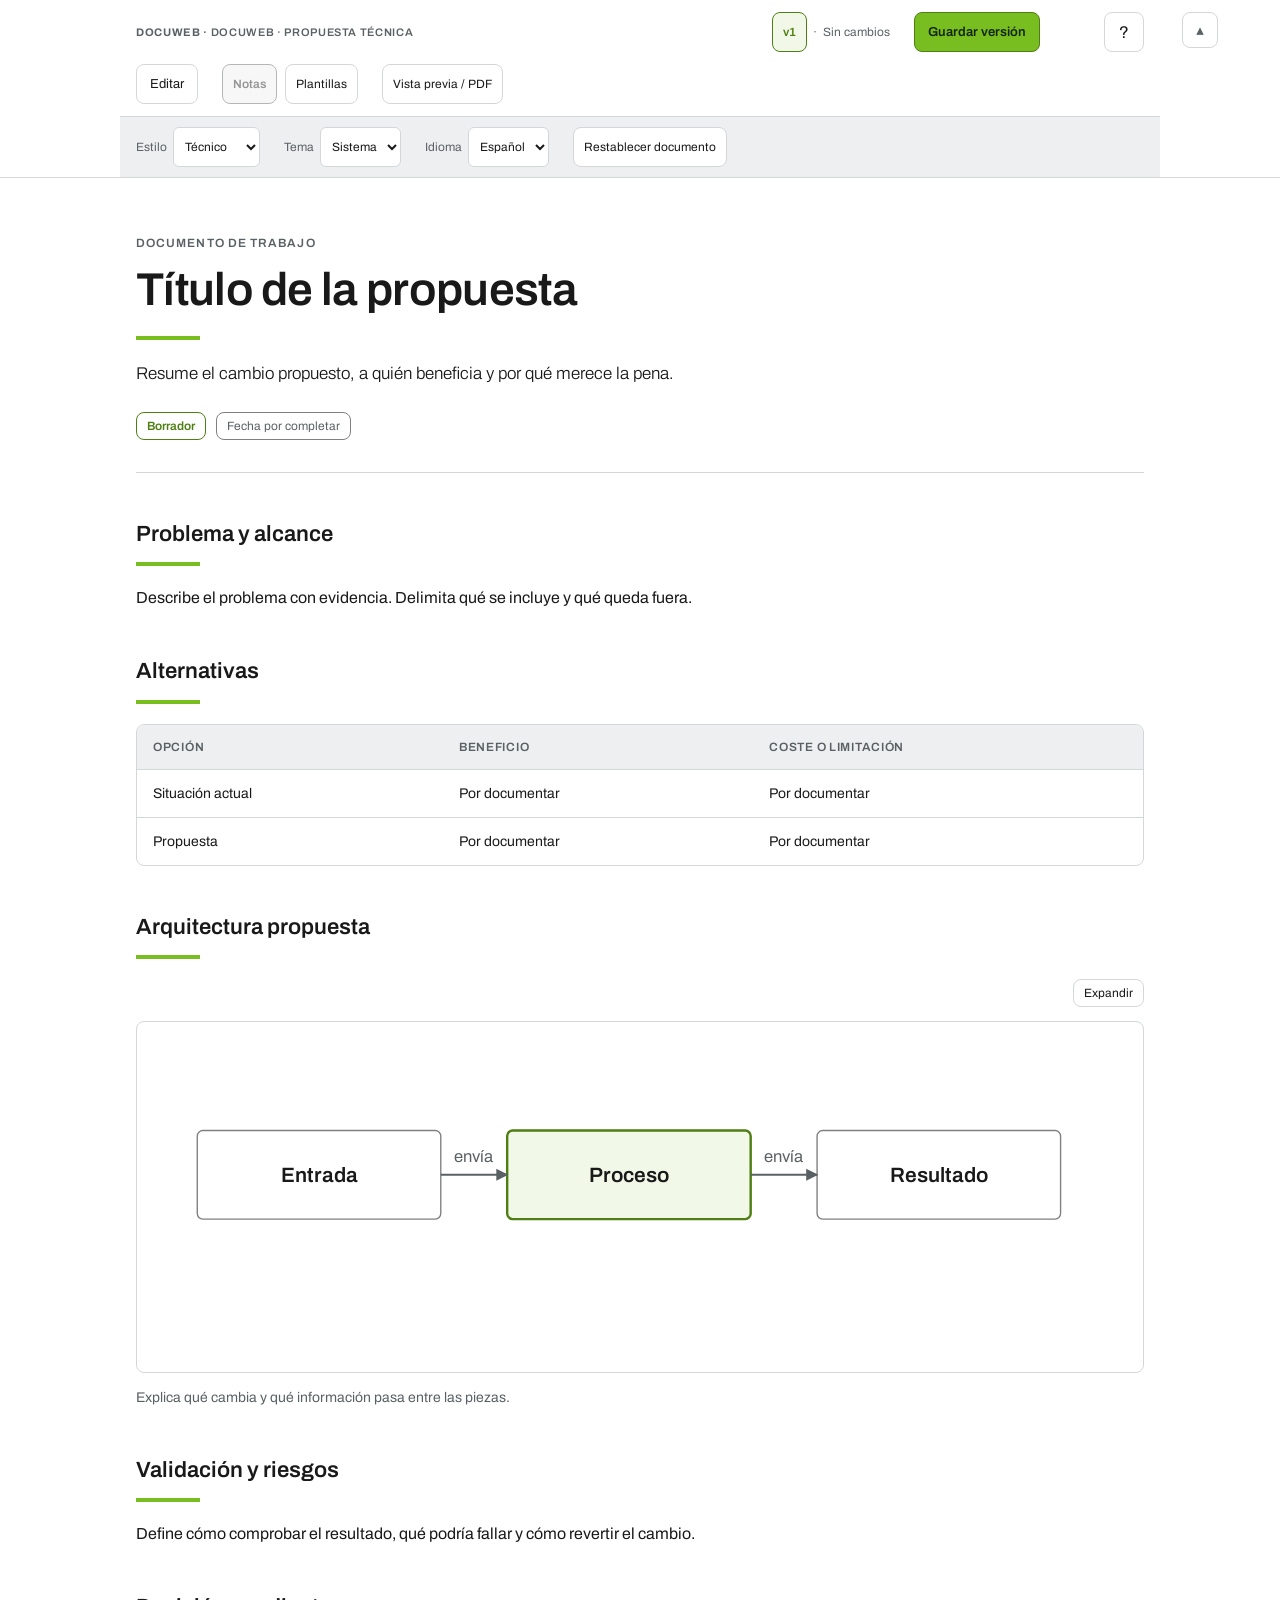
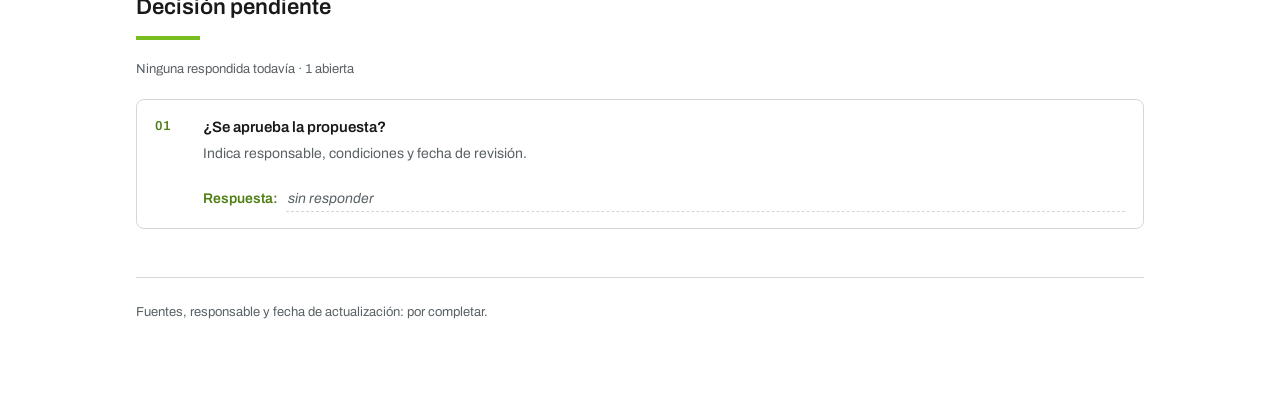
<file: templates/propuesta-tecnica.html>
<!doctype html>
<html lang="es" data-design="technical">
<head>
<meta charset="utf-8">
<meta name="viewport" content="width=device-width, initial-scale=1, viewport-fit=cover">
<meta name="color-scheme" content="light dark">
<title>Propuesta técnica</title>
<meta name="description" content="Del problema a una recomendación con alternativas y decisiones.">
<link rel="preconnect" href="https://fonts.googleapis.com">
<link rel="preconnect" href="https://fonts.gstatic.com" crossorigin>
<link rel="stylesheet" href="https://fonts.googleapis.com/css2?family=Archivo:wght@300;400;600&display=swap">
<style>:root{--surface:#ffffff;--surface-2:#eeeff1;--ink:#191919;--ink-muted:#5a6165;--border:#d4d7da;--border-strong:#808080;--brand:#78be20;--brand-ink:#4f7f13;--brand-tint:#f2f8e7;--info:#0b96cc;--danger:#b3000f;--danger-tint:#fdeced;--note-tint:#e6f4fb;--note-ink:#0a6d94;--radius:4px}@media (prefers-color-scheme:dark){:root:not([data-theme="light"]){--surface:#16191b;--surface-2:#212629;--ink:#eef1f2;--ink-muted:#a4acb1;--border:#343b40;--border-strong:#5e676c;--brand:#8fd42e;--brand-ink:#a3dd52;--brand-tint:#1c2a11;--info:#4cb9e6;--danger:#ff7b7b;--danger-tint:#2c1517;--note-tint:#112c38;--note-ink:#6fcdf0}}:root[data-theme="dark"]{--surface:#16191b;--surface-2:#212629;--ink:#eef1f2;--ink-muted:#a4acb1;--border:#343b40;--border-strong:#5e676c;--brand:#8fd42e;--brand-ink:#a3dd52;--brand-tint:#1c2a11;--info:#4cb9e6;--danger:#ff7b7b;--danger-tint:#2c1517;--note-tint:#112c38;--note-ink:#6fcdf0}*{box-sizing:border-box}html,body{margin:0;padding:0}#document-content a{color:var(--brand-ink);text-underline-offset:2px}#document-content a:hover{color:var(--ink)}img{max-width:100%}[hidden]{display:none!important}body{container-type:inline-size;background:var(--surface);color:var(--ink);font-family:"Archivo",system-ui,-apple-system,"Segoe UI",sans-serif;line-height:1.5;-webkit-font-smoothing:antialiased}.page{max-width:1040px;margin:0 auto;padding-inline:16px;padding-block:32px 72px;display:flex;flex-direction:column;gap:56px}.appbar{position:sticky;top:env(safe-area-inset-top,0px);z-index:40;background:var(--surface);border-bottom:1px solid var(--border)}.appbar-inner{max-width:1040px;margin:0 auto;padding:10px 16px;display:flex;align-items:center;gap:10px;flex-wrap:wrap}.appbar .brandmark{font-size:12px;font-weight:600;letter-spacing:.09em;text-transform:uppercase;color:var(--ink-muted);margin-right:auto}.btn{font:inherit;font-size:13px;line-height:1;padding:9px 13px;border-radius:var(--radius);border:1px solid var(--border-strong);background:var(--surface);color:var(--ink);cursor:pointer;white-space:nowrap}.btn:hover{background:var(--surface-2)}.btn:focus-visible{outline:2px solid var(--info);outline-offset:2px}.btn[aria-pressed="true"]{background:var(--brand);border-color:var(--brand-ink);color:#14260a;font-weight:600}.btn--primary{background:var(--brand);border-color:var(--brand-ink);color:#14260a;font-weight:600}.btn--primary:hover{background:var(--brand-ink);color:#fff}.btn--ghost{border-color:var(--border)}.btn:disabled{opacity:.45;cursor:not-allowed}.btn--sm{padding:7px 10px;font-size:12px}.dirty{font-size:12px;color:var(--danger);font-weight:600;display:inline-flex;align-items:center;gap:6px}.dirty::before{content:"";width:7px;height:7px;border-radius:50%;background:var(--danger)}.saved{font-size:12px;color:var(--ink-muted)}.kicker{font-size:12px;font-weight:600;letter-spacing:.09em;text-transform:uppercase;color:var(--ink-muted);margin:0 0 12px}h1{font-size:clamp(30px,5vw,46px);line-height:1.14;font-weight:600;letter-spacing:-.015em;margin:0 0 20px;text-wrap:balance}h1::after{content:"";display:block;width:4rem;height:4px;background:var(--brand);margin-top:20px}.lede{font-size:17px;font-weight:300;line-height:1.6;max-width:62ch;margin:0}.lede strong{font-weight:600}.meta{display:flex;flex-wrap:wrap;gap:8px 10px;margin-top:24px}.pill{font-size:12px;line-height:1;padding:7px 10px;border:1px solid var(--border-strong);border-radius:var(--radius);color:var(--ink-muted)}.pill.is-draft{border-color:var(--brand-ink);color:var(--brand-ink);font-weight:600}section{display:flex;flex-direction:column;gap:20px}h2{font-size:24px;font-weight:600;line-height:1.25;margin:0;text-wrap:balance}h2::after{content:"";display:block;width:4rem;height:4px;background:var(--brand);margin-top:14px}h3{font-size:16px;font-weight:600;margin:0}p{margin:0;max-width:68ch}body.editing-content [data-measure]{position:relative}body.editing-content [data-measure]::after{content:"";position:absolute;top:0;right:-9px;width:11px;height:100%;cursor:ew-resize;border-right:2px solid var(--brand-ink);opacity:0}body.editing-content [data-measure]:hover::after{opacity:.35}body.editing-content [data-measure].is-measuring::after{opacity:1}code{font-family:ui-monospace,SFMono-Regular,"SF Mono",Menlo,monospace;font-size:.88em;background:var(--surface-2);padding:1px 5px;border-radius:2px}figure{margin:0;display:flex;flex-direction:column;gap:14px}.figtools{display:flex;flex-wrap:wrap;gap:8px;align-items:center;justify-content:flex-end}body.editing .figtools{justify-content:flex-start;padding:10px;border:1px solid var(--border);border-bottom:none;border-radius:var(--radius) var(--radius) 0 0;background:var(--surface-2)}.figtools .sep{flex:1}.figtools .hint{font-size:12px;color:var(--ink-muted)}figure.is-wide{width:100cqw;max-width:none;margin-inline:calc(50% - 50cqw);padding-inline:16px}figure.is-wide .canvas{border-radius:var(--radius)}.canvas{overflow:auto;border:1px solid var(--border);border-radius:var(--radius);background:var(--surface);padding:20px 16px}body.editing .canvas{border-radius:0 0 var(--radius) var(--radius)}.canvas svg{display:block;height:auto;width:100%}.canvas--wide svg{min-width:880px}.canvas--mid svg{min-width:640px}body.editing .canvas svg{touch-action:none}figcaption{font-size:14px;color:var(--ink-muted);max-width:68ch;line-height:1.55}figcaption b{color:var(--ink);font-weight:600}.legend{display:flex;flex-wrap:wrap;gap:10px 22px;font-size:13px;color:var(--ink-muted)}.legend span{display:inline-flex;align-items:center;gap:8px}.swatch{width:26px;height:14px;border-radius:2px;flex:none}.sw-new{background:var(--brand-tint);border:1.5px solid var(--brand-ink)}.sw-out{border:1px dashed var(--border-strong)}.sw-dead{background:var(--danger-tint);border:1px dashed var(--danger)}.n-box{fill:var(--surface);stroke:var(--border-strong);stroke-width:1}.n-new{fill:var(--brand-tint);stroke:var(--brand-ink);stroke-width:1.75}.n-out{fill:var(--surface);stroke:var(--border-strong);stroke-width:1;stroke-dasharray:5 4}.n-dead{fill:var(--danger-tint);stroke:var(--danger);stroke-width:1;stroke-dasharray:5 4}.n-chip{fill:var(--surface-2);stroke:none}.n-chipdead{fill:var(--danger-tint);stroke:var(--danger);stroke-width:1;stroke-dasharray:4 3}.n-divider{fill:none;stroke:var(--info);stroke-width:1.5;stroke-dasharray:7 5}.n-label{fill:none;stroke:none}.n-note{fill:var(--note-tint);stroke:var(--note-ink);stroke-width:1.25}.t-note{fill:var(--ink);font-size:12.5px}.t-noteby{fill:var(--note-ink);font-size:11px;font-weight:600}.e-note{stroke:var(--note-ink);stroke-width:1.25;fill:none;stroke-dasharray:3 3}.p-note{fill:var(--note-ink)}body.no-notes .note-layer{display:none}.t-title{fill:var(--ink);font-size:15px;font-weight:600}.t-title.sm{font-size:13.5px}.node-link{cursor:pointer}.node-link text:first-of-type{text-decoration:underline;text-underline-offset:2px}body.editing .node-link{cursor:default}.t-sub{fill:var(--ink-muted);font-size:12.5px}.t-sub.sm{font-size:12px}.t-dead{fill:var(--danger)}.t-edge{fill:var(--ink-muted);font-size:12px}.t-edge.new{fill:var(--brand-ink);font-weight:600}.t-edge.dead{fill:var(--danger)}.e-line{stroke:var(--ink-muted);stroke-width:1.5;fill:none}.e-new{stroke:var(--brand-ink);stroke-width:2;fill:none}.e-dead{stroke:var(--danger);stroke-width:1.5;fill:none;stroke-dasharray:5 4}.h-line{fill:var(--ink-muted)}.h-new{fill:var(--brand-ink)}.h-dead{fill:var(--danger)}.hit{fill:transparent;stroke:transparent;stroke-width:10}.hitlbl{fill:transparent;stroke:none}body.editing [data-elabel]{cursor:move}.canvas svg text{pointer-events:none;user-select:none;-webkit-user-select:none}body.editing .node,body.editing .edge{cursor:pointer}body.editing .node.dragging{cursor:grabbing}.sel-ring{fill:none;stroke:var(--info);stroke-width:2;stroke-dasharray:4 3;pointer-events:none}.marquee{fill:var(--info);fill-opacity:.08;stroke:var(--info);stroke-width:1;stroke-dasharray:4 3;pointer-events:none}.handle{fill:var(--surface);stroke:var(--info);stroke-width:1.75;cursor:nwse-resize}.wp{fill:var(--surface);stroke:var(--info);stroke-width:1.75;cursor:move}.anch{fill:var(--surface);stroke:var(--info);stroke-width:1.25;opacity:.55;cursor:pointer}.anch:hover{opacity:1;stroke-width:2}.anch.is-on{fill:var(--info);opacity:1}.endp{fill:var(--info);stroke:var(--surface);stroke-width:1.5;cursor:move}.connect-src{stroke:var(--info)!important;stroke-width:2.5!important}.props{position:fixed;right:16px;bottom:16px;z-index:50;width:360px;max-width:calc(100vw - 32px);background:var(--surface);border:1px solid var(--border-strong);border-radius:var(--radius);box-shadow:0 4px 20px rgba(25,25,25,.2);padding:16px;display:none;flex-direction:column;gap:12px;max-height:min(80vh,760px);overflow:auto}.props.open{display:flex}.props header{display:flex;align-items:center;gap:8px}.props header h3{font-size:14px;margin-right:auto}.field{display:flex;flex-direction:column;gap:5px}.field label{font-size:11px;font-weight:600;letter-spacing:.06em;text-transform:uppercase;color:var(--ink-muted)}.field input,.field select,.field textarea{font:inherit;font-size:13px;padding:8px 9px;border:1px solid var(--border-strong);border-radius:var(--radius);background:var(--surface);color:var(--ink);width:100%}.field textarea{resize:vertical;line-height:1.45;min-height:76px}.field input:focus,.field select:focus,.field textarea:focus{outline:2px solid var(--info);outline-offset:1px;border-color:var(--info)}.props-actions{display:flex;gap:8px;flex-wrap:wrap}.btn--danger{border-color:var(--danger);color:var(--danger)}.btn--danger:hover{background:var(--danger-tint)}.revbadge{font:inherit;font-size:12px;font-weight:600;line-height:1;padding:7px 10px;border-radius:var(--radius);border:1px solid var(--brand-ink);background:var(--brand-tint);color:var(--brand-ink);cursor:pointer;font-variant-numeric:tabular-nums}.revbadge:hover{background:var(--brand);color:#14260a}.revbadge:focus-visible{outline:2px solid var(--info);outline-offset:2px}.overlay{position:fixed;top:0;right:0;bottom:0;left:0;inset:0;z-index:60;background:rgba(25,25,25,.6);display:flex;align-items:safe center;justify-content:center;padding:16px}.modal{background:var(--surface);border:1px solid var(--border-strong);border-radius:var(--radius);padding:22px;width:420px;max-width:100%;max-height:min(85vh,760px);overflow:auto;display:flex;flex-direction:column;gap:14px;box-shadow:0 4px 20px rgba(25,25,25,.2)}.modal h3{font-size:18px}.modal .field input{width:100%}.modal p{font-size:13.5px;color:var(--ink-muted);line-height:1.5}.histlist{display:flex;flex-direction:column;gap:0;border:1px solid var(--border);border-radius:var(--radius)}.histrow{display:grid;grid-template-columns:44px 1fr;gap:12px;padding:12px 14px;border-bottom:1px solid var(--border);font-size:13.5px}.histrow:last-child{border-bottom:none}.histrow.is-current{background:var(--brand-tint)}.histrow .r{font-weight:600;color:var(--brand-ink);font-variant-numeric:tabular-nums}.histrow .who{color:var(--ink-muted);font-size:12.5px}.histempty{margin:0;padding:12px 14px;font-size:13.5px;color:var(--ink-muted)}.notice{display:none;gap:12px;align-items:flex-start;border:1px solid var(--brand-ink);background:var(--brand-tint);border-radius:var(--radius);padding:14px 16px;font-size:13.5px;line-height:1.5}.notice.open{display:flex}.notice p{margin:0;flex:1;color:var(--ink)}.notes{display:grid;grid-template-columns:repeat(auto-fit,minmax(260px,1fr));gap:16px}.note{border:1px solid var(--border);border-radius:var(--radius);padding:18px;display:flex;flex-direction:column;gap:8px}.note h3{font-size:15px}.note p{font-size:14px;color:var(--ink-muted);line-height:1.55}.note .src{font-size:12px;color:var(--ink-muted);font-family:ui-monospace,SFMono-Regular,Menlo,monospace}.tablewrap{overflow-x:auto;border:1px solid var(--border);border-radius:var(--radius)}table{border-collapse:collapse;width:100%;min-width:560px;font-size:14px}th,td{text-align:left;padding:13px 16px;border-bottom:1px solid var(--border);vertical-align:top}thead th{font-size:12px;font-weight:600;letter-spacing:.06em;text-transform:uppercase;color:var(--ink-muted);background:var(--surface-2)}tbody tr:last-child td{border-bottom:none}.tag{display:inline-block;font-size:12px;line-height:1;padding:5px 8px;border-radius:2px;background:var(--surface-2);color:var(--ink-muted);white-space:nowrap}.tag.is-new{background:var(--brand-tint);color:var(--brand-ink);font-weight:600}ol.decisions{margin:0;padding:0;list-style:none;border:1px solid var(--border);border-radius:var(--radius)}ol.decisions li{display:grid;grid-template-columns:34px 1fr;gap:14px;padding:16px 18px;border-bottom:1px solid var(--border)}ol.decisions li:last-child{border-bottom:none}ol.decisions li.is-answered{background:var(--brand-tint)}.num{font-size:13px;font-weight:600;color:var(--brand-ink);font-variant-numeric:tabular-nums;padding-top:1px}.decision-q{font-weight:600;font-size:15px;margin-bottom:4px}.decision-w{font-size:14px;color:var(--ink-muted);line-height:1.55}.answer{display:flex;gap:8px;align-items:flex-start;margin-top:10px}.answer .lbl{font-size:14px;font-weight:600;line-height:1.55;color:var(--brand-ink);white-space:nowrap}.answer textarea{flex:1;min-width:0;font:inherit;font-size:14px;line-height:1.55;color:var(--ink);background:transparent;border:0;border-bottom:1px dashed var(--border);border-radius:0;padding:0 2px 2px;margin:0;resize:none;overflow:hidden}.answer textarea::placeholder{color:var(--ink-muted);font-style:italic}.answer textarea:hover{border-bottom-color:var(--border-strong)}.answer textarea:focus{outline:none;border-bottom:1px solid var(--brand-ink)}.deccount{font-size:13px;color:var(--ink-muted);font-variant-numeric:tabular-nums}footer{border-top:1px solid var(--border);padding-top:24px;font-size:13px;color:var(--ink-muted);line-height:1.6;display:flex;flex-direction:column;gap:8px}footer p{max-width:72ch}@media (max-width:560px){.page{padding-block:24px 48px;gap:44px}ol.decisions li{grid-template-columns:24px 1fr;gap:10px;padding:14px}.props{left:16px;right:16px;bottom:8px;width:auto}}:root{--radius:8px}#document-content{display:flex;flex-direction:column;gap:48px;min-width:0}#document-content>header{padding:24px 0 32px;border-bottom:1px solid var(--border)}#document-content>section{min-width:0}.appbar-inner{position:relative;display:grid;grid-template-rows:1fr;padding:0;gap:0;align-items:stretch;transition:grid-template-rows .24s ease,opacity .18s ease}.appbar-stack{overflow:hidden;min-height:0;display:flex;flex-direction:column;align-items:stretch;gap:12px;padding:12px 16px 0;transition:visibility 0s,padding-top .24s ease}body.chrome-hidden .appbar-inner{grid-template-rows:0fr;opacity:0}body.chrome-hidden .appbar-stack{visibility:hidden;padding-top:0;transition:visibility 0s .24s,padding-top .24s ease}@media (prefers-reduced-motion:reduce){.appbar-inner{transition:none}body.chrome-hidden .appbar-stack{transition:none}}.appbar-heading,.appbar-actions,.menu-content,.appbar-preferences{display:flex;align-items:center;gap:8px}.appbar-heading{padding-right:104px;min-width:0}.document-identity{flex:1;min-width:0;overflow:hidden;text-overflow:ellipsis;white-space:nowrap;font-size:11px;letter-spacing:.06em;text-transform:uppercase;color:var(--ink-muted)}.appbar .brandmark{font-size:11px;letter-spacing:inherit;margin:0}.product-name{font-weight:700}.document-state{display:flex;align-items:center;gap:6px;white-space:nowrap;color:var(--ink-muted);font-size:12px;margin-right:16px}.appbar .revbadge{min-height:40px}.appbar .btn,.appbar select{min-height:40px;box-shadow:none;border-color:var(--border)}.appbar .btn[aria-pressed=true]{background:var(--surface-2);border-color:var(--ink-muted);color:var(--ink);font-weight:600}.appbar #btn-help{position:absolute;right:16px;top:12px;width:40px;font-size:17px}.appbar #btn-chrome{position:absolute;right:62px;top:12px;width:36px;min-height:36px;padding:0;font-size:15px;line-height:1;color:var(--ink-muted)}.appbar #btn-chrome:hover{color:var(--ink)}body.chrome-hidden .appbar{background:transparent;border-bottom-color:transparent}body.chrome-hidden .appbar #btn-chrome{right:16px;top:10px;width:auto;min-height:34px;padding:0 12px;gap:6px;font-size:13px;background:var(--surface);border-color:var(--border);box-shadow:0 1px 6px rgba(25,25,25,.12)}body.chrome-hidden .appbar #btn-chrome:hover{color:var(--ink);border-color:var(--border-strong)}.appbar #btn-save{margin-left:auto;border-color:var(--brand-ink)}.appbar:has(#status.dirty) #btn-save{outline:2px solid var(--brand-tint);outline-offset:2px}.appbar .dirty::before{display:none}.appbar-actions{gap:24px;flex-wrap:wrap}.appbar-preferences{background:var(--surface-2);margin:0 -16px;padding:10px 16px;border-top:1px solid var(--border);gap:24px;flex-wrap:wrap}.mobile-control,.mobile-label{display:none}.document-controls{display:flex;flex-wrap:wrap;gap:24px;align-items:center}.document-controls label{font-size:12px;color:var(--ink-muted);display:flex;gap:6px;align-items:center}.document-controls select{font:inherit;color:var(--ink);background:var(--surface);border:1px solid var(--border);border-radius:6px;padding:7px}.content-tools{display:none;padding:12px 0;border-top:1px solid var(--border);gap:8px;flex-wrap:wrap}body.editing-content .content-tools{display:flex}[contenteditable=true]{outline:1px dashed var(--border-strong);outline-offset:5px;cursor:text;white-space:pre-wrap;min-height:1.2em}[contenteditable=true]:focus{outline:2px solid var(--info);border-radius:2px}.metric-grid{display:grid;grid-template-columns:repeat(3,minmax(0,1fr));gap:16px}.metric{border:1px solid var(--border);border-radius:var(--radius);padding:22px;background:var(--surface-2)}.metric h3{font-size:13px;color:var(--ink-muted);margin-bottom:12px}.metric p{font-size:26px;font-weight:600;line-height:1.2}.callout{padding:22px;border-left:4px solid var(--brand-ink);background:var(--brand-tint);border-radius:0 var(--radius) var(--radius) 0;display:grid;gap:10px}.template-grid{display:grid;grid-template-columns:repeat(2,minmax(0,1fr));gap:12px;margin-top:18px}.template-card{white-space:normal;text-align:left;line-height:1.5;padding:20px;display:flex;flex-direction:column;gap:8px}.template-card small{font-size:12px;color:var(--ink-muted)}.template-preview{height:48px;display:flex;gap:5px;align-items:flex-end}.template-preview i{display:block;width:22%;background:var(--border);height:60%;border-radius:3px}.template-preview i:first-child{height:100%;background:var(--brand-ink)}:root[data-design=editorial] #document-content{gap:60px}:root[data-design=editorial] .page{max-width:920px}:root[data-design=editorial] #document-content h1{font:500 clamp(38px,6vw,62px)/1.08 Georgia,serif;letter-spacing:-.035em}:root[data-design=editorial] #document-content h2{font-family:Georgia,serif;font-size:30px;font-weight:500}:root[data-design=editorial] #document-content h2::after{display:none}:root[data-design=editorial] #document-content>section{padding-top:24px;border-top:1px solid var(--border)}:root[data-design=editorial] .lede{font-size:20px;line-height:1.7}:root[data-design=executive] #document-content>header{padding:32px;border-radius:14px;background:var(--surface-2);border:1px solid var(--border)}:root[data-design=executive] #document-content h1{font-size:clamp(32px,5vw,48px);max-width:22ch}:root[data-design=executive] #document-content h2::after{width:28px;height:3px;margin-top:10px}:root[data-design=executive] #document-content>section{gap:18px}:root[data-design=technical] #document-content h2{font-size:22px}:root[data-design=technical] .canvas{background-image:radial-gradient(var(--border) .6px,transparent .6px);background-size:16px 16px}.answer-print{display:none;white-space:pre-wrap;overflow-wrap:anywhere}ol.decisions li>.answer{grid-column:2;min-width:0}.answer-print{flex:1;min-width:0}.appearance-group{border-top:1px solid var(--border);margin-top:14px;padding-top:12px}.appearance-group summary{font-size:13px;font-weight:600;cursor:pointer;padding:4px 0}.appearance-fields{display:flex;flex-direction:column;gap:12px;padding-top:12px}.appearance-grid{display:grid;grid-template-columns:1fr 1fr;gap:10px}.color-controls{display:flex;gap:6px;align-items:center}.color-controls input[type=color]{width:40px;height:36px;padding:3px;flex:none;cursor:pointer}.color-controls input[type=text]{min-width:0;flex:1;font-family:monospace}.color-field>.btn{align-self:flex-start}.appearance-actions{border-top:1px solid var(--border);padding-top:12px;margin:12px 0}.section-controls{display:flex;gap:8px;flex-wrap:wrap;padding:10px;background:var(--surface-2);border:1px dashed var(--border);border-radius:var(--radius)}@media print{.section-controls{display:none!important}}#props-body{display:flex;flex-direction:column;gap:8px}.props>header{position:sticky;top:-16px;background:var(--surface);z-index:1;padding:10px 0}.tablewrap th,.tablewrap td{overflow-wrap:anywhere}@media(max-width:600px){.metric-grid,.template-grid{grid-template-columns:1fr}.appbar{position:static}.appbar-heading{padding:0}.document-state,.desktop-label,.product-name{display:none}.mobile-control,.mobile-label{display:inline-flex}.appbar .btn,.appbar select{min-height:44px}.appbar-inner{padding-bottom:12px;gap:8px}.appbar-actions{gap:8px;flex-wrap:nowrap;justify-content:space-between}.toolbar-menu{position:relative}.toolbar-menu .menu-content{display:none;position:absolute;top:calc(100% + 6px);left:0;z-index:45;padding:8px;min-width:180px;flex-direction:column;align-items:stretch;background:var(--surface);border:1px solid var(--border);border-radius:8px}.toolbar-menu.is-open .menu-content{display:flex}.secondary-menu{order:3}.secondary-menu .menu-content{left:auto;right:0}.appbar #btn-help{position:static;width:auto;font-size:13px}.appbar #btn-help::after{content:' ' attr(aria-label)}.appbar-preferences{display:none;margin-bottom:-12px}.appbar-preferences.is-open{display:flex}.document-controls{flex-direction:column;align-items:stretch;gap:8px}.document-controls label{justify-content:space-between}.document-controls select{min-width:60%}.document-controls{width:100%}:root[data-design=executive] #document-content>header{padding:22px}#document-content{gap:36px}}@page{size:A4;margin:17mm 16mm 18mm}@media print{:root,:root[data-theme],:root:not([data-theme=light]){--surface:#fff;--surface-2:#f3f4f5;--ink:#191919;--ink-muted:#50565a;--border:#c9cdd0;--border-strong:#747b80;--brand:#78be20;--brand-ink:#436d10;--brand-tint:#f2f8e7;--info:#096889;--danger:#a40014;--danger-tint:#fff0f0;--note-tint:#edf6fa;--note-ink:#075e80;color-scheme:light}*{-webkit-print-color-adjust:exact;print-color-adjust:exact}body{background:white;font-size:10pt}.appbar,.content-tools,.notice,.props,.overlay,.figtools,body.editing .figtools{display:none!important}.page{display:block!important;max-width:none!important;padding:0!important;margin:0!important}#document-content{display:block!important}#document-content>header{margin-bottom:9mm;padding-top:0}#document-content>section{display:block;margin:0 0 9mm;padding-top:0}#document-content>section>*+*{margin-top:4mm}#document-content h1{font-size:30pt!important}#document-content h2{font-size:18pt!important;break-after:avoid}h3{break-after:avoid}p,li{orphans:3;widows:3}figure,.metric,.note,.callout,ol.decisions li{break-inside:avoid}figure.is-wide{width:auto!important;margin-inline:0!important;padding-inline:0!important}.canvas{overflow:visible;padding:8px;background-image:none!important}.canvas svg{width:100%!important;min-width:0!important;max-height:180mm}.tablewrap{overflow:visible}table{width:100%;min-width:0!important;table-layout:fixed}thead{display:table-header-group}tr{break-inside:avoid}.answer textarea{display:none!important}.answer-print{display:block}[contenteditable]{outline:none!important}.sel-ring,.handle,.wp,.marquee{display:none!important}footer{margin-top:8mm;padding-top:4mm;border-top:1px solid var(--border)}}</style>
</head>
<body>

<div class="appbar">
  <button type="button" class="btn btn--sm" id="btn-chrome" aria-controls="appbar-stack" aria-expanded="true" aria-label="Ocultar la barra" title="Ocultar la barra">▴</button>
  <div class="appbar-inner" id="appbar-inner">
    <div class="appbar-stack" id="appbar-stack">
    <div class="appbar-heading">
    <button type="button" class="btn mobile-control" id="btn-menu" data-panel="preferences" aria-controls="preferences" aria-expanded="false" data-i18n-aria-label="appbar.preferences" aria-label="Preferencias">☰</button>
    <div class="document-identity"><span class="product-name">docuweb · </span><span class="brandmark">docuweb · Propuesta técnica</span></div>
    <div class="document-state" aria-live="polite">
    <button type="button" class="revbadge" id="btn-history" data-i18n-title="appbar.history.title" title="Ver el historial de versiones de este fichero">v1</button>
    <span aria-hidden="true">·</span><span id="status" class="saved" data-i18n="status.clean">Sin cambios</span>
    </div>
    <button type="button" class="btn btn--primary" id="btn-save"><span class="desktop-label" data-i18n="appbar.save">Guardar versión</span><span class="mobile-label" data-i18n="appbar.saveShort">Guardar</span></button>
    </div>
    <div class="appbar-actions">
    <button type="button" class="btn" id="btn-edit" aria-pressed="false" data-i18n-title="appbar.edit.title" title="Edita el texto y los diagramas del documento" data-i18n="appbar.edit">Editar</button>
    <div class="toolbar-menu secondary-menu" id="secondary-menu">
    <button type="button" class="btn mobile-control" data-panel="secondary-menu" aria-controls="secondary-actions" aria-expanded="false" data-i18n-aria-label="appbar.more" aria-label="Más">•••</button>
    <div class="menu-content" id="secondary-actions">
    <button type="button" class="btn btn--sm" id="btn-notes" aria-pressed="true" data-i18n-title="appbar.notes.title" title="Muestra u oculta las notas de revisión" data-i18n="appbar.notes">Notas</button>
    <button type="button" class="btn btn--sm btn--ghost" id="btn-help" data-i18n-title="appbar.help.title" data-i18n-aria-label="appbar.help" aria-label="Ayuda" title="Cómo se edita este documento">?</button>
    <button type="button" class="btn btn--sm" id="btn-templates" data-i18n="appbar.templates">Plantillas</button>
    </div></div>
    <button type="button" class="btn btn--sm" id="btn-print" data-i18n="appbar.print">Imprimir / PDF</button>
    </div>
    <div class="appbar-preferences" id="preferences">
    <div class="document-controls"><label><span data-i18n="appbar.style">Estilo</span> <select id="design-select"><option value="technical" data-i18n="style.technical">Técnico</option><option value="editorial" data-i18n="style.editorial">Editorial</option><option value="executive" data-i18n="style.executive">Ejecutivo</option></select></label><label><span data-i18n="appbar.theme">Tema</span> <select id="theme-select"><option value="auto" data-i18n="theme.auto">Sistema</option><option value="light" data-i18n="theme.light">Claro</option><option value="dark" data-i18n="theme.dark">Oscuro</option></select></label><label><span data-i18n="appbar.lang">Idioma</span> <select id="lang-select"><option value="es">Español</option><option value="en">English</option></select></label></div>
    <button type="button" class="btn btn--ghost btn--sm" id="btn-reset" data-i18n-title="appbar.reset.title" title="Vuelve al contenido y los ajustes guardados en este fichero" data-i18n="appbar.reset">Restablecer documento</button>
    </div>
    </div>
  </div>
</div>

<div class="page">

  <div class="notice" id="notice">
    <p id="notice-text"></p>
    <button type="button" class="btn btn--sm" id="notice-dismiss" data-i18n="notice.dismiss">Entendido</button>
  </div>

  <div id="document-content">
  <!-- ═══════════════ CONTENIDO DEL DOCUMENTO ═══════════════
       Todo lo que hay entre esta marca y la de cierre es tuyo.
       El resto del fichero es el motor: no hace falta tocarlo.
  ════════════════════════════════════════════════════════ -->
<header><p class="kicker">Documento de trabajo</p><h1>Título de la propuesta</h1><p class="lede">Resume el cambio propuesto, a quién beneficia y por qué merece la pena.</p><div class="meta"><span class="pill is-draft">Borrador</span><span class="pill">Fecha por completar</span></div></header><section><h2>Problema y alcance</h2><p>Describe el problema con evidencia. Delimita qué se incluye y qué queda fuera.</p></section><section><h2>Alternativas</h2><div class="tablewrap"><table><thead><tr><th>Opción</th><th>Beneficio</th><th>Coste o limitación</th></tr></thead><tbody><tr><td>Situación actual</td><td>Por documentar</td><td>Por documentar</td></tr><tr><td>Propuesta</td><td>Por documentar</td><td>Por documentar</td></tr></tbody></table></div></section><section><h2>Arquitectura propuesta</h2><figure data-fig="f1"><div class="figtools" data-tools="f1"></div><div class="canvas canvas--mid"><svg data-svg="f1" role="img" aria-label="Entrada, proceso y resultado"></svg></div><figcaption>Explica qué cambia y qué información pasa entre las piezas.</figcaption></figure></section><section><h2>Validación y riesgos</h2><p>Define cómo comprobar el resultado, qué podría fallar y cómo revertir el cambio.</p></section><section><h2>Decisión pendiente</h2><p class="deccount" id="dec-count"></p><ol class="decisions"><li data-decision="1"><span class="num">01</span><div><p class="decision-q">¿Se aprueba la propuesta?</p><p class="decision-w">Indica responsable, condiciones y fecha de revisión.</p></div><div class="answer"><span class="lbl">Respuesta:</span><textarea data-answer="1" rows="1" placeholder="sin responder"></textarea></div></li></ol></section><footer><p>Fuentes, responsable y fecha de actualización: por completar.</p></footer>
  <!-- ═══════════════ FIN DEL CONTENIDO ═══════════════ -->
  </div>
  <div class="content-tools" data-i18n-aria-label="appbar.addContent" aria-label="Añadir contenido">
    <button class="btn btn--sm" type="button" data-add-block="header" data-i18n="add.header">+ Título</button>
    <button class="btn btn--sm" type="button" data-add-block="section" data-i18n="add.section">+ Sección</button>
    <button class="btn btn--sm" type="button" data-add-block="callout" data-i18n="add.callout">+ Aviso</button>
    <button class="btn btn--sm" type="button" data-add-block="table" data-i18n="add.table">+ Tabla</button>
    <button class="btn btn--sm" type="button" data-add-block="figure" data-i18n="add.diagram">+ Diagrama</button>
    <button class="btn btn--sm" type="button" data-add-block="decision" data-i18n="add.decision">+ Decisión</button>
    <button class="btn btn--sm" type="button" id="btn-link" data-i18n-title="add.link.title" title="Convierte el texto seleccionado en un enlace" data-i18n="add.link">Enlace</button>
    <button class="btn btn--sm" type="button" id="btn-content-undo" data-i18n="add.undo">Deshacer</button>
    <button class="btn btn--sm" type="button" id="btn-content-redo" data-i18n="add.redo">Rehacer</button>
  </div>
</div>

<div class="overlay" id="overlay" hidden>
  <div class="modal" role="dialog" aria-modal="true" aria-labelledby="modal-title">
    <h3 id="modal-title">Grabar versión</h3>
    <div id="modal-body"></div>
    <div class="props-actions" id="modal-actions"></div>
  </div>
</div>

<div class="props" id="props" role="dialog" data-i18n-aria-label="props.aria" aria-label="Propiedades del elemento seleccionado">
  <header>
    <h3 id="props-title" data-i18n="props.title">Propiedades</h3>
    <button type="button" class="btn btn--sm btn--ghost" id="props-close" data-i18n-aria-label="modal.close" aria-label="Cerrar" data-i18n="modal.close">Cerrar</button>
  </header>
  <div id="props-body"></div>
</div>

<script id="diagram-data" type="application/json">
{
  "version": 1,
  "meta": {"rev":1,"savedAt":"","savedBy":"","history":[]},
  "answers": {},
  "figures": {
    "f1": {
      "w": 704,
      "h": 224,
      "nodes": [
        {"id":"n0","x":32,"y":64,"w":176,"h":64,"kind":"box","title":"Entrada"},
        {"id":"n1","x":256,"y":64,"w":176,"h":64,"kind":"new","title":"Proceso"},
        {"id":"n2","x":480,"y":64,"w":176,"h":64,"kind":"box","title":"Resultado"}
      ],
      "edges": [{"id":"e0","from":"n0","to":"n1","label":"envía"},{"id":"e1","from":"n1","to":"n2","label":"envía"}]
    }
  },
  "document": {"design":"technical","theme":"auto"}
}
</script>

<script id="template-data" type="application/json">[{"id":"propuesta-tecnica","title":"Propuesta técnica","description":"Del problema a una recomendación con alternativas y decisiones.","design":"technical","html":"<header><p class=\"kicker\">Documento de trabajo<\/p><h1>Título de la propuesta<\/h1><p class=\"lede\">Resume el cambio propuesto, a quién beneficia y por qué merece la pena.<\/p><div class=\"meta\"><span class=\"pill is-draft\">Borrador<\/span><span class=\"pill\">Fecha por completar<\/span><\/div><\/header><section><h2>Problema y alcance<\/h2><p>Describe el problema con evidencia. Delimita qué se incluye y qué queda fuera.<\/p><\/section><section><h2>Alternativas<\/h2><div class=\"tablewrap\"><table><thead><tr><th>Opción<\/th><th>Beneficio<\/th><th>Coste o limitación<\/th><\/tr><\/thead><tbody><tr><td>Situación actual<\/td><td>Por documentar<\/td><td>Por documentar<\/td><\/tr><tr><td>Propuesta<\/td><td>Por documentar<\/td><td>Por documentar<\/td><\/tr><\/tbody><\/table><\/div><\/section><section><h2>Arquitectura propuesta<\/h2><figure data-fig=\"f1\"><div class=\"figtools\" data-tools=\"f1\"><\/div><div class=\"canvas canvas--mid\"><svg data-svg=\"f1\" role=\"img\" aria-label=\"Entrada, proceso y resultado\"><\/svg><\/div><figcaption>Explica qué cambia y qué información pasa entre las piezas.<\/figcaption><\/figure><\/section><section><h2>Validación y riesgos<\/h2><p>Define cómo comprobar el resultado, qué podría fallar y cómo revertir el cambio.<\/p><\/section><section><h2>Decisión pendiente<\/h2><p class=\"deccount\" id=\"dec-count\"><\/p><ol class=\"decisions\"><li data-decision=\"1\"><span class=\"num\">01<\/span><div><p class=\"decision-q\">¿Se aprueba la propuesta?<\/p><p class=\"decision-w\">Indica responsable, condiciones y fecha de revisión.<\/p><\/div><div class=\"answer\"><span class=\"lbl\">Respuesta:<\/span><textarea data-answer=\"1\" rows=\"1\" placeholder=\"sin responder\"><\/textarea><\/div><\/li><\/ol><\/section><footer><p>Fuentes, responsable y fecha de actualización: por completar.<\/p><\/footer>","figures":{"f1":{"w":704,"h":224,"nodes":[{"id":"n0","x":32,"y":64,"w":176,"h":64,"kind":"box","title":"Entrada"},{"id":"n1","x":256,"y":64,"w":176,"h":64,"kind":"new","title":"Proceso"},{"id":"n2","x":480,"y":64,"w":176,"h":64,"kind":"box","title":"Resultado"}],"edges":[{"id":"e0","from":"n0","to":"n1","label":"envía"},{"id":"e1","from":"n1","to":"n2","label":"envía"}]}},"i18n":{"en":{"title":"Technical proposal","description":"From the problem to a recommendation, with alternatives and decisions.","html":"<header><p class=\"kicker\">Working document<\/p><h1>Proposal title<\/h1><p class=\"lede\">Summarise the proposed change, who benefits and why it is worth it.<\/p><div class=\"meta\"><span class=\"pill is-draft\">Draft<\/span><span class=\"pill\">Date to be filled in<\/span><\/div><\/header><section><h2>Problem and scope<\/h2><p>Describe the problem with evidence. Delimit what is included and what is left out.<\/p><\/section><section><h2>Alternatives<\/h2><div class=\"tablewrap\"><table><thead><tr><th>Option<\/th><th>Benefit<\/th><th>Cost or limitation<\/th><\/tr><\/thead><tbody><tr><td>Current situation<\/td><td>To be documented<\/td><td>To be documented<\/td><\/tr><tr><td>Proposal<\/td><td>To be documented<\/td><td>To be documented<\/td><\/tr><\/tbody><\/table><\/div><\/section><section><h2>Proposed architecture<\/h2><figure data-fig=\"f1\"><div class=\"figtools\" data-tools=\"f1\"><\/div><div class=\"canvas canvas--mid\"><svg data-svg=\"f1\" role=\"img\" aria-label=\"Input, process and output\"><\/svg><\/div><figcaption>Explain what changes and what information moves between the pieces.<\/figcaption><\/figure><\/section><section><h2>Validation and risks<\/h2><p>Define how to check the result, what could fail and how to revert the change.<\/p><\/section><section><h2>Pending decision<\/h2><p class=\"deccount\" id=\"dec-count\"><\/p><ol class=\"decisions\"><li data-decision=\"1\"><span class=\"num\">01<\/span><div><p class=\"decision-q\">Is the proposal approved?<\/p><p class=\"decision-w\">State the owner, the conditions and the review date.<\/p><\/div><div class=\"answer\"><span class=\"lbl\">Answer:<\/span><textarea data-answer=\"1\" rows=\"1\" placeholder=\"unanswered\"><\/textarea><\/div><\/li><\/ol><\/section><footer><p>Sources, owner and date of last update: to be completed.<\/p><\/footer>","figures":{"f1":{"w":704,"h":224,"nodes":[{"id":"n0","x":32,"y":64,"w":176,"h":64,"kind":"box","title":"Input"},{"id":"n1","x":256,"y":64,"w":176,"h":64,"kind":"new","title":"Process"},{"id":"n2","x":480,"y":64,"w":176,"h":64,"kind":"box","title":"Output"}],"edges":[{"id":"e0","from":"n0","to":"n1","label":"sends"},{"id":"e1","from":"n1","to":"n2","label":"sends"}]}}}}},{"id":"informe-ejecutivo","title":"Informe ejecutivo","description":"Hallazgos, indicadores y próximos pasos para decidir.","design":"executive","html":"<header><p class=\"kicker\">Documento de trabajo<\/p><h1>Título del informe<\/h1><p class=\"lede\">Escribe la conclusión principal y la decisión que necesita el lector.<\/p><div class=\"meta\"><span class=\"pill is-draft\">Borrador<\/span><span class=\"pill\">Fecha por completar<\/span><\/div><\/header><section><h2>Indicadores<\/h2><div class=\"metric-grid\"><div class=\"metric\"><h3>Resultado<\/h3><p>Por medir<\/p><\/div><div class=\"metric\"><h3>Plazo<\/h3><p>Por medir<\/p><\/div><div class=\"metric\"><h3>Recursos<\/h3><p>Por medir<\/p><\/div><\/div><\/section><section><h2>Hallazgos<\/h2><p>Resume los hallazgos y explica la evidencia que los sostiene.<\/p><\/section><section><div class=\"callout\"><h3>Recomendación<\/h3><p>Describe la acción recomendada y su efecto esperado.<\/p><\/div><\/section><section><h2>Próximos pasos<\/h2><div class=\"tablewrap\"><table><thead><tr><th>Acción<\/th><th>Responsable<\/th><th>Fecha<\/th><\/tr><\/thead><tbody><tr><td>Por definir<\/td><td>Por asignar<\/td><td>Por acordar<\/td><\/tr><tr><td>Por definir<\/td><td>Por asignar<\/td><td>Por acordar<\/td><\/tr><\/tbody><\/table><\/div><\/section><section><h2>Decisión pendiente<\/h2><p class=\"deccount\" id=\"dec-count\"><\/p><ol class=\"decisions\"><li data-decision=\"1\"><span class=\"num\">01<\/span><div><p class=\"decision-q\">¿Qué acción se autoriza?<\/p><p class=\"decision-w\">Indica alcance, responsable y recursos acordados.<\/p><\/div><div class=\"answer\"><span class=\"lbl\">Respuesta:<\/span><textarea data-answer=\"1\" rows=\"1\" placeholder=\"sin responder\"><\/textarea><\/div><\/li><\/ol><\/section><footer><p>Fuentes, responsable y fecha de actualización: por completar.<\/p><\/footer>","figures":{},"i18n":{"en":{"title":"Executive report","description":"Findings, indicators and next steps to decide on.","html":"<header><p class=\"kicker\">Working document<\/p><h1>Report title<\/h1><p class=\"lede\">Write the main conclusion and the decision the reader needs.<\/p><div class=\"meta\"><span class=\"pill is-draft\">Draft<\/span><span class=\"pill\">Date to be filled in<\/span><\/div><\/header><section><h2>Indicators<\/h2><div class=\"metric-grid\"><div class=\"metric\"><h3>Result<\/h3><p>To be measured<\/p><\/div><div class=\"metric\"><h3>Deadline<\/h3><p>To be measured<\/p><\/div><div class=\"metric\"><h3>Resources<\/h3><p>To be measured<\/p><\/div><\/div><\/section><section><h2>Findings<\/h2><p>Summarise the findings and explain the evidence behind them.<\/p><\/section><section><div class=\"callout\"><h3>Recommendation<\/h3><p>Describe the recommended action and its expected effect.<\/p><\/div><\/section><section><h2>Next steps<\/h2><div class=\"tablewrap\"><table><thead><tr><th>Action<\/th><th>Owner<\/th><th>Date<\/th><\/tr><\/thead><tbody><tr><td>To be defined<\/td><td>To be assigned<\/td><td>To be agreed<\/td><\/tr><tr><td>To be defined<\/td><td>To be assigned<\/td><td>To be agreed<\/td><\/tr><\/tbody><\/table><\/div><\/section><section><h2>Pending decision<\/h2><p class=\"deccount\" id=\"dec-count\"><\/p><ol class=\"decisions\"><li data-decision=\"1\"><span class=\"num\">01<\/span><div><p class=\"decision-q\">Which action is authorised?<\/p><p class=\"decision-w\">State the scope, the owner and the resources agreed.<\/p><\/div><div class=\"answer\"><span class=\"lbl\">Answer:<\/span><textarea data-answer=\"1\" rows=\"1\" placeholder=\"unanswered\"><\/textarea><\/div><\/li><\/ol><\/section><footer><p>Sources, owner and date of last update: to be completed.<\/p><\/footer>"}}},{"id":"plan-proyecto","title":"Plan de proyecto","description":"Objetivos, fases, responsables y riesgos en un mismo documento.","design":"executive","html":"<header><p class=\"kicker\">Documento de trabajo<\/p><h1>Nombre del proyecto<\/h1><p class=\"lede\">Describe el resultado que se busca y cómo se medirá su éxito.<\/p><div class=\"meta\"><span class=\"pill is-draft\">Borrador<\/span><span class=\"pill\">Fecha por completar<\/span><\/div><\/header><section><h2>Objetivo y alcance<\/h2><p>Define entregables, criterios de aceptación y exclusiones.<\/p><\/section><section><h2>Fases e hitos<\/h2><div class=\"tablewrap\"><table><thead><tr><th>Fase<\/th><th>Entregable<\/th><th>Responsable<\/th><th>Fecha<\/th><\/tr><\/thead><tbody><tr><td>Preparación<\/td><td>Por definir<\/td><td>Por asignar<\/td><td>Por acordar<\/td><\/tr><tr><td>Ejecución<\/td><td>Por definir<\/td><td>Por asignar<\/td><td>Por acordar<\/td><\/tr><tr><td>Validación<\/td><td>Por definir<\/td><td>Por asignar<\/td><td>Por acordar<\/td><\/tr><\/tbody><\/table><\/div><\/section><section><h2>Riesgos y dependencias<\/h2><div class=\"tablewrap\"><table><thead><tr><th>Riesgo<\/th><th>Impacto<\/th><th>Mitigación<\/th><\/tr><\/thead><tbody><tr><td>Por identificar<\/td><td>Por evaluar<\/td><td>Por definir<\/td><\/tr><\/tbody><\/table><\/div><\/section><section><h2>Decisión pendiente<\/h2><p class=\"deccount\" id=\"dec-count\"><\/p><ol class=\"decisions\"><li data-decision=\"1\"><span class=\"num\">01<\/span><div><p class=\"decision-q\">¿Se confirma el alcance y el calendario?<\/p><p class=\"decision-w\">Recoge las condiciones necesarias para iniciar el proyecto.<\/p><\/div><div class=\"answer\"><span class=\"lbl\">Respuesta:<\/span><textarea data-answer=\"1\" rows=\"1\" placeholder=\"sin responder\"><\/textarea><\/div><\/li><\/ol><\/section><footer><p>Fuentes, responsable y fecha de actualización: por completar.<\/p><\/footer>","figures":{},"i18n":{"en":{"title":"Project plan","description":"Goals, phases, owners and risks in a single document.","html":"<header><p class=\"kicker\">Working document<\/p><h1>Project name<\/h1><p class=\"lede\">Describe the result you are after and how its success will be measured.<\/p><div class=\"meta\"><span class=\"pill is-draft\">Draft<\/span><span class=\"pill\">Date to be filled in<\/span><\/div><\/header><section><h2>Goal and scope<\/h2><p>Define deliverables, acceptance criteria and exclusions.<\/p><\/section><section><h2>Phases and milestones<\/h2><div class=\"tablewrap\"><table><thead><tr><th>Phase<\/th><th>Deliverable<\/th><th>Owner<\/th><th>Date<\/th><\/tr><\/thead><tbody><tr><td>Preparation<\/td><td>To be defined<\/td><td>To be assigned<\/td><td>To be agreed<\/td><\/tr><tr><td>Execution<\/td><td>To be defined<\/td><td>To be assigned<\/td><td>To be agreed<\/td><\/tr><tr><td>Validation<\/td><td>To be defined<\/td><td>To be assigned<\/td><td>To be agreed<\/td><\/tr><\/tbody><\/table><\/div><\/section><section><h2>Risks and dependencies<\/h2><div class=\"tablewrap\"><table><thead><tr><th>Risk<\/th><th>Impact<\/th><th>Mitigation<\/th><\/tr><\/thead><tbody><tr><td>To be identified<\/td><td>To be assessed<\/td><td>To be defined<\/td><\/tr><\/tbody><\/table><\/div><\/section><section><h2>Pending decision<\/h2><p class=\"deccount\" id=\"dec-count\"><\/p><ol class=\"decisions\"><li data-decision=\"1\"><span class=\"num\">01<\/span><div><p class=\"decision-q\">Are the scope and the schedule confirmed?<\/p><p class=\"decision-w\">Collect the conditions needed to start the project.<\/p><\/div><div class=\"answer\"><span class=\"lbl\">Answer:<\/span><textarea data-answer=\"1\" rows=\"1\" placeholder=\"unanswered\"><\/textarea><\/div><\/li><\/ol><\/section><footer><p>Sources, owner and date of last update: to be completed.<\/p><\/footer>"}}},{"id":"comparacion-alternativas","title":"Comparación de alternativas","description":"Criterios, evidencias y compromisos para justificar una elección.","design":"editorial","html":"<header><p class=\"kicker\">Documento de trabajo<\/p><h1>Comparación de alternativas<\/h1><p class=\"lede\">Explica la necesidad y cuáles son las opciones que se están evaluando.<\/p><div class=\"meta\"><span class=\"pill is-draft\">Borrador<\/span><span class=\"pill\">Fecha por completar<\/span><\/div><\/header><section><h2>Criterios de evaluación<\/h2><p>Define qué importa y cómo se evaluará cada criterio antes de puntuar las opciones.<\/p><\/section><section><h2>Comparación<\/h2><div class=\"tablewrap\"><table><thead><tr><th>Criterio<\/th><th>Alternativa A<\/th><th>Alternativa B<\/th><\/tr><\/thead><tbody><tr><td>Adecuación<\/td><td>Por evaluar<\/td><td>Por evaluar<\/td><\/tr><tr><td>Coste total<\/td><td>Por estimar<\/td><td>Por estimar<\/td><\/tr><tr><td>Riesgo<\/td><td>Por evaluar<\/td><td>Por evaluar<\/td><\/tr><tr><td>Plazo<\/td><td>Por estimar<\/td><td>Por estimar<\/td><\/tr><\/tbody><\/table><\/div><\/section><section><h2>Recomendación y compromisos<\/h2><p>Justifica la elección con evidencia y explicita qué se acepta perder.<\/p><\/section><section><h2>Decisión pendiente<\/h2><p class=\"deccount\" id=\"dec-count\"><\/p><ol class=\"decisions\"><li data-decision=\"1\"><span class=\"num\">01<\/span><div><p class=\"decision-q\">¿Qué alternativa se elige?<\/p><p class=\"decision-w\">Anota las condiciones de la elección y cuándo revisarla.<\/p><\/div><div class=\"answer\"><span class=\"lbl\">Respuesta:<\/span><textarea data-answer=\"1\" rows=\"1\" placeholder=\"sin responder\"><\/textarea><\/div><\/li><\/ol><\/section><footer><p>Fuentes, responsable y fecha de actualización: por completar.<\/p><\/footer>","figures":{},"i18n":{"en":{"title":"Comparison of alternatives","description":"Criteria, evidence and trade-offs to justify a choice.","html":"<header><p class=\"kicker\">Working document<\/p><h1>Comparison of alternatives<\/h1><p class=\"lede\">Explain the need and which options are being evaluated.<\/p><div class=\"meta\"><span class=\"pill is-draft\">Draft<\/span><span class=\"pill\">Date to be filled in<\/span><\/div><\/header><section><h2>Evaluation criteria<\/h2><p>Define what matters and how each criterion will be evaluated before scoring the options.<\/p><\/section><section><h2>Comparison<\/h2><div class=\"tablewrap\"><table><thead><tr><th>Criterion<\/th><th>Option A<\/th><th>Option B<\/th><\/tr><\/thead><tbody><tr><td>Fit<\/td><td>To be assessed<\/td><td>To be assessed<\/td><\/tr><tr><td>Total cost<\/td><td>To be estimated<\/td><td>To be estimated<\/td><\/tr><tr><td>Risk<\/td><td>To be assessed<\/td><td>To be assessed<\/td><\/tr><tr><td>Timeline<\/td><td>To be estimated<\/td><td>To be estimated<\/td><\/tr><\/tbody><\/table><\/div><\/section><section><h2>Recommendation and trade-offs<\/h2><p>Justify the choice with evidence and state what you accept losing.<\/p><\/section><section><h2>Pending decision<\/h2><p class=\"deccount\" id=\"dec-count\"><\/p><ol class=\"decisions\"><li data-decision=\"1\"><span class=\"num\">01<\/span><div><p class=\"decision-q\">Which alternative is chosen?<\/p><p class=\"decision-w\">Note the conditions of the choice and when to review it.<\/p><\/div><div class=\"answer\"><span class=\"lbl\">Answer:<\/span><textarea data-answer=\"1\" rows=\"1\" placeholder=\"unanswered\"><\/textarea><\/div><\/li><\/ol><\/section><footer><p>Sources, owner and date of last update: to be completed.<\/p><\/footer>"}}},{"id":"registro-decision","title":"Registro de decisión","description":"Contexto, decisión, consecuencias y condiciones de revisión.","design":"editorial","html":"<header><p class=\"kicker\">Documento de trabajo<\/p><h1>Título de la decisión<\/h1><p class=\"lede\">Resume el asunto que requiere una decisión y su ámbito.<\/p><div class=\"meta\"><span class=\"pill is-draft\">Borrador<\/span><span class=\"pill\">Fecha por completar<\/span><\/div><\/header><section><h2>Contexto<\/h2><p>Describe las restricciones, antecedentes y hechos que motivan la decisión.<\/p><\/section><section><h2>Alternativas consideradas<\/h2><p>Explica las opciones evaluadas y por qué se descartan o se mantienen.<\/p><\/section><section><h2>Decisión pendiente<\/h2><p class=\"deccount\" id=\"dec-count\"><\/p><ol class=\"decisions\"><li data-decision=\"1\"><span class=\"num\">01<\/span><div><p class=\"decision-q\">¿Cuál es la decisión acordada?<\/p><p class=\"decision-w\">Registra la resolución, quién la toma y en qué fecha.<\/p><\/div><div class=\"answer\"><span class=\"lbl\">Respuesta:<\/span><textarea data-answer=\"1\" rows=\"1\" placeholder=\"sin responder\"><\/textarea><\/div><\/li><\/ol><\/section><section><h2>Consecuencias<\/h2><p>Describe beneficios, costes, riesgos y obligaciones que se aceptan.<\/p><\/section><section><h2>Cuándo revisar<\/h2><p>Define señales o cambios de contexto que justificarían revisar la decisión.<\/p><\/section><footer><p>Fuentes, responsable y fecha de actualización: por completar.<\/p><\/footer>","figures":{},"i18n":{"en":{"title":"Decision record","description":"Context, decision, consequences and review conditions.","html":"<header><p class=\"kicker\">Working document<\/p><h1>Decision title<\/h1><p class=\"lede\">Summarise the matter that needs a decision and its scope.<\/p><div class=\"meta\"><span class=\"pill is-draft\">Draft<\/span><span class=\"pill\">Date to be filled in<\/span><\/div><\/header><section><h2>Context<\/h2><p>Describe the constraints, background and facts that motivate the decision.<\/p><\/section><section><h2>Alternatives considered<\/h2><p>Explain the options evaluated and why they are discarded or kept.<\/p><\/section><section><h2>Pending decision<\/h2><p class=\"deccount\" id=\"dec-count\"><\/p><ol class=\"decisions\"><li data-decision=\"1\"><span class=\"num\">01<\/span><div><p class=\"decision-q\">What is the agreed decision?<\/p><p class=\"decision-w\">Record the resolution, who takes it and on what date.<\/p><\/div><div class=\"answer\"><span class=\"lbl\">Answer:<\/span><textarea data-answer=\"1\" rows=\"1\" placeholder=\"unanswered\"><\/textarea><\/div><\/li><\/ol><\/section><section><h2>Consequences<\/h2><p>Describe the benefits, costs, risks and obligations that are accepted.<\/p><\/section><section><h2>When to review<\/h2><p>Define the signals or context changes that would justify revisiting the decision.<\/p><\/section><footer><p>Sources, owner and date of last update: to be completed.<\/p><\/footer>"}}}]</script>
<script id="i18n-data" type="application/json">{"keys":["add.callout","add.decision","add.diagram","add.header","add.link","add.link.title","add.redo","add.section","add.table","add.undo","anchor.auto","anchor.e","anchor.n","anchor.ne","anchor.nw","anchor.s","anchor.se","anchor.sw","anchor.w","answers.aria","answers.count.all.many","answers.count.all.one","answers.count.none.many","answers.count.none.one","answers.count.some","answers.label","answers.placeholder","answers.printEmpty","appbar.addContent","appbar.chrome.hide","appbar.chrome.short","appbar.chrome.show","appbar.edit","appbar.edit.title","appbar.finishEdit","appbar.help","appbar.help.title","appbar.history.title","appbar.lang","appbar.more","appbar.notes","appbar.notes.count","appbar.notes.hidden","appbar.notes.none","appbar.notes.title","appbar.preferences","appbar.print","appbar.reset","appbar.reset.title","appbar.save","appbar.saveShort","appbar.style","appbar.templates","appbar.theme","appear.align","appear.align.end","appear.align.middle","appear.align.start","appear.auto","appear.auto.title","appear.bold","appear.bold.bold","appear.bold.normal","appear.cap.butt","appear.cap.round","appear.cap.square","appear.copy","appear.dash","appear.dash.dashdot","appear.dash.dashed","appear.dash.dotted","appear.dash.longdash","appear.dash.solid","appear.endHead","appear.fill","appear.fillOpacity","appear.fontSize","appear.fromKind","appear.group.ends","appear.group.plain","appear.group.stroke","appear.group.text","appear.head.arrow","appear.head.circle","appear.head.diamond","appear.head.none","appear.head.open","appear.italic","appear.italic.italic","appear.italic.normal","appear.linecap","appear.mixedShort","appear.mixedValues","appear.noFill","appear.none","appear.opacity","appear.paste","appear.preset","appear.preset.card","appear.preset.choose","appear.preset.heading","appear.preset.panel","appear.preset.placeholder","appear.radius","appear.reset","appear.route","appear.route.curve","appear.route.rounded","appear.route.straight","appear.shadow","appear.shadow.soft","appear.startHead","appear.stroke","appear.strokeWidth","appear.textColor","block.deleteFooter","block.deleteHeader","block.deleteSection","block.down","block.footer","block.header","block.section","block.up","confirm.reset","date.months","doc.untitled","help.b1.h","help.b1.p","help.b10.h","help.b10.p","help.b11.h","help.b11.p","help.b12.h","help.b12.p","help.b2.h","help.b2.p","help.b3.h","help.b3.p","help.b4.h","help.b4.p","help.b5.h","help.b5.p","help.b6.h","help.b6.p","help.b7.h","help.b7.p","help.b8.h","help.b8.p","help.b9.h","help.b9.p","help.title","history.empty","history.intro","history.nonote","history.title","kind.box","kind.chip","kind.chipdead","kind.dead","kind.divider","kind.edge.dead","kind.edge.line","kind.edge.new","kind.label","kind.new","kind.out","link.address","link.help","link.rejected","link.selectFirst","modal.cancel","modal.close","modal.linkApply","modal.linkRemove","modal.linkTitle","modal.pickFolder","modal.reset","modal.resetTitle","modal.save","modal.saveTitle","new.callout.body","new.callout.title","new.decision.q","new.decision.title","new.decision.w","new.diagram.aria","new.diagram.caption","new.diagram.title","new.header.kicker","new.header.lede","new.header.pill1","new.header.pill2","new.header.title","new.section.body","new.section.title","new.table.h1","new.table.h2","new.table.h3","new.table.r1","new.table.r2","new.table.title","new.table.todo","notice.dismiss","preset.after.sub","preset.after.title","preset.before.edge","preset.before.sub","preset.before.title","preset.beforeafter","preset.cards","preset.edge.continues","preset.edge.sends","preset.flow","preset.labels.application","preset.labels.data","preset.labels.input","preset.labels.output","preset.labels.prepare","preset.labels.presentation","preset.labels.process","preset.labels.run","preset.labels.validate","preset.layers","preset.sequence","preset.title","props.aria","props.box","props.box.center","props.box.delete","props.box.link","props.box.style","props.box.sub","props.box.sub2","props.box.title","props.box.top","props.edge","props.edge.addElbow","props.edge.delElbow","props.edge.delElbows","props.edge.delete","props.edge.from","props.edge.fromAnchor","props.edge.label","props.edge.recenter","props.edge.release","props.edge.style","props.edge.to","props.edge.toAnchor","props.multi.boxStyle","props.multi.boxes.many","props.multi.boxes.one","props.multi.clear","props.multi.delete","props.multi.edgeStyle","props.multi.edges.many","props.multi.edges.one","props.multi.summary","props.multi.title","props.multi.unchanged","props.note","props.note.by","props.note.delete","props.note.none","props.note.target","props.note.text","props.title","restored.notice","save.dest.dialog","save.dest.download","save.dest.folder","save.done.disk","save.done.diskplain","save.done.download","save.field.note","save.field.who","save.fileType","save.folder.pinned","save.inFolder","save.originalFolder","save.where","status.clean","status.dirty","status.restored","status.saved","style.editorial","style.executive","style.technical","template.brand","templates.done","templates.intro","templates.title","theme.auto","theme.dark","theme.light","tools.arrange","tools.arrange.aria","tools.arrange.distributeX","tools.arrange.distributeY","tools.arrange.fit","tools.arrange.left","tools.arrange.top","tools.arrow","tools.arrow.title","tools.arrowTarget","tools.box","tools.collapse","tools.collapse.title","tools.diagrams","tools.duplicate","tools.expand","tools.expand.title","tools.exportSvg","tools.hint.connect","tools.hint.connectTo","tools.hint.idle","tools.hint.picked","tools.newBox","tools.newNote","tools.note","tools.note.title","tools.redo","tools.resetFigure","tools.selectAll","tools.selectAll.title","tools.undo"],"es":["+ Aviso","+ Decisión","+ Diagrama","+ Título","Enlace","Convierte el texto seleccionado en un enlace","Rehacer","+ Sección","+ Tabla","Deshacer","automático","derecha","arriba","arriba derecha","arriba izquierda","abajo","abajo derecha","abajo izquierda","izquierda","Respuesta a la decisión","Las {n} respondidas","La única respondida","Ninguna respondida todavía · {n} abiertas","Ninguna respondida todavía · {n} abierta","{done} de {total} respondidas","↳ Respuesta:","sin responder","Sin responder","Añadir contenido","Ocultar la barra","Barra","Mostrar la barra","Editar","Edita el texto y los diagramas del documento","Terminar","Ayuda","Cómo se edita este documento","Ver el historial de versiones de este fichero","Idioma","Más","Notas","Notas · {n}","Notas ocultas","Todavía no hay notas. Se crean con «+ Nota», en la barra de herramientas de una figura, con Editar puesto.","Muestra u oculta las notas de revisión","Preferencias","Vista previa / PDF","Restablecer documento","Vuelve al contenido y los ajustes guardados en este fichero","Guardar versión","Guardar","Estilo","Plantillas","Tema","Alineación del texto","Derecha","Centro","Izquierda","Automático","Usar el color del tipo de elemento","Peso","Negrita","Normal","Recta","Redonda","Cuadrada","Copiar apariencia","Patrón de línea","Guion-punto ━ · ━ ·","Segmentos ━ ━ ━","Puntos · · · ·","Segmentos largos ━━ ━━","Continua ━━━━━","Final","Relleno","Opacidad del relleno (%)","Tamaño del texto (px)","Del tipo de elemento","Extremos de línea","Apariencia","Borde y relleno","Texto","Flecha","Círculo","Rombo","Sin punta","Flecha abierta","Inclinación","Cursiva","Normal","Terminación del trazo","Varios","Varios valores","Sin relleno","Sin relleno","Opacidad (%)","Pegar apariencia","Estilo visual","Tarjeta blanca","Aplicar un estilo…","Cabecera violeta","Panel lavanda","Área de entrada","Esquinas (px)","Restablecer apariencia","Recorrido","Curva suave","Codos redondeados","Segmentos rectos","Sombra","Suave","Inicio","Color de línea","Grosor (px)","Color del texto","Eliminar pie","Eliminar cabecera","Eliminar sección","Bajar","pie","cabecera","sección","Subir","Se descartan los cambios sin grabar y vuelven los diagramas de la última versión grabada. ¿Continuar?",["ene","feb","mar","abr","may","jun","jul","ago","sep","oct","nov","dic"],"Documento","Texto y bloques","Editar permite escribir en títulos, párrafos, tablas y pies de figura. Cada bloque de texto trae una medida de lectura; arrastra su borde derecho para darle el ancho que quieras, y haz doble clic en ese borde para volver a la de partida. Al final del documento puedes añadir títulos, secciones, tablas, avisos, diagramas y decisiones. Deshacer y Rehacer también recuperan el contenido.","Notas","Una nota es un comentario de revisión pegado a un diagrama, no al documento. Se crea con «+ Nota» en la barra de herramientas de la figura, con Editar puesto: aparece sobre el dibujo y el panel de la derecha abre con el texto listo para escribir. Ahí mismo se le pone firma y se elige a qué caja apunta, si es que apunta a alguna. Para cambiarla, se pulsa la nota; para quitarla, «Eliminar nota» en ese panel o la tecla Supr. El botón Notas de arriba no crea ninguna: solo las muestra u oculta todas de golpe, y ocultas tampoco salen en el PDF ni en el SVG exportado.","Respuestas","Cada decisión abierta tiene su línea de respuesta: se escribe sin entrar en modo edición, basta pulsar sobre ella.","Grabar","Grabar versión crea el fichero siguiente con el número subido. En Chrome y Edge puedes fijar la carpeta una vez y a partir de ahí graba ahí mismo, sin diálogo.","Plantillas y estilo","Plantillas descarga un documento nuevo. Estilo cambia la apariencia del documento actual; Tema permite elegir claro, oscuro o seguir el sistema. Todo se conserva al grabar una versión.","Apariencia","Selecciona una caja o línea para cambiar colores, relleno, patrón, grosor, esquinas y texto. Las flechas admiten puntas en ambos extremos. Puedes aplicar cambios a una selección múltiple, copiar y pegar apariencia o volver a los valores del tipo.","Diagramas","Selecciona cajas para duplicarlas, alinearlas, distribuirlas o ajustarlas al texto. Diagramas añade un flujo, capas, un antes y después o una secuencia.","Imprimir / PDF","Abre la impresión del navegador y elige Guardar como PDF. Se ocultan los controles y se incluyen las respuestas completas.","Editar","El botón Editar abre a la vez la escritura del texto y las barras de herramientas de las figuras. Fuera de ese modo el documento solo se lee.","Mover y cambiar","Arrastra cajas, codos de flecha y etiquetas. Tira de la esquina para redimensionar. Doble clic sobre una caja abre su panel. Supr borra lo elegido.","Varios a la vez","Abre un marco arrastrando sobre el fondo, o suma y resta con {add}+clic. Seleccionar todo coge la figura entera. Arrastrando cualquiera de los elegidos se mueve el grupo.","Flechas","Arrastra la línea de una flecha para doblarla: el codo nace donde la agarras, y cada tramo admite el suyo. Doble clic en un codo lo quita. Las etiquetas se arrastran solas y Recentrar etiqueta las devuelve a su sitio.","Cómo se edita","Todavía no se ha grabado ninguna versión.","Cada línea es una versión grabada de este fichero. El historial viaja dentro del documento, así que cualquiera que lo reciba ve por dónde ha pasado.","sin nota","Historial de versiones","caja normal","bloque interior","bloque interior · se elimina","se elimina (roja)","línea de frontera","se elimina (roja)","normal","camino nuevo (verde)","solo texto","pieza nueva (verde)","fuera del ámbito (discontinua)","Dirección","Sin «https://» delante también vale: se añade solo. Un correo se enlaza como correo.","Esa dirección no se puede enlazar. Valen páginas web, correos y teléfonos.","Selecciona antes el texto que quieres enlazar.","Cancelar","Cerrar","Enlazar","Quitar enlace","Enlace","Fijar carpeta…","Restablecer","Restablecer el documento","Grabar","Grabar versión","Explica el hallazgo o la recomendación.","Idea destacada","¿Qué hay que decidir?","Decisión pendiente","Explica las consecuencias y quién debe responder.","Diagrama del documento","Describe lo que muestra el diagrama.","Diagrama","Ámbito o proyecto","Una o dos frases que digan qué defiende este documento.","Borrador","Fecha","Título del documento","Escribe aquí el contenido.","Nueva sección","Criterio","Alternativa A","Alternativa B","Beneficio","Limitación","Comparación","Por completar","Entendido","mejora esperada","Situación propuesta","transformación","limitación por resolver","Situación actual","Antes y después","Panel de tarjetas","continúa","envía","Flujo","Aplicación","Datos","Entrada","Resultado","Preparar","Presentación","Proceso","Ejecutar","Validar","Arquitectura por capas","Secuencia de etapas","Añadir diagrama","Propiedades del elemento seleccionado","Caja","Centrar texto","Eliminar caja","Enlace","Estilo","Subtítulo","Tercera línea","Título","Texto arriba","Flecha","Añadir codo","Quitar codo","Quitar codos","Eliminar flecha","Origen","Sale por","Etiqueta","Recentrar etiqueta","Soltar amarres","Estilo","Destino","Llega por","Estilo de las cajas","{n} cajas","{n} caja","Quitar selección","Eliminar los {n}","Estilo de las flechas","{n} flechas","{n} flecha","{nodes} y {edges}. Arrastra cualquiera de ellas y se mueve el grupo entero.","{n} elementos","sin cambiar","Nota","Firma","Eliminar nota","no apunta a nada","Apunta a","Texto de la nota","Propiedades","Se han recuperado cambios que no llegaste a grabar en el fichero. Pulsa Grabar versión para fijarlos, o Restablecer para volver a los diagramas originales.","Se abrirá el diálogo del sistema para grabar {file}. Llévalo a la carpeta de este documento y las siguientes versiones se ofrecerán ya ahí; o fíjala de una vez con el botón de abajo.","Este navegador no puede escribir en disco desde una página local: {file} irá a Descargas y tendrás que moverlo. Chrome y Edge sí lo permiten.","Se grabará {file} en la carpeta {folder}, sin diálogo y sin pasar por Descargas.","Grabado {file}{folder}. Queda junto al original, con la v{rev} escrita dentro: aunque alguien lo renombre, el documento sigue diciendo qué versión es y quién la grabó.","Grabado {file}.","Descargado {file} a la carpeta de descargas: este navegador no permite escribir en disco desde una página local. Muévelo a {dir}. Lleva la v{rev} escrita dentro.","Qué cambia en esta versión","Quién graba","Página HTML","Carpeta fijada: {folder}. Las próximas versiones se graban ahí directamente, sin diálogo y sin pasar por Descargas.","en {folder}","la carpeta del original","Este documento está en","Sin cambios","Sin guardar","cambios sin grabar","versión grabada","Editorial","Ejecutivo","Técnico","docuweb","Plantilla descargada. Abre {file} para empezar un documento nuevo.","Elige una estructura. Se descargará un documento nuevo, listo para editar y compartir.","Un documento para cada propósito","Sistema","Oscuro","Claro","Organizar…","Organizar cajas","Distribuir horizontal","Distribuir vertical","Ajustar al texto","Alinear izquierda","Alinear arriba","+ Flecha","Pulsa el botón y después la caja de origen y la de destino","Elige destino…","+ Caja","Contraer","Devuelve el diagrama al ancho del documento","Diagramas…","Duplicar","Expandir","Lleva el diagrama a todo el ancho de la ventana","Exportar SVG","pulsa la caja de origen","ahora la caja de destino","arrastra una flecha para doblarla · doble clic en un codo lo quita · marco en el vacío o {add}+clic para varios · Supr borra","{n} elegidos · arrastra cualquiera y se mueven juntos","nueva caja","Escribe aquí la duda o el comentario.","+ Nota","Una nota de revisión: puede quedarse suelta o apuntar a una caja","Rehacer","Restablecer figura","Seleccionar todo","Elige todas las cajas, notas y flechas de esta figura para moverlas juntas","Deshacer"],"en":["+ Callout","+ Decision","+ Diagram","+ Title","Link","Turn the selected text into a link","Redo","+ Section","+ Table","Undo","automatic","right","top","top right","top left","bottom","bottom right","bottom left","left","Answer to the decision","All {n} answered","All {n} answered","None answered yet · {n} open","None answered yet · {n} open","{done} of {total} answered","↳ Answer:","unanswered","Unanswered","Add content","Hide the toolbar","Toolbar","Show the toolbar","Edit","Edit the text and the diagrams of the document","Done","Help","How this document is edited","See the version history of this file","Language","More","Notes","Notes · {n}","Notes hidden","No notes yet. They are made with “+ Note”, in a figure’s toolbar, with Editar on.","Show or hide review notes","Preferences","Preview / PDF","Reset document","Restore the content and settings saved in this file","Save version","Save","Style","Templates","Theme","Text alignment","Right","Centre","Left","Automatic","Use the colour of the element kind","Weight","Bold","Normal","Flat","Round","Square","Copy appearance","Line pattern","Dash-dot ━ · ━ ·","Dashed ━ ━ ━","Dotted · · · ·","Long dashes ━━ ━━","Solid ━━━━━","End","Fill","Fill opacity (%)","Text size (px)","From the element kind","Line ends","Appearance","Border and fill","Text","Arrow","Circle","Diamond","No head","Open arrow","Slant","Italic","Normal","Stroke cap","Mixed","Mixed values","No fill","No fill","Opacity (%)","Paste appearance","Visual style","White card","Apply a style…","Violet heading","Lavender panel","Input area","Corners (px)","Reset appearance","Route","Smooth curve","Rounded elbows","Straight segments","Shadow","Soft","Start","Line colour","Width (px)","Text colour","Delete footer","Delete header","Delete section","Move down","footer","header","section","Move up","Unsaved changes are discarded and the diagrams from the last saved version come back. Continue?",["Jan","Feb","Mar","Apr","May","Jun","Jul","Aug","Sep","Oct","Nov","Dec"],"Untitled document","Text and blocks","Editar lets you write in headings, paragraphs, tables and captions. Every text block comes with a reading measure; drag its right edge to give it the width you want, and double-click that edge to go back to the original. At the end of the document you can add titles, sections, tables, callouts, diagrams and decisions. Undo and Redo also bring the content back.","Notes","A note is a review comment pinned to a diagram, not to the document. You make one with “+ Note” in the figure’s toolbar, with Editar on: it lands on the drawing and the panel on the right opens with the text ready to type. Signature and which box it points at — if any — are set right there. To change it, click the note; to remove it, “Remove note” in that panel or the Delete key. The Notes button at the top makes none: it only shows or hides them all at once, and hidden notes are left out of the PDF and the exported SVG too.","Answers","Every open decision has its answer line: you write in it without entering editing mode, just click on it.","Saving","Save version creates the next file with the number bumped. In Chrome and Edge you can set the folder once and from then on it saves right there, with no dialog.","Templates and style","Templates downloads a new document. Style changes the appearance of the current document; Theme chooses light, dark or follow the system. Everything is kept when you save a version.","Appearance","Select a box or a line to change colours, fill, pattern, width, corners and text. Arrows take heads on both ends. You can apply changes to a multiple selection, copy and paste appearance, or go back to the kind's values.","Diagrams","Select boxes to duplicate, align, distribute or fit them to their text. Diagrams adds a flow, layers, a before and after, or a sequence.","Print / PDF","Opens the browser print dialog; choose Save as PDF. Controls are hidden and full answers are included.","Editing","The Editar button opens both text writing and the figure toolbars at once. Outside that mode the document is read-only.","Moving and changing","Drag boxes, elbows and labels. Pull the corner to resize. Double click a box to open its panel. Delete removes the selection.","Several at once","Drag a marquee on the background, or add and remove with {add}+click. Select all takes the whole figure. Dragging any of the selected ones moves the group.","Arrows","Drag an arrow’s line to bend it: the elbow appears where you grab it, and every leg takes its own. Double-click an elbow to remove it. Labels drag on their own and Re-centre label puts them back.","How to edit","No version has been saved yet.","Each row is a saved version of this file. The history travels inside the document, so anyone who receives it can see where it has been.","no note","Version history","normal box","inner block","inner block · removed","removed (red)","boundary line","removed (red)","normal","new path (green)","text only","new piece (green)","out of scope (dashed)","Address","You can leave out the leading “https://”: it is added for you. An email address is linked as email.","That address cannot be linked. Web pages, email addresses and phone numbers work.","Select the text you want to link first.","Cancel","Close","Link","Remove link","Link","Set folder…","Reset","Reset the document","Save","Save version","Explain the finding or the recommendation.","Key idea","What has to be decided?","Pending decision","Explain the consequences and who should answer.","Document diagram","Describe what the diagram shows.","Diagram","Scope or project","One or two sentences saying what this document stands for.","Draft","Date","Document title","Write the content here.","New section","Criterion","Option A","Option B","Benefit","Limitation","Comparison","To be completed","Got it","expected improvement","Proposed situation","transformation","limitation to solve","Current situation","Before and after","Card panel","continues","sends","Flow","Application","Data","Input","Output","Prepare","Presentation","Process","Run","Validate","Layered architecture","Sequence of stages","Add diagram","Properties of the selected element","Box","Centre text","Delete box","Link","Style","Subtitle","Third line","Title","Text at top","Arrow","Add elbow","Remove elbow","Remove elbows","Delete arrow","From","Leaves from","Label","Re-centre label","Release anchors","Style","To","Arrives at","Box style","{n} boxes","{n} box","Clear selection","Delete all {n}","Arrow style","{n} arrows","{n} arrow","{nodes} and {edges}. Drag any of them and the whole group moves.","{n} elements","unchanged","Note","Signs","Delete note","points to nothing","Points to","Note text","Properties","Changes you never saved to the file have been recovered. Press Save version to commit them, or Reset to go back to the original diagrams.","The system dialog will open to save {file}. Take it to this document's folder and later versions will be offered there; or set the folder once with the button below.","This browser cannot write to disk from a local page: {file} will go to Downloads and you will have to move it. Chrome and Edge can.","{file} will be written to the {folder} folder, with no dialog and no trip through Downloads.","Saved {file}{folder}. It sits next to the original, with v{rev} written inside: even if someone renames it, the document still says which version it is and who saved it.","Saved {file}.","Downloaded {file} to the downloads folder: this browser does not allow writing to disk from a local page. Move it to {dir}. It carries v{rev} written inside.","What changes in this version","Saved by","HTML page","Folder set: {folder}. Future versions are written there directly, with no dialog and no trip through Downloads.","in {folder}","the original's folder","This document is in","No changes","Unsaved","unsaved changes","version saved","Editorial","Executive","Technical","docuweb","Template downloaded. Open {file} to start a new document.","Choose a structure. A new document will be downloaded, ready to edit and share.","A document for every purpose","System","Dark","Light","Arrange…","Arrange boxes","Distribute horizontally","Distribute vertically","Fit to text","Align left","Align top","+ Arrow","Press the button and then the source box and the target box","Pick target…","+ Box","Collapse","Bring the diagram back to the width of the document","Diagrams…","Duplicate","Expand","Take the diagram to the full width of the window","Export SVG","press the source box","now the target box","drag an arrow to bend it · double-click an elbow to remove it · marquee on empty space or {add}+click for several · Delete removes","{n} selected · drag any of them and they move together","new box","Write the doubt or the comment here.","+ Note","A review note: it can stand alone or point to a box","Redo","Reset figure","Select all","Select every box, note and arrow in this figure so they move together","Undo"]}</script>
<script>(function(){"use strict";var SVGNS="http://www.w3.org/2000/svg";var STORE_KEY="docuweb:borrador:"+(location.pathname||"doc");var FIGS=[];var SNAP=4;var I18N=(function(){try{var raw=JSON.parse(document.getElementById("i18n-data").textContent)||{};var out={};Object.keys(raw).forEach(function(code){if(code==="keys")return;var table=out[code]={};raw.keys.forEach(function(key,i){table[key]=raw[code][i];});});return out;}catch(err){return{};}})();var LANG_KEY="docuweb:idioma";var CHROME=[".appbar",".content-tools","#props","#overlay","#notice","#status"];function docLang(){var raw=(document.documentElement.getAttribute("lang")||"es").toLowerCase();var two=raw.slice(0,2);if(I18N[two])return two;if(I18N[raw])return raw;return"es";}
var lang=docLang();function t(key,vars){var table=I18N[lang]||{};var text=table[key];if(text==null)text=(I18N.es||{})[key];if(text==null)return key;return String(text).replace(/\{(\w+)\}/g,function(m,k){return vars&&vars[k]!=null?String(vars[k]):m;});}
function tList(key){var table=I18N[lang]||{},list=table[key];if(!list)list=(I18N.es||{})[key];return Array.isArray(list)?list:[];}
function applyStatic(){CHROME.forEach(function(sel){var box=document.querySelector(sel);if(box)box.setAttribute("lang",lang);});document.querySelectorAll("[data-i18n]").forEach(function(el2){el2.textContent=t(el2.getAttribute("data-i18n"));});["title","aria-label","placeholder"].forEach(function(attr){document.querySelectorAll("[data-i18n-"+attr+"]").forEach(function(el2){el2.setAttribute(attr,t(el2.getAttribute("data-i18n-"+attr)));});});var picker=document.getElementById("lang-select");if(picker)picker.value=lang;}
function setLang(next){if(!I18N[next]||next===lang)return;lang=next;try{localStorage.setItem(LANG_KEY,lang);}catch(err){}
applyStatic();setChrome(chromeVisible());afterChange();}
function initLang(){try{var saved=localStorage.getItem(LANG_KEY);if(saved&&I18N[saved])lang=saved;}catch(err){}
applyStatic();}
var dataEl=document.getElementById("diagram-data");var baseline=normalizeEdges(JSON.parse(dataEl.textContent));var model=clone(baseline);FIGS=Object.keys(model.figures);var state={editing:false,dirty:false,dragging:false,hideNotes:false,sel:{fig:null,items:[]},marquee:null,connect:null,undo:[],redo:[]};function clone(o){return JSON.parse(JSON.stringify(o));}
function safeHref(raw){var v=String(raw==null?"":raw).trim();if(!v)return"";if(/^[#/]/.test(v)||/^\.\.?\//.test(v))return v;if(/^(https?:|mailto:|tel:)/i.test(v))return v;if(/^[^\s@]+@[^\s@]+\.[^\s@]+$/.test(v))return"mailto:"+v;if(/^[a-z][a-z0-9+.-]*:/i.test(v))return"";return"https://"+v;}
function linkWrap(g,link){var href=safeHref(link);if(!href)return g;var a=el("a",{href:href,target:"_blank",rel:"noopener noreferrer"},"node-link");a.appendChild(g);return a;}
function fileJSON(m){var texto=JSON.stringify(m,function(key,value){return(key==="html"&&this===m.document)?undefined:value;},2);return texto.replace(/<!--/g,"\\u003c!--").replace(/<\//g,"<\\/");}
function writeModel(m){dataEl.textContent="\n"+fileJSON(m)+"\n";}
function fig(id){return model.figures[id];}
function node(f,id){return fig(f).nodes.filter(function(n){return n.id===id;})[0];}
function edge(f,id){return fig(f).edges.filter(function(e){return e.id===id;})[0];}
function center(n){return{x:n.x+n.w/2,y:n.y+n.h/2};}
function uid(prefix,list){var i=1,id;do{id=prefix+i;i++;}while(list.some(function(o){return o.id===id;}));return id;}
var IS_MAC=/Mac|iPhone|iPad|iPod/.test(navigator.platform||navigator.userAgent||"");var ADD_KEY=IS_MAC?"Cmd":"Ctrl";function isAdditive(evt){return evt.shiftKey||(IS_MAC?evt.metaKey:evt.ctrlKey);}
function selClear(){state.sel={fig:null,items:[]};}
function selCount(){return state.sel.items.length;}
function selIndex(f,type,id){if(state.sel.fig!==f)return-1;for(var i=0;i<state.sel.items.length;i++){if(state.sel.items[i].type===type&&state.sel.items[i].id===id)return i;}
return-1;}
function selHas(f,type,id){return selIndex(f,type,id)>=0;}
function selSet(f,type,id){state.sel={fig:f,items:[{type:type,id:id}]};}
function selToggle(f,type,id){if(state.sel.fig!==f){selSet(f,type,id);return;}
var i=selIndex(f,type,id);if(i>=0)state.sel.items.splice(i,1);else state.sel.items.push({type:type,id:id});if(!state.sel.items.length)selClear();}
function selOnly(){return state.sel.items.length===1?state.sel.items[0]:null;}
function selIds(type){return state.sel.items.filter(function(i){return i.type===type;}).map(function(i){return i.id;});}
function selPrune(){var f=state.sel.fig;if(!f)return;if(!model.figures[f]){selClear();return;}
state.sel.items=state.sel.items.filter(function(i){return i.type==="node"?!!node(f,i.id):!!edge(f,i.id);});if(!state.sel.items.length)selClear();}
function movingNodes(f){var seen={},out=[];selIds("node").forEach(function(id){var nn=node(f,id);if(nn&&!seen[id]){seen[id]=1;out.push(nn);}
childrenOf(f,id).forEach(function(k){if(!seen[k.id]){seen[k.id]=1;out.push(k);}});});return out;}
function movingWps(f,nodeSet){var eids=selIds("edge");var out=[];fig(f).edges.forEach(function(e){var ws=waypoints(e);if(!ws.length)return;if(eids.indexOf(e.id)<0&&!(nodeSet[e.from]&&nodeSet[e.to]))return;ws.forEach(function(w){out.push(w);});});return out;}
function el(name,attrs,cls){var e=document.createElementNS(SVGNS,name);if(attrs)for(var k in attrs)e.setAttribute(k,attrs[k]);if(cls)e.setAttribute("class",cls);return e;}
function textEl(x,y,str,cls,anchor){var t=el("text",{x:x,y:y,"text-anchor":anchor||"middle"},cls);t.textContent=str;return t;}
function textWidth(str,size){return String(str).length*size*0.53;}
function fitSize(str,maxW,base){var s=base;while(s>9.5&&textWidth(str,s)>maxW)s-=0.5;return s;}
function wrapText(str,maxW,size){var out=[];String(str==null?"":str).split("\n").forEach(function(para){var words=para.split(/\s+/).filter(Boolean);if(!words.length){out.push("");return;}
var cur="";words.forEach(function(w){var test=cur?cur+" "+w:w;if(cur&&textWidth(test,size)>maxW){out.push(cur);cur=w;}
else cur=test;});if(cur)out.push(cur);});return out;}
var NOTE_PAD=12,NOTE_LH=17,NOTE_SIZE=12.5;function noteLines(n){return wrapText(n.text,Math.max(n.w-NOTE_PAD*2,40),drawingFontSize(n,NOTE_SIZE));}
function fitNoteHeight(n){var lines=noteLines(n).length||1;n.h=NOTE_PAD*2+lines*noteLineHeight(n)+(n.by?drawingFontSize(n,NOTE_SIZE)+4:0);return n.h;}
function borderPoint(n,toward){var c=center(n);var dx=toward.x-c.x,dy=toward.y-c.y;if(dx===0&&dy===0)return c;var hw=Math.max(n.w,2)/2,hh=Math.max(n.h,2)/2;var sx=dx===0?Infinity:hw/Math.abs(dx);var sy=dy===0?Infinity:hh/Math.abs(dy);var s=Math.min(sx,sy);return{x:c.x+dx*s,y:c.y+dy*s};}
var ANCHOR_POINTS={nw:[0,0],n:[0.5,0],ne:[1,0],w:[0,0.5],e:[1,0.5],sw:[0,1],s:[0.5,1],se:[1,1]};var ANCHOR_KEYS=["nw","n","ne","e","se","s","sw","w"];function anchorOpts(){return[["auto",t("anchor.auto")],["n",t("anchor.n")],["ne",t("anchor.ne")],["e",t("anchor.e")],["se",t("anchor.se")],["s",t("anchor.s")],["sw",t("anchor.sw")],["w",t("anchor.w")],["nw",t("anchor.nw")]];}
function anchorPoint(n,key){var a=n&&ANCHOR_POINTS[key];if(!a)return null;return{x:n.x+n.w*a[0],y:n.y+n.h*a[1]};}
function nearestAnchor(n,p){if(!n)return null;var best=null,bestD=Infinity;ANCHOR_KEYS.forEach(function(k){var q=anchorPoint(n,k);var dist=Math.hypot(p.x-q.x,p.y-q.y);if(dist<bestD){bestD=dist;best=k;}});var c=center(n);return Math.hypot(p.x-c.x,p.y-c.y)<bestD?null:best;}
function anchorOf(e,which){return which==="from"?e.fromAnchor:e.toAnchor;}
function waypoints(e){if(e.wps&&e.wps.length)return e.wps;return e.wp?[e.wp]:[];}
function setWaypoints(e,list){delete e.wp;if(list&&list.length)e.wps=list;else delete e.wps;}
function normalizeEdges(m){if(!m||!m.figures)return m;Object.keys(m.figures).forEach(function(k){(m.figures[k].edges||[]).forEach(function(e){if(e.wp)setWaypoints(e,waypoints(e).slice());});});return m;}
function setAnchor(e,which,key){var prop=which==="from"?"fromAnchor":"toAnchor";if(!key||key==="auto")delete e[prop];else e[prop]=key;}
function capturePointer(svg,id){try{svg.setPointerCapture(id);}catch(err){}}
function distToSegment(p,a,b){var vx=b.x-a.x,vy=b.y-a.y;var len2=vx*vx+vy*vy;var t=len2?((p.x-a.x)*vx+(p.y-a.y)*vy)/len2:0;t=Math.max(0,Math.min(1,t));return Math.hypot(p.x-(a.x+vx*t),p.y-(a.y+vy*t));}
function edgePath(f,e){var a=node(f,e.from),b=node(f,e.to);if(!a||!b)return null;var ws=waypoints(e);var first=ws[0]||null,last=ws[ws.length-1]||null;var pa=anchorPoint(a,e.fromAnchor),pb=anchorPoint(b,e.toAnchor);var p1=pa||borderPoint(a,first||pb||center(b));var p2=pb||borderPoint(b,last||pa||center(a));var pts=[p1].concat(ws).concat([p2]);var seg=[p1,p2],segIndex=0,best=-1;for(var i=0;i<pts.length-1;i++){var d=Math.hypot(pts[i+1].x-pts[i].x,pts[i+1].y-pts[i].y);if(d>best){best=d;seg=[pts[i],pts[i+1]];segIndex=i;}}
var mid={x:(seg[0].x+seg[1].x)/2,y:(seg[0].y+seg[1].y)/2};return{pts:pts,mid:mid,seg:seg,segIndex:segIndex};}
function viewBoxOf(f){var d=fig(f);var maxX=d.w,maxY=d.h,minX=0,minY=0;d.nodes.forEach(function(n){minX=Math.min(minX,n.x-12);minY=Math.min(minY,n.y-12);maxX=Math.max(maxX,n.x+n.w+12);maxY=Math.max(maxY,n.y+n.h+24);});d.edges.forEach(function(e){waypoints(e).forEach(function(w){minX=Math.min(minX,w.x-12);minY=Math.min(minY,w.y-12);maxX=Math.max(maxX,w.x+12);maxY=Math.max(maxY,w.y+12);});});return{x:minX,y:minY,w:maxX-minX,h:maxY-minY};}
function renderNodeText(g,n){var pad=12;var maxW=Math.max(n.w-pad*2,40);var small=n.kind==="chip"||n.kind==="chipdead"||n.small;var dead=n.kind==="dead"||n.kind==="chipdead";var tCls="t-title"+(small?" sm":"")+(dead?" t-dead":"");var sCls="t-sub"+(small?" sm":"")+(dead?" t-dead":"");var tBase=drawingFontSize(n,small?13.5:15);var sBase=appearanceOf(n).fontSize==null?(small?12:12.5):Math.max(9,tBase-2.5);if(n.kind==="divider"){var vertical=n.h>n.w;if(n.title){var tx=vertical?n.x:n.x+n.w;var ty=vertical?n.y-8:n.y-8;g.appendChild(textEl(tx,ty,n.title,"t-sub",vertical?"middle":"end"));}
if(n.sub){g.appendChild(textEl(n.x+n.w,n.y+22,n.sub,"t-sub","end"));}
return;}
if(n.kind==="label"){var anchor=appearanceOf(n).align||n.align||"middle";var lx=anchor==="end"?n.x+n.w:anchor==="start"?n.x:n.x+n.w/2;g.appendChild(textEl(lx,n.y+16,n.title||"","t-sub",anchor));return;}
if(n.kind==="note"){var nl=noteLines(n);nl.forEach(function(ln,i){g.appendChild(textEl(n.x+NOTE_PAD,n.y+NOTE_PAD+drawingFontSize(n,NOTE_SIZE)+i*noteLineHeight(n),ln,"t-note","start"));});if(n.by){g.appendChild(textEl(n.x+n.w-NOTE_PAD,n.y+n.h-NOTE_PAD+2,n.by,"t-noteby","end"));}
return;}
var lines=[];if(n.title)lines.push({s:n.title,cls:tCls,size:fitSize(n.title,maxW,tBase)});if(n.sub)lines.push({s:n.sub,cls:sCls,size:fitSize(n.sub,maxW,sBase)});if(n.sub2)lines.push({s:n.sub2,cls:sCls,size:fitSize(n.sub2,maxW,sBase)});if(!lines.length)return;var gap=Math.max(18,tBase*1.3);var startY;if(n.top){startY=n.y+11+tBase;}else{var total=(lines.length-1)*gap;startY=n.y+n.h/2-total/2+5;}
lines.forEach(function(ln,i){var align=appearanceOf(n).align||"middle";var tx=align==="start"?n.x+pad:align==="end"?n.x+n.w-pad:n.x+n.w/2;var t=textEl(tx,startY+i*gap,ln.s,ln.cls,align);t.style.fontSize=ln.size+"px";g.appendChild(t);});}
function applyFigureWidth(f){var figura=document.querySelector('figure[data-fig="'+f+'"]');if(figura)figura.classList.toggle("is-wide",!!(fig(f)||{}).wide);}
function render(f){applyFigureWidth(f);var svg=document.querySelector('svg[data-svg="'+f+'"]');var d=fig(f);if(!(state.dragging&&svg.getAttribute("viewBox"))){var vb=viewBoxOf(f);svg.setAttribute("viewBox",vb.x+" "+vb.y+" "+vb.w+" "+vb.h);}
while(svg.firstChild)svg.removeChild(svg.firstChild);var defs=el("defs");[["line","h-line"],["new","h-new"],["dead","h-dead"]].forEach(function(pair){var m=el("marker",{id:f+"-mk-"+pair[0],viewBox:"0 0 10 10",refX:9,refY:5,markerWidth:7,markerHeight:7,orient:"auto-start-reverse"});m.appendChild(el("path",{d:"M0,0 L10,5 L0,10 z"},pair[1]));defs.appendChild(m);});svg.appendChild(defs);var gEdges=el("g"),gNodes=el("g"),gNotes=el("g",null,"note-layer"),gOver=el("g");svg.appendChild(gNodes);svg.appendChild(gEdges);svg.appendChild(gNotes);svg.appendChild(gOver);var ordered=d.nodes.filter(function(n){return n.kind!=="note";}).sort(function(a,b){var ap=d.nodes.some(function(n){return n.parent===a.id;})?0:1;var bp=d.nodes.some(function(n){return n.parent===b.id;})?0:1;return ap-bp;});ordered.forEach(function(n){var g=el("g",{"data-node":n.id},"node");if(n.kind==="divider"){var vertical=n.h>n.w;g.appendChild(el("line",{x1:n.x,y1:n.y,x2:vertical?n.x:n.x+n.w,y2:vertical?n.y+n.h:n.y},"n-divider"));g.appendChild(el("line",{x1:n.x,y1:n.y,x2:vertical?n.x:n.x+n.w,y2:vertical?n.y+n.h:n.y},"hit"));}else if(n.kind==="label"){g.appendChild(el("rect",{x:n.x,y:n.y,width:n.w,height:n.h},"hit"));}else{g.appendChild(el("rect",{x:n.x,y:n.y,width:n.w,height:n.h,rx:4},"n-"+n.kind));}
renderNodeText(g,n);decorateNode(g,n);gNodes.appendChild(linkWrap(g,n.link));});d.edges.forEach(function(e,index){var p=edgePath(f,e);if(!p)return;var kind=e.kind||"line";var g=el("g",{"data-edge":e.id},"edge");var geometry=connectorShape(p,e);var line=el(geometry.tag,geometry.attrs,"e-"+kind);g.appendChild(el(geometry.tag,geometry.attrs,"hit"));g.appendChild(line);if(geometry.tag==="path"){var length=line.getTotalLength();p.mid=line.getPointAtLength(length/2);p.seg=[line.getPointAtLength(Math.max(0,length/2-1)),line.getPointAtLength(Math.min(length,length/2+1))];}
if(e.label){var dx=p.seg[1].x-p.seg[0].x,dy=p.seg[1].y-p.seg[0].y;var horizontalish=Math.abs(dx)>=Math.abs(dy);var lx=p.mid.x,ly=p.mid.y,anchor="middle";if(horizontalish){ly=p.mid.y-9;}
else{lx=p.mid.x+10;ly=p.mid.y+4;anchor="start";}
if(e.lo){lx+=e.lo.dx;ly+=e.lo.dy;}
var labelSize=drawingFontSize(e,12);var lw=textWidth(e.label,labelSize)+12;g.appendChild(el("rect",{x:anchor==="middle"?lx-lw/2:lx-6,y:ly-labelSize-1,width:lw,height:labelSize+6,rx:2,"data-elabel":e.id},"hitlbl"));var lbl=textEl(lx,ly,e.label,"t-edge"+(kind==="new"?" new":kind==="dead"?" dead":""),anchor);lbl.style.fontSize=labelSize+"px";g.appendChild(lbl);}
decorateEdge(g,line,e,defs,f,index);gEdges.appendChild(g);});d.nodes.filter(function(n){return n.kind==="note";}).forEach(function(n){var g=el("g",{"data-node":n.id},"node");var target=n.anchor?node(f,n.anchor):null;if(target&&target.id!==n.id){var p1=borderPoint(n,center(target));var p2=borderPoint(target,center(n));g.appendChild(el("line",{x1:p1.x,y1:p1.y,x2:p2.x,y2:p2.y},"e-note"));g.appendChild(el("circle",{cx:p2.x,cy:p2.y,r:3.5},"p-note"));}
g.appendChild(el("rect",{x:n.x,y:n.y,width:n.w,height:n.h,rx:4},"n-note"));renderNodeText(g,n);decorateNode(g,n);gNotes.appendChild(g);});if(state.editing){d.edges.forEach(function(e){waypoints(e).forEach(function(w,i){gOver.appendChild(el("circle",{cx:w.x,cy:w.y,r:5,"data-wp":e.id+"|"+i},"wp"));});});if(state.sel.fig===f){state.sel.items.forEach(function(it){if(it.type==="node"){var n=node(f,it.id);if(!n)return;var pad=5;gOver.appendChild(el("rect",{x:n.x-pad,y:n.y-pad,width:Math.max(n.w,2)+pad*2,height:Math.max(n.h,2)+pad*2,rx:6},"sel-ring"));}else{var se=edge(f,it.id);if(!se)return;var sp=edgePath(f,se);if(sp)gOver.appendChild(el("polyline",{points:sp.pts.map(function(q){return q.x+","+q.y;}).join(" ")},"sel-ring"));}});var onlyE=selOnly();if(onlyE&&onlyE.type==="edge"){var oe=edge(f,onlyE.id);var op=oe&&edgePath(f,oe);if(op){[["from",node(f,oe.from),op.pts[0]],["to",node(f,oe.to),op.pts[op.pts.length-1]]].forEach(function(side){var which=side[0],box=side[1],tip=side[2];if(!box)return;var cur=anchorOf(oe,which);ANCHOR_KEYS.concat(["auto"]).forEach(function(k){var q=k==="auto"?center(box):anchorPoint(box,k);var on=k==="auto"?!cur:cur===k;gOver.appendChild(el("circle",{cx:q.x,cy:q.y,r:on?4.5:3.5,"data-anch":oe.id+"|"+which+"|"+k},"anch"+(on?" is-on":"")));});gOver.appendChild(el("circle",{cx:tip.x,cy:tip.y,r:6,"data-endp":oe.id+"|"+which},"endp"));});}}
var only=selOnly();if(only&&only.type==="node"){var on=node(f,only.id);if(on&&on.kind!=="label"){gOver.appendChild(el("rect",{x:on.x+on.w-5,y:on.y+on.h-5,width:10,height:10,rx:2,"data-resize":on.id},"handle"));}}}
if(state.marquee&&state.marquee.fig===f){var mq=state.marquee;gOver.appendChild(el("rect",{x:Math.min(mq.x0,mq.x1),y:Math.min(mq.y0,mq.y1),width:Math.abs(mq.x1-mq.x0),height:Math.abs(mq.y1-mq.y0)},"marquee"));}
if(state.connect&&state.connect.fig===f){var src=node(f,state.connect.from);if(src){gOver.appendChild(el("rect",{x:src.x-5,y:src.y-5,width:src.w+10,height:src.h+10,rx:6},"sel-ring"));}}}}
function renderAll(){FIGS.forEach(render);}
function snapshot(){state.undo.push(JSON.stringify(model));if(state.undo.length>60)state.undo.shift();state.redo.length=0;}
function undo(){if(!state.undo.length)return;state.redo.push(JSON.stringify(model));var savedMeta=clone(meta());model=JSON.parse(state.undo.pop());model.meta=savedMeta;selPrune();afterChange();}
function redo(){if(!state.redo.length)return;state.undo.push(JSON.stringify(model));var savedMeta=clone(meta());model=JSON.parse(state.redo.pop());model.meta=savedMeta;selPrune();afterChange();}
function afterChange(){restoreContent();markDirty();renderAll();renderProps();renderTools();setNotes(!state.hideNotes);renderAnswers();}
function markDirty(){state.dirty=true;var s=document.getElementById("status");s.className="dirty";s.textContent=t("status.dirty");try{localStorage.setItem(STORE_KEY,JSON.stringify(model));}catch(err){}}
function markClean(msg){state.dirty=false;var s=document.getElementById("status");s.className="saved";s.textContent=msg||t("status.clean");try{localStorage.removeItem(STORE_KEY);}catch(err){}}
function notice(text){var n=document.getElementById("notice");document.getElementById("notice-text").textContent=text;n.classList.add("open");}
var SELF=(function(){var out={dir:"",file:"",sep:"/"};try{if(location.protocol!=="file:")return out;var href=decodeURIComponent(location.href.split("#")[0].split("?")[0]);var path=href.replace(/^file:\/\//,"");if(/^\/[A-Za-z]:/.test(path))path=path.slice(1);var win=/^[A-Za-z]:/.test(path);var i=path.lastIndexOf("/");out.file=i>=0?path.slice(i+1):path;out.dir=i>=0?path.slice(0,i):"";out.sep=win?"\\":"/";if(win)out.dir=out.dir.replace(/\//g,"\\");}catch(err){}
return out;})();var WHO_KEY="docuweb:autor";var BASENAME=(function(){var f=(SELF.file||"").replace(/\.html?$/i,"").replace(/-v\d+$/i,"");return f||"documento";})();function meta(){if(!model.meta)model.meta={rev:1,savedAt:todayISO(),savedBy:"",history:[]};if(!model.meta.history)model.meta.history=[];return model.meta;}
function todayISO(){var d=new Date();function p(n){return(n<10?"0":"")+n;}
return d.getFullYear()+"-"+p(d.getMonth()+1)+"-"+p(d.getDate());}
function fmtDate(iso){var m=/^(\d{4})-(\d{2})-(\d{2})$/.exec(iso||"");if(!m)return iso||"";var months=tList("date.months");return Number(m[3])+" "+(months[Number(m[2])-1]||m[2])+" "+m[1];}
function renderMeta(){document.getElementById("btn-history").textContent="v"+meta().rev;}
var overlay=document.getElementById("overlay");var modalReturnFocus=null;function closeModal(){overlay.hidden=true;if(modalReturnFocus&&modalReturnFocus.isConnected)modalReturnFocus.focus();document.getElementById("modal-body").innerHTML="";document.getElementById("modal-actions").innerHTML="";}
function openModal(title,buildBody,buttons){modalReturnFocus=document.activeElement;document.getElementById("modal-title").textContent=title;var body=document.getElementById("modal-body");var acts=document.getElementById("modal-actions");body.innerHTML="";acts.innerHTML="";buildBody(body);buttons.forEach(function(b){var el2=document.createElement("button");el2.type="button";el2.className="btn "+(b.cls||"");el2.textContent=b.label;el2.addEventListener("click",b.onClick);acts.appendChild(el2);});overlay.hidden=false;var caja=overlay.querySelector(".modal");if(caja)caja.scrollTop=0;var first=overlay.querySelector("#modal-body input,#modal-body select,#modal-body textarea")||overlay.querySelector("#modal-actions button");if(first){first.focus({preventScroll:true});if(first.select)first.select();}}
overlay.addEventListener("pointerdown",function(evt){if(evt.target===overlay)closeModal();});var HAS_SAVE=typeof window.showSaveFilePicker==="function";var HAS_DIR=typeof window.showDirectoryPicker==="function";var fsDir=null;var fsFile=null;function fsAllowed(handle){if(!handle||!handle.queryPermission)return Promise.resolve(false);return handle.queryPermission({mode:"readwrite"}).then(function(st){if(st==="granted")return true;return handle.requestPermission({mode:"readwrite"}).then(function(st2){return st2==="granted";});}).catch(function(){return false;});}
function writeHandle(handle,text){return handle.createWritable().then(function(w){return w.write(text).then(function(){return w.close();});});}
function pickFolder(){if(!HAS_DIR)return;window.showDirectoryPicker({mode:"readwrite"}).then(function(d){fsDir=d;fsFile=null;closeModal();notice(t("save.folder.pinned",{folder:d.name}));}).catch(function(){});}
function writeToDisk(filename,html){if(!HAS_SAVE)return Promise.resolve(false);if(fsDir){return fsAllowed(fsDir).then(function(ok){if(!ok){fsDir=null;return false;}
return fsDir.getFileHandle(filename,{create:true}).then(function(h){return writeHandle(h,html).then(function(){fsFile=h;return true;});});}).catch(function(){return false;});}
var opts={suggestedName:filename,types:[{description:t("save.fileType"),accept:{"text/html":[".html"]}}]};if(fsFile)opts.startIn=fsFile;return window.showSaveFilePicker(opts).then(function(h){return writeHandle(h,html).then(function(){fsFile=h;return true;});}).catch(function(err){return(err&&err.name==="AbortError")?"cancel":false;});}
function downloadBlob(filename,html){var blob=new Blob([html],{type:"text/html;charset=utf-8"});var url=URL.createObjectURL(blob);var a=document.createElement("a");a.href=url;a.download=filename;document.body.appendChild(a);a.click();document.body.removeChild(a);setTimeout(function(){URL.revokeObjectURL(url);},4000);}
function destinoTexto(next){var nombre=BASENAME+"-v"+next+".html";if(fsDir)return t("save.dest.folder",{file:nombre,folder:fsDir.name});if(HAS_SAVE)return t("save.dest.dialog",{file:nombre});return t("save.dest.download",{file:nombre});}
function rutaPropia(body){if(!SELF.dir)return;var d=document.createElement("div");d.className="field";var l=document.createElement("label");l.textContent=t("save.where");var v=document.createElement("div");v.style.fontSize="12px";v.style.lineHeight="1.45";v.style.wordBreak="break-all";v.style.fontFamily="ui-monospace,SFMono-Regular,Menlo,monospace";v.style.color="var(--ink-muted)";v.style.border="1px solid var(--border)";v.style.borderRadius="var(--radius)";v.style.padding="8px 9px";v.textContent=SELF.dir;d.appendChild(l);d.appendChild(v);body.appendChild(d);}
function openSaveDialog(){var m=meta();var next=m.rev+1;var who=m.savedBy||"";try{who=localStorage.getItem(WHO_KEY)||who;}catch(err){}
var noteVal="";var buttons=[{label:t("modal.save"),cls:"btn--primary",onClick:function(){closeModal();doSave(who,noteVal);}}];if(HAS_DIR&&!fsDir){buttons.push({label:t("modal.pickFolder"),cls:"",onClick:pickFolder});}
buttons.push({label:t("modal.cancel"),cls:"btn--ghost",onClick:closeModal});openModal(t("modal.saveTitle")+" v"+next,function(body){var p=document.createElement("p");p.textContent=destinoTexto(next);body.appendChild(p);if(!fsDir)rutaPropia(body);body.appendChild(field(t("save.field.who"),who,function(v){who=v;}));body.appendChild(field(t("save.field.note"),"",function(v){noteVal=v;}));},buttons);}
function doSave(who,note){if(state.saving)return;syncContent();var estabaEditando=state.editing;if(estabaEditando)setEdit(false);var m=meta();var metaBefore=JSON.parse(JSON.stringify(m));m.rev=m.rev+1;m.savedAt=todayISO();m.savedBy=(who||"").trim();m.history.push({rev:m.rev,at:m.savedAt,by:m.savedBy,note:(note||"").trim()});try{if(m.savedBy)localStorage.setItem(WHO_KEY,m.savedBy);}catch(err){}
var sel=state.sel;selClear();state.connect=null;renderMeta();renderAll();writeModel(model);document.querySelectorAll("[data-answer]").forEach(function(ta){ta.textContent=ta.value;});document.getElementById("notice").classList.remove("open");document.getElementById("props").classList.remove("open");document.getElementById("props-body").innerHTML="";var status=document.getElementById("status");status.className="saved";status.textContent=t("status.clean");var filename=BASENAME+"-v"+m.rev+".html";var barraOculta=!chromeVisible();document.body.classList.remove("chrome-hidden");var html="<!doctype html>\n"+document.documentElement.outerHTML;if(barraOculta)document.body.classList.add("chrome-hidden");function restaurar(){state.saving=false;document.body.inert=false;if(estabaEditando)setEdit(true);state.sel=sel;renderAll();renderProps();}
state.saving=true;document.body.inert=true;writeToDisk(filename,html).then(function(res){if(res==="cancel"){model.meta=metaBefore;writeModel(model);renderMeta();markDirty();restaurar();return;}
baseline=clone(model);markClean(t("status.saved"));restaurar();if(res===true){notice(t("save.done.disk",{file:filename,folder:fsDir?" "+t("save.inFolder",{folder:fsDir.name}):"",rev:m.rev}));}else{downloadBlob(filename,html);notice(t("save.done.download",{file:filename,dir:SELF.dir||t("save.originalFolder"),rev:m.rev}));}});}
function openHelp(){openModal(t("help.title"),function(body){var bloques=[[t("help.b1.h"),t("help.b1.p")],[t("help.b2.h"),t("help.b2.p")],[t("help.b3.h"),t("help.b3.p")],[t("help.b4.h"),t("help.b4.p")],[t("help.b5.h"),t("help.b5.p")],[t("help.b6.h"),t("help.b6.p")],[t("help.b7.h"),t("help.b7.p")],[t("help.b8.h"),t("help.b8.p",{add:ADD_KEY})],[t("help.b9.h"),t("help.b9.p")],[t("help.b10.h"),t("help.b10.p")],[t("help.b11.h"),t("help.b11.p")],[t("help.b12.h"),t("help.b12.p")]];bloques.forEach(function(b){var h=document.createElement("div");h.className="field";var l=document.createElement("label");l.textContent=b[0];var t=document.createElement("p");t.style.margin="0";t.style.fontSize="13px";t.style.lineHeight="1.5";t.style.color="var(--ink-muted)";t.textContent=b[1];h.appendChild(l);h.appendChild(t);body.appendChild(h);});},[{label:t("modal.close"),cls:"btn--ghost",onClick:closeModal}]);}
function openHistory(){var m=meta();openModal(t("history.title"),function(body){var p=document.createElement("p");p.textContent=t("history.intro");body.appendChild(p);var list=document.createElement("div");list.className="histlist";var rows=m.history.slice().reverse();if(!rows.length){var empty=document.createElement("p");empty.className="histempty";empty.textContent=t("history.empty");list.appendChild(empty);}
rows.forEach(function(h){var row=document.createElement("div");row.className="histrow"+(h.rev===m.rev?" is-current":"");var r=document.createElement("span");r.className="r";r.textContent="v"+h.rev;var d=document.createElement("div");var n=document.createElement("div");n.textContent=h.note||t("history.nonote");var w=document.createElement("div");w.className="who";w.textContent=fmtDate(h.at)+(h.by?" · "+h.by:"");d.appendChild(n);d.appendChild(w);row.appendChild(r);row.appendChild(d);list.appendChild(row);});body.appendChild(list);},[{label:t("modal.close"),cls:"btn--ghost",onClick:closeModal}]);}
function select(f,type,id){if(id)selSet(f,type,id);else selClear();renderAll();renderProps();}
function kindsNode(){return[["box",t("kind.box")],["new",t("kind.new")],["out",t("kind.out")],["dead",t("kind.dead")],["chip",t("kind.chip")],["chipdead",t("kind.chipdead")],["divider",t("kind.divider")],["label",t("kind.label")]];}
function kindsEdge(){return[["line",t("kind.edge.line")],["new",t("kind.edge.new")],["dead",t("kind.edge.dead")]];}
function field(label,value,onInput,type){var wrap=document.createElement("div");wrap.className="field";var l=document.createElement("label");l.textContent=label;var i=document.createElement("input");i.type=type||"text";i.value=value==null?"":value;i.addEventListener("input",function(){onInput(i.value);});wrap.appendChild(l);wrap.appendChild(i);return wrap;}
function areaField(label,value,onInput){var wrap=document.createElement("div");wrap.className="field";var l=document.createElement("label");l.textContent=label;var t=document.createElement("textarea");t.rows=4;t.value=value==null?"":value;t.addEventListener("input",function(){onInput(t.value);});wrap.appendChild(l);wrap.appendChild(t);return wrap;}
function selectField(label,value,options,onChange){var wrap=document.createElement("div");wrap.className="field";var l=document.createElement("label");l.textContent=label;var s=document.createElement("select");options.forEach(function(o){var op=document.createElement("option");op.value=o[0];op.textContent=o[1];if(o[0]===value)op.selected=true;s.appendChild(op);});s.addEventListener("change",function(){onChange(s.value);});wrap.appendChild(l);wrap.appendChild(s);return wrap;}
function renderProps(){renderTools();var panel=document.getElementById("props");var body=document.getElementById("props-body");var title=document.getElementById("props-title");var panelKey=state.sel.fig+":"+state.sel.items.map(function(it){return it.type+":"+it.id;}).join(",");var panelScroll=panel._selectionKey===panelKey?panel.scrollTop:0;panel._selectionKey=panelKey;requestAnimationFrame(function(){if(panel._selectionKey===panelKey)panel.scrollTop=panelScroll;});body.innerHTML="";if(!state.editing||!selCount()){panel.classList.remove("open");return;}
panel.classList.add("open");var f=state.sel.fig;var live=false;if(selCount()>1){renderPropsMulti(f,body,title);return;}
var only=selOnly();if(only.type==="node"&&node(f,only.id)&&node(f,only.id).kind==="note"){var nt=node(f,only.id);title.textContent=t("props.note");body.appendChild(areaField(t("props.note.text"),nt.text,function(v){if(!live){snapshot();live=true;}
nt.text=v;fitNoteHeight(nt);markDirty();render(f);}));body.appendChild(field(t("props.note.by"),nt.by,function(v){if(!live){snapshot();live=true;}
nt.by=v;fitNoteHeight(nt);markDirty();render(f);}));var targetOpts=[["",t("props.note.none")]].concat(fig(f).nodes.filter(function(n2){return n2.kind!=="note"&&n2.kind!=="label";}).map(function(n2){return[n2.id,n2.title||n2.id];}));body.appendChild(selectField(t("props.note.target"),nt.anchor||"",targetOpts,function(v){snapshot();if(v)nt.anchor=v;else delete nt.anchor;afterChange();}));renderAppearancePanel(f,body);var na=document.createElement("div");na.className="props-actions";var nDel=document.createElement("button");nDel.type="button";nDel.className="btn btn--sm btn--danger";nDel.textContent=t("props.note.delete");nDel.addEventListener("click",function(){deleteNode(f,nt.id);});na.appendChild(nDel);body.appendChild(na);return;}
if(only.type==="node"){var n=node(f,only.id);if(!n){panel.classList.remove("open");return;}
title.textContent=t("props.box");body.appendChild(field(t("props.box.title"),n.title,function(v){if(!live){snapshot();live=true;}
n.title=v;markDirty();render(f);}));body.appendChild(field(t("props.box.sub"),n.sub,function(v){if(!live){snapshot();live=true;}
n.sub=v;markDirty();render(f);}));body.appendChild(field(t("props.box.sub2"),n.sub2,function(v){if(!live){snapshot();live=true;}
n.sub2=v;markDirty();render(f);}));body.appendChild(selectField(t("props.box.style"),n.kind,kindsNode(),function(v){snapshot();n.kind=v;afterChange();}));body.appendChild(field(t("props.box.link"),n.link,function(v){if(!live){snapshot();live=true;}
if(v.trim())n.link=v.trim();else delete n.link;markDirty();render(f);}));renderAppearancePanel(f,body);var acts=document.createElement("div");acts.className="props-actions";var bTop=document.createElement("button");bTop.type="button";bTop.className="btn btn--sm";bTop.textContent=n.top?t("props.box.center"):t("props.box.top");bTop.addEventListener("click",function(){snapshot();n.top=!n.top;afterChange();});acts.appendChild(bTop);var bDel=document.createElement("button");bDel.type="button";bDel.className="btn btn--sm btn--danger";bDel.textContent=t("props.box.delete");bDel.addEventListener("click",function(){deleteNode(f,n.id);});acts.appendChild(bDel);body.appendChild(acts);}else{var e=edge(f,only.id);if(!e){panel.classList.remove("open");return;}
title.textContent=t("props.edge");body.appendChild(field(t("props.edge.label"),e.label,function(v){if(!live){snapshot();live=true;}
e.label=v;markDirty();render(f);}));var opts=fig(f).nodes.filter(function(n2){return n2.kind!=="label"&&n2.kind!=="divider"&&n2.kind!=="note";}).map(function(n2){return[n2.id,n2.title||n2.id];});body.appendChild(selectField(t("props.edge.from"),e.from,opts,function(v){snapshot();e.from=v;afterChange();}));body.appendChild(selectField(t("props.edge.to"),e.to,opts,function(v){snapshot();e.to=v;afterChange();}));body.appendChild(selectField(t("props.edge.style"),e.kind||"line",kindsEdge(),function(v){snapshot();e.kind=v;afterChange();}));body.appendChild(selectField(t("props.edge.fromAnchor"),e.fromAnchor||"auto",anchorOpts(),function(v){snapshot();setAnchor(e,"from",v);afterChange();}));body.appendChild(selectField(t("props.edge.toAnchor"),e.toAnchor||"auto",anchorOpts(),function(v){snapshot();setAnchor(e,"to",v);afterChange();}));renderAppearancePanel(f,body);var acts2=document.createElement("div");acts2.className="props-actions";var bWp=document.createElement("button");bWp.type="button";bWp.className="btn btn--sm";bWp.textContent=t("props.edge.addElbow");bWp.addEventListener("click",function(){snapshot();var p=edgePath(f,e);var vx=p.seg[1].x-p.seg[0].x,vy=p.seg[1].y-p.seg[0].y;var len=Math.hypot(vx,vy)||1;var list=waypoints(e).slice();list.splice(p.segIndex,0,{x:Math.round(p.mid.x-vy/len*30),y:Math.round(p.mid.y+vx/len*30)});setWaypoints(e,list);afterChange();});acts2.appendChild(bWp);if(waypoints(e).length){var bWpNo=document.createElement("button");bWpNo.type="button";bWpNo.className="btn btn--sm";bWpNo.textContent=waypoints(e).length===1?t("props.edge.delElbow"):t("props.edge.delElbows");bWpNo.addEventListener("click",function(){snapshot();setWaypoints(e,[]);afterChange();});acts2.appendChild(bWpNo);}
if(e.fromAnchor||e.toAnchor){var bAn=document.createElement("button");bAn.type="button";bAn.className="btn btn--sm";bAn.textContent=t("props.edge.release");bAn.addEventListener("click",function(){snapshot();setAnchor(e,"from",null);setAnchor(e,"to",null);afterChange();});acts2.appendChild(bAn);}
if(e.lo&&(e.lo.dx||e.lo.dy)){var bLo=document.createElement("button");bLo.type="button";bLo.className="btn btn--sm";bLo.textContent=t("props.edge.recenter");bLo.addEventListener("click",function(){snapshot();delete e.lo;afterChange();});acts2.appendChild(bLo);}
var bDel2=document.createElement("button");bDel2.type="button";bDel2.className="btn btn--sm btn--danger";bDel2.textContent=t("props.edge.delete");bDel2.addEventListener("click",function(){deleteEdge(f,e.id);});acts2.appendChild(bDel2);body.appendChild(acts2);}}
function renderPropsMulti(f,body,title){var nodeIds=selIds("node"),edgeIds=selIds("edge");title.textContent=t("props.multi.title",{n:selCount()});var p=document.createElement("p");p.style.fontSize="13px";p.style.color="var(--ink-muted)";p.style.margin="0";p.style.lineHeight="1.5";var boxes=t(nodeIds.length===1?"props.multi.boxes.one":"props.multi.boxes.many",{n:nodeIds.length});var arrows=t(edgeIds.length===1?"props.multi.edges.one":"props.multi.edges.many",{n:edgeIds.length});p.textContent=t("props.multi.summary",{nodes:boxes,edges:arrows});body.appendChild(p);if(nodeIds.length){body.appendChild(selectField(t("props.multi.boxStyle"),"",[["",t("props.multi.unchanged")]].concat(kindsNode()),function(v){if(!v)return;snapshot();nodeIds.forEach(function(id){var nn=node(f,id);if(nn)nn.kind=v;});afterChange();}));}
if(edgeIds.length){body.appendChild(selectField(t("props.multi.edgeStyle"),"",[["",t("props.multi.unchanged")]].concat(kindsEdge()),function(v){if(!v)return;snapshot();edgeIds.forEach(function(id){var ee=edge(f,id);if(ee)ee.kind=v;});afterChange();}));}
var acts=document.createElement("div");acts.className="props-actions";renderAppearancePanel(f,body);var bNone=document.createElement("button");bNone.type="button";bNone.className="btn btn--sm btn--ghost";bNone.textContent=t("props.multi.clear");bNone.addEventListener("click",function(){selClear();renderAll();renderProps();});acts.appendChild(bNone);var bDel=document.createElement("button");bDel.type="button";bDel.className="btn btn--sm btn--danger";bDel.textContent=t("props.multi.delete",{n:selCount()});bDel.addEventListener("click",deleteSelection);acts.appendChild(bDel);body.appendChild(acts);}
function deleteNode(f,id){selSet(f,"node",id);deleteSelection();}
function deleteEdge(f,id){selSet(f,"edge",id);deleteSelection();}
function deleteSelection(){if(!selCount())return;snapshot();var f=state.sel.fig,d=fig(f);var nIds=selIds("node"),eIds=selIds("edge");d.nodes=d.nodes.filter(function(n){return nIds.indexOf(n.id)<0;});d.nodes.forEach(function(n){if(nIds.indexOf(n.parent)>=0)delete n.parent;if(nIds.indexOf(n.anchor)>=0)delete n.anchor;});d.edges=d.edges.filter(function(e){return eIds.indexOf(e.id)<0&&nIds.indexOf(e.from)<0&&nIds.indexOf(e.to)<0;});selClear();afterChange();}
function toolButton(label,onClick,cls,titleAttr){var b=document.createElement("button");b.type="button";b.className="btn btn--sm "+(cls||"");b.textContent=label;if(titleAttr)b.title=titleAttr;b.addEventListener("click",onClick);return b;}
function expandButton(f){var ancha=!!(fig(f)||{}).wide;return toolButton(ancha?t("tools.collapse"):t("tools.expand"),function(){snapshot();if(ancha)delete fig(f).wide;else fig(f).wide=true;markDirty();render(f);renderTools();},"btn--ghost",ancha?t("tools.collapse.title"):t("tools.expand.title"));}
function renderTools(){FIGS.forEach(function(f){var bar=document.querySelector('[data-tools="'+f+'"]');if(!bar)return;bar.innerHTML="";if(!state.editing){bar.appendChild(expandButton(f));return;}
bar.appendChild(toolButton(t("tools.box"),function(){snapshot();var d=fig(f);var id=uid("n",d.nodes);var vb=viewBoxOf(f);d.nodes.push({id:id,x:Math.round(vb.x+vb.w/2-70),y:Math.round(vb.y+vb.h-90),w:140,h:52,kind:"box",title:t("tools.newBox")});selSet(f,"node",id);afterChange();}));bar.appendChild(toolButton(t("tools.note"),function(){snapshot();var d=fig(f);var id=uid("nota",d.nodes);var vb=viewBoxOf(f);var who="";try{who=localStorage.getItem(WHO_KEY)||"";}catch(err){}
var nt={id:id,x:Math.round(vb.x+24),y:Math.round(vb.y+24),w:220,h:60,kind:"note",text:t("tools.newNote"),by:who};fitNoteHeight(nt);d.nodes.push(nt);selSet(f,"node",id);if(state.hideNotes)setNotes(true);afterChange();var ta=document.querySelector("#props-body textarea");if(ta){ta.focus();ta.select();}},"",t("tools.note.title")));var connecting=state.connect&&state.connect.fig===f;bar.appendChild(toolButton(connecting?t("tools.arrowTarget"):t("tools.arrow"),function(){if(connecting){state.connect=null;}
else{state.connect={fig:f,from:null};}
renderAll();renderTools();},connecting?"btn--primary":"",t("tools.arrow.title")));studioFigureTools(f,bar);bar.appendChild(toolButton(t("tools.selectAll"),function(){selectAll(f);},"btn--ghost",t("tools.selectAll.title")));bar.appendChild(toolButton(t("tools.undo"),undo,"btn--ghost"));bar.appendChild(toolButton(t("tools.redo"),redo,"btn--ghost"));bar.appendChild(expandButton(f));bar.appendChild(toolButton(t("tools.exportSvg"),function(){exportSvg(f);},"btn--ghost"));bar.appendChild(toolButton(t("tools.resetFigure"),function(){snapshot();model.figures[f]=baseline.figures[f]?clone(baseline.figures[f]):{w:640,h:220,nodes:[],edges:[]};selClear();afterChange();},"btn--ghost"));var sep=document.createElement("span");sep.className="sep";bar.appendChild(sep);var hint=document.createElement("span");hint.className="hint";var picked=state.sel.fig===f?selCount():0;hint.textContent=connecting?(state.connect.from?t("tools.hint.connectTo"):t("tools.hint.connect")):picked>1?t("tools.hint.picked",{n:picked}):t("tools.hint.idle",{add:ADD_KEY});bar.appendChild(hint);});}
var INLINE_PROPS=["fill","stroke","stroke-width","stroke-dasharray","stroke-linecap","stroke-linejoin","opacity","fill-opacity","stroke-opacity","font-size","font-weight","font-style","font-family","text-anchor"];function exportSvg(f){var selBefore=state.sel,editBefore=state.editing;selClear();state.editing=false;render(f);var src=document.querySelector('svg[data-svg="'+f+'"]');var copy=src.cloneNode(true);copy.setAttribute("xmlns",SVGNS);var vb=copy.getAttribute("viewBox").split(" ");copy.setAttribute("width",vb[2]);copy.setAttribute("height",vb[3]);var srcNodes=src.querySelectorAll("*");var copyNodes=copy.querySelectorAll("*");for(var i=0;i<srcNodes.length;i++){var cs=window.getComputedStyle(srcNodes[i]);var target=copyNodes[i];INLINE_PROPS.forEach(function(p){var v=cs.getPropertyValue(p);if(v&&v!=="none"||p==="fill"||p==="stroke")target.setAttribute(p,v);});target.removeAttribute("class");target.removeAttribute("style");}
if(state.hideNotes){for(var j=0;j<copyNodes.length;j++){if(srcNodes[j].classList&&srcNodes[j].classList.contains("note-layer")){copyNodes[j].parentNode.removeChild(copyNodes[j]);break;}}}
var bg=document.createElementNS(SVGNS,"rect");bg.setAttribute("x",vb[0]);bg.setAttribute("y",vb[1]);bg.setAttribute("width",vb[2]);bg.setAttribute("height",vb[3]);bg.setAttribute("fill",window.getComputedStyle(document.body).backgroundColor);copy.insertBefore(bg,copy.firstChild);var out='<?xml version="1.0" encoding="UTF-8"?>\n'+new XMLSerializer().serializeToString(copy);var blob=new Blob([out],{type:"image/svg+xml;charset=utf-8"});var url=URL.createObjectURL(blob);var a=document.createElement("a");a.href=url;a.download=BASENAME+"-"+f+".svg";document.body.appendChild(a);a.click();document.body.removeChild(a);setTimeout(function(){URL.revokeObjectURL(url);},4000);state.sel=selBefore;state.editing=editBefore;render(f);}
function svgPoint(svg,evt){var pt=svg.createSVGPoint();pt.x=evt.clientX;pt.y=evt.clientY;var ctm=svg.getScreenCTM();if(!ctm)return{x:0,y:0};var p=pt.matrixTransform(ctm.inverse());return{x:p.x,y:p.y};}
function snap(v,free){return free?Math.round(v):Math.round(v/SNAP)*SNAP;}
function childrenOf(f,id){return fig(f).nodes.filter(function(n){return n.parent===id;});}
function startGroupMove(f,start){var nodes=movingNodes(f),set={};nodes.forEach(function(nn){set[nn.id]=1;});return{mode:"move",start:start,nodes:nodes.map(function(nn){return{n:nn,x0:nn.x,y0:nn.y};}),wps:movingWps(f,set).map(function(w){return{w:w,x0:w.x,y0:w.y};})};}
function applyMarquee(f){var m=state.marquee;var rx=Math.min(m.x0,m.x1),ry=Math.min(m.y0,m.y1);var rw=Math.abs(m.x1-m.x0),rh=Math.abs(m.y1-m.y0);var items=m.base.slice();function has(type,id){return items.some(function(i){return i.type===type&&i.id===id;});}
var d=fig(f),inside={};d.nodes.forEach(function(nn){if(nn.x<rx+rw&&nn.x+nn.w>rx&&nn.y<ry+rh&&nn.y+nn.h>ry){inside[nn.id]=1;if(!has("node",nn.id))items.push({type:"node",id:nn.id});}});d.edges.forEach(function(e){if(inside[e.from]&&inside[e.to]&&!has("edge",e.id)){items.push({type:"edge",id:e.id});}});state.sel=items.length?{fig:f,items:items}:{fig:null,items:[]};}
function selectAll(f){var d=fig(f);var items=d.nodes.map(function(nn){return{type:"node",id:nn.id};}).concat(d.edges.map(function(e){return{type:"edge",id:e.id};}));state.sel=items.length?{fig:f,items:items}:{fig:null,items:[]};renderAll();renderProps();}
function attachCanvas(f){var svg=document.querySelector('svg[data-svg="'+f+'"]');if(!svg||svg._docuwebAttached)return;svg._docuwebAttached=true;var drag=null;svg.addEventListener("click",function(evt){if(state.editing&&evt.target.closest("a"))evt.preventDefault();});svg.addEventListener("pointerdown",function(evt){if(!state.editing)return;if(evt.button===2)return;var add=isAdditive(evt);var wpEl=evt.target.closest("[data-wp]");var anchEl=evt.target.closest("[data-anch]");var endpEl=evt.target.closest("[data-endp]");var lblEl=evt.target.closest("[data-elabel]");var resizeEl=evt.target.closest("[data-resize]");var nodeEl=evt.target.closest("[data-node]");var edgeEl=evt.target.closest("[data-edge]");if(state.connect&&state.connect.fig===f&&nodeEl){var nid=nodeEl.getAttribute("data-node");var nn=node(f,nid);if(nn&&nn.kind!=="label"&&nn.kind!=="divider"&&nn.kind!=="note"){if(!state.connect.from){state.connect.from=nid;}else if(state.connect.from!==nid){snapshot();var d=fig(f);var eid=uid("e",d.edges);d.edges.push({id:eid,from:state.connect.from,to:nid,label:""});state.connect=null;state.sel={fig:f,type:"edge",id:eid};afterChange();return;}
renderAll();renderTools();}
evt.preventDefault();return;}
if(anchEl){var ap=anchEl.getAttribute("data-anch").split("|");var ae=edge(f,ap[0]);if(ae){snapshot();setAnchor(ae,ap[1],ap[2]);afterChange();}
evt.preventDefault();return;}
if(endpEl){var ep=endpEl.getAttribute("data-endp").split("|");var pe=edge(f,ep[0]);if(pe){snapshot();if(!selHas(f,"edge",pe.id))selSet(f,"edge",pe.id);drag={mode:"end",e:pe,which:ep[1],start:svgPoint(svg,evt)};capturePointer(svg,evt.pointerId);state.dragging=true;renderAll();renderProps();}
evt.preventDefault();return;}
if(resizeEl){var rn=node(f,resizeEl.getAttribute("data-resize"));snapshot();drag={mode:"resize",n:rn,start:svgPoint(svg,evt),w0:rn.w,h0:rn.h};}else if(wpEl){var wparts=wpEl.getAttribute("data-wp").split("|");var we=edge(f,wparts[0]);var wi=Number(wparts[1])||0;var wpt=waypoints(we)[wi];if(!wpt)return;snapshot();if(!selHas(f,"edge",we.id))selSet(f,"edge",we.id);drag={mode:"wp",e:we,i:wi,start:svgPoint(svg,evt),x0:wpt.x,y0:wpt.y};renderProps();}else if(lblEl){var le=edge(f,lblEl.getAttribute("data-elabel"));snapshot();if(add)selToggle(f,"edge",le.id);else if(!selHas(f,"edge",le.id))selSet(f,"edge",le.id);if(!le.lo)le.lo={dx:0,dy:0};drag={mode:"label",e:le,start:svgPoint(svg,evt),x0:le.lo.dx,y0:le.lo.dy};renderProps();}else if(nodeEl){var mid=nodeEl.getAttribute("data-node");if(add){selToggle(f,"node",mid);renderAll();renderProps();evt.preventDefault();return;}
if(!selHas(f,"node",mid))selSet(f,"node",mid);snapshot();drag=startGroupMove(f,svgPoint(svg,evt));renderProps();}else if(edgeEl){var eidSel=edgeEl.getAttribute("data-edge");if(add){selToggle(f,"edge",eidSel);renderAll();renderProps();evt.preventDefault();return;}
selSet(f,"edge",eidSel);drag={mode:"bend",e:edge(f,eidSel),start:svgPoint(svg,evt),i:null};renderProps();}else{var o=svgPoint(svg,evt);if(!add)selClear();state.marquee={fig:f,x0:o.x,y0:o.y,x1:o.x,y1:o.y,base:(add&&state.sel.fig===f)?state.sel.items.slice():[]};drag={mode:"marquee"};state.dragging=true;capturePointer(svg,evt.pointerId);evt.preventDefault();renderAll();renderProps();return;}
state.dragging=true;capturePointer(svg,evt.pointerId);evt.preventDefault();renderAll();});svg.addEventListener("pointermove",function(evt){if(!drag)return;var p=svgPoint(svg,evt);var dx=p.x-drag.start.x,dy=p.y-drag.start.y;var free=evt.altKey;if(drag.mode==="marquee"){state.marquee.x1=p.x;state.marquee.y1=p.y;applyMarquee(f);render(f);evt.preventDefault();return;}
if(drag.mode==="move"){drag.nodes.forEach(function(it){it.n.x=snap(it.x0+dx,free);it.n.y=snap(it.y0+dy,free);});drag.wps.forEach(function(it){it.w.x=snap(it.x0+dx,free);it.w.y=snap(it.y0+dy,free);});}else if(drag.mode==="resize"){drag.n.w=Math.max(40,snap(drag.w0+dx,free));if(drag.n.kind==="note"){fitNoteHeight(drag.n);}else{drag.n.h=Math.max(drag.n.kind==="divider"?0:28,snap(drag.h0+dy,free));}}else if(drag.mode==="end"){var eb=node(f,drag.which==="from"?drag.e.from:drag.e.to);setAnchor(drag.e,drag.which,nearestAnchor(eb,p));}else if(drag.mode==="bend"){if(drag.i==null){if(Math.hypot(dx,dy)<3)return;snapshot();var bp=edgePath(f,drag.e);var cerca=0,mejor=Infinity;for(var bi=0;bi<bp.pts.length-1;bi++){var dd=distToSegment(drag.start,bp.pts[bi],bp.pts[bi+1]);if(dd<mejor){mejor=dd;cerca=bi;}}
var lista=waypoints(drag.e).slice();drag.x0=Math.round(drag.start.x);drag.y0=Math.round(drag.start.y);lista.splice(cerca,0,{x:drag.x0,y:drag.y0});setWaypoints(drag.e,lista);drag.i=cerca;}
var bw=waypoints(drag.e)[drag.i];if(bw){bw.x=snap(drag.x0+dx,free);bw.y=snap(drag.y0+dy,free);}}else if(drag.mode==="wp"){var dw=waypoints(drag.e)[drag.i];if(dw){dw.x=snap(drag.x0+dx,free);dw.y=snap(drag.y0+dy,free);}}else if(drag.mode==="label"){drag.e.lo.dx=snap(drag.x0+dx,free);drag.e.lo.dy=snap(drag.y0+dy,free);}
render(f);evt.preventDefault();});function endDrag(evt){if(!drag)return;var wasMarquee=drag.mode==="marquee";var soloSeleccion=drag.mode==="bend"&&drag.i==null;drag=null;state.dragging=false;state.marquee=null;if(!wasMarquee&&!soloSeleccion)markDirty();renderAll();renderProps();if(evt&&evt.pointerId!=null&&svg.hasPointerCapture(evt.pointerId)){svg.releasePointerCapture(evt.pointerId);}}
svg.addEventListener("dblclick",function(evt){if(!state.editing)return;var el2=evt.target.closest("[data-wp]");if(!el2)return;var parts=el2.getAttribute("data-wp").split("|");var de=edge(f,parts[0]);if(!de)return;var list=waypoints(de).slice();list.splice(Number(parts[1])||0,1);snapshot();setWaypoints(de,list);afterChange();evt.preventDefault();});svg.addEventListener("pointerup",endDrag);svg.addEventListener("pointercancel",endDrag);svg.addEventListener("dblclick",function(evt){if(!state.editing)return;var nodeEl=evt.target.closest("[data-node]");if(nodeEl){select(f,"node",nodeEl.getAttribute("data-node"));var input=document.querySelector("#props-body input");if(input){input.focus();input.select();}}});}
function answers(){if(!model.answers)model.answers={};return model.answers;}
function autoGrow(ta){ta.style.height="auto";ta.style.height=Math.max(ta.scrollHeight,22)+"px";}
function refreshDecision(ta){var li=ta.closest("li");var filled=ta.value.trim().length>0;if(li)li.classList.toggle("is-answered",filled);autoGrow(ta);}
function countText(done,total){if(done===0)return t(total===1?"answers.count.none.one":"answers.count.none.many",{n:total});if(done===total)return t(total===1?"answers.count.all.one":"answers.count.all.many",{n:total});return t("answers.count.some",{done:done,total:total});}
function renderAnswers(){var a=answers(),total=0,done=0;document.querySelectorAll("[data-answer]").forEach(function(ta){var k=ta.getAttribute("data-answer");total++;ta.value=a[k]||"";if(ta.value.trim())done++;refreshDecision(ta);});var c=document.getElementById("dec-count");if(c){c.textContent=countText(done,total);}}
function attachAnswers(){document.querySelectorAll("[data-answer]").forEach(function(ta){if(ta._docuwebAttached)return;ta._docuwebAttached=true;var question=ta.closest("[data-decision]").querySelector(".decision-q");ta.setAttribute("aria-label",question?question.textContent:t("answers.aria"));ta.addEventListener("input",function(){var k=ta.getAttribute("data-answer");var a=answers();if(ta.value)a[k]=ta.value;else delete a[k];refreshDecision(ta);var c=document.getElementById("dec-count");if(c){var all=document.querySelectorAll("[data-answer]");var d=0;all.forEach(function(t){if(t.value.trim())d++;});c.textContent=countText(d,all.length);}
markDirty();});});}
var CHROME_KEY="docuweb:barra";function setChrome(on){document.body.classList.toggle("chrome-hidden",!on);var b=document.getElementById("btn-chrome");b.textContent=on?"▴":"▾ "+t("appbar.chrome.short");b.setAttribute("aria-expanded",String(on));var etiqueta=t(on?"appbar.chrome.hide":"appbar.chrome.show");b.setAttribute("aria-label",etiqueta);b.setAttribute("title",etiqueta);try{localStorage.setItem(CHROME_KEY,on?"1":"0");}catch(err){}}
function chromeVisible(){return!document.body.classList.contains("chrome-hidden");}
var NOTES_KEY="docuweb:notas";function countNotes(){return FIGS.reduce(function(acc,f){return acc+fig(f).nodes.filter(function(n){return n.kind==="note";}).length;},0);}
function setNotes(on){state.hideNotes=!on;document.body.classList.toggle("no-notes",!on);var b=document.getElementById("btn-notes");b.setAttribute("aria-pressed",String(on));var n=countNotes();b.textContent=on?(n?t("appbar.notes.count",{n:n}):t("appbar.notes")):t("appbar.notes.hidden");b.disabled=n===0;b.setAttribute("title",n?t("appbar.notes.title"):t("appbar.notes.none"));try{localStorage.setItem(NOTES_KEY,on?"1":"0");}catch(err){}
if(!on&&state.sel.fig){var sf=state.sel.fig;state.sel.items=state.sel.items.filter(function(i){if(i.type!=="node")return true;var sn=node(sf,i.id);return!(sn&&sn.kind==="note");});if(!state.sel.items.length)selClear();renderProps();}}
function setEditing(on){state.editing=on;document.body.classList.toggle("editing",on);if(!on){selClear();state.connect=null;}
renderAll();renderProps();renderTools();}
function setEdit(on){setEditing(on);setTextEditing(on);var btn=document.getElementById("btn-edit");btn.textContent=on?t("appbar.finishEdit"):t("appbar.edit");btn.setAttribute("aria-pressed",String(on));}
function doReset(){snapshot();model=clone(baseline);restoreContent();selClear();renderMeta();renderAll();renderProps();renderTools();renderAnswers();markClean(t("status.clean"));}
var contentRoot=document.getElementById("document-content");var textEditing=false;var textSession=null;var lastDocumentHTML="";var templateCatalog=JSON.parse(document.getElementById("template-data").textContent);var EDITABLE="h1,h2,h3,p,th,td,figcaption,.pill";function cleanContent(root){root.querySelectorAll('[data-block-tools]').forEach(function(e){e.remove();});root.querySelectorAll("[contenteditable]").forEach(function(e){e.removeAttribute("contenteditable");});root.querySelectorAll("[data-measure]").forEach(function(e){e.removeAttribute("data-measure");});root.querySelectorAll(".is-measuring").forEach(function(e){e.classList.remove("is-measuring");});root.querySelectorAll("svg[data-svg],.figtools").forEach(function(e){e.innerHTML="";});root.querySelectorAll("svg[data-svg]").forEach(function(e){e.removeAttribute("viewBox");});root.querySelectorAll(".answer-print").forEach(function(e){e.remove();});root.querySelectorAll("[data-answer]").forEach(function(e){e.textContent="";e.removeAttribute("style");});root.querySelectorAll(".is-answered").forEach(function(e){e.classList.remove("is-answered");});root.querySelectorAll(".deccount").forEach(function(e){e.textContent="";});return root;}
function captureContent(){return cleanContent(contentRoot.cloneNode(true)).innerHTML;}
function syncContent(){if(!model.document)model.document={design:"technical",theme:"auto"};model.document.html=captureContent();lastDocumentHTML=model.document.html;}
function applyAppearance(){var doc=model.document||{};document.documentElement.setAttribute("data-design",doc.design||"technical");if(!doc.theme||doc.theme==="auto")document.documentElement.removeAttribute("data-theme");else document.documentElement.setAttribute("data-theme",doc.theme);document.getElementById("design-select").value=doc.design||"technical";document.getElementById("theme-select").value=doc.theme||"auto";}
function restoreContent(){var html=model.document&&model.document.html;if(typeof html==="string"&&html!==lastDocumentHTML){contentRoot.innerHTML=html;lastDocumentHTML=html;FIGS=Object.keys(model.figures).filter(function(f){return!!contentRoot.querySelector('svg[data-svg="'+f+'"]');});FIGS.forEach(attachCanvas);attachAnswers();marcaEnlaces(contentRoot);setTextEditing(textEditing);}
applyAppearance();var title=contentRoot.querySelector("h1");if(title)document.title=title.textContent.trim()||t("doc.untitled");}
function setTextEditing(on){textSession=null;textEditing=on;renderSectionControls(on);document.body.classList.toggle("editing-content",on);contentRoot.querySelectorAll(EDITABLE).forEach(function(e){if(e.closest(".figtools,.deccount,.answer")||e.querySelector("textarea,input,button"))return;if(on)e.setAttribute("contenteditable","true");else e.removeAttribute("contenteditable");});contentRoot.querySelectorAll("[data-measure]").forEach(function(e){e.removeAttribute("data-measure");});if(on)medibles().forEach(function(e){e.setAttribute("data-measure","");});}
var MEDIBLE="header>p,header>h1,header>h2,header>h3,section>p,section>h1,section>h2,section>h3,footer>p,figure>figcaption";function medibles(){return Array.prototype.filter.call(contentRoot.querySelectorAll(MEDIBLE),function(e){return!e.closest(".answer,.deccount,.decisions,.figtools");});}
function enElTirador(e,x){var r=e.getBoundingClientRect();return x>=r.right-1&&x<=r.right+12;}
var midiendo=null;function empiezaMedida(ev){if(!textEditing||ev.button)return;var bloque=ev.target.closest&&ev.target.closest("[data-measure]");if(!bloque||!enElTirador(bloque,ev.clientX))return;ev.preventDefault();snapshot();midiendo={el:bloque,x0:ev.clientX,w0:bloque.getBoundingClientRect().width};bloque.classList.add("is-measuring");}
function sigueMedida(ev){if(!midiendo)return;var tope=Math.round(midiendo.el.parentNode.getBoundingClientRect().width);var ancho=Math.round(midiendo.w0+(ev.clientX-midiendo.x0));midiendo.el.style.maxWidth=Math.max(180,Math.min(ancho,tope))+"px";ev.preventDefault();}
function acabaMedida(){if(!midiendo)return;midiendo.el.classList.remove("is-measuring");midiendo=null;syncContent();markDirty();}
function quitaMedida(ev){if(!textEditing)return;var bloque=ev.target.closest&&ev.target.closest("[data-measure]");if(!bloque||!enElTirador(bloque,ev.clientX))return;ev.preventDefault();snapshot();bloque.style.removeProperty("max-width");if(!bloque.getAttribute("style"))bloque.removeAttribute("style");syncContent();markDirty();}
function linkInSelection(){var sel=window.getSelection();if(!sel||!sel.rangeCount)return null;var range=sel.getRangeAt(0);if(!contentRoot.contains(range.commonAncestorContainer))return null;var nodo=range.commonAncestorContainer;if(nodo.nodeType===3)nodo=nodo.parentNode;var a=nodo.closest("a");if(!a){a=Array.prototype.filter.call(nodo.querySelectorAll("a"),function(cand){return range.intersectsNode(cand);})[0]||null;}
return a&&contentRoot.contains(a)?a:null;}
function openLinkDialog(){var existente=linkInSelection();var sel=window.getSelection();var range=sel&&sel.rangeCount?sel.getRangeAt(0):null;var dentro=range&&contentRoot.contains(range.commonAncestorContainer);if(!existente&&(!dentro||range.collapsed)){notice(t("link.selectFirst"));return;}
var valor=existente?existente.getAttribute("href")||"":"";var guardado=range?range.cloneRange():null;var botones=[{label:t("modal.linkApply"),cls:"btn--primary",onClick:function(){var href=safeHref(valor);if(!href){notice(t("link.rejected"));return;}
closeModal();aplicaEnlace(existente,guardado,href);}}];if(existente)botones.push({label:t("modal.linkRemove"),cls:"",onClick:function(){closeModal();quitaEnlace(existente);}});botones.push({label:t("modal.cancel"),cls:"btn--ghost",onClick:closeModal});openModal(t("modal.linkTitle"),function(body){var p=document.createElement("p");p.textContent=t("link.help");body.appendChild(p);body.appendChild(field(t("link.address"),valor,function(v){valor=v;}));},botones);}
function aplicaEnlace(existente,range,href){snapshot();if(existente){existente.setAttribute("href",href);}else{var a=document.createElement("a");a.setAttribute("href",href);a.appendChild(range.extractContents());range.insertNode(a);}
afterTextChange();}
function quitaEnlace(a){snapshot();while(a.firstChild)a.parentNode.insertBefore(a.firstChild,a);a.remove();afterTextChange();}
function afterTextChange(){contentRoot.normalize();marcaEnlaces(contentRoot);syncContent();markDirty();}
function marcaEnlaces(root){root.querySelectorAll("a").forEach(function(a){var href=safeHref(a.getAttribute("href"));if(!href){while(a.firstChild)a.parentNode.insertBefore(a.firstChild,a);a.remove();return;}
a.setAttribute("href",href);if(/^https?:/i.test(href)){a.setAttribute("target","_blank");a.setAttribute("rel","noopener noreferrer");}});}
function insertPlainText(text){beginTextChange(document.activeElement);var selection=window.getSelection();if(!selection.rangeCount)return;var range=selection.getRangeAt(0);if(!contentRoot.contains(range.commonAncestorContainer))return;range.deleteContents();var node=document.createTextNode(text);range.insertNode(node);range.setStartAfter(node);range.collapse(true);selection.removeAllRanges();selection.addRange(range);syncContent();markDirty();}
var BLOCK_TAGS={HEADER:"header",SECTION:"section",FOOTER:"footer"};function editableBlocks(root){return Array.from(root.children).filter(function(e){return!!BLOCK_TAGS[e.tagName];});}
function blockName(block,blocks){var heading=block.querySelector("h1,h2");if(heading&&heading.textContent.trim())return heading.textContent.trim();if(block.tagName!=="SECTION")return t("block."+BLOCK_TAGS[block.tagName]);var same=blocks.filter(function(e){return e.tagName==="SECTION";});return t("block.section")+" "+(same.indexOf(block)+1);}
function changeSection(index,action){var root=cleanContent(contentRoot.cloneNode(true));var blocks=editableBlocks(root);var block=blocks[index];if(!block||(action==="up"&&index===0)||(action==="down"&&index===blocks.length-1))return;snapshot();if(action==="remove"){block.querySelectorAll('[data-fig]').forEach(function(e){delete model.figures[e.getAttribute('data-fig')];});block.querySelectorAll('[data-answer]').forEach(function(e){delete model.answers[e.getAttribute('data-answer')];});block.remove();selClear();}else if(action==="up")root.insertBefore(block,blocks[index-1]);else root.insertBefore(blocks[index+1],block);model.document.html=root.innerHTML;afterChange();}
function renderSectionControls(on){contentRoot.querySelectorAll('[data-block-tools]').forEach(function(e){e.remove();});if(!on)return;var blocks=editableBlocks(contentRoot);blocks.forEach(function(block,index){var bar=document.createElement('div');bar.className='section-controls';bar.setAttribute('data-block-tools','');var what=blockName(block,blocks);var actions=[['up',t("block.up")],['down',t("block.down")],['remove',t("block.delete"+block.tagName.charAt(0)+block.tagName.slice(1).toLowerCase())]];actions.forEach(function(pair){var button=toolButton(pair[1],function(){changeSection(index,pair[0]);},'btn--ghost');button.disabled=pair[0]==='up'&&index===0||pair[0]==='down'&&index===blocks.length-1;button.setAttribute('aria-label',pair[1]+': '+what);bar.appendChild(button);});block.insertBefore(bar,block.firstChild);});}
function beginTextChange(target){if(target&&target.isContentEditable&&textSession!==target){snapshot();textSession=target;}}
function newDecision(id){return'<section><h2>'+t("new.decision.title")+'</h2><ol class="decisions"><li data-decision="'+id+'">'
+'<span class="num">'+String(id).padStart(2,"0")+'</span><div><p class="decision-q">'+t("new.decision.q")+'</p>'
+'<p class="decision-w">'+t("new.decision.w")+'</p></div>'
+'<div class="answer"><span class="lbl">'+t("answers.label")+'</span><textarea data-answer="'+id+'" rows="1" placeholder="'+t("answers.placeholder")+'"></textarea></div></li></ol></section>';}
function newHeader(){return'<header><p class="kicker">'+t("new.header.kicker")+'</p><h1>'+t("new.header.title")+'</h1>'
+'<p class="lede">'+t("new.header.lede")+'</p>'
+'<div class="meta"><span class="pill is-draft">'+t("new.header.pill1")+'</span><span class="pill">'+t("new.header.pill2")+'</span></div></header>';}
function figureHTML(id){return'<section><h2>'+t("new.diagram.title")+'</h2><figure data-fig="'+id+'"><div class="figtools" data-tools="'+id+'"></div>'
+'<div class="canvas canvas--mid"><svg data-svg="'+id+'" role="img" aria-label="'+t("new.diagram.aria")+'"></svg></div>'
+'<figcaption>'+t("new.diagram.caption")+'</figcaption></figure></section>';}
function addBlock(kind){snapshot();var root=cleanContent(contentRoot.cloneNode(true));var section='<section><h2>'+t("new.section.title")+'</h2><p>'+t("new.section.body")+'</p></section>';if(kind==="callout")section='<section><div class="callout"><h3>'+t("new.callout.title")+'</h3><p>'+t("new.callout.body")+'</p></div></section>';if(kind==="table")section='<section><h2>'+t("new.table.title")+'</h2><div class="tablewrap"><table><thead><tr><th>'+t("new.table.h1")+'</th><th>'+t("new.table.h2")+'</th><th>'+t("new.table.h3")+'</th></tr></thead><tbody><tr><td>'+t("new.table.r1")+'</td><td>'+t("new.table.todo")+'</td><td>'+t("new.table.todo")+'</td></tr><tr><td>'+t("new.table.r2")+'</td><td>'+t("new.table.todo")+'</td><td>'+t("new.table.todo")+'</td></tr></tbody></table></div></section>';if(kind==="decision"){var ids=Array.from(root.querySelectorAll("[data-decision]")).map(function(e){return Number(e.getAttribute("data-decision"))||0;});section=newDecision(Math.max.apply(Math,[0].concat(ids))+1);}
if(kind==="figure"){var id=uid("f",Object.keys(model.figures).map(function(f){return{id:f};}));model.figures[id]=diagramPreset("flow");section=figureHTML(id);}
if(kind==="header")section=newHeader();var holder=document.createElement("div");holder.innerHTML=section;var block=holder.firstElementChild;if(kind==="header")root.insertBefore(block,root.firstChild);else{var footer=root.querySelector("footer");if(footer)root.insertBefore(block,footer);else root.appendChild(block);}
var index=editableBlocks(root).indexOf(block);model.document.html=root.innerHTML;afterChange();var added=editableBlocks(contentRoot)[index];if(added){added.scrollIntoView({behavior:"smooth",block:"center"});var heading=added.querySelector("h1,h2")||added.querySelector("[contenteditable]");if(heading)heading.focus();}}
function diagramPreset(kind){if(kind==="cards"){var cards=[{id:"panel",x:24,y:24,w:712,h:328,kind:"box",appearance:clone(CARD_STYLES.panel)},{id:"heading",parent:"panel",x:48,y:48,w:288,h:48,kind:"box",title:t("preset.cards"),appearance:clone(CARD_STYLES.heading)}];["input","process","output"].forEach(function(name,i){cards.push({id:"card"+i,parent:"panel",x:48+i*236,y:i===1?232:136,w:192,h:88,kind:"box",title:t("preset.labels."+name),appearance:clone(i===0?CARD_STYLES.placeholder:CARD_STYLES.card)});});return{w:760,h:376,nodes:cards,edges:[0,1].map(function(i){return{id:"e"+i,from:"card"+i,to:"card"+(i+1),fromAnchor:"e",toAnchor:"w",label:t("preset.edge.sends"),appearance:{route:"curve",stroke:"#a594ce",strokeWidth:0.75,endHead:"open"}};})};}
var labels=kind==="layers"?[t("preset.labels.presentation"),t("preset.labels.application"),t("preset.labels.data")]:kind==="sequence"?[t("preset.labels.prepare"),t("preset.labels.run"),t("preset.labels.validate")]:[t("preset.labels.input"),t("preset.labels.process"),t("preset.labels.output")];var vertical=kind==="layers";var nodes=labels.map(function(label,i){return{id:"n"+i,x:vertical?180:32+i*224,y:vertical?32+i*112:64,w:176,h:64,kind:i===1?"new":"box",title:label};});var edgeLabel=kind==="sequence"?t("preset.edge.continues"):t("preset.edge.sends");var edges=[0,1].map(function(i){return{id:"e"+i,from:"n"+i,to:"n"+(i+1),label:edgeLabel};});if(kind==="beforeafter"){nodes=[{id:"n0",x:32,y:64,w:220,h:72,kind:"dead",title:t("preset.before.title"),sub:t("preset.before.sub")},{id:"n1",x:352,y:64,w:220,h:72,kind:"new",title:t("preset.after.title"),sub:t("preset.after.sub")}];edges=[{id:"e0",from:"n0",to:"n1",label:t("preset.before.edge"),kind:"new"}];}
return{w:vertical?540:704,h:vertical?384:224,nodes:nodes,edges:edges};}
function insertDiagramPreset(f,kind){snapshot();var preset=diagramPreset(kind),d=fig(f),mapping={};var offset=d.nodes.length?Math.max.apply(Math,d.nodes.map(function(n){return n.y+n.h;}))+48:0;preset.nodes.forEach(function(n){var old=n.id;n.id=uid("n",d.nodes);mapping[old]=n.id;n.y+=offset;d.nodes.push(n);});preset.nodes.forEach(function(n){if(n.parent)n.parent=mapping[n.parent];});preset.edges.forEach(function(e){e.id=uid("e",d.edges);e.from=mapping[e.from];e.to=mapping[e.to];d.edges.push(e);});d.w=Math.max(d.w,preset.w);d.h=Math.max(d.h,offset+preset.h);state.sel={fig:f,items:preset.nodes.map(function(n){return{type:"node",id:n.id};})};closeModal();afterChange();}
function openDiagramPresets(f){openModal(t("preset.title"),function(body){[["cards",t("preset.cards")],["flow",t("preset.flow")],["layers",t("preset.layers")],["beforeafter",t("preset.beforeafter")],["sequence",t("preset.sequence")]].forEach(function(pair){body.appendChild(toolButton(pair[1],function(){insertDiagramPreset(f,pair[0]);}));});},[{label:t("modal.close"),onClick:closeModal}]);}
function descendants(f,roots){var found={},out=[];function visit(n){if(!n||found[n.id])return;found[n.id]=true;out.push(n);childrenOf(f,n.id).forEach(visit);}
roots.forEach(visit);return out;}
function selectedRoots(f){var ids=selIds("node");return ids.map(function(id){return node(f,id);}).filter(function(n){if(!n)return false;var p=n.parent,seen={};while(p&&!seen[p]){if(ids.indexOf(p)>=0)return false;seen[p]=true;var parent=node(f,p);p=parent&&parent.parent;}
return true;});}
function duplicateSelection(f){var roots=selectedRoots(f);if(!roots.length)return;snapshot();var d=fig(f),mapping={},copies=descendants(f,roots).map(function(n){var c=clone(n);c.id=uid("n",d.nodes);mapping[n.id]=c.id;c.x+=24;c.y+=24;d.nodes.push(c);return c;});copies.forEach(function(n){if(mapping[n.parent])n.parent=mapping[n.parent];if(mapping[n.anchor])n.anchor=mapping[n.anchor];});d.edges.slice().forEach(function(e){if(!mapping[e.from]||!mapping[e.to])return;var c=clone(e);c.id=uid("e",d.edges);c.from=mapping[e.from];c.to=mapping[e.to];setWaypoints(c,waypoints(c).map(function(w){return{x:w.x+24,y:w.y+24};}));d.edges.push(c);});state.sel={fig:f,items:roots.map(function(n){return{type:"node",id:mapping[n.id]};})};afterChange();}
function arrangeSelection(f,action){var roots=selectedRoots(f);if(!roots.length)return;if(action.indexOf("distribute")===0&&roots.length<3)return;snapshot();var deltas={};if(action==="fit"){roots.forEach(function(n){if(n.kind==="note"){fitNoteHeight(n);return;}
if(childrenOf(f,n.id).length||n.kind==="divider")return;var texts=[n.title,n.sub,n.sub2].filter(Boolean);var fontSize=drawingFontSize(n,15);var weightFactor=appearanceOf(n).bold?1.15:1;n.w=Math.max(100,Math.ceil(Math.max.apply(Math,[0].concat(texts.map(function(s){return textWidth(s,fontSize)*weightFactor;})))+32));n.h=Math.max(52,texts.length*Math.max(20,fontSize*1.3)+24);});}else{var axis=action==="left"||action==="distribute-x"?"x":"y";var dim=axis==="x"?"w":"h";roots.sort(function(a,b){return a[axis]-b[axis];});var first=roots[0][axis],cursor=first;var gap=roots.length>1?(roots[roots.length-1][axis]+roots[roots.length-1][dim]-first-roots.reduce(function(sum,n){return sum+n[dim];},0))/(roots.length-1):0;roots.forEach(function(n){var target=action.indexOf("distribute")===0?cursor:first;var delta=target-n[axis];descendants(f,[n]).forEach(function(k){k[axis]+=delta;deltas[k.id]={axis:axis,value:delta};});cursor+=n[dim]+gap;});fig(f).edges.forEach(function(e){var a=deltas[e.from],b=deltas[e.to];if(a&&b&&a.axis===b.axis&&a.value===b.value)waypoints(e).forEach(function(w){w[a.axis]+=a.value;});});}
afterChange();}
function studioFigureTools(f,bar){bar.appendChild(toolButton(t("tools.diagrams"),function(){openDiagramPresets(f);},"btn--ghost"));var active=state.sel.fig===f&&selIds("node").length>0;var duplicate=toolButton(t("tools.duplicate"),function(){duplicateSelection(f);},"btn--ghost");duplicate.disabled=!active;bar.appendChild(duplicate);var select=document.createElement("select");select.className="btn btn--sm";select.setAttribute("aria-label",t("tools.arrange.aria"));[["",t("tools.arrange")],["left",t("tools.arrange.left")],["top",t("tools.arrange.top")],["distribute-x",t("tools.arrange.distributeX")],["distribute-y",t("tools.arrange.distributeY")],["fit",t("tools.arrange.fit")]].forEach(function(pair){var option=document.createElement("option");option.value=pair[0];option.textContent=pair[1];select.appendChild(option);});select.disabled=!active;select.addEventListener("change",function(){if(select.value)arrangeSelection(f,select.value);});bar.appendChild(select);}
function preparePrint(){contentRoot.querySelectorAll(".answer-print").forEach(function(e){e.remove();});contentRoot.querySelectorAll("[data-answer]").forEach(function(ta){var p=document.createElement("div");p.className="answer-print";p.textContent=ta.value||t("answers.printEmpty");ta.parentNode.appendChild(p);});}
function templateVar(template){if(!template.i18n)return template;return template.i18n[lang]||template.i18n.es||template;}
function newTemplate(template){var v=templateVar(template);var root=document.documentElement.cloneNode(true);var fresh={version:1,meta:{rev:1,savedAt:"",savedBy:"",history:[]},answers:{},figures:clone(v.figures||{}),document:{design:template.design,theme:"auto"}};root.setAttribute("lang",lang);root.querySelector("#document-content").innerHTML=v.html;root.querySelector("#diagram-data").textContent="\n"+fileJSON(fresh)+"\n";root.querySelector("title").textContent=v.title;root.setAttribute("data-design",template.design);root.removeAttribute("data-theme");root.querySelector("body").classList.remove("editing","editing-content","chrome-hidden");root.querySelector("#overlay").hidden=true;root.querySelector("#modal-body").innerHTML="";root.querySelector("#modal-actions").innerHTML="";root.querySelector("#props").classList.remove("open");root.querySelector("#props-body").innerHTML="";root.querySelector("#notice").classList.remove("open");root.querySelector("#btn-history").textContent="v1";root.querySelector("#status").className="saved";root.querySelector("#status").textContent=t("status.clean");root.querySelector(".brandmark").textContent=t("template.brand")+" · "+v.title;root.querySelector("#btn-edit").textContent=t("appbar.edit");root.querySelector("#btn-edit").setAttribute("aria-pressed","false");downloadBlob(template.id+".html","<!doctype html>\n"+root.outerHTML);closeModal();notice(t("templates.done",{file:template.id+".html"}));}
function openTemplates(){openModal(t("templates.title"),function(body){var p=document.createElement("p");p.textContent=t("templates.intro");body.appendChild(p);var grid=document.createElement("div");grid.className="template-grid";templateCatalog.forEach(function(template){var v=templateVar(template);var card=toolButton("",function(){newTemplate(template);},"template-card");var preview=document.createElement("span");preview.className="template-preview";preview.setAttribute("aria-hidden","true");preview.innerHTML="<i></i><i></i><i></i>";var title=document.createElement("strong");title.textContent=v.title;var detail=document.createElement("small");detail.textContent=v.description;card.appendChild(preview);card.appendChild(title);card.appendChild(detail);grid.appendChild(card);});body.appendChild(grid);},[{label:t("modal.close"),onClick:closeModal}]);}
function initStudio(restored){closeToolbarPanels();document.querySelectorAll('[data-panel]').forEach(function(button){button.addEventListener('click',function(){var open=button.getAttribute('aria-expanded')!=='true';closeToolbarPanels();document.getElementById(button.dataset.panel).classList.toggle('is-open',open);button.setAttribute('aria-expanded',String(open));});});document.addEventListener('click',function(event){var enBarra=event.target.closest('.appbar');var abrePanel=event.target.closest('[data-panel]');if(!enBarra||(!abrePanel&&event.target.closest('button')))closeToolbarPanels();});document.addEventListener('keydown',function(event){if(event.key!=='Escape')return;var button=document.querySelector('[data-panel][aria-expanded="true"]');closeToolbarPanels();if(button)button.focus();});if(!baseline.document)baseline.document={html:captureContent(),design:"technical",theme:"auto"};baseline.document.html=captureContent();if(!model.document)model.document=clone(baseline.document);if(!restored)model.document.html=baseline.document.html;restoreContent();marcaEnlaces(contentRoot);document.getElementById("btn-link").addEventListener("click",openLinkDialog);document.getElementById("btn-templates").addEventListener("click",openTemplates);document.getElementById("btn-print").addEventListener("click",function(){preparePrint();window.print();});window.addEventListener("beforeprint",preparePrint);document.querySelectorAll("[data-add-block]").forEach(function(btn){btn.addEventListener("click",function(){addBlock(btn.getAttribute("data-add-block"));});});document.getElementById("btn-content-undo").addEventListener("click",undo);document.getElementById("btn-content-redo").addEventListener("click",redo);[["design-select","design"],["theme-select","theme"]].forEach(function(pair){document.getElementById(pair[0]).addEventListener("change",function(e){snapshot();model.document[pair[1]]=e.target.value;applyAppearance();markDirty();});});document.getElementById("lang-select").addEventListener("change",function(e){setLang(e.target.value);});contentRoot.addEventListener("pointerdown",empiezaMedida);contentRoot.addEventListener("dblclick",quitaMedida);document.addEventListener("pointermove",sigueMedida);document.addEventListener("pointerup",acabaMedida);contentRoot.addEventListener("focusout",function(){textSession=null;});contentRoot.addEventListener("beforeinput",function(e){beginTextChange(e.target);});contentRoot.addEventListener("input",function(e){if(e.target.isContentEditable){beginTextChange(e.target);syncContent();var h=contentRoot.querySelector("h1");if(h)document.title=h.textContent;markDirty();}});contentRoot.addEventListener("paste",function(e){if(!e.target.isContentEditable)return;e.preventDefault();insertPlainText(e.clipboardData.getData("text/plain"));});contentRoot.addEventListener("drop",function(e){if(e.target.isContentEditable)e.preventDefault();});contentRoot.addEventListener("keydown",function(e){if(!e.target.isContentEditable)return;if(e.key==="Enter"&&!e.shiftKey){e.preventDefault();insertPlainText("\n");}
if((e.ctrlKey||e.metaKey)&&(e.key.toLowerCase()==="z"||e.key.toLowerCase()==="y")){e.preventDefault();if(e.shiftKey||e.key.toLowerCase()==="y")redo();else undo();}});}
function closeToolbarPanels(){document.querySelectorAll('.appbar .is-open').forEach(function(panel){panel.classList.remove('is-open');});document.querySelectorAll('.appbar [data-panel]').forEach(function(button){button.setAttribute('aria-expanded','false');});}
var DRAW_PATTERNS={solid:[],dashed:[6,4],dotted:[0.1,3],dashdot:[7,3,0.1,3],longdash:[12,5]};var appearanceClipboard=null;var appearanceOpenGroups={stroke:true,text:false,ends:true};var appearanceFields=["stroke","fill","textColor","strokeWidth","dash","radius","opacity","fillOpacity","shadow","route","fontSize","bold","italic","align","linecap","startHead","endHead"];var CARD_STYLES={card:{fill:"#ffffff",stroke:"#d4d4dc",textColor:"#252532",strokeWidth:0.75,radius:12,fillOpacity:1,shadow:"soft"},panel:{fill:"#9480ef",stroke:"#9480ef",textColor:"#35265f",strokeWidth:0,radius:20,fillOpacity:0.12,shadow:"none"},heading:{fill:"#8973e8",stroke:"#8973e8",textColor:"#ffffff",strokeWidth:0,radius:12,fillOpacity:1,shadow:"none"},placeholder:{fill:"#ffffff",stroke:"#a594ee",textColor:"#443666",strokeWidth:0.75,radius:8,fillOpacity:1,dash:"dashed",shadow:"none"}};function connectorShape(p,e){var mode=appearanceOf(e).route,pts=p.pts;if(mode!=="rounded"&&mode!=="curve")return{tag:"polyline",attrs:{points:pts.map(function(q){return q.x+","+q.y;}).join(" ")}};function xy(q){return q.x+","+q.y;}
var d="M"+xy(pts[0]);if(mode==="curve"&&pts.length===2){var a=pts[0],b=pts[1],horizontal=Math.abs(b.x-a.x)>=Math.abs(b.y-a.y);var verticalStart=e.fromAnchor==="n"||e.fromAnchor==="s";var verticalEnd=e.toAnchor==="n"||e.toAnchor==="s";var c1=(verticalStart||(!e.fromAnchor&&!horizontal))?{x:a.x,y:(a.y+b.y)/2}:{x:(a.x+b.x)/2,y:a.y};var c2=(verticalEnd||(!e.toAnchor&&!horizontal))?{x:b.x,y:(a.y+b.y)/2}:{x:(a.x+b.x)/2,y:b.y};d+=" C"+xy(c1)+" "+xy(c2)+" "+xy(b);}else{for(var i=1;i<pts.length-1;i++){var prev=pts[i-1],q=pts[i],next=pts[i+1];var before=Math.hypot(q.x-prev.x,q.y-prev.y),after=Math.hypot(next.x-q.x,next.y-q.y);if(!before||!after)continue;var r=Math.min(mode==="curve"?48:12,before/2,after/2);d+=" L"+xy({x:q.x+(prev.x-q.x)*r/before,y:q.y+(prev.y-q.y)*r/before});d+=" Q"+xy(q)+" "+xy({x:q.x+(next.x-q.x)*r/after,y:q.y+(next.y-q.y)*r/after});}
d+=" L"+xy(pts[pts.length-1]);}
return{tag:"path",attrs:{d:d}};}
function appearanceOf(item){return item.appearance||{};}
function validColor(value){return /^#[0-9a-f]{6}$/i.test(value||"");}
function appearanceNumber(item,key,fallback,min,max){var value=appearanceOf(item)[key];return typeof value==="number"&&isFinite(value)?Math.max(min,Math.min(max,value)):fallback;}
function drawingFontSize(item,fallback){return appearanceNumber(item,"fontSize",fallback,9,40);}
function noteLineHeight(n){return drawingFontSize(n,NOTE_SIZE)*1.36;}
function defaultStroke(item,isEdge){if(item.kind==="new")return"var(--brand-ink)";if(item.kind==="dead"||item.kind==="chipdead")return"var(--danger)";if(item.kind==="note")return"var(--note-ink)";if(item.kind==="divider")return"var(--info)";return isEdge?"var(--ink-muted)":"var(--border-strong)";}
function applyStroke(shape,item,isEdge){if(!shape)return;var a=appearanceOf(item);if(validColor(a.stroke))shape.style.stroke=a.stroke;if(a.strokeWidth!=null){shape.style.strokeWidth=appearanceNumber(item,"strokeWidth",1.5,0,12);if(!isEdge&&item.kind==="chip"&&!validColor(a.stroke))shape.style.stroke=defaultStroke(item,false);}
if(Object.prototype.hasOwnProperty.call(DRAW_PATTERNS,a.dash)){var scale=appearanceNumber(item,"strokeWidth",1.5,0.5,12);shape.style.strokeDasharray=DRAW_PATTERNS[a.dash].length?DRAW_PATTERNS[a.dash].map(function(v){return v*scale;}).join(" "):"none";if(item.kind==="chip"&&!validColor(a.stroke))shape.style.stroke=defaultStroke(item,false);if(a.dash==="dotted"||a.dash==="dashdot")shape.style.strokeLinecap="round";}
if(["butt","round","square"].indexOf(a.linecap)>=0)shape.style.strokeLinecap=a.linecap;}
function applyTextAppearance(group,item){var a=appearanceOf(item);group.querySelectorAll("text").forEach(function(t){if(validColor(a.textColor))t.style.fill=a.textColor;if(typeof a.bold==="boolean")t.style.fontWeight=a.bold?"700":"400";if(typeof a.italic==="boolean")t.style.fontStyle=a.italic?"italic":"normal";});}
function decorateNode(group,n){var a=appearanceOf(n);var shape=group.querySelector('[class^="n-"]');applyStroke(shape,n,false);if(shape&&shape.tagName.toLowerCase()==="rect"){if(a.fill==="none"||validColor(a.fill))shape.style.fill=a.fill;if(a.fillOpacity!=null)shape.style.fillOpacity=appearanceNumber(n,"fillOpacity",1,0,1);if(a.radius!=null)shape.setAttribute("rx",appearanceNumber(n,"radius",4,0,Math.min(n.w,n.h)/2));if(a.shadow==="soft"&&a.fill!=="none"){var shadow=el("rect",{x:n.x+3,y:n.y+5,width:n.w,height:n.h,rx:shape.getAttribute("rx"),fill:"#302450","fill-opacity":0.08*appearanceNumber(n,"fillOpacity",1,0,1),"pointer-events":"none"});group.insertBefore(shadow,shape);}
shape.style.pointerEvents="all";}
if(a.opacity!=null)group.style.opacity=appearanceNumber(n,"opacity",1,0.1,1);applyTextAppearance(group,n);if(["note","label","divider"].indexOf(n.kind)>=0&&a.fontSize!=null){group.querySelectorAll("text").forEach(function(t){t.style.fontSize=drawingFontSize(n,12.5)+"px";});}
var tail=group.querySelector(".e-note");if(tail)applyStroke(tail,n,false);var dot=group.querySelector(".p-note");if(dot&&validColor(a.stroke))dot.style.fill=a.stroke;}
function makeArrowMarker(defs,id,type,color){var m=el("marker",{id:id,viewBox:"0 0 12 12",refX:10,refY:6,markerWidth:7,markerHeight:7,orient:"auto-start-reverse"});var shape;if(type==="circle")shape=el("circle",{cx:6,cy:6,r:4});else if(type==="diamond")shape=el("path",{d:"M1,6 L6,1 L11,6 L6,11 z"});else if(type==="open")shape=el("path",{d:"M2,2 L10,6 L2,10",fill:"none","stroke-width":1.5});else shape=el("path",{d:"M1,1 L11,6 L1,11 z"});if(type==="open"){shape.style.stroke=color;shape.style.fill="none";}
else shape.style.fill=color;m.appendChild(shape);defs.appendChild(m);return"url(#"+id+")";}
function decorateEdge(group,line,e,defs,f,index){var a=appearanceOf(e);applyStroke(line,e,true);if(a.opacity!=null)group.style.opacity=appearanceNumber(e,"opacity",1,0.1,1);applyTextAppearance(group,e);var color=validColor(a.stroke)?a.stroke:defaultStroke(e,true);[["start",a.startHead||"none"],["end",a.endHead||"arrow"]].forEach(function(pair){if(pair[1]==="none"||a.strokeWidth===0)line.removeAttribute("marker-"+pair[0]);else line.setAttribute("marker-"+pair[0],makeArrowMarker(defs,f+"-edge-"+index+"-"+pair[0],pair[1],color));});}
function drawingSelection(f){return state.sel.items.map(function(it){return{type:it.type,item:it.type==="node"?node(f,it.id):edge(f,it.id)};}).filter(function(it){return!!it.item;});}
function supportsAppearance(entry,key){if(["stroke","strokeWidth","dash","linecap"].indexOf(key)>=0&&entry.type==="node"&&entry.item.kind==="label")return false;if(["startHead","endHead","route"].indexOf(key)>=0)return entry.type==="edge";if(["fill","radius","fillOpacity","shadow"].indexOf(key)>=0)return entry.type==="node"&&["divider","label"].indexOf(entry.item.kind)<0;if(key==="align")return entry.type==="node"&&["divider","note"].indexOf(entry.item.kind)<0;return true;}
function commonAppearance(entries,key){var applicable=entries.filter(function(entry){return supportsAppearance(entry,key);});var values=applicable.map(function(entry){return appearanceOf(entry.item)[key];});if(!values.length)return undefined;return values.every(function(v){return v===values[0];})?values[0]:"mixed";}
function setAppearance(f,key,value){snapshot();drawingSelection(f).forEach(function(entry){if(!supportsAppearance(entry,key))return;if(!entry.item.appearance)entry.item.appearance={};if(value===undefined)delete entry.item.appearance[key];else entry.item.appearance[key]=value;if(entry.item.kind==="note")fitNoteHeight(entry.item);});afterChange();}
function appearanceSelect(f,entries,key,label,options){var current=commonAppearance(entries,key);var choices=[["",t("appear.fromKind")]].concat(options);if(current==="mixed")choices.unshift(["mixed",t("appear.mixedValues")]);var fieldEl=selectField(label,current==null?"":String(current),choices,function(v){if(v==="mixed")return;setAppearance(f,key,v===""?undefined:key==="bold"||key==="italic"?v==="true":v);});var input=fieldEl.querySelector("select");input.setAttribute("aria-label",label);input.dataset.appearance=key;return fieldEl;}
function appearanceNumberField(f,entries,key,label,min,max,step,scale){var current=commonAppearance(entries,key),wrap=document.createElement("div");wrap.className="field";var labelEl=document.createElement("label"),input=document.createElement("input");input.type="number";input.min=min;input.max=max;input.step=step;input.id="appearance-"+key;labelEl.htmlFor=input.id;labelEl.textContent=label;input.dataset.appearance=key;input.value=typeof current==="number"?Math.round(current*(scale||1)*100)/100:"";input.placeholder=current==="mixed"?t("appear.mixedValues"):t("appear.auto");input.addEventListener("change",function(){if(!input.checkValidity()){input.reportValidity();return;}
setAppearance(f,key,input.value===""?undefined:Number(input.value)/(scale||1));});wrap.appendChild(labelEl);wrap.appendChild(input);return wrap;}
function appearanceColor(f,entries,key,label,transparent){var current=commonAppearance(entries,key);var wrap=document.createElement("div");wrap.className="field color-field";var labelEl=document.createElement("label");labelEl.textContent=label;var row=document.createElement("div");row.className="color-controls";var picker=document.createElement("input");picker.type="color";picker.value=validColor(current)?current:effectiveColor(f,entries,key);picker.setAttribute("aria-label",label);picker.dataset.appearance=key;var hex=document.createElement("input");hex.type="text";hex.maxLength=7;hex.setAttribute("aria-label",label+" hexadecimal");hex.value=validColor(current)?current:"";hex.placeholder=current==="mixed"?t("appear.mixedShort"):current==="none"?t("appear.none"):t("appear.auto");hex.pattern="#[0-9a-fA-F]{6}";picker.addEventListener("input",function(){hex.value=picker.value;});picker.addEventListener("change",function(){setAppearance(f,key,picker.value);});hex.addEventListener("change",function(){if(!hex.checkValidity()){hex.reportValidity();return;}
setAppearance(f,key,hex.value||undefined);});var reset=toolButton(t("appear.auto"),function(){setAppearance(f,key,undefined);},"btn--ghost",t("appear.auto.title"));row.appendChild(picker);row.appendChild(hex);row.appendChild(reset);wrap.appendChild(labelEl);wrap.appendChild(row);if(transparent){var clear=toolButton(t("appear.noFill"),function(){setAppearance(f,key,"none");},"btn--ghost");clear.dataset.appearance="transparent";clear.setAttribute("aria-pressed",String(current==="none"));wrap.appendChild(clear);}
return wrap;}
function effectiveColor(f,entries,key){var svg=document.querySelector('svg[data-svg="'+f+'"]');var entry=entries.filter(function(e){return supportsAppearance(e,key);})[0];if(!entry||!svg)return"#ffffff";var attr=entry.type==="node"?"data-node":"data-edge";var group=Array.from(svg.querySelectorAll("["+attr+"]")).filter(function(g){return g.getAttribute(attr)===entry.item.id;})[0];var shape=group&&group.querySelector(key==="textColor"?"text":entry.type==="node"?'[class^="n-"]':'[class^="e-"]');var color=shape?getComputedStyle(shape).getPropertyValue(key==="stroke"?"stroke":"fill"):"";var rgb=color.match(/^rgba?\((\d+),?\s+(\d+),?\s+(\d+)/);return rgb?"#"+rgb.slice(1,4).map(function(v){return Number(v).toString(16).padStart(2,"0");}).join(""):"#ffffff";}
function appearanceGroup(body,groupKey,title,expanded){var details=document.createElement("details");details.className="appearance-group";details.open=appearanceOpenGroups[groupKey]==null?expanded:appearanceOpenGroups[groupKey];details.addEventListener("toggle",function(){if(details.isConnected)appearanceOpenGroups[groupKey]=details.open;});var summary=document.createElement("summary");summary.textContent=title;details.appendChild(summary);var fields=document.createElement("div");fields.className="appearance-fields";details.appendChild(fields);body.appendChild(details);return fields;}
function renderAppearancePanel(f,body){var entries=drawingSelection(f);if(!entries.length)return;var boxEntries=entries.filter(function(e){return supportsAppearance(e,"fill");});var hasEdges=entries.some(function(e){return e.type==="edge";});var hasStroke=entries.some(function(e){return supportsAppearance(e,"stroke");});var fields=appearanceGroup(body,"stroke",hasStroke?t("appear.group.stroke"):t("appear.group.plain"),true);if(boxEntries.length){var preset=selectField(t("appear.preset"),"",[["",t("appear.preset.choose")]].concat(Object.keys(CARD_STYLES).map(function(key){return[key,t("appear.preset."+key)];})),function(key){if(!CARD_STYLES[key])return;snapshot();boxEntries.forEach(function(entry){entry.item.appearance=Object.assign({},appearanceOf(entry.item),{opacity:1,dash:"solid"},CARD_STYLES[key]);});afterChange();});preset.querySelector("select").dataset.appearance="preset";fields.appendChild(preset);}
if(hasStroke){fields.appendChild(appearanceColor(f,entries,"stroke",t("appear.stroke"),false));fields.appendChild(appearanceSelect(f,entries,"dash",t("appear.dash"),[["solid",t("appear.dash.solid")],["dashed",t("appear.dash.dashed")],["dotted",t("appear.dash.dotted")],["dashdot",t("appear.dash.dashdot")],["longdash",t("appear.dash.longdash")]]));}
var grid=document.createElement("div");grid.className="appearance-grid";if(hasStroke)grid.appendChild(appearanceNumberField(f,entries,"strokeWidth",t("appear.strokeWidth"),0,12,0.25));grid.appendChild(appearanceNumberField(f,entries,"opacity",t("appear.opacity"),10,100,5,100));fields.appendChild(grid);if(boxEntries.length){fields.appendChild(appearanceColor(f,entries,"fill",t("appear.fill"),true));fields.appendChild(appearanceNumberField(f,entries,"fillOpacity",t("appear.fillOpacity"),0,100,1,100));fields.appendChild(appearanceNumberField(f,entries,"radius",t("appear.radius"),0,100,1));fields.appendChild(appearanceSelect(f,entries,"shadow",t("appear.shadow"),[["none",t("appear.head.none")],["soft",t("appear.shadow.soft")]]));}
var text=appearanceGroup(body,"text",t("appear.group.text"),false);text.appendChild(appearanceColor(f,entries,"textColor",t("appear.textColor"),false));text.appendChild(appearanceNumberField(f,entries,"fontSize",t("appear.fontSize"),9,40,0.5));text.appendChild(appearanceSelect(f,entries,"bold",t("appear.bold"),[["false",t("appear.bold.normal")],["true",t("appear.bold.bold")]]));text.appendChild(appearanceSelect(f,entries,"italic",t("appear.italic"),[["false",t("appear.italic.normal")],["true",t("appear.italic.italic")]]));if(entries.some(function(e){return supportsAppearance(e,"align");}))text.appendChild(appearanceSelect(f,entries,"align",t("appear.align"),[["start",t("appear.align.start")],["middle",t("appear.align.middle")],["end",t("appear.align.end")]]));if(hasEdges){var ends=appearanceGroup(body,"ends",t("appear.group.ends"),true);ends.appendChild(appearanceSelect(f,entries,"route",t("appear.route"),[["straight",t("appear.route.straight")],["rounded",t("appear.route.rounded")],["curve",t("appear.route.curve")]]));var options=[["none",t("appear.head.none")],["arrow",t("appear.head.arrow")],["open",t("appear.head.open")],["circle",t("appear.head.circle")],["diamond",t("appear.head.diamond")]];ends.appendChild(appearanceSelect(f,entries,"startHead",t("appear.startHead"),options));ends.appendChild(appearanceSelect(f,entries,"endHead",t("appear.endHead"),options));ends.appendChild(appearanceSelect(f,entries,"linecap",t("appear.linecap"),[["butt",t("appear.cap.butt")],["round",t("appear.cap.round")],["square",t("appear.cap.square")]]));}
var actions=document.createElement("div");actions.className="props-actions appearance-actions";var copy=toolButton(t("appear.copy"),function(){appearanceClipboard=clone(appearanceOf(entries[0].item));renderProps();},"btn--ghost");copy.disabled=entries.length!==1;actions.appendChild(copy);var paste=toolButton(t("appear.paste"),function(){if(!appearanceClipboard)return;snapshot();drawingSelection(f).forEach(function(entry){entry.item.appearance={};appearanceFields.forEach(function(key){if(supportsAppearance(entry,key)&&appearanceClipboard[key]!==undefined)entry.item.appearance[key]=appearanceClipboard[key];});if(entry.item.kind==="note")fitNoteHeight(entry.item);});afterChange();},"btn--ghost");paste.disabled=!appearanceClipboard;actions.appendChild(paste);actions.appendChild(toolButton(t("appear.reset"),function(){snapshot();entries.forEach(function(entry){delete entry.item.appearance;if(entry.item.kind==="note")fitNoteHeight(entry.item);});afterChange();},"btn--ghost"));body.appendChild(actions);}
function init(){var restored=false;try{var raw=localStorage.getItem(STORE_KEY);if(raw){var parsed=JSON.parse(raw);if(parsed&&parsed.figures){model=normalizeEdges(parsed);restored=true;}}}catch(err){}
initLang();initStudio(restored);var notesOn=true;var chromeOn=true;try{var pref=localStorage.getItem(NOTES_KEY);if(pref==="0")notesOn=false;if(localStorage.getItem(CHROME_KEY)==="0")chromeOn=false;}catch(err){}
renderMeta();renderAll();renderTools();setChrome(chromeOn);setNotes(notesOn);renderAnswers();attachAnswers();FIGS.forEach(attachCanvas);if(!state.dirty){var st=document.getElementById("status");st.className="saved";st.textContent=t("status.clean");}
if(restored){markDirty();notice(t("restored.notice"));}
document.getElementById("btn-edit").addEventListener("click",function(){setEdit(!state.editing);});document.getElementById("btn-chrome").addEventListener("click",function(){setChrome(!chromeVisible());});document.getElementById("btn-notes").addEventListener("click",function(){setNotes(state.hideNotes);});document.getElementById("btn-save").addEventListener("click",openSaveDialog);document.getElementById("btn-history").addEventListener("click",openHistory);document.getElementById("btn-help").addEventListener("click",openHelp);document.getElementById("btn-reset").addEventListener("click",function(){openModal(t("modal.resetTitle"),function(body){var p=document.createElement("p");p.textContent=t("confirm.reset");body.appendChild(p);},[{label:t("modal.reset"),cls:"btn--danger",onClick:function(){closeModal();doReset();}},{label:t("modal.cancel"),cls:"btn--ghost",onClick:closeModal}]);});document.getElementById("props-close").addEventListener("click",function(){select(null,null,null);});document.getElementById("notice-dismiss").addEventListener("click",function(){document.getElementById("notice").classList.remove("open");});document.addEventListener("keydown",function(evt){if(evt.key==="Tab"&&!overlay.hidden){var focusable=overlay.querySelectorAll('button:not(:disabled),input,select,textarea');var first=focusable[0],last=focusable[focusable.length-1];if(evt.shiftKey&&document.activeElement===first){evt.preventDefault();last.focus();}
else if(!evt.shiftKey&&document.activeElement===last){evt.preventDefault();first.focus();}}
if(evt.key==="Escape"&&!overlay.hidden){evt.preventDefault();closeModal();return;}
if(!state.editing||evt.target.isContentEditable)return;var tag=(evt.target.tagName||"").toLowerCase();if(tag==="input"||tag==="select"||tag==="textarea")return;var mod=evt.ctrlKey||evt.metaKey;if(mod&&evt.key.toLowerCase()==="z"){evt.preventDefault();if(evt.shiftKey)redo();else undo();return;}
if(mod&&evt.key.toLowerCase()==="y"){evt.preventDefault();redo();return;}
if(mod&&evt.key.toLowerCase()==="a"&&state.sel.fig){evt.preventDefault();selectAll(state.sel.fig);return;}
if(!selCount())return;if(evt.key==="Escape"){evt.preventDefault();selClear();renderAll();renderProps();return;}
if(evt.key==="Delete"||evt.key==="Backspace"){evt.preventDefault();deleteSelection();return;}
var step=evt.shiftKey?16:SNAP;var map={ArrowLeft:[-step,0],ArrowRight:[step,0],ArrowUp:[0,-step],ArrowDown:[0,step]};if(map[evt.key]){evt.preventDefault();snapshot();var f=state.sel.fig;var nodes=movingNodes(f),set={};nodes.forEach(function(nn){set[nn.id]=1;});nodes.forEach(function(nn){nn.x+=map[evt.key][0];nn.y+=map[evt.key][1];});movingWps(f,set).forEach(function(w){w.x+=map[evt.key][0];w.y+=map[evt.key][1];});afterChange();}});window.addEventListener("beforeunload",function(evt){if(!state.dirty)return;evt.preventDefault();evt.returnValue="";});}
if(document.readyState==="loading"){document.addEventListener("DOMContentLoaded",init);}else{init();}})();</script>
</body>
</html>
</file>
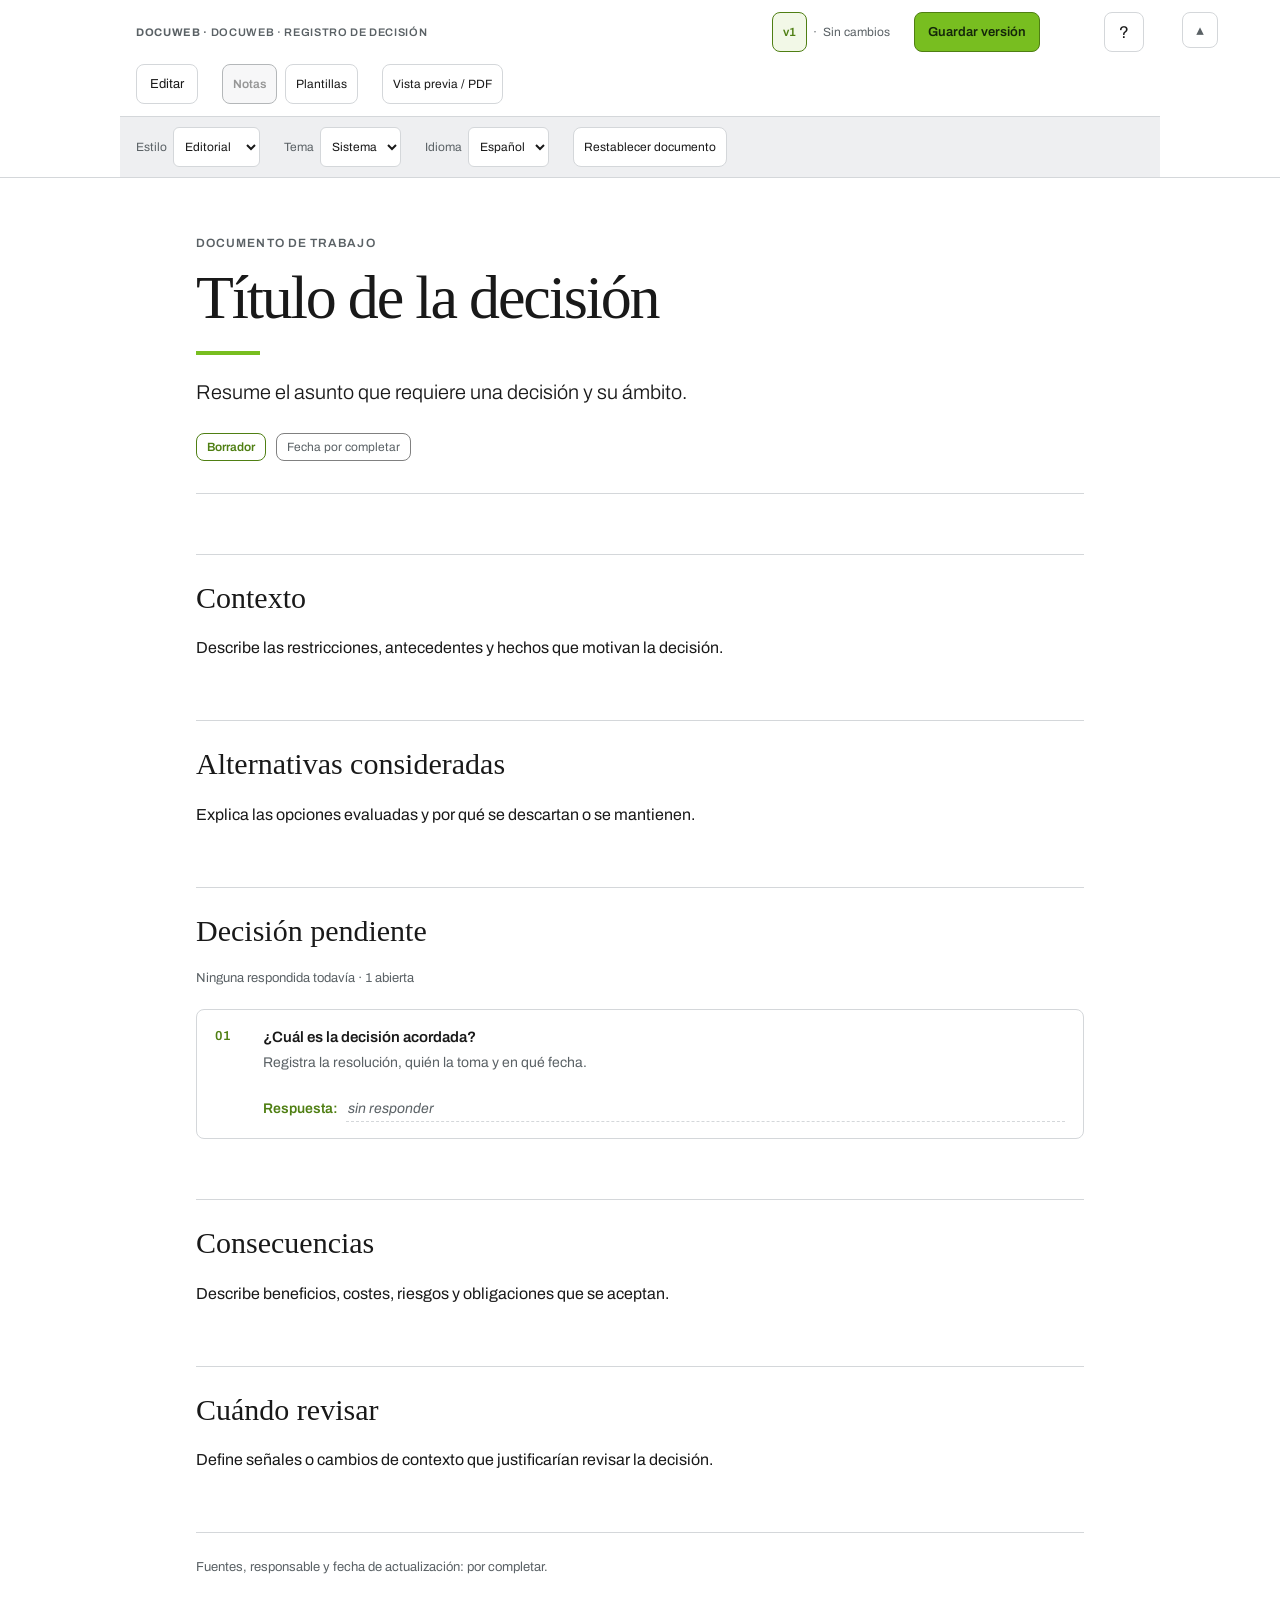
<file: templates/registro-decision.html>
<!doctype html>
<html lang="es" data-design="editorial">
<head>
<meta charset="utf-8">
<meta name="viewport" content="width=device-width, initial-scale=1, viewport-fit=cover">
<meta name="color-scheme" content="light dark">
<title>Registro de decisión</title>
<meta name="description" content="Contexto, decisión, consecuencias y condiciones de revisión.">
<link rel="preconnect" href="https://fonts.googleapis.com">
<link rel="preconnect" href="https://fonts.gstatic.com" crossorigin>
<link rel="stylesheet" href="https://fonts.googleapis.com/css2?family=Archivo:wght@300;400;600&display=swap">
<style>:root{--surface:#ffffff;--surface-2:#eeeff1;--ink:#191919;--ink-muted:#5a6165;--border:#d4d7da;--border-strong:#808080;--brand:#78be20;--brand-ink:#4f7f13;--brand-tint:#f2f8e7;--info:#0b96cc;--danger:#b3000f;--danger-tint:#fdeced;--note-tint:#e6f4fb;--note-ink:#0a6d94;--radius:4px}@media (prefers-color-scheme:dark){:root:not([data-theme="light"]){--surface:#16191b;--surface-2:#212629;--ink:#eef1f2;--ink-muted:#a4acb1;--border:#343b40;--border-strong:#5e676c;--brand:#8fd42e;--brand-ink:#a3dd52;--brand-tint:#1c2a11;--info:#4cb9e6;--danger:#ff7b7b;--danger-tint:#2c1517;--note-tint:#112c38;--note-ink:#6fcdf0}}:root[data-theme="dark"]{--surface:#16191b;--surface-2:#212629;--ink:#eef1f2;--ink-muted:#a4acb1;--border:#343b40;--border-strong:#5e676c;--brand:#8fd42e;--brand-ink:#a3dd52;--brand-tint:#1c2a11;--info:#4cb9e6;--danger:#ff7b7b;--danger-tint:#2c1517;--note-tint:#112c38;--note-ink:#6fcdf0}*{box-sizing:border-box}html,body{margin:0;padding:0}#document-content a{color:var(--brand-ink);text-underline-offset:2px}#document-content a:hover{color:var(--ink)}img{max-width:100%}[hidden]{display:none!important}body{container-type:inline-size;background:var(--surface);color:var(--ink);font-family:"Archivo",system-ui,-apple-system,"Segoe UI",sans-serif;line-height:1.5;-webkit-font-smoothing:antialiased}.page{max-width:1040px;margin:0 auto;padding-inline:16px;padding-block:32px 72px;display:flex;flex-direction:column;gap:56px}.appbar{position:sticky;top:env(safe-area-inset-top,0px);z-index:40;background:var(--surface);border-bottom:1px solid var(--border)}.appbar-inner{max-width:1040px;margin:0 auto;padding:10px 16px;display:flex;align-items:center;gap:10px;flex-wrap:wrap}.appbar .brandmark{font-size:12px;font-weight:600;letter-spacing:.09em;text-transform:uppercase;color:var(--ink-muted);margin-right:auto}.btn{font:inherit;font-size:13px;line-height:1;padding:9px 13px;border-radius:var(--radius);border:1px solid var(--border-strong);background:var(--surface);color:var(--ink);cursor:pointer;white-space:nowrap}.btn:hover{background:var(--surface-2)}.btn:focus-visible{outline:2px solid var(--info);outline-offset:2px}.btn[aria-pressed="true"]{background:var(--brand);border-color:var(--brand-ink);color:#14260a;font-weight:600}.btn--primary{background:var(--brand);border-color:var(--brand-ink);color:#14260a;font-weight:600}.btn--primary:hover{background:var(--brand-ink);color:#fff}.btn--ghost{border-color:var(--border)}.btn:disabled{opacity:.45;cursor:not-allowed}.btn--sm{padding:7px 10px;font-size:12px}.dirty{font-size:12px;color:var(--danger);font-weight:600;display:inline-flex;align-items:center;gap:6px}.dirty::before{content:"";width:7px;height:7px;border-radius:50%;background:var(--danger)}.saved{font-size:12px;color:var(--ink-muted)}.kicker{font-size:12px;font-weight:600;letter-spacing:.09em;text-transform:uppercase;color:var(--ink-muted);margin:0 0 12px}h1{font-size:clamp(30px,5vw,46px);line-height:1.14;font-weight:600;letter-spacing:-.015em;margin:0 0 20px;text-wrap:balance}h1::after{content:"";display:block;width:4rem;height:4px;background:var(--brand);margin-top:20px}.lede{font-size:17px;font-weight:300;line-height:1.6;max-width:62ch;margin:0}.lede strong{font-weight:600}.meta{display:flex;flex-wrap:wrap;gap:8px 10px;margin-top:24px}.pill{font-size:12px;line-height:1;padding:7px 10px;border:1px solid var(--border-strong);border-radius:var(--radius);color:var(--ink-muted)}.pill.is-draft{border-color:var(--brand-ink);color:var(--brand-ink);font-weight:600}section{display:flex;flex-direction:column;gap:20px}h2{font-size:24px;font-weight:600;line-height:1.25;margin:0;text-wrap:balance}h2::after{content:"";display:block;width:4rem;height:4px;background:var(--brand);margin-top:14px}h3{font-size:16px;font-weight:600;margin:0}p{margin:0;max-width:68ch}body.editing-content [data-measure]{position:relative}body.editing-content [data-measure]::after{content:"";position:absolute;top:0;right:-9px;width:11px;height:100%;cursor:ew-resize;border-right:2px solid var(--brand-ink);opacity:0}body.editing-content [data-measure]:hover::after{opacity:.35}body.editing-content [data-measure].is-measuring::after{opacity:1}code{font-family:ui-monospace,SFMono-Regular,"SF Mono",Menlo,monospace;font-size:.88em;background:var(--surface-2);padding:1px 5px;border-radius:2px}figure{margin:0;display:flex;flex-direction:column;gap:14px}.figtools{display:flex;flex-wrap:wrap;gap:8px;align-items:center;justify-content:flex-end}body.editing .figtools{justify-content:flex-start;padding:10px;border:1px solid var(--border);border-bottom:none;border-radius:var(--radius) var(--radius) 0 0;background:var(--surface-2)}.figtools .sep{flex:1}.figtools .hint{font-size:12px;color:var(--ink-muted)}figure.is-wide{width:100cqw;max-width:none;margin-inline:calc(50% - 50cqw);padding-inline:16px}figure.is-wide .canvas{border-radius:var(--radius)}.canvas{overflow:auto;border:1px solid var(--border);border-radius:var(--radius);background:var(--surface);padding:20px 16px}body.editing .canvas{border-radius:0 0 var(--radius) var(--radius)}.canvas svg{display:block;height:auto;width:100%}.canvas--wide svg{min-width:880px}.canvas--mid svg{min-width:640px}body.editing .canvas svg{touch-action:none}figcaption{font-size:14px;color:var(--ink-muted);max-width:68ch;line-height:1.55}figcaption b{color:var(--ink);font-weight:600}.legend{display:flex;flex-wrap:wrap;gap:10px 22px;font-size:13px;color:var(--ink-muted)}.legend span{display:inline-flex;align-items:center;gap:8px}.swatch{width:26px;height:14px;border-radius:2px;flex:none}.sw-new{background:var(--brand-tint);border:1.5px solid var(--brand-ink)}.sw-out{border:1px dashed var(--border-strong)}.sw-dead{background:var(--danger-tint);border:1px dashed var(--danger)}.n-box{fill:var(--surface);stroke:var(--border-strong);stroke-width:1}.n-new{fill:var(--brand-tint);stroke:var(--brand-ink);stroke-width:1.75}.n-out{fill:var(--surface);stroke:var(--border-strong);stroke-width:1;stroke-dasharray:5 4}.n-dead{fill:var(--danger-tint);stroke:var(--danger);stroke-width:1;stroke-dasharray:5 4}.n-chip{fill:var(--surface-2);stroke:none}.n-chipdead{fill:var(--danger-tint);stroke:var(--danger);stroke-width:1;stroke-dasharray:4 3}.n-divider{fill:none;stroke:var(--info);stroke-width:1.5;stroke-dasharray:7 5}.n-label{fill:none;stroke:none}.n-note{fill:var(--note-tint);stroke:var(--note-ink);stroke-width:1.25}.t-note{fill:var(--ink);font-size:12.5px}.t-noteby{fill:var(--note-ink);font-size:11px;font-weight:600}.e-note{stroke:var(--note-ink);stroke-width:1.25;fill:none;stroke-dasharray:3 3}.p-note{fill:var(--note-ink)}body.no-notes .note-layer{display:none}.t-title{fill:var(--ink);font-size:15px;font-weight:600}.t-title.sm{font-size:13.5px}.node-link{cursor:pointer}.node-link text:first-of-type{text-decoration:underline;text-underline-offset:2px}body.editing .node-link{cursor:default}.t-sub{fill:var(--ink-muted);font-size:12.5px}.t-sub.sm{font-size:12px}.t-dead{fill:var(--danger)}.t-edge{fill:var(--ink-muted);font-size:12px}.t-edge.new{fill:var(--brand-ink);font-weight:600}.t-edge.dead{fill:var(--danger)}.e-line{stroke:var(--ink-muted);stroke-width:1.5;fill:none}.e-new{stroke:var(--brand-ink);stroke-width:2;fill:none}.e-dead{stroke:var(--danger);stroke-width:1.5;fill:none;stroke-dasharray:5 4}.h-line{fill:var(--ink-muted)}.h-new{fill:var(--brand-ink)}.h-dead{fill:var(--danger)}.hit{fill:transparent;stroke:transparent;stroke-width:10}.hitlbl{fill:transparent;stroke:none}body.editing [data-elabel]{cursor:move}.canvas svg text{pointer-events:none;user-select:none;-webkit-user-select:none}body.editing .node,body.editing .edge{cursor:pointer}body.editing .node.dragging{cursor:grabbing}.sel-ring{fill:none;stroke:var(--info);stroke-width:2;stroke-dasharray:4 3;pointer-events:none}.marquee{fill:var(--info);fill-opacity:.08;stroke:var(--info);stroke-width:1;stroke-dasharray:4 3;pointer-events:none}.handle{fill:var(--surface);stroke:var(--info);stroke-width:1.75;cursor:nwse-resize}.wp{fill:var(--surface);stroke:var(--info);stroke-width:1.75;cursor:move}.anch{fill:var(--surface);stroke:var(--info);stroke-width:1.25;opacity:.55;cursor:pointer}.anch:hover{opacity:1;stroke-width:2}.anch.is-on{fill:var(--info);opacity:1}.endp{fill:var(--info);stroke:var(--surface);stroke-width:1.5;cursor:move}.connect-src{stroke:var(--info)!important;stroke-width:2.5!important}.props{position:fixed;right:16px;bottom:16px;z-index:50;width:360px;max-width:calc(100vw - 32px);background:var(--surface);border:1px solid var(--border-strong);border-radius:var(--radius);box-shadow:0 4px 20px rgba(25,25,25,.2);padding:16px;display:none;flex-direction:column;gap:12px;max-height:min(80vh,760px);overflow:auto}.props.open{display:flex}.props header{display:flex;align-items:center;gap:8px}.props header h3{font-size:14px;margin-right:auto}.field{display:flex;flex-direction:column;gap:5px}.field label{font-size:11px;font-weight:600;letter-spacing:.06em;text-transform:uppercase;color:var(--ink-muted)}.field input,.field select,.field textarea{font:inherit;font-size:13px;padding:8px 9px;border:1px solid var(--border-strong);border-radius:var(--radius);background:var(--surface);color:var(--ink);width:100%}.field textarea{resize:vertical;line-height:1.45;min-height:76px}.field input:focus,.field select:focus,.field textarea:focus{outline:2px solid var(--info);outline-offset:1px;border-color:var(--info)}.props-actions{display:flex;gap:8px;flex-wrap:wrap}.btn--danger{border-color:var(--danger);color:var(--danger)}.btn--danger:hover{background:var(--danger-tint)}.revbadge{font:inherit;font-size:12px;font-weight:600;line-height:1;padding:7px 10px;border-radius:var(--radius);border:1px solid var(--brand-ink);background:var(--brand-tint);color:var(--brand-ink);cursor:pointer;font-variant-numeric:tabular-nums}.revbadge:hover{background:var(--brand);color:#14260a}.revbadge:focus-visible{outline:2px solid var(--info);outline-offset:2px}.overlay{position:fixed;top:0;right:0;bottom:0;left:0;inset:0;z-index:60;background:rgba(25,25,25,.6);display:flex;align-items:safe center;justify-content:center;padding:16px}.modal{background:var(--surface);border:1px solid var(--border-strong);border-radius:var(--radius);padding:22px;width:420px;max-width:100%;max-height:min(85vh,760px);overflow:auto;display:flex;flex-direction:column;gap:14px;box-shadow:0 4px 20px rgba(25,25,25,.2)}.modal h3{font-size:18px}.modal .field input{width:100%}.modal p{font-size:13.5px;color:var(--ink-muted);line-height:1.5}.histlist{display:flex;flex-direction:column;gap:0;border:1px solid var(--border);border-radius:var(--radius)}.histrow{display:grid;grid-template-columns:44px 1fr;gap:12px;padding:12px 14px;border-bottom:1px solid var(--border);font-size:13.5px}.histrow:last-child{border-bottom:none}.histrow.is-current{background:var(--brand-tint)}.histrow .r{font-weight:600;color:var(--brand-ink);font-variant-numeric:tabular-nums}.histrow .who{color:var(--ink-muted);font-size:12.5px}.histempty{margin:0;padding:12px 14px;font-size:13.5px;color:var(--ink-muted)}.notice{display:none;gap:12px;align-items:flex-start;border:1px solid var(--brand-ink);background:var(--brand-tint);border-radius:var(--radius);padding:14px 16px;font-size:13.5px;line-height:1.5}.notice.open{display:flex}.notice p{margin:0;flex:1;color:var(--ink)}.notes{display:grid;grid-template-columns:repeat(auto-fit,minmax(260px,1fr));gap:16px}.note{border:1px solid var(--border);border-radius:var(--radius);padding:18px;display:flex;flex-direction:column;gap:8px}.note h3{font-size:15px}.note p{font-size:14px;color:var(--ink-muted);line-height:1.55}.note .src{font-size:12px;color:var(--ink-muted);font-family:ui-monospace,SFMono-Regular,Menlo,monospace}.tablewrap{overflow-x:auto;border:1px solid var(--border);border-radius:var(--radius)}table{border-collapse:collapse;width:100%;min-width:560px;font-size:14px}th,td{text-align:left;padding:13px 16px;border-bottom:1px solid var(--border);vertical-align:top}thead th{font-size:12px;font-weight:600;letter-spacing:.06em;text-transform:uppercase;color:var(--ink-muted);background:var(--surface-2)}tbody tr:last-child td{border-bottom:none}.tag{display:inline-block;font-size:12px;line-height:1;padding:5px 8px;border-radius:2px;background:var(--surface-2);color:var(--ink-muted);white-space:nowrap}.tag.is-new{background:var(--brand-tint);color:var(--brand-ink);font-weight:600}ol.decisions{margin:0;padding:0;list-style:none;border:1px solid var(--border);border-radius:var(--radius)}ol.decisions li{display:grid;grid-template-columns:34px 1fr;gap:14px;padding:16px 18px;border-bottom:1px solid var(--border)}ol.decisions li:last-child{border-bottom:none}ol.decisions li.is-answered{background:var(--brand-tint)}.num{font-size:13px;font-weight:600;color:var(--brand-ink);font-variant-numeric:tabular-nums;padding-top:1px}.decision-q{font-weight:600;font-size:15px;margin-bottom:4px}.decision-w{font-size:14px;color:var(--ink-muted);line-height:1.55}.answer{display:flex;gap:8px;align-items:flex-start;margin-top:10px}.answer .lbl{font-size:14px;font-weight:600;line-height:1.55;color:var(--brand-ink);white-space:nowrap}.answer textarea{flex:1;min-width:0;font:inherit;font-size:14px;line-height:1.55;color:var(--ink);background:transparent;border:0;border-bottom:1px dashed var(--border);border-radius:0;padding:0 2px 2px;margin:0;resize:none;overflow:hidden}.answer textarea::placeholder{color:var(--ink-muted);font-style:italic}.answer textarea:hover{border-bottom-color:var(--border-strong)}.answer textarea:focus{outline:none;border-bottom:1px solid var(--brand-ink)}.deccount{font-size:13px;color:var(--ink-muted);font-variant-numeric:tabular-nums}footer{border-top:1px solid var(--border);padding-top:24px;font-size:13px;color:var(--ink-muted);line-height:1.6;display:flex;flex-direction:column;gap:8px}footer p{max-width:72ch}@media (max-width:560px){.page{padding-block:24px 48px;gap:44px}ol.decisions li{grid-template-columns:24px 1fr;gap:10px;padding:14px}.props{left:16px;right:16px;bottom:8px;width:auto}}:root{--radius:8px}#document-content{display:flex;flex-direction:column;gap:48px;min-width:0}#document-content>header{padding:24px 0 32px;border-bottom:1px solid var(--border)}#document-content>section{min-width:0}.appbar-inner{position:relative;display:grid;grid-template-rows:1fr;padding:0;gap:0;align-items:stretch;transition:grid-template-rows .24s ease,opacity .18s ease}.appbar-stack{overflow:hidden;min-height:0;display:flex;flex-direction:column;align-items:stretch;gap:12px;padding:12px 16px 0;transition:visibility 0s,padding-top .24s ease}body.chrome-hidden .appbar-inner{grid-template-rows:0fr;opacity:0}body.chrome-hidden .appbar-stack{visibility:hidden;padding-top:0;transition:visibility 0s .24s,padding-top .24s ease}@media (prefers-reduced-motion:reduce){.appbar-inner{transition:none}body.chrome-hidden .appbar-stack{transition:none}}.appbar-heading,.appbar-actions,.menu-content,.appbar-preferences{display:flex;align-items:center;gap:8px}.appbar-heading{padding-right:104px;min-width:0}.document-identity{flex:1;min-width:0;overflow:hidden;text-overflow:ellipsis;white-space:nowrap;font-size:11px;letter-spacing:.06em;text-transform:uppercase;color:var(--ink-muted)}.appbar .brandmark{font-size:11px;letter-spacing:inherit;margin:0}.product-name{font-weight:700}.document-state{display:flex;align-items:center;gap:6px;white-space:nowrap;color:var(--ink-muted);font-size:12px;margin-right:16px}.appbar .revbadge{min-height:40px}.appbar .btn,.appbar select{min-height:40px;box-shadow:none;border-color:var(--border)}.appbar .btn[aria-pressed=true]{background:var(--surface-2);border-color:var(--ink-muted);color:var(--ink);font-weight:600}.appbar #btn-help{position:absolute;right:16px;top:12px;width:40px;font-size:17px}.appbar #btn-chrome{position:absolute;right:62px;top:12px;width:36px;min-height:36px;padding:0;font-size:15px;line-height:1;color:var(--ink-muted)}.appbar #btn-chrome:hover{color:var(--ink)}body.chrome-hidden .appbar{background:transparent;border-bottom-color:transparent}body.chrome-hidden .appbar #btn-chrome{right:16px;top:10px;width:auto;min-height:34px;padding:0 12px;gap:6px;font-size:13px;background:var(--surface);border-color:var(--border);box-shadow:0 1px 6px rgba(25,25,25,.12)}body.chrome-hidden .appbar #btn-chrome:hover{color:var(--ink);border-color:var(--border-strong)}.appbar #btn-save{margin-left:auto;border-color:var(--brand-ink)}.appbar:has(#status.dirty) #btn-save{outline:2px solid var(--brand-tint);outline-offset:2px}.appbar .dirty::before{display:none}.appbar-actions{gap:24px;flex-wrap:wrap}.appbar-preferences{background:var(--surface-2);margin:0 -16px;padding:10px 16px;border-top:1px solid var(--border);gap:24px;flex-wrap:wrap}.mobile-control,.mobile-label{display:none}.document-controls{display:flex;flex-wrap:wrap;gap:24px;align-items:center}.document-controls label{font-size:12px;color:var(--ink-muted);display:flex;gap:6px;align-items:center}.document-controls select{font:inherit;color:var(--ink);background:var(--surface);border:1px solid var(--border);border-radius:6px;padding:7px}.content-tools{display:none;padding:12px 0;border-top:1px solid var(--border);gap:8px;flex-wrap:wrap}body.editing-content .content-tools{display:flex}[contenteditable=true]{outline:1px dashed var(--border-strong);outline-offset:5px;cursor:text;white-space:pre-wrap;min-height:1.2em}[contenteditable=true]:focus{outline:2px solid var(--info);border-radius:2px}.metric-grid{display:grid;grid-template-columns:repeat(3,minmax(0,1fr));gap:16px}.metric{border:1px solid var(--border);border-radius:var(--radius);padding:22px;background:var(--surface-2)}.metric h3{font-size:13px;color:var(--ink-muted);margin-bottom:12px}.metric p{font-size:26px;font-weight:600;line-height:1.2}.callout{padding:22px;border-left:4px solid var(--brand-ink);background:var(--brand-tint);border-radius:0 var(--radius) var(--radius) 0;display:grid;gap:10px}.template-grid{display:grid;grid-template-columns:repeat(2,minmax(0,1fr));gap:12px;margin-top:18px}.template-card{white-space:normal;text-align:left;line-height:1.5;padding:20px;display:flex;flex-direction:column;gap:8px}.template-card small{font-size:12px;color:var(--ink-muted)}.template-preview{height:48px;display:flex;gap:5px;align-items:flex-end}.template-preview i{display:block;width:22%;background:var(--border);height:60%;border-radius:3px}.template-preview i:first-child{height:100%;background:var(--brand-ink)}:root[data-design=editorial] #document-content{gap:60px}:root[data-design=editorial] .page{max-width:920px}:root[data-design=editorial] #document-content h1{font:500 clamp(38px,6vw,62px)/1.08 Georgia,serif;letter-spacing:-.035em}:root[data-design=editorial] #document-content h2{font-family:Georgia,serif;font-size:30px;font-weight:500}:root[data-design=editorial] #document-content h2::after{display:none}:root[data-design=editorial] #document-content>section{padding-top:24px;border-top:1px solid var(--border)}:root[data-design=editorial] .lede{font-size:20px;line-height:1.7}:root[data-design=executive] #document-content>header{padding:32px;border-radius:14px;background:var(--surface-2);border:1px solid var(--border)}:root[data-design=executive] #document-content h1{font-size:clamp(32px,5vw,48px);max-width:22ch}:root[data-design=executive] #document-content h2::after{width:28px;height:3px;margin-top:10px}:root[data-design=executive] #document-content>section{gap:18px}:root[data-design=technical] #document-content h2{font-size:22px}:root[data-design=technical] .canvas{background-image:radial-gradient(var(--border) .6px,transparent .6px);background-size:16px 16px}.answer-print{display:none;white-space:pre-wrap;overflow-wrap:anywhere}ol.decisions li>.answer{grid-column:2;min-width:0}.answer-print{flex:1;min-width:0}.appearance-group{border-top:1px solid var(--border);margin-top:14px;padding-top:12px}.appearance-group summary{font-size:13px;font-weight:600;cursor:pointer;padding:4px 0}.appearance-fields{display:flex;flex-direction:column;gap:12px;padding-top:12px}.appearance-grid{display:grid;grid-template-columns:1fr 1fr;gap:10px}.color-controls{display:flex;gap:6px;align-items:center}.color-controls input[type=color]{width:40px;height:36px;padding:3px;flex:none;cursor:pointer}.color-controls input[type=text]{min-width:0;flex:1;font-family:monospace}.color-field>.btn{align-self:flex-start}.appearance-actions{border-top:1px solid var(--border);padding-top:12px;margin:12px 0}.section-controls{display:flex;gap:8px;flex-wrap:wrap;padding:10px;background:var(--surface-2);border:1px dashed var(--border);border-radius:var(--radius)}@media print{.section-controls{display:none!important}}#props-body{display:flex;flex-direction:column;gap:8px}.props>header{position:sticky;top:-16px;background:var(--surface);z-index:1;padding:10px 0}.tablewrap th,.tablewrap td{overflow-wrap:anywhere}@media(max-width:600px){.metric-grid,.template-grid{grid-template-columns:1fr}.appbar{position:static}.appbar-heading{padding:0}.document-state,.desktop-label,.product-name{display:none}.mobile-control,.mobile-label{display:inline-flex}.appbar .btn,.appbar select{min-height:44px}.appbar-inner{padding-bottom:12px;gap:8px}.appbar-actions{gap:8px;flex-wrap:nowrap;justify-content:space-between}.toolbar-menu{position:relative}.toolbar-menu .menu-content{display:none;position:absolute;top:calc(100% + 6px);left:0;z-index:45;padding:8px;min-width:180px;flex-direction:column;align-items:stretch;background:var(--surface);border:1px solid var(--border);border-radius:8px}.toolbar-menu.is-open .menu-content{display:flex}.secondary-menu{order:3}.secondary-menu .menu-content{left:auto;right:0}.appbar #btn-help{position:static;width:auto;font-size:13px}.appbar #btn-help::after{content:' ' attr(aria-label)}.appbar-preferences{display:none;margin-bottom:-12px}.appbar-preferences.is-open{display:flex}.document-controls{flex-direction:column;align-items:stretch;gap:8px}.document-controls label{justify-content:space-between}.document-controls select{min-width:60%}.document-controls{width:100%}:root[data-design=executive] #document-content>header{padding:22px}#document-content{gap:36px}}@page{size:A4;margin:17mm 16mm 18mm}@media print{:root,:root[data-theme],:root:not([data-theme=light]){--surface:#fff;--surface-2:#f3f4f5;--ink:#191919;--ink-muted:#50565a;--border:#c9cdd0;--border-strong:#747b80;--brand:#78be20;--brand-ink:#436d10;--brand-tint:#f2f8e7;--info:#096889;--danger:#a40014;--danger-tint:#fff0f0;--note-tint:#edf6fa;--note-ink:#075e80;color-scheme:light}*{-webkit-print-color-adjust:exact;print-color-adjust:exact}body{background:white;font-size:10pt}.appbar,.content-tools,.notice,.props,.overlay,.figtools,body.editing .figtools{display:none!important}.page{display:block!important;max-width:none!important;padding:0!important;margin:0!important}#document-content{display:block!important}#document-content>header{margin-bottom:9mm;padding-top:0}#document-content>section{display:block;margin:0 0 9mm;padding-top:0}#document-content>section>*+*{margin-top:4mm}#document-content h1{font-size:30pt!important}#document-content h2{font-size:18pt!important;break-after:avoid}h3{break-after:avoid}p,li{orphans:3;widows:3}figure,.metric,.note,.callout,ol.decisions li{break-inside:avoid}figure.is-wide{width:auto!important;margin-inline:0!important;padding-inline:0!important}.canvas{overflow:visible;padding:8px;background-image:none!important}.canvas svg{width:100%!important;min-width:0!important;max-height:180mm}.tablewrap{overflow:visible}table{width:100%;min-width:0!important;table-layout:fixed}thead{display:table-header-group}tr{break-inside:avoid}.answer textarea{display:none!important}.answer-print{display:block}[contenteditable]{outline:none!important}.sel-ring,.handle,.wp,.marquee{display:none!important}footer{margin-top:8mm;padding-top:4mm;border-top:1px solid var(--border)}}</style>
</head>
<body>

<div class="appbar">
  <button type="button" class="btn btn--sm" id="btn-chrome" aria-controls="appbar-stack" aria-expanded="true" aria-label="Ocultar la barra" title="Ocultar la barra">▴</button>
  <div class="appbar-inner" id="appbar-inner">
    <div class="appbar-stack" id="appbar-stack">
    <div class="appbar-heading">
    <button type="button" class="btn mobile-control" id="btn-menu" data-panel="preferences" aria-controls="preferences" aria-expanded="false" data-i18n-aria-label="appbar.preferences" aria-label="Preferencias">☰</button>
    <div class="document-identity"><span class="product-name">docuweb · </span><span class="brandmark">docuweb · Registro de decisión</span></div>
    <div class="document-state" aria-live="polite">
    <button type="button" class="revbadge" id="btn-history" data-i18n-title="appbar.history.title" title="Ver el historial de versiones de este fichero">v1</button>
    <span aria-hidden="true">·</span><span id="status" class="saved" data-i18n="status.clean">Sin cambios</span>
    </div>
    <button type="button" class="btn btn--primary" id="btn-save"><span class="desktop-label" data-i18n="appbar.save">Guardar versión</span><span class="mobile-label" data-i18n="appbar.saveShort">Guardar</span></button>
    </div>
    <div class="appbar-actions">
    <button type="button" class="btn" id="btn-edit" aria-pressed="false" data-i18n-title="appbar.edit.title" title="Edita el texto y los diagramas del documento" data-i18n="appbar.edit">Editar</button>
    <div class="toolbar-menu secondary-menu" id="secondary-menu">
    <button type="button" class="btn mobile-control" data-panel="secondary-menu" aria-controls="secondary-actions" aria-expanded="false" data-i18n-aria-label="appbar.more" aria-label="Más">•••</button>
    <div class="menu-content" id="secondary-actions">
    <button type="button" class="btn btn--sm" id="btn-notes" aria-pressed="true" data-i18n-title="appbar.notes.title" title="Muestra u oculta las notas de revisión" data-i18n="appbar.notes">Notas</button>
    <button type="button" class="btn btn--sm btn--ghost" id="btn-help" data-i18n-title="appbar.help.title" data-i18n-aria-label="appbar.help" aria-label="Ayuda" title="Cómo se edita este documento">?</button>
    <button type="button" class="btn btn--sm" id="btn-templates" data-i18n="appbar.templates">Plantillas</button>
    </div></div>
    <button type="button" class="btn btn--sm" id="btn-print" data-i18n="appbar.print">Imprimir / PDF</button>
    </div>
    <div class="appbar-preferences" id="preferences">
    <div class="document-controls"><label><span data-i18n="appbar.style">Estilo</span> <select id="design-select"><option value="technical" data-i18n="style.technical">Técnico</option><option value="editorial" data-i18n="style.editorial">Editorial</option><option value="executive" data-i18n="style.executive">Ejecutivo</option></select></label><label><span data-i18n="appbar.theme">Tema</span> <select id="theme-select"><option value="auto" data-i18n="theme.auto">Sistema</option><option value="light" data-i18n="theme.light">Claro</option><option value="dark" data-i18n="theme.dark">Oscuro</option></select></label><label><span data-i18n="appbar.lang">Idioma</span> <select id="lang-select"><option value="es">Español</option><option value="en">English</option></select></label></div>
    <button type="button" class="btn btn--ghost btn--sm" id="btn-reset" data-i18n-title="appbar.reset.title" title="Vuelve al contenido y los ajustes guardados en este fichero" data-i18n="appbar.reset">Restablecer documento</button>
    </div>
    </div>
  </div>
</div>

<div class="page">

  <div class="notice" id="notice">
    <p id="notice-text"></p>
    <button type="button" class="btn btn--sm" id="notice-dismiss" data-i18n="notice.dismiss">Entendido</button>
  </div>

  <div id="document-content">
  <!-- ═══════════════ CONTENIDO DEL DOCUMENTO ═══════════════
       Todo lo que hay entre esta marca y la de cierre es tuyo.
       El resto del fichero es el motor: no hace falta tocarlo.
  ════════════════════════════════════════════════════════ -->
<header><p class="kicker">Documento de trabajo</p><h1>Título de la decisión</h1><p class="lede">Resume el asunto que requiere una decisión y su ámbito.</p><div class="meta"><span class="pill is-draft">Borrador</span><span class="pill">Fecha por completar</span></div></header><section><h2>Contexto</h2><p>Describe las restricciones, antecedentes y hechos que motivan la decisión.</p></section><section><h2>Alternativas consideradas</h2><p>Explica las opciones evaluadas y por qué se descartan o se mantienen.</p></section><section><h2>Decisión pendiente</h2><p class="deccount" id="dec-count"></p><ol class="decisions"><li data-decision="1"><span class="num">01</span><div><p class="decision-q">¿Cuál es la decisión acordada?</p><p class="decision-w">Registra la resolución, quién la toma y en qué fecha.</p></div><div class="answer"><span class="lbl">Respuesta:</span><textarea data-answer="1" rows="1" placeholder="sin responder"></textarea></div></li></ol></section><section><h2>Consecuencias</h2><p>Describe beneficios, costes, riesgos y obligaciones que se aceptan.</p></section><section><h2>Cuándo revisar</h2><p>Define señales o cambios de contexto que justificarían revisar la decisión.</p></section><footer><p>Fuentes, responsable y fecha de actualización: por completar.</p></footer>
  <!-- ═══════════════ FIN DEL CONTENIDO ═══════════════ -->
  </div>
  <div class="content-tools" data-i18n-aria-label="appbar.addContent" aria-label="Añadir contenido">
    <button class="btn btn--sm" type="button" data-add-block="header" data-i18n="add.header">+ Título</button>
    <button class="btn btn--sm" type="button" data-add-block="section" data-i18n="add.section">+ Sección</button>
    <button class="btn btn--sm" type="button" data-add-block="callout" data-i18n="add.callout">+ Aviso</button>
    <button class="btn btn--sm" type="button" data-add-block="table" data-i18n="add.table">+ Tabla</button>
    <button class="btn btn--sm" type="button" data-add-block="figure" data-i18n="add.diagram">+ Diagrama</button>
    <button class="btn btn--sm" type="button" data-add-block="decision" data-i18n="add.decision">+ Decisión</button>
    <button class="btn btn--sm" type="button" id="btn-link" data-i18n-title="add.link.title" title="Convierte el texto seleccionado en un enlace" data-i18n="add.link">Enlace</button>
    <button class="btn btn--sm" type="button" id="btn-content-undo" data-i18n="add.undo">Deshacer</button>
    <button class="btn btn--sm" type="button" id="btn-content-redo" data-i18n="add.redo">Rehacer</button>
  </div>
</div>

<div class="overlay" id="overlay" hidden>
  <div class="modal" role="dialog" aria-modal="true" aria-labelledby="modal-title">
    <h3 id="modal-title">Grabar versión</h3>
    <div id="modal-body"></div>
    <div class="props-actions" id="modal-actions"></div>
  </div>
</div>

<div class="props" id="props" role="dialog" data-i18n-aria-label="props.aria" aria-label="Propiedades del elemento seleccionado">
  <header>
    <h3 id="props-title" data-i18n="props.title">Propiedades</h3>
    <button type="button" class="btn btn--sm btn--ghost" id="props-close" data-i18n-aria-label="modal.close" aria-label="Cerrar" data-i18n="modal.close">Cerrar</button>
  </header>
  <div id="props-body"></div>
</div>

<script id="diagram-data" type="application/json">
{
  "version": 1,
  "meta": {"rev":1,"savedAt":"","savedBy":"","history":[]},
  "answers": {},
  "figures": {},
  "document": {"design":"editorial","theme":"auto"}
}
</script>

<script id="template-data" type="application/json">[{"id":"propuesta-tecnica","title":"Propuesta técnica","description":"Del problema a una recomendación con alternativas y decisiones.","design":"technical","html":"<header><p class=\"kicker\">Documento de trabajo<\/p><h1>Título de la propuesta<\/h1><p class=\"lede\">Resume el cambio propuesto, a quién beneficia y por qué merece la pena.<\/p><div class=\"meta\"><span class=\"pill is-draft\">Borrador<\/span><span class=\"pill\">Fecha por completar<\/span><\/div><\/header><section><h2>Problema y alcance<\/h2><p>Describe el problema con evidencia. Delimita qué se incluye y qué queda fuera.<\/p><\/section><section><h2>Alternativas<\/h2><div class=\"tablewrap\"><table><thead><tr><th>Opción<\/th><th>Beneficio<\/th><th>Coste o limitación<\/th><\/tr><\/thead><tbody><tr><td>Situación actual<\/td><td>Por documentar<\/td><td>Por documentar<\/td><\/tr><tr><td>Propuesta<\/td><td>Por documentar<\/td><td>Por documentar<\/td><\/tr><\/tbody><\/table><\/div><\/section><section><h2>Arquitectura propuesta<\/h2><figure data-fig=\"f1\"><div class=\"figtools\" data-tools=\"f1\"><\/div><div class=\"canvas canvas--mid\"><svg data-svg=\"f1\" role=\"img\" aria-label=\"Entrada, proceso y resultado\"><\/svg><\/div><figcaption>Explica qué cambia y qué información pasa entre las piezas.<\/figcaption><\/figure><\/section><section><h2>Validación y riesgos<\/h2><p>Define cómo comprobar el resultado, qué podría fallar y cómo revertir el cambio.<\/p><\/section><section><h2>Decisión pendiente<\/h2><p class=\"deccount\" id=\"dec-count\"><\/p><ol class=\"decisions\"><li data-decision=\"1\"><span class=\"num\">01<\/span><div><p class=\"decision-q\">¿Se aprueba la propuesta?<\/p><p class=\"decision-w\">Indica responsable, condiciones y fecha de revisión.<\/p><\/div><div class=\"answer\"><span class=\"lbl\">Respuesta:<\/span><textarea data-answer=\"1\" rows=\"1\" placeholder=\"sin responder\"><\/textarea><\/div><\/li><\/ol><\/section><footer><p>Fuentes, responsable y fecha de actualización: por completar.<\/p><\/footer>","figures":{"f1":{"w":704,"h":224,"nodes":[{"id":"n0","x":32,"y":64,"w":176,"h":64,"kind":"box","title":"Entrada"},{"id":"n1","x":256,"y":64,"w":176,"h":64,"kind":"new","title":"Proceso"},{"id":"n2","x":480,"y":64,"w":176,"h":64,"kind":"box","title":"Resultado"}],"edges":[{"id":"e0","from":"n0","to":"n1","label":"envía"},{"id":"e1","from":"n1","to":"n2","label":"envía"}]}},"i18n":{"en":{"title":"Technical proposal","description":"From the problem to a recommendation, with alternatives and decisions.","html":"<header><p class=\"kicker\">Working document<\/p><h1>Proposal title<\/h1><p class=\"lede\">Summarise the proposed change, who benefits and why it is worth it.<\/p><div class=\"meta\"><span class=\"pill is-draft\">Draft<\/span><span class=\"pill\">Date to be filled in<\/span><\/div><\/header><section><h2>Problem and scope<\/h2><p>Describe the problem with evidence. Delimit what is included and what is left out.<\/p><\/section><section><h2>Alternatives<\/h2><div class=\"tablewrap\"><table><thead><tr><th>Option<\/th><th>Benefit<\/th><th>Cost or limitation<\/th><\/tr><\/thead><tbody><tr><td>Current situation<\/td><td>To be documented<\/td><td>To be documented<\/td><\/tr><tr><td>Proposal<\/td><td>To be documented<\/td><td>To be documented<\/td><\/tr><\/tbody><\/table><\/div><\/section><section><h2>Proposed architecture<\/h2><figure data-fig=\"f1\"><div class=\"figtools\" data-tools=\"f1\"><\/div><div class=\"canvas canvas--mid\"><svg data-svg=\"f1\" role=\"img\" aria-label=\"Input, process and output\"><\/svg><\/div><figcaption>Explain what changes and what information moves between the pieces.<\/figcaption><\/figure><\/section><section><h2>Validation and risks<\/h2><p>Define how to check the result, what could fail and how to revert the change.<\/p><\/section><section><h2>Pending decision<\/h2><p class=\"deccount\" id=\"dec-count\"><\/p><ol class=\"decisions\"><li data-decision=\"1\"><span class=\"num\">01<\/span><div><p class=\"decision-q\">Is the proposal approved?<\/p><p class=\"decision-w\">State the owner, the conditions and the review date.<\/p><\/div><div class=\"answer\"><span class=\"lbl\">Answer:<\/span><textarea data-answer=\"1\" rows=\"1\" placeholder=\"unanswered\"><\/textarea><\/div><\/li><\/ol><\/section><footer><p>Sources, owner and date of last update: to be completed.<\/p><\/footer>","figures":{"f1":{"w":704,"h":224,"nodes":[{"id":"n0","x":32,"y":64,"w":176,"h":64,"kind":"box","title":"Input"},{"id":"n1","x":256,"y":64,"w":176,"h":64,"kind":"new","title":"Process"},{"id":"n2","x":480,"y":64,"w":176,"h":64,"kind":"box","title":"Output"}],"edges":[{"id":"e0","from":"n0","to":"n1","label":"sends"},{"id":"e1","from":"n1","to":"n2","label":"sends"}]}}}}},{"id":"informe-ejecutivo","title":"Informe ejecutivo","description":"Hallazgos, indicadores y próximos pasos para decidir.","design":"executive","html":"<header><p class=\"kicker\">Documento de trabajo<\/p><h1>Título del informe<\/h1><p class=\"lede\">Escribe la conclusión principal y la decisión que necesita el lector.<\/p><div class=\"meta\"><span class=\"pill is-draft\">Borrador<\/span><span class=\"pill\">Fecha por completar<\/span><\/div><\/header><section><h2>Indicadores<\/h2><div class=\"metric-grid\"><div class=\"metric\"><h3>Resultado<\/h3><p>Por medir<\/p><\/div><div class=\"metric\"><h3>Plazo<\/h3><p>Por medir<\/p><\/div><div class=\"metric\"><h3>Recursos<\/h3><p>Por medir<\/p><\/div><\/div><\/section><section><h2>Hallazgos<\/h2><p>Resume los hallazgos y explica la evidencia que los sostiene.<\/p><\/section><section><div class=\"callout\"><h3>Recomendación<\/h3><p>Describe la acción recomendada y su efecto esperado.<\/p><\/div><\/section><section><h2>Próximos pasos<\/h2><div class=\"tablewrap\"><table><thead><tr><th>Acción<\/th><th>Responsable<\/th><th>Fecha<\/th><\/tr><\/thead><tbody><tr><td>Por definir<\/td><td>Por asignar<\/td><td>Por acordar<\/td><\/tr><tr><td>Por definir<\/td><td>Por asignar<\/td><td>Por acordar<\/td><\/tr><\/tbody><\/table><\/div><\/section><section><h2>Decisión pendiente<\/h2><p class=\"deccount\" id=\"dec-count\"><\/p><ol class=\"decisions\"><li data-decision=\"1\"><span class=\"num\">01<\/span><div><p class=\"decision-q\">¿Qué acción se autoriza?<\/p><p class=\"decision-w\">Indica alcance, responsable y recursos acordados.<\/p><\/div><div class=\"answer\"><span class=\"lbl\">Respuesta:<\/span><textarea data-answer=\"1\" rows=\"1\" placeholder=\"sin responder\"><\/textarea><\/div><\/li><\/ol><\/section><footer><p>Fuentes, responsable y fecha de actualización: por completar.<\/p><\/footer>","figures":{},"i18n":{"en":{"title":"Executive report","description":"Findings, indicators and next steps to decide on.","html":"<header><p class=\"kicker\">Working document<\/p><h1>Report title<\/h1><p class=\"lede\">Write the main conclusion and the decision the reader needs.<\/p><div class=\"meta\"><span class=\"pill is-draft\">Draft<\/span><span class=\"pill\">Date to be filled in<\/span><\/div><\/header><section><h2>Indicators<\/h2><div class=\"metric-grid\"><div class=\"metric\"><h3>Result<\/h3><p>To be measured<\/p><\/div><div class=\"metric\"><h3>Deadline<\/h3><p>To be measured<\/p><\/div><div class=\"metric\"><h3>Resources<\/h3><p>To be measured<\/p><\/div><\/div><\/section><section><h2>Findings<\/h2><p>Summarise the findings and explain the evidence behind them.<\/p><\/section><section><div class=\"callout\"><h3>Recommendation<\/h3><p>Describe the recommended action and its expected effect.<\/p><\/div><\/section><section><h2>Next steps<\/h2><div class=\"tablewrap\"><table><thead><tr><th>Action<\/th><th>Owner<\/th><th>Date<\/th><\/tr><\/thead><tbody><tr><td>To be defined<\/td><td>To be assigned<\/td><td>To be agreed<\/td><\/tr><tr><td>To be defined<\/td><td>To be assigned<\/td><td>To be agreed<\/td><\/tr><\/tbody><\/table><\/div><\/section><section><h2>Pending decision<\/h2><p class=\"deccount\" id=\"dec-count\"><\/p><ol class=\"decisions\"><li data-decision=\"1\"><span class=\"num\">01<\/span><div><p class=\"decision-q\">Which action is authorised?<\/p><p class=\"decision-w\">State the scope, the owner and the resources agreed.<\/p><\/div><div class=\"answer\"><span class=\"lbl\">Answer:<\/span><textarea data-answer=\"1\" rows=\"1\" placeholder=\"unanswered\"><\/textarea><\/div><\/li><\/ol><\/section><footer><p>Sources, owner and date of last update: to be completed.<\/p><\/footer>"}}},{"id":"plan-proyecto","title":"Plan de proyecto","description":"Objetivos, fases, responsables y riesgos en un mismo documento.","design":"executive","html":"<header><p class=\"kicker\">Documento de trabajo<\/p><h1>Nombre del proyecto<\/h1><p class=\"lede\">Describe el resultado que se busca y cómo se medirá su éxito.<\/p><div class=\"meta\"><span class=\"pill is-draft\">Borrador<\/span><span class=\"pill\">Fecha por completar<\/span><\/div><\/header><section><h2>Objetivo y alcance<\/h2><p>Define entregables, criterios de aceptación y exclusiones.<\/p><\/section><section><h2>Fases e hitos<\/h2><div class=\"tablewrap\"><table><thead><tr><th>Fase<\/th><th>Entregable<\/th><th>Responsable<\/th><th>Fecha<\/th><\/tr><\/thead><tbody><tr><td>Preparación<\/td><td>Por definir<\/td><td>Por asignar<\/td><td>Por acordar<\/td><\/tr><tr><td>Ejecución<\/td><td>Por definir<\/td><td>Por asignar<\/td><td>Por acordar<\/td><\/tr><tr><td>Validación<\/td><td>Por definir<\/td><td>Por asignar<\/td><td>Por acordar<\/td><\/tr><\/tbody><\/table><\/div><\/section><section><h2>Riesgos y dependencias<\/h2><div class=\"tablewrap\"><table><thead><tr><th>Riesgo<\/th><th>Impacto<\/th><th>Mitigación<\/th><\/tr><\/thead><tbody><tr><td>Por identificar<\/td><td>Por evaluar<\/td><td>Por definir<\/td><\/tr><\/tbody><\/table><\/div><\/section><section><h2>Decisión pendiente<\/h2><p class=\"deccount\" id=\"dec-count\"><\/p><ol class=\"decisions\"><li data-decision=\"1\"><span class=\"num\">01<\/span><div><p class=\"decision-q\">¿Se confirma el alcance y el calendario?<\/p><p class=\"decision-w\">Recoge las condiciones necesarias para iniciar el proyecto.<\/p><\/div><div class=\"answer\"><span class=\"lbl\">Respuesta:<\/span><textarea data-answer=\"1\" rows=\"1\" placeholder=\"sin responder\"><\/textarea><\/div><\/li><\/ol><\/section><footer><p>Fuentes, responsable y fecha de actualización: por completar.<\/p><\/footer>","figures":{},"i18n":{"en":{"title":"Project plan","description":"Goals, phases, owners and risks in a single document.","html":"<header><p class=\"kicker\">Working document<\/p><h1>Project name<\/h1><p class=\"lede\">Describe the result you are after and how its success will be measured.<\/p><div class=\"meta\"><span class=\"pill is-draft\">Draft<\/span><span class=\"pill\">Date to be filled in<\/span><\/div><\/header><section><h2>Goal and scope<\/h2><p>Define deliverables, acceptance criteria and exclusions.<\/p><\/section><section><h2>Phases and milestones<\/h2><div class=\"tablewrap\"><table><thead><tr><th>Phase<\/th><th>Deliverable<\/th><th>Owner<\/th><th>Date<\/th><\/tr><\/thead><tbody><tr><td>Preparation<\/td><td>To be defined<\/td><td>To be assigned<\/td><td>To be agreed<\/td><\/tr><tr><td>Execution<\/td><td>To be defined<\/td><td>To be assigned<\/td><td>To be agreed<\/td><\/tr><tr><td>Validation<\/td><td>To be defined<\/td><td>To be assigned<\/td><td>To be agreed<\/td><\/tr><\/tbody><\/table><\/div><\/section><section><h2>Risks and dependencies<\/h2><div class=\"tablewrap\"><table><thead><tr><th>Risk<\/th><th>Impact<\/th><th>Mitigation<\/th><\/tr><\/thead><tbody><tr><td>To be identified<\/td><td>To be assessed<\/td><td>To be defined<\/td><\/tr><\/tbody><\/table><\/div><\/section><section><h2>Pending decision<\/h2><p class=\"deccount\" id=\"dec-count\"><\/p><ol class=\"decisions\"><li data-decision=\"1\"><span class=\"num\">01<\/span><div><p class=\"decision-q\">Are the scope and the schedule confirmed?<\/p><p class=\"decision-w\">Collect the conditions needed to start the project.<\/p><\/div><div class=\"answer\"><span class=\"lbl\">Answer:<\/span><textarea data-answer=\"1\" rows=\"1\" placeholder=\"unanswered\"><\/textarea><\/div><\/li><\/ol><\/section><footer><p>Sources, owner and date of last update: to be completed.<\/p><\/footer>"}}},{"id":"comparacion-alternativas","title":"Comparación de alternativas","description":"Criterios, evidencias y compromisos para justificar una elección.","design":"editorial","html":"<header><p class=\"kicker\">Documento de trabajo<\/p><h1>Comparación de alternativas<\/h1><p class=\"lede\">Explica la necesidad y cuáles son las opciones que se están evaluando.<\/p><div class=\"meta\"><span class=\"pill is-draft\">Borrador<\/span><span class=\"pill\">Fecha por completar<\/span><\/div><\/header><section><h2>Criterios de evaluación<\/h2><p>Define qué importa y cómo se evaluará cada criterio antes de puntuar las opciones.<\/p><\/section><section><h2>Comparación<\/h2><div class=\"tablewrap\"><table><thead><tr><th>Criterio<\/th><th>Alternativa A<\/th><th>Alternativa B<\/th><\/tr><\/thead><tbody><tr><td>Adecuación<\/td><td>Por evaluar<\/td><td>Por evaluar<\/td><\/tr><tr><td>Coste total<\/td><td>Por estimar<\/td><td>Por estimar<\/td><\/tr><tr><td>Riesgo<\/td><td>Por evaluar<\/td><td>Por evaluar<\/td><\/tr><tr><td>Plazo<\/td><td>Por estimar<\/td><td>Por estimar<\/td><\/tr><\/tbody><\/table><\/div><\/section><section><h2>Recomendación y compromisos<\/h2><p>Justifica la elección con evidencia y explicita qué se acepta perder.<\/p><\/section><section><h2>Decisión pendiente<\/h2><p class=\"deccount\" id=\"dec-count\"><\/p><ol class=\"decisions\"><li data-decision=\"1\"><span class=\"num\">01<\/span><div><p class=\"decision-q\">¿Qué alternativa se elige?<\/p><p class=\"decision-w\">Anota las condiciones de la elección y cuándo revisarla.<\/p><\/div><div class=\"answer\"><span class=\"lbl\">Respuesta:<\/span><textarea data-answer=\"1\" rows=\"1\" placeholder=\"sin responder\"><\/textarea><\/div><\/li><\/ol><\/section><footer><p>Fuentes, responsable y fecha de actualización: por completar.<\/p><\/footer>","figures":{},"i18n":{"en":{"title":"Comparison of alternatives","description":"Criteria, evidence and trade-offs to justify a choice.","html":"<header><p class=\"kicker\">Working document<\/p><h1>Comparison of alternatives<\/h1><p class=\"lede\">Explain the need and which options are being evaluated.<\/p><div class=\"meta\"><span class=\"pill is-draft\">Draft<\/span><span class=\"pill\">Date to be filled in<\/span><\/div><\/header><section><h2>Evaluation criteria<\/h2><p>Define what matters and how each criterion will be evaluated before scoring the options.<\/p><\/section><section><h2>Comparison<\/h2><div class=\"tablewrap\"><table><thead><tr><th>Criterion<\/th><th>Option A<\/th><th>Option B<\/th><\/tr><\/thead><tbody><tr><td>Fit<\/td><td>To be assessed<\/td><td>To be assessed<\/td><\/tr><tr><td>Total cost<\/td><td>To be estimated<\/td><td>To be estimated<\/td><\/tr><tr><td>Risk<\/td><td>To be assessed<\/td><td>To be assessed<\/td><\/tr><tr><td>Timeline<\/td><td>To be estimated<\/td><td>To be estimated<\/td><\/tr><\/tbody><\/table><\/div><\/section><section><h2>Recommendation and trade-offs<\/h2><p>Justify the choice with evidence and state what you accept losing.<\/p><\/section><section><h2>Pending decision<\/h2><p class=\"deccount\" id=\"dec-count\"><\/p><ol class=\"decisions\"><li data-decision=\"1\"><span class=\"num\">01<\/span><div><p class=\"decision-q\">Which alternative is chosen?<\/p><p class=\"decision-w\">Note the conditions of the choice and when to review it.<\/p><\/div><div class=\"answer\"><span class=\"lbl\">Answer:<\/span><textarea data-answer=\"1\" rows=\"1\" placeholder=\"unanswered\"><\/textarea><\/div><\/li><\/ol><\/section><footer><p>Sources, owner and date of last update: to be completed.<\/p><\/footer>"}}},{"id":"registro-decision","title":"Registro de decisión","description":"Contexto, decisión, consecuencias y condiciones de revisión.","design":"editorial","html":"<header><p class=\"kicker\">Documento de trabajo<\/p><h1>Título de la decisión<\/h1><p class=\"lede\">Resume el asunto que requiere una decisión y su ámbito.<\/p><div class=\"meta\"><span class=\"pill is-draft\">Borrador<\/span><span class=\"pill\">Fecha por completar<\/span><\/div><\/header><section><h2>Contexto<\/h2><p>Describe las restricciones, antecedentes y hechos que motivan la decisión.<\/p><\/section><section><h2>Alternativas consideradas<\/h2><p>Explica las opciones evaluadas y por qué se descartan o se mantienen.<\/p><\/section><section><h2>Decisión pendiente<\/h2><p class=\"deccount\" id=\"dec-count\"><\/p><ol class=\"decisions\"><li data-decision=\"1\"><span class=\"num\">01<\/span><div><p class=\"decision-q\">¿Cuál es la decisión acordada?<\/p><p class=\"decision-w\">Registra la resolución, quién la toma y en qué fecha.<\/p><\/div><div class=\"answer\"><span class=\"lbl\">Respuesta:<\/span><textarea data-answer=\"1\" rows=\"1\" placeholder=\"sin responder\"><\/textarea><\/div><\/li><\/ol><\/section><section><h2>Consecuencias<\/h2><p>Describe beneficios, costes, riesgos y obligaciones que se aceptan.<\/p><\/section><section><h2>Cuándo revisar<\/h2><p>Define señales o cambios de contexto que justificarían revisar la decisión.<\/p><\/section><footer><p>Fuentes, responsable y fecha de actualización: por completar.<\/p><\/footer>","figures":{},"i18n":{"en":{"title":"Decision record","description":"Context, decision, consequences and review conditions.","html":"<header><p class=\"kicker\">Working document<\/p><h1>Decision title<\/h1><p class=\"lede\">Summarise the matter that needs a decision and its scope.<\/p><div class=\"meta\"><span class=\"pill is-draft\">Draft<\/span><span class=\"pill\">Date to be filled in<\/span><\/div><\/header><section><h2>Context<\/h2><p>Describe the constraints, background and facts that motivate the decision.<\/p><\/section><section><h2>Alternatives considered<\/h2><p>Explain the options evaluated and why they are discarded or kept.<\/p><\/section><section><h2>Pending decision<\/h2><p class=\"deccount\" id=\"dec-count\"><\/p><ol class=\"decisions\"><li data-decision=\"1\"><span class=\"num\">01<\/span><div><p class=\"decision-q\">What is the agreed decision?<\/p><p class=\"decision-w\">Record the resolution, who takes it and on what date.<\/p><\/div><div class=\"answer\"><span class=\"lbl\">Answer:<\/span><textarea data-answer=\"1\" rows=\"1\" placeholder=\"unanswered\"><\/textarea><\/div><\/li><\/ol><\/section><section><h2>Consequences<\/h2><p>Describe the benefits, costs, risks and obligations that are accepted.<\/p><\/section><section><h2>When to review<\/h2><p>Define the signals or context changes that would justify revisiting the decision.<\/p><\/section><footer><p>Sources, owner and date of last update: to be completed.<\/p><\/footer>"}}}]</script>
<script id="i18n-data" type="application/json">{"keys":["add.callout","add.decision","add.diagram","add.header","add.link","add.link.title","add.redo","add.section","add.table","add.undo","anchor.auto","anchor.e","anchor.n","anchor.ne","anchor.nw","anchor.s","anchor.se","anchor.sw","anchor.w","answers.aria","answers.count.all.many","answers.count.all.one","answers.count.none.many","answers.count.none.one","answers.count.some","answers.label","answers.placeholder","answers.printEmpty","appbar.addContent","appbar.chrome.hide","appbar.chrome.short","appbar.chrome.show","appbar.edit","appbar.edit.title","appbar.finishEdit","appbar.help","appbar.help.title","appbar.history.title","appbar.lang","appbar.more","appbar.notes","appbar.notes.count","appbar.notes.hidden","appbar.notes.none","appbar.notes.title","appbar.preferences","appbar.print","appbar.reset","appbar.reset.title","appbar.save","appbar.saveShort","appbar.style","appbar.templates","appbar.theme","appear.align","appear.align.end","appear.align.middle","appear.align.start","appear.auto","appear.auto.title","appear.bold","appear.bold.bold","appear.bold.normal","appear.cap.butt","appear.cap.round","appear.cap.square","appear.copy","appear.dash","appear.dash.dashdot","appear.dash.dashed","appear.dash.dotted","appear.dash.longdash","appear.dash.solid","appear.endHead","appear.fill","appear.fillOpacity","appear.fontSize","appear.fromKind","appear.group.ends","appear.group.plain","appear.group.stroke","appear.group.text","appear.head.arrow","appear.head.circle","appear.head.diamond","appear.head.none","appear.head.open","appear.italic","appear.italic.italic","appear.italic.normal","appear.linecap","appear.mixedShort","appear.mixedValues","appear.noFill","appear.none","appear.opacity","appear.paste","appear.preset","appear.preset.card","appear.preset.choose","appear.preset.heading","appear.preset.panel","appear.preset.placeholder","appear.radius","appear.reset","appear.route","appear.route.curve","appear.route.rounded","appear.route.straight","appear.shadow","appear.shadow.soft","appear.startHead","appear.stroke","appear.strokeWidth","appear.textColor","block.deleteFooter","block.deleteHeader","block.deleteSection","block.down","block.footer","block.header","block.section","block.up","confirm.reset","date.months","doc.untitled","help.b1.h","help.b1.p","help.b10.h","help.b10.p","help.b11.h","help.b11.p","help.b12.h","help.b12.p","help.b2.h","help.b2.p","help.b3.h","help.b3.p","help.b4.h","help.b4.p","help.b5.h","help.b5.p","help.b6.h","help.b6.p","help.b7.h","help.b7.p","help.b8.h","help.b8.p","help.b9.h","help.b9.p","help.title","history.empty","history.intro","history.nonote","history.title","kind.box","kind.chip","kind.chipdead","kind.dead","kind.divider","kind.edge.dead","kind.edge.line","kind.edge.new","kind.label","kind.new","kind.out","link.address","link.help","link.rejected","link.selectFirst","modal.cancel","modal.close","modal.linkApply","modal.linkRemove","modal.linkTitle","modal.pickFolder","modal.reset","modal.resetTitle","modal.save","modal.saveTitle","new.callout.body","new.callout.title","new.decision.q","new.decision.title","new.decision.w","new.diagram.aria","new.diagram.caption","new.diagram.title","new.header.kicker","new.header.lede","new.header.pill1","new.header.pill2","new.header.title","new.section.body","new.section.title","new.table.h1","new.table.h2","new.table.h3","new.table.r1","new.table.r2","new.table.title","new.table.todo","notice.dismiss","preset.after.sub","preset.after.title","preset.before.edge","preset.before.sub","preset.before.title","preset.beforeafter","preset.cards","preset.edge.continues","preset.edge.sends","preset.flow","preset.labels.application","preset.labels.data","preset.labels.input","preset.labels.output","preset.labels.prepare","preset.labels.presentation","preset.labels.process","preset.labels.run","preset.labels.validate","preset.layers","preset.sequence","preset.title","props.aria","props.box","props.box.center","props.box.delete","props.box.link","props.box.style","props.box.sub","props.box.sub2","props.box.title","props.box.top","props.edge","props.edge.addElbow","props.edge.delElbow","props.edge.delElbows","props.edge.delete","props.edge.from","props.edge.fromAnchor","props.edge.label","props.edge.recenter","props.edge.release","props.edge.style","props.edge.to","props.edge.toAnchor","props.multi.boxStyle","props.multi.boxes.many","props.multi.boxes.one","props.multi.clear","props.multi.delete","props.multi.edgeStyle","props.multi.edges.many","props.multi.edges.one","props.multi.summary","props.multi.title","props.multi.unchanged","props.note","props.note.by","props.note.delete","props.note.none","props.note.target","props.note.text","props.title","restored.notice","save.dest.dialog","save.dest.download","save.dest.folder","save.done.disk","save.done.diskplain","save.done.download","save.field.note","save.field.who","save.fileType","save.folder.pinned","save.inFolder","save.originalFolder","save.where","status.clean","status.dirty","status.restored","status.saved","style.editorial","style.executive","style.technical","template.brand","templates.done","templates.intro","templates.title","theme.auto","theme.dark","theme.light","tools.arrange","tools.arrange.aria","tools.arrange.distributeX","tools.arrange.distributeY","tools.arrange.fit","tools.arrange.left","tools.arrange.top","tools.arrow","tools.arrow.title","tools.arrowTarget","tools.box","tools.collapse","tools.collapse.title","tools.diagrams","tools.duplicate","tools.expand","tools.expand.title","tools.exportSvg","tools.hint.connect","tools.hint.connectTo","tools.hint.idle","tools.hint.picked","tools.newBox","tools.newNote","tools.note","tools.note.title","tools.redo","tools.resetFigure","tools.selectAll","tools.selectAll.title","tools.undo"],"es":["+ Aviso","+ Decisión","+ Diagrama","+ Título","Enlace","Convierte el texto seleccionado en un enlace","Rehacer","+ Sección","+ Tabla","Deshacer","automático","derecha","arriba","arriba derecha","arriba izquierda","abajo","abajo derecha","abajo izquierda","izquierda","Respuesta a la decisión","Las {n} respondidas","La única respondida","Ninguna respondida todavía · {n} abiertas","Ninguna respondida todavía · {n} abierta","{done} de {total} respondidas","↳ Respuesta:","sin responder","Sin responder","Añadir contenido","Ocultar la barra","Barra","Mostrar la barra","Editar","Edita el texto y los diagramas del documento","Terminar","Ayuda","Cómo se edita este documento","Ver el historial de versiones de este fichero","Idioma","Más","Notas","Notas · {n}","Notas ocultas","Todavía no hay notas. Se crean con «+ Nota», en la barra de herramientas de una figura, con Editar puesto.","Muestra u oculta las notas de revisión","Preferencias","Vista previa / PDF","Restablecer documento","Vuelve al contenido y los ajustes guardados en este fichero","Guardar versión","Guardar","Estilo","Plantillas","Tema","Alineación del texto","Derecha","Centro","Izquierda","Automático","Usar el color del tipo de elemento","Peso","Negrita","Normal","Recta","Redonda","Cuadrada","Copiar apariencia","Patrón de línea","Guion-punto ━ · ━ ·","Segmentos ━ ━ ━","Puntos · · · ·","Segmentos largos ━━ ━━","Continua ━━━━━","Final","Relleno","Opacidad del relleno (%)","Tamaño del texto (px)","Del tipo de elemento","Extremos de línea","Apariencia","Borde y relleno","Texto","Flecha","Círculo","Rombo","Sin punta","Flecha abierta","Inclinación","Cursiva","Normal","Terminación del trazo","Varios","Varios valores","Sin relleno","Sin relleno","Opacidad (%)","Pegar apariencia","Estilo visual","Tarjeta blanca","Aplicar un estilo…","Cabecera violeta","Panel lavanda","Área de entrada","Esquinas (px)","Restablecer apariencia","Recorrido","Curva suave","Codos redondeados","Segmentos rectos","Sombra","Suave","Inicio","Color de línea","Grosor (px)","Color del texto","Eliminar pie","Eliminar cabecera","Eliminar sección","Bajar","pie","cabecera","sección","Subir","Se descartan los cambios sin grabar y vuelven los diagramas de la última versión grabada. ¿Continuar?",["ene","feb","mar","abr","may","jun","jul","ago","sep","oct","nov","dic"],"Documento","Texto y bloques","Editar permite escribir en títulos, párrafos, tablas y pies de figura. Cada bloque de texto trae una medida de lectura; arrastra su borde derecho para darle el ancho que quieras, y haz doble clic en ese borde para volver a la de partida. Al final del documento puedes añadir títulos, secciones, tablas, avisos, diagramas y decisiones. Deshacer y Rehacer también recuperan el contenido.","Notas","Una nota es un comentario de revisión pegado a un diagrama, no al documento. Se crea con «+ Nota» en la barra de herramientas de la figura, con Editar puesto: aparece sobre el dibujo y el panel de la derecha abre con el texto listo para escribir. Ahí mismo se le pone firma y se elige a qué caja apunta, si es que apunta a alguna. Para cambiarla, se pulsa la nota; para quitarla, «Eliminar nota» en ese panel o la tecla Supr. El botón Notas de arriba no crea ninguna: solo las muestra u oculta todas de golpe, y ocultas tampoco salen en el PDF ni en el SVG exportado.","Respuestas","Cada decisión abierta tiene su línea de respuesta: se escribe sin entrar en modo edición, basta pulsar sobre ella.","Grabar","Grabar versión crea el fichero siguiente con el número subido. En Chrome y Edge puedes fijar la carpeta una vez y a partir de ahí graba ahí mismo, sin diálogo.","Plantillas y estilo","Plantillas descarga un documento nuevo. Estilo cambia la apariencia del documento actual; Tema permite elegir claro, oscuro o seguir el sistema. Todo se conserva al grabar una versión.","Apariencia","Selecciona una caja o línea para cambiar colores, relleno, patrón, grosor, esquinas y texto. Las flechas admiten puntas en ambos extremos. Puedes aplicar cambios a una selección múltiple, copiar y pegar apariencia o volver a los valores del tipo.","Diagramas","Selecciona cajas para duplicarlas, alinearlas, distribuirlas o ajustarlas al texto. Diagramas añade un flujo, capas, un antes y después o una secuencia.","Imprimir / PDF","Abre la impresión del navegador y elige Guardar como PDF. Se ocultan los controles y se incluyen las respuestas completas.","Editar","El botón Editar abre a la vez la escritura del texto y las barras de herramientas de las figuras. Fuera de ese modo el documento solo se lee.","Mover y cambiar","Arrastra cajas, codos de flecha y etiquetas. Tira de la esquina para redimensionar. Doble clic sobre una caja abre su panel. Supr borra lo elegido.","Varios a la vez","Abre un marco arrastrando sobre el fondo, o suma y resta con {add}+clic. Seleccionar todo coge la figura entera. Arrastrando cualquiera de los elegidos se mueve el grupo.","Flechas","Arrastra la línea de una flecha para doblarla: el codo nace donde la agarras, y cada tramo admite el suyo. Doble clic en un codo lo quita. Las etiquetas se arrastran solas y Recentrar etiqueta las devuelve a su sitio.","Cómo se edita","Todavía no se ha grabado ninguna versión.","Cada línea es una versión grabada de este fichero. El historial viaja dentro del documento, así que cualquiera que lo reciba ve por dónde ha pasado.","sin nota","Historial de versiones","caja normal","bloque interior","bloque interior · se elimina","se elimina (roja)","línea de frontera","se elimina (roja)","normal","camino nuevo (verde)","solo texto","pieza nueva (verde)","fuera del ámbito (discontinua)","Dirección","Sin «https://» delante también vale: se añade solo. Un correo se enlaza como correo.","Esa dirección no se puede enlazar. Valen páginas web, correos y teléfonos.","Selecciona antes el texto que quieres enlazar.","Cancelar","Cerrar","Enlazar","Quitar enlace","Enlace","Fijar carpeta…","Restablecer","Restablecer el documento","Grabar","Grabar versión","Explica el hallazgo o la recomendación.","Idea destacada","¿Qué hay que decidir?","Decisión pendiente","Explica las consecuencias y quién debe responder.","Diagrama del documento","Describe lo que muestra el diagrama.","Diagrama","Ámbito o proyecto","Una o dos frases que digan qué defiende este documento.","Borrador","Fecha","Título del documento","Escribe aquí el contenido.","Nueva sección","Criterio","Alternativa A","Alternativa B","Beneficio","Limitación","Comparación","Por completar","Entendido","mejora esperada","Situación propuesta","transformación","limitación por resolver","Situación actual","Antes y después","Panel de tarjetas","continúa","envía","Flujo","Aplicación","Datos","Entrada","Resultado","Preparar","Presentación","Proceso","Ejecutar","Validar","Arquitectura por capas","Secuencia de etapas","Añadir diagrama","Propiedades del elemento seleccionado","Caja","Centrar texto","Eliminar caja","Enlace","Estilo","Subtítulo","Tercera línea","Título","Texto arriba","Flecha","Añadir codo","Quitar codo","Quitar codos","Eliminar flecha","Origen","Sale por","Etiqueta","Recentrar etiqueta","Soltar amarres","Estilo","Destino","Llega por","Estilo de las cajas","{n} cajas","{n} caja","Quitar selección","Eliminar los {n}","Estilo de las flechas","{n} flechas","{n} flecha","{nodes} y {edges}. Arrastra cualquiera de ellas y se mueve el grupo entero.","{n} elementos","sin cambiar","Nota","Firma","Eliminar nota","no apunta a nada","Apunta a","Texto de la nota","Propiedades","Se han recuperado cambios que no llegaste a grabar en el fichero. Pulsa Grabar versión para fijarlos, o Restablecer para volver a los diagramas originales.","Se abrirá el diálogo del sistema para grabar {file}. Llévalo a la carpeta de este documento y las siguientes versiones se ofrecerán ya ahí; o fíjala de una vez con el botón de abajo.","Este navegador no puede escribir en disco desde una página local: {file} irá a Descargas y tendrás que moverlo. Chrome y Edge sí lo permiten.","Se grabará {file} en la carpeta {folder}, sin diálogo y sin pasar por Descargas.","Grabado {file}{folder}. Queda junto al original, con la v{rev} escrita dentro: aunque alguien lo renombre, el documento sigue diciendo qué versión es y quién la grabó.","Grabado {file}.","Descargado {file} a la carpeta de descargas: este navegador no permite escribir en disco desde una página local. Muévelo a {dir}. Lleva la v{rev} escrita dentro.","Qué cambia en esta versión","Quién graba","Página HTML","Carpeta fijada: {folder}. Las próximas versiones se graban ahí directamente, sin diálogo y sin pasar por Descargas.","en {folder}","la carpeta del original","Este documento está en","Sin cambios","Sin guardar","cambios sin grabar","versión grabada","Editorial","Ejecutivo","Técnico","docuweb","Plantilla descargada. Abre {file} para empezar un documento nuevo.","Elige una estructura. Se descargará un documento nuevo, listo para editar y compartir.","Un documento para cada propósito","Sistema","Oscuro","Claro","Organizar…","Organizar cajas","Distribuir horizontal","Distribuir vertical","Ajustar al texto","Alinear izquierda","Alinear arriba","+ Flecha","Pulsa el botón y después la caja de origen y la de destino","Elige destino…","+ Caja","Contraer","Devuelve el diagrama al ancho del documento","Diagramas…","Duplicar","Expandir","Lleva el diagrama a todo el ancho de la ventana","Exportar SVG","pulsa la caja de origen","ahora la caja de destino","arrastra una flecha para doblarla · doble clic en un codo lo quita · marco en el vacío o {add}+clic para varios · Supr borra","{n} elegidos · arrastra cualquiera y se mueven juntos","nueva caja","Escribe aquí la duda o el comentario.","+ Nota","Una nota de revisión: puede quedarse suelta o apuntar a una caja","Rehacer","Restablecer figura","Seleccionar todo","Elige todas las cajas, notas y flechas de esta figura para moverlas juntas","Deshacer"],"en":["+ Callout","+ Decision","+ Diagram","+ Title","Link","Turn the selected text into a link","Redo","+ Section","+ Table","Undo","automatic","right","top","top right","top left","bottom","bottom right","bottom left","left","Answer to the decision","All {n} answered","All {n} answered","None answered yet · {n} open","None answered yet · {n} open","{done} of {total} answered","↳ Answer:","unanswered","Unanswered","Add content","Hide the toolbar","Toolbar","Show the toolbar","Edit","Edit the text and the diagrams of the document","Done","Help","How this document is edited","See the version history of this file","Language","More","Notes","Notes · {n}","Notes hidden","No notes yet. They are made with “+ Note”, in a figure’s toolbar, with Editar on.","Show or hide review notes","Preferences","Preview / PDF","Reset document","Restore the content and settings saved in this file","Save version","Save","Style","Templates","Theme","Text alignment","Right","Centre","Left","Automatic","Use the colour of the element kind","Weight","Bold","Normal","Flat","Round","Square","Copy appearance","Line pattern","Dash-dot ━ · ━ ·","Dashed ━ ━ ━","Dotted · · · ·","Long dashes ━━ ━━","Solid ━━━━━","End","Fill","Fill opacity (%)","Text size (px)","From the element kind","Line ends","Appearance","Border and fill","Text","Arrow","Circle","Diamond","No head","Open arrow","Slant","Italic","Normal","Stroke cap","Mixed","Mixed values","No fill","No fill","Opacity (%)","Paste appearance","Visual style","White card","Apply a style…","Violet heading","Lavender panel","Input area","Corners (px)","Reset appearance","Route","Smooth curve","Rounded elbows","Straight segments","Shadow","Soft","Start","Line colour","Width (px)","Text colour","Delete footer","Delete header","Delete section","Move down","footer","header","section","Move up","Unsaved changes are discarded and the diagrams from the last saved version come back. Continue?",["Jan","Feb","Mar","Apr","May","Jun","Jul","Aug","Sep","Oct","Nov","Dec"],"Untitled document","Text and blocks","Editar lets you write in headings, paragraphs, tables and captions. Every text block comes with a reading measure; drag its right edge to give it the width you want, and double-click that edge to go back to the original. At the end of the document you can add titles, sections, tables, callouts, diagrams and decisions. Undo and Redo also bring the content back.","Notes","A note is a review comment pinned to a diagram, not to the document. You make one with “+ Note” in the figure’s toolbar, with Editar on: it lands on the drawing and the panel on the right opens with the text ready to type. Signature and which box it points at — if any — are set right there. To change it, click the note; to remove it, “Remove note” in that panel or the Delete key. The Notes button at the top makes none: it only shows or hides them all at once, and hidden notes are left out of the PDF and the exported SVG too.","Answers","Every open decision has its answer line: you write in it without entering editing mode, just click on it.","Saving","Save version creates the next file with the number bumped. In Chrome and Edge you can set the folder once and from then on it saves right there, with no dialog.","Templates and style","Templates downloads a new document. Style changes the appearance of the current document; Theme chooses light, dark or follow the system. Everything is kept when you save a version.","Appearance","Select a box or a line to change colours, fill, pattern, width, corners and text. Arrows take heads on both ends. You can apply changes to a multiple selection, copy and paste appearance, or go back to the kind's values.","Diagrams","Select boxes to duplicate, align, distribute or fit them to their text. Diagrams adds a flow, layers, a before and after, or a sequence.","Print / PDF","Opens the browser print dialog; choose Save as PDF. Controls are hidden and full answers are included.","Editing","The Editar button opens both text writing and the figure toolbars at once. Outside that mode the document is read-only.","Moving and changing","Drag boxes, elbows and labels. Pull the corner to resize. Double click a box to open its panel. Delete removes the selection.","Several at once","Drag a marquee on the background, or add and remove with {add}+click. Select all takes the whole figure. Dragging any of the selected ones moves the group.","Arrows","Drag an arrow’s line to bend it: the elbow appears where you grab it, and every leg takes its own. Double-click an elbow to remove it. Labels drag on their own and Re-centre label puts them back.","How to edit","No version has been saved yet.","Each row is a saved version of this file. The history travels inside the document, so anyone who receives it can see where it has been.","no note","Version history","normal box","inner block","inner block · removed","removed (red)","boundary line","removed (red)","normal","new path (green)","text only","new piece (green)","out of scope (dashed)","Address","You can leave out the leading “https://”: it is added for you. An email address is linked as email.","That address cannot be linked. Web pages, email addresses and phone numbers work.","Select the text you want to link first.","Cancel","Close","Link","Remove link","Link","Set folder…","Reset","Reset the document","Save","Save version","Explain the finding or the recommendation.","Key idea","What has to be decided?","Pending decision","Explain the consequences and who should answer.","Document diagram","Describe what the diagram shows.","Diagram","Scope or project","One or two sentences saying what this document stands for.","Draft","Date","Document title","Write the content here.","New section","Criterion","Option A","Option B","Benefit","Limitation","Comparison","To be completed","Got it","expected improvement","Proposed situation","transformation","limitation to solve","Current situation","Before and after","Card panel","continues","sends","Flow","Application","Data","Input","Output","Prepare","Presentation","Process","Run","Validate","Layered architecture","Sequence of stages","Add diagram","Properties of the selected element","Box","Centre text","Delete box","Link","Style","Subtitle","Third line","Title","Text at top","Arrow","Add elbow","Remove elbow","Remove elbows","Delete arrow","From","Leaves from","Label","Re-centre label","Release anchors","Style","To","Arrives at","Box style","{n} boxes","{n} box","Clear selection","Delete all {n}","Arrow style","{n} arrows","{n} arrow","{nodes} and {edges}. Drag any of them and the whole group moves.","{n} elements","unchanged","Note","Signs","Delete note","points to nothing","Points to","Note text","Properties","Changes you never saved to the file have been recovered. Press Save version to commit them, or Reset to go back to the original diagrams.","The system dialog will open to save {file}. Take it to this document's folder and later versions will be offered there; or set the folder once with the button below.","This browser cannot write to disk from a local page: {file} will go to Downloads and you will have to move it. Chrome and Edge can.","{file} will be written to the {folder} folder, with no dialog and no trip through Downloads.","Saved {file}{folder}. It sits next to the original, with v{rev} written inside: even if someone renames it, the document still says which version it is and who saved it.","Saved {file}.","Downloaded {file} to the downloads folder: this browser does not allow writing to disk from a local page. Move it to {dir}. It carries v{rev} written inside.","What changes in this version","Saved by","HTML page","Folder set: {folder}. Future versions are written there directly, with no dialog and no trip through Downloads.","in {folder}","the original's folder","This document is in","No changes","Unsaved","unsaved changes","version saved","Editorial","Executive","Technical","docuweb","Template downloaded. Open {file} to start a new document.","Choose a structure. A new document will be downloaded, ready to edit and share.","A document for every purpose","System","Dark","Light","Arrange…","Arrange boxes","Distribute horizontally","Distribute vertically","Fit to text","Align left","Align top","+ Arrow","Press the button and then the source box and the target box","Pick target…","+ Box","Collapse","Bring the diagram back to the width of the document","Diagrams…","Duplicate","Expand","Take the diagram to the full width of the window","Export SVG","press the source box","now the target box","drag an arrow to bend it · double-click an elbow to remove it · marquee on empty space or {add}+click for several · Delete removes","{n} selected · drag any of them and they move together","new box","Write the doubt or the comment here.","+ Note","A review note: it can stand alone or point to a box","Redo","Reset figure","Select all","Select every box, note and arrow in this figure so they move together","Undo"]}</script>
<script>(function(){"use strict";var SVGNS="http://www.w3.org/2000/svg";var STORE_KEY="docuweb:borrador:"+(location.pathname||"doc");var FIGS=[];var SNAP=4;var I18N=(function(){try{var raw=JSON.parse(document.getElementById("i18n-data").textContent)||{};var out={};Object.keys(raw).forEach(function(code){if(code==="keys")return;var table=out[code]={};raw.keys.forEach(function(key,i){table[key]=raw[code][i];});});return out;}catch(err){return{};}})();var LANG_KEY="docuweb:idioma";var CHROME=[".appbar",".content-tools","#props","#overlay","#notice","#status"];function docLang(){var raw=(document.documentElement.getAttribute("lang")||"es").toLowerCase();var two=raw.slice(0,2);if(I18N[two])return two;if(I18N[raw])return raw;return"es";}
var lang=docLang();function t(key,vars){var table=I18N[lang]||{};var text=table[key];if(text==null)text=(I18N.es||{})[key];if(text==null)return key;return String(text).replace(/\{(\w+)\}/g,function(m,k){return vars&&vars[k]!=null?String(vars[k]):m;});}
function tList(key){var table=I18N[lang]||{},list=table[key];if(!list)list=(I18N.es||{})[key];return Array.isArray(list)?list:[];}
function applyStatic(){CHROME.forEach(function(sel){var box=document.querySelector(sel);if(box)box.setAttribute("lang",lang);});document.querySelectorAll("[data-i18n]").forEach(function(el2){el2.textContent=t(el2.getAttribute("data-i18n"));});["title","aria-label","placeholder"].forEach(function(attr){document.querySelectorAll("[data-i18n-"+attr+"]").forEach(function(el2){el2.setAttribute(attr,t(el2.getAttribute("data-i18n-"+attr)));});});var picker=document.getElementById("lang-select");if(picker)picker.value=lang;}
function setLang(next){if(!I18N[next]||next===lang)return;lang=next;try{localStorage.setItem(LANG_KEY,lang);}catch(err){}
applyStatic();setChrome(chromeVisible());afterChange();}
function initLang(){try{var saved=localStorage.getItem(LANG_KEY);if(saved&&I18N[saved])lang=saved;}catch(err){}
applyStatic();}
var dataEl=document.getElementById("diagram-data");var baseline=normalizeEdges(JSON.parse(dataEl.textContent));var model=clone(baseline);FIGS=Object.keys(model.figures);var state={editing:false,dirty:false,dragging:false,hideNotes:false,sel:{fig:null,items:[]},marquee:null,connect:null,undo:[],redo:[]};function clone(o){return JSON.parse(JSON.stringify(o));}
function safeHref(raw){var v=String(raw==null?"":raw).trim();if(!v)return"";if(/^[#/]/.test(v)||/^\.\.?\//.test(v))return v;if(/^(https?:|mailto:|tel:)/i.test(v))return v;if(/^[^\s@]+@[^\s@]+\.[^\s@]+$/.test(v))return"mailto:"+v;if(/^[a-z][a-z0-9+.-]*:/i.test(v))return"";return"https://"+v;}
function linkWrap(g,link){var href=safeHref(link);if(!href)return g;var a=el("a",{href:href,target:"_blank",rel:"noopener noreferrer"},"node-link");a.appendChild(g);return a;}
function fileJSON(m){var texto=JSON.stringify(m,function(key,value){return(key==="html"&&this===m.document)?undefined:value;},2);return texto.replace(/<!--/g,"\\u003c!--").replace(/<\//g,"<\\/");}
function writeModel(m){dataEl.textContent="\n"+fileJSON(m)+"\n";}
function fig(id){return model.figures[id];}
function node(f,id){return fig(f).nodes.filter(function(n){return n.id===id;})[0];}
function edge(f,id){return fig(f).edges.filter(function(e){return e.id===id;})[0];}
function center(n){return{x:n.x+n.w/2,y:n.y+n.h/2};}
function uid(prefix,list){var i=1,id;do{id=prefix+i;i++;}while(list.some(function(o){return o.id===id;}));return id;}
var IS_MAC=/Mac|iPhone|iPad|iPod/.test(navigator.platform||navigator.userAgent||"");var ADD_KEY=IS_MAC?"Cmd":"Ctrl";function isAdditive(evt){return evt.shiftKey||(IS_MAC?evt.metaKey:evt.ctrlKey);}
function selClear(){state.sel={fig:null,items:[]};}
function selCount(){return state.sel.items.length;}
function selIndex(f,type,id){if(state.sel.fig!==f)return-1;for(var i=0;i<state.sel.items.length;i++){if(state.sel.items[i].type===type&&state.sel.items[i].id===id)return i;}
return-1;}
function selHas(f,type,id){return selIndex(f,type,id)>=0;}
function selSet(f,type,id){state.sel={fig:f,items:[{type:type,id:id}]};}
function selToggle(f,type,id){if(state.sel.fig!==f){selSet(f,type,id);return;}
var i=selIndex(f,type,id);if(i>=0)state.sel.items.splice(i,1);else state.sel.items.push({type:type,id:id});if(!state.sel.items.length)selClear();}
function selOnly(){return state.sel.items.length===1?state.sel.items[0]:null;}
function selIds(type){return state.sel.items.filter(function(i){return i.type===type;}).map(function(i){return i.id;});}
function selPrune(){var f=state.sel.fig;if(!f)return;if(!model.figures[f]){selClear();return;}
state.sel.items=state.sel.items.filter(function(i){return i.type==="node"?!!node(f,i.id):!!edge(f,i.id);});if(!state.sel.items.length)selClear();}
function movingNodes(f){var seen={},out=[];selIds("node").forEach(function(id){var nn=node(f,id);if(nn&&!seen[id]){seen[id]=1;out.push(nn);}
childrenOf(f,id).forEach(function(k){if(!seen[k.id]){seen[k.id]=1;out.push(k);}});});return out;}
function movingWps(f,nodeSet){var eids=selIds("edge");var out=[];fig(f).edges.forEach(function(e){var ws=waypoints(e);if(!ws.length)return;if(eids.indexOf(e.id)<0&&!(nodeSet[e.from]&&nodeSet[e.to]))return;ws.forEach(function(w){out.push(w);});});return out;}
function el(name,attrs,cls){var e=document.createElementNS(SVGNS,name);if(attrs)for(var k in attrs)e.setAttribute(k,attrs[k]);if(cls)e.setAttribute("class",cls);return e;}
function textEl(x,y,str,cls,anchor){var t=el("text",{x:x,y:y,"text-anchor":anchor||"middle"},cls);t.textContent=str;return t;}
function textWidth(str,size){return String(str).length*size*0.53;}
function fitSize(str,maxW,base){var s=base;while(s>9.5&&textWidth(str,s)>maxW)s-=0.5;return s;}
function wrapText(str,maxW,size){var out=[];String(str==null?"":str).split("\n").forEach(function(para){var words=para.split(/\s+/).filter(Boolean);if(!words.length){out.push("");return;}
var cur="";words.forEach(function(w){var test=cur?cur+" "+w:w;if(cur&&textWidth(test,size)>maxW){out.push(cur);cur=w;}
else cur=test;});if(cur)out.push(cur);});return out;}
var NOTE_PAD=12,NOTE_LH=17,NOTE_SIZE=12.5;function noteLines(n){return wrapText(n.text,Math.max(n.w-NOTE_PAD*2,40),drawingFontSize(n,NOTE_SIZE));}
function fitNoteHeight(n){var lines=noteLines(n).length||1;n.h=NOTE_PAD*2+lines*noteLineHeight(n)+(n.by?drawingFontSize(n,NOTE_SIZE)+4:0);return n.h;}
function borderPoint(n,toward){var c=center(n);var dx=toward.x-c.x,dy=toward.y-c.y;if(dx===0&&dy===0)return c;var hw=Math.max(n.w,2)/2,hh=Math.max(n.h,2)/2;var sx=dx===0?Infinity:hw/Math.abs(dx);var sy=dy===0?Infinity:hh/Math.abs(dy);var s=Math.min(sx,sy);return{x:c.x+dx*s,y:c.y+dy*s};}
var ANCHOR_POINTS={nw:[0,0],n:[0.5,0],ne:[1,0],w:[0,0.5],e:[1,0.5],sw:[0,1],s:[0.5,1],se:[1,1]};var ANCHOR_KEYS=["nw","n","ne","e","se","s","sw","w"];function anchorOpts(){return[["auto",t("anchor.auto")],["n",t("anchor.n")],["ne",t("anchor.ne")],["e",t("anchor.e")],["se",t("anchor.se")],["s",t("anchor.s")],["sw",t("anchor.sw")],["w",t("anchor.w")],["nw",t("anchor.nw")]];}
function anchorPoint(n,key){var a=n&&ANCHOR_POINTS[key];if(!a)return null;return{x:n.x+n.w*a[0],y:n.y+n.h*a[1]};}
function nearestAnchor(n,p){if(!n)return null;var best=null,bestD=Infinity;ANCHOR_KEYS.forEach(function(k){var q=anchorPoint(n,k);var dist=Math.hypot(p.x-q.x,p.y-q.y);if(dist<bestD){bestD=dist;best=k;}});var c=center(n);return Math.hypot(p.x-c.x,p.y-c.y)<bestD?null:best;}
function anchorOf(e,which){return which==="from"?e.fromAnchor:e.toAnchor;}
function waypoints(e){if(e.wps&&e.wps.length)return e.wps;return e.wp?[e.wp]:[];}
function setWaypoints(e,list){delete e.wp;if(list&&list.length)e.wps=list;else delete e.wps;}
function normalizeEdges(m){if(!m||!m.figures)return m;Object.keys(m.figures).forEach(function(k){(m.figures[k].edges||[]).forEach(function(e){if(e.wp)setWaypoints(e,waypoints(e).slice());});});return m;}
function setAnchor(e,which,key){var prop=which==="from"?"fromAnchor":"toAnchor";if(!key||key==="auto")delete e[prop];else e[prop]=key;}
function capturePointer(svg,id){try{svg.setPointerCapture(id);}catch(err){}}
function distToSegment(p,a,b){var vx=b.x-a.x,vy=b.y-a.y;var len2=vx*vx+vy*vy;var t=len2?((p.x-a.x)*vx+(p.y-a.y)*vy)/len2:0;t=Math.max(0,Math.min(1,t));return Math.hypot(p.x-(a.x+vx*t),p.y-(a.y+vy*t));}
function edgePath(f,e){var a=node(f,e.from),b=node(f,e.to);if(!a||!b)return null;var ws=waypoints(e);var first=ws[0]||null,last=ws[ws.length-1]||null;var pa=anchorPoint(a,e.fromAnchor),pb=anchorPoint(b,e.toAnchor);var p1=pa||borderPoint(a,first||pb||center(b));var p2=pb||borderPoint(b,last||pa||center(a));var pts=[p1].concat(ws).concat([p2]);var seg=[p1,p2],segIndex=0,best=-1;for(var i=0;i<pts.length-1;i++){var d=Math.hypot(pts[i+1].x-pts[i].x,pts[i+1].y-pts[i].y);if(d>best){best=d;seg=[pts[i],pts[i+1]];segIndex=i;}}
var mid={x:(seg[0].x+seg[1].x)/2,y:(seg[0].y+seg[1].y)/2};return{pts:pts,mid:mid,seg:seg,segIndex:segIndex};}
function viewBoxOf(f){var d=fig(f);var maxX=d.w,maxY=d.h,minX=0,minY=0;d.nodes.forEach(function(n){minX=Math.min(minX,n.x-12);minY=Math.min(minY,n.y-12);maxX=Math.max(maxX,n.x+n.w+12);maxY=Math.max(maxY,n.y+n.h+24);});d.edges.forEach(function(e){waypoints(e).forEach(function(w){minX=Math.min(minX,w.x-12);minY=Math.min(minY,w.y-12);maxX=Math.max(maxX,w.x+12);maxY=Math.max(maxY,w.y+12);});});return{x:minX,y:minY,w:maxX-minX,h:maxY-minY};}
function renderNodeText(g,n){var pad=12;var maxW=Math.max(n.w-pad*2,40);var small=n.kind==="chip"||n.kind==="chipdead"||n.small;var dead=n.kind==="dead"||n.kind==="chipdead";var tCls="t-title"+(small?" sm":"")+(dead?" t-dead":"");var sCls="t-sub"+(small?" sm":"")+(dead?" t-dead":"");var tBase=drawingFontSize(n,small?13.5:15);var sBase=appearanceOf(n).fontSize==null?(small?12:12.5):Math.max(9,tBase-2.5);if(n.kind==="divider"){var vertical=n.h>n.w;if(n.title){var tx=vertical?n.x:n.x+n.w;var ty=vertical?n.y-8:n.y-8;g.appendChild(textEl(tx,ty,n.title,"t-sub",vertical?"middle":"end"));}
if(n.sub){g.appendChild(textEl(n.x+n.w,n.y+22,n.sub,"t-sub","end"));}
return;}
if(n.kind==="label"){var anchor=appearanceOf(n).align||n.align||"middle";var lx=anchor==="end"?n.x+n.w:anchor==="start"?n.x:n.x+n.w/2;g.appendChild(textEl(lx,n.y+16,n.title||"","t-sub",anchor));return;}
if(n.kind==="note"){var nl=noteLines(n);nl.forEach(function(ln,i){g.appendChild(textEl(n.x+NOTE_PAD,n.y+NOTE_PAD+drawingFontSize(n,NOTE_SIZE)+i*noteLineHeight(n),ln,"t-note","start"));});if(n.by){g.appendChild(textEl(n.x+n.w-NOTE_PAD,n.y+n.h-NOTE_PAD+2,n.by,"t-noteby","end"));}
return;}
var lines=[];if(n.title)lines.push({s:n.title,cls:tCls,size:fitSize(n.title,maxW,tBase)});if(n.sub)lines.push({s:n.sub,cls:sCls,size:fitSize(n.sub,maxW,sBase)});if(n.sub2)lines.push({s:n.sub2,cls:sCls,size:fitSize(n.sub2,maxW,sBase)});if(!lines.length)return;var gap=Math.max(18,tBase*1.3);var startY;if(n.top){startY=n.y+11+tBase;}else{var total=(lines.length-1)*gap;startY=n.y+n.h/2-total/2+5;}
lines.forEach(function(ln,i){var align=appearanceOf(n).align||"middle";var tx=align==="start"?n.x+pad:align==="end"?n.x+n.w-pad:n.x+n.w/2;var t=textEl(tx,startY+i*gap,ln.s,ln.cls,align);t.style.fontSize=ln.size+"px";g.appendChild(t);});}
function applyFigureWidth(f){var figura=document.querySelector('figure[data-fig="'+f+'"]');if(figura)figura.classList.toggle("is-wide",!!(fig(f)||{}).wide);}
function render(f){applyFigureWidth(f);var svg=document.querySelector('svg[data-svg="'+f+'"]');var d=fig(f);if(!(state.dragging&&svg.getAttribute("viewBox"))){var vb=viewBoxOf(f);svg.setAttribute("viewBox",vb.x+" "+vb.y+" "+vb.w+" "+vb.h);}
while(svg.firstChild)svg.removeChild(svg.firstChild);var defs=el("defs");[["line","h-line"],["new","h-new"],["dead","h-dead"]].forEach(function(pair){var m=el("marker",{id:f+"-mk-"+pair[0],viewBox:"0 0 10 10",refX:9,refY:5,markerWidth:7,markerHeight:7,orient:"auto-start-reverse"});m.appendChild(el("path",{d:"M0,0 L10,5 L0,10 z"},pair[1]));defs.appendChild(m);});svg.appendChild(defs);var gEdges=el("g"),gNodes=el("g"),gNotes=el("g",null,"note-layer"),gOver=el("g");svg.appendChild(gNodes);svg.appendChild(gEdges);svg.appendChild(gNotes);svg.appendChild(gOver);var ordered=d.nodes.filter(function(n){return n.kind!=="note";}).sort(function(a,b){var ap=d.nodes.some(function(n){return n.parent===a.id;})?0:1;var bp=d.nodes.some(function(n){return n.parent===b.id;})?0:1;return ap-bp;});ordered.forEach(function(n){var g=el("g",{"data-node":n.id},"node");if(n.kind==="divider"){var vertical=n.h>n.w;g.appendChild(el("line",{x1:n.x,y1:n.y,x2:vertical?n.x:n.x+n.w,y2:vertical?n.y+n.h:n.y},"n-divider"));g.appendChild(el("line",{x1:n.x,y1:n.y,x2:vertical?n.x:n.x+n.w,y2:vertical?n.y+n.h:n.y},"hit"));}else if(n.kind==="label"){g.appendChild(el("rect",{x:n.x,y:n.y,width:n.w,height:n.h},"hit"));}else{g.appendChild(el("rect",{x:n.x,y:n.y,width:n.w,height:n.h,rx:4},"n-"+n.kind));}
renderNodeText(g,n);decorateNode(g,n);gNodes.appendChild(linkWrap(g,n.link));});d.edges.forEach(function(e,index){var p=edgePath(f,e);if(!p)return;var kind=e.kind||"line";var g=el("g",{"data-edge":e.id},"edge");var geometry=connectorShape(p,e);var line=el(geometry.tag,geometry.attrs,"e-"+kind);g.appendChild(el(geometry.tag,geometry.attrs,"hit"));g.appendChild(line);if(geometry.tag==="path"){var length=line.getTotalLength();p.mid=line.getPointAtLength(length/2);p.seg=[line.getPointAtLength(Math.max(0,length/2-1)),line.getPointAtLength(Math.min(length,length/2+1))];}
if(e.label){var dx=p.seg[1].x-p.seg[0].x,dy=p.seg[1].y-p.seg[0].y;var horizontalish=Math.abs(dx)>=Math.abs(dy);var lx=p.mid.x,ly=p.mid.y,anchor="middle";if(horizontalish){ly=p.mid.y-9;}
else{lx=p.mid.x+10;ly=p.mid.y+4;anchor="start";}
if(e.lo){lx+=e.lo.dx;ly+=e.lo.dy;}
var labelSize=drawingFontSize(e,12);var lw=textWidth(e.label,labelSize)+12;g.appendChild(el("rect",{x:anchor==="middle"?lx-lw/2:lx-6,y:ly-labelSize-1,width:lw,height:labelSize+6,rx:2,"data-elabel":e.id},"hitlbl"));var lbl=textEl(lx,ly,e.label,"t-edge"+(kind==="new"?" new":kind==="dead"?" dead":""),anchor);lbl.style.fontSize=labelSize+"px";g.appendChild(lbl);}
decorateEdge(g,line,e,defs,f,index);gEdges.appendChild(g);});d.nodes.filter(function(n){return n.kind==="note";}).forEach(function(n){var g=el("g",{"data-node":n.id},"node");var target=n.anchor?node(f,n.anchor):null;if(target&&target.id!==n.id){var p1=borderPoint(n,center(target));var p2=borderPoint(target,center(n));g.appendChild(el("line",{x1:p1.x,y1:p1.y,x2:p2.x,y2:p2.y},"e-note"));g.appendChild(el("circle",{cx:p2.x,cy:p2.y,r:3.5},"p-note"));}
g.appendChild(el("rect",{x:n.x,y:n.y,width:n.w,height:n.h,rx:4},"n-note"));renderNodeText(g,n);decorateNode(g,n);gNotes.appendChild(g);});if(state.editing){d.edges.forEach(function(e){waypoints(e).forEach(function(w,i){gOver.appendChild(el("circle",{cx:w.x,cy:w.y,r:5,"data-wp":e.id+"|"+i},"wp"));});});if(state.sel.fig===f){state.sel.items.forEach(function(it){if(it.type==="node"){var n=node(f,it.id);if(!n)return;var pad=5;gOver.appendChild(el("rect",{x:n.x-pad,y:n.y-pad,width:Math.max(n.w,2)+pad*2,height:Math.max(n.h,2)+pad*2,rx:6},"sel-ring"));}else{var se=edge(f,it.id);if(!se)return;var sp=edgePath(f,se);if(sp)gOver.appendChild(el("polyline",{points:sp.pts.map(function(q){return q.x+","+q.y;}).join(" ")},"sel-ring"));}});var onlyE=selOnly();if(onlyE&&onlyE.type==="edge"){var oe=edge(f,onlyE.id);var op=oe&&edgePath(f,oe);if(op){[["from",node(f,oe.from),op.pts[0]],["to",node(f,oe.to),op.pts[op.pts.length-1]]].forEach(function(side){var which=side[0],box=side[1],tip=side[2];if(!box)return;var cur=anchorOf(oe,which);ANCHOR_KEYS.concat(["auto"]).forEach(function(k){var q=k==="auto"?center(box):anchorPoint(box,k);var on=k==="auto"?!cur:cur===k;gOver.appendChild(el("circle",{cx:q.x,cy:q.y,r:on?4.5:3.5,"data-anch":oe.id+"|"+which+"|"+k},"anch"+(on?" is-on":"")));});gOver.appendChild(el("circle",{cx:tip.x,cy:tip.y,r:6,"data-endp":oe.id+"|"+which},"endp"));});}}
var only=selOnly();if(only&&only.type==="node"){var on=node(f,only.id);if(on&&on.kind!=="label"){gOver.appendChild(el("rect",{x:on.x+on.w-5,y:on.y+on.h-5,width:10,height:10,rx:2,"data-resize":on.id},"handle"));}}}
if(state.marquee&&state.marquee.fig===f){var mq=state.marquee;gOver.appendChild(el("rect",{x:Math.min(mq.x0,mq.x1),y:Math.min(mq.y0,mq.y1),width:Math.abs(mq.x1-mq.x0),height:Math.abs(mq.y1-mq.y0)},"marquee"));}
if(state.connect&&state.connect.fig===f){var src=node(f,state.connect.from);if(src){gOver.appendChild(el("rect",{x:src.x-5,y:src.y-5,width:src.w+10,height:src.h+10,rx:6},"sel-ring"));}}}}
function renderAll(){FIGS.forEach(render);}
function snapshot(){state.undo.push(JSON.stringify(model));if(state.undo.length>60)state.undo.shift();state.redo.length=0;}
function undo(){if(!state.undo.length)return;state.redo.push(JSON.stringify(model));var savedMeta=clone(meta());model=JSON.parse(state.undo.pop());model.meta=savedMeta;selPrune();afterChange();}
function redo(){if(!state.redo.length)return;state.undo.push(JSON.stringify(model));var savedMeta=clone(meta());model=JSON.parse(state.redo.pop());model.meta=savedMeta;selPrune();afterChange();}
function afterChange(){restoreContent();markDirty();renderAll();renderProps();renderTools();setNotes(!state.hideNotes);renderAnswers();}
function markDirty(){state.dirty=true;var s=document.getElementById("status");s.className="dirty";s.textContent=t("status.dirty");try{localStorage.setItem(STORE_KEY,JSON.stringify(model));}catch(err){}}
function markClean(msg){state.dirty=false;var s=document.getElementById("status");s.className="saved";s.textContent=msg||t("status.clean");try{localStorage.removeItem(STORE_KEY);}catch(err){}}
function notice(text){var n=document.getElementById("notice");document.getElementById("notice-text").textContent=text;n.classList.add("open");}
var SELF=(function(){var out={dir:"",file:"",sep:"/"};try{if(location.protocol!=="file:")return out;var href=decodeURIComponent(location.href.split("#")[0].split("?")[0]);var path=href.replace(/^file:\/\//,"");if(/^\/[A-Za-z]:/.test(path))path=path.slice(1);var win=/^[A-Za-z]:/.test(path);var i=path.lastIndexOf("/");out.file=i>=0?path.slice(i+1):path;out.dir=i>=0?path.slice(0,i):"";out.sep=win?"\\":"/";if(win)out.dir=out.dir.replace(/\//g,"\\");}catch(err){}
return out;})();var WHO_KEY="docuweb:autor";var BASENAME=(function(){var f=(SELF.file||"").replace(/\.html?$/i,"").replace(/-v\d+$/i,"");return f||"documento";})();function meta(){if(!model.meta)model.meta={rev:1,savedAt:todayISO(),savedBy:"",history:[]};if(!model.meta.history)model.meta.history=[];return model.meta;}
function todayISO(){var d=new Date();function p(n){return(n<10?"0":"")+n;}
return d.getFullYear()+"-"+p(d.getMonth()+1)+"-"+p(d.getDate());}
function fmtDate(iso){var m=/^(\d{4})-(\d{2})-(\d{2})$/.exec(iso||"");if(!m)return iso||"";var months=tList("date.months");return Number(m[3])+" "+(months[Number(m[2])-1]||m[2])+" "+m[1];}
function renderMeta(){document.getElementById("btn-history").textContent="v"+meta().rev;}
var overlay=document.getElementById("overlay");var modalReturnFocus=null;function closeModal(){overlay.hidden=true;if(modalReturnFocus&&modalReturnFocus.isConnected)modalReturnFocus.focus();document.getElementById("modal-body").innerHTML="";document.getElementById("modal-actions").innerHTML="";}
function openModal(title,buildBody,buttons){modalReturnFocus=document.activeElement;document.getElementById("modal-title").textContent=title;var body=document.getElementById("modal-body");var acts=document.getElementById("modal-actions");body.innerHTML="";acts.innerHTML="";buildBody(body);buttons.forEach(function(b){var el2=document.createElement("button");el2.type="button";el2.className="btn "+(b.cls||"");el2.textContent=b.label;el2.addEventListener("click",b.onClick);acts.appendChild(el2);});overlay.hidden=false;var caja=overlay.querySelector(".modal");if(caja)caja.scrollTop=0;var first=overlay.querySelector("#modal-body input,#modal-body select,#modal-body textarea")||overlay.querySelector("#modal-actions button");if(first){first.focus({preventScroll:true});if(first.select)first.select();}}
overlay.addEventListener("pointerdown",function(evt){if(evt.target===overlay)closeModal();});var HAS_SAVE=typeof window.showSaveFilePicker==="function";var HAS_DIR=typeof window.showDirectoryPicker==="function";var fsDir=null;var fsFile=null;function fsAllowed(handle){if(!handle||!handle.queryPermission)return Promise.resolve(false);return handle.queryPermission({mode:"readwrite"}).then(function(st){if(st==="granted")return true;return handle.requestPermission({mode:"readwrite"}).then(function(st2){return st2==="granted";});}).catch(function(){return false;});}
function writeHandle(handle,text){return handle.createWritable().then(function(w){return w.write(text).then(function(){return w.close();});});}
function pickFolder(){if(!HAS_DIR)return;window.showDirectoryPicker({mode:"readwrite"}).then(function(d){fsDir=d;fsFile=null;closeModal();notice(t("save.folder.pinned",{folder:d.name}));}).catch(function(){});}
function writeToDisk(filename,html){if(!HAS_SAVE)return Promise.resolve(false);if(fsDir){return fsAllowed(fsDir).then(function(ok){if(!ok){fsDir=null;return false;}
return fsDir.getFileHandle(filename,{create:true}).then(function(h){return writeHandle(h,html).then(function(){fsFile=h;return true;});});}).catch(function(){return false;});}
var opts={suggestedName:filename,types:[{description:t("save.fileType"),accept:{"text/html":[".html"]}}]};if(fsFile)opts.startIn=fsFile;return window.showSaveFilePicker(opts).then(function(h){return writeHandle(h,html).then(function(){fsFile=h;return true;});}).catch(function(err){return(err&&err.name==="AbortError")?"cancel":false;});}
function downloadBlob(filename,html){var blob=new Blob([html],{type:"text/html;charset=utf-8"});var url=URL.createObjectURL(blob);var a=document.createElement("a");a.href=url;a.download=filename;document.body.appendChild(a);a.click();document.body.removeChild(a);setTimeout(function(){URL.revokeObjectURL(url);},4000);}
function destinoTexto(next){var nombre=BASENAME+"-v"+next+".html";if(fsDir)return t("save.dest.folder",{file:nombre,folder:fsDir.name});if(HAS_SAVE)return t("save.dest.dialog",{file:nombre});return t("save.dest.download",{file:nombre});}
function rutaPropia(body){if(!SELF.dir)return;var d=document.createElement("div");d.className="field";var l=document.createElement("label");l.textContent=t("save.where");var v=document.createElement("div");v.style.fontSize="12px";v.style.lineHeight="1.45";v.style.wordBreak="break-all";v.style.fontFamily="ui-monospace,SFMono-Regular,Menlo,monospace";v.style.color="var(--ink-muted)";v.style.border="1px solid var(--border)";v.style.borderRadius="var(--radius)";v.style.padding="8px 9px";v.textContent=SELF.dir;d.appendChild(l);d.appendChild(v);body.appendChild(d);}
function openSaveDialog(){var m=meta();var next=m.rev+1;var who=m.savedBy||"";try{who=localStorage.getItem(WHO_KEY)||who;}catch(err){}
var noteVal="";var buttons=[{label:t("modal.save"),cls:"btn--primary",onClick:function(){closeModal();doSave(who,noteVal);}}];if(HAS_DIR&&!fsDir){buttons.push({label:t("modal.pickFolder"),cls:"",onClick:pickFolder});}
buttons.push({label:t("modal.cancel"),cls:"btn--ghost",onClick:closeModal});openModal(t("modal.saveTitle")+" v"+next,function(body){var p=document.createElement("p");p.textContent=destinoTexto(next);body.appendChild(p);if(!fsDir)rutaPropia(body);body.appendChild(field(t("save.field.who"),who,function(v){who=v;}));body.appendChild(field(t("save.field.note"),"",function(v){noteVal=v;}));},buttons);}
function doSave(who,note){if(state.saving)return;syncContent();var estabaEditando=state.editing;if(estabaEditando)setEdit(false);var m=meta();var metaBefore=JSON.parse(JSON.stringify(m));m.rev=m.rev+1;m.savedAt=todayISO();m.savedBy=(who||"").trim();m.history.push({rev:m.rev,at:m.savedAt,by:m.savedBy,note:(note||"").trim()});try{if(m.savedBy)localStorage.setItem(WHO_KEY,m.savedBy);}catch(err){}
var sel=state.sel;selClear();state.connect=null;renderMeta();renderAll();writeModel(model);document.querySelectorAll("[data-answer]").forEach(function(ta){ta.textContent=ta.value;});document.getElementById("notice").classList.remove("open");document.getElementById("props").classList.remove("open");document.getElementById("props-body").innerHTML="";var status=document.getElementById("status");status.className="saved";status.textContent=t("status.clean");var filename=BASENAME+"-v"+m.rev+".html";var barraOculta=!chromeVisible();document.body.classList.remove("chrome-hidden");var html="<!doctype html>\n"+document.documentElement.outerHTML;if(barraOculta)document.body.classList.add("chrome-hidden");function restaurar(){state.saving=false;document.body.inert=false;if(estabaEditando)setEdit(true);state.sel=sel;renderAll();renderProps();}
state.saving=true;document.body.inert=true;writeToDisk(filename,html).then(function(res){if(res==="cancel"){model.meta=metaBefore;writeModel(model);renderMeta();markDirty();restaurar();return;}
baseline=clone(model);markClean(t("status.saved"));restaurar();if(res===true){notice(t("save.done.disk",{file:filename,folder:fsDir?" "+t("save.inFolder",{folder:fsDir.name}):"",rev:m.rev}));}else{downloadBlob(filename,html);notice(t("save.done.download",{file:filename,dir:SELF.dir||t("save.originalFolder"),rev:m.rev}));}});}
function openHelp(){openModal(t("help.title"),function(body){var bloques=[[t("help.b1.h"),t("help.b1.p")],[t("help.b2.h"),t("help.b2.p")],[t("help.b3.h"),t("help.b3.p")],[t("help.b4.h"),t("help.b4.p")],[t("help.b5.h"),t("help.b5.p")],[t("help.b6.h"),t("help.b6.p")],[t("help.b7.h"),t("help.b7.p")],[t("help.b8.h"),t("help.b8.p",{add:ADD_KEY})],[t("help.b9.h"),t("help.b9.p")],[t("help.b10.h"),t("help.b10.p")],[t("help.b11.h"),t("help.b11.p")],[t("help.b12.h"),t("help.b12.p")]];bloques.forEach(function(b){var h=document.createElement("div");h.className="field";var l=document.createElement("label");l.textContent=b[0];var t=document.createElement("p");t.style.margin="0";t.style.fontSize="13px";t.style.lineHeight="1.5";t.style.color="var(--ink-muted)";t.textContent=b[1];h.appendChild(l);h.appendChild(t);body.appendChild(h);});},[{label:t("modal.close"),cls:"btn--ghost",onClick:closeModal}]);}
function openHistory(){var m=meta();openModal(t("history.title"),function(body){var p=document.createElement("p");p.textContent=t("history.intro");body.appendChild(p);var list=document.createElement("div");list.className="histlist";var rows=m.history.slice().reverse();if(!rows.length){var empty=document.createElement("p");empty.className="histempty";empty.textContent=t("history.empty");list.appendChild(empty);}
rows.forEach(function(h){var row=document.createElement("div");row.className="histrow"+(h.rev===m.rev?" is-current":"");var r=document.createElement("span");r.className="r";r.textContent="v"+h.rev;var d=document.createElement("div");var n=document.createElement("div");n.textContent=h.note||t("history.nonote");var w=document.createElement("div");w.className="who";w.textContent=fmtDate(h.at)+(h.by?" · "+h.by:"");d.appendChild(n);d.appendChild(w);row.appendChild(r);row.appendChild(d);list.appendChild(row);});body.appendChild(list);},[{label:t("modal.close"),cls:"btn--ghost",onClick:closeModal}]);}
function select(f,type,id){if(id)selSet(f,type,id);else selClear();renderAll();renderProps();}
function kindsNode(){return[["box",t("kind.box")],["new",t("kind.new")],["out",t("kind.out")],["dead",t("kind.dead")],["chip",t("kind.chip")],["chipdead",t("kind.chipdead")],["divider",t("kind.divider")],["label",t("kind.label")]];}
function kindsEdge(){return[["line",t("kind.edge.line")],["new",t("kind.edge.new")],["dead",t("kind.edge.dead")]];}
function field(label,value,onInput,type){var wrap=document.createElement("div");wrap.className="field";var l=document.createElement("label");l.textContent=label;var i=document.createElement("input");i.type=type||"text";i.value=value==null?"":value;i.addEventListener("input",function(){onInput(i.value);});wrap.appendChild(l);wrap.appendChild(i);return wrap;}
function areaField(label,value,onInput){var wrap=document.createElement("div");wrap.className="field";var l=document.createElement("label");l.textContent=label;var t=document.createElement("textarea");t.rows=4;t.value=value==null?"":value;t.addEventListener("input",function(){onInput(t.value);});wrap.appendChild(l);wrap.appendChild(t);return wrap;}
function selectField(label,value,options,onChange){var wrap=document.createElement("div");wrap.className="field";var l=document.createElement("label");l.textContent=label;var s=document.createElement("select");options.forEach(function(o){var op=document.createElement("option");op.value=o[0];op.textContent=o[1];if(o[0]===value)op.selected=true;s.appendChild(op);});s.addEventListener("change",function(){onChange(s.value);});wrap.appendChild(l);wrap.appendChild(s);return wrap;}
function renderProps(){renderTools();var panel=document.getElementById("props");var body=document.getElementById("props-body");var title=document.getElementById("props-title");var panelKey=state.sel.fig+":"+state.sel.items.map(function(it){return it.type+":"+it.id;}).join(",");var panelScroll=panel._selectionKey===panelKey?panel.scrollTop:0;panel._selectionKey=panelKey;requestAnimationFrame(function(){if(panel._selectionKey===panelKey)panel.scrollTop=panelScroll;});body.innerHTML="";if(!state.editing||!selCount()){panel.classList.remove("open");return;}
panel.classList.add("open");var f=state.sel.fig;var live=false;if(selCount()>1){renderPropsMulti(f,body,title);return;}
var only=selOnly();if(only.type==="node"&&node(f,only.id)&&node(f,only.id).kind==="note"){var nt=node(f,only.id);title.textContent=t("props.note");body.appendChild(areaField(t("props.note.text"),nt.text,function(v){if(!live){snapshot();live=true;}
nt.text=v;fitNoteHeight(nt);markDirty();render(f);}));body.appendChild(field(t("props.note.by"),nt.by,function(v){if(!live){snapshot();live=true;}
nt.by=v;fitNoteHeight(nt);markDirty();render(f);}));var targetOpts=[["",t("props.note.none")]].concat(fig(f).nodes.filter(function(n2){return n2.kind!=="note"&&n2.kind!=="label";}).map(function(n2){return[n2.id,n2.title||n2.id];}));body.appendChild(selectField(t("props.note.target"),nt.anchor||"",targetOpts,function(v){snapshot();if(v)nt.anchor=v;else delete nt.anchor;afterChange();}));renderAppearancePanel(f,body);var na=document.createElement("div");na.className="props-actions";var nDel=document.createElement("button");nDel.type="button";nDel.className="btn btn--sm btn--danger";nDel.textContent=t("props.note.delete");nDel.addEventListener("click",function(){deleteNode(f,nt.id);});na.appendChild(nDel);body.appendChild(na);return;}
if(only.type==="node"){var n=node(f,only.id);if(!n){panel.classList.remove("open");return;}
title.textContent=t("props.box");body.appendChild(field(t("props.box.title"),n.title,function(v){if(!live){snapshot();live=true;}
n.title=v;markDirty();render(f);}));body.appendChild(field(t("props.box.sub"),n.sub,function(v){if(!live){snapshot();live=true;}
n.sub=v;markDirty();render(f);}));body.appendChild(field(t("props.box.sub2"),n.sub2,function(v){if(!live){snapshot();live=true;}
n.sub2=v;markDirty();render(f);}));body.appendChild(selectField(t("props.box.style"),n.kind,kindsNode(),function(v){snapshot();n.kind=v;afterChange();}));body.appendChild(field(t("props.box.link"),n.link,function(v){if(!live){snapshot();live=true;}
if(v.trim())n.link=v.trim();else delete n.link;markDirty();render(f);}));renderAppearancePanel(f,body);var acts=document.createElement("div");acts.className="props-actions";var bTop=document.createElement("button");bTop.type="button";bTop.className="btn btn--sm";bTop.textContent=n.top?t("props.box.center"):t("props.box.top");bTop.addEventListener("click",function(){snapshot();n.top=!n.top;afterChange();});acts.appendChild(bTop);var bDel=document.createElement("button");bDel.type="button";bDel.className="btn btn--sm btn--danger";bDel.textContent=t("props.box.delete");bDel.addEventListener("click",function(){deleteNode(f,n.id);});acts.appendChild(bDel);body.appendChild(acts);}else{var e=edge(f,only.id);if(!e){panel.classList.remove("open");return;}
title.textContent=t("props.edge");body.appendChild(field(t("props.edge.label"),e.label,function(v){if(!live){snapshot();live=true;}
e.label=v;markDirty();render(f);}));var opts=fig(f).nodes.filter(function(n2){return n2.kind!=="label"&&n2.kind!=="divider"&&n2.kind!=="note";}).map(function(n2){return[n2.id,n2.title||n2.id];});body.appendChild(selectField(t("props.edge.from"),e.from,opts,function(v){snapshot();e.from=v;afterChange();}));body.appendChild(selectField(t("props.edge.to"),e.to,opts,function(v){snapshot();e.to=v;afterChange();}));body.appendChild(selectField(t("props.edge.style"),e.kind||"line",kindsEdge(),function(v){snapshot();e.kind=v;afterChange();}));body.appendChild(selectField(t("props.edge.fromAnchor"),e.fromAnchor||"auto",anchorOpts(),function(v){snapshot();setAnchor(e,"from",v);afterChange();}));body.appendChild(selectField(t("props.edge.toAnchor"),e.toAnchor||"auto",anchorOpts(),function(v){snapshot();setAnchor(e,"to",v);afterChange();}));renderAppearancePanel(f,body);var acts2=document.createElement("div");acts2.className="props-actions";var bWp=document.createElement("button");bWp.type="button";bWp.className="btn btn--sm";bWp.textContent=t("props.edge.addElbow");bWp.addEventListener("click",function(){snapshot();var p=edgePath(f,e);var vx=p.seg[1].x-p.seg[0].x,vy=p.seg[1].y-p.seg[0].y;var len=Math.hypot(vx,vy)||1;var list=waypoints(e).slice();list.splice(p.segIndex,0,{x:Math.round(p.mid.x-vy/len*30),y:Math.round(p.mid.y+vx/len*30)});setWaypoints(e,list);afterChange();});acts2.appendChild(bWp);if(waypoints(e).length){var bWpNo=document.createElement("button");bWpNo.type="button";bWpNo.className="btn btn--sm";bWpNo.textContent=waypoints(e).length===1?t("props.edge.delElbow"):t("props.edge.delElbows");bWpNo.addEventListener("click",function(){snapshot();setWaypoints(e,[]);afterChange();});acts2.appendChild(bWpNo);}
if(e.fromAnchor||e.toAnchor){var bAn=document.createElement("button");bAn.type="button";bAn.className="btn btn--sm";bAn.textContent=t("props.edge.release");bAn.addEventListener("click",function(){snapshot();setAnchor(e,"from",null);setAnchor(e,"to",null);afterChange();});acts2.appendChild(bAn);}
if(e.lo&&(e.lo.dx||e.lo.dy)){var bLo=document.createElement("button");bLo.type="button";bLo.className="btn btn--sm";bLo.textContent=t("props.edge.recenter");bLo.addEventListener("click",function(){snapshot();delete e.lo;afterChange();});acts2.appendChild(bLo);}
var bDel2=document.createElement("button");bDel2.type="button";bDel2.className="btn btn--sm btn--danger";bDel2.textContent=t("props.edge.delete");bDel2.addEventListener("click",function(){deleteEdge(f,e.id);});acts2.appendChild(bDel2);body.appendChild(acts2);}}
function renderPropsMulti(f,body,title){var nodeIds=selIds("node"),edgeIds=selIds("edge");title.textContent=t("props.multi.title",{n:selCount()});var p=document.createElement("p");p.style.fontSize="13px";p.style.color="var(--ink-muted)";p.style.margin="0";p.style.lineHeight="1.5";var boxes=t(nodeIds.length===1?"props.multi.boxes.one":"props.multi.boxes.many",{n:nodeIds.length});var arrows=t(edgeIds.length===1?"props.multi.edges.one":"props.multi.edges.many",{n:edgeIds.length});p.textContent=t("props.multi.summary",{nodes:boxes,edges:arrows});body.appendChild(p);if(nodeIds.length){body.appendChild(selectField(t("props.multi.boxStyle"),"",[["",t("props.multi.unchanged")]].concat(kindsNode()),function(v){if(!v)return;snapshot();nodeIds.forEach(function(id){var nn=node(f,id);if(nn)nn.kind=v;});afterChange();}));}
if(edgeIds.length){body.appendChild(selectField(t("props.multi.edgeStyle"),"",[["",t("props.multi.unchanged")]].concat(kindsEdge()),function(v){if(!v)return;snapshot();edgeIds.forEach(function(id){var ee=edge(f,id);if(ee)ee.kind=v;});afterChange();}));}
var acts=document.createElement("div");acts.className="props-actions";renderAppearancePanel(f,body);var bNone=document.createElement("button");bNone.type="button";bNone.className="btn btn--sm btn--ghost";bNone.textContent=t("props.multi.clear");bNone.addEventListener("click",function(){selClear();renderAll();renderProps();});acts.appendChild(bNone);var bDel=document.createElement("button");bDel.type="button";bDel.className="btn btn--sm btn--danger";bDel.textContent=t("props.multi.delete",{n:selCount()});bDel.addEventListener("click",deleteSelection);acts.appendChild(bDel);body.appendChild(acts);}
function deleteNode(f,id){selSet(f,"node",id);deleteSelection();}
function deleteEdge(f,id){selSet(f,"edge",id);deleteSelection();}
function deleteSelection(){if(!selCount())return;snapshot();var f=state.sel.fig,d=fig(f);var nIds=selIds("node"),eIds=selIds("edge");d.nodes=d.nodes.filter(function(n){return nIds.indexOf(n.id)<0;});d.nodes.forEach(function(n){if(nIds.indexOf(n.parent)>=0)delete n.parent;if(nIds.indexOf(n.anchor)>=0)delete n.anchor;});d.edges=d.edges.filter(function(e){return eIds.indexOf(e.id)<0&&nIds.indexOf(e.from)<0&&nIds.indexOf(e.to)<0;});selClear();afterChange();}
function toolButton(label,onClick,cls,titleAttr){var b=document.createElement("button");b.type="button";b.className="btn btn--sm "+(cls||"");b.textContent=label;if(titleAttr)b.title=titleAttr;b.addEventListener("click",onClick);return b;}
function expandButton(f){var ancha=!!(fig(f)||{}).wide;return toolButton(ancha?t("tools.collapse"):t("tools.expand"),function(){snapshot();if(ancha)delete fig(f).wide;else fig(f).wide=true;markDirty();render(f);renderTools();},"btn--ghost",ancha?t("tools.collapse.title"):t("tools.expand.title"));}
function renderTools(){FIGS.forEach(function(f){var bar=document.querySelector('[data-tools="'+f+'"]');if(!bar)return;bar.innerHTML="";if(!state.editing){bar.appendChild(expandButton(f));return;}
bar.appendChild(toolButton(t("tools.box"),function(){snapshot();var d=fig(f);var id=uid("n",d.nodes);var vb=viewBoxOf(f);d.nodes.push({id:id,x:Math.round(vb.x+vb.w/2-70),y:Math.round(vb.y+vb.h-90),w:140,h:52,kind:"box",title:t("tools.newBox")});selSet(f,"node",id);afterChange();}));bar.appendChild(toolButton(t("tools.note"),function(){snapshot();var d=fig(f);var id=uid("nota",d.nodes);var vb=viewBoxOf(f);var who="";try{who=localStorage.getItem(WHO_KEY)||"";}catch(err){}
var nt={id:id,x:Math.round(vb.x+24),y:Math.round(vb.y+24),w:220,h:60,kind:"note",text:t("tools.newNote"),by:who};fitNoteHeight(nt);d.nodes.push(nt);selSet(f,"node",id);if(state.hideNotes)setNotes(true);afterChange();var ta=document.querySelector("#props-body textarea");if(ta){ta.focus();ta.select();}},"",t("tools.note.title")));var connecting=state.connect&&state.connect.fig===f;bar.appendChild(toolButton(connecting?t("tools.arrowTarget"):t("tools.arrow"),function(){if(connecting){state.connect=null;}
else{state.connect={fig:f,from:null};}
renderAll();renderTools();},connecting?"btn--primary":"",t("tools.arrow.title")));studioFigureTools(f,bar);bar.appendChild(toolButton(t("tools.selectAll"),function(){selectAll(f);},"btn--ghost",t("tools.selectAll.title")));bar.appendChild(toolButton(t("tools.undo"),undo,"btn--ghost"));bar.appendChild(toolButton(t("tools.redo"),redo,"btn--ghost"));bar.appendChild(expandButton(f));bar.appendChild(toolButton(t("tools.exportSvg"),function(){exportSvg(f);},"btn--ghost"));bar.appendChild(toolButton(t("tools.resetFigure"),function(){snapshot();model.figures[f]=baseline.figures[f]?clone(baseline.figures[f]):{w:640,h:220,nodes:[],edges:[]};selClear();afterChange();},"btn--ghost"));var sep=document.createElement("span");sep.className="sep";bar.appendChild(sep);var hint=document.createElement("span");hint.className="hint";var picked=state.sel.fig===f?selCount():0;hint.textContent=connecting?(state.connect.from?t("tools.hint.connectTo"):t("tools.hint.connect")):picked>1?t("tools.hint.picked",{n:picked}):t("tools.hint.idle",{add:ADD_KEY});bar.appendChild(hint);});}
var INLINE_PROPS=["fill","stroke","stroke-width","stroke-dasharray","stroke-linecap","stroke-linejoin","opacity","fill-opacity","stroke-opacity","font-size","font-weight","font-style","font-family","text-anchor"];function exportSvg(f){var selBefore=state.sel,editBefore=state.editing;selClear();state.editing=false;render(f);var src=document.querySelector('svg[data-svg="'+f+'"]');var copy=src.cloneNode(true);copy.setAttribute("xmlns",SVGNS);var vb=copy.getAttribute("viewBox").split(" ");copy.setAttribute("width",vb[2]);copy.setAttribute("height",vb[3]);var srcNodes=src.querySelectorAll("*");var copyNodes=copy.querySelectorAll("*");for(var i=0;i<srcNodes.length;i++){var cs=window.getComputedStyle(srcNodes[i]);var target=copyNodes[i];INLINE_PROPS.forEach(function(p){var v=cs.getPropertyValue(p);if(v&&v!=="none"||p==="fill"||p==="stroke")target.setAttribute(p,v);});target.removeAttribute("class");target.removeAttribute("style");}
if(state.hideNotes){for(var j=0;j<copyNodes.length;j++){if(srcNodes[j].classList&&srcNodes[j].classList.contains("note-layer")){copyNodes[j].parentNode.removeChild(copyNodes[j]);break;}}}
var bg=document.createElementNS(SVGNS,"rect");bg.setAttribute("x",vb[0]);bg.setAttribute("y",vb[1]);bg.setAttribute("width",vb[2]);bg.setAttribute("height",vb[3]);bg.setAttribute("fill",window.getComputedStyle(document.body).backgroundColor);copy.insertBefore(bg,copy.firstChild);var out='<?xml version="1.0" encoding="UTF-8"?>\n'+new XMLSerializer().serializeToString(copy);var blob=new Blob([out],{type:"image/svg+xml;charset=utf-8"});var url=URL.createObjectURL(blob);var a=document.createElement("a");a.href=url;a.download=BASENAME+"-"+f+".svg";document.body.appendChild(a);a.click();document.body.removeChild(a);setTimeout(function(){URL.revokeObjectURL(url);},4000);state.sel=selBefore;state.editing=editBefore;render(f);}
function svgPoint(svg,evt){var pt=svg.createSVGPoint();pt.x=evt.clientX;pt.y=evt.clientY;var ctm=svg.getScreenCTM();if(!ctm)return{x:0,y:0};var p=pt.matrixTransform(ctm.inverse());return{x:p.x,y:p.y};}
function snap(v,free){return free?Math.round(v):Math.round(v/SNAP)*SNAP;}
function childrenOf(f,id){return fig(f).nodes.filter(function(n){return n.parent===id;});}
function startGroupMove(f,start){var nodes=movingNodes(f),set={};nodes.forEach(function(nn){set[nn.id]=1;});return{mode:"move",start:start,nodes:nodes.map(function(nn){return{n:nn,x0:nn.x,y0:nn.y};}),wps:movingWps(f,set).map(function(w){return{w:w,x0:w.x,y0:w.y};})};}
function applyMarquee(f){var m=state.marquee;var rx=Math.min(m.x0,m.x1),ry=Math.min(m.y0,m.y1);var rw=Math.abs(m.x1-m.x0),rh=Math.abs(m.y1-m.y0);var items=m.base.slice();function has(type,id){return items.some(function(i){return i.type===type&&i.id===id;});}
var d=fig(f),inside={};d.nodes.forEach(function(nn){if(nn.x<rx+rw&&nn.x+nn.w>rx&&nn.y<ry+rh&&nn.y+nn.h>ry){inside[nn.id]=1;if(!has("node",nn.id))items.push({type:"node",id:nn.id});}});d.edges.forEach(function(e){if(inside[e.from]&&inside[e.to]&&!has("edge",e.id)){items.push({type:"edge",id:e.id});}});state.sel=items.length?{fig:f,items:items}:{fig:null,items:[]};}
function selectAll(f){var d=fig(f);var items=d.nodes.map(function(nn){return{type:"node",id:nn.id};}).concat(d.edges.map(function(e){return{type:"edge",id:e.id};}));state.sel=items.length?{fig:f,items:items}:{fig:null,items:[]};renderAll();renderProps();}
function attachCanvas(f){var svg=document.querySelector('svg[data-svg="'+f+'"]');if(!svg||svg._docuwebAttached)return;svg._docuwebAttached=true;var drag=null;svg.addEventListener("click",function(evt){if(state.editing&&evt.target.closest("a"))evt.preventDefault();});svg.addEventListener("pointerdown",function(evt){if(!state.editing)return;if(evt.button===2)return;var add=isAdditive(evt);var wpEl=evt.target.closest("[data-wp]");var anchEl=evt.target.closest("[data-anch]");var endpEl=evt.target.closest("[data-endp]");var lblEl=evt.target.closest("[data-elabel]");var resizeEl=evt.target.closest("[data-resize]");var nodeEl=evt.target.closest("[data-node]");var edgeEl=evt.target.closest("[data-edge]");if(state.connect&&state.connect.fig===f&&nodeEl){var nid=nodeEl.getAttribute("data-node");var nn=node(f,nid);if(nn&&nn.kind!=="label"&&nn.kind!=="divider"&&nn.kind!=="note"){if(!state.connect.from){state.connect.from=nid;}else if(state.connect.from!==nid){snapshot();var d=fig(f);var eid=uid("e",d.edges);d.edges.push({id:eid,from:state.connect.from,to:nid,label:""});state.connect=null;state.sel={fig:f,type:"edge",id:eid};afterChange();return;}
renderAll();renderTools();}
evt.preventDefault();return;}
if(anchEl){var ap=anchEl.getAttribute("data-anch").split("|");var ae=edge(f,ap[0]);if(ae){snapshot();setAnchor(ae,ap[1],ap[2]);afterChange();}
evt.preventDefault();return;}
if(endpEl){var ep=endpEl.getAttribute("data-endp").split("|");var pe=edge(f,ep[0]);if(pe){snapshot();if(!selHas(f,"edge",pe.id))selSet(f,"edge",pe.id);drag={mode:"end",e:pe,which:ep[1],start:svgPoint(svg,evt)};capturePointer(svg,evt.pointerId);state.dragging=true;renderAll();renderProps();}
evt.preventDefault();return;}
if(resizeEl){var rn=node(f,resizeEl.getAttribute("data-resize"));snapshot();drag={mode:"resize",n:rn,start:svgPoint(svg,evt),w0:rn.w,h0:rn.h};}else if(wpEl){var wparts=wpEl.getAttribute("data-wp").split("|");var we=edge(f,wparts[0]);var wi=Number(wparts[1])||0;var wpt=waypoints(we)[wi];if(!wpt)return;snapshot();if(!selHas(f,"edge",we.id))selSet(f,"edge",we.id);drag={mode:"wp",e:we,i:wi,start:svgPoint(svg,evt),x0:wpt.x,y0:wpt.y};renderProps();}else if(lblEl){var le=edge(f,lblEl.getAttribute("data-elabel"));snapshot();if(add)selToggle(f,"edge",le.id);else if(!selHas(f,"edge",le.id))selSet(f,"edge",le.id);if(!le.lo)le.lo={dx:0,dy:0};drag={mode:"label",e:le,start:svgPoint(svg,evt),x0:le.lo.dx,y0:le.lo.dy};renderProps();}else if(nodeEl){var mid=nodeEl.getAttribute("data-node");if(add){selToggle(f,"node",mid);renderAll();renderProps();evt.preventDefault();return;}
if(!selHas(f,"node",mid))selSet(f,"node",mid);snapshot();drag=startGroupMove(f,svgPoint(svg,evt));renderProps();}else if(edgeEl){var eidSel=edgeEl.getAttribute("data-edge");if(add){selToggle(f,"edge",eidSel);renderAll();renderProps();evt.preventDefault();return;}
selSet(f,"edge",eidSel);drag={mode:"bend",e:edge(f,eidSel),start:svgPoint(svg,evt),i:null};renderProps();}else{var o=svgPoint(svg,evt);if(!add)selClear();state.marquee={fig:f,x0:o.x,y0:o.y,x1:o.x,y1:o.y,base:(add&&state.sel.fig===f)?state.sel.items.slice():[]};drag={mode:"marquee"};state.dragging=true;capturePointer(svg,evt.pointerId);evt.preventDefault();renderAll();renderProps();return;}
state.dragging=true;capturePointer(svg,evt.pointerId);evt.preventDefault();renderAll();});svg.addEventListener("pointermove",function(evt){if(!drag)return;var p=svgPoint(svg,evt);var dx=p.x-drag.start.x,dy=p.y-drag.start.y;var free=evt.altKey;if(drag.mode==="marquee"){state.marquee.x1=p.x;state.marquee.y1=p.y;applyMarquee(f);render(f);evt.preventDefault();return;}
if(drag.mode==="move"){drag.nodes.forEach(function(it){it.n.x=snap(it.x0+dx,free);it.n.y=snap(it.y0+dy,free);});drag.wps.forEach(function(it){it.w.x=snap(it.x0+dx,free);it.w.y=snap(it.y0+dy,free);});}else if(drag.mode==="resize"){drag.n.w=Math.max(40,snap(drag.w0+dx,free));if(drag.n.kind==="note"){fitNoteHeight(drag.n);}else{drag.n.h=Math.max(drag.n.kind==="divider"?0:28,snap(drag.h0+dy,free));}}else if(drag.mode==="end"){var eb=node(f,drag.which==="from"?drag.e.from:drag.e.to);setAnchor(drag.e,drag.which,nearestAnchor(eb,p));}else if(drag.mode==="bend"){if(drag.i==null){if(Math.hypot(dx,dy)<3)return;snapshot();var bp=edgePath(f,drag.e);var cerca=0,mejor=Infinity;for(var bi=0;bi<bp.pts.length-1;bi++){var dd=distToSegment(drag.start,bp.pts[bi],bp.pts[bi+1]);if(dd<mejor){mejor=dd;cerca=bi;}}
var lista=waypoints(drag.e).slice();drag.x0=Math.round(drag.start.x);drag.y0=Math.round(drag.start.y);lista.splice(cerca,0,{x:drag.x0,y:drag.y0});setWaypoints(drag.e,lista);drag.i=cerca;}
var bw=waypoints(drag.e)[drag.i];if(bw){bw.x=snap(drag.x0+dx,free);bw.y=snap(drag.y0+dy,free);}}else if(drag.mode==="wp"){var dw=waypoints(drag.e)[drag.i];if(dw){dw.x=snap(drag.x0+dx,free);dw.y=snap(drag.y0+dy,free);}}else if(drag.mode==="label"){drag.e.lo.dx=snap(drag.x0+dx,free);drag.e.lo.dy=snap(drag.y0+dy,free);}
render(f);evt.preventDefault();});function endDrag(evt){if(!drag)return;var wasMarquee=drag.mode==="marquee";var soloSeleccion=drag.mode==="bend"&&drag.i==null;drag=null;state.dragging=false;state.marquee=null;if(!wasMarquee&&!soloSeleccion)markDirty();renderAll();renderProps();if(evt&&evt.pointerId!=null&&svg.hasPointerCapture(evt.pointerId)){svg.releasePointerCapture(evt.pointerId);}}
svg.addEventListener("dblclick",function(evt){if(!state.editing)return;var el2=evt.target.closest("[data-wp]");if(!el2)return;var parts=el2.getAttribute("data-wp").split("|");var de=edge(f,parts[0]);if(!de)return;var list=waypoints(de).slice();list.splice(Number(parts[1])||0,1);snapshot();setWaypoints(de,list);afterChange();evt.preventDefault();});svg.addEventListener("pointerup",endDrag);svg.addEventListener("pointercancel",endDrag);svg.addEventListener("dblclick",function(evt){if(!state.editing)return;var nodeEl=evt.target.closest("[data-node]");if(nodeEl){select(f,"node",nodeEl.getAttribute("data-node"));var input=document.querySelector("#props-body input");if(input){input.focus();input.select();}}});}
function answers(){if(!model.answers)model.answers={};return model.answers;}
function autoGrow(ta){ta.style.height="auto";ta.style.height=Math.max(ta.scrollHeight,22)+"px";}
function refreshDecision(ta){var li=ta.closest("li");var filled=ta.value.trim().length>0;if(li)li.classList.toggle("is-answered",filled);autoGrow(ta);}
function countText(done,total){if(done===0)return t(total===1?"answers.count.none.one":"answers.count.none.many",{n:total});if(done===total)return t(total===1?"answers.count.all.one":"answers.count.all.many",{n:total});return t("answers.count.some",{done:done,total:total});}
function renderAnswers(){var a=answers(),total=0,done=0;document.querySelectorAll("[data-answer]").forEach(function(ta){var k=ta.getAttribute("data-answer");total++;ta.value=a[k]||"";if(ta.value.trim())done++;refreshDecision(ta);});var c=document.getElementById("dec-count");if(c){c.textContent=countText(done,total);}}
function attachAnswers(){document.querySelectorAll("[data-answer]").forEach(function(ta){if(ta._docuwebAttached)return;ta._docuwebAttached=true;var question=ta.closest("[data-decision]").querySelector(".decision-q");ta.setAttribute("aria-label",question?question.textContent:t("answers.aria"));ta.addEventListener("input",function(){var k=ta.getAttribute("data-answer");var a=answers();if(ta.value)a[k]=ta.value;else delete a[k];refreshDecision(ta);var c=document.getElementById("dec-count");if(c){var all=document.querySelectorAll("[data-answer]");var d=0;all.forEach(function(t){if(t.value.trim())d++;});c.textContent=countText(d,all.length);}
markDirty();});});}
var CHROME_KEY="docuweb:barra";function setChrome(on){document.body.classList.toggle("chrome-hidden",!on);var b=document.getElementById("btn-chrome");b.textContent=on?"▴":"▾ "+t("appbar.chrome.short");b.setAttribute("aria-expanded",String(on));var etiqueta=t(on?"appbar.chrome.hide":"appbar.chrome.show");b.setAttribute("aria-label",etiqueta);b.setAttribute("title",etiqueta);try{localStorage.setItem(CHROME_KEY,on?"1":"0");}catch(err){}}
function chromeVisible(){return!document.body.classList.contains("chrome-hidden");}
var NOTES_KEY="docuweb:notas";function countNotes(){return FIGS.reduce(function(acc,f){return acc+fig(f).nodes.filter(function(n){return n.kind==="note";}).length;},0);}
function setNotes(on){state.hideNotes=!on;document.body.classList.toggle("no-notes",!on);var b=document.getElementById("btn-notes");b.setAttribute("aria-pressed",String(on));var n=countNotes();b.textContent=on?(n?t("appbar.notes.count",{n:n}):t("appbar.notes")):t("appbar.notes.hidden");b.disabled=n===0;b.setAttribute("title",n?t("appbar.notes.title"):t("appbar.notes.none"));try{localStorage.setItem(NOTES_KEY,on?"1":"0");}catch(err){}
if(!on&&state.sel.fig){var sf=state.sel.fig;state.sel.items=state.sel.items.filter(function(i){if(i.type!=="node")return true;var sn=node(sf,i.id);return!(sn&&sn.kind==="note");});if(!state.sel.items.length)selClear();renderProps();}}
function setEditing(on){state.editing=on;document.body.classList.toggle("editing",on);if(!on){selClear();state.connect=null;}
renderAll();renderProps();renderTools();}
function setEdit(on){setEditing(on);setTextEditing(on);var btn=document.getElementById("btn-edit");btn.textContent=on?t("appbar.finishEdit"):t("appbar.edit");btn.setAttribute("aria-pressed",String(on));}
function doReset(){snapshot();model=clone(baseline);restoreContent();selClear();renderMeta();renderAll();renderProps();renderTools();renderAnswers();markClean(t("status.clean"));}
var contentRoot=document.getElementById("document-content");var textEditing=false;var textSession=null;var lastDocumentHTML="";var templateCatalog=JSON.parse(document.getElementById("template-data").textContent);var EDITABLE="h1,h2,h3,p,th,td,figcaption,.pill";function cleanContent(root){root.querySelectorAll('[data-block-tools]').forEach(function(e){e.remove();});root.querySelectorAll("[contenteditable]").forEach(function(e){e.removeAttribute("contenteditable");});root.querySelectorAll("[data-measure]").forEach(function(e){e.removeAttribute("data-measure");});root.querySelectorAll(".is-measuring").forEach(function(e){e.classList.remove("is-measuring");});root.querySelectorAll("svg[data-svg],.figtools").forEach(function(e){e.innerHTML="";});root.querySelectorAll("svg[data-svg]").forEach(function(e){e.removeAttribute("viewBox");});root.querySelectorAll(".answer-print").forEach(function(e){e.remove();});root.querySelectorAll("[data-answer]").forEach(function(e){e.textContent="";e.removeAttribute("style");});root.querySelectorAll(".is-answered").forEach(function(e){e.classList.remove("is-answered");});root.querySelectorAll(".deccount").forEach(function(e){e.textContent="";});return root;}
function captureContent(){return cleanContent(contentRoot.cloneNode(true)).innerHTML;}
function syncContent(){if(!model.document)model.document={design:"technical",theme:"auto"};model.document.html=captureContent();lastDocumentHTML=model.document.html;}
function applyAppearance(){var doc=model.document||{};document.documentElement.setAttribute("data-design",doc.design||"technical");if(!doc.theme||doc.theme==="auto")document.documentElement.removeAttribute("data-theme");else document.documentElement.setAttribute("data-theme",doc.theme);document.getElementById("design-select").value=doc.design||"technical";document.getElementById("theme-select").value=doc.theme||"auto";}
function restoreContent(){var html=model.document&&model.document.html;if(typeof html==="string"&&html!==lastDocumentHTML){contentRoot.innerHTML=html;lastDocumentHTML=html;FIGS=Object.keys(model.figures).filter(function(f){return!!contentRoot.querySelector('svg[data-svg="'+f+'"]');});FIGS.forEach(attachCanvas);attachAnswers();marcaEnlaces(contentRoot);setTextEditing(textEditing);}
applyAppearance();var title=contentRoot.querySelector("h1");if(title)document.title=title.textContent.trim()||t("doc.untitled");}
function setTextEditing(on){textSession=null;textEditing=on;renderSectionControls(on);document.body.classList.toggle("editing-content",on);contentRoot.querySelectorAll(EDITABLE).forEach(function(e){if(e.closest(".figtools,.deccount,.answer")||e.querySelector("textarea,input,button"))return;if(on)e.setAttribute("contenteditable","true");else e.removeAttribute("contenteditable");});contentRoot.querySelectorAll("[data-measure]").forEach(function(e){e.removeAttribute("data-measure");});if(on)medibles().forEach(function(e){e.setAttribute("data-measure","");});}
var MEDIBLE="header>p,header>h1,header>h2,header>h3,section>p,section>h1,section>h2,section>h3,footer>p,figure>figcaption";function medibles(){return Array.prototype.filter.call(contentRoot.querySelectorAll(MEDIBLE),function(e){return!e.closest(".answer,.deccount,.decisions,.figtools");});}
function enElTirador(e,x){var r=e.getBoundingClientRect();return x>=r.right-1&&x<=r.right+12;}
var midiendo=null;function empiezaMedida(ev){if(!textEditing||ev.button)return;var bloque=ev.target.closest&&ev.target.closest("[data-measure]");if(!bloque||!enElTirador(bloque,ev.clientX))return;ev.preventDefault();snapshot();midiendo={el:bloque,x0:ev.clientX,w0:bloque.getBoundingClientRect().width};bloque.classList.add("is-measuring");}
function sigueMedida(ev){if(!midiendo)return;var tope=Math.round(midiendo.el.parentNode.getBoundingClientRect().width);var ancho=Math.round(midiendo.w0+(ev.clientX-midiendo.x0));midiendo.el.style.maxWidth=Math.max(180,Math.min(ancho,tope))+"px";ev.preventDefault();}
function acabaMedida(){if(!midiendo)return;midiendo.el.classList.remove("is-measuring");midiendo=null;syncContent();markDirty();}
function quitaMedida(ev){if(!textEditing)return;var bloque=ev.target.closest&&ev.target.closest("[data-measure]");if(!bloque||!enElTirador(bloque,ev.clientX))return;ev.preventDefault();snapshot();bloque.style.removeProperty("max-width");if(!bloque.getAttribute("style"))bloque.removeAttribute("style");syncContent();markDirty();}
function linkInSelection(){var sel=window.getSelection();if(!sel||!sel.rangeCount)return null;var range=sel.getRangeAt(0);if(!contentRoot.contains(range.commonAncestorContainer))return null;var nodo=range.commonAncestorContainer;if(nodo.nodeType===3)nodo=nodo.parentNode;var a=nodo.closest("a");if(!a){a=Array.prototype.filter.call(nodo.querySelectorAll("a"),function(cand){return range.intersectsNode(cand);})[0]||null;}
return a&&contentRoot.contains(a)?a:null;}
function openLinkDialog(){var existente=linkInSelection();var sel=window.getSelection();var range=sel&&sel.rangeCount?sel.getRangeAt(0):null;var dentro=range&&contentRoot.contains(range.commonAncestorContainer);if(!existente&&(!dentro||range.collapsed)){notice(t("link.selectFirst"));return;}
var valor=existente?existente.getAttribute("href")||"":"";var guardado=range?range.cloneRange():null;var botones=[{label:t("modal.linkApply"),cls:"btn--primary",onClick:function(){var href=safeHref(valor);if(!href){notice(t("link.rejected"));return;}
closeModal();aplicaEnlace(existente,guardado,href);}}];if(existente)botones.push({label:t("modal.linkRemove"),cls:"",onClick:function(){closeModal();quitaEnlace(existente);}});botones.push({label:t("modal.cancel"),cls:"btn--ghost",onClick:closeModal});openModal(t("modal.linkTitle"),function(body){var p=document.createElement("p");p.textContent=t("link.help");body.appendChild(p);body.appendChild(field(t("link.address"),valor,function(v){valor=v;}));},botones);}
function aplicaEnlace(existente,range,href){snapshot();if(existente){existente.setAttribute("href",href);}else{var a=document.createElement("a");a.setAttribute("href",href);a.appendChild(range.extractContents());range.insertNode(a);}
afterTextChange();}
function quitaEnlace(a){snapshot();while(a.firstChild)a.parentNode.insertBefore(a.firstChild,a);a.remove();afterTextChange();}
function afterTextChange(){contentRoot.normalize();marcaEnlaces(contentRoot);syncContent();markDirty();}
function marcaEnlaces(root){root.querySelectorAll("a").forEach(function(a){var href=safeHref(a.getAttribute("href"));if(!href){while(a.firstChild)a.parentNode.insertBefore(a.firstChild,a);a.remove();return;}
a.setAttribute("href",href);if(/^https?:/i.test(href)){a.setAttribute("target","_blank");a.setAttribute("rel","noopener noreferrer");}});}
function insertPlainText(text){beginTextChange(document.activeElement);var selection=window.getSelection();if(!selection.rangeCount)return;var range=selection.getRangeAt(0);if(!contentRoot.contains(range.commonAncestorContainer))return;range.deleteContents();var node=document.createTextNode(text);range.insertNode(node);range.setStartAfter(node);range.collapse(true);selection.removeAllRanges();selection.addRange(range);syncContent();markDirty();}
var BLOCK_TAGS={HEADER:"header",SECTION:"section",FOOTER:"footer"};function editableBlocks(root){return Array.from(root.children).filter(function(e){return!!BLOCK_TAGS[e.tagName];});}
function blockName(block,blocks){var heading=block.querySelector("h1,h2");if(heading&&heading.textContent.trim())return heading.textContent.trim();if(block.tagName!=="SECTION")return t("block."+BLOCK_TAGS[block.tagName]);var same=blocks.filter(function(e){return e.tagName==="SECTION";});return t("block.section")+" "+(same.indexOf(block)+1);}
function changeSection(index,action){var root=cleanContent(contentRoot.cloneNode(true));var blocks=editableBlocks(root);var block=blocks[index];if(!block||(action==="up"&&index===0)||(action==="down"&&index===blocks.length-1))return;snapshot();if(action==="remove"){block.querySelectorAll('[data-fig]').forEach(function(e){delete model.figures[e.getAttribute('data-fig')];});block.querySelectorAll('[data-answer]').forEach(function(e){delete model.answers[e.getAttribute('data-answer')];});block.remove();selClear();}else if(action==="up")root.insertBefore(block,blocks[index-1]);else root.insertBefore(blocks[index+1],block);model.document.html=root.innerHTML;afterChange();}
function renderSectionControls(on){contentRoot.querySelectorAll('[data-block-tools]').forEach(function(e){e.remove();});if(!on)return;var blocks=editableBlocks(contentRoot);blocks.forEach(function(block,index){var bar=document.createElement('div');bar.className='section-controls';bar.setAttribute('data-block-tools','');var what=blockName(block,blocks);var actions=[['up',t("block.up")],['down',t("block.down")],['remove',t("block.delete"+block.tagName.charAt(0)+block.tagName.slice(1).toLowerCase())]];actions.forEach(function(pair){var button=toolButton(pair[1],function(){changeSection(index,pair[0]);},'btn--ghost');button.disabled=pair[0]==='up'&&index===0||pair[0]==='down'&&index===blocks.length-1;button.setAttribute('aria-label',pair[1]+': '+what);bar.appendChild(button);});block.insertBefore(bar,block.firstChild);});}
function beginTextChange(target){if(target&&target.isContentEditable&&textSession!==target){snapshot();textSession=target;}}
function newDecision(id){return'<section><h2>'+t("new.decision.title")+'</h2><ol class="decisions"><li data-decision="'+id+'">'
+'<span class="num">'+String(id).padStart(2,"0")+'</span><div><p class="decision-q">'+t("new.decision.q")+'</p>'
+'<p class="decision-w">'+t("new.decision.w")+'</p></div>'
+'<div class="answer"><span class="lbl">'+t("answers.label")+'</span><textarea data-answer="'+id+'" rows="1" placeholder="'+t("answers.placeholder")+'"></textarea></div></li></ol></section>';}
function newHeader(){return'<header><p class="kicker">'+t("new.header.kicker")+'</p><h1>'+t("new.header.title")+'</h1>'
+'<p class="lede">'+t("new.header.lede")+'</p>'
+'<div class="meta"><span class="pill is-draft">'+t("new.header.pill1")+'</span><span class="pill">'+t("new.header.pill2")+'</span></div></header>';}
function figureHTML(id){return'<section><h2>'+t("new.diagram.title")+'</h2><figure data-fig="'+id+'"><div class="figtools" data-tools="'+id+'"></div>'
+'<div class="canvas canvas--mid"><svg data-svg="'+id+'" role="img" aria-label="'+t("new.diagram.aria")+'"></svg></div>'
+'<figcaption>'+t("new.diagram.caption")+'</figcaption></figure></section>';}
function addBlock(kind){snapshot();var root=cleanContent(contentRoot.cloneNode(true));var section='<section><h2>'+t("new.section.title")+'</h2><p>'+t("new.section.body")+'</p></section>';if(kind==="callout")section='<section><div class="callout"><h3>'+t("new.callout.title")+'</h3><p>'+t("new.callout.body")+'</p></div></section>';if(kind==="table")section='<section><h2>'+t("new.table.title")+'</h2><div class="tablewrap"><table><thead><tr><th>'+t("new.table.h1")+'</th><th>'+t("new.table.h2")+'</th><th>'+t("new.table.h3")+'</th></tr></thead><tbody><tr><td>'+t("new.table.r1")+'</td><td>'+t("new.table.todo")+'</td><td>'+t("new.table.todo")+'</td></tr><tr><td>'+t("new.table.r2")+'</td><td>'+t("new.table.todo")+'</td><td>'+t("new.table.todo")+'</td></tr></tbody></table></div></section>';if(kind==="decision"){var ids=Array.from(root.querySelectorAll("[data-decision]")).map(function(e){return Number(e.getAttribute("data-decision"))||0;});section=newDecision(Math.max.apply(Math,[0].concat(ids))+1);}
if(kind==="figure"){var id=uid("f",Object.keys(model.figures).map(function(f){return{id:f};}));model.figures[id]=diagramPreset("flow");section=figureHTML(id);}
if(kind==="header")section=newHeader();var holder=document.createElement("div");holder.innerHTML=section;var block=holder.firstElementChild;if(kind==="header")root.insertBefore(block,root.firstChild);else{var footer=root.querySelector("footer");if(footer)root.insertBefore(block,footer);else root.appendChild(block);}
var index=editableBlocks(root).indexOf(block);model.document.html=root.innerHTML;afterChange();var added=editableBlocks(contentRoot)[index];if(added){added.scrollIntoView({behavior:"smooth",block:"center"});var heading=added.querySelector("h1,h2")||added.querySelector("[contenteditable]");if(heading)heading.focus();}}
function diagramPreset(kind){if(kind==="cards"){var cards=[{id:"panel",x:24,y:24,w:712,h:328,kind:"box",appearance:clone(CARD_STYLES.panel)},{id:"heading",parent:"panel",x:48,y:48,w:288,h:48,kind:"box",title:t("preset.cards"),appearance:clone(CARD_STYLES.heading)}];["input","process","output"].forEach(function(name,i){cards.push({id:"card"+i,parent:"panel",x:48+i*236,y:i===1?232:136,w:192,h:88,kind:"box",title:t("preset.labels."+name),appearance:clone(i===0?CARD_STYLES.placeholder:CARD_STYLES.card)});});return{w:760,h:376,nodes:cards,edges:[0,1].map(function(i){return{id:"e"+i,from:"card"+i,to:"card"+(i+1),fromAnchor:"e",toAnchor:"w",label:t("preset.edge.sends"),appearance:{route:"curve",stroke:"#a594ce",strokeWidth:0.75,endHead:"open"}};})};}
var labels=kind==="layers"?[t("preset.labels.presentation"),t("preset.labels.application"),t("preset.labels.data")]:kind==="sequence"?[t("preset.labels.prepare"),t("preset.labels.run"),t("preset.labels.validate")]:[t("preset.labels.input"),t("preset.labels.process"),t("preset.labels.output")];var vertical=kind==="layers";var nodes=labels.map(function(label,i){return{id:"n"+i,x:vertical?180:32+i*224,y:vertical?32+i*112:64,w:176,h:64,kind:i===1?"new":"box",title:label};});var edgeLabel=kind==="sequence"?t("preset.edge.continues"):t("preset.edge.sends");var edges=[0,1].map(function(i){return{id:"e"+i,from:"n"+i,to:"n"+(i+1),label:edgeLabel};});if(kind==="beforeafter"){nodes=[{id:"n0",x:32,y:64,w:220,h:72,kind:"dead",title:t("preset.before.title"),sub:t("preset.before.sub")},{id:"n1",x:352,y:64,w:220,h:72,kind:"new",title:t("preset.after.title"),sub:t("preset.after.sub")}];edges=[{id:"e0",from:"n0",to:"n1",label:t("preset.before.edge"),kind:"new"}];}
return{w:vertical?540:704,h:vertical?384:224,nodes:nodes,edges:edges};}
function insertDiagramPreset(f,kind){snapshot();var preset=diagramPreset(kind),d=fig(f),mapping={};var offset=d.nodes.length?Math.max.apply(Math,d.nodes.map(function(n){return n.y+n.h;}))+48:0;preset.nodes.forEach(function(n){var old=n.id;n.id=uid("n",d.nodes);mapping[old]=n.id;n.y+=offset;d.nodes.push(n);});preset.nodes.forEach(function(n){if(n.parent)n.parent=mapping[n.parent];});preset.edges.forEach(function(e){e.id=uid("e",d.edges);e.from=mapping[e.from];e.to=mapping[e.to];d.edges.push(e);});d.w=Math.max(d.w,preset.w);d.h=Math.max(d.h,offset+preset.h);state.sel={fig:f,items:preset.nodes.map(function(n){return{type:"node",id:n.id};})};closeModal();afterChange();}
function openDiagramPresets(f){openModal(t("preset.title"),function(body){[["cards",t("preset.cards")],["flow",t("preset.flow")],["layers",t("preset.layers")],["beforeafter",t("preset.beforeafter")],["sequence",t("preset.sequence")]].forEach(function(pair){body.appendChild(toolButton(pair[1],function(){insertDiagramPreset(f,pair[0]);}));});},[{label:t("modal.close"),onClick:closeModal}]);}
function descendants(f,roots){var found={},out=[];function visit(n){if(!n||found[n.id])return;found[n.id]=true;out.push(n);childrenOf(f,n.id).forEach(visit);}
roots.forEach(visit);return out;}
function selectedRoots(f){var ids=selIds("node");return ids.map(function(id){return node(f,id);}).filter(function(n){if(!n)return false;var p=n.parent,seen={};while(p&&!seen[p]){if(ids.indexOf(p)>=0)return false;seen[p]=true;var parent=node(f,p);p=parent&&parent.parent;}
return true;});}
function duplicateSelection(f){var roots=selectedRoots(f);if(!roots.length)return;snapshot();var d=fig(f),mapping={},copies=descendants(f,roots).map(function(n){var c=clone(n);c.id=uid("n",d.nodes);mapping[n.id]=c.id;c.x+=24;c.y+=24;d.nodes.push(c);return c;});copies.forEach(function(n){if(mapping[n.parent])n.parent=mapping[n.parent];if(mapping[n.anchor])n.anchor=mapping[n.anchor];});d.edges.slice().forEach(function(e){if(!mapping[e.from]||!mapping[e.to])return;var c=clone(e);c.id=uid("e",d.edges);c.from=mapping[e.from];c.to=mapping[e.to];setWaypoints(c,waypoints(c).map(function(w){return{x:w.x+24,y:w.y+24};}));d.edges.push(c);});state.sel={fig:f,items:roots.map(function(n){return{type:"node",id:mapping[n.id]};})};afterChange();}
function arrangeSelection(f,action){var roots=selectedRoots(f);if(!roots.length)return;if(action.indexOf("distribute")===0&&roots.length<3)return;snapshot();var deltas={};if(action==="fit"){roots.forEach(function(n){if(n.kind==="note"){fitNoteHeight(n);return;}
if(childrenOf(f,n.id).length||n.kind==="divider")return;var texts=[n.title,n.sub,n.sub2].filter(Boolean);var fontSize=drawingFontSize(n,15);var weightFactor=appearanceOf(n).bold?1.15:1;n.w=Math.max(100,Math.ceil(Math.max.apply(Math,[0].concat(texts.map(function(s){return textWidth(s,fontSize)*weightFactor;})))+32));n.h=Math.max(52,texts.length*Math.max(20,fontSize*1.3)+24);});}else{var axis=action==="left"||action==="distribute-x"?"x":"y";var dim=axis==="x"?"w":"h";roots.sort(function(a,b){return a[axis]-b[axis];});var first=roots[0][axis],cursor=first;var gap=roots.length>1?(roots[roots.length-1][axis]+roots[roots.length-1][dim]-first-roots.reduce(function(sum,n){return sum+n[dim];},0))/(roots.length-1):0;roots.forEach(function(n){var target=action.indexOf("distribute")===0?cursor:first;var delta=target-n[axis];descendants(f,[n]).forEach(function(k){k[axis]+=delta;deltas[k.id]={axis:axis,value:delta};});cursor+=n[dim]+gap;});fig(f).edges.forEach(function(e){var a=deltas[e.from],b=deltas[e.to];if(a&&b&&a.axis===b.axis&&a.value===b.value)waypoints(e).forEach(function(w){w[a.axis]+=a.value;});});}
afterChange();}
function studioFigureTools(f,bar){bar.appendChild(toolButton(t("tools.diagrams"),function(){openDiagramPresets(f);},"btn--ghost"));var active=state.sel.fig===f&&selIds("node").length>0;var duplicate=toolButton(t("tools.duplicate"),function(){duplicateSelection(f);},"btn--ghost");duplicate.disabled=!active;bar.appendChild(duplicate);var select=document.createElement("select");select.className="btn btn--sm";select.setAttribute("aria-label",t("tools.arrange.aria"));[["",t("tools.arrange")],["left",t("tools.arrange.left")],["top",t("tools.arrange.top")],["distribute-x",t("tools.arrange.distributeX")],["distribute-y",t("tools.arrange.distributeY")],["fit",t("tools.arrange.fit")]].forEach(function(pair){var option=document.createElement("option");option.value=pair[0];option.textContent=pair[1];select.appendChild(option);});select.disabled=!active;select.addEventListener("change",function(){if(select.value)arrangeSelection(f,select.value);});bar.appendChild(select);}
function preparePrint(){contentRoot.querySelectorAll(".answer-print").forEach(function(e){e.remove();});contentRoot.querySelectorAll("[data-answer]").forEach(function(ta){var p=document.createElement("div");p.className="answer-print";p.textContent=ta.value||t("answers.printEmpty");ta.parentNode.appendChild(p);});}
function templateVar(template){if(!template.i18n)return template;return template.i18n[lang]||template.i18n.es||template;}
function newTemplate(template){var v=templateVar(template);var root=document.documentElement.cloneNode(true);var fresh={version:1,meta:{rev:1,savedAt:"",savedBy:"",history:[]},answers:{},figures:clone(v.figures||{}),document:{design:template.design,theme:"auto"}};root.setAttribute("lang",lang);root.querySelector("#document-content").innerHTML=v.html;root.querySelector("#diagram-data").textContent="\n"+fileJSON(fresh)+"\n";root.querySelector("title").textContent=v.title;root.setAttribute("data-design",template.design);root.removeAttribute("data-theme");root.querySelector("body").classList.remove("editing","editing-content","chrome-hidden");root.querySelector("#overlay").hidden=true;root.querySelector("#modal-body").innerHTML="";root.querySelector("#modal-actions").innerHTML="";root.querySelector("#props").classList.remove("open");root.querySelector("#props-body").innerHTML="";root.querySelector("#notice").classList.remove("open");root.querySelector("#btn-history").textContent="v1";root.querySelector("#status").className="saved";root.querySelector("#status").textContent=t("status.clean");root.querySelector(".brandmark").textContent=t("template.brand")+" · "+v.title;root.querySelector("#btn-edit").textContent=t("appbar.edit");root.querySelector("#btn-edit").setAttribute("aria-pressed","false");downloadBlob(template.id+".html","<!doctype html>\n"+root.outerHTML);closeModal();notice(t("templates.done",{file:template.id+".html"}));}
function openTemplates(){openModal(t("templates.title"),function(body){var p=document.createElement("p");p.textContent=t("templates.intro");body.appendChild(p);var grid=document.createElement("div");grid.className="template-grid";templateCatalog.forEach(function(template){var v=templateVar(template);var card=toolButton("",function(){newTemplate(template);},"template-card");var preview=document.createElement("span");preview.className="template-preview";preview.setAttribute("aria-hidden","true");preview.innerHTML="<i></i><i></i><i></i>";var title=document.createElement("strong");title.textContent=v.title;var detail=document.createElement("small");detail.textContent=v.description;card.appendChild(preview);card.appendChild(title);card.appendChild(detail);grid.appendChild(card);});body.appendChild(grid);},[{label:t("modal.close"),onClick:closeModal}]);}
function initStudio(restored){closeToolbarPanels();document.querySelectorAll('[data-panel]').forEach(function(button){button.addEventListener('click',function(){var open=button.getAttribute('aria-expanded')!=='true';closeToolbarPanels();document.getElementById(button.dataset.panel).classList.toggle('is-open',open);button.setAttribute('aria-expanded',String(open));});});document.addEventListener('click',function(event){var enBarra=event.target.closest('.appbar');var abrePanel=event.target.closest('[data-panel]');if(!enBarra||(!abrePanel&&event.target.closest('button')))closeToolbarPanels();});document.addEventListener('keydown',function(event){if(event.key!=='Escape')return;var button=document.querySelector('[data-panel][aria-expanded="true"]');closeToolbarPanels();if(button)button.focus();});if(!baseline.document)baseline.document={html:captureContent(),design:"technical",theme:"auto"};baseline.document.html=captureContent();if(!model.document)model.document=clone(baseline.document);if(!restored)model.document.html=baseline.document.html;restoreContent();marcaEnlaces(contentRoot);document.getElementById("btn-link").addEventListener("click",openLinkDialog);document.getElementById("btn-templates").addEventListener("click",openTemplates);document.getElementById("btn-print").addEventListener("click",function(){preparePrint();window.print();});window.addEventListener("beforeprint",preparePrint);document.querySelectorAll("[data-add-block]").forEach(function(btn){btn.addEventListener("click",function(){addBlock(btn.getAttribute("data-add-block"));});});document.getElementById("btn-content-undo").addEventListener("click",undo);document.getElementById("btn-content-redo").addEventListener("click",redo);[["design-select","design"],["theme-select","theme"]].forEach(function(pair){document.getElementById(pair[0]).addEventListener("change",function(e){snapshot();model.document[pair[1]]=e.target.value;applyAppearance();markDirty();});});document.getElementById("lang-select").addEventListener("change",function(e){setLang(e.target.value);});contentRoot.addEventListener("pointerdown",empiezaMedida);contentRoot.addEventListener("dblclick",quitaMedida);document.addEventListener("pointermove",sigueMedida);document.addEventListener("pointerup",acabaMedida);contentRoot.addEventListener("focusout",function(){textSession=null;});contentRoot.addEventListener("beforeinput",function(e){beginTextChange(e.target);});contentRoot.addEventListener("input",function(e){if(e.target.isContentEditable){beginTextChange(e.target);syncContent();var h=contentRoot.querySelector("h1");if(h)document.title=h.textContent;markDirty();}});contentRoot.addEventListener("paste",function(e){if(!e.target.isContentEditable)return;e.preventDefault();insertPlainText(e.clipboardData.getData("text/plain"));});contentRoot.addEventListener("drop",function(e){if(e.target.isContentEditable)e.preventDefault();});contentRoot.addEventListener("keydown",function(e){if(!e.target.isContentEditable)return;if(e.key==="Enter"&&!e.shiftKey){e.preventDefault();insertPlainText("\n");}
if((e.ctrlKey||e.metaKey)&&(e.key.toLowerCase()==="z"||e.key.toLowerCase()==="y")){e.preventDefault();if(e.shiftKey||e.key.toLowerCase()==="y")redo();else undo();}});}
function closeToolbarPanels(){document.querySelectorAll('.appbar .is-open').forEach(function(panel){panel.classList.remove('is-open');});document.querySelectorAll('.appbar [data-panel]').forEach(function(button){button.setAttribute('aria-expanded','false');});}
var DRAW_PATTERNS={solid:[],dashed:[6,4],dotted:[0.1,3],dashdot:[7,3,0.1,3],longdash:[12,5]};var appearanceClipboard=null;var appearanceOpenGroups={stroke:true,text:false,ends:true};var appearanceFields=["stroke","fill","textColor","strokeWidth","dash","radius","opacity","fillOpacity","shadow","route","fontSize","bold","italic","align","linecap","startHead","endHead"];var CARD_STYLES={card:{fill:"#ffffff",stroke:"#d4d4dc",textColor:"#252532",strokeWidth:0.75,radius:12,fillOpacity:1,shadow:"soft"},panel:{fill:"#9480ef",stroke:"#9480ef",textColor:"#35265f",strokeWidth:0,radius:20,fillOpacity:0.12,shadow:"none"},heading:{fill:"#8973e8",stroke:"#8973e8",textColor:"#ffffff",strokeWidth:0,radius:12,fillOpacity:1,shadow:"none"},placeholder:{fill:"#ffffff",stroke:"#a594ee",textColor:"#443666",strokeWidth:0.75,radius:8,fillOpacity:1,dash:"dashed",shadow:"none"}};function connectorShape(p,e){var mode=appearanceOf(e).route,pts=p.pts;if(mode!=="rounded"&&mode!=="curve")return{tag:"polyline",attrs:{points:pts.map(function(q){return q.x+","+q.y;}).join(" ")}};function xy(q){return q.x+","+q.y;}
var d="M"+xy(pts[0]);if(mode==="curve"&&pts.length===2){var a=pts[0],b=pts[1],horizontal=Math.abs(b.x-a.x)>=Math.abs(b.y-a.y);var verticalStart=e.fromAnchor==="n"||e.fromAnchor==="s";var verticalEnd=e.toAnchor==="n"||e.toAnchor==="s";var c1=(verticalStart||(!e.fromAnchor&&!horizontal))?{x:a.x,y:(a.y+b.y)/2}:{x:(a.x+b.x)/2,y:a.y};var c2=(verticalEnd||(!e.toAnchor&&!horizontal))?{x:b.x,y:(a.y+b.y)/2}:{x:(a.x+b.x)/2,y:b.y};d+=" C"+xy(c1)+" "+xy(c2)+" "+xy(b);}else{for(var i=1;i<pts.length-1;i++){var prev=pts[i-1],q=pts[i],next=pts[i+1];var before=Math.hypot(q.x-prev.x,q.y-prev.y),after=Math.hypot(next.x-q.x,next.y-q.y);if(!before||!after)continue;var r=Math.min(mode==="curve"?48:12,before/2,after/2);d+=" L"+xy({x:q.x+(prev.x-q.x)*r/before,y:q.y+(prev.y-q.y)*r/before});d+=" Q"+xy(q)+" "+xy({x:q.x+(next.x-q.x)*r/after,y:q.y+(next.y-q.y)*r/after});}
d+=" L"+xy(pts[pts.length-1]);}
return{tag:"path",attrs:{d:d}};}
function appearanceOf(item){return item.appearance||{};}
function validColor(value){return /^#[0-9a-f]{6}$/i.test(value||"");}
function appearanceNumber(item,key,fallback,min,max){var value=appearanceOf(item)[key];return typeof value==="number"&&isFinite(value)?Math.max(min,Math.min(max,value)):fallback;}
function drawingFontSize(item,fallback){return appearanceNumber(item,"fontSize",fallback,9,40);}
function noteLineHeight(n){return drawingFontSize(n,NOTE_SIZE)*1.36;}
function defaultStroke(item,isEdge){if(item.kind==="new")return"var(--brand-ink)";if(item.kind==="dead"||item.kind==="chipdead")return"var(--danger)";if(item.kind==="note")return"var(--note-ink)";if(item.kind==="divider")return"var(--info)";return isEdge?"var(--ink-muted)":"var(--border-strong)";}
function applyStroke(shape,item,isEdge){if(!shape)return;var a=appearanceOf(item);if(validColor(a.stroke))shape.style.stroke=a.stroke;if(a.strokeWidth!=null){shape.style.strokeWidth=appearanceNumber(item,"strokeWidth",1.5,0,12);if(!isEdge&&item.kind==="chip"&&!validColor(a.stroke))shape.style.stroke=defaultStroke(item,false);}
if(Object.prototype.hasOwnProperty.call(DRAW_PATTERNS,a.dash)){var scale=appearanceNumber(item,"strokeWidth",1.5,0.5,12);shape.style.strokeDasharray=DRAW_PATTERNS[a.dash].length?DRAW_PATTERNS[a.dash].map(function(v){return v*scale;}).join(" "):"none";if(item.kind==="chip"&&!validColor(a.stroke))shape.style.stroke=defaultStroke(item,false);if(a.dash==="dotted"||a.dash==="dashdot")shape.style.strokeLinecap="round";}
if(["butt","round","square"].indexOf(a.linecap)>=0)shape.style.strokeLinecap=a.linecap;}
function applyTextAppearance(group,item){var a=appearanceOf(item);group.querySelectorAll("text").forEach(function(t){if(validColor(a.textColor))t.style.fill=a.textColor;if(typeof a.bold==="boolean")t.style.fontWeight=a.bold?"700":"400";if(typeof a.italic==="boolean")t.style.fontStyle=a.italic?"italic":"normal";});}
function decorateNode(group,n){var a=appearanceOf(n);var shape=group.querySelector('[class^="n-"]');applyStroke(shape,n,false);if(shape&&shape.tagName.toLowerCase()==="rect"){if(a.fill==="none"||validColor(a.fill))shape.style.fill=a.fill;if(a.fillOpacity!=null)shape.style.fillOpacity=appearanceNumber(n,"fillOpacity",1,0,1);if(a.radius!=null)shape.setAttribute("rx",appearanceNumber(n,"radius",4,0,Math.min(n.w,n.h)/2));if(a.shadow==="soft"&&a.fill!=="none"){var shadow=el("rect",{x:n.x+3,y:n.y+5,width:n.w,height:n.h,rx:shape.getAttribute("rx"),fill:"#302450","fill-opacity":0.08*appearanceNumber(n,"fillOpacity",1,0,1),"pointer-events":"none"});group.insertBefore(shadow,shape);}
shape.style.pointerEvents="all";}
if(a.opacity!=null)group.style.opacity=appearanceNumber(n,"opacity",1,0.1,1);applyTextAppearance(group,n);if(["note","label","divider"].indexOf(n.kind)>=0&&a.fontSize!=null){group.querySelectorAll("text").forEach(function(t){t.style.fontSize=drawingFontSize(n,12.5)+"px";});}
var tail=group.querySelector(".e-note");if(tail)applyStroke(tail,n,false);var dot=group.querySelector(".p-note");if(dot&&validColor(a.stroke))dot.style.fill=a.stroke;}
function makeArrowMarker(defs,id,type,color){var m=el("marker",{id:id,viewBox:"0 0 12 12",refX:10,refY:6,markerWidth:7,markerHeight:7,orient:"auto-start-reverse"});var shape;if(type==="circle")shape=el("circle",{cx:6,cy:6,r:4});else if(type==="diamond")shape=el("path",{d:"M1,6 L6,1 L11,6 L6,11 z"});else if(type==="open")shape=el("path",{d:"M2,2 L10,6 L2,10",fill:"none","stroke-width":1.5});else shape=el("path",{d:"M1,1 L11,6 L1,11 z"});if(type==="open"){shape.style.stroke=color;shape.style.fill="none";}
else shape.style.fill=color;m.appendChild(shape);defs.appendChild(m);return"url(#"+id+")";}
function decorateEdge(group,line,e,defs,f,index){var a=appearanceOf(e);applyStroke(line,e,true);if(a.opacity!=null)group.style.opacity=appearanceNumber(e,"opacity",1,0.1,1);applyTextAppearance(group,e);var color=validColor(a.stroke)?a.stroke:defaultStroke(e,true);[["start",a.startHead||"none"],["end",a.endHead||"arrow"]].forEach(function(pair){if(pair[1]==="none"||a.strokeWidth===0)line.removeAttribute("marker-"+pair[0]);else line.setAttribute("marker-"+pair[0],makeArrowMarker(defs,f+"-edge-"+index+"-"+pair[0],pair[1],color));});}
function drawingSelection(f){return state.sel.items.map(function(it){return{type:it.type,item:it.type==="node"?node(f,it.id):edge(f,it.id)};}).filter(function(it){return!!it.item;});}
function supportsAppearance(entry,key){if(["stroke","strokeWidth","dash","linecap"].indexOf(key)>=0&&entry.type==="node"&&entry.item.kind==="label")return false;if(["startHead","endHead","route"].indexOf(key)>=0)return entry.type==="edge";if(["fill","radius","fillOpacity","shadow"].indexOf(key)>=0)return entry.type==="node"&&["divider","label"].indexOf(entry.item.kind)<0;if(key==="align")return entry.type==="node"&&["divider","note"].indexOf(entry.item.kind)<0;return true;}
function commonAppearance(entries,key){var applicable=entries.filter(function(entry){return supportsAppearance(entry,key);});var values=applicable.map(function(entry){return appearanceOf(entry.item)[key];});if(!values.length)return undefined;return values.every(function(v){return v===values[0];})?values[0]:"mixed";}
function setAppearance(f,key,value){snapshot();drawingSelection(f).forEach(function(entry){if(!supportsAppearance(entry,key))return;if(!entry.item.appearance)entry.item.appearance={};if(value===undefined)delete entry.item.appearance[key];else entry.item.appearance[key]=value;if(entry.item.kind==="note")fitNoteHeight(entry.item);});afterChange();}
function appearanceSelect(f,entries,key,label,options){var current=commonAppearance(entries,key);var choices=[["",t("appear.fromKind")]].concat(options);if(current==="mixed")choices.unshift(["mixed",t("appear.mixedValues")]);var fieldEl=selectField(label,current==null?"":String(current),choices,function(v){if(v==="mixed")return;setAppearance(f,key,v===""?undefined:key==="bold"||key==="italic"?v==="true":v);});var input=fieldEl.querySelector("select");input.setAttribute("aria-label",label);input.dataset.appearance=key;return fieldEl;}
function appearanceNumberField(f,entries,key,label,min,max,step,scale){var current=commonAppearance(entries,key),wrap=document.createElement("div");wrap.className="field";var labelEl=document.createElement("label"),input=document.createElement("input");input.type="number";input.min=min;input.max=max;input.step=step;input.id="appearance-"+key;labelEl.htmlFor=input.id;labelEl.textContent=label;input.dataset.appearance=key;input.value=typeof current==="number"?Math.round(current*(scale||1)*100)/100:"";input.placeholder=current==="mixed"?t("appear.mixedValues"):t("appear.auto");input.addEventListener("change",function(){if(!input.checkValidity()){input.reportValidity();return;}
setAppearance(f,key,input.value===""?undefined:Number(input.value)/(scale||1));});wrap.appendChild(labelEl);wrap.appendChild(input);return wrap;}
function appearanceColor(f,entries,key,label,transparent){var current=commonAppearance(entries,key);var wrap=document.createElement("div");wrap.className="field color-field";var labelEl=document.createElement("label");labelEl.textContent=label;var row=document.createElement("div");row.className="color-controls";var picker=document.createElement("input");picker.type="color";picker.value=validColor(current)?current:effectiveColor(f,entries,key);picker.setAttribute("aria-label",label);picker.dataset.appearance=key;var hex=document.createElement("input");hex.type="text";hex.maxLength=7;hex.setAttribute("aria-label",label+" hexadecimal");hex.value=validColor(current)?current:"";hex.placeholder=current==="mixed"?t("appear.mixedShort"):current==="none"?t("appear.none"):t("appear.auto");hex.pattern="#[0-9a-fA-F]{6}";picker.addEventListener("input",function(){hex.value=picker.value;});picker.addEventListener("change",function(){setAppearance(f,key,picker.value);});hex.addEventListener("change",function(){if(!hex.checkValidity()){hex.reportValidity();return;}
setAppearance(f,key,hex.value||undefined);});var reset=toolButton(t("appear.auto"),function(){setAppearance(f,key,undefined);},"btn--ghost",t("appear.auto.title"));row.appendChild(picker);row.appendChild(hex);row.appendChild(reset);wrap.appendChild(labelEl);wrap.appendChild(row);if(transparent){var clear=toolButton(t("appear.noFill"),function(){setAppearance(f,key,"none");},"btn--ghost");clear.dataset.appearance="transparent";clear.setAttribute("aria-pressed",String(current==="none"));wrap.appendChild(clear);}
return wrap;}
function effectiveColor(f,entries,key){var svg=document.querySelector('svg[data-svg="'+f+'"]');var entry=entries.filter(function(e){return supportsAppearance(e,key);})[0];if(!entry||!svg)return"#ffffff";var attr=entry.type==="node"?"data-node":"data-edge";var group=Array.from(svg.querySelectorAll("["+attr+"]")).filter(function(g){return g.getAttribute(attr)===entry.item.id;})[0];var shape=group&&group.querySelector(key==="textColor"?"text":entry.type==="node"?'[class^="n-"]':'[class^="e-"]');var color=shape?getComputedStyle(shape).getPropertyValue(key==="stroke"?"stroke":"fill"):"";var rgb=color.match(/^rgba?\((\d+),?\s+(\d+),?\s+(\d+)/);return rgb?"#"+rgb.slice(1,4).map(function(v){return Number(v).toString(16).padStart(2,"0");}).join(""):"#ffffff";}
function appearanceGroup(body,groupKey,title,expanded){var details=document.createElement("details");details.className="appearance-group";details.open=appearanceOpenGroups[groupKey]==null?expanded:appearanceOpenGroups[groupKey];details.addEventListener("toggle",function(){if(details.isConnected)appearanceOpenGroups[groupKey]=details.open;});var summary=document.createElement("summary");summary.textContent=title;details.appendChild(summary);var fields=document.createElement("div");fields.className="appearance-fields";details.appendChild(fields);body.appendChild(details);return fields;}
function renderAppearancePanel(f,body){var entries=drawingSelection(f);if(!entries.length)return;var boxEntries=entries.filter(function(e){return supportsAppearance(e,"fill");});var hasEdges=entries.some(function(e){return e.type==="edge";});var hasStroke=entries.some(function(e){return supportsAppearance(e,"stroke");});var fields=appearanceGroup(body,"stroke",hasStroke?t("appear.group.stroke"):t("appear.group.plain"),true);if(boxEntries.length){var preset=selectField(t("appear.preset"),"",[["",t("appear.preset.choose")]].concat(Object.keys(CARD_STYLES).map(function(key){return[key,t("appear.preset."+key)];})),function(key){if(!CARD_STYLES[key])return;snapshot();boxEntries.forEach(function(entry){entry.item.appearance=Object.assign({},appearanceOf(entry.item),{opacity:1,dash:"solid"},CARD_STYLES[key]);});afterChange();});preset.querySelector("select").dataset.appearance="preset";fields.appendChild(preset);}
if(hasStroke){fields.appendChild(appearanceColor(f,entries,"stroke",t("appear.stroke"),false));fields.appendChild(appearanceSelect(f,entries,"dash",t("appear.dash"),[["solid",t("appear.dash.solid")],["dashed",t("appear.dash.dashed")],["dotted",t("appear.dash.dotted")],["dashdot",t("appear.dash.dashdot")],["longdash",t("appear.dash.longdash")]]));}
var grid=document.createElement("div");grid.className="appearance-grid";if(hasStroke)grid.appendChild(appearanceNumberField(f,entries,"strokeWidth",t("appear.strokeWidth"),0,12,0.25));grid.appendChild(appearanceNumberField(f,entries,"opacity",t("appear.opacity"),10,100,5,100));fields.appendChild(grid);if(boxEntries.length){fields.appendChild(appearanceColor(f,entries,"fill",t("appear.fill"),true));fields.appendChild(appearanceNumberField(f,entries,"fillOpacity",t("appear.fillOpacity"),0,100,1,100));fields.appendChild(appearanceNumberField(f,entries,"radius",t("appear.radius"),0,100,1));fields.appendChild(appearanceSelect(f,entries,"shadow",t("appear.shadow"),[["none",t("appear.head.none")],["soft",t("appear.shadow.soft")]]));}
var text=appearanceGroup(body,"text",t("appear.group.text"),false);text.appendChild(appearanceColor(f,entries,"textColor",t("appear.textColor"),false));text.appendChild(appearanceNumberField(f,entries,"fontSize",t("appear.fontSize"),9,40,0.5));text.appendChild(appearanceSelect(f,entries,"bold",t("appear.bold"),[["false",t("appear.bold.normal")],["true",t("appear.bold.bold")]]));text.appendChild(appearanceSelect(f,entries,"italic",t("appear.italic"),[["false",t("appear.italic.normal")],["true",t("appear.italic.italic")]]));if(entries.some(function(e){return supportsAppearance(e,"align");}))text.appendChild(appearanceSelect(f,entries,"align",t("appear.align"),[["start",t("appear.align.start")],["middle",t("appear.align.middle")],["end",t("appear.align.end")]]));if(hasEdges){var ends=appearanceGroup(body,"ends",t("appear.group.ends"),true);ends.appendChild(appearanceSelect(f,entries,"route",t("appear.route"),[["straight",t("appear.route.straight")],["rounded",t("appear.route.rounded")],["curve",t("appear.route.curve")]]));var options=[["none",t("appear.head.none")],["arrow",t("appear.head.arrow")],["open",t("appear.head.open")],["circle",t("appear.head.circle")],["diamond",t("appear.head.diamond")]];ends.appendChild(appearanceSelect(f,entries,"startHead",t("appear.startHead"),options));ends.appendChild(appearanceSelect(f,entries,"endHead",t("appear.endHead"),options));ends.appendChild(appearanceSelect(f,entries,"linecap",t("appear.linecap"),[["butt",t("appear.cap.butt")],["round",t("appear.cap.round")],["square",t("appear.cap.square")]]));}
var actions=document.createElement("div");actions.className="props-actions appearance-actions";var copy=toolButton(t("appear.copy"),function(){appearanceClipboard=clone(appearanceOf(entries[0].item));renderProps();},"btn--ghost");copy.disabled=entries.length!==1;actions.appendChild(copy);var paste=toolButton(t("appear.paste"),function(){if(!appearanceClipboard)return;snapshot();drawingSelection(f).forEach(function(entry){entry.item.appearance={};appearanceFields.forEach(function(key){if(supportsAppearance(entry,key)&&appearanceClipboard[key]!==undefined)entry.item.appearance[key]=appearanceClipboard[key];});if(entry.item.kind==="note")fitNoteHeight(entry.item);});afterChange();},"btn--ghost");paste.disabled=!appearanceClipboard;actions.appendChild(paste);actions.appendChild(toolButton(t("appear.reset"),function(){snapshot();entries.forEach(function(entry){delete entry.item.appearance;if(entry.item.kind==="note")fitNoteHeight(entry.item);});afterChange();},"btn--ghost"));body.appendChild(actions);}
function init(){var restored=false;try{var raw=localStorage.getItem(STORE_KEY);if(raw){var parsed=JSON.parse(raw);if(parsed&&parsed.figures){model=normalizeEdges(parsed);restored=true;}}}catch(err){}
initLang();initStudio(restored);var notesOn=true;var chromeOn=true;try{var pref=localStorage.getItem(NOTES_KEY);if(pref==="0")notesOn=false;if(localStorage.getItem(CHROME_KEY)==="0")chromeOn=false;}catch(err){}
renderMeta();renderAll();renderTools();setChrome(chromeOn);setNotes(notesOn);renderAnswers();attachAnswers();FIGS.forEach(attachCanvas);if(!state.dirty){var st=document.getElementById("status");st.className="saved";st.textContent=t("status.clean");}
if(restored){markDirty();notice(t("restored.notice"));}
document.getElementById("btn-edit").addEventListener("click",function(){setEdit(!state.editing);});document.getElementById("btn-chrome").addEventListener("click",function(){setChrome(!chromeVisible());});document.getElementById("btn-notes").addEventListener("click",function(){setNotes(state.hideNotes);});document.getElementById("btn-save").addEventListener("click",openSaveDialog);document.getElementById("btn-history").addEventListener("click",openHistory);document.getElementById("btn-help").addEventListener("click",openHelp);document.getElementById("btn-reset").addEventListener("click",function(){openModal(t("modal.resetTitle"),function(body){var p=document.createElement("p");p.textContent=t("confirm.reset");body.appendChild(p);},[{label:t("modal.reset"),cls:"btn--danger",onClick:function(){closeModal();doReset();}},{label:t("modal.cancel"),cls:"btn--ghost",onClick:closeModal}]);});document.getElementById("props-close").addEventListener("click",function(){select(null,null,null);});document.getElementById("notice-dismiss").addEventListener("click",function(){document.getElementById("notice").classList.remove("open");});document.addEventListener("keydown",function(evt){if(evt.key==="Tab"&&!overlay.hidden){var focusable=overlay.querySelectorAll('button:not(:disabled),input,select,textarea');var first=focusable[0],last=focusable[focusable.length-1];if(evt.shiftKey&&document.activeElement===first){evt.preventDefault();last.focus();}
else if(!evt.shiftKey&&document.activeElement===last){evt.preventDefault();first.focus();}}
if(evt.key==="Escape"&&!overlay.hidden){evt.preventDefault();closeModal();return;}
if(!state.editing||evt.target.isContentEditable)return;var tag=(evt.target.tagName||"").toLowerCase();if(tag==="input"||tag==="select"||tag==="textarea")return;var mod=evt.ctrlKey||evt.metaKey;if(mod&&evt.key.toLowerCase()==="z"){evt.preventDefault();if(evt.shiftKey)redo();else undo();return;}
if(mod&&evt.key.toLowerCase()==="y"){evt.preventDefault();redo();return;}
if(mod&&evt.key.toLowerCase()==="a"&&state.sel.fig){evt.preventDefault();selectAll(state.sel.fig);return;}
if(!selCount())return;if(evt.key==="Escape"){evt.preventDefault();selClear();renderAll();renderProps();return;}
if(evt.key==="Delete"||evt.key==="Backspace"){evt.preventDefault();deleteSelection();return;}
var step=evt.shiftKey?16:SNAP;var map={ArrowLeft:[-step,0],ArrowRight:[step,0],ArrowUp:[0,-step],ArrowDown:[0,step]};if(map[evt.key]){evt.preventDefault();snapshot();var f=state.sel.fig;var nodes=movingNodes(f),set={};nodes.forEach(function(nn){set[nn.id]=1;});nodes.forEach(function(nn){nn.x+=map[evt.key][0];nn.y+=map[evt.key][1];});movingWps(f,set).forEach(function(w){w.x+=map[evt.key][0];w.y+=map[evt.key][1];});afterChange();}});window.addEventListener("beforeunload",function(evt){if(!state.dirty)return;evt.preventDefault();evt.returnValue="";});}
if(document.readyState==="loading"){document.addEventListener("DOMContentLoaded",init);}else{init();}})();</script>
</body>
</html>
</file>
